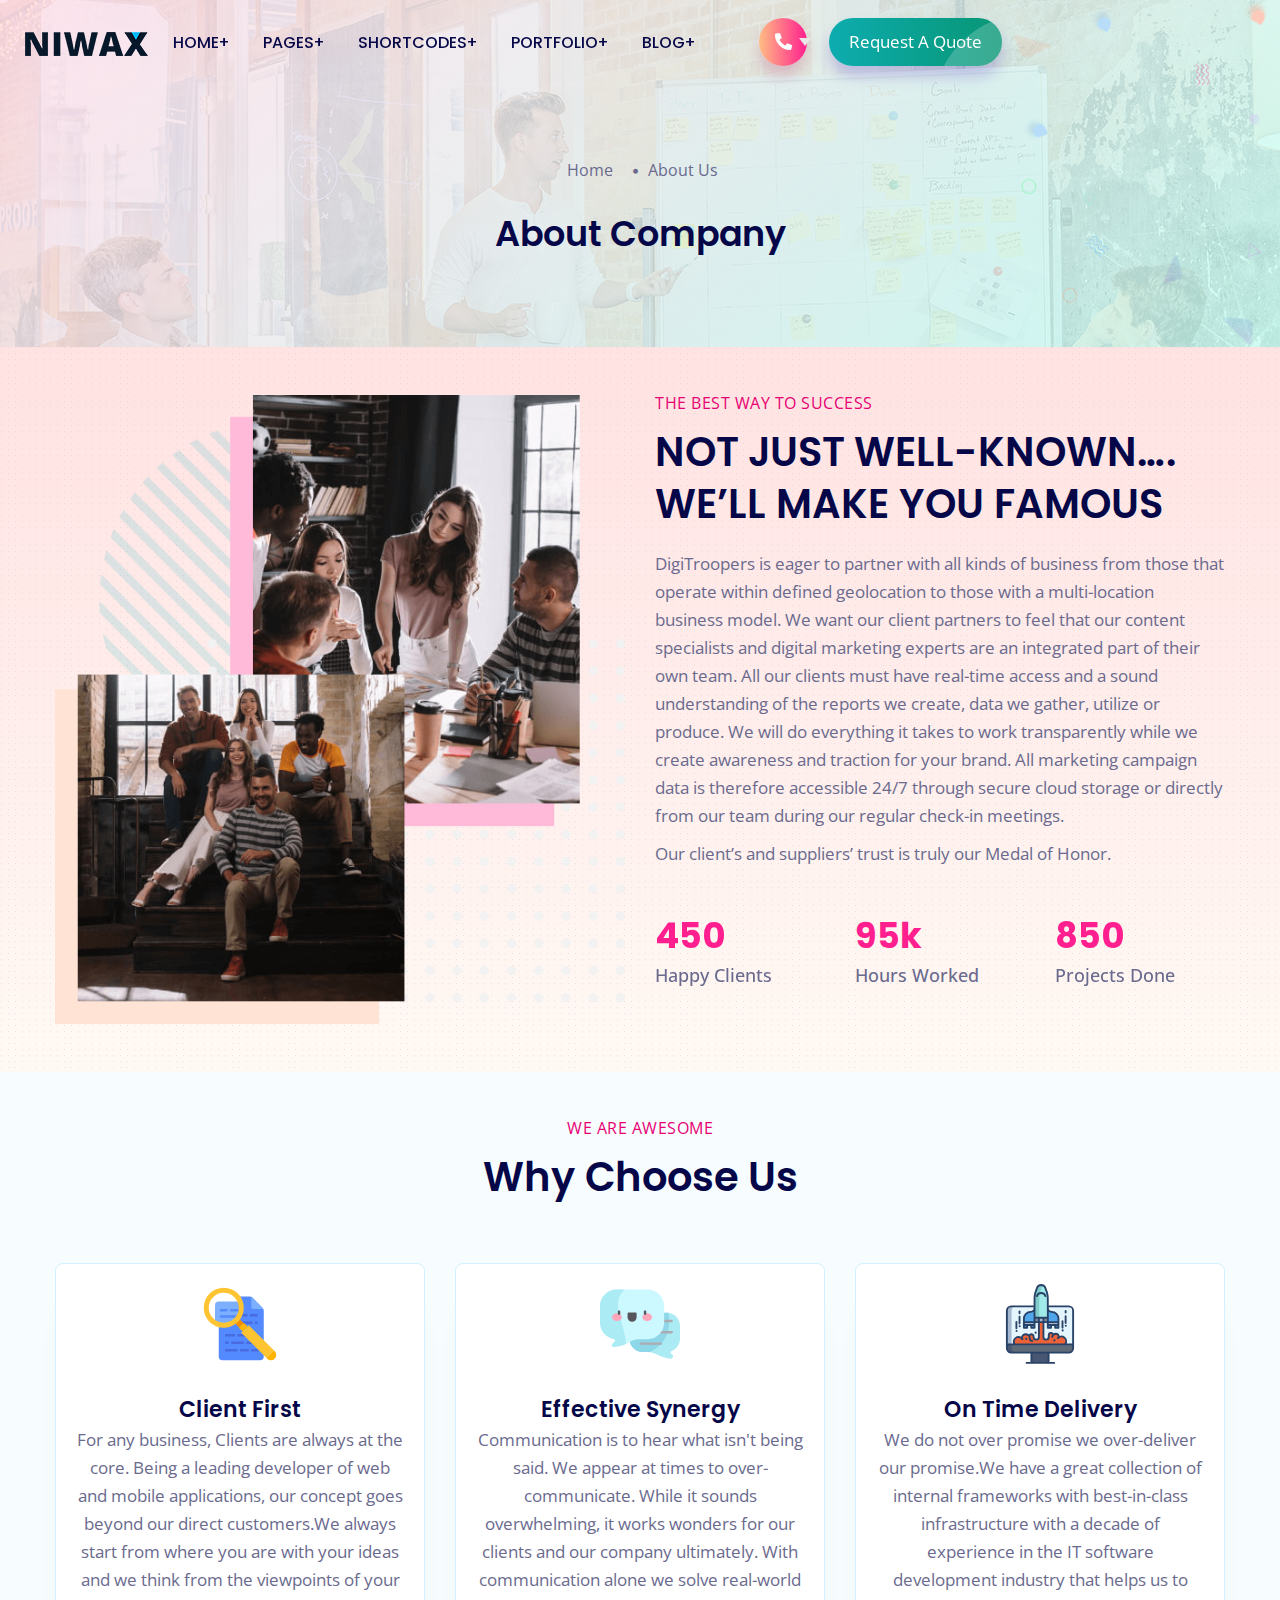
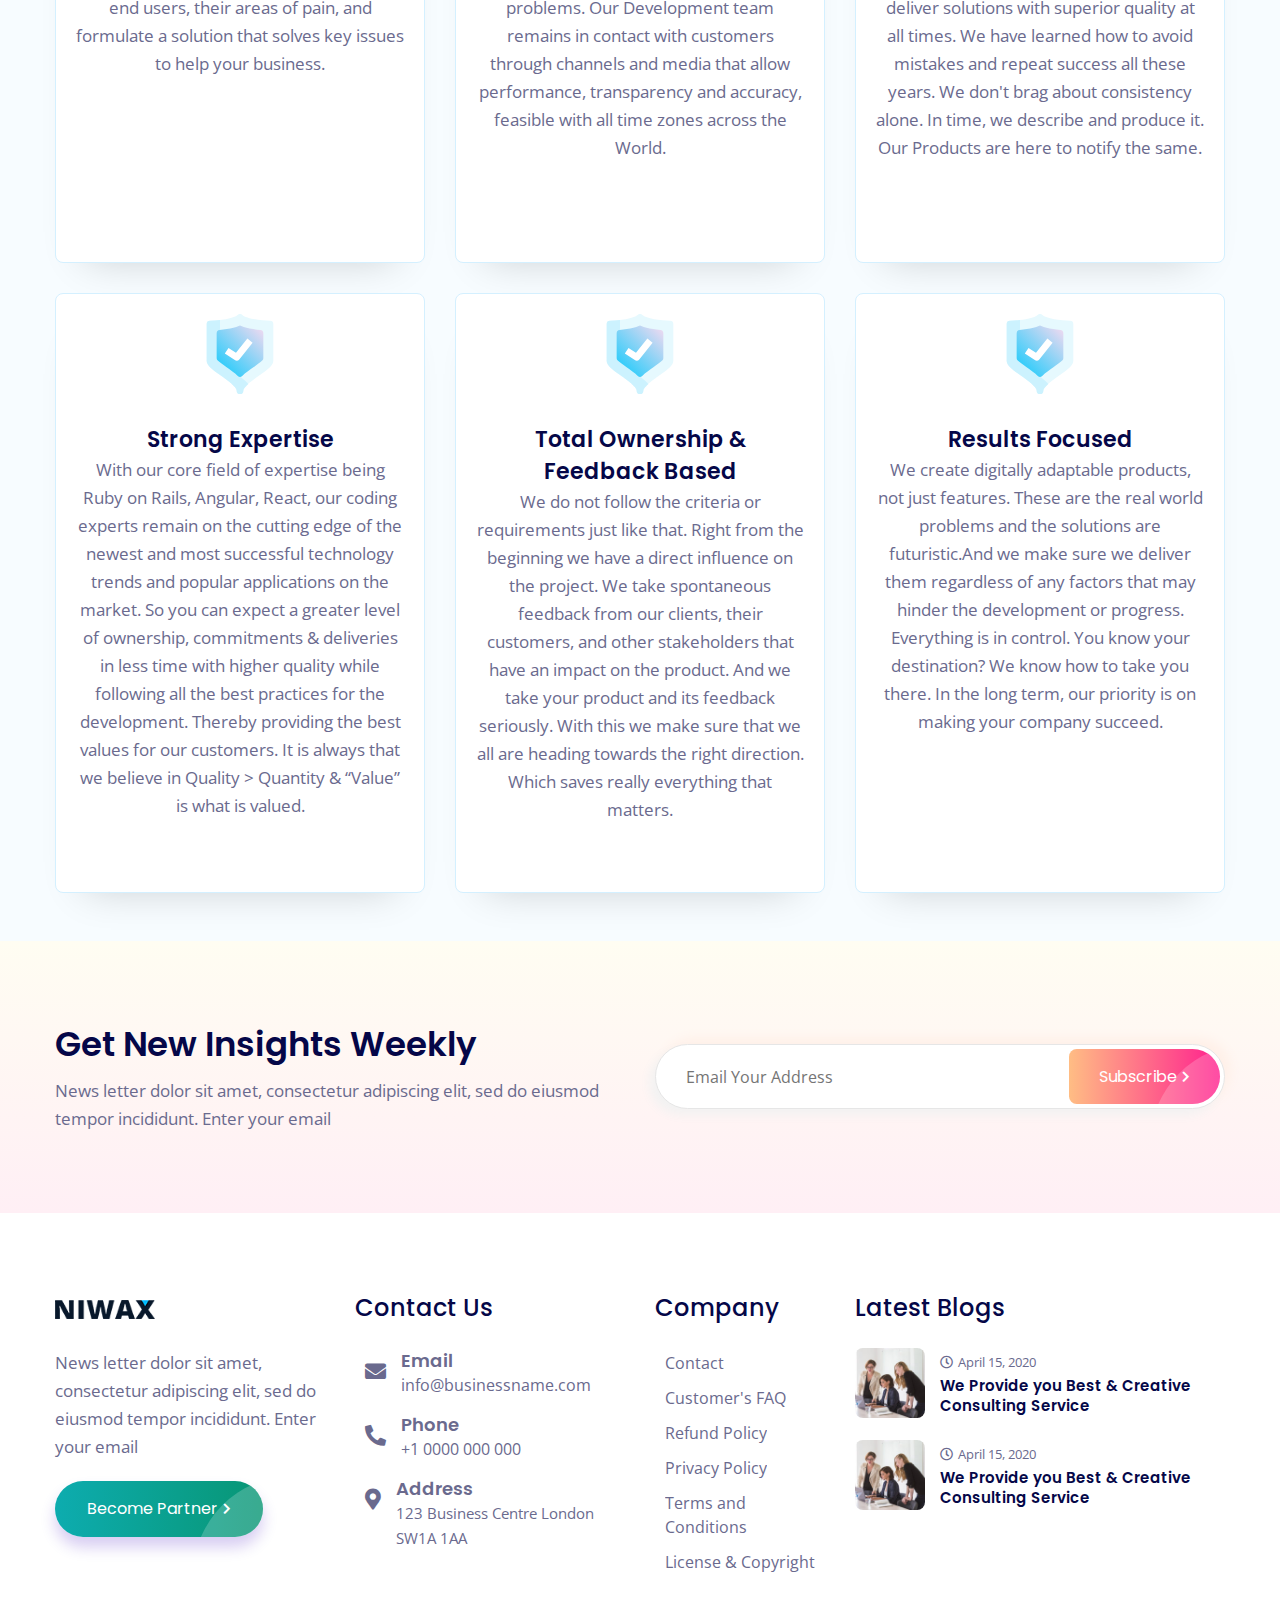
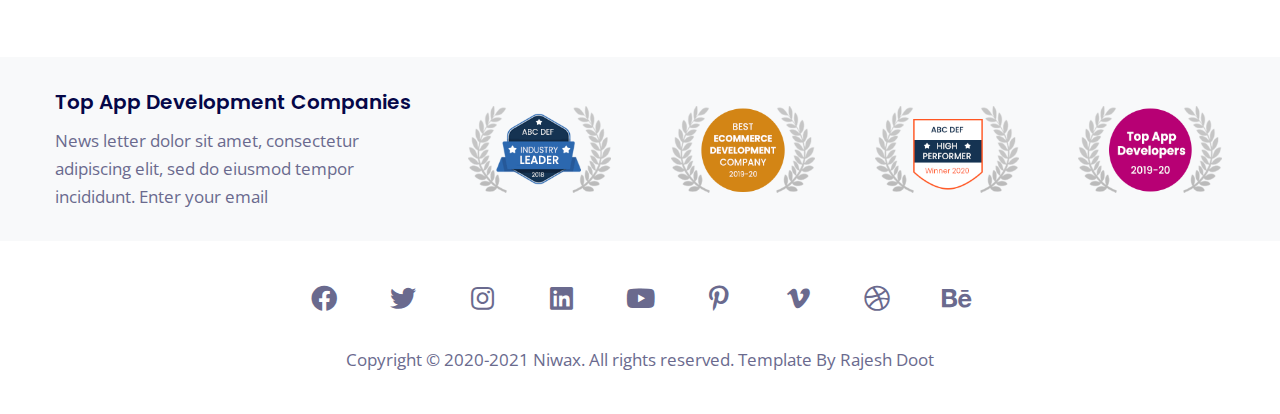
<file: about-us.html>
<!DOCTYPE html>
<html lang="en" class="no-js">
  <head>
    <meta charset="utf-8"/>
    <title>Niwax - Web Design &amp; Digital Marketing Agency HTML Template</title>
    <meta name="description" content="Creative Agency, Marketing Agency Template">
    <meta name="keywords" content="Creative Agency, Marketing Agency">
    <meta name="author" content="rajesh-doot">
    <meta name="viewport" content="width=device-width,initial-scale=1">
    <meta http-equiv="X-UA-Compatible" content="IE=edge">
     <!--website-favicon-->
    <link href="images/favicon.png" rel="icon">
    <!--plugin-css-->
   <link href="css/bootstrap.min.css" rel="stylesheet">
    <link href="css/plugin.min.css" rel="stylesheet">   
    <link href="https://cdnjs.cloudflare.com/ajax/libs/font-awesome/5.11.2/css/all.min.css" rel="stylesheet">   
    <link href="https://fonts.googleapis.com/css2?family=Open+Sans:wght@400;600;700&family=Poppins:wght@300;400;500;600;700;800;900&display=swap" rel="stylesheet">
    <!-- template-style-->
	<link href="css/style.css" rel="stylesheet">
	<link href="css/responsive.css" rel="stylesheet">
	<link href="css/darkmode.css" rel="stylesheet">
 </head>
 <body>      
	<!--Start Header -->
		<header class="nav-bg-w main-header navfix fixed-top menu-white">
			<div class="container-fluid m-pad">
				<div class="menu-header">
				   <div class="dsk-logo"><a class="nav-brand" href="index.html">
					  <img src="images/white-logo.png" alt="Logo" class="mega-white-logo"/>
					  <img src="images/logo.png" alt="Logo" class="mega-darks-logo"/>
					  </a>
				   </div>
				   <div class="custom-nav" role="navigation">
					  <ul class="nav-list">
						 <li class="sbmenu">
							<a href="#" class="menu-links">Home</a>
							<div class="nx-dropdown">
							   <div class="sub-menu-section">
								  <div class="container">
									 <div class="col-md-12">
										<div class="sub-menu-center-block">
										   <div class="sub-menu-column">
											  <div class="menuheading">Multi-Page Demo</div>
											  <ul>
												 <li><a href="index.html">Homepage</a></li>
												 <li><a href="digital-agency.html">Digital Agency</a></li>
												 <li><a href="digital-agency-dark.html">Digital Agency Dark</a></li>
												 <li><a href="web-design-agency.html">Web Design Agency</a></li>
												 <li><a href="web-design-agency-dark.html">Web Design Agency Dark</a></li>
												 <li><a href="digital-marketing.html">Digital Marketing</a></li>
												 <li><a href="digital-marketing-dark.html">Digital Marketing Dark</a></li>
												 <li><a href="lead-generation.html">Lead Generation Agency</a></li>
												 <li><a href="lead-generation-dark.html">Lead Generation Agency Dark</a></li>
											  </ul>
										   </div>
										   <div class="sub-menu-column">
											  <div class="menuheading">&nbsp;</div>
											  <ul>
												 <li><a href="freelance-portfolio.html">Freelance Portfolio</a></li>
												 <li><a href="freelance-portfolio-dark.html">Freelance Portfolio Dark</a></li>
												 <li><a href="app-development.html">App Development Agency</a></li>
												 <li><a href="minimal-portfolio.html">Minimal Portfolio</a></li>
												 <li><a href="creative-agency.html">Creative Agency</a></li>
												 <li><a href="branding-agency.html">Branding  Agency</a></li>
												 <li><a href="modern-agency.html">Modern Agency</a></li>
												 <li><a href="business-and-startup.html">Business & Startup</a></li>
												 <li><a href="graphic-studio.html">Graphic Studio</a></li>
											  </ul>
										   </div>
										   <div class="sub-menu-column">
											  <div class="menuheading">One-Page Demo</div>
											  <ul>
												 <li><a href="digital-agency-onepage.html">Digital Agency</a></li>
												 <li><a href="digital-agency-dark-onepage.html">Digital Agency Dark</a></li>
												 <li><a href="web-design-agency-onepage.html">Web Design Agency</a></li>
												 <li><a href="web-design-agency-dark-onepage.html">Web Design Agency Dark</a></li>
												 <li><a href="digital-marketing-onepage.html">Digital Marketing</a></li>
												 <li><a href="digital-marketing-dark-onepage.html">Digital Marketing Dark</a></li>
												 <li><a href="lead-generation-onepage.html">Lead Generation Agency</a></li>
												 <li><a href="lead-generation-dark-onepage.html">Lead Generation Agency Dark</a></li>
												 <li><a href="freelance-portfolio-onepage.html">Freelance Portfolio</a></li>
											  </ul>
										   </div>
										   <div class="sub-menu-column">
											  <div class="menuheading">&nbsp;</div>
											  <ul>
												 <li><a href="freelance-portfolio-dark-onepage.html">Freelance Portfolio Dark</a></li>
												 <li><a href="app-development-onepage.html">App Development Agency</a></li>
												 <li><a href="minimal-portfolio-onepage.html">Minimal Portfolio</a></li>
												 <li><a href="creative-agency-onepage.html">Creative Agency</a></li>
												 <li><a href="branding-agency-onepage.html">Branding  Agency</a></li>
												 <li><a href="modern-agency-onepage.html">Modern Agency</a></li>
												 <li><a href="business-and-startup-onepage.html">Business & Startup</a></li>
												 <li><a href="graphic-studio-onepage.html">Graphic Studio</a></li>
											  </ul>
										   </div>
										</div>
									 </div>
								  </div>
							   </div>
							</div>
						 </li>
						 <li class="sbmenu">
							<a href="#" class="menu-links">Pages</a>
							<div class="nx-dropdown">
							   <div class="sub-menu-section">
								  <div class="container">
									 <div class="sub-menu-center-block">
										<div class="sub-menu-column">
										   <ul>
											  <li><a href="about.html">About Us</a></li>
											  <li><a href="why-us.html">Why Us</a></li>
											  <li><a href="team.html">Our Team</a></li>
											  <li><a href="team-details.html">Team Single</a></li>
											  <li><a href="case-study.html">Case Study</a></li>
											  <li><a href="case-study-details.html">Case Study Single</a></li>
										   </ul>
										</div>
										<div class="sub-menu-column">
										   <ul>
											  <li><a href="mission-vision.html">Mission & Vision</a></li>
											  <li><a href="development-process.html">Development Process</a></li>
											  <li><a href="client-reviews.html">Client Reviews</a> </li>
											  <li><a href="clients.html">Our Clients</a></li>
											  <li><a href="get-quote.html">Contact Us</a> </li>
											  <li><a href="get-quote-2.html">Contact Us 2</a> </li>
										   </ul>
										</div>
										<div class="sub-menu-column">
										   <ul>
											  <li><a href="login.html">Login Page</a> </li>
											  <li><a href="service-card.html">Service Card</a> </li>
											  <li><a href="service-web.html">Service Web</a></li>
											  <li><a href="service-app.html">Service Mobile App</a></li>
											  <li><a href="service-marketing.html">Service Digital Marketing</a></li>
											  <li><a href="service-graphic.html">Service Graphic</a></li>
										   </ul>
										</div>
										<div class="sub-menu-column">
										   <ul>
											  <li><a href="career.html">Careers</a> </li>
											  <li><a href="shop-page.html">Shop Single</a> </li>
											  <li><a href="shop-details.html">Shop Details</a> </li>
											  <li><a href="shop-cart.html">Shop Cart</a> </li>
										   </ul>
										</div>
									 </div>
								  </div>
							   </div>
							</div>
						 </li>
						 <li class="sbmenu">
							<a href="#" class="menu-links">Shortcodes</a>
							<div class="nx-dropdown">
							   <div class="sub-menu-section">
								  <div class="container">
									 <div class="sub-menu-center-block">
										<div class="sub-menu-column">
										   <ul>
											  <li><a href="pricing.html">Pricing</a></li>
											  <li><a href="typography.html">Typography</a></li>
											  <li><a href="button.html">Buttons</a></li>
											  <li><a href="locations.html">Office Location</a></li>
										   </ul>
										</div>
										<div class="sub-menu-column">
										   <ul>
											  <li><a href="faq.html">FAQs</a>	</li>
											  <li><a href="tabs.html">Tabs</a></li>
											  <li><a href="error.html">404 Page</a></li>
											  <li><a href="gradients.html">Background Gradients</a></li>
										   </ul>
										</div>
										<div class="sub-menu-column">
										   <ul>
											  <li><a href="header-v1.html">Header v1</a></li>
											  <li><a href="header-v2.html">Header v2</a></li>
											  <li><a href="header-v3.html">Header v3</a></li>
											  <li><a href="footer-design.html">Footer</a></li>
										   </ul>
										</div>
										<div class="sub-menu-column">
										   <ul>
											  <li><a href="hover-animation.html">Hover Animation</a></li>
											  <li><a href="popup-modal.html">Popup Modal</a></li>
											  <li><a href="lists.html">Lists</a></li>
											  <li><a href="bootstrap-components.html">Bootstrap Components</a></li>
										   </ul>
										</div>
									 </div>
								  </div>
							   </div>
							</div>
						 </li>
						 <li class="sbmenu rpdropdown">
							<a href="#" class="menu-links">Portfolio</a>
							<div class="nx-dropdown menu-dorpdown">
							   <div class="sub-menu-section">
								  <div class="sub-menu-center-block">
									 <div class="sub-menu-column smfull">
										<ul>
										   <li><a href="portfolio.html">Portfolio Grid 1</a> </li>
										   <li><a href="portfolio-2.html">Portfolio Grid 2</a> </li>
										   <li><a href="portfolio-block.html">Portfolio Wide Block</a> </li>
										   <li><a href="portfolio-details.html">Portfolio Details</a> </li>
										</ul>
									 </div>
								  </div>
							   </div>
							</div>
						 </li>
						 <li class="sbmenu rpdropdown">
							<a href="#" class="menu-links">Blog</a>
							<div class="nx-dropdown menu-dorpdown">
							   <div class="sub-menu-section">
								  <div class="sub-menu-center-block">
									 <div class="sub-menu-column smfull">
										<ul>
										   <li><a href="blog-grid-1.html">Blog Grid 1</a> </li>
										   <li><a href="blog-grid-2.html">Blog Grid 2</a> </li>
										   <li><a href="blog-right-sidebar.html">Blog Right Sidebar</a> </li>
										   <li><a href="blog-left-sidebar.html">Blog Left Sidebar</a> </li>
										   <li><a href="blog-single.html">Blog Single</a></li>
										</ul>
									 </div>
								  </div>
							   </div>
							</div>
						 </li>
						 <li>
							<a href="#" class="menu-links right-bddr">&nbsp;</a>
							<!--menu right border-->
						 <li class="contact-show">
							<a href="#" class="btn-round- trngl btn-br bg-btn"><i class="fas fa-phone-alt"></i></a>
							<div class="contact-inquiry">
							   <div class="contact-info-">
								  <div class="contct-heading">Niwax Contacts</div>
								  <div class="inquiry-card-nn hrbg">
									 <div class="title-inq-c">FOR HR DEPARTMENT</div>
									 <ul>
										<li class="mb0"><img src="images/flags/us.svg" alt="us office" class="flags-size"> <a href="tel:1111111111" >+1-123-456-7890</a></li>
									 </ul>
								  </div>
								  <div class="inquiry-card-nn">
									 <div class="title-inq-c">FOR SALES DEPARTMENT</div>
									 <ul>
										<li><a href="tel:1111111111"><img src="images/flags/us.svg" alt="us office" class="flags-size"> +1-123-456-7890</a></li>
										<li><a href="tel:1111111111"><img src="images/flags/au.svg" alt="australia office" class="flags-size"> +1-123-456-7890</a></li>
										<li><i class="fab fa-skype"></i><a href="skype:niwax.company?call" >niwax.company</a></li>
										<li><i class="fas fa-envelope"></i><a href="mailto:info@businessname.com" >info@businessname.com</a></li>
									 </ul>
								  </div>
							   </div>
							</div>
						 </li>
						 <li><a href="get-quote.html" class="btn-br bg-btn3 btshad-b2 lnk">Request A Quote <span class="circle"></span></a> </li>
					  </ul>
				   </div>
				   <div class="mobile-menu2">
					  <ul class="mob-nav2">
						 <li><a href="#" class="btn-round- trngl btn-br bg-btn btshad-b1"  data-toggle="modal" data-target="#menu-popup"><i class="fas fa-envelope-open-text"></i></a></li>
						 <li class="navm-"> <a class="toggle" href="#"><span></span></a></li>
					  </ul>
				   </div>
				</div>
				<!--Mobile Menu-->
				<nav id="main-nav">
				   <ul class="first-nav">
					  <li>
						 <a href="#">Home</a>
						 <ul>
							<li>
							   <a href="#">Multi-Page Demo</a>
							   <ul>
								  <li><a href="index.html">Homepage</a></li>
								  <li><a href="digital-agency.html">Digital Agency</a></li>
								  <li><a href="digital-agency-dark.html">Digital Agency Dark</a></li>
								  <li><a href="web-design-agency.html">Web Design Agency</a></li>
								  <li><a href="web-design-agency-dark.html">Web Design Agency Dark</a></li>
								  <li><a href="digital-marketing.html">Digital Marketing</a></li>
								  <li><a href="digital-marketing-dark.html">Digital Marketing Dark</a></li>
								  <li><a href="lead-generation.html">Lead Generation Agency</a></li>
								  <li><a href="lead-generation-dark.html">Lead Generation Agency Dark</a></li>
								  <li><a href="freelance-portfolio.html">Freelance Portfolio</a></li>
								  <li><a href="freelance-portfolio-dark.html">Freelance Portfolio Dark</a></li>
								  <li><a href="minimal-portfolio.html">Minimal Portfolio</a></li>
								  <li><a href="creative-agency.html">Creative Agency</a></li>
								  <li><a href="branding-agency.html">Branding  Agency</a></li>
								  <li><a href="app-development.html">App Development Agency</a></li>
								  <li><a href="modern-agency.html">Modern Agency</a></li>
								  <li><a href="business-and-startup.html">Business & Startup</a></li>
								  <li><a href="graphic-studio.html">Graphic Studio</a></li>
							   </ul>
							</li>
							<li>
							   <a href="#">One-Page Demo</a>
							   <ul>
								  <li><a href="digital-agency-onepage.html">Digital Agency</a></li>
								  <li><a href="digital-agency-dark-onepage.html">Digital Agency Dark</a></li>
								  <li><a href="web-design-agency-onepage.html">Web Design Agency</a></li>
								  <li><a href="web-design-agency-dark-onepage.html">Web Design Agency Dark</a></li>
								  <li><a href="digital-marketing-onepage.html">Digital Marketing</a></li>
								  <li><a href="digital-marketing-dark-onepage.html">Digital Marketing Dark</a></li>
								  <li><a href="lead-generation-onepage.html">Lead Generation Agency</a></li>
								  <li><a href="lead-generation-dark-onepage.html">Lead Generation Agency Dark</a></li>
								  <li><a href="freelance-portfolio-onepage.html">Freelance Portfolio</a></li>
								  <li><a href="freelance-portfolio-dark-onepage.html">Freelance Portfolio Dark</a></li>
								  <li><a href="app-development-onepage.html">App Development Agency</a></li>
								  <li><a href="minimal-portfolio-onepage.html">Minimal Portfolio</a></li>
								  <li><a href="creative-agency-onepage.html">Creative Agency</a></li>
								  <li><a href="branding-agency-onepage.html">Branding  Agency</a></li>
								  <li><a href="modern-agency-onepage.html">Modern Agency</a></li>
								  <li><a href="business-and-startup-onepage.html">Business & Startup</a></li>
								  <li><a href="graphic-studio-onepage.html">Graphic Studio</a></li>
							   </ul>
							</li>
						 </ul>
					  </li>
					  <li>
						 <a href="#">Pages</a>
						 <ul>
							<li><a href="about.html">About Us</a></li>
							<li><a href="why-us.html">Why Us</a></li>
							<li><a href="team.html">Our Team</a></li>
							<li><a href="team-details.html">Team Single</a></li>
							<li><a href="case-study.html">Case Study</a></li>
							<li><a href="case-study-details.html">Case Study Single</a></li>
							<li><a href="mission-vision.html">Mission & Vision</a></li>
							<li><a href="development-process.html">Development Process</a></li>
							<li><a href="client-reviews.html">Client Reviews</a> </li>
							<li><a href="clients.html">Our Clients</a></li>
							<li><a href="get-quote.html">Contact Us</a> </li>
							<li><a href="get-quote-2.html">Contact Us 2</a> </li>
							<li><a href="login.html">Login Page</a> </li>
							<li><a href="service-card.html">Service Card</a> </li>
							<li><a href="service-web.html">Service Web</a></li>
							<li><a href="service-app.html">Service Mobile App</a></li>
							<li><a href="service-marketing.html">Service Digital Marketing</a></li>
							<li><a href="service-graphic.html">Service Graphic</a></li>
							<li><a href="career.html">Careers</a> </li>
							<li><a href="shop-page.html">Shop Single</a> </li>
							<li><a href="shop-details.html">Shop Details</a> </li>
							<li><a href="shop-cart.html">Shop Cart</a> </li>
						 </ul>
					  </li>
					  <li>
						 <a href="#">Shortcodes</a>
						 <ul>
							<li><a href="pricing.html">Pricing</a></li>
							<li><a href="typography.html">Typography</a></li>
							<li><a href="button.html">Buttons</a></li>
							<li><a href="locations.html">Office Location</a></li>
							<li><a href="faq.html">FAQs</a>	</li>
							<li><a href="tabs.html">Tabs</a></li>
							<li><a href="error.html">404 Page</a></li>
							<li><a href="gradients.html">Background Gradients</a></li>
							<li><a href="header-v1.html">Header v1</a></li>
							<li><a href="header-v2.html">Header v2</a></li>
							<li><a href="header-v3.html">Header v3</a></li>
							<li><a href="footer-design.html">Footer</a></li>
							<li><a href="hover-animation.html">Hover Animation</a></li>
							<li><a href="popup-modal.html">Popup Modal</a></li>
							<li><a href="lists.html">Lists</a></li>
							<li><a href="bootstrap-components.html">Bootstrap Components</a></li>
						 </ul>
					  </li>
					  <li>
						 <a href="#">Portfolio</a>
						 <ul>
							<li><a href="portfolio.html">Portfolio Grid 1</a> </li>
							<li><a href="portfolio-2.html">Portfolio Grid 2</a> </li>
							<li><a href="portfolio-block.html">Portfolio Wide Block</a> </li>
							<li><a href="portfolio-details.html">Portfolio Details</a> </li>
						 </ul>
					  </li>
					  <li>
						 <a href="#">Blog</a>
						 <ul>
							<li><a href="blog-grid-1.html">Blog Grid 1</a> </li>
							<li><a href="blog-grid-2.html">Blog Grid 2</a> </li>
							<li><a href="blog-right-sidebar.html">Blog Right Sidebar</a> </li>
							<li><a href="blog-left-sidebar.html">Blog Left Sidebar</a> </li>
							<li><a href="blog-single.html">Blog Single</a></li>
						 </ul>
					  </li>
				   </ul>
				   <ul class="bottom-nav">
					  <li class="prb">
						 <a href="tel:+11111111111">
							<svg xmlns="http://www.w3.org/2000/svg" viewBox="0 0 384 384">
							   <path d="M353.188,252.052c-23.51,0-46.594-3.677-68.469-10.906c-10.719-3.656-23.896-0.302-30.438,6.417l-43.177,32.594
								  c-50.073-26.729-80.917-57.563-107.281-107.26l31.635-42.052c8.219-8.208,11.167-20.198,7.635-31.448
								  c-7.26-21.99-10.948-45.063-10.948-68.583C132.146,13.823,118.323,0,101.333,0H30.813C13.823,0,0,13.823,0,30.813
								  C0,225.563,158.438,384,353.188,384c16.99,0,30.813-13.823,30.813-30.813v-70.323C384,265.875,370.177,252.052,353.188,252.052z"
								  />
							</svg>
						 </a>
					  </li>
					  <li class="prb">
						 <a href="mailto:somewebmedia@gmail.com">
							<svg xmlns="http://www.w3.org/2000/svg" width="24" height="24" viewBox="0 0 24 24">
							   <path d="M20 4H4c-1.1 0-1.99.9-1.99 2L2 18c0 1.1.9 2 2 2h16c1.1 0 2-.9 2-2V6c0-1.1-.9-2-2-2zm0 4l-8 5-8-5V6l8 5 8-5v2z"/>
							   <path d="M0 0h24v24H0z" fill="none"/>
							</svg>
						 </a>
					  </li>
					  <li class="prb">
						 <a href="skype:niwax.company?call">
							<svg enable-background="new 0 0 24 24" height="18" viewBox="0 0 24 24" width="18" xmlns="http://www.w3.org/2000/svg">
							   <path d="m23.309 14.547c1.738-7.81-5.104-14.905-13.139-13.543-4.362-2.707-10.17.352-10.17 5.542 0 1.207.333 2.337.912 3.311-1.615 7.828 5.283 14.821 13.311 13.366 5.675 3.001 11.946-2.984 9.086-8.676zm-7.638 4.71c-2.108.867-5.577.872-7.676-.227-2.993-1.596-3.525-5.189-.943-5.189 1.946 0 1.33 2.269 3.295 3.194.902.417 2.841.46 3.968-.3 1.113-.745 1.011-1.917.406-2.477-1.603-1.48-6.19-.892-8.287-3.483-.911-1.124-1.083-3.107.037-4.545 1.952-2.512 7.68-2.665 10.143-.768 2.274 1.76 1.66 4.096-.175 4.096-2.207 0-1.047-2.888-4.61-2.888-2.583 0-3.599 1.837-1.78 2.731 2.466 1.225 8.75.816 8.75 5.603-.005 1.992-1.226 3.477-3.128 4.253z"/>
							</svg>
						 </a>
					  </li>
				   </ul>
				</nav>
			 </div>
		  </header>
		  <!--Mobile contact-->
		  <div class="popup-modal1">
			 <div class="modal" id="menu-popup">
				<div class="modal-dialog">
				   <div class="modal-content">
					  <div class="modal-header">
						 <div class="common-heading">
							<h4 class="mt0 mb0">Write a Message</h4>
						 </div>
						 <button type="button" class="closes" data-dismiss="modal">&times;</button>
					  </div>
					  <!-- Modal body -->
					  <div class="modal-body">
						 <div class="form-block fdgn2 mt10 mb10">
							<form action="#" method="post" name="feedback-form">
							   <div class="fieldsets row">
								  <div class="col-md-12"><input type="text" placeholder="Full Name" name="name"></div>
								  <div class="col-md-12"><input type="email" placeholder="Email Address" name="email"></div>
								  <div class="col-md-12"><input type="number" placeholder="Contact Number" name="phone"></div>
								  <div class="col-md-12"><input type="text" placeholder="Subject" name="subject"></div>
								  <div class="col-md-12"><textarea placeholder="Message" name="message"></textarea></div>
							   </div>
							   <div class="fieldsets mt20 pb20">
								  <button type="submit" name="submit" class="lnk btn-main bg-btn" data-dismiss="modal">Submit <i class="fas fa-chevron-right fa-icon"></i><span class="circle"></span></button>
							   </div>
							</form>
						 </div>
					  </div>
				   </div>
				</div>
			 </div>
		  </div>
		  <!--Mobile contact-->
	<!--End Header -->

  <!--Breadcrumb Area-->
  <section class="breadcrumb-area banner-1" data-background="images/banner/9.jpg">
    <div class="text-block">
      <div class="container">
        <div class="row">
          <div class="col-lg-12 v-center">
            <div class="bread-inner">
              <div class="bread-menu">
                <ul>
                  <li><a href="index.html">Home</a></li>
                  <li><a href="#">About Us</a></li>
                </ul>
              </div>
              <div class="bread-title">
                <h2>About Company</h2>
              </div>
            </div>
          </div>
        </div>
      </div>
    </div>
  </section>
  <!--End Breadcrumb Area-->
  <!--Start About-->
  <section class="about-agency py-5 bg-gradient1 block-1">
	<div class="container">
		<div class="row">
			<div class="col-lg-6 v-center">
				<div class="about-image"> <img src="images/about/company-about.png" alt="about us" class="img-fluid"> </div>
			</div>
			<div class="col-lg-6">
				<div class="common-heading text-l ">
					<span>THE BEST WAY TO SUCCESS</span>
					<h2>NOT JUST WELL-KNOWN…. WE’LL MAKE YOU FAMOUS</h2>
					<p>DigiTroopers is eager to partner with all kinds of business from those that operate within defined geolocation to those with a multi-location business model. We want our client partners to feel that our content specialists and digital marketing experts are an integrated part of their own team. All our clients must have real-time access and a sound understanding of the reports we create, data we gather, utilize or produce. We will do everything it takes to work transparently while we create awareness and traction for your brand. All marketing campaign data is therefore accessible 24/7 through secure cloud storage or directly from our team during our regular check-in meetings.</p>
					<p>Our client’s and suppliers’ trust is truly our Medal of Honor.</p>
				</div>
				<div class="row in-stats small about-statistics">
					<div class="col-lg-4 col-sm-4">
						<div class="statistics">
							<div class="statnumb counter-number"> <span class="counter">450</span>
								<p>Happy Clients</p>
							</div>
						</div>
					</div>
					<div class="col-lg-4 col-sm-4">
						<div class="statistics">
							<div class="statnumb"> <span class="counter">95</span><span>k</span>
								<p>Hours Worked</p>
							</div>
						</div>
					</div>
					<div class="col-lg-4 col-sm-4">
						<div class="statistics mb0">
							<div class="statnumb counter-number"> <span class="counter">850</span>
								<p>Projects Done</p>
							</div>
						</div>
					</div>
				</div>
			</div>
		</div>
	</div>
</section>
  <!--End About-->
  <!--Start why-choose-->
  <section class="why-choose py-5">
	<div class="container">
		<div class="row justify-content-center text-center">
			<div class="col-lg-6">
				<div class="common-heading">
					<span>We Are Awesome</span>
					<h2 class="mb30">Why Choose Us</h2>
				</div>
			</div>
		</div>
		<div class="row upset">
			<div class="col-lg-4 col-sm-6 mt30">
				<div class="up-hor choose-us">
					<div class="s-card-icon">
						<img src="images/icons/research.svg" alt="service" class="img-fluid">
					</div>
					<h4>Client First</h4>
					<p>For any business, Clients are always at the core. Being a leading developer of web and mobile applications, our concept goes beyond our direct customers.We always start from where you are with your ideas and we think from the viewpoints of your end users, their areas of pain, and formulate a solution that solves key issues to help your business.</p>
				</div>
			</div>
			<div class="col-lg-4 col-sm-6 mt30">
				<div class="up-hor choose-us">
					<div class="s-card-icon">
						<img src="images/icons/chat.svg" alt="service" class="img-fluid">
					</div>
					<h4>Effective Synergy</h4>
					<p>Communication is to hear what isn't being said. We appear at times to over-communicate. While it sounds overwhelming, it works wonders for our clients and our company ultimately. With communication alone we solve real-world problems. Our Development team remains in contact with customers through channels and media that allow performance, transparency and accuracy, feasible with all time zones across the World.</p>
				</div>
			</div>
			<div class="col-lg-4 col-sm-6 mt30">
				<div class="up-hor choose-us">
					<div class="s-card-icon">
						<img src="images/icons/monitor.svg" alt="service" class="img-fluid">
					</div>
					<h4>On Time Delivery</h4>
					<p>We do not over promise we over-deliver our promise.We have a great collection of internal frameworks with best-in-class infrastructure with a decade of experience in the IT software development industry that helps us to deliver solutions with superior quality at all times. We have learned how to avoid mistakes and repeat success all these years. We don't brag about consistency alone. In time, we describe and produce it. Our Products are here to notify the same.</p>
				</div>
			</div>
		</div>
		<div class="row upset">
			<div class="col-lg-4 col-sm-6 mt30">
				<div class="up-hor choose-us">
					<div class="s-card-icon">
						<img src="images/icons/trasparency.svg" alt="service" class="img-fluid">
					</div>
					<h4>Strong Expertise</h4>
					<p>With our core field of expertise being Ruby on Rails, Angular, React, our coding experts remain on the cutting edge of the newest and most successful technology trends and popular applications on the market. So you can expect a greater level of ownership, commitments &amp; deliveries in less time with higher quality while following all the best practices for the development. Thereby providing the best values for our customers. It is always that we believe in Quality &gt; Quantity &amp; “Value” is what is valued.</p>
				</div>
			</div>
			<div class="col-lg-4 col-sm-6 mt30">
				<div class="up-hor choose-us">
					<div class="s-card-icon">
						<img src="images/icons/trasparency.svg" alt="service" class="img-fluid">
					</div>
					<h4>Total Ownership &amp; Feedback Based</h4>
					<p>We do not follow the criteria or requirements just like that. Right from the beginning we have a direct influence on the project. We take spontaneous feedback from our clients, their customers, and other stakeholders that have an impact on the product. And we take your product and its feedback seriously. With this we make sure that we all are heading towards the right direction. Which saves really everything that matters.</p>
				</div>
			</div>
			<div class="col-lg-4 col-sm-6 mt30">
				<div class="up-hor choose-us">
					<div class="s-card-icon">
						<img src="images/icons/trasparency.svg" alt="service" class="img-fluid">
					</div>
					<h4>Results Focused</h4>
					<p>We create digitally adaptable products, not just features. These are the real world problems and the solutions are futuristic.And we make sure we deliver them regardless of any factors that may hinder the development or progress. Everything is in control. You know your destination? We know how to take you there. In the long term, our priority is on making your company succeed.</p>
				</div>
			</div>
		</div>
	</div>
</section>
  <!--End why-choose-->
  <!--Start Footer-->
<footer>
<div class="footer-row1">
<div class="container">
  <div class="row">
    <div class="col-lg-6">
      <div class="email-subs">
        <h3>Get New Insights Weekly</h3>
        <p>News letter dolor sit amet, consectetur adipiscing elit, sed do eiusmod tempor incididunt. Enter your email</p>
      </div>
    </div>
    <div class="col-lg-6 v-center">
      <div class="email-subs-form">
        <form>
          <input type="email" placeholder="Email Your Address" name="emails">
          <button type="submit" name="submit" class="lnk btn-main bg-btn">Subscribe <i class="fas fa-chevron-right fa-icon"></i><span class="circle"></span></button>
        </form>
      </div>
    </div>
  </div>
</div>
</div>
<div class="footer-row2">
<div class="container">
  <div class="row justify-content-between">
    <div class="col-lg-3 col-sm-6  ftr-brand-pp">
      <a class="navbar-brand mt30 mb25" href="#"> <img src="images/logo.png" alt="Logo" width="100" /></a>
      <p>News letter dolor sit amet, consectetur adipiscing elit, sed do eiusmod tempor incididunt. Enter your email</p>
      <a href="#" class="btn-main bg-btn3 lnk mt20">Become Partner <i class="fas fa-chevron-right fa-icon"></i><span class="circle"></span></a>
    </div>
    <div class="col-lg-3 col-sm-6">
      <h5>Contact Us</h5>
      <ul class="footer-address-list ftr-details">
        <li>
          <span><i class="fas fa-envelope"></i></span>
          <p>Email <span> <a href="mailto:info@businessname.com">info@businessname.com</a></span></p>
        </li>
        <li>
          <span><i class="fas fa-phone-alt"></i></span>
          <p>Phone <span> <a href="tel:+10000000000">+1 0000 000 000</a></span></p>
        </li>
        <li>
          <span><i class="fas fa-map-marker-alt"></i></span>
          <p>Address <span> 123 Business Centre London SW1A 1AA</span></p>
        </li>
      </ul>
    </div>
    <div class="col-lg-2 col-sm-6">
      <h5>Company</h5>
      <ul class="footer-address-list link-hover">
        <li><a href="get-quote.html">Contact</a></li>
        <li><a href="javascript:void(0)">Customer's FAQ</a></li>
        <li><a href="javascript:void(0)">Refund Policy</a></li>
        <li><a href="javascript:void(0)">Privacy Policy</a></li>
        <li><a href="javascript:void(0)">Terms and Conditions</a></li>
        <li><a href="javascript:void(0)">License & Copyright</a></li>
      </ul>
    </div>
    <div class="col-lg-4 col-sm-6 footer-blog-">
      <h5>Latest Blogs</h5>
      <div class="single-blog-">
        <div class="post-thumb"><a href="#"><img src="images/blog/blog-small.jpg" alt="blog"></a></div>
        <div class="content">
          <p class="post-meta"><span class="post-date"><i class="far fa-clock"></i>April 15, 2020</span></p>
          <h4 class="title"><a href="blog-sngle.html">We Provide you Best &amp; Creative Consulting Service</a></h4>
        </div>
      </div>
      <div class="single-blog-">
        <div class="post-thumb"><a href="#"><img src="images/blog/blog-small.jpg" alt="blog"></a></div>
        <div class="content">
          <p class="post-meta"><span class="post-date"><i class="far fa-clock"></i>April 15, 2020</span></p>
          <h4 class="title"><a href="blog-sngle.html">We Provide you Best &amp; Creative Consulting Service</a></h4>
        </div>
      </div>
    </div>
  </div>
</div>
</div>
<div class="footer-brands">
<div class="container">
  <div class="row">
    <div class="col-lg-4 v-center">
      <h5 class="mb10">Top App Development Companies</h5>
      <p>News letter dolor sit amet, consectetur adipiscing elit, sed do eiusmod tempor incididunt. Enter your email</p>
    </div>
    <div class="col-lg-8 v-center">
      <ul class="footer-badges-">
        <li><a href="#"><img src="images/about/badges-a.png" alt="badges"></a></li>
        <li><a href="#"><img src="images/about/badges-b.png" alt="badges"></a></li>
        <li><a href="#"><img src="images/about/badges-c.png" alt="badges"></a></li>
        <li><a href="#"><img src="images/about/badges-d.png" alt="badges"></a></li>
      </ul>
    </div>
  </div>
</div>
</div>
<div class="footer-row3">
<div class="copyright">
  <div class="container">
    <div class="row">
      <div class="col-lg-12">
        <div class="footer-social-media-icons">
          <a href="javascript:void(0)" target="blank"><i class="fab fa-facebook"></i></a>
          <a href="javascript:void(0)" target="blank"><i class="fab fa-twitter"></i></a>
          <a href="javascript:void(0)" target="blank"><i class="fab fa-instagram"></i></a>
          <a href="javascript:void(0)" target="blank"><i class="fab fa-linkedin"></i></a>
          <a href="javascript:void(0)" target="blank"><i class="fab fa-youtube"></i></a>
          <a href="javascript:void(0)" target="blank"><i class="fab fa-pinterest-p"></i></a>
          <a href="javascript:void(0)" target="blank"><i class="fab fa-vimeo-v"></i></a>
          <a href="javascript:void(0)" target="blank"><i class="fab fa-dribbble"></i></a>
          <a href="javascript:void(0)" target="blank"><i class="fab fa-behance"></i></a>
        </div>
        <div class="footer-">
          <p>Copyright &copy; 2020-2021 Niwax. All rights reserved. Template By <a href="https://themeforest.net/user/rajesh-doot/portfolio" target="blank">Rajesh Doot</a></p>
        </div>
      </div>
    </div>
  </div>
</div>
</div>
</footer>
  <!--End Footer-->

<!-- js placed at the end of the document so the pages load faster -->
<script src="js/vendor/modernizr-3.5.0.min.js"></script>
<script src="js/jquery.min.js"></script>
<script src="js/bootstrap.bundle.min.js"></script> 
<script src="js/plugin.min.js"></script>
<!--common script file-->
<script src="js/main.js"></script>
</body>
</html>
</file>
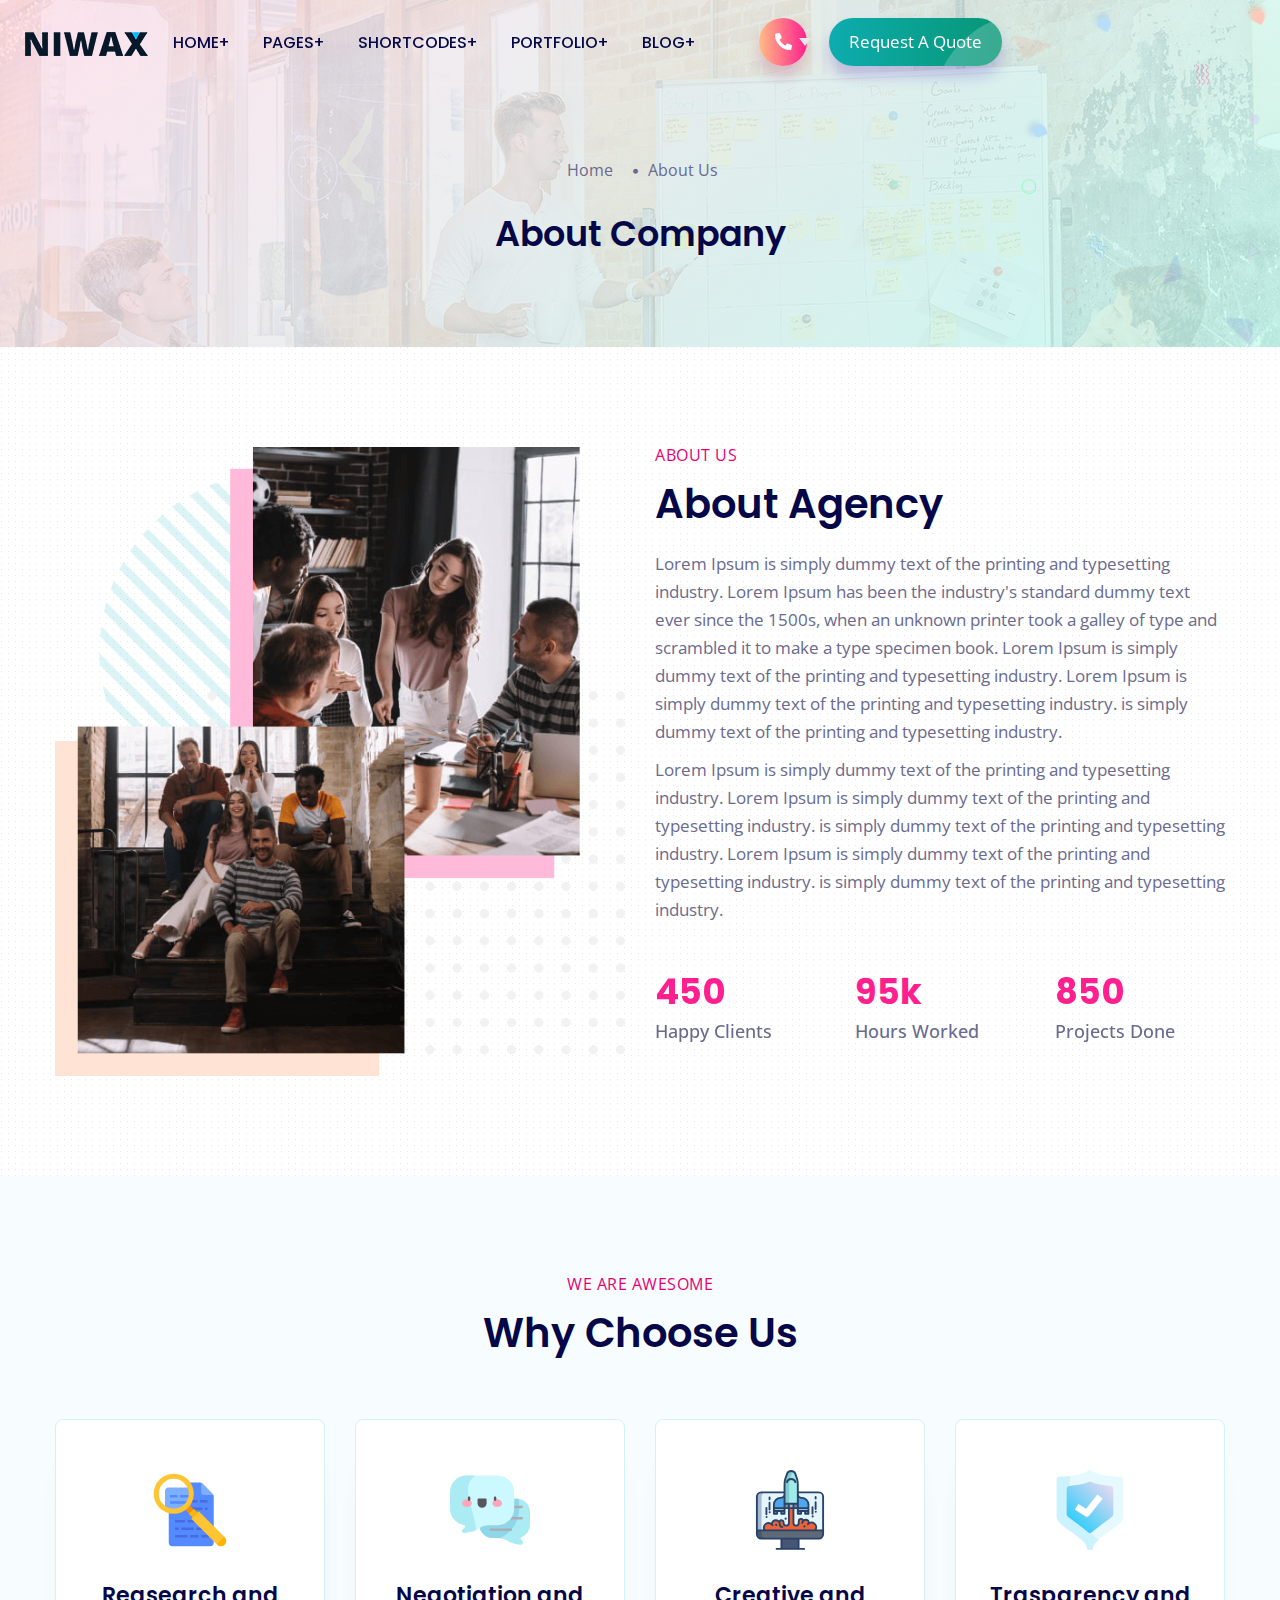
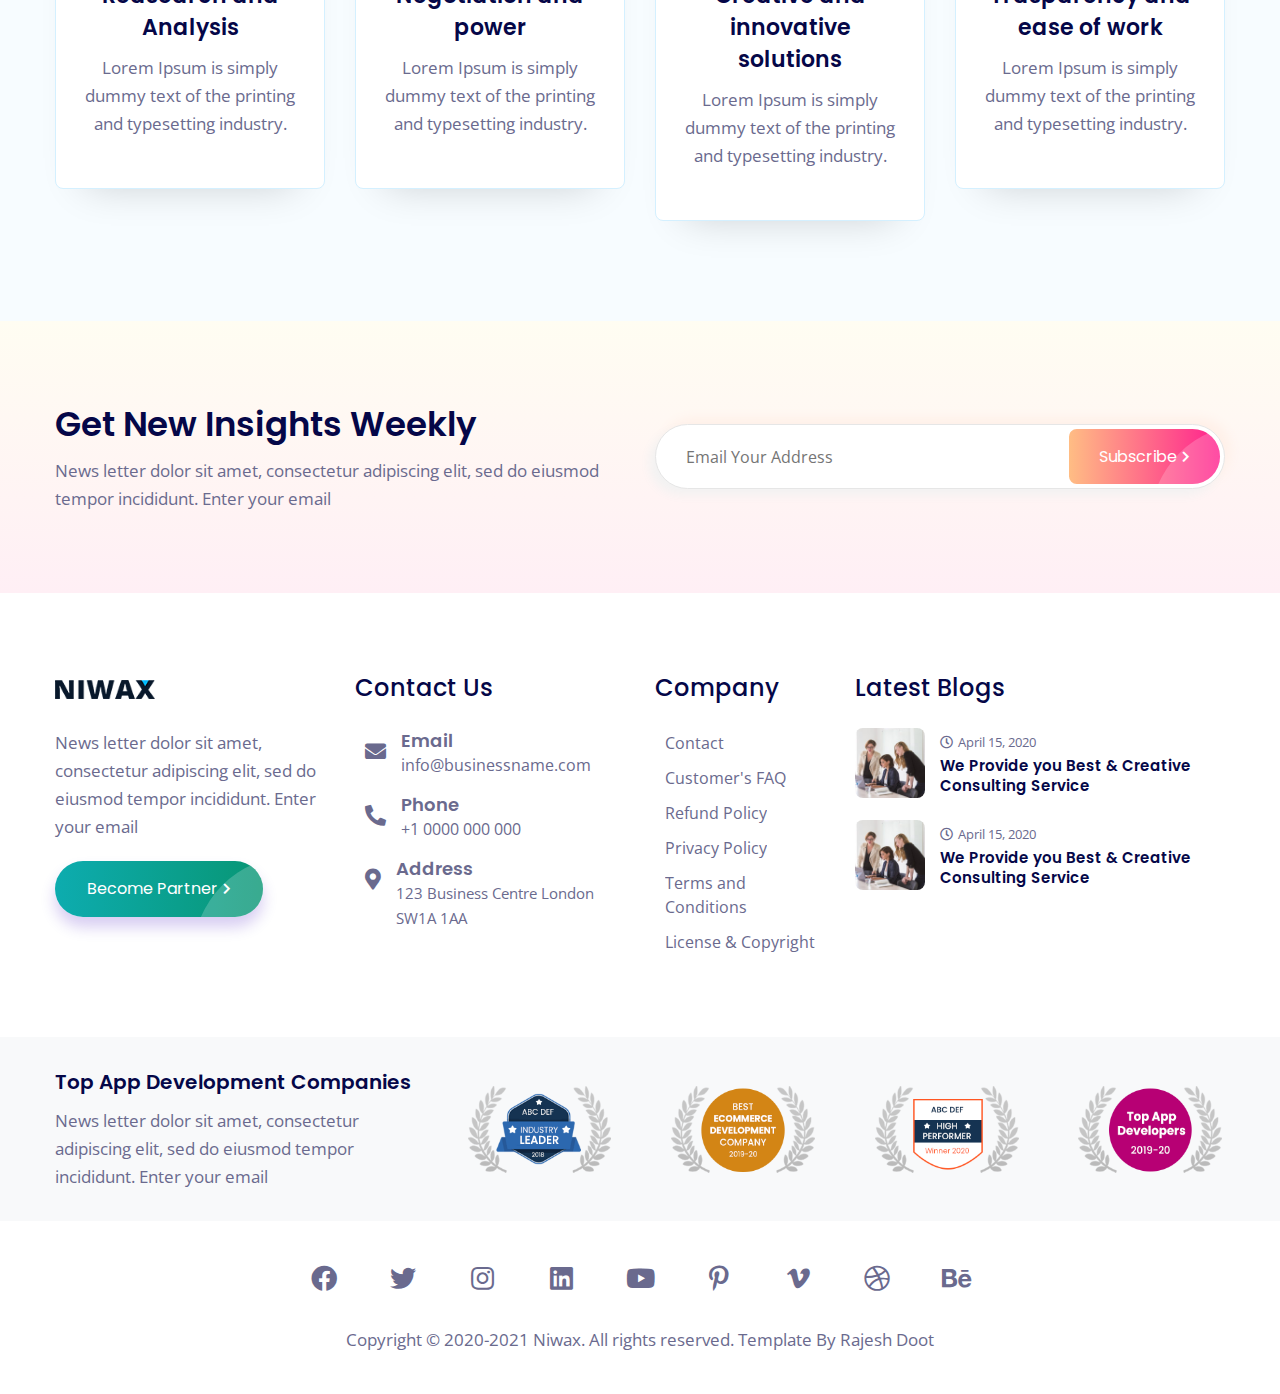
<file: about.html>
<!DOCTYPE html>
<html lang="en" class="no-js">
  <head>
    <meta charset="utf-8"/>
    <title>Niwax - Web Design &amp; Digital Marketing Agency HTML Template</title>
    <meta name="description" content="Creative Agency, Marketing Agency Template">
    <meta name="keywords" content="Creative Agency, Marketing Agency">
    <meta name="author" content="rajesh-doot">
    <meta name="viewport" content="width=device-width,initial-scale=1">
    <meta http-equiv="X-UA-Compatible" content="IE=edge">
     <!--website-favicon-->
    <link href="images/favicon.png" rel="icon">
    <!--plugin-css-->
   <link href="css/bootstrap.min.css" rel="stylesheet">
    <link href="css/plugin.min.css" rel="stylesheet">   
    <link href="https://cdnjs.cloudflare.com/ajax/libs/font-awesome/5.11.2/css/all.min.css" rel="stylesheet">   
    <link href="https://fonts.googleapis.com/css2?family=Open+Sans:wght@400;600;700&family=Poppins:wght@300;400;500;600;700;800;900&display=swap" rel="stylesheet">
    <!-- template-style-->
	<link href="css/style.css" rel="stylesheet">
	<link href="css/responsive.css" rel="stylesheet">
	<link href="css/darkmode.css" rel="stylesheet">
 </head>
 <body>      
	<!--Start Header -->
		<header class="nav-bg-w main-header navfix fixed-top menu-white">
			<div class="container-fluid m-pad">
				<div class="menu-header">
				   <div class="dsk-logo"><a class="nav-brand" href="index.html">
					  <img src="images/white-logo.png" alt="Logo" class="mega-white-logo"/>
					  <img src="images/logo.png" alt="Logo" class="mega-darks-logo"/>
					  </a>
				   </div>
				   <div class="custom-nav" role="navigation">
					  <ul class="nav-list">
						 <li class="sbmenu">
							<a href="#" class="menu-links">Home</a>
							<div class="nx-dropdown">
							   <div class="sub-menu-section">
								  <div class="container">
									 <div class="col-md-12">
										<div class="sub-menu-center-block">
										   <div class="sub-menu-column">
											  <div class="menuheading">Multi-Page Demo</div>
											  <ul>
												 <li><a href="index.html">Homepage</a></li>
												 <li><a href="digital-agency.html">Digital Agency</a></li>
												 <li><a href="digital-agency-dark.html">Digital Agency Dark</a></li>
												 <li><a href="web-design-agency.html">Web Design Agency</a></li>
												 <li><a href="web-design-agency-dark.html">Web Design Agency Dark</a></li>
												 <li><a href="digital-marketing.html">Digital Marketing</a></li>
												 <li><a href="digital-marketing-dark.html">Digital Marketing Dark</a></li>
												 <li><a href="lead-generation.html">Lead Generation Agency</a></li>
												 <li><a href="lead-generation-dark.html">Lead Generation Agency Dark</a></li>
											  </ul>
										   </div>
										   <div class="sub-menu-column">
											  <div class="menuheading">&nbsp;</div>
											  <ul>
												 <li><a href="freelance-portfolio.html">Freelance Portfolio</a></li>
												 <li><a href="freelance-portfolio-dark.html">Freelance Portfolio Dark</a></li>
												 <li><a href="app-development.html">App Development Agency</a></li>
												 <li><a href="minimal-portfolio.html">Minimal Portfolio</a></li>
												 <li><a href="creative-agency.html">Creative Agency</a></li>
												 <li><a href="branding-agency.html">Branding  Agency</a></li>
												 <li><a href="modern-agency.html">Modern Agency</a></li>
												 <li><a href="business-and-startup.html">Business & Startup</a></li>
												 <li><a href="graphic-studio.html">Graphic Studio</a></li>
											  </ul>
										   </div>
										   <div class="sub-menu-column">
											  <div class="menuheading">One-Page Demo</div>
											  <ul>
												 <li><a href="digital-agency-onepage.html">Digital Agency</a></li>
												 <li><a href="digital-agency-dark-onepage.html">Digital Agency Dark</a></li>
												 <li><a href="web-design-agency-onepage.html">Web Design Agency</a></li>
												 <li><a href="web-design-agency-dark-onepage.html">Web Design Agency Dark</a></li>
												 <li><a href="digital-marketing-onepage.html">Digital Marketing</a></li>
												 <li><a href="digital-marketing-dark-onepage.html">Digital Marketing Dark</a></li>
												 <li><a href="lead-generation-onepage.html">Lead Generation Agency</a></li>
												 <li><a href="lead-generation-dark-onepage.html">Lead Generation Agency Dark</a></li>
												 <li><a href="freelance-portfolio-onepage.html">Freelance Portfolio</a></li>
											  </ul>
										   </div>
										   <div class="sub-menu-column">
											  <div class="menuheading">&nbsp;</div>
											  <ul>
												 <li><a href="freelance-portfolio-dark-onepage.html">Freelance Portfolio Dark</a></li>
												 <li><a href="app-development-onepage.html">App Development Agency</a></li>
												 <li><a href="minimal-portfolio-onepage.html">Minimal Portfolio</a></li>
												 <li><a href="creative-agency-onepage.html">Creative Agency</a></li>
												 <li><a href="branding-agency-onepage.html">Branding  Agency</a></li>
												 <li><a href="modern-agency-onepage.html">Modern Agency</a></li>
												 <li><a href="business-and-startup-onepage.html">Business & Startup</a></li>
												 <li><a href="graphic-studio-onepage.html">Graphic Studio</a></li>
											  </ul>
										   </div>
										</div>
									 </div>
								  </div>
							   </div>
							</div>
						 </li>
						 <li class="sbmenu">
							<a href="#" class="menu-links">Pages</a>
							<div class="nx-dropdown">
							   <div class="sub-menu-section">
								  <div class="container">
									 <div class="sub-menu-center-block">
										<div class="sub-menu-column">
										   <ul>
											  <li><a href="about.html">About Us</a></li>
											  <li><a href="why-us.html">Why Us</a></li>
											  <li><a href="team.html">Our Team</a></li>
											  <li><a href="team-details.html">Team Single</a></li>
											  <li><a href="case-study.html">Case Study</a></li>
											  <li><a href="case-study-details.html">Case Study Single</a></li>
										   </ul>
										</div>
										<div class="sub-menu-column">
										   <ul>
											  <li><a href="mission-vision.html">Mission & Vision</a></li>
											  <li><a href="development-process.html">Development Process</a></li>
											  <li><a href="client-reviews.html">Client Reviews</a> </li>
											  <li><a href="clients.html">Our Clients</a></li>
											  <li><a href="get-quote.html">Contact Us</a> </li>
											  <li><a href="get-quote-2.html">Contact Us 2</a> </li>
										   </ul>
										</div>
										<div class="sub-menu-column">
										   <ul>
											  <li><a href="login.html">Login Page</a> </li>
											  <li><a href="service-card.html">Service Card</a> </li>
											  <li><a href="service-web.html">Service Web</a></li>
											  <li><a href="service-app.html">Service Mobile App</a></li>
											  <li><a href="service-marketing.html">Service Digital Marketing</a></li>
											  <li><a href="service-graphic.html">Service Graphic</a></li>
										   </ul>
										</div>
										<div class="sub-menu-column">
										   <ul>
											  <li><a href="career.html">Careers</a> </li>
											  <li><a href="shop-page.html">Shop Single</a> </li>
											  <li><a href="shop-details.html">Shop Details</a> </li>
											  <li><a href="shop-cart.html">Shop Cart</a> </li>
										   </ul>
										</div>
									 </div>
								  </div>
							   </div>
							</div>
						 </li>
						 <li class="sbmenu">
							<a href="#" class="menu-links">Shortcodes</a>
							<div class="nx-dropdown">
							   <div class="sub-menu-section">
								  <div class="container">
									 <div class="sub-menu-center-block">
										<div class="sub-menu-column">
										   <ul>
											  <li><a href="pricing.html">Pricing</a></li>
											  <li><a href="typography.html">Typography</a></li>
											  <li><a href="button.html">Buttons</a></li>
											  <li><a href="locations.html">Office Location</a></li>
										   </ul>
										</div>
										<div class="sub-menu-column">
										   <ul>
											  <li><a href="faq.html">FAQs</a>	</li>
											  <li><a href="tabs.html">Tabs</a></li>
											  <li><a href="error.html">404 Page</a></li>
											  <li><a href="gradients.html">Background Gradients</a></li>
										   </ul>
										</div>
										<div class="sub-menu-column">
										   <ul>
											  <li><a href="header-v1.html">Header v1</a></li>
											  <li><a href="header-v2.html">Header v2</a></li>
											  <li><a href="header-v3.html">Header v3</a></li>
											  <li><a href="footer-design.html">Footer</a></li>
										   </ul>
										</div>
										<div class="sub-menu-column">
										   <ul>
											  <li><a href="hover-animation.html">Hover Animation</a></li>
											  <li><a href="popup-modal.html">Popup Modal</a></li>
											  <li><a href="lists.html">Lists</a></li>
											  <li><a href="bootstrap-components.html">Bootstrap Components</a></li>
										   </ul>
										</div>
									 </div>
								  </div>
							   </div>
							</div>
						 </li>
						 <li class="sbmenu rpdropdown">
							<a href="#" class="menu-links">Portfolio</a>
							<div class="nx-dropdown menu-dorpdown">
							   <div class="sub-menu-section">
								  <div class="sub-menu-center-block">
									 <div class="sub-menu-column smfull">
										<ul>
										   <li><a href="portfolio.html">Portfolio Grid 1</a> </li>
										   <li><a href="portfolio-2.html">Portfolio Grid 2</a> </li>
										   <li><a href="portfolio-block.html">Portfolio Wide Block</a> </li>
										   <li><a href="portfolio-details.html">Portfolio Details</a> </li>
										</ul>
									 </div>
								  </div>
							   </div>
							</div>
						 </li>
						 <li class="sbmenu rpdropdown">
							<a href="#" class="menu-links">Blog</a>
							<div class="nx-dropdown menu-dorpdown">
							   <div class="sub-menu-section">
								  <div class="sub-menu-center-block">
									 <div class="sub-menu-column smfull">
										<ul>
										   <li><a href="blog-grid-1.html">Blog Grid 1</a> </li>
										   <li><a href="blog-grid-2.html">Blog Grid 2</a> </li>
										   <li><a href="blog-right-sidebar.html">Blog Right Sidebar</a> </li>
										   <li><a href="blog-left-sidebar.html">Blog Left Sidebar</a> </li>
										   <li><a href="blog-single.html">Blog Single</a></li>
										</ul>
									 </div>
								  </div>
							   </div>
							</div>
						 </li>
						 <li>
							<a href="#" class="menu-links right-bddr">&nbsp;</a>
							<!--menu right border-->
						 <li class="contact-show">
							<a href="#" class="btn-round- trngl btn-br bg-btn"><i class="fas fa-phone-alt"></i></a>
							<div class="contact-inquiry">
							   <div class="contact-info-">
								  <div class="contct-heading">Niwax Contacts</div>
								  <div class="inquiry-card-nn hrbg">
									 <div class="title-inq-c">FOR HR DEPARTMENT</div>
									 <ul>
										<li class="mb0"><img src="images/flags/us.svg" alt="us office" class="flags-size"> <a href="tel:1111111111" >+1-123-456-7890</a></li>
									 </ul>
								  </div>
								  <div class="inquiry-card-nn">
									 <div class="title-inq-c">FOR SALES DEPARTMENT</div>
									 <ul>
										<li><a href="tel:1111111111"><img src="images/flags/us.svg" alt="us office" class="flags-size"> +1-123-456-7890</a></li>
										<li><a href="tel:1111111111"><img src="images/flags/au.svg" alt="australia office" class="flags-size"> +1-123-456-7890</a></li>
										<li><i class="fab fa-skype"></i><a href="skype:niwax.company?call" >niwax.company</a></li>
										<li><i class="fas fa-envelope"></i><a href="mailto:info@businessname.com" >info@businessname.com</a></li>
									 </ul>
								  </div>
							   </div>
							</div>
						 </li>
						 <li><a href="get-quote.html" class="btn-br bg-btn3 btshad-b2 lnk">Request A Quote <span class="circle"></span></a> </li>
					  </ul>
				   </div>
				   <div class="mobile-menu2">
					  <ul class="mob-nav2">
						 <li><a href="#" class="btn-round- trngl btn-br bg-btn btshad-b1"  data-toggle="modal" data-target="#menu-popup"><i class="fas fa-envelope-open-text"></i></a></li>
						 <li class="navm-"> <a class="toggle" href="#"><span></span></a></li>
					  </ul>
				   </div>
				</div>
				<!--Mobile Menu-->
				<nav id="main-nav">
				   <ul class="first-nav">
					  <li>
						 <a href="#">Home</a>
						 <ul>
							<li>
							   <a href="#">Multi-Page Demo</a>
							   <ul>
								  <li><a href="index.html">Homepage</a></li>
								  <li><a href="digital-agency.html">Digital Agency</a></li>
								  <li><a href="digital-agency-dark.html">Digital Agency Dark</a></li>
								  <li><a href="web-design-agency.html">Web Design Agency</a></li>
								  <li><a href="web-design-agency-dark.html">Web Design Agency Dark</a></li>
								  <li><a href="digital-marketing.html">Digital Marketing</a></li>
								  <li><a href="digital-marketing-dark.html">Digital Marketing Dark</a></li>
								  <li><a href="lead-generation.html">Lead Generation Agency</a></li>
								  <li><a href="lead-generation-dark.html">Lead Generation Agency Dark</a></li>
								  <li><a href="freelance-portfolio.html">Freelance Portfolio</a></li>
								  <li><a href="freelance-portfolio-dark.html">Freelance Portfolio Dark</a></li>
								  <li><a href="minimal-portfolio.html">Minimal Portfolio</a></li>
								  <li><a href="creative-agency.html">Creative Agency</a></li>
								  <li><a href="branding-agency.html">Branding  Agency</a></li>
								  <li><a href="app-development.html">App Development Agency</a></li>
								  <li><a href="modern-agency.html">Modern Agency</a></li>
								  <li><a href="business-and-startup.html">Business & Startup</a></li>
								  <li><a href="graphic-studio.html">Graphic Studio</a></li>
							   </ul>
							</li>
							<li>
							   <a href="#">One-Page Demo</a>
							   <ul>
								  <li><a href="digital-agency-onepage.html">Digital Agency</a></li>
								  <li><a href="digital-agency-dark-onepage.html">Digital Agency Dark</a></li>
								  <li><a href="web-design-agency-onepage.html">Web Design Agency</a></li>
								  <li><a href="web-design-agency-dark-onepage.html">Web Design Agency Dark</a></li>
								  <li><a href="digital-marketing-onepage.html">Digital Marketing</a></li>
								  <li><a href="digital-marketing-dark-onepage.html">Digital Marketing Dark</a></li>
								  <li><a href="lead-generation-onepage.html">Lead Generation Agency</a></li>
								  <li><a href="lead-generation-dark-onepage.html">Lead Generation Agency Dark</a></li>
								  <li><a href="freelance-portfolio-onepage.html">Freelance Portfolio</a></li>
								  <li><a href="freelance-portfolio-dark-onepage.html">Freelance Portfolio Dark</a></li>
								  <li><a href="app-development-onepage.html">App Development Agency</a></li>
								  <li><a href="minimal-portfolio-onepage.html">Minimal Portfolio</a></li>
								  <li><a href="creative-agency-onepage.html">Creative Agency</a></li>
								  <li><a href="branding-agency-onepage.html">Branding  Agency</a></li>
								  <li><a href="modern-agency-onepage.html">Modern Agency</a></li>
								  <li><a href="business-and-startup-onepage.html">Business & Startup</a></li>
								  <li><a href="graphic-studio-onepage.html">Graphic Studio</a></li>
							   </ul>
							</li>
						 </ul>
					  </li>
					  <li>
						 <a href="#">Pages</a>
						 <ul>
							<li><a href="about.html">About Us</a></li>
							<li><a href="why-us.html">Why Us</a></li>
							<li><a href="team.html">Our Team</a></li>
							<li><a href="team-details.html">Team Single</a></li>
							<li><a href="case-study.html">Case Study</a></li>
							<li><a href="case-study-details.html">Case Study Single</a></li>
							<li><a href="mission-vision.html">Mission & Vision</a></li>
							<li><a href="development-process.html">Development Process</a></li>
							<li><a href="client-reviews.html">Client Reviews</a> </li>
							<li><a href="clients.html">Our Clients</a></li>
							<li><a href="get-quote.html">Contact Us</a> </li>
							<li><a href="get-quote-2.html">Contact Us 2</a> </li>
							<li><a href="login.html">Login Page</a> </li>
							<li><a href="service-card.html">Service Card</a> </li>
							<li><a href="service-web.html">Service Web</a></li>
							<li><a href="service-app.html">Service Mobile App</a></li>
							<li><a href="service-marketing.html">Service Digital Marketing</a></li>
							<li><a href="service-graphic.html">Service Graphic</a></li>
							<li><a href="career.html">Careers</a> </li>
							<li><a href="shop-page.html">Shop Single</a> </li>
							<li><a href="shop-details.html">Shop Details</a> </li>
							<li><a href="shop-cart.html">Shop Cart</a> </li>
						 </ul>
					  </li>
					  <li>
						 <a href="#">Shortcodes</a>
						 <ul>
							<li><a href="pricing.html">Pricing</a></li>
							<li><a href="typography.html">Typography</a></li>
							<li><a href="button.html">Buttons</a></li>
							<li><a href="locations.html">Office Location</a></li>
							<li><a href="faq.html">FAQs</a>	</li>
							<li><a href="tabs.html">Tabs</a></li>
							<li><a href="error.html">404 Page</a></li>
							<li><a href="gradients.html">Background Gradients</a></li>
							<li><a href="header-v1.html">Header v1</a></li>
							<li><a href="header-v2.html">Header v2</a></li>
							<li><a href="header-v3.html">Header v3</a></li>
							<li><a href="footer-design.html">Footer</a></li>
							<li><a href="hover-animation.html">Hover Animation</a></li>
							<li><a href="popup-modal.html">Popup Modal</a></li>
							<li><a href="lists.html">Lists</a></li>
							<li><a href="bootstrap-components.html">Bootstrap Components</a></li>
						 </ul>
					  </li>
					  <li>
						 <a href="#">Portfolio</a>
						 <ul>
							<li><a href="portfolio.html">Portfolio Grid 1</a> </li>
							<li><a href="portfolio-2.html">Portfolio Grid 2</a> </li>
							<li><a href="portfolio-block.html">Portfolio Wide Block</a> </li>
							<li><a href="portfolio-details.html">Portfolio Details</a> </li>
						 </ul>
					  </li>
					  <li>
						 <a href="#">Blog</a>
						 <ul>
							<li><a href="blog-grid-1.html">Blog Grid 1</a> </li>
							<li><a href="blog-grid-2.html">Blog Grid 2</a> </li>
							<li><a href="blog-right-sidebar.html">Blog Right Sidebar</a> </li>
							<li><a href="blog-left-sidebar.html">Blog Left Sidebar</a> </li>
							<li><a href="blog-single.html">Blog Single</a></li>
						 </ul>
					  </li>
				   </ul>
				   <ul class="bottom-nav">
					  <li class="prb">
						 <a href="tel:+11111111111">
							<svg xmlns="http://www.w3.org/2000/svg" viewBox="0 0 384 384">
							   <path d="M353.188,252.052c-23.51,0-46.594-3.677-68.469-10.906c-10.719-3.656-23.896-0.302-30.438,6.417l-43.177,32.594
								  c-50.073-26.729-80.917-57.563-107.281-107.26l31.635-42.052c8.219-8.208,11.167-20.198,7.635-31.448
								  c-7.26-21.99-10.948-45.063-10.948-68.583C132.146,13.823,118.323,0,101.333,0H30.813C13.823,0,0,13.823,0,30.813
								  C0,225.563,158.438,384,353.188,384c16.99,0,30.813-13.823,30.813-30.813v-70.323C384,265.875,370.177,252.052,353.188,252.052z"
								  />
							</svg>
						 </a>
					  </li>
					  <li class="prb">
						 <a href="mailto:somewebmedia@gmail.com">
							<svg xmlns="http://www.w3.org/2000/svg" width="24" height="24" viewBox="0 0 24 24">
							   <path d="M20 4H4c-1.1 0-1.99.9-1.99 2L2 18c0 1.1.9 2 2 2h16c1.1 0 2-.9 2-2V6c0-1.1-.9-2-2-2zm0 4l-8 5-8-5V6l8 5 8-5v2z"/>
							   <path d="M0 0h24v24H0z" fill="none"/>
							</svg>
						 </a>
					  </li>
					  <li class="prb">
						 <a href="skype:niwax.company?call">
							<svg enable-background="new 0 0 24 24" height="18" viewBox="0 0 24 24" width="18" xmlns="http://www.w3.org/2000/svg">
							   <path d="m23.309 14.547c1.738-7.81-5.104-14.905-13.139-13.543-4.362-2.707-10.17.352-10.17 5.542 0 1.207.333 2.337.912 3.311-1.615 7.828 5.283 14.821 13.311 13.366 5.675 3.001 11.946-2.984 9.086-8.676zm-7.638 4.71c-2.108.867-5.577.872-7.676-.227-2.993-1.596-3.525-5.189-.943-5.189 1.946 0 1.33 2.269 3.295 3.194.902.417 2.841.46 3.968-.3 1.113-.745 1.011-1.917.406-2.477-1.603-1.48-6.19-.892-8.287-3.483-.911-1.124-1.083-3.107.037-4.545 1.952-2.512 7.68-2.665 10.143-.768 2.274 1.76 1.66 4.096-.175 4.096-2.207 0-1.047-2.888-4.61-2.888-2.583 0-3.599 1.837-1.78 2.731 2.466 1.225 8.75.816 8.75 5.603-.005 1.992-1.226 3.477-3.128 4.253z"/>
							</svg>
						 </a>
					  </li>
				   </ul>
				</nav>
			 </div>
		  </header>
		  <!--Mobile contact-->
		  <div class="popup-modal1">
			 <div class="modal" id="menu-popup">
				<div class="modal-dialog">
				   <div class="modal-content">
					  <div class="modal-header">
						 <div class="common-heading">
							<h4 class="mt0 mb0">Write a Message</h4>
						 </div>
						 <button type="button" class="closes" data-dismiss="modal">&times;</button>
					  </div>
					  <!-- Modal body -->
					  <div class="modal-body">
						 <div class="form-block fdgn2 mt10 mb10">
							<form action="#" method="post" name="feedback-form">
							   <div class="fieldsets row">
								  <div class="col-md-12"><input type="text" placeholder="Full Name" name="name"></div>
								  <div class="col-md-12"><input type="email" placeholder="Email Address" name="email"></div>
								  <div class="col-md-12"><input type="number" placeholder="Contact Number" name="phone"></div>
								  <div class="col-md-12"><input type="text" placeholder="Subject" name="subject"></div>
								  <div class="col-md-12"><textarea placeholder="Message" name="message"></textarea></div>
							   </div>
							   <div class="fieldsets mt20 pb20">
								  <button type="submit" name="submit" class="lnk btn-main bg-btn" data-dismiss="modal">Submit <i class="fas fa-chevron-right fa-icon"></i><span class="circle"></span></button>
							   </div>
							</form>
						 </div>
					  </div>
				   </div>
				</div>
			 </div>
		  </div>
		  <!--Mobile contact-->
	<!--End Header -->

  <!--Breadcrumb Area-->
  <section class="breadcrumb-area banner-1" data-background="images/banner/9.jpg">
    <div class="text-block">
      <div class="container">
        <div class="row">
          <div class="col-lg-12 v-center">
            <div class="bread-inner">
              <div class="bread-menu">
                <ul>
                  <li><a href="index.html">Home</a></li>
                  <li><a href="#">About Us</a></li>
                </ul>
              </div>
              <div class="bread-title">
                <h2>About Company</h2>
              </div>
            </div>
          </div>
        </div>
      </div>
    </div>
  </section>
  <!--End Breadcrumb Area-->
  <!--Start About-->
  <section class="about-agency pad-tb block-1">
    <div class="container">
      <div class="row">
        <div class="col-lg-6 v-center">
          <div class="about-image">
            <img src="images/about/company-about.png" alt="about us" class="img-fluid"/>
          </div>
        </div>
        <div class="col-lg-6">
          <div class="common-heading text-l ">
            <span>About Us</span>
            <h2>About Agency</h2>
            <p>Lorem Ipsum is simply dummy text of the printing and typesetting industry. Lorem Ipsum has been the industry's standard dummy text ever since the 1500s, when an unknown printer took a galley of type and scrambled it to make a type specimen book. Lorem Ipsum is simply dummy text of the printing and typesetting industry.  Lorem Ipsum is simply dummy text of the printing and typesetting industry. is simply dummy text of the printing and typesetting industry. </p>
            <p>Lorem Ipsum is simply dummy text of the printing and typesetting industry.  Lorem Ipsum is simply dummy text of the printing and typesetting industry. is simply dummy text of the printing and typesetting industry.   Lorem Ipsum is simply dummy text of the printing and typesetting industry. is simply dummy text of the printing and typesetting industry.</p>
          </div>
          <div class="row in-stats small about-statistics">
            <div class="col-lg-4 col-sm-4">
              <div class="statistics">
                <div class="statnumb counter-number">
                  <span class="counter">450</span>
                  <p>Happy Clients</p>
                </div>
              </div>
            </div>
            <div class="col-lg-4 col-sm-4">
              <div class="statistics">
                <div class="statnumb">
                  <span class="counter">95</span><span>k</span>
                  <p>Hours Worked</p>
                </div>
              </div>
            </div>
            <div class="col-lg-4 col-sm-4">
              <div class="statistics mb0">
                <div class="statnumb counter-number">
                  <span class="counter">850</span>
                  <p>Projects Done</p>
                </div>
              </div>
            </div>
          </div>
        </div>
      </div>
    </div>
  </section>
  <!--End About-->
  <!--Start why-choose-->
  <section class="why-choose pad-tb">
    <div class="container">
      <div class="row justify-content-center">
        <div class="col-lg-6">
          <div class="common-heading">
            <span>We Are Awesome</span>
            <h2 class="mb30">Why Choose Us</h2>
          </div>
        </div>
      </div>
      <div class="row upset">
        <div class="col-lg-3 col-sm-6 mt30">
          <div class="s-block up-hor">
            <div class="s-card-icon"><img src="images/icons/research.svg" alt="service" class="img-fluid"/></div>
            <h4>Reasearch and Analysis</h4>
            <p>Lorem Ipsum is simply dummy text of the printing and typesetting industry.</p>
          </div>
        </div>
        <div class="col-lg-3 col-sm-6 mt30">
          <div class="s-block up-hor">
            <div class="s-card-icon"><img src="images/icons/chat.svg" alt="service" class="img-fluid"/></div>
            <h4>Negotiation and power</h4>
            <p>Lorem Ipsum is simply dummy text of the printing and typesetting industry.</p>
          </div>
        </div>
        <div class="col-lg-3 col-sm-6 mt30">
          <div class="s-block up-hor">
            <div class="s-card-icon"><img src="images/icons/monitor.svg" alt="service" class="img-fluid"/></div>
            <h4>Creative and innovative solutions</h4>
            <p>Lorem Ipsum is simply dummy text of the printing and typesetting industry.</p>
          </div>
        </div>
        <div class="col-lg-3 col-sm-6 mt30">
          <div class="s-block up-hor">
            <div class="s-card-icon"><img src="images/icons/trasparency.svg" alt="service" class="img-fluid"/></div>
            <h4>Trasparency and ease of work</h4>
            <p>Lorem Ipsum is simply dummy text of the printing and typesetting industry.</p>
          </div>
        </div>
      </div>
    </div>
  </section>
  <!--End why-choose-->
  <!--Start Footer-->
<footer>
<div class="footer-row1">
<div class="container">
  <div class="row">
    <div class="col-lg-6">
      <div class="email-subs">
        <h3>Get New Insights Weekly</h3>
        <p>News letter dolor sit amet, consectetur adipiscing elit, sed do eiusmod tempor incididunt. Enter your email</p>
      </div>
    </div>
    <div class="col-lg-6 v-center">
      <div class="email-subs-form">
        <form>
          <input type="email" placeholder="Email Your Address" name="emails">
          <button type="submit" name="submit" class="lnk btn-main bg-btn">Subscribe <i class="fas fa-chevron-right fa-icon"></i><span class="circle"></span></button>
        </form>
      </div>
    </div>
  </div>
</div>
</div>
<div class="footer-row2">
<div class="container">
  <div class="row justify-content-between">
    <div class="col-lg-3 col-sm-6  ftr-brand-pp">
      <a class="navbar-brand mt30 mb25" href="#"> <img src="images/logo.png" alt="Logo" width="100" /></a>
      <p>News letter dolor sit amet, consectetur adipiscing elit, sed do eiusmod tempor incididunt. Enter your email</p>
      <a href="#" class="btn-main bg-btn3 lnk mt20">Become Partner <i class="fas fa-chevron-right fa-icon"></i><span class="circle"></span></a>
    </div>
    <div class="col-lg-3 col-sm-6">
      <h5>Contact Us</h5>
      <ul class="footer-address-list ftr-details">
        <li>
          <span><i class="fas fa-envelope"></i></span>
          <p>Email <span> <a href="mailto:info@businessname.com">info@businessname.com</a></span></p>
        </li>
        <li>
          <span><i class="fas fa-phone-alt"></i></span>
          <p>Phone <span> <a href="tel:+10000000000">+1 0000 000 000</a></span></p>
        </li>
        <li>
          <span><i class="fas fa-map-marker-alt"></i></span>
          <p>Address <span> 123 Business Centre London SW1A 1AA</span></p>
        </li>
      </ul>
    </div>
    <div class="col-lg-2 col-sm-6">
      <h5>Company</h5>
      <ul class="footer-address-list link-hover">
        <li><a href="get-quote.html">Contact</a></li>
        <li><a href="javascript:void(0)">Customer's FAQ</a></li>
        <li><a href="javascript:void(0)">Refund Policy</a></li>
        <li><a href="javascript:void(0)">Privacy Policy</a></li>
        <li><a href="javascript:void(0)">Terms and Conditions</a></li>
        <li><a href="javascript:void(0)">License & Copyright</a></li>
      </ul>
    </div>
    <div class="col-lg-4 col-sm-6 footer-blog-">
      <h5>Latest Blogs</h5>
      <div class="single-blog-">
        <div class="post-thumb"><a href="#"><img src="images/blog/blog-small.jpg" alt="blog"></a></div>
        <div class="content">
          <p class="post-meta"><span class="post-date"><i class="far fa-clock"></i>April 15, 2020</span></p>
          <h4 class="title"><a href="blog-sngle.html">We Provide you Best &amp; Creative Consulting Service</a></h4>
        </div>
      </div>
      <div class="single-blog-">
        <div class="post-thumb"><a href="#"><img src="images/blog/blog-small.jpg" alt="blog"></a></div>
        <div class="content">
          <p class="post-meta"><span class="post-date"><i class="far fa-clock"></i>April 15, 2020</span></p>
          <h4 class="title"><a href="blog-sngle.html">We Provide you Best &amp; Creative Consulting Service</a></h4>
        </div>
      </div>
    </div>
  </div>
</div>
</div>
<div class="footer-brands">
<div class="container">
  <div class="row">
    <div class="col-lg-4 v-center">
      <h5 class="mb10">Top App Development Companies</h5>
      <p>News letter dolor sit amet, consectetur adipiscing elit, sed do eiusmod tempor incididunt. Enter your email</p>
    </div>
    <div class="col-lg-8 v-center">
      <ul class="footer-badges-">
        <li><a href="#"><img src="images/about/badges-a.png" alt="badges"></a></li>
        <li><a href="#"><img src="images/about/badges-b.png" alt="badges"></a></li>
        <li><a href="#"><img src="images/about/badges-c.png" alt="badges"></a></li>
        <li><a href="#"><img src="images/about/badges-d.png" alt="badges"></a></li>
      </ul>
    </div>
  </div>
</div>
</div>
<div class="footer-row3">
<div class="copyright">
  <div class="container">
    <div class="row">
      <div class="col-lg-12">
        <div class="footer-social-media-icons">
          <a href="javascript:void(0)" target="blank"><i class="fab fa-facebook"></i></a>
          <a href="javascript:void(0)" target="blank"><i class="fab fa-twitter"></i></a>
          <a href="javascript:void(0)" target="blank"><i class="fab fa-instagram"></i></a>
          <a href="javascript:void(0)" target="blank"><i class="fab fa-linkedin"></i></a>
          <a href="javascript:void(0)" target="blank"><i class="fab fa-youtube"></i></a>
          <a href="javascript:void(0)" target="blank"><i class="fab fa-pinterest-p"></i></a>
          <a href="javascript:void(0)" target="blank"><i class="fab fa-vimeo-v"></i></a>
          <a href="javascript:void(0)" target="blank"><i class="fab fa-dribbble"></i></a>
          <a href="javascript:void(0)" target="blank"><i class="fab fa-behance"></i></a>
        </div>
        <div class="footer-">
          <p>Copyright &copy; 2020-2021 Niwax. All rights reserved. Template By <a href="https://themeforest.net/user/rajesh-doot/portfolio" target="blank">Rajesh Doot</a></p>
        </div>
      </div>
    </div>
  </div>
</div>
</div>
</footer>
  <!--End Footer-->

<!-- js placed at the end of the document so the pages load faster -->
<script src="js/vendor/modernizr-3.5.0.min.js"></script>
<script src="js/jquery.min.js"></script>
<script src="js/bootstrap.bundle.min.js"></script> 
<script src="js/plugin.min.js"></script>
<!--common script file-->
<script src="js/main.js"></script>
</body>
</html>
</file>
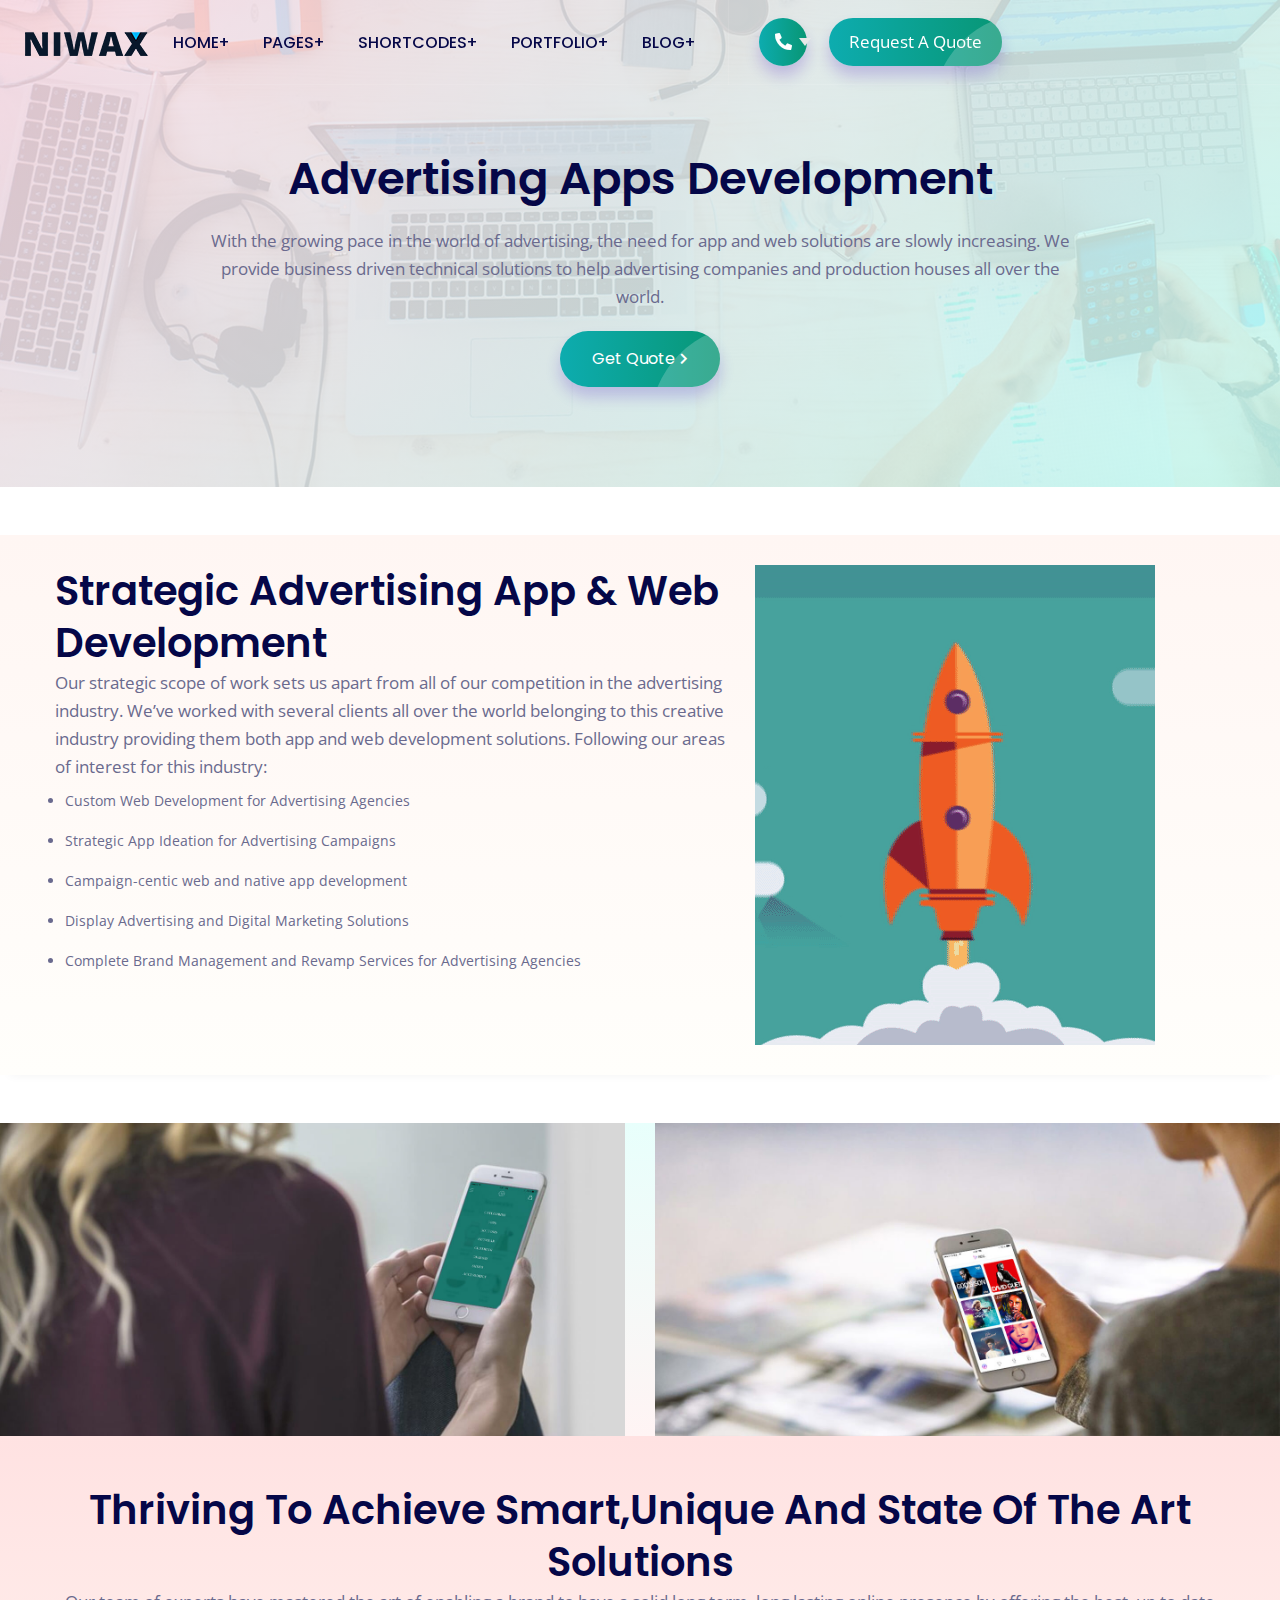
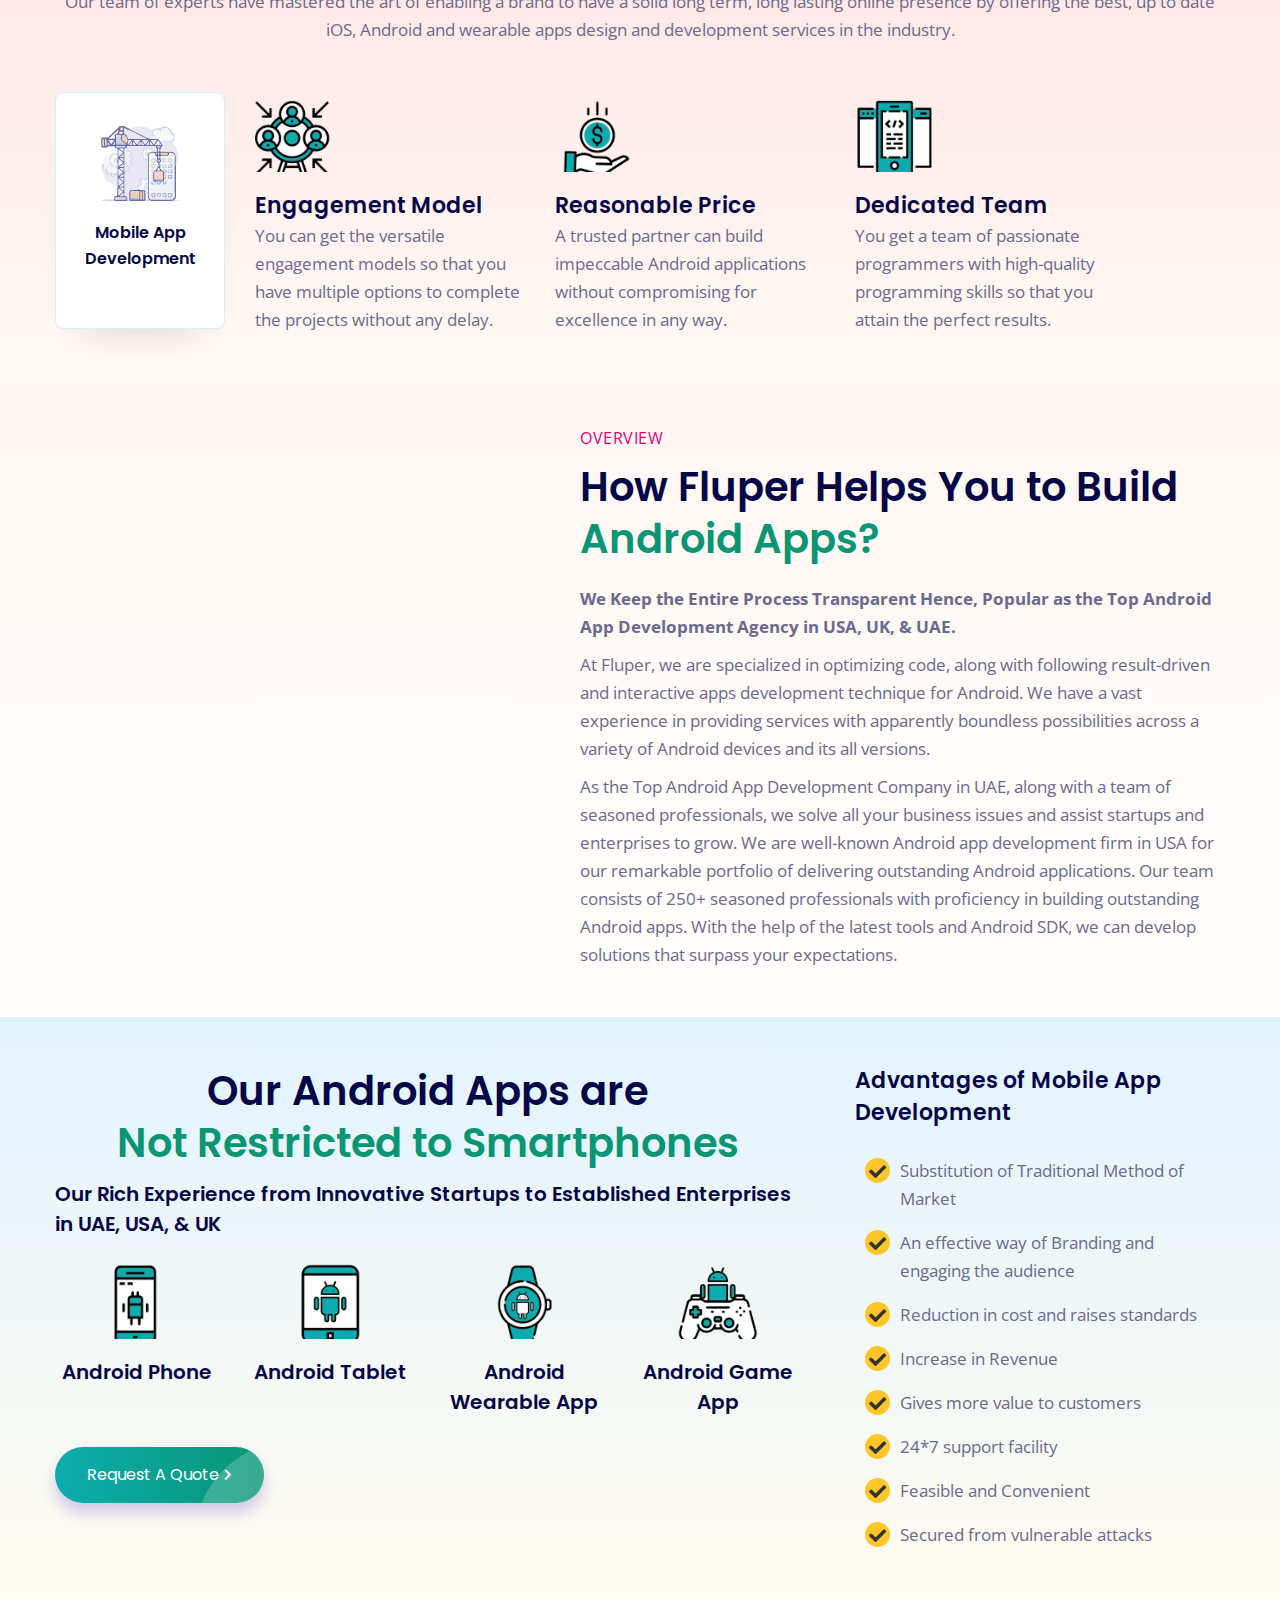
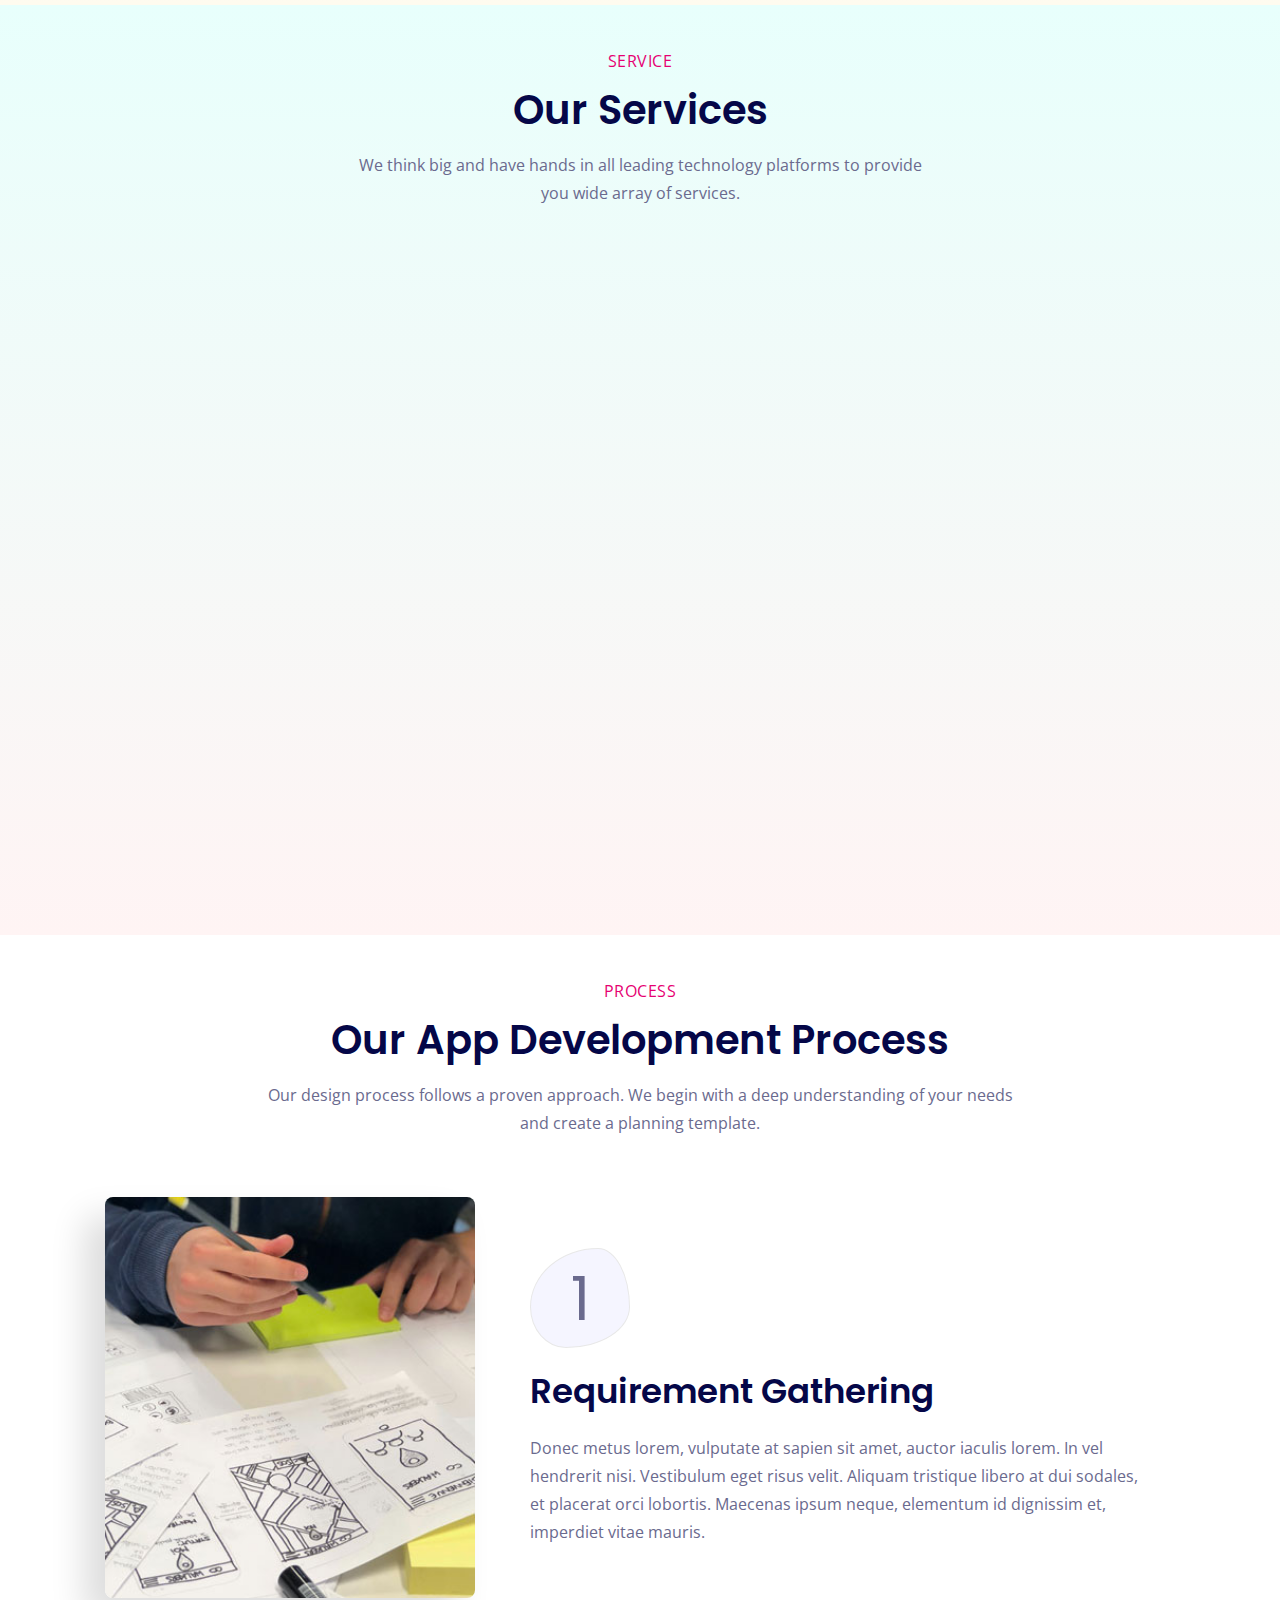
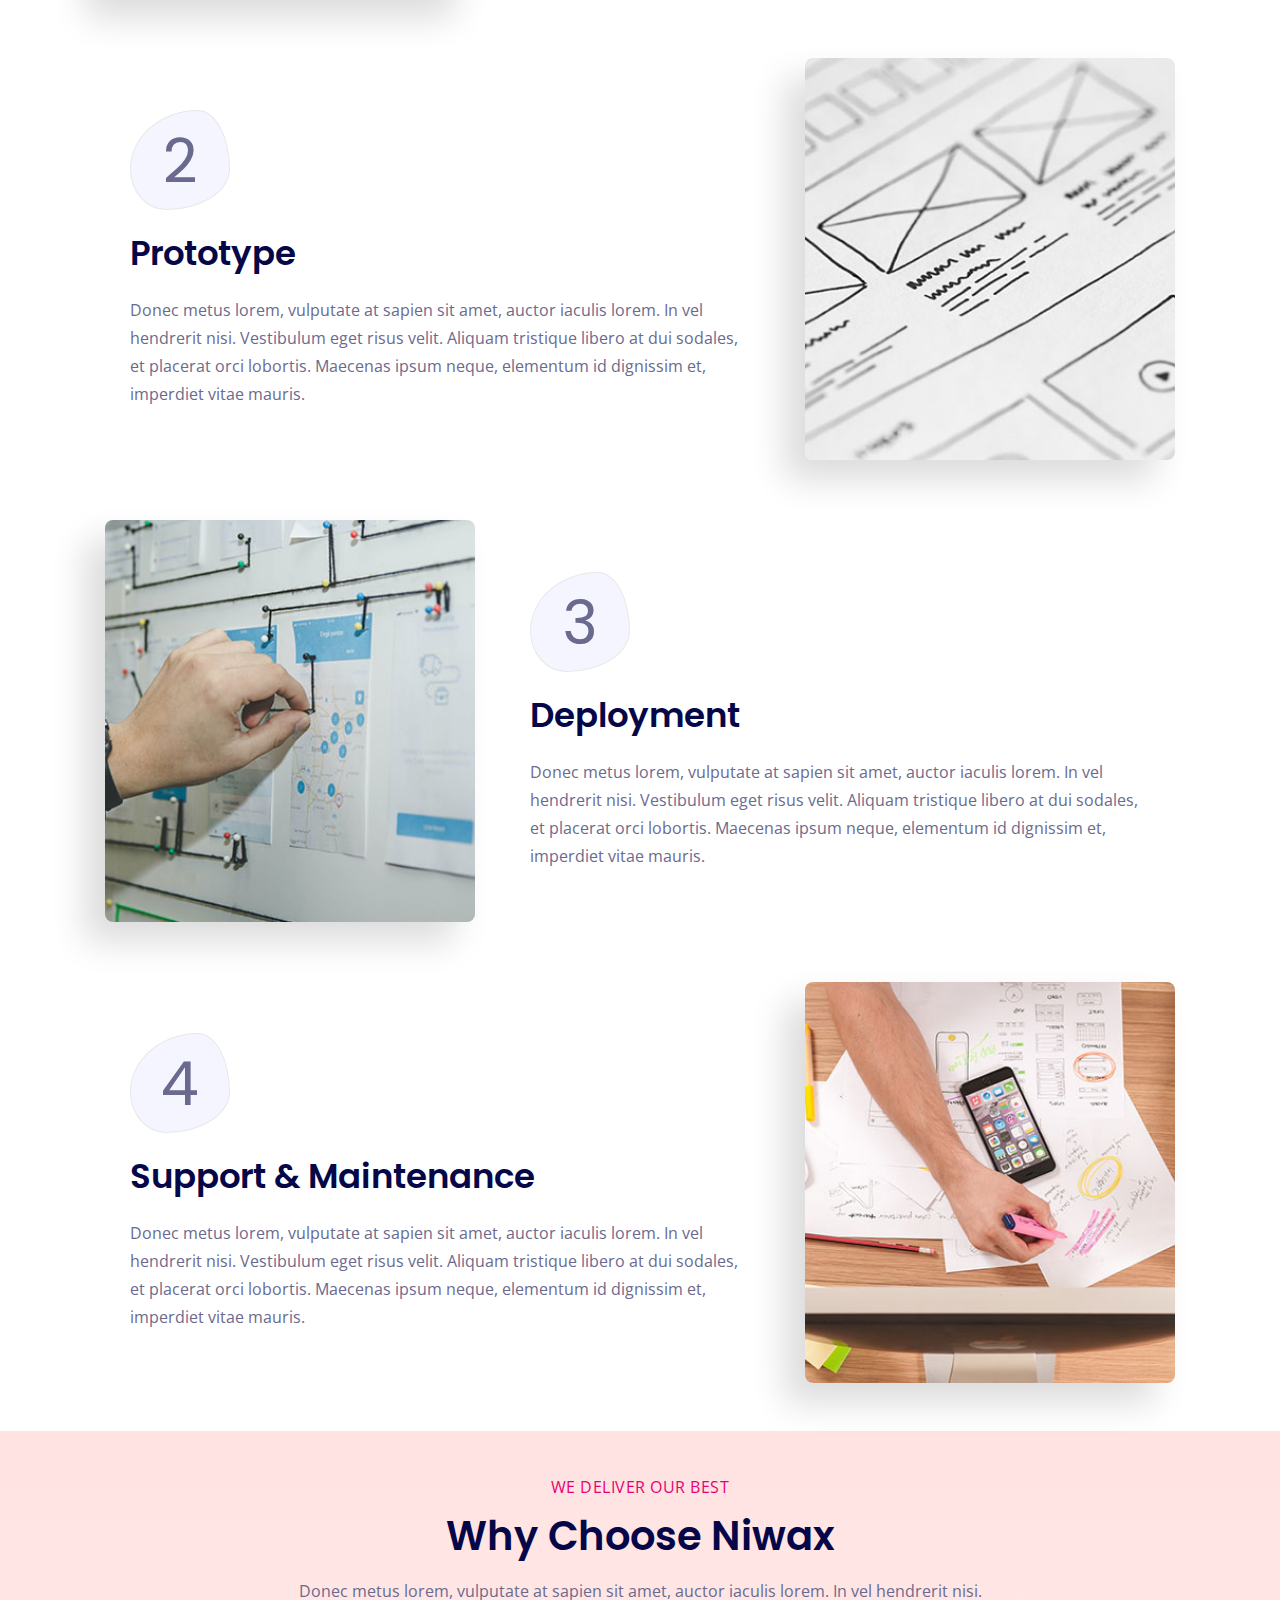
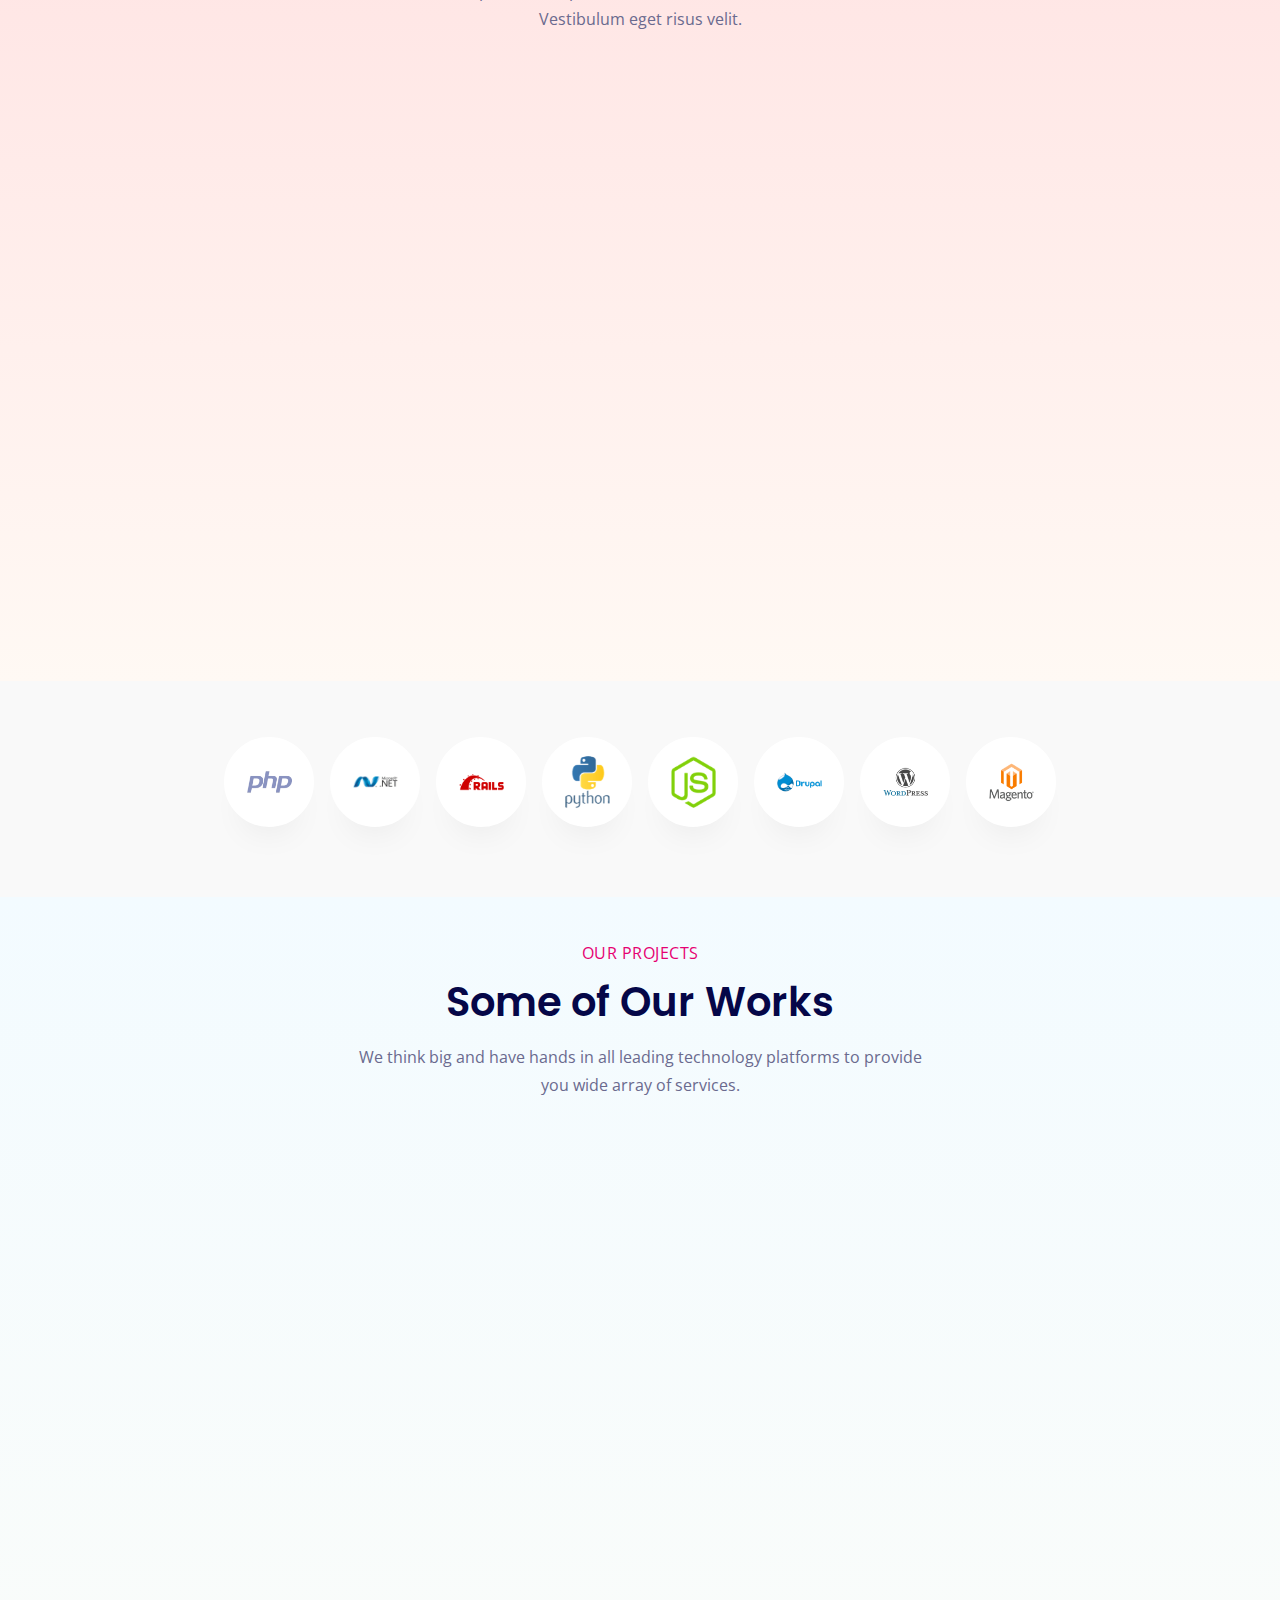
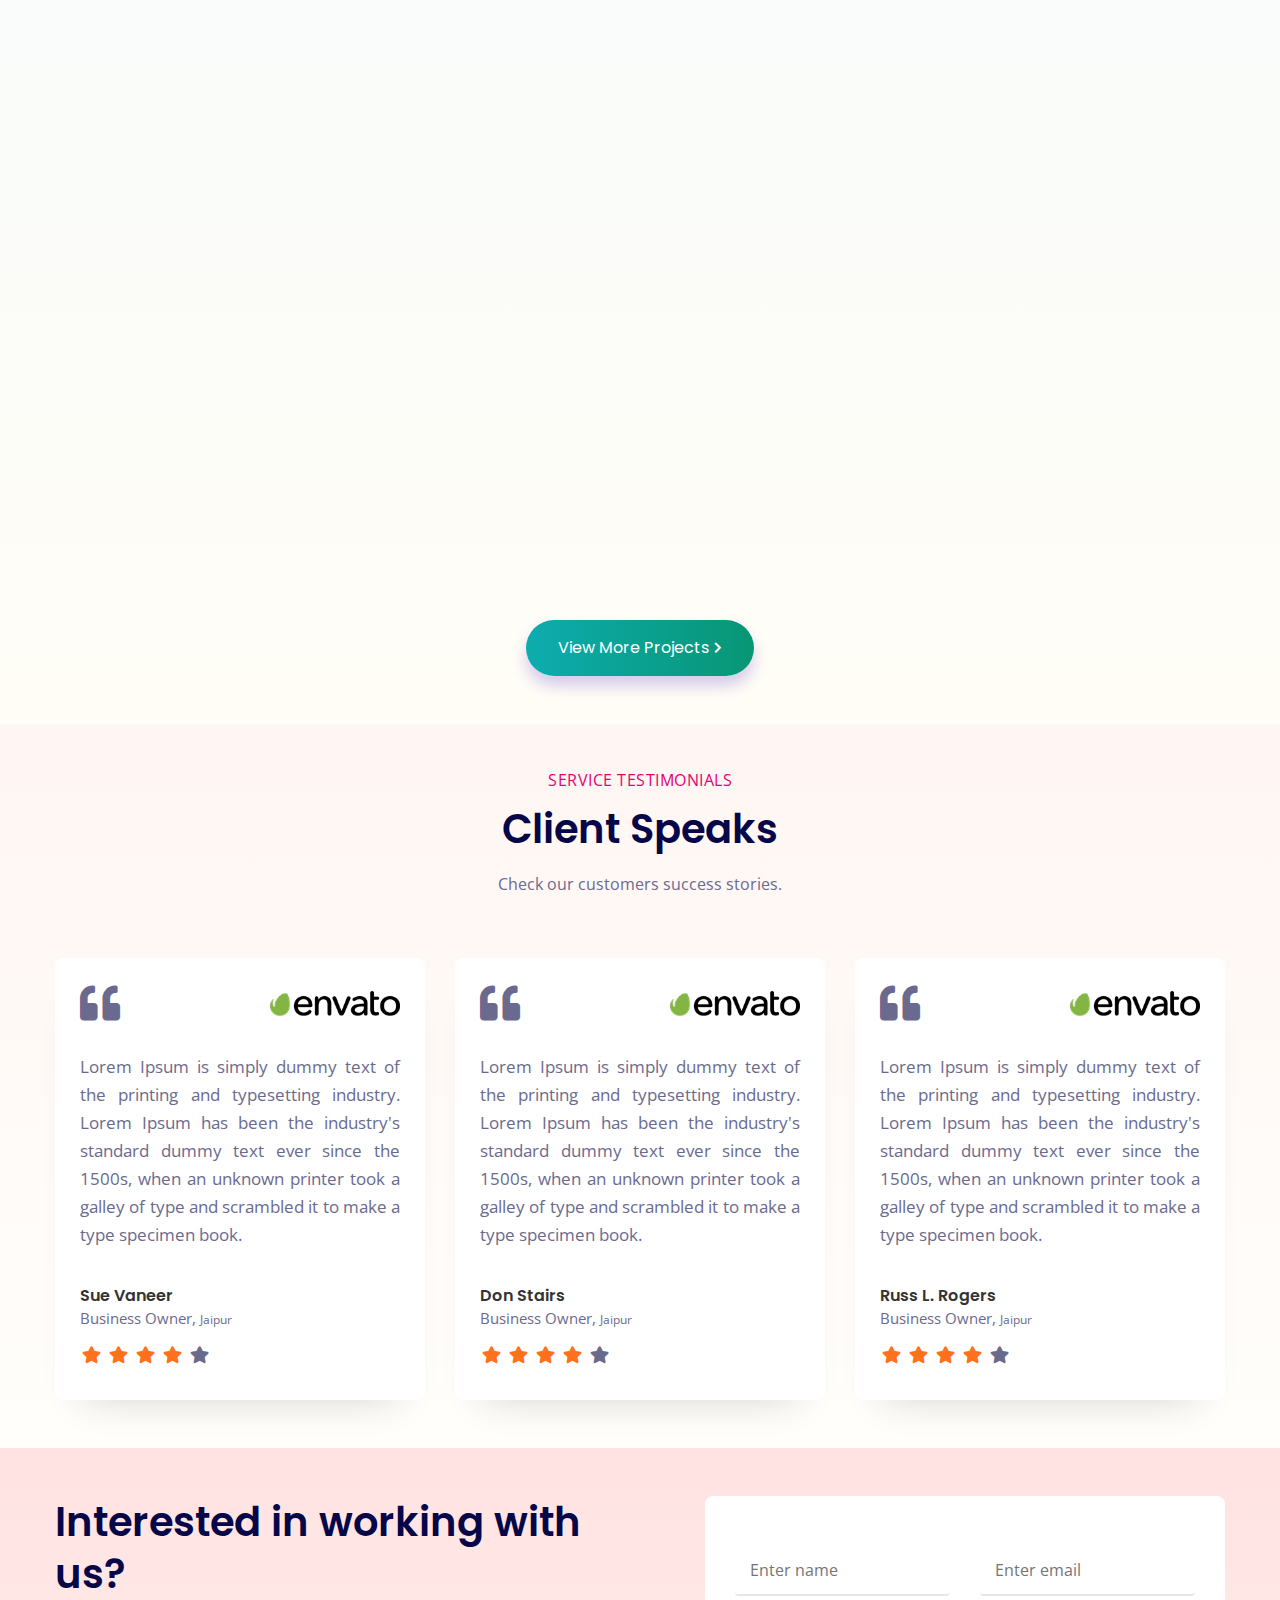
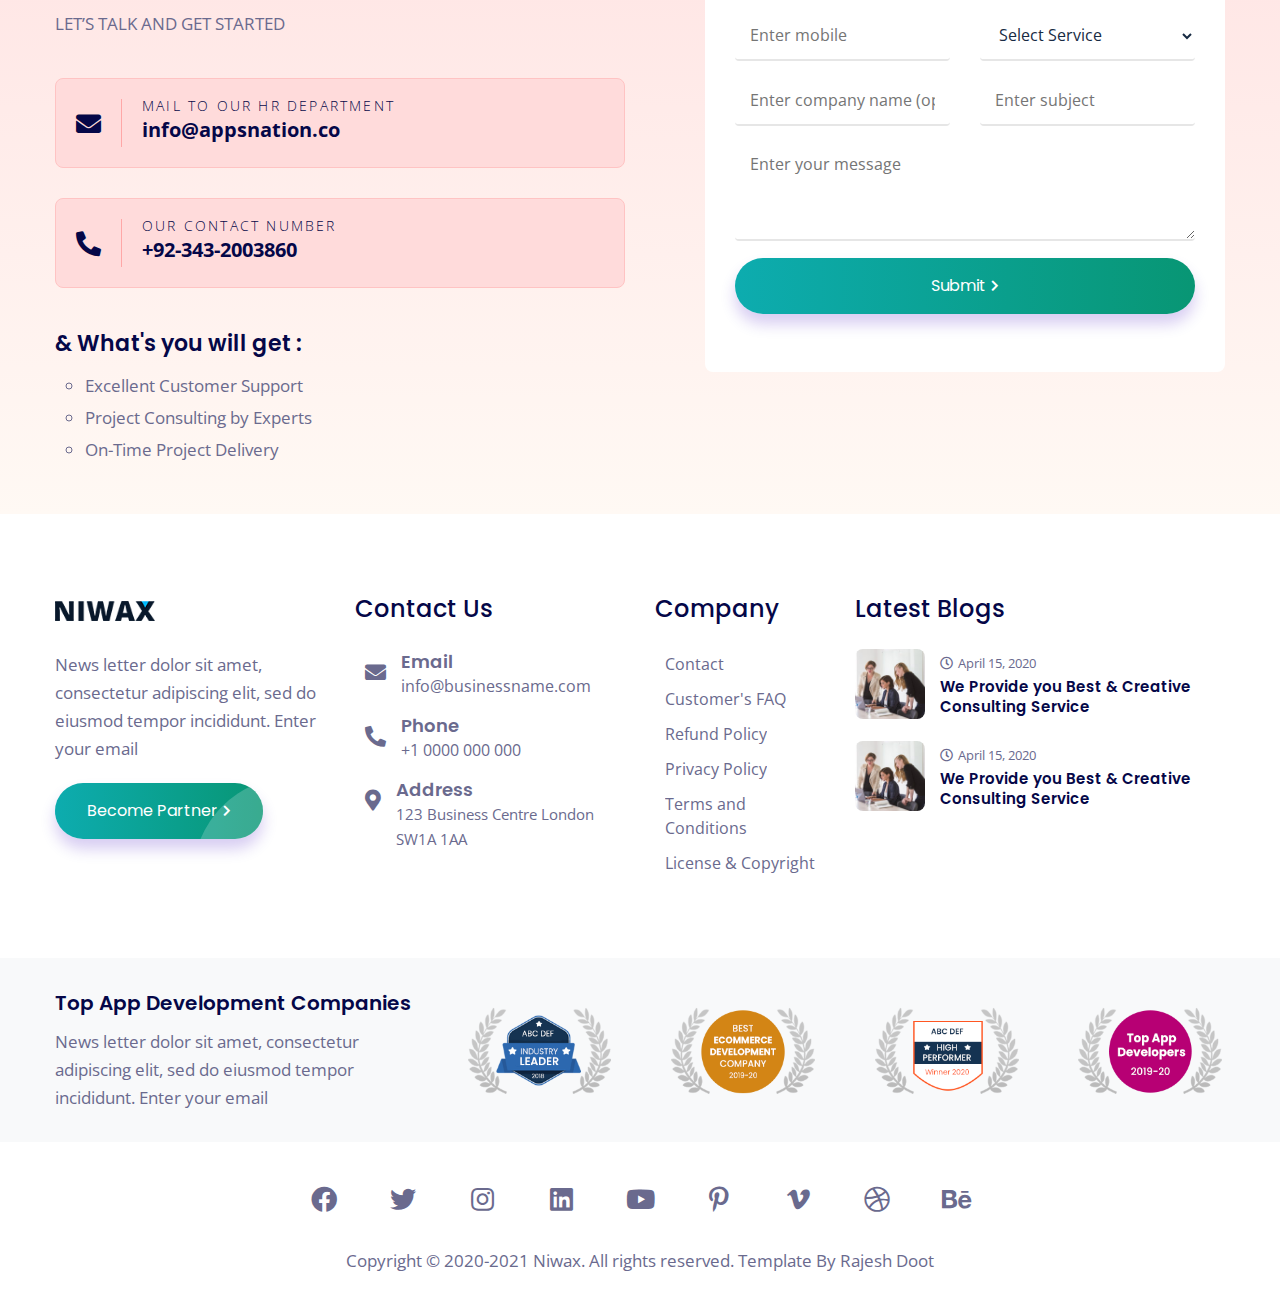
<file: advertising-app-development.html>
<!DOCTYPE html>
<html lang="en" class="no-js">

<head>
    <meta charset="utf-8" />
    <title>Niwax - Web Design &amp; Digital Marketing Agency HTML Template</title>
    <meta name="description" content="Creative Agency, Marketing Agency Template">
    <meta name="keywords" content="Creative Agency, Marketing Agency">
    <meta name="author" content="rajesh-doot">
    <meta name="viewport" content="width=device-width,initial-scale=1">
    <meta http-equiv="X-UA-Compatible" content="IE=edge">
    <!--website-favicon-->
    <link href="images/favicon.png" rel="icon">
    <!--plugin-css-->
    <link href="css/bootstrap.min.css" rel="stylesheet">
    <link href="css/plugin.min.css" rel="stylesheet">
    <link href="https://cdnjs.cloudflare.com/ajax/libs/font-awesome/5.11.2/css/all.min.css" rel="stylesheet">
    <link href="https://fonts.googleapis.com/css2?family=Open+Sans:wght@400;600;700&family=Poppins:wght@300;400;500;600;700;800;900&display=swap" rel="stylesheet">
    <!-- template-style-->
    <link href="css/style.css" rel="stylesheet">
    <link href="css/responsive.css" rel="stylesheet">
    <link href="css/darkmode.css" rel="stylesheet"> </head>

<body>
    <!--Start Header -->
    <header class="nav-bg-w main-header navfix fixed-top menu-white">
        <div class="container-fluid m-pad">
            <div class="menu-header">
                <div class="dsk-logo">
                    <a class="nav-brand" href="index.html"> <img src="images/white-logo.png" alt="Logo" class="mega-white-logo" /> <img src="images/logo.png" alt="Logo" class="mega-darks-logo" /> </a>
                </div>
                <div class="custom-nav" role="navigation">
                    <ul class="nav-list">
                        <li class="sbmenu"> <a href="#" class="menu-links">Home</a>
                            <div class="nx-dropdown">
                                <div class="sub-menu-section">
                                    <div class="container">
                                        <div class="col-md-12">
                                            <div class="sub-menu-center-block">
                                                <div class="sub-menu-column">
                                                    <div class="menuheading">Multi-Page Demo</div>
                                                    <ul>
                                                        <li><a href="index.html">Homepage</a></li>
                                                        <li><a href="digital-agency.html">Digital Agency</a></li>
                                                        <li><a href="digital-agency-dark.html">Digital Agency Dark</a></li>
                                                        <li><a href="web-design-agency.html">Web Design Agency</a></li>
                                                        <li><a href="web-design-agency-dark.html">Web Design Agency Dark</a></li>
                                                        <li><a href="digital-marketing.html">Digital Marketing</a></li>
                                                        <li><a href="digital-marketing-dark.html">Digital Marketing Dark</a></li>
                                                        <li><a href="lead-generation.html">Lead Generation Agency</a></li>
                                                        <li><a href="lead-generation-dark.html">Lead Generation Agency Dark</a></li>
                                                    </ul>
                                                </div>
                                                <div class="sub-menu-column">
                                                    <div class="menuheading">&nbsp;</div>
                                                    <ul>
                                                        <li><a href="freelance-portfolio.html">Freelance Portfolio</a></li>
                                                        <li><a href="freelance-portfolio-dark.html">Freelance Portfolio Dark</a></li>
                                                        <li><a href="app-development.html">App Development Agency</a></li>
                                                        <li><a href="minimal-portfolio.html">Minimal Portfolio</a></li>
                                                        <li><a href="creative-agency.html">Creative Agency</a></li>
                                                        <li><a href="branding-agency.html">Branding  Agency</a></li>
                                                        <li><a href="modern-agency.html">Modern Agency</a></li>
                                                        <li><a href="business-and-startup.html">Business & Startup</a></li>
                                                        <li><a href="graphic-studio.html">Graphic Studio</a></li>
                                                    </ul>
                                                </div>
                                                <div class="sub-menu-column">
                                                    <div class="menuheading">One-Page Demo</div>
                                                    <ul>
                                                        <li><a href="digital-agency-onepage.html">Digital Agency</a></li>
                                                        <li><a href="digital-agency-dark-onepage.html">Digital Agency Dark</a></li>
                                                        <li><a href="web-design-agency-onepage.html">Web Design Agency</a></li>
                                                        <li><a href="web-design-agency-dark-onepage.html">Web Design Agency Dark</a></li>
                                                        <li><a href="digital-marketing-onepage.html">Digital Marketing</a></li>
                                                        <li><a href="digital-marketing-dark-onepage.html">Digital Marketing Dark</a></li>
                                                        <li><a href="lead-generation-onepage.html">Lead Generation Agency</a></li>
                                                        <li><a href="lead-generation-dark-onepage.html">Lead Generation Agency Dark</a></li>
                                                        <li><a href="freelance-portfolio-onepage.html">Freelance Portfolio</a></li>
                                                    </ul>
                                                </div>
                                                <div class="sub-menu-column">
                                                    <div class="menuheading">&nbsp;</div>
                                                    <ul>
                                                        <li><a href="freelance-portfolio-dark-onepage.html">Freelance Portfolio Dark</a></li>
                                                        <li><a href="app-development-onepage.html">App Development Agency</a></li>
                                                        <li><a href="minimal-portfolio-onepage.html">Minimal Portfolio</a></li>
                                                        <li><a href="creative-agency-onepage.html">Creative Agency</a></li>
                                                        <li><a href="branding-agency-onepage.html">Branding  Agency</a></li>
                                                        <li><a href="modern-agency-onepage.html">Modern Agency</a></li>
                                                        <li><a href="business-and-startup-onepage.html">Business & Startup</a></li>
                                                        <li><a href="graphic-studio-onepage.html">Graphic Studio</a></li>
                                                    </ul>
                                                </div>
                                            </div>
                                        </div>
                                    </div>
                                </div>
                            </div>
                        </li>
                        <li class="sbmenu"> <a href="#" class="menu-links">Pages</a>
                            <div class="nx-dropdown">
                                <div class="sub-menu-section">
                                    <div class="container">
                                        <div class="sub-menu-center-block">
                                            <div class="sub-menu-column">
                                                <ul>
                                                    <li><a href="about.html">About Us</a></li>
                                                    <li><a href="why-us.html">Why Us</a></li>
                                                    <li><a href="team.html">Our Team</a></li>
                                                    <li><a href="team-details.html">Team Single</a></li>
                                                    <li><a href="case-study.html">Case Study</a></li>
                                                    <li><a href="case-study-details.html">Case Study Single</a></li>
                                                </ul>
                                            </div>
                                            <div class="sub-menu-column">
                                                <ul>
                                                    <li><a href="mission-vision.html">Mission & Vision</a></li>
                                                    <li><a href="development-process.html">Development Process</a></li>
                                                    <li><a href="client-reviews.html">Client Reviews</a> </li>
                                                    <li><a href="clients.html">Our Clients</a></li>
                                                    <li><a href="get-quote.html">Contact Us</a> </li>
                                                    <li><a href="get-quote-2.html">Contact Us 2</a> </li>
                                                </ul>
                                            </div>
                                            <div class="sub-menu-column">
                                                <ul>
                                                    <li><a href="login.html">Login Page</a> </li>
                                                    <li><a href="service-card.html">Service Card</a> </li>
                                                    <li><a href="service-web.html">Service Web</a></li>
                                                    <li><a href="service-app.html">Service Mobile App</a></li>
                                                    <li><a href="service-marketing.html">Service Digital Marketing</a></li>
                                                    <li><a href="service-graphic.html">Service Graphic</a></li>
                                                </ul>
                                            </div>
                                            <div class="sub-menu-column">
                                                <ul>
                                                    <li><a href="career.html">Careers</a> </li>
                                                    <li><a href="shop-page.html">Shop Single</a> </li>
                                                    <li><a href="shop-details.html">Shop Details</a> </li>
                                                    <li><a href="shop-cart.html">Shop Cart</a> </li>
                                                </ul>
                                            </div>
                                        </div>
                                    </div>
                                </div>
                            </div>
                        </li>
                        <li class="sbmenu"> <a href="#" class="menu-links">Shortcodes</a>
                            <div class="nx-dropdown">
                                <div class="sub-menu-section">
                                    <div class="container">
                                        <div class="sub-menu-center-block">
                                            <div class="sub-menu-column">
                                                <ul>
                                                    <li><a href="pricing.html">Pricing</a></li>
                                                    <li><a href="typography.html">Typography</a></li>
                                                    <li><a href="button.html">Buttons</a></li>
                                                    <li><a href="locations.html">Office Location</a></li>
                                                </ul>
                                            </div>
                                            <div class="sub-menu-column">
                                                <ul>
                                                    <li><a href="faq.html">FAQs</a> </li>
                                                    <li><a href="tabs.html">Tabs</a></li>
                                                    <li><a href="error.html">404 Page</a></li>
                                                    <li><a href="gradients.html">Background Gradients</a></li>
                                                </ul>
                                            </div>
                                            <div class="sub-menu-column">
                                                <ul>
                                                    <li><a href="header-v1.html">Header v1</a></li>
                                                    <li><a href="header-v2.html">Header v2</a></li>
                                                    <li><a href="header-v3.html">Header v3</a></li>
                                                    <li><a href="footer-design.html">Footer</a></li>
                                                </ul>
                                            </div>
                                            <div class="sub-menu-column">
                                                <ul>
                                                    <li><a href="hover-animation.html">Hover Animation</a></li>
                                                    <li><a href="popup-modal.html">Popup Modal</a></li>
                                                    <li><a href="lists.html">Lists</a></li>
                                                    <li><a href="bootstrap-components.html">Bootstrap Components</a></li>
                                                </ul>
                                            </div>
                                        </div>
                                    </div>
                                </div>
                            </div>
                        </li>
                        <li class="sbmenu rpdropdown"> <a href="#" class="menu-links">Portfolio</a>
                            <div class="nx-dropdown menu-dorpdown">
                                <div class="sub-menu-section">
                                    <div class="sub-menu-center-block">
                                        <div class="sub-menu-column smfull">
                                            <ul>
                                                <li><a href="portfolio.html">Portfolio Grid 1</a> </li>
                                                <li><a href="portfolio-2.html">Portfolio Grid 2</a> </li>
                                                <li><a href="portfolio-block.html">Portfolio Wide Block</a> </li>
                                                <li><a href="portfolio-details.html">Portfolio Details</a> </li>
                                            </ul>
                                        </div>
                                    </div>
                                </div>
                            </div>
                        </li>
                        <li class="sbmenu rpdropdown"> <a href="#" class="menu-links">Blog</a>
                            <div class="nx-dropdown menu-dorpdown">
                                <div class="sub-menu-section">
                                    <div class="sub-menu-center-block">
                                        <div class="sub-menu-column smfull">
                                            <ul>
                                                <li><a href="blog-grid-1.html">Blog Grid 1</a> </li>
                                                <li><a href="blog-grid-2.html">Blog Grid 2</a> </li>
                                                <li><a href="blog-right-sidebar.html">Blog Right Sidebar</a> </li>
                                                <li><a href="blog-left-sidebar.html">Blog Left Sidebar</a> </li>
                                                <li><a href="blog-single.html">Blog Single</a></li>
                                            </ul>
                                        </div>
                                    </div>
                                </div>
                            </div>
                        </li>
                        <li> <a href="#" class="menu-links right-bddr">&nbsp;</a>
                            <!--menu right border-->
                            <li class="contact-show">
                                <a href="#" class="btn-round- trngl btn-br bg-btn3">
                                    <i class="fas fa-phone-alt"></i>
                                </a>
                                <div class="contact-inquiry">
                                    <div class="contact-info-">
                                        <div class="contct-heading">Niwax Contacts</div>
                                        <div class="inquiry-card-nn hrbg">
                                            <div class="title-inq-c">FOR HR DEPARTMENT</div>
                                            <ul>
                                                <li class="mb0"><img src="images/flags/us.svg" alt="us office" class="flags-size"> <a href="tel:1111111111">+1-123-456-7890</a></li>
                                            </ul>
                                        </div>
                                        <div class="inquiry-card-nn">
                                            <div class="title-inq-c">FOR SALES DEPARTMENT</div>
                                            <ul>
                                                <li>
                                                    <a href="tel:1111111111"><img src="images/flags/us.svg" alt="us office" class="flags-size"> +1-123-456-7890</a>
                                                </li>
                                                <li>
                                                    <a href="tel:1111111111"><img src="images/flags/au.svg" alt="australia office" class="flags-size"> +1-123-456-7890</a>
                                                </li>
                                                <li><i class="fab fa-skype"></i><a href="skype:niwax.company?call">niwax.company</a></li>
                                                <li><i class="fas fa-envelope"></i><a href="mailto:info@businessname.com">info@businessname.com</a></li>
                                            </ul>
                                        </div>
                                    </div>
                                </div>
                            </li>
                            <li><a href="get-quote.html" class="btn-br bg-btn3 btshad-b2 lnk">Request A Quote <span class="circle"></span></a> </li>
                    </ul>
                </div>
                <div class="mobile-menu2">
                    <ul class="mob-nav2">
                        <li><a href="#" class="btn-round- trngl btn-br bg-btn btshad-b1" data-toggle="modal" data-target="#menu-popup"><i class="fas fa-envelope-open-text"></i></a></li>
                        <li class="navm-"> <a class="toggle" href="#"><span></span></a></li>
                    </ul>
                </div>
            </div>
            <!--Mobile Menu-->
            <nav id="main-nav">
                <ul class="first-nav">
                    <li> <a href="#">Home</a>
                        <ul>
                            <li> <a href="#">Multi-Page Demo</a>
                                <ul>
                                    <li><a href="index.html">Homepage</a></li>
                                    <li><a href="digital-agency.html">Digital Agency</a></li>
                                    <li><a href="digital-agency-dark.html">Digital Agency Dark</a></li>
                                    <li><a href="web-design-agency.html">Web Design Agency</a></li>
                                    <li><a href="web-design-agency-dark.html">Web Design Agency Dark</a></li>
                                    <li><a href="digital-marketing.html">Digital Marketing</a></li>
                                    <li><a href="digital-marketing-dark.html">Digital Marketing Dark</a></li>
                                    <li><a href="lead-generation.html">Lead Generation Agency</a></li>
                                    <li><a href="lead-generation-dark.html">Lead Generation Agency Dark</a></li>
                                    <li><a href="freelance-portfolio.html">Freelance Portfolio</a></li>
                                    <li><a href="freelance-portfolio-dark.html">Freelance Portfolio Dark</a></li>
                                    <li><a href="minimal-portfolio.html">Minimal Portfolio</a></li>
                                    <li><a href="creative-agency.html">Creative Agency</a></li>
                                    <li><a href="branding-agency.html">Branding  Agency</a></li>
                                    <li><a href="app-development.html">App Development Agency</a></li>
                                    <li><a href="modern-agency.html">Modern Agency</a></li>
                                    <li><a href="business-and-startup.html">Business & Startup</a></li>
                                    <li><a href="graphic-studio.html">Graphic Studio</a></li>
                                </ul>
                            </li>
                            <li> <a href="#">One-Page Demo</a>
                                <ul>
                                    <li><a href="digital-agency-onepage.html">Digital Agency</a></li>
                                    <li><a href="digital-agency-dark-onepage.html">Digital Agency Dark</a></li>
                                    <li><a href="web-design-agency-onepage.html">Web Design Agency</a></li>
                                    <li><a href="web-design-agency-dark-onepage.html">Web Design Agency Dark</a></li>
                                    <li><a href="digital-marketing-onepage.html">Digital Marketing</a></li>
                                    <li><a href="digital-marketing-dark-onepage.html">Digital Marketing Dark</a></li>
                                    <li><a href="lead-generation-onepage.html">Lead Generation Agency</a></li>
                                    <li><a href="lead-generation-dark-onepage.html">Lead Generation Agency Dark</a></li>
                                    <li><a href="freelance-portfolio-onepage.html">Freelance Portfolio</a></li>
                                    <li><a href="freelance-portfolio-dark-onepage.html">Freelance Portfolio Dark</a></li>
                                    <li><a href="app-development-onepage.html">App Development Agency</a></li>
                                    <li><a href="minimal-portfolio-onepage.html">Minimal Portfolio</a></li>
                                    <li><a href="creative-agency-onepage.html">Creative Agency</a></li>
                                    <li><a href="branding-agency-onepage.html">Branding  Agency</a></li>
                                    <li><a href="modern-agency-onepage.html">Modern Agency</a></li>
                                    <li><a href="business-and-startup-onepage.html">Business & Startup</a></li>
                                    <li><a href="graphic-studio-onepage.html">Graphic Studio</a></li>
                                </ul>
                            </li>
                        </ul>
                    </li>
                    <li> <a href="#">Pages</a>
                        <ul>
                            <li><a href="about.html">About Us</a></li>
                            <li><a href="why-us.html">Why Us</a></li>
                            <li><a href="team.html">Our Team</a></li>
                            <li><a href="team-details.html">Team Single</a></li>
                            <li><a href="case-study.html">Case Study</a></li>
                            <li><a href="case-study-details.html">Case Study Single</a></li>
                            <li><a href="mission-vision.html">Mission & Vision</a></li>
                            <li><a href="development-process.html">Development Process</a></li>
                            <li><a href="client-reviews.html">Client Reviews</a> </li>
                            <li><a href="clients.html">Our Clients</a></li>
                            <li><a href="get-quote.html">Contact Us</a> </li>
                            <li><a href="get-quote-2.html">Contact Us 2</a> </li>
                            <li><a href="login.html">Login Page</a> </li>
                            <li><a href="service-card.html">Service Card</a> </li>
                            <li><a href="service-web.html">Service Web</a></li>
                            <li><a href="service-app.html">Service Mobile App</a></li>
                            <li><a href="service-marketing.html">Service Digital Marketing</a></li>
                            <li><a href="service-graphic.html">Service Graphic</a></li>
                            <li><a href="career.html">Careers</a> </li>
                            <li><a href="shop-page.html">Shop Single</a> </li>
                            <li><a href="shop-details.html">Shop Details</a> </li>
                            <li><a href="shop-cart.html">Shop Cart</a> </li>
                        </ul>
                    </li>
                    <li> <a href="#">Shortcodes</a>
                        <ul>
                            <li><a href="pricing.html">Pricing</a></li>
                            <li><a href="typography.html">Typography</a></li>
                            <li><a href="button.html">Buttons</a></li>
                            <li><a href="locations.html">Office Location</a></li>
                            <li><a href="faq.html">FAQs</a> </li>
                            <li><a href="tabs.html">Tabs</a></li>
                            <li><a href="error.html">404 Page</a></li>
                            <li><a href="gradients.html">Background Gradients</a></li>
                            <li><a href="header-v1.html">Header v1</a></li>
                            <li><a href="header-v2.html">Header v2</a></li>
                            <li><a href="header-v3.html">Header v3</a></li>
                            <li><a href="footer-design.html">Footer</a></li>
                            <li><a href="hover-animation.html">Hover Animation</a></li>
                            <li><a href="popup-modal.html">Popup Modal</a></li>
                            <li><a href="lists.html">Lists</a></li>
                            <li><a href="bootstrap-components.html">Bootstrap Components</a></li>
                        </ul>
                    </li>
                    <li> <a href="#">Portfolio</a>
                        <ul>
                            <li><a href="portfolio.html">Portfolio Grid 1</a> </li>
                            <li><a href="portfolio-2.html">Portfolio Grid 2</a> </li>
                            <li><a href="portfolio-block.html">Portfolio Wide Block</a> </li>
                            <li><a href="portfolio-details.html">Portfolio Details</a> </li>
                        </ul>
                    </li>
                    <li> <a href="#">Blog</a>
                        <ul>
                            <li><a href="blog-grid-1.html">Blog Grid 1</a> </li>
                            <li><a href="blog-grid-2.html">Blog Grid 2</a> </li>
                            <li><a href="blog-right-sidebar.html">Blog Right Sidebar</a> </li>
                            <li><a href="blog-left-sidebar.html">Blog Left Sidebar</a> </li>
                            <li><a href="blog-single.html">Blog Single</a></li>
                        </ul>
                    </li>
                </ul>
                <ul class="bottom-nav">
                    <li class="prb">
                        <a href="tel:+11111111111">
                            <svg xmlns="http://www.w3.org/2000/svg" viewBox="0 0 384 384">
								<path d="M353.188,252.052c-23.51,0-46.594-3.677-68.469-10.906c-10.719-3.656-23.896-0.302-30.438,6.417l-43.177,32.594
								  c-50.073-26.729-80.917-57.563-107.281-107.26l31.635-42.052c8.219-8.208,11.167-20.198,7.635-31.448
								  c-7.26-21.99-10.948-45.063-10.948-68.583C132.146,13.823,118.323,0,101.333,0H30.813C13.823,0,0,13.823,0,30.813
								  C0,225.563,158.438,384,353.188,384c16.99,0,30.813-13.823,30.813-30.813v-70.323C384,265.875,370.177,252.052,353.188,252.052z" /> </svg>
                        </a>
                    </li>
                    <li class="prb">
                        <a href="mailto:somewebmedia@gmail.com">
                            <svg xmlns="http://www.w3.org/2000/svg" width="24" height="24" viewBox="0 0 24 24">
								<path d="M20 4H4c-1.1 0-1.99.9-1.99 2L2 18c0 1.1.9 2 2 2h16c1.1 0 2-.9 2-2V6c0-1.1-.9-2-2-2zm0 4l-8 5-8-5V6l8 5 8-5v2z" />
								<path d="M0 0h24v24H0z" fill="none" /> </svg>
                        </a>
                    </li>
                    <li class="prb">
                        <a href="skype:niwax.company?call">
                            <svg enable-background="new 0 0 24 24" height="18" viewBox="0 0 24 24" width="18" xmlns="http://www.w3.org/2000/svg">
								<path d="m23.309 14.547c1.738-7.81-5.104-14.905-13.139-13.543-4.362-2.707-10.17.352-10.17 5.542 0 1.207.333 2.337.912 3.311-1.615 7.828 5.283 14.821 13.311 13.366 5.675 3.001 11.946-2.984 9.086-8.676zm-7.638 4.71c-2.108.867-5.577.872-7.676-.227-2.993-1.596-3.525-5.189-.943-5.189 1.946 0 1.33 2.269 3.295 3.194.902.417 2.841.46 3.968-.3 1.113-.745 1.011-1.917.406-2.477-1.603-1.48-6.19-.892-8.287-3.483-.911-1.124-1.083-3.107.037-4.545 1.952-2.512 7.68-2.665 10.143-.768 2.274 1.76 1.66 4.096-.175 4.096-2.207 0-1.047-2.888-4.61-2.888-2.583 0-3.599 1.837-1.78 2.731 2.466 1.225 8.75.816 8.75 5.603-.005 1.992-1.226 3.477-3.128 4.253z" /> </svg>
                        </a>
                    </li>
                </ul>
            </nav>
        </div>
    </header>
    <!--Mobile contact-->
    <div class="popup-modal1">
        <div class="modal" id="menu-popup">
            <div class="modal-dialog">
                <div class="modal-content">
                    <div class="modal-header">
                        <div class="common-heading">
                            <h4 class="mt0 mb0">Write a Message</h4>
                        </div>
                        <button type="button" class="closes" data-dismiss="modal">&times;</button>
                    </div>
                    <!-- Modal body -->
                    <div class="modal-body">
                        <div class="form-block fdgn2 mt10 mb10">
                            <form action="#" method="post" name="feedback-form">
                                <div class="fieldsets row">
                                    <div class="col-md-12">
                                        <input type="text" placeholder="Full Name" name="name">
                                    </div>
                                    <div class="col-md-12">
                                        <input type="email" placeholder="Email Address" name="email">
                                    </div>
                                    <div class="col-md-12">
                                        <input type="number" placeholder="Contact Number" name="phone">
                                    </div>
                                    <div class="col-md-12">
                                        <input type="text" placeholder="Subject" name="subject">
                                    </div>
                                    <div class="col-md-12">
                                        <textarea placeholder="Message" name="message"></textarea>
                                    </div>
                                </div>
                                <div class="fieldsets mt20 pb20">
                                    <button type="submit" name="submit" class="lnk btn-main bg-btn" data-dismiss="modal">Submit <i class="fas fa-chevron-right fa-icon"></i><span class="circle"></span></button>
                                </div>
                            </form>
                        </div>
                    </div>
                </div>
            </div>
        </div>
    </div>
    <!--Mobile contact-->
    <!--End Header -->
    <!--Breadcrumb Area-->
    <section class="breadcrumb-areav2" data-background="images/banner/8.jpg">
        <div class="container">
            <div class="row justify-content-center">
                <div class="col-lg-9">
                    <div class="bread-titlev2">
                        <h1 class="wow fadeInUp" data-wow-delay=".2s">Advertising Apps Development</h1>
                        <p class="mt20 wow fadeInUp" data-wow-delay=".4s">With the growing pace in the world of advertising, the need for app and web solutions are slowly increasing. We provide business driven technical solutions to help advertising companies and production houses all over the world.</p>
                        <a href="#" class="btn-main bg-btn3 lnk mt20 wow zoomInDown" data-wow-delay=".6s">Get Quote
                            <i class="fas fa-chevron-right fa-icon"></i>
                            <span class="circle"></span>
                        </a>
                    </div>
                </div>
            </div>
        </div>
    </section>
    <div class="statistics-wrap bg-gradient5 my-5">
        <div class="container">
            <div class="row small mt0">
                <div class="col-lg-7 col-sm-12">
                    <h2>Strategic Advertising App & Web Development</h2>
                    <p>Our strategic scope of work sets us apart from all of our competition in the advertising industry. We’ve worked with several clients all over the world belonging to this creative industry providing them both app and web development solutions. Following our areas of interest for this industry:</p>
                    <ul>
                        <li>Custom Web Development for Advertising Agencies</li>
                        <li>Strategic App Ideation for Advertising Campaigns</li>
                        <li>Campaign-centic web and native app development</li>
                        <li>Display Advertising and Digital Marketing Solutions</li>
                        <li>Complete Brand Management and Revamp Services for Advertising Agencies</li>
                      </ul>
                </div>
                <div class="col-lg-5 col-sm-12">
                    <img class="img-fluid" src="images/industry/contact-application-development.gif">
                </div>
            </div>
        </div>
    </div>
    <!--End Hero-->
    <!--Start Why-->
    <section class="service bg-gradient6">
        <div class="row">
            <div class="col-sm-12 col-md-6">
                <img src="images/industry/poIndustry-portoflio-08.jpg" class="img-fluid">
            </div>
            <div class="col-sm-12 col-md-6">
                <img src="images/industry/poIndustry-portoflio-05.jpg" class="img-fluid">
            </div>
        </div>
    </section>
    <!--End Why-->
    <!--Start Why-->
    <section class="service py-5 bg-gradient7">
        <div class="container">
            <div class="row justify-content-center text-center">
                <div class="col-sm-12">
                    <h2>Thriving To Achieve Smart,Unique And State Of The Art Solutions</h2>
                    <p class="para-title">Our team of experts have mastered the art of enabling a brand to have a solid long term, long lasting online presence by offering the best, up to date iOS, Android and wearable apps design and development services in the industry.</p>
                </div>
            </div>
            <div class="row mt-5">
                <div class="col-sm-12 col-md-2">
                    <div class="s-block wide-sblock industry-type-block">
                        <img src="images/industry/mobile-app-development-icon.png" alt="service" class="mx-auto d-block"/>
                        <h6 class="pt-3">Mobile App Development</h6>
                    </div>
                </div>
                <div class="col-sm-6 col-md-3">
                    <figure>
                        <span class="android-sprit android-sprit-6"></span>
                    </figure>
                    <h4>Engagement Model </h4>
                    <p>You can get the versatile engagement models so that you have multiple options to complete the projects without any delay. </p>
                </div>
                <div class="col-sm-6 col-md-3">
                    <figure>
                        <span class="android-sprit android-sprit-7"></span>
                    </figure>
                    <h4>Reasonable Price</h4>
                    <p>A trusted partner can build impeccable Android applications without compromising for excellence in any way.</p>
                </div>
                <div class="col-sm-6 col-md-3">
                    <figure>
                        <span class="android-sprit android-sprit-5"></span>
                    </figure>
                    <h4>Dedicated Team</h4>
                    <p>You get a team of passionate programmers with high-quality programming skills so that you attain the perfect results.</p>
                </div>
            </div>
        </div>
    </section>
    <!--End Why-->
    <!--Start About-->
    <section class="service py-5 bg-gradient5">
        <div class=" container">
            <div class="row">
                <div class="col-lg-5 my-auto">
                    <div class="image-block wow fadeIn">
                        <img src="images/service/android-how-fluper.png" alt="image" class="img-fluid no-shadow" />
                    </div>
                </div>
                <div class="col-lg-7 block-1">
                    <div class="common-heading text-l pl25">
                        <span>Overview</span>
                        <h2> How Fluper Helps You to Build <br> <span class="flup-theme"> Android Apps? </span></h2>
                        <p><strong>We Keep the Entire Process Transparent Hence, Popular as the Top Android App Development Agency in USA, UK, & UAE.</strong></p>
                        <p>At Fluper, we are specialized in optimizing code, along with following result-driven and interactive apps development technique for Android. We have a vast experience in providing services with apparently boundless possibilities
                            across a variety of Android devices and its all versions.</p>
                        <p>As the Top Android App Development Company in UAE, along with a team of seasoned professionals, we solve all your business issues and assist startups and enterprises to grow. We are well-known Android app development firm in USA
                            for our remarkable portfolio of delivering outstanding Android applications. Our team consists of 250+ seasoned professionals with proficiency in building outstanding Android apps. With the help of the latest tools and Android
                            SDK, we can develop solutions that surpass your expectations. </p>
                    </div>
                </div>
            </div>
        </div>
    </section>
    <!--End About-->
    <section class="service dark-bg4 py-5 bg-gradient3">
        <div class="container">
            <div class="row">
                <div class="col-lg-8">
                    <div class="text-l service-desc- pr25">
                        <h2 class="text-center">Our Android Apps are <br> <span class="flup-theme"> Not Restricted to Smartphones </span></h2>
                        <h5 class="mt10 mb20">Our Rich Experience from Innovative Startups to Established Enterprises in UAE, USA, & UK</h5>
                        <div class="row">
                            <div class="col-sm-12 col-md-3 text-center">
                                <figure>
                                    <span class="android-sprit android-sprit-9"></span>
                                </figure>
                                <h5>Android Phone</h5>
                            </div>
                            <div class="col-sm-12 col-md-3 text-center">
                                <figure>
                                    <span class="android-sprit android-sprit-10"></span>
                                </figure>
                                <h5>Android Tablet</h5>
                            </div>
                            <div class="col-sm-12 col-md-3 text-center">
                                <figure>
                                    <span class="android-sprit android-sprit-11"></span>
                                </figure>
                                <h5>Android Wearable App</h5>
                            </div>
                            <div class="col-sm-12 col-md-3 text-center">
                                <figure>
                                    <span class="android-sprit android-sprit-12"></span>
                                </figure>
                                <h5>Android Game App</h5>
                            </div>
                        </div>
                        <a href="#" class="btn-main bg-btn3 lnk mt30">Request A Quote 
                            <i class="fas fa-chevron-right fa-icon"></i>
                            <span class="circle"></span>
                            </a>
                    </div>
                </div>
                <div class="col-lg-4">
                    <div class="servie-key-points">
                        <h4>Advantages of Mobile App Development</h4>
                        <ul class="key-points mt20">
                            <li>Substitution of Traditional Method of Market</li>
                            <li>An effective way of Branding and engaging the audience</li>
                            <li>Reduction in cost and raises standards</li>
                            <li>Increase in Revenue</li>
                            <li>Gives more value to customers</li>
                            <li>24*7 support facility</li>
                            <li>Feasible and Convenient</li>
                            <li>Secured from vulnerable attacks</li>
                        </ul>
                    </div>
                </div>
            </div>
        </div>
    </section>
    <!--Start Service-->
    <section class="service-block bg-gradient6 py-5">
        <div class="container">
            <div class="row justify-content-center">
                <div class="col-lg-6">
                    <div class="common-heading ptag"> <span>Service</span>
                        <h2>Our Services</h2>
                        <p class="mb30">We think big and have hands in all leading technology platforms to provide you wide array of services.</p>
                    </div>
                </div>
            </div>
            <div class="row upset link-hover">
                <div class="col-lg-6 col-sm-6 mt30 wow fadeInUp" data-wow-delay=".2s">
                    <div class="s-block wide-sblock">
                        <div class="s-card-icon-large"><img src="images/service/mob-service-item2.png" alt="service" class="img-fluid" /></div>
                        <div class="s-block-content-large">
                            <h4>iOS App Development</h4>
                            <p>Lorem Ipsum is simply dummy text of the printing and typesetting industry. Lorem Ipsum is simply dummy text of the printing and typesetting industry.</p>
                        </div>
                    </div>
                </div>
                <div class="col-lg-6 col-sm-6 mt30 wow fadeInUp" data-wow-delay=".4s">
                    <div class="s-block wide-sblock">
                        <div class="s-card-icon-large"><img src="images/service/mob-service-item1.png" alt="service" class="img-fluid" /></div>
                        <div class="s-block-content-large">
                            <h4>Android App Development</h4>
                            <p>Lorem Ipsum is simply dummy text of the printing and typesetting industry. Lorem Ipsum is simply dummy text of the printing and typesetting industry.</p>
                        </div>
                    </div>
                </div>
                <div class="col-lg-6 col-sm-6 mt30 wow fadeInUp" data-wow-delay=".6s">
                    <div class="s-block wide-sblock">
                        <div class="s-card-icon-large"><img src="images/service/mob-service-item3.png" alt="service" class="img-fluid" /></div>
                        <div class="s-block-content-large">
                            <h4>Cross Platform App Development</h4>
                            <p>Lorem Ipsum is simply dummy text of the printing and typesetting industry. Lorem Ipsum is simply dummy text of the printing and typesetting industry.</p>
                        </div>
                    </div>
                </div>
                <div class="col-lg-6 col-sm-6 mt30 wow fadeInUp" data-wow-delay=".8s">
                    <div class="s-block wide-sblock">
                        <div class="s-card-icon-large"><img src="images/service/mob-service-item4.png" alt="service" class="img-fluid" /></div>
                        <div class="s-block-content-large">
                            <h4>Wearable App Development</h4>
                            <p>Lorem Ipsum is simply dummy text of the printing and typesetting industry. Lorem Ipsum is simply dummy text of the printing and typesetting industry.</p>
                        </div>
                    </div>
                </div>
            </div>
            <div class="-cta-btn mt70">
                <div class="free-cta-title v-center wow zoomInDown" data-wow-delay="1.1s">
                    <p>Hire a <span>Dedicated Developer</span></p>
                    <a href="#" class="btn-main bg-btn3 lnk">Hire Now
                        <i class="fas fa-chevron-right fa-icon"></i>
                        <span class="circle"></span>
                    </a>
                </div>
            </div>
        </div>
    </section>
    <!--End Service-->
    <!--Start Process-->
    <section class="service-block py-5 light-dark">
        <div class="container">
            <div class="row justify-content-center">
                <div class="col-lg-8">
                    <div class="common-heading ptag"> <span>Process</span>
                        <h2>Our App Development Process</h2>
                        <p>Our design process follows a proven approach. We begin with a deep understanding of your needs and create a planning template.</p>
                    </div>
                </div>
            </div>
            <div class="row upset justify-content-center mt60">
                <div class="col-lg-4 v-center order1">
                    <div class="image-block1"> <img src="images/process/process-1.jpg" alt="Process" class="img-fluid" /> </div>
                </div>
                <div class="col-lg-7 v-center order2">
                    <div class="ps-block"> <span>1</span>
                        <h3>Requirement Gathering</h3>
                        <p>Donec metus lorem, vulputate at sapien sit amet, auctor iaculis lorem. In vel hendrerit nisi. Vestibulum eget risus velit. Aliquam tristique libero at dui sodales, et placerat orci lobortis. Maecenas ipsum neque, elementum id dignissim
                            et, imperdiet vitae mauris.</p>
                    </div>
                </div>
            </div>
            <div class="row upset justify-content-center mt60">
                <div class="col-lg-7 v-center order2">
                    <div class="ps-block"> <span>2</span>
                        <h3>Prototype</h3>
                        <p>Donec metus lorem, vulputate at sapien sit amet, auctor iaculis lorem. In vel hendrerit nisi. Vestibulum eget risus velit. Aliquam tristique libero at dui sodales, et placerat orci lobortis. Maecenas ipsum neque, elementum id dignissim
                            et, imperdiet vitae mauris.</p>
                    </div>
                </div>
                <div class="col-lg-4 v-center order1">
                    <div class="image-block1"> <img src="images/process/process-2.jpg" alt="Process" class="img-fluid" /> </div>
                </div>
            </div>
            <div class="row upset justify-content-center mt60">
                <div class="col-lg-4 v-center order1">
                    <div class="image-block1"> <img src="images/process/process-3.jpg" alt="Process" class="img-fluid" /> </div>
                </div>
                <div class="col-lg-7 v-center order2">
                    <div class="ps-block"> <span>3</span>
                        <h3>Deployment</h3>
                        <p>Donec metus lorem, vulputate at sapien sit amet, auctor iaculis lorem. In vel hendrerit nisi. Vestibulum eget risus velit. Aliquam tristique libero at dui sodales, et placerat orci lobortis. Maecenas ipsum neque, elementum id dignissim
                            et, imperdiet vitae mauris.</p>
                    </div>
                </div>
            </div>
            <div class="row upset justify-content-center mt60">
                <div class="col-lg-7 v-center order2">
                    <div class="ps-block"> <span>4</span>
                        <h3>Support & Maintenance</h3>
                        <p>Donec metus lorem, vulputate at sapien sit amet, auctor iaculis lorem. In vel hendrerit nisi. Vestibulum eget risus velit. Aliquam tristique libero at dui sodales, et placerat orci lobortis. Maecenas ipsum neque, elementum id dignissim
                            et, imperdiet vitae mauris.</p>
                    </div>
                </div>
                <div class="col-lg-4 v-center order1">
                    <div class="image-block1"> <img src="images/process/process-4.jpg" alt="Process" class="img-fluid" /> </div>
                </div>
            </div>
        </div>
    </section>
    <!--End Process-->
    <!--Start Why Choose-->
    <section class="service-block py-5 bg-gradient7">
        <div class="container">
            <div class="row justify-content-center">
                <div class="col-lg-8">
                    <div class="common-heading ptag"> <span>We Deliver Our Best</span>
                        <h2>Why Choose Niwax</h2>
                        <p class="mb30">Donec metus lorem, vulputate at sapien sit amet, auctor iaculis lorem. In vel hendrerit nisi. Vestibulum eget risus velit.</p>
                    </div>
                </div>
            </div>
            <div class="row justify-content-center">
                <div class="col-lg-4 col-sm-6 mt30 wow fadeIn" data-wow-delay=".2s">
                    <div class="s-block wide-sblock">
                        <div class="s-card-icon"><img src="images/icons/teama.svg" alt="service" class="img-fluid"></div>
                        <div class="s-block-content">
                            <h4>Reliable Service. In House Team</h4>
                            <p>In vel hendrerit nisi. Vestibulum eget risus velit.</p>
                        </div>
                    </div>
                </div>
                <div class="col-lg-4 col-sm-6 mt30 wow fadeIn" data-wow-delay=".5s">
                    <div class="s-block wide-sblock">
                        <div class="s-card-icon"><img src="images/icons/link.svg" alt="service" class="img-fluid"></div>
                        <div class="s-block-content">
                            <h4>Trusted by People Like You</h4>
                            <p>In vel hendrerit nisi. Vestibulum eget risus velit.</p>
                        </div>
                    </div>
                </div>
                <div class="col-lg-4 col-sm-6 mt30 wow fadeIn" data-wow-delay=".8s">
                    <div class="s-block wide-sblock">
                        <div class="s-card-icon"><img src="images/icons/tech.svg" alt="service" class="img-fluid"></div>
                        <div class="s-block-content">
                            <h4>Complete Technical Competency</h4>
                            <p>In vel hendrerit nisi. Vestibulum eget risus velit.</p>
                        </div>
                    </div>
                </div>
                <div class="col-lg-4 col-sm-6 mt30 wow fadeIn" data-wow-delay="1.1s">
                    <div class="s-block wide-sblock">
                        <div class="s-card-icon"><img src="images/icons/hi.svg" alt="service" class="img-fluid"></div>
                        <div class="s-block-content">
                            <h4>Friendly & Cordial in Nature</h4>
                            <p>In vel hendrerit nisi. Vestibulum eget risus velit.</p>
                        </div>
                    </div>
                </div>
                <div class="col-lg-4 col-sm-6 mt30 wow fadeIn" data-wow-delay="1.4s">
                    <div class="s-block wide-sblock">
                        <div class="s-card-icon"><img src="images/icons/badge.svg" alt="service" class="img-fluid"></div>
                        <div class="s-block-content">
                            <h4>Excellent Quality Delivered on Time</h4>
                            <p>In vel hendrerit nisi. Vestibulum eget risus velit.</p>
                        </div>
                    </div>
                </div>
                <div class="col-lg-4 col-sm-6 mt30 wow fadeIn" data-wow-delay="1.7s">
                    <div class="s-block wide-sblock">
                        <div class="s-card-icon"><img src="images/icons/tin.svg" alt="service" class="img-fluid"></div>
                        <div class="s-block-content">
                            <h4>Effective & Continuous Communication</h4>
                            <p>In vel hendrerit nisi. Vestibulum eget risus velit.</p>
                        </div>
                    </div>
                </div>
            </div>
            <div class="-cta-btn mt70">
                <div class="free-cta-title v-center wow zoomInDown" data-wow-delay="1.8s">
                    <p>Let's Start a <span>New Project</span> Together</p>
                    <a href="#" class="btn-main bg-btn3 lnk">Inquire Now
                        <i class="fas fa-chevron-right fa-icon"></i>
                        <span class="circle"></span>
                    </a>
                </div>
            </div>
        </div>
    </section>
    <!--End Why Choose-->
    <!--Start Tech-->
    <div class="techonology-used-">
        <div class="container">
            <ul class="h-scroll tech-icons">
                <li>
                    <a href="#"><img src="images/icons/stack-icon1.png" alt="icon"></a>
                </li>
                <li>
                    <a href="#"><img src="images/icons/stack-icon2.png" alt="icon"></a>
                </li>
                <li>
                    <a href="#"><img src="images/icons/stack-icon3.png" alt="icon"></a>
                </li>
                <li>
                    <a href="#"><img src="images/icons/stack-icon4.png" alt="icon"></a>
                </li>
                <li>
                    <a href="#"><img src="images/icons/stack-icon5.png" alt="icon"></a>
                </li>
                <li>
                    <a href="#"><img src="images/icons/stack-icon6.png" alt="icon"></a>
                </li>
                <li>
                    <a href="#"><img src="images/icons/stack-icon7.png" alt="icon"></a>
                </li>
                <li>
                    <a href="#"><img src="images/icons/stack-icon8.png" alt="icon"></a>
                </li>
            </ul>
        </div>
    </div>
    <!--End Tech-->
    <!--Stat Projects-->
    <section class="featured-project py-5">
        <div class="container">
            <div class="row justify-content-center">
                <div class="col-lg-6">
                    <div class="common-heading ptag"> <span>Our Projects</span>
                        <h2>Some of Our Works</h2>
                        <p class="mb0">We think big and have hands in all leading technology platforms to provide you wide array of services.</p>
                    </div>
                </div>
            </div>
            <div class="row">
                <div class="col-lg-4 wow fadeInUp" data-wow-delay=".2s">
                    <div class="isotope_item hover-scale">
                        <div class="item-image">
                            <a href="#"><img src="images/portfolio/image-1.jpg" alt="portfolio" class="img-fluid" /> </a>
                        </div>
                        <div class="item-info">
                            <h4><a href="#">Creative </a></h4>
                            <p>ios, design</p>
                        </div>
                    </div>
                </div>
                <div class="col-lg-4 wow fadeInUp" data-wow-delay=".4s">
                    <div class="isotope_item hover-scale">
                        <div class="item-image">
                            <a href="#"><img src="images/portfolio/image-2.jpg" alt="portfolio" class="img-fluid" /> </a>
                        </div>
                        <div class="item-info">
                            <h4><a href="#">Brochure Design</a></h4>
                            <p>Graphic, Print</p>
                        </div>
                    </div>
                </div>
                <div class="col-lg-4 wow fadeInUp" data-wow-delay=".6s">
                    <div class="isotope_item hover-scale">
                        <div class="item-image">
                            <a href="#"><img src="images/portfolio/image-3.jpg" alt="portfolio" class="img-fluid" /> </a>
                        </div>
                        <div class="item-info">
                            <h4><a href="#">Ecommerce Development</a></h4>
                            <p>Web application</p>
                        </div>
                    </div>
                </div>
                <div class="col-lg-4 wow fadeInUp" data-wow-delay=".8s">
                    <div class="isotope_item hover-scale">
                        <div class="item-image">
                            <a href="#"><img src="images/portfolio/image-4.jpg" alt="portfolio" class="img-fluid" /> </a>
                        </div>
                        <div class="item-info">
                            <h4><a href="#">Icon Pack</a></h4>
                            <p>Android & iOs, Design</p>
                        </div>
                    </div>
                </div>
                <div class="col-lg-4 wow fadeInUp" data-wow-delay="1s">
                    <div class="isotope_item hover-scale">
                        <div class="item-image">
                            <a href="#"><img src="images/portfolio/image-5.jpg" alt="portfolio" class="img-fluid" /> </a>
                        </div>
                        <div class="item-info">
                            <h4><a href="#">Smart Watch</a></h4>
                            <p>UI/UX Design</p>
                        </div>
                    </div>
                </div>
                <div class="col-lg-4 wow fadeInUp" data-wow-delay="1.2s">
                    <div class="isotope_item hover-scale">
                        <div class="item-image">
                            <a href="#"><img src="images/portfolio/image-6.jpg" alt="portfolio" class="img-fluid" /> </a>
                        </div>
                        <div class="item-info">
                            <h4><a href="#">Brochure Design</a></h4>
                            <p>Graphic, Print</p>
                        </div>
                    </div>
                </div>
            </div>
            <div class="row">
                <div class="col-lg-12 maga-btn mt60">
                    <a href="javascript:void(0)" class="btn-main bg-btn3 lnk">View More Projects
                        <i class="fas fa-chevron-right fa-icon"></i>
                    </a>
                </div>
            </div>
        </div>
    </section>
    <!--End Projects-->
    <!--Start reveiws-->
    <section class="reviews-block bg-gradient5 py-5">
        <div class="container">
            <div class="row justify-content-center">
                <div class="col-lg-8">
                    <div class="common-heading ptag"> <span>Service Testimonials</span>
                        <h2>Client Speaks</h2>
                        <p class="mb30">Check our customers success stories.</p>
                    </div>
                </div>
            </div>
            <div class="row">
                <div class="col-md-4 mt30">
                    <div class="reviews-card pr-shadow">
                        <div class="row v-center">
                            <div class="col"> <span class="revbx-lr"><i class="fas fa-quote-left"></i></span> </div>
                            <div class="col"> <span class="revbx-rl"><img src="images/client/envato.png" alt="review service logo"></span> </div>
                        </div>
                        <div class="review-text">
                            <p>Lorem Ipsum is simply dummy text of the printing and typesetting industry. Lorem Ipsum has been the industry's standard dummy text ever since the 1500s, when an unknown printer took a galley of type and scrambled it to make
                                a type specimen book.</p>
                        </div>
                        <div class="-client-details-">
                            <div class="reviewer-text">
                                <h4>Sue Vaneer</h4>
                                <p>Business Owner, <small>Jaipur</small></p>
                                <div class="star-rate">
                                    <ul>
                                        <li> <a href="javascript:void(0)" class="chked"><i class="fas fa-star" aria-hidden="true"></i></a> </li>
                                        <li> <a href="javascript:void(0)" class="chked"><i class="fas fa-star" aria-hidden="true"></i></a> </li>
                                        <li> <a href="javascript:void(0)" class="chked"><i class="fas fa-star" aria-hidden="true"></i></a> </li>
                                        <li> <a href="javascript:void(0)" class="chked"><i class="fas fa-star" aria-hidden="true"></i></a> </li>
                                        <li> <a href="javascript:void(0)"><i class="fas fa-star" aria-hidden="true"></i></a> </li>
                                    </ul>
                                </div>
                            </div>
                        </div>
                    </div>
                </div>
                <div class="col-md-4 mt30">
                    <div class="reviews-card pr-shadow">
                        <div class="row v-center">
                            <div class="col"> <span class="revbx-lr"><i class="fas fa-quote-left"></i></span> </div>
                            <div class="col"> <span class="revbx-rl"><img src="images/client/envato.png" alt="review service logo"></span> </div>
                        </div>
                        <div class="review-text">
                            <p>Lorem Ipsum is simply dummy text of the printing and typesetting industry. Lorem Ipsum has been the industry's standard dummy text ever since the 1500s, when an unknown printer took a galley of type and scrambled it to make
                                a type specimen book.</p>
                        </div>
                        <div class="-client-details-">
                            <div class="reviewer-text">
                                <h4>Don Stairs</h4>
                                <p>Business Owner, <small>Jaipur</small></p>
                                <div class="star-rate">
                                    <ul>
                                        <li> <a href="javascript:void(0)" class="chked"><i class="fas fa-star" aria-hidden="true"></i></a> </li>
                                        <li> <a href="javascript:void(0)" class="chked"><i class="fas fa-star" aria-hidden="true"></i></a> </li>
                                        <li> <a href="javascript:void(0)" class="chked"><i class="fas fa-star" aria-hidden="true"></i></a> </li>
                                        <li> <a href="javascript:void(0)" class="chked"><i class="fas fa-star" aria-hidden="true"></i></a> </li>
                                        <li> <a href="javascript:void(0)"><i class="fas fa-star" aria-hidden="true"></i></a> </li>
                                    </ul>
                                </div>
                            </div>
                        </div>
                    </div>
                </div>
                <div class="col-md-4 mt30">
                    <div class="reviews-card pr-shadow">
                        <div class="row v-center">
                            <div class="col"> <span class="revbx-lr"><i class="fas fa-quote-left"></i></span> </div>
                            <div class="col"> <span class="revbx-rl"><img src="images/client/envato.png" alt="review service logo"></span> </div>
                        </div>
                        <div class="review-text">
                            <p>Lorem Ipsum is simply dummy text of the printing and typesetting industry. Lorem Ipsum has been the industry's standard dummy text ever since the 1500s, when an unknown printer took a galley of type and scrambled it to make
                                a type specimen book.</p>
                        </div>
                        <div class="-client-details-">
                            <div class="reviewer-text">
                                <h4>Russ L. Rogers</h4>
                                <p>Business Owner, <small>Jaipur</small></p>
                                <div class="star-rate">
                                    <ul>
                                        <li> <a href="javascript:void(0)" class="chked"><i class="fas fa-star" aria-hidden="true"></i></a> </li>
                                        <li> <a href="javascript:void(0)" class="chked"><i class="fas fa-star" aria-hidden="true"></i></a> </li>
                                        <li> <a href="javascript:void(0)" class="chked"><i class="fas fa-star" aria-hidden="true"></i></a> </li>
                                        <li> <a href="javascript:void(0)" class="chked"><i class="fas fa-star" aria-hidden="true"></i></a> </li>
                                        <li> <a href="javascript:void(0)"><i class="fas fa-star" aria-hidden="true"></i></a> </li>
                                    </ul>
                                </div>
                            </div>
                        </div>
                    </div>
                </div>
            </div>
        </div>
    </section>
    <!--End reviews-->
    <!--Start contact-->
    <section class="contact--block bg-gradient1 py-5">
		<div class="container">
			<div class="row justify-content-center">
				<div class="col-lg-6">
					<div class="common-heading text-l text-wt">
						<h2 class="mb0">Interested in working with us?</h2>
						<p>LET’S TALK AND GET STARTED</p>
					</div>
					<div class="contact-fields">
						<div class="connect-block mt40">
							<a href="mailto:info@abcd.com" tabindex="-1">
								<div class="icon-fld-nx v-center">
									<i class="fas fa-envelope"></i>
								</div>
								<div class="text-fld-nx v-center">
									<span class="small-text rows">mail to our hr department</span>
									<span class="large-text rows">info@appsnation.co</span>
								</div>
							</a>
						</div>
						<div class="connect-block mt30">
							<a href="tel:12345679" class="transition" tabindex="-1">
								<div class="icon-fld-nx v-center">
									<i class="fas fa-phone-alt"></i>
								</div>
								<div class="text-fld-nx v-center">
									<span class="small-text rows">Our contact Number</span>
									<span class="large-text rows">+92-343-2003860</span>
								</div>
							</a>
						</div>
						<div class="text-fieds- mt40">
							<h4>&amp; What's you will get :</h4>
							<ul class="list-style- mt10">
								<li>Excellent Customer Support</li>
								<li>Project Consulting by Experts</li>
								<li>On-Time Project Delivery</li>
							</ul>
						</div>
					</div>
				</div>
				<div class="col-lg-6">
					<div class="contact-form-card-pr contact-block-btm">
						<div class="form-block">
							<form id="contactForm" data-toggle="validator" class="shake">
								<div class="row">
									<div class="form-group col-sm-6">
										<input type="text" id="name" placeholder="Enter name" required="" data-error="Please fill Out">
										<div class="help-block with-errors"></div>
									</div>
									<div class="form-group col-sm-6">
										<input type="email" id="email" placeholder="Enter email" required="">
										<div class="help-block with-errors"></div>
									</div>
								</div>
								<div class="row">
									<div class="form-group col-sm-6">
										<input type="text" id="mobile" placeholder="Enter mobile" required="" data-error="Please fill Out">
										<div class="help-block with-errors"></div>
									</div>
									<div class="form-group col-sm-6">
										<select name="Dtype" id="Dtype" required="">
											<option value="">Select Service</option>
											<option value="designing">Designing</option>
											<option value="development">Development</option>
											<option value="social-media">Social Media</option>
											<option value="seo">SEO</option>
											<option value="email-marketing">Email Marketing</option>
											<option value="paind-marketing">Paid Marketing</option>
											<option value="ecommerce-managment">E-Commerce Management</option>
										</select>
										<div class="help-block with-errors"></div>
									</div>
								</div>
								<div class="row">
									<div class="form-group col-sm-6">
										<input type="text" id="company" placeholder="Enter company name (optional)" required="" data-error=""> </div>
									<div class="form-group col-sm-6">
										<input type="text" id="subject" placeholder="Enter subject" required="" data-error="Please fill Out">
										<div class="help-block with-errors"></div>
									</div>
								</div>
								<div class="form-group">
									<textarea id="message" rows="5" placeholder="Enter your message" required=""></textarea>
									<div class="help-block with-errors"></div>
								</div>
								<button type="submit" id="form-submit" class="btn lnk btn-main bg-btn3">Submit
                                    <i class="fas fa-chevron-right fa-icon"></i>
                                </button>
								<div id="msgSubmit" class="h3 text-center hidden"></div>
								<div class="clearfix"></div>
							</form>
						</div>
					</div>
				</div>
			</div>
		</div>
	</section>
    <!--End contact-->
    <!--Start Footer-->
    <footer>
        <div class="footer-row2">
            <div class="container">
                <div class="row justify-content-between">
                    <div class="col-lg-3 col-sm-6 ftr-brand-pp">
                        <a class="navbar-brand mt30 mb25" href="#"> <img src="images/logo.png" alt="Logo" width="100" /></a>
                        <p>News letter dolor sit amet, consectetur adipiscing elit, sed do eiusmod tempor incididunt. Enter your email</p>
                        <a href="#" class="btn-main bg-btn3 lnk mt20">Become Partner
                            <i class="fas fa-chevron-right fa-icon"></i>
                            <span class="circle"></span>
                        </a>
                    </div>
                    <div class="col-lg-3 col-sm-6">
                        <h5>Contact Us</h5>
                        <ul class="footer-address-list ftr-details">
                            <li> <span><i class="fas fa-envelope"></i></span>
                                <p>Email <span> <a href="mailto:info@businessname.com">info@businessname.com</a></span></p>
                            </li>
                            <li> <span><i class="fas fa-phone-alt"></i></span>
                                <p>Phone <span> <a href="tel:+10000000000">+1 0000 000 000</a></span></p>
                            </li>
                            <li> <span><i class="fas fa-map-marker-alt"></i></span>
                                <p>Address <span> 123 Business Centre London SW1A 1AA</span></p>
                            </li>
                        </ul>
                    </div>
                    <div class="col-lg-2 col-sm-6">
                        <h5>Company</h5>
                        <ul class="footer-address-list link-hover">
                            <li><a href="get-quote.html">Contact</a></li>
                            <li><a href="javascript:void(0)">Customer's FAQ</a></li>
                            <li><a href="javascript:void(0)">Refund Policy</a></li>
                            <li><a href="javascript:void(0)">Privacy Policy</a></li>
                            <li><a href="javascript:void(0)">Terms and Conditions</a></li>
                            <li><a href="javascript:void(0)">License & Copyright</a></li>
                        </ul>
                    </div>
                    <div class="col-lg-4 col-sm-6 footer-blog-">
                        <h5>Latest Blogs</h5>
                        <div class="single-blog-">
                            <div class="post-thumb">
                                <a href="#"><img src="images/blog/blog-small.jpg" alt="blog"></a>
                            </div>
                            <div class="content">
                                <p class="post-meta"><span class="post-date"><i class="far fa-clock"></i>April 15, 2020</span></p>
                                <h4 class="title"><a href="blog-sngle.html">We Provide you Best &amp; Creative Consulting Service</a></h4>
                            </div>
                        </div>
                        <div class="single-blog-">
                            <div class="post-thumb">
                                <a href="#"><img src="images/blog/blog-small.jpg" alt="blog"></a>
                            </div>
                            <div class="content">
                                <p class="post-meta"><span class="post-date"><i class="far fa-clock"></i>April 15, 2020</span></p>
                                <h4 class="title"><a href="blog-sngle.html">We Provide you Best &amp; Creative Consulting Service</a></h4>
                            </div>
                        </div>
                    </div>
                </div>
            </div>
        </div>
        <div class="footer-brands">
            <div class="container">
                <div class="row">
                    <div class="col-lg-4 v-center">
                        <h5 class="mb10">Top App Development Companies</h5>
                        <p>News letter dolor sit amet, consectetur adipiscing elit, sed do eiusmod tempor incididunt. Enter your email</p>
                    </div>
                    <div class="col-lg-8 v-center">
                        <ul class="footer-badges-">
                            <li>
                                <a href="#"><img src="images/about/badges-a.png" alt="badges"></a>
                            </li>
                            <li>
                                <a href="#"><img src="images/about/badges-b.png" alt="badges"></a>
                            </li>
                            <li>
                                <a href="#"><img src="images/about/badges-c.png" alt="badges"></a>
                            </li>
                            <li>
                                <a href="#"><img src="images/about/badges-d.png" alt="badges"></a>
                            </li>
                        </ul>
                    </div>
                </div>
            </div>
        </div>
        <div class="footer-row3">
            <div class="copyright">
                <div class="container">
                    <div class="row">
                        <div class="col-lg-12">
                            <div class="footer-social-media-icons">
                                <a href="javascript:void(0)" target="blank"><i class="fab fa-facebook"></i></a>
                                <a href="javascript:void(0)" target="blank"><i class="fab fa-twitter"></i></a>
                                <a href="javascript:void(0)" target="blank"><i class="fab fa-instagram"></i></a>
                                <a href="javascript:void(0)" target="blank"><i class="fab fa-linkedin"></i></a>
                                <a href="javascript:void(0)" target="blank"><i class="fab fa-youtube"></i></a>
                                <a href="javascript:void(0)" target="blank"><i class="fab fa-pinterest-p"></i></a>
                                <a href="javascript:void(0)" target="blank"><i class="fab fa-vimeo-v"></i></a>
                                <a href="javascript:void(0)" target="blank"><i class="fab fa-dribbble"></i></a>
                                <a href="javascript:void(0)" target="blank"><i class="fab fa-behance"></i></a>
                            </div>
                            <div class="footer-">
                                <p>Copyright &copy; 2020-2021 Niwax. All rights reserved. Template By <a href="https://themeforest.net/user/rajesh-doot/portfolio" target="blank">Rajesh Doot</a></p>
                            </div>
                        </div>
                    </div>
                </div>
            </div>
        </div>
    </footer>
    <!--End Footer-->
    <!-- js placed at the end of the document so the pages load faster -->
    <script src="js/vendor/modernizr-3.5.0.min.js"></script>
    <script src="js/jquery.min.js"></script>
    <script src="js/bootstrap.bundle.min.js"></script>
    <script src="js/plugin.min.js"></script>
    <!--common script file-->
    <script src="js/main.js"></script>
</body>

</html>
</file>
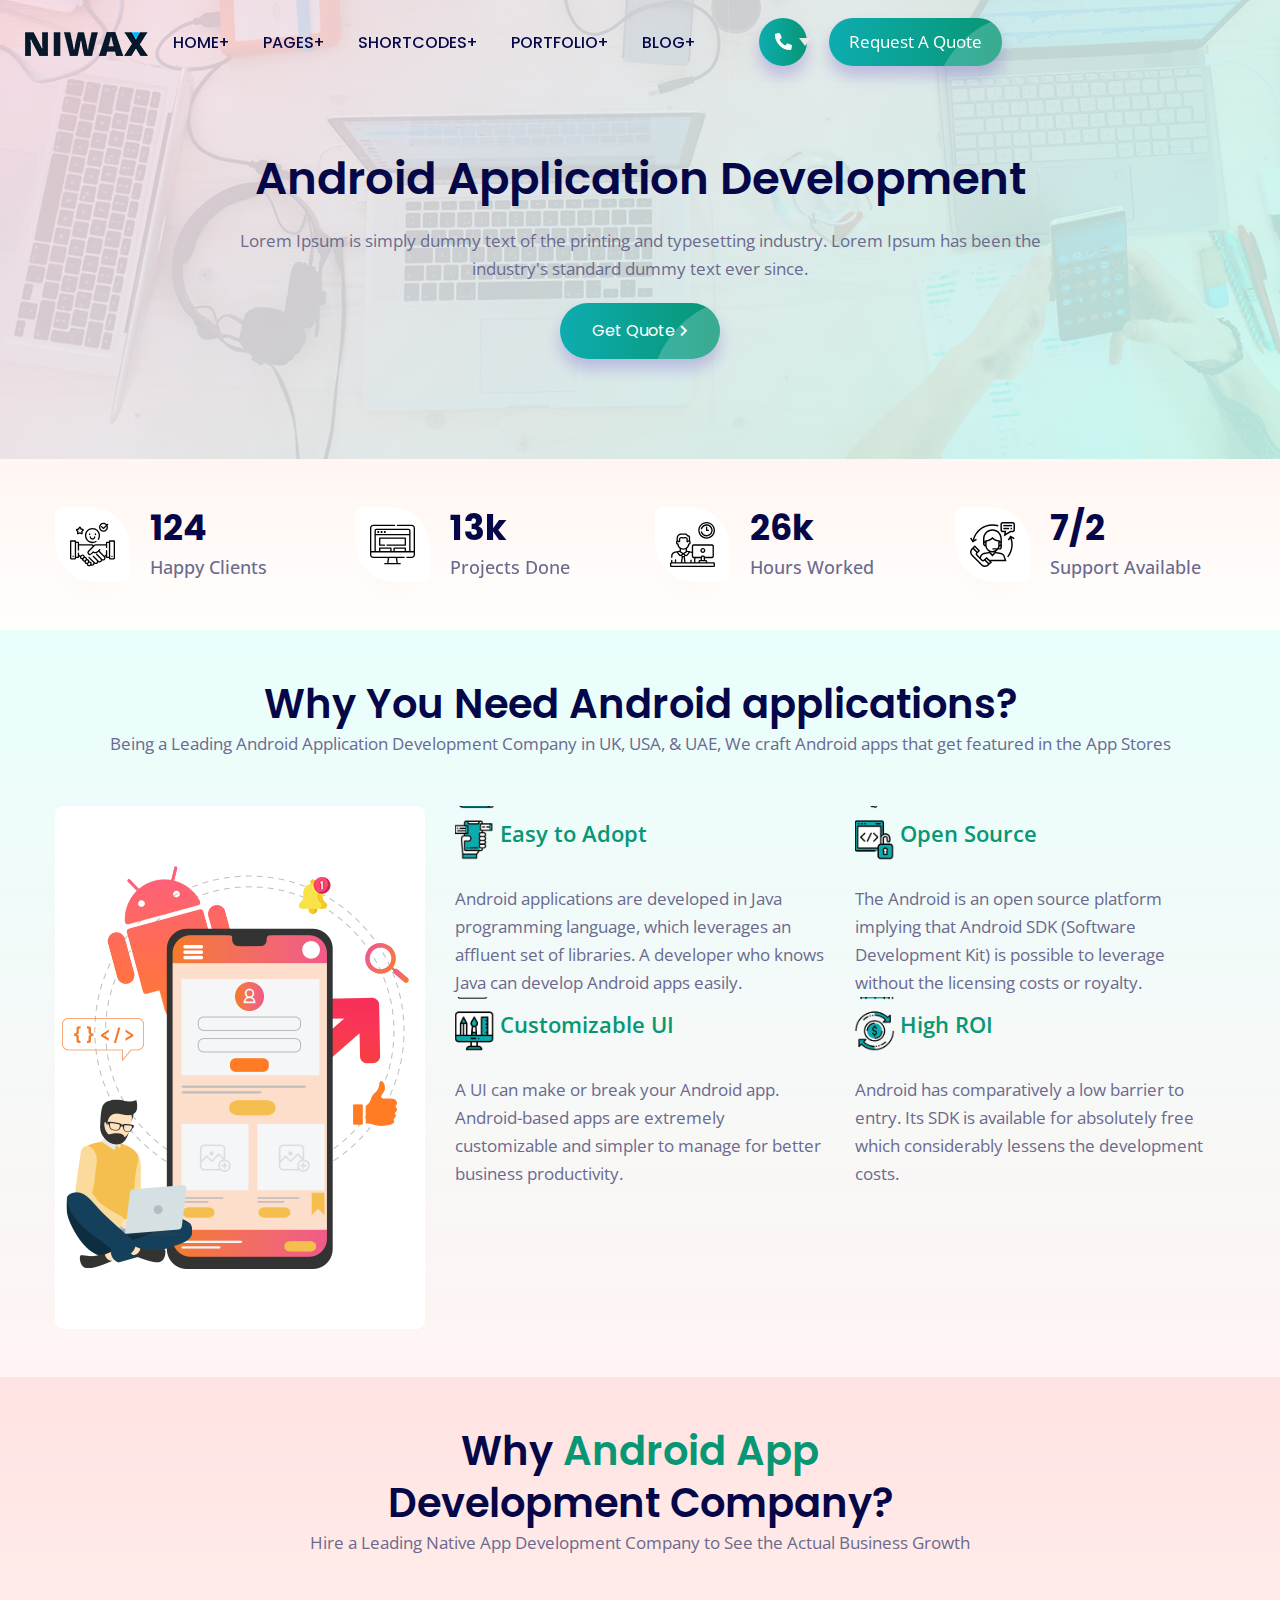
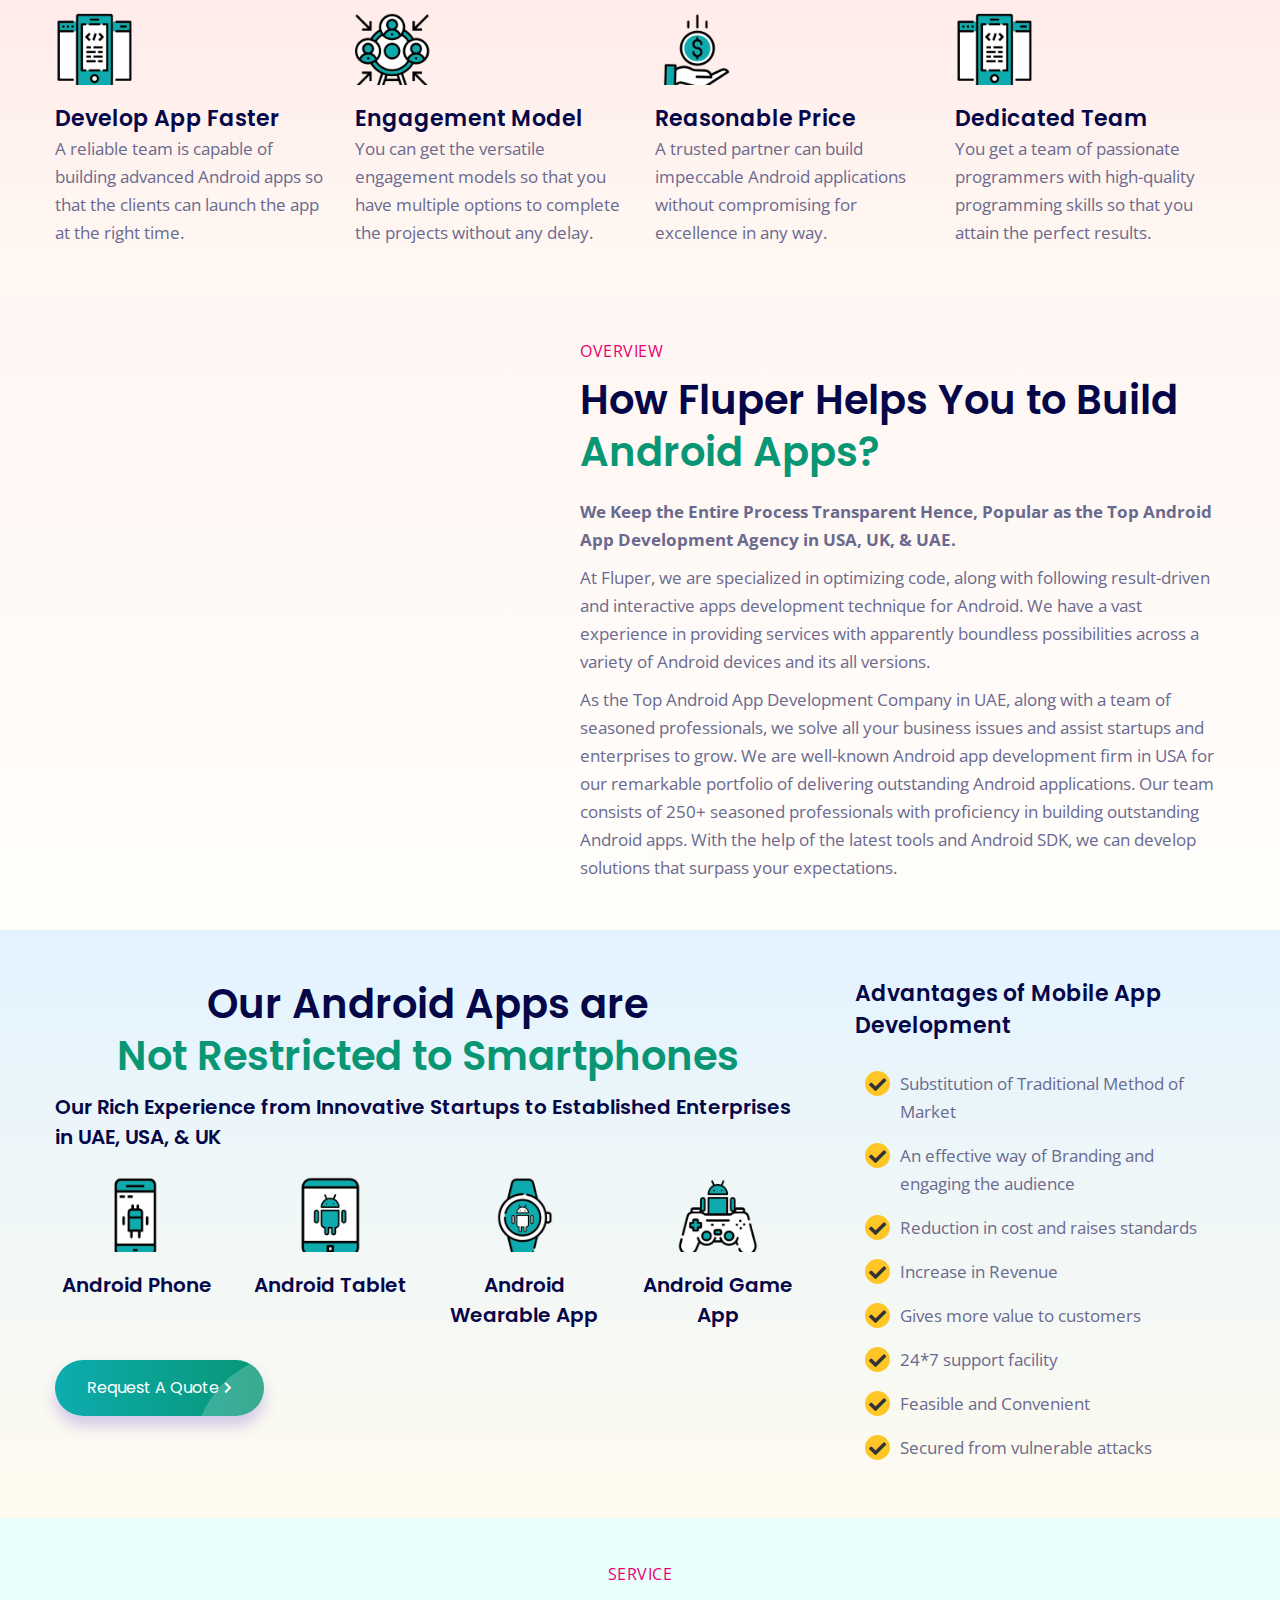
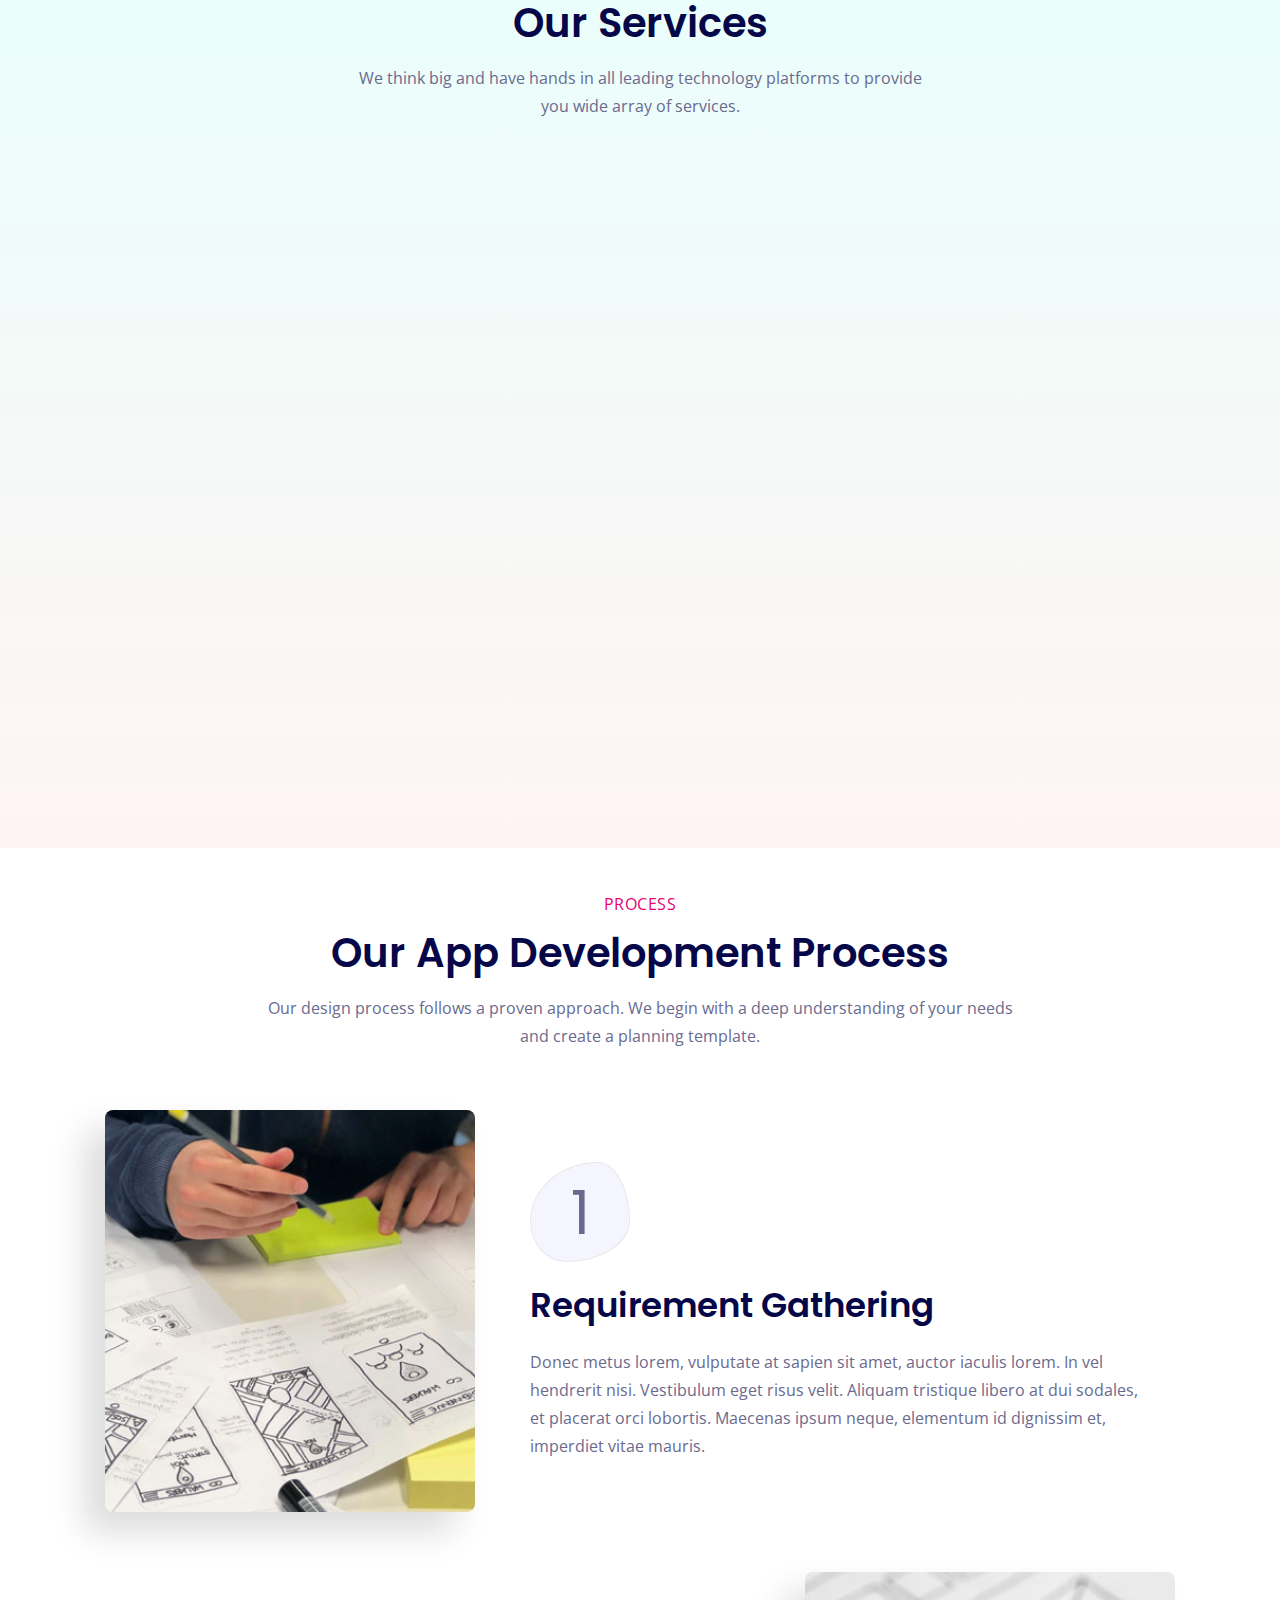
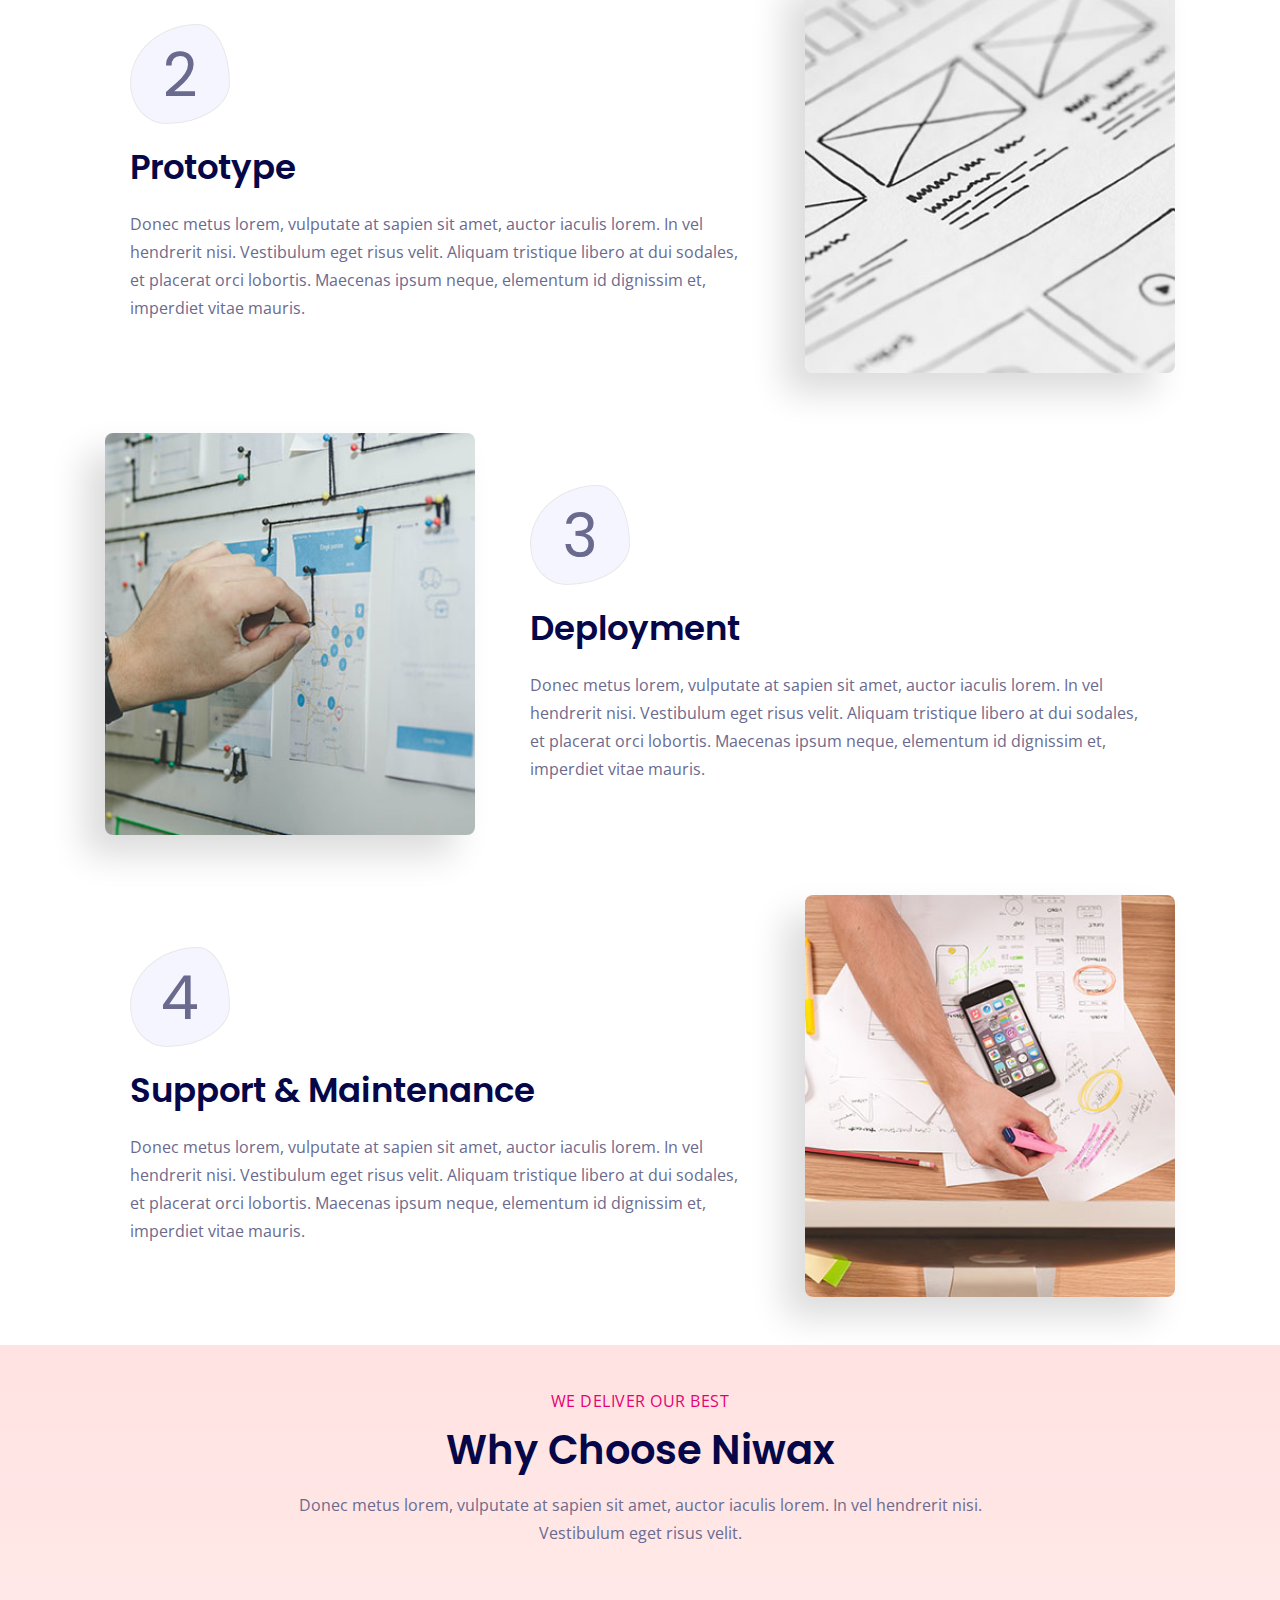
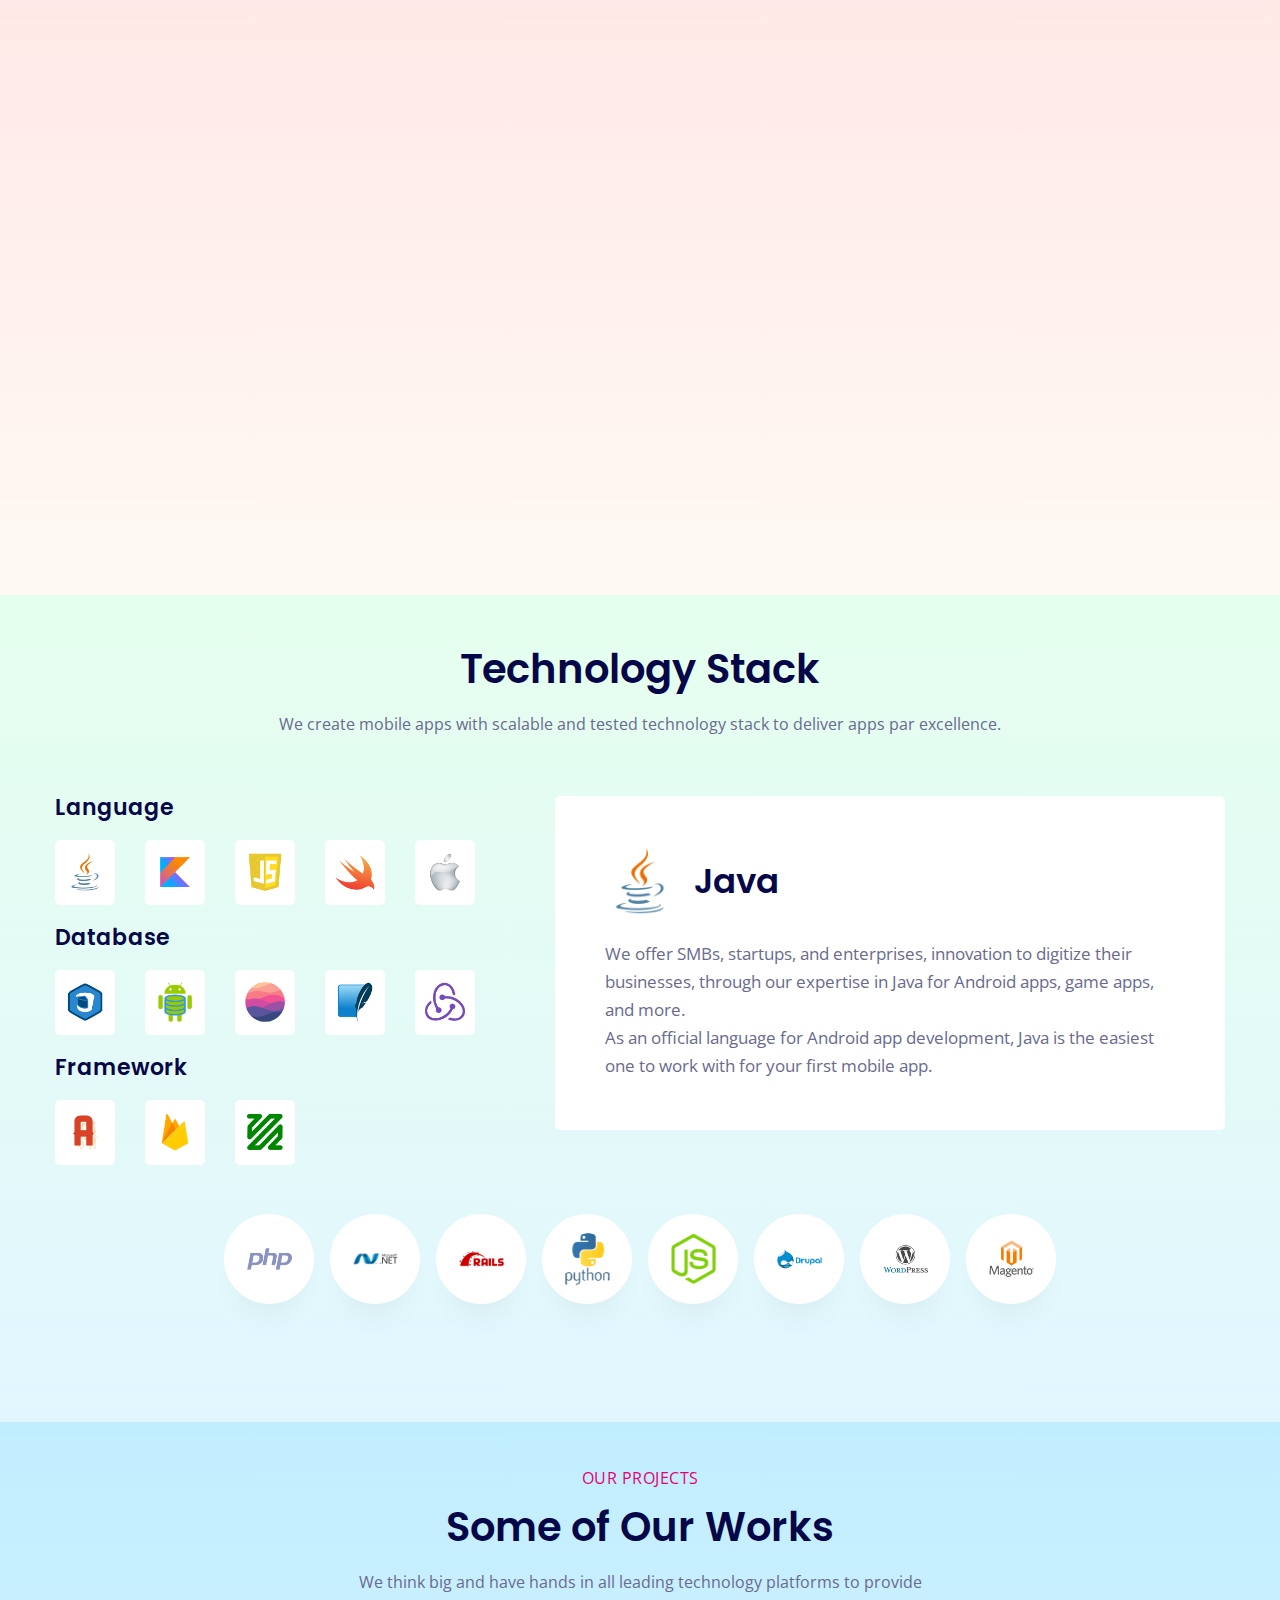
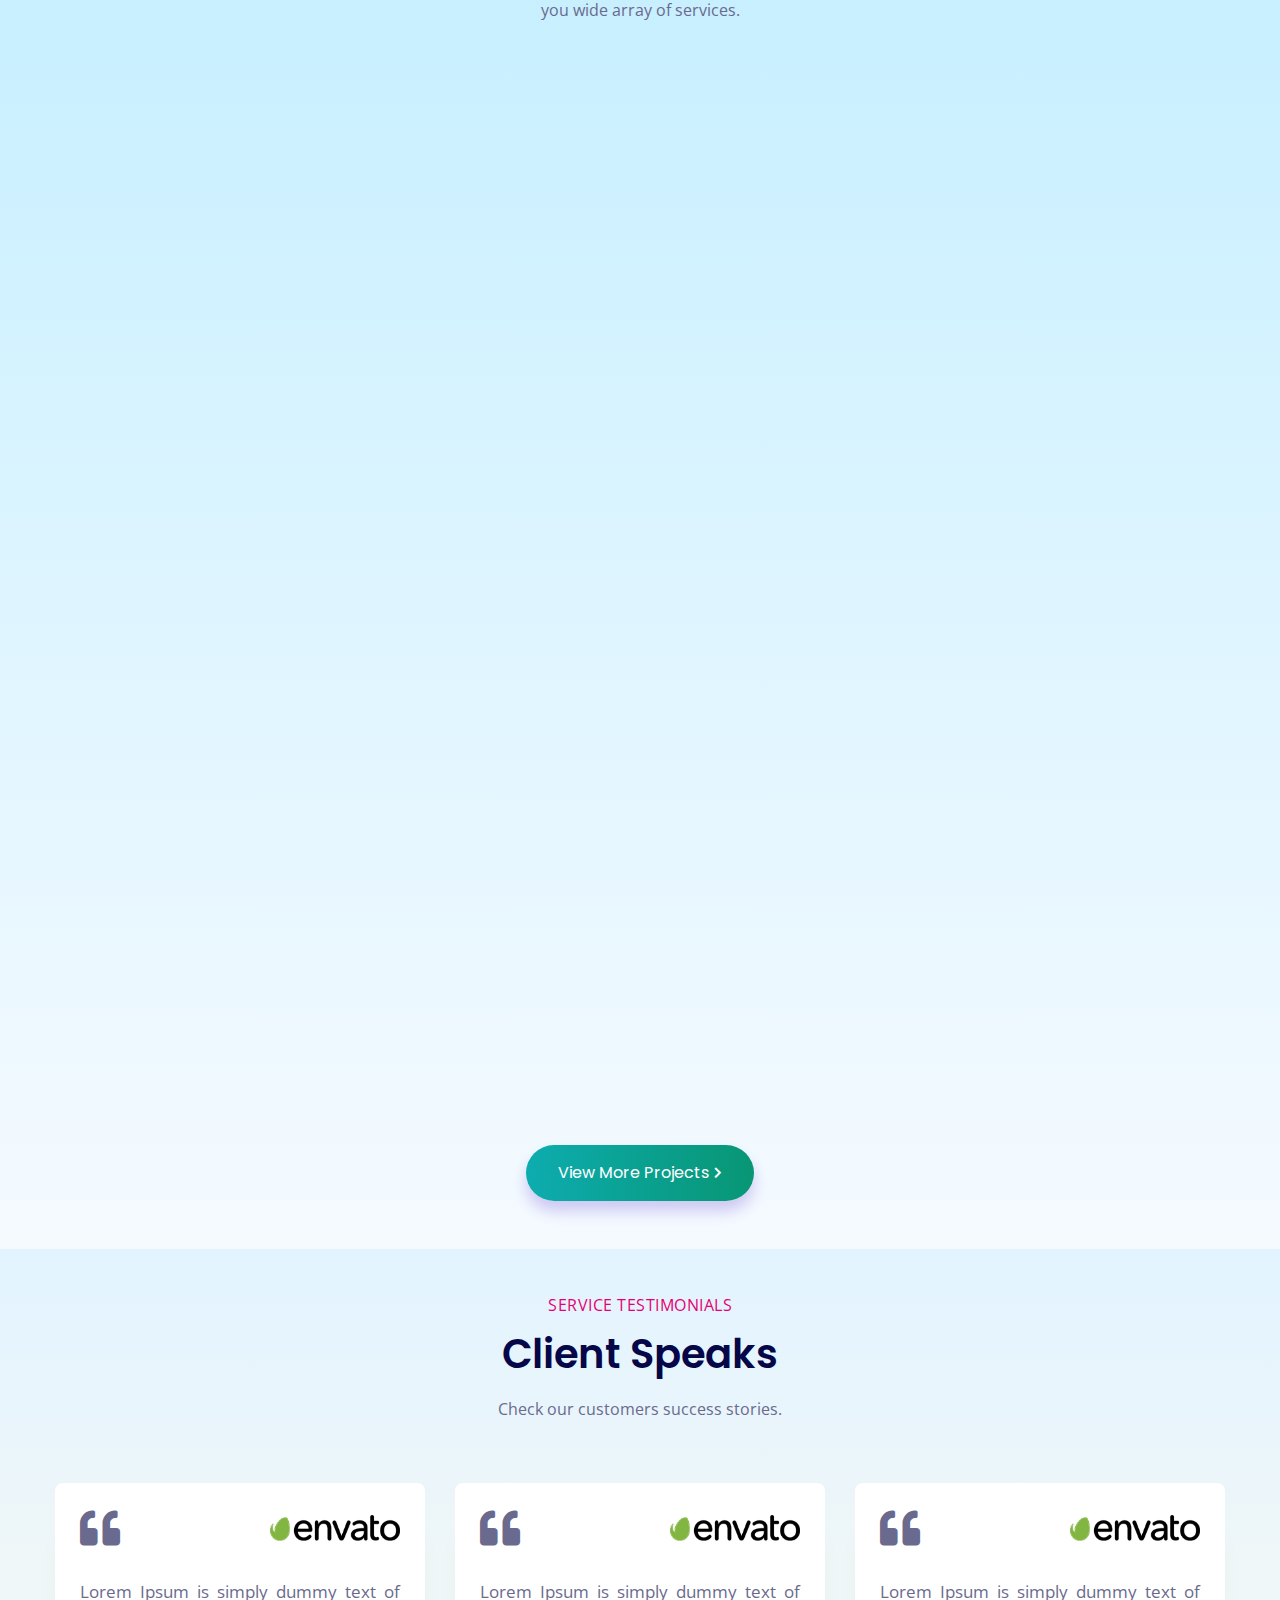
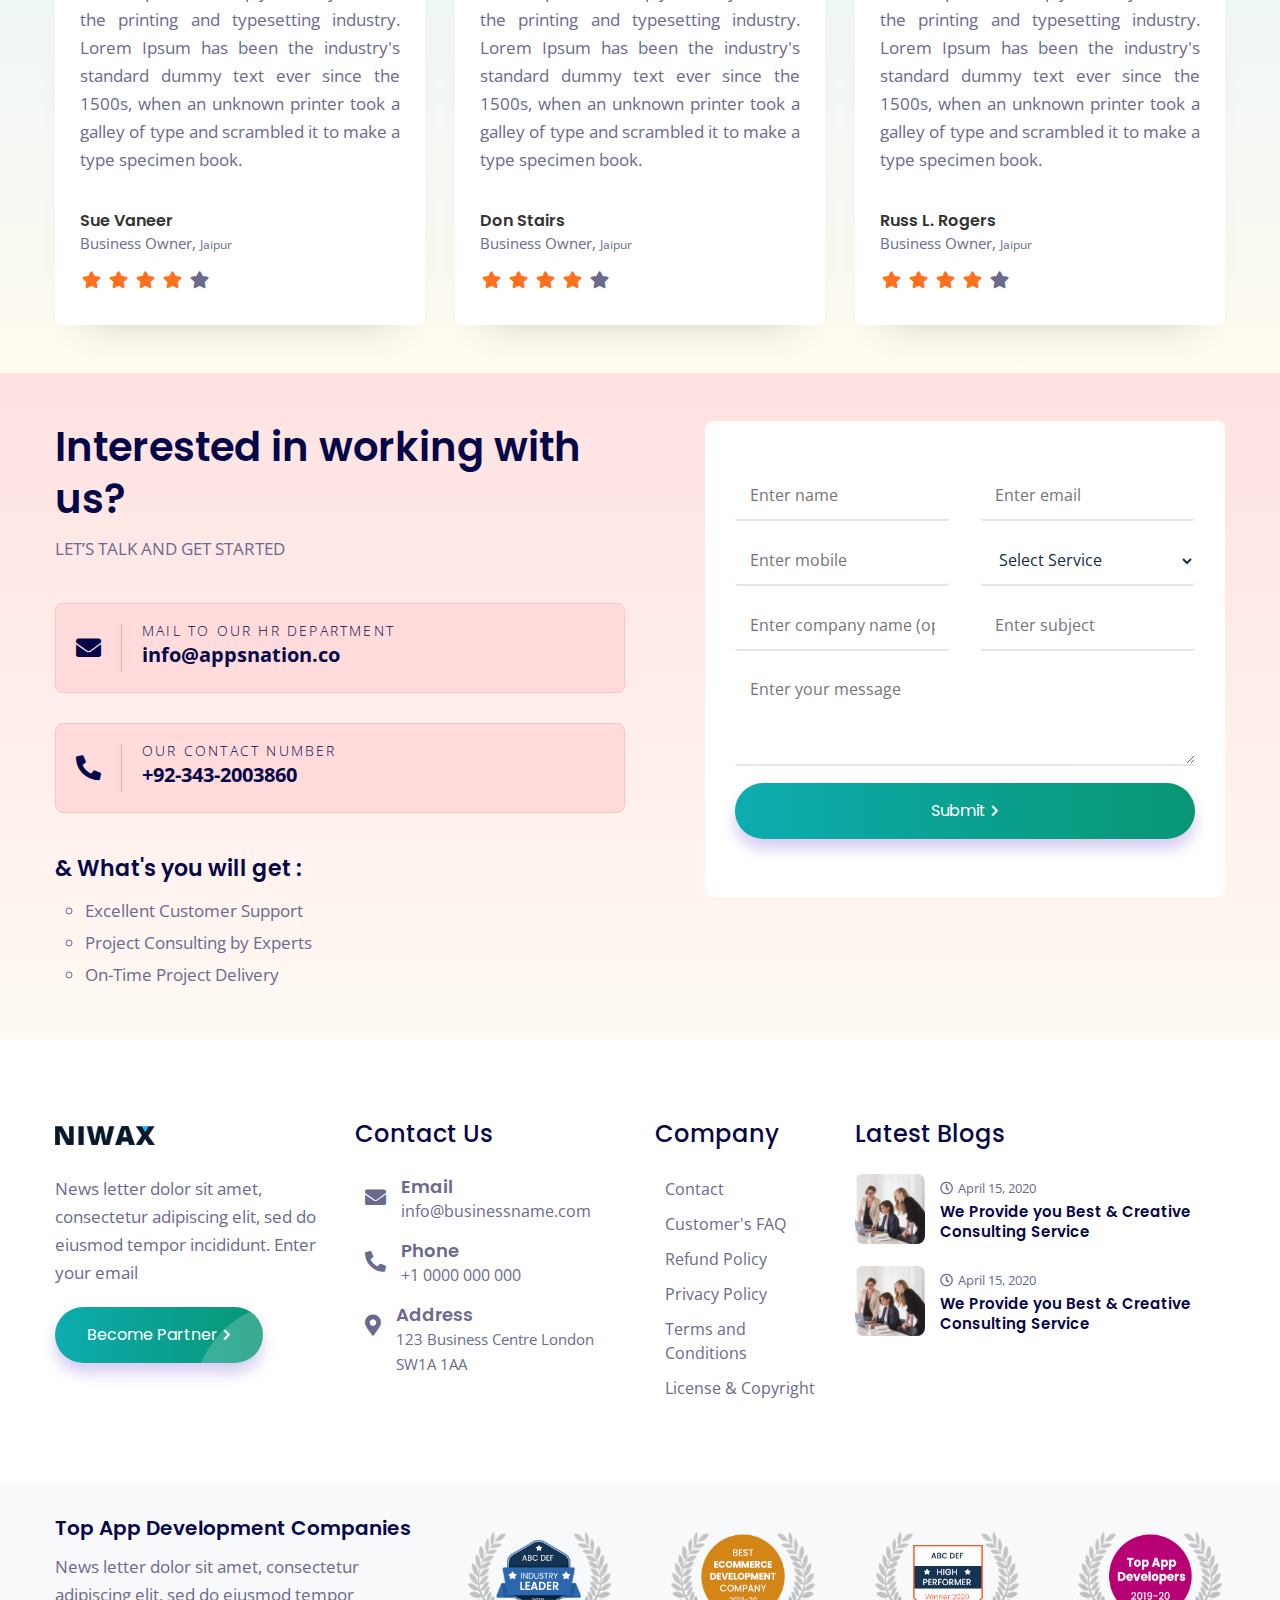
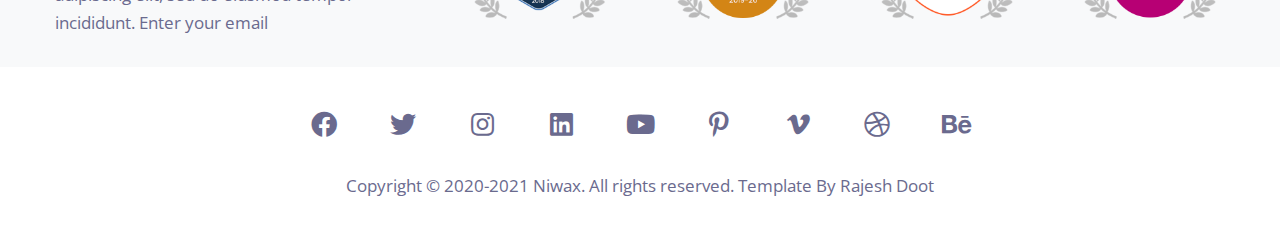
<file: android-application-development.html>
<!DOCTYPE html>
<html lang="en" class="no-js">

<head>
    <meta charset="utf-8" />
    <title>Niwax - Web Design &amp; Digital Marketing Agency HTML Template</title>
    <meta name="description" content="Creative Agency, Marketing Agency Template">
    <meta name="keywords" content="Creative Agency, Marketing Agency">
    <meta name="author" content="rajesh-doot">
    <meta name="viewport" content="width=device-width,initial-scale=1">
    <meta http-equiv="X-UA-Compatible" content="IE=edge">
    <!--website-favicon-->
    <link href="images/favicon.png" rel="icon">
    <!--plugin-css-->
    <link href="css/bootstrap.min.css" rel="stylesheet">
    <link href="css/plugin.min.css" rel="stylesheet">
    <link href="https://cdnjs.cloudflare.com/ajax/libs/font-awesome/5.11.2/css/all.min.css" rel="stylesheet">
    <link href="https://fonts.googleapis.com/css2?family=Open+Sans:wght@400;600;700&family=Poppins:wght@300;400;500;600;700;800;900&display=swap" rel="stylesheet">
    <!-- template-style-->
    <link href="css/style.css" rel="stylesheet">
    <link href="css/responsive.css" rel="stylesheet">
    <link href="css/darkmode.css" rel="stylesheet"> </head>

<body>
    <!--Start Header -->
    <header class="nav-bg-w main-header navfix fixed-top menu-white">
        <div class="container-fluid m-pad">
            <div class="menu-header">
                <div class="dsk-logo">
                    <a class="nav-brand" href="index.html"> <img src="images/white-logo.png" alt="Logo" class="mega-white-logo" /> <img src="images/logo.png" alt="Logo" class="mega-darks-logo" /> </a>
                </div>
                <div class="custom-nav" role="navigation">
                    <ul class="nav-list">
                        <li class="sbmenu"> <a href="#" class="menu-links">Home</a>
                            <div class="nx-dropdown">
                                <div class="sub-menu-section">
                                    <div class="container">
                                        <div class="col-md-12">
                                            <div class="sub-menu-center-block">
                                                <div class="sub-menu-column">
                                                    <div class="menuheading">Multi-Page Demo</div>
                                                    <ul>
                                                        <li><a href="index.html">Homepage</a></li>
                                                        <li><a href="digital-agency.html">Digital Agency</a></li>
                                                        <li><a href="digital-agency-dark.html">Digital Agency Dark</a></li>
                                                        <li><a href="web-design-agency.html">Web Design Agency</a></li>
                                                        <li><a href="web-design-agency-dark.html">Web Design Agency Dark</a></li>
                                                        <li><a href="digital-marketing.html">Digital Marketing</a></li>
                                                        <li><a href="digital-marketing-dark.html">Digital Marketing Dark</a></li>
                                                        <li><a href="lead-generation.html">Lead Generation Agency</a></li>
                                                        <li><a href="lead-generation-dark.html">Lead Generation Agency Dark</a></li>
                                                    </ul>
                                                </div>
                                                <div class="sub-menu-column">
                                                    <div class="menuheading">&nbsp;</div>
                                                    <ul>
                                                        <li><a href="freelance-portfolio.html">Freelance Portfolio</a></li>
                                                        <li><a href="freelance-portfolio-dark.html">Freelance Portfolio Dark</a></li>
                                                        <li><a href="app-development.html">App Development Agency</a></li>
                                                        <li><a href="minimal-portfolio.html">Minimal Portfolio</a></li>
                                                        <li><a href="creative-agency.html">Creative Agency</a></li>
                                                        <li><a href="branding-agency.html">Branding  Agency</a></li>
                                                        <li><a href="modern-agency.html">Modern Agency</a></li>
                                                        <li><a href="business-and-startup.html">Business & Startup</a></li>
                                                        <li><a href="graphic-studio.html">Graphic Studio</a></li>
                                                    </ul>
                                                </div>
                                                <div class="sub-menu-column">
                                                    <div class="menuheading">One-Page Demo</div>
                                                    <ul>
                                                        <li><a href="digital-agency-onepage.html">Digital Agency</a></li>
                                                        <li><a href="digital-agency-dark-onepage.html">Digital Agency Dark</a></li>
                                                        <li><a href="web-design-agency-onepage.html">Web Design Agency</a></li>
                                                        <li><a href="web-design-agency-dark-onepage.html">Web Design Agency Dark</a></li>
                                                        <li><a href="digital-marketing-onepage.html">Digital Marketing</a></li>
                                                        <li><a href="digital-marketing-dark-onepage.html">Digital Marketing Dark</a></li>
                                                        <li><a href="lead-generation-onepage.html">Lead Generation Agency</a></li>
                                                        <li><a href="lead-generation-dark-onepage.html">Lead Generation Agency Dark</a></li>
                                                        <li><a href="freelance-portfolio-onepage.html">Freelance Portfolio</a></li>
                                                    </ul>
                                                </div>
                                                <div class="sub-menu-column">
                                                    <div class="menuheading">&nbsp;</div>
                                                    <ul>
                                                        <li><a href="freelance-portfolio-dark-onepage.html">Freelance Portfolio Dark</a></li>
                                                        <li><a href="app-development-onepage.html">App Development Agency</a></li>
                                                        <li><a href="minimal-portfolio-onepage.html">Minimal Portfolio</a></li>
                                                        <li><a href="creative-agency-onepage.html">Creative Agency</a></li>
                                                        <li><a href="branding-agency-onepage.html">Branding  Agency</a></li>
                                                        <li><a href="modern-agency-onepage.html">Modern Agency</a></li>
                                                        <li><a href="business-and-startup-onepage.html">Business & Startup</a></li>
                                                        <li><a href="graphic-studio-onepage.html">Graphic Studio</a></li>
                                                    </ul>
                                                </div>
                                            </div>
                                        </div>
                                    </div>
                                </div>
                            </div>
                        </li>
                        <li class="sbmenu"> <a href="#" class="menu-links">Pages</a>
                            <div class="nx-dropdown">
                                <div class="sub-menu-section">
                                    <div class="container">
                                        <div class="sub-menu-center-block">
                                            <div class="sub-menu-column">
                                                <ul>
                                                    <li><a href="about.html">About Us</a></li>
                                                    <li><a href="why-us.html">Why Us</a></li>
                                                    <li><a href="team.html">Our Team</a></li>
                                                    <li><a href="team-details.html">Team Single</a></li>
                                                    <li><a href="case-study.html">Case Study</a></li>
                                                    <li><a href="case-study-details.html">Case Study Single</a></li>
                                                </ul>
                                            </div>
                                            <div class="sub-menu-column">
                                                <ul>
                                                    <li><a href="mission-vision.html">Mission & Vision</a></li>
                                                    <li><a href="development-process.html">Development Process</a></li>
                                                    <li><a href="client-reviews.html">Client Reviews</a> </li>
                                                    <li><a href="clients.html">Our Clients</a></li>
                                                    <li><a href="get-quote.html">Contact Us</a> </li>
                                                    <li><a href="get-quote-2.html">Contact Us 2</a> </li>
                                                </ul>
                                            </div>
                                            <div class="sub-menu-column">
                                                <ul>
                                                    <li><a href="login.html">Login Page</a> </li>
                                                    <li><a href="service-card.html">Service Card</a> </li>
                                                    <li><a href="service-web.html">Service Web</a></li>
                                                    <li><a href="service-app.html">Service Mobile App</a></li>
                                                    <li><a href="service-marketing.html">Service Digital Marketing</a></li>
                                                    <li><a href="service-graphic.html">Service Graphic</a></li>
                                                </ul>
                                            </div>
                                            <div class="sub-menu-column">
                                                <ul>
                                                    <li><a href="career.html">Careers</a> </li>
                                                    <li><a href="shop-page.html">Shop Single</a> </li>
                                                    <li><a href="shop-details.html">Shop Details</a> </li>
                                                    <li><a href="shop-cart.html">Shop Cart</a> </li>
                                                </ul>
                                            </div>
                                        </div>
                                    </div>
                                </div>
                            </div>
                        </li>
                        <li class="sbmenu"> <a href="#" class="menu-links">Shortcodes</a>
                            <div class="nx-dropdown">
                                <div class="sub-menu-section">
                                    <div class="container">
                                        <div class="sub-menu-center-block">
                                            <div class="sub-menu-column">
                                                <ul>
                                                    <li><a href="pricing.html">Pricing</a></li>
                                                    <li><a href="typography.html">Typography</a></li>
                                                    <li><a href="button.html">Buttons</a></li>
                                                    <li><a href="locations.html">Office Location</a></li>
                                                </ul>
                                            </div>
                                            <div class="sub-menu-column">
                                                <ul>
                                                    <li><a href="faq.html">FAQs</a> </li>
                                                    <li><a href="tabs.html">Tabs</a></li>
                                                    <li><a href="error.html">404 Page</a></li>
                                                    <li><a href="gradients.html">Background Gradients</a></li>
                                                </ul>
                                            </div>
                                            <div class="sub-menu-column">
                                                <ul>
                                                    <li><a href="header-v1.html">Header v1</a></li>
                                                    <li><a href="header-v2.html">Header v2</a></li>
                                                    <li><a href="header-v3.html">Header v3</a></li>
                                                    <li><a href="footer-design.html">Footer</a></li>
                                                </ul>
                                            </div>
                                            <div class="sub-menu-column">
                                                <ul>
                                                    <li><a href="hover-animation.html">Hover Animation</a></li>
                                                    <li><a href="popup-modal.html">Popup Modal</a></li>
                                                    <li><a href="lists.html">Lists</a></li>
                                                    <li><a href="bootstrap-components.html">Bootstrap Components</a></li>
                                                </ul>
                                            </div>
                                        </div>
                                    </div>
                                </div>
                            </div>
                        </li>
                        <li class="sbmenu rpdropdown"> <a href="#" class="menu-links">Portfolio</a>
                            <div class="nx-dropdown menu-dorpdown">
                                <div class="sub-menu-section">
                                    <div class="sub-menu-center-block">
                                        <div class="sub-menu-column smfull">
                                            <ul>
                                                <li><a href="portfolio.html">Portfolio Grid 1</a> </li>
                                                <li><a href="portfolio-2.html">Portfolio Grid 2</a> </li>
                                                <li><a href="portfolio-block.html">Portfolio Wide Block</a> </li>
                                                <li><a href="portfolio-details.html">Portfolio Details</a> </li>
                                            </ul>
                                        </div>
                                    </div>
                                </div>
                            </div>
                        </li>
                        <li class="sbmenu rpdropdown"> <a href="#" class="menu-links">Blog</a>
                            <div class="nx-dropdown menu-dorpdown">
                                <div class="sub-menu-section">
                                    <div class="sub-menu-center-block">
                                        <div class="sub-menu-column smfull">
                                            <ul>
                                                <li><a href="blog-grid-1.html">Blog Grid 1</a> </li>
                                                <li><a href="blog-grid-2.html">Blog Grid 2</a> </li>
                                                <li><a href="blog-right-sidebar.html">Blog Right Sidebar</a> </li>
                                                <li><a href="blog-left-sidebar.html">Blog Left Sidebar</a> </li>
                                                <li><a href="blog-single.html">Blog Single</a></li>
                                            </ul>
                                        </div>
                                    </div>
                                </div>
                            </div>
                        </li>
                        <li> <a href="#" class="menu-links right-bddr">&nbsp;</a>
                            <!--menu right border-->
                            <li class="contact-show">
                                <a href="#" class="btn-round- trngl btn-br bg-btn3">
                                    <i class="fas fa-phone-alt"></i>
                                </a>
                                <div class="contact-inquiry">
                                    <div class="contact-info-">
                                        <div class="contct-heading">Niwax Contacts</div>
                                        <div class="inquiry-card-nn hrbg">
                                            <div class="title-inq-c">FOR HR DEPARTMENT</div>
                                            <ul>
                                                <li class="mb0"><img src="images/flags/us.svg" alt="us office" class="flags-size"> <a href="tel:1111111111">+1-123-456-7890</a></li>
                                            </ul>
                                        </div>
                                        <div class="inquiry-card-nn">
                                            <div class="title-inq-c">FOR SALES DEPARTMENT</div>
                                            <ul>
                                                <li>
                                                    <a href="tel:1111111111"><img src="images/flags/us.svg" alt="us office" class="flags-size"> +1-123-456-7890</a>
                                                </li>
                                                <li>
                                                    <a href="tel:1111111111"><img src="images/flags/au.svg" alt="australia office" class="flags-size"> +1-123-456-7890</a>
                                                </li>
                                                <li><i class="fab fa-skype"></i><a href="skype:niwax.company?call">niwax.company</a></li>
                                                <li><i class="fas fa-envelope"></i><a href="mailto:info@businessname.com">info@businessname.com</a></li>
                                            </ul>
                                        </div>
                                    </div>
                                </div>
                            </li>
                            <li><a href="get-quote.html" class="btn-br bg-btn3 btshad-b2 lnk">Request A Quote <span class="circle"></span></a> </li>
                    </ul>
                </div>
                <div class="mobile-menu2">
                    <ul class="mob-nav2">
                        <li><a href="#" class="btn-round- trngl btn-br bg-btn btshad-b1" data-toggle="modal" data-target="#menu-popup"><i class="fas fa-envelope-open-text"></i></a></li>
                        <li class="navm-"> <a class="toggle" href="#"><span></span></a></li>
                    </ul>
                </div>
            </div>
            <!--Mobile Menu-->
            <nav id="main-nav">
                <ul class="first-nav">
                    <li> <a href="#">Home</a>
                        <ul>
                            <li> <a href="#">Multi-Page Demo</a>
                                <ul>
                                    <li><a href="index.html">Homepage</a></li>
                                    <li><a href="digital-agency.html">Digital Agency</a></li>
                                    <li><a href="digital-agency-dark.html">Digital Agency Dark</a></li>
                                    <li><a href="web-design-agency.html">Web Design Agency</a></li>
                                    <li><a href="web-design-agency-dark.html">Web Design Agency Dark</a></li>
                                    <li><a href="digital-marketing.html">Digital Marketing</a></li>
                                    <li><a href="digital-marketing-dark.html">Digital Marketing Dark</a></li>
                                    <li><a href="lead-generation.html">Lead Generation Agency</a></li>
                                    <li><a href="lead-generation-dark.html">Lead Generation Agency Dark</a></li>
                                    <li><a href="freelance-portfolio.html">Freelance Portfolio</a></li>
                                    <li><a href="freelance-portfolio-dark.html">Freelance Portfolio Dark</a></li>
                                    <li><a href="minimal-portfolio.html">Minimal Portfolio</a></li>
                                    <li><a href="creative-agency.html">Creative Agency</a></li>
                                    <li><a href="branding-agency.html">Branding  Agency</a></li>
                                    <li><a href="app-development.html">App Development Agency</a></li>
                                    <li><a href="modern-agency.html">Modern Agency</a></li>
                                    <li><a href="business-and-startup.html">Business & Startup</a></li>
                                    <li><a href="graphic-studio.html">Graphic Studio</a></li>
                                </ul>
                            </li>
                            <li> <a href="#">One-Page Demo</a>
                                <ul>
                                    <li><a href="digital-agency-onepage.html">Digital Agency</a></li>
                                    <li><a href="digital-agency-dark-onepage.html">Digital Agency Dark</a></li>
                                    <li><a href="web-design-agency-onepage.html">Web Design Agency</a></li>
                                    <li><a href="web-design-agency-dark-onepage.html">Web Design Agency Dark</a></li>
                                    <li><a href="digital-marketing-onepage.html">Digital Marketing</a></li>
                                    <li><a href="digital-marketing-dark-onepage.html">Digital Marketing Dark</a></li>
                                    <li><a href="lead-generation-onepage.html">Lead Generation Agency</a></li>
                                    <li><a href="lead-generation-dark-onepage.html">Lead Generation Agency Dark</a></li>
                                    <li><a href="freelance-portfolio-onepage.html">Freelance Portfolio</a></li>
                                    <li><a href="freelance-portfolio-dark-onepage.html">Freelance Portfolio Dark</a></li>
                                    <li><a href="app-development-onepage.html">App Development Agency</a></li>
                                    <li><a href="minimal-portfolio-onepage.html">Minimal Portfolio</a></li>
                                    <li><a href="creative-agency-onepage.html">Creative Agency</a></li>
                                    <li><a href="branding-agency-onepage.html">Branding  Agency</a></li>
                                    <li><a href="modern-agency-onepage.html">Modern Agency</a></li>
                                    <li><a href="business-and-startup-onepage.html">Business & Startup</a></li>
                                    <li><a href="graphic-studio-onepage.html">Graphic Studio</a></li>
                                </ul>
                            </li>
                        </ul>
                    </li>
                    <li> <a href="#">Pages</a>
                        <ul>
                            <li><a href="about.html">About Us</a></li>
                            <li><a href="why-us.html">Why Us</a></li>
                            <li><a href="team.html">Our Team</a></li>
                            <li><a href="team-details.html">Team Single</a></li>
                            <li><a href="case-study.html">Case Study</a></li>
                            <li><a href="case-study-details.html">Case Study Single</a></li>
                            <li><a href="mission-vision.html">Mission & Vision</a></li>
                            <li><a href="development-process.html">Development Process</a></li>
                            <li><a href="client-reviews.html">Client Reviews</a> </li>
                            <li><a href="clients.html">Our Clients</a></li>
                            <li><a href="get-quote.html">Contact Us</a> </li>
                            <li><a href="get-quote-2.html">Contact Us 2</a> </li>
                            <li><a href="login.html">Login Page</a> </li>
                            <li><a href="service-card.html">Service Card</a> </li>
                            <li><a href="service-web.html">Service Web</a></li>
                            <li><a href="service-app.html">Service Mobile App</a></li>
                            <li><a href="service-marketing.html">Service Digital Marketing</a></li>
                            <li><a href="service-graphic.html">Service Graphic</a></li>
                            <li><a href="career.html">Careers</a> </li>
                            <li><a href="shop-page.html">Shop Single</a> </li>
                            <li><a href="shop-details.html">Shop Details</a> </li>
                            <li><a href="shop-cart.html">Shop Cart</a> </li>
                        </ul>
                    </li>
                    <li> <a href="#">Shortcodes</a>
                        <ul>
                            <li><a href="pricing.html">Pricing</a></li>
                            <li><a href="typography.html">Typography</a></li>
                            <li><a href="button.html">Buttons</a></li>
                            <li><a href="locations.html">Office Location</a></li>
                            <li><a href="faq.html">FAQs</a> </li>
                            <li><a href="tabs.html">Tabs</a></li>
                            <li><a href="error.html">404 Page</a></li>
                            <li><a href="gradients.html">Background Gradients</a></li>
                            <li><a href="header-v1.html">Header v1</a></li>
                            <li><a href="header-v2.html">Header v2</a></li>
                            <li><a href="header-v3.html">Header v3</a></li>
                            <li><a href="footer-design.html">Footer</a></li>
                            <li><a href="hover-animation.html">Hover Animation</a></li>
                            <li><a href="popup-modal.html">Popup Modal</a></li>
                            <li><a href="lists.html">Lists</a></li>
                            <li><a href="bootstrap-components.html">Bootstrap Components</a></li>
                        </ul>
                    </li>
                    <li> <a href="#">Portfolio</a>
                        <ul>
                            <li><a href="portfolio.html">Portfolio Grid 1</a> </li>
                            <li><a href="portfolio-2.html">Portfolio Grid 2</a> </li>
                            <li><a href="portfolio-block.html">Portfolio Wide Block</a> </li>
                            <li><a href="portfolio-details.html">Portfolio Details</a> </li>
                        </ul>
                    </li>
                    <li> <a href="#">Blog</a>
                        <ul>
                            <li><a href="blog-grid-1.html">Blog Grid 1</a> </li>
                            <li><a href="blog-grid-2.html">Blog Grid 2</a> </li>
                            <li><a href="blog-right-sidebar.html">Blog Right Sidebar</a> </li>
                            <li><a href="blog-left-sidebar.html">Blog Left Sidebar</a> </li>
                            <li><a href="blog-single.html">Blog Single</a></li>
                        </ul>
                    </li>
                </ul>
                <ul class="bottom-nav">
                    <li class="prb">
                        <a href="tel:+11111111111">
                            <svg xmlns="http://www.w3.org/2000/svg" viewBox="0 0 384 384">
								<path d="M353.188,252.052c-23.51,0-46.594-3.677-68.469-10.906c-10.719-3.656-23.896-0.302-30.438,6.417l-43.177,32.594
								  c-50.073-26.729-80.917-57.563-107.281-107.26l31.635-42.052c8.219-8.208,11.167-20.198,7.635-31.448
								  c-7.26-21.99-10.948-45.063-10.948-68.583C132.146,13.823,118.323,0,101.333,0H30.813C13.823,0,0,13.823,0,30.813
								  C0,225.563,158.438,384,353.188,384c16.99,0,30.813-13.823,30.813-30.813v-70.323C384,265.875,370.177,252.052,353.188,252.052z" /> </svg>
                        </a>
                    </li>
                    <li class="prb">
                        <a href="mailto:somewebmedia@gmail.com">
                            <svg xmlns="http://www.w3.org/2000/svg" width="24" height="24" viewBox="0 0 24 24">
								<path d="M20 4H4c-1.1 0-1.99.9-1.99 2L2 18c0 1.1.9 2 2 2h16c1.1 0 2-.9 2-2V6c0-1.1-.9-2-2-2zm0 4l-8 5-8-5V6l8 5 8-5v2z" />
								<path d="M0 0h24v24H0z" fill="none" /> </svg>
                        </a>
                    </li>
                    <li class="prb">
                        <a href="skype:niwax.company?call">
                            <svg enable-background="new 0 0 24 24" height="18" viewBox="0 0 24 24" width="18" xmlns="http://www.w3.org/2000/svg">
								<path d="m23.309 14.547c1.738-7.81-5.104-14.905-13.139-13.543-4.362-2.707-10.17.352-10.17 5.542 0 1.207.333 2.337.912 3.311-1.615 7.828 5.283 14.821 13.311 13.366 5.675 3.001 11.946-2.984 9.086-8.676zm-7.638 4.71c-2.108.867-5.577.872-7.676-.227-2.993-1.596-3.525-5.189-.943-5.189 1.946 0 1.33 2.269 3.295 3.194.902.417 2.841.46 3.968-.3 1.113-.745 1.011-1.917.406-2.477-1.603-1.48-6.19-.892-8.287-3.483-.911-1.124-1.083-3.107.037-4.545 1.952-2.512 7.68-2.665 10.143-.768 2.274 1.76 1.66 4.096-.175 4.096-2.207 0-1.047-2.888-4.61-2.888-2.583 0-3.599 1.837-1.78 2.731 2.466 1.225 8.75.816 8.75 5.603-.005 1.992-1.226 3.477-3.128 4.253z" /> </svg>
                        </a>
                    </li>
                </ul>
            </nav>
        </div>
    </header>
    <!--Mobile contact-->
    <div class="popup-modal1">
        <div class="modal" id="menu-popup">
            <div class="modal-dialog">
                <div class="modal-content">
                    <div class="modal-header">
                        <div class="common-heading">
                            <h4 class="mt0 mb0">Write a Message</h4>
                        </div>
                        <button type="button" class="closes" data-dismiss="modal">&times;</button>
                    </div>
                    <!-- Modal body -->
                    <div class="modal-body">
                        <div class="form-block fdgn2 mt10 mb10">
                            <form action="#" method="post" name="feedback-form">
                                <div class="fieldsets row">
                                    <div class="col-md-12">
                                        <input type="text" placeholder="Full Name" name="name">
                                    </div>
                                    <div class="col-md-12">
                                        <input type="email" placeholder="Email Address" name="email">
                                    </div>
                                    <div class="col-md-12">
                                        <input type="number" placeholder="Contact Number" name="phone">
                                    </div>
                                    <div class="col-md-12">
                                        <input type="text" placeholder="Subject" name="subject">
                                    </div>
                                    <div class="col-md-12">
                                        <textarea placeholder="Message" name="message"></textarea>
                                    </div>
                                </div>
                                <div class="fieldsets mt20 pb20">
                                    <button type="submit" name="submit" class="lnk btn-main bg-btn" data-dismiss="modal">Submit <i class="fas fa-chevron-right fa-icon"></i><span class="circle"></span></button>
                                </div>
                            </form>
                        </div>
                    </div>
                </div>
            </div>
        </div>
    </div>
    <!--Mobile contact-->
    <!--End Header -->
    <!--Breadcrumb Area-->
    <section class="breadcrumb-areav2" data-background="images/banner/8.jpg">
        <div class="container">
            <div class="row justify-content-center">
                <div class="col-lg-9">
                    <div class="bread-titlev2">
                        <h1 class="wow fadeInUp" data-wow-delay=".2s">Android Application Development</h1>
                        <p class="mt20 wow fadeInUp" data-wow-delay=".4s">Lorem Ipsum is simply dummy text of the printing and typesetting industry. Lorem Ipsum has been the industry's standard dummy text ever since. </p>
                        <a href="#" class="btn-main bg-btn3 lnk mt20 wow zoomInDown" data-wow-delay=".6s">Get Quote
                            <i class="fas fa-chevron-right fa-icon"></i>
                            <span class="circle"></span>
                        </a>
                    </div>
                </div>
            </div>
        </div>
    </section>
    <div class="statistics-wrap bg-gradient5 py-5">
        <div class="container">
            <div class="row small t-ctr mt0">
                <div class="col-lg-3 col-sm-6">
                    <div class="statistics">
                        <div class="statistics-img"> <img src="images/icons/deal.svg" alt="happy" class="img-fluid"> </div>
                        <div class="statnumb"> <span class="counter">450</span>
                            <p>Happy Clients</p>
                        </div>
                    </div>
                </div>
                <div class="col-lg-3 col-sm-6">
                    <div class="statistics">
                        <div class="statistics-img"> <img src="images/icons/computers.svg" alt="project" class="img-fluid"> </div>
                        <div class="statnumb counter-number"> <span class="counter">48</span><span>k</span>
                            <p>Projects Done</p>
                        </div>
                    </div>
                </div>
                <div class="col-lg-3 col-sm-6">
                    <div class="statistics">
                        <div class="statistics-img"> <img src="images/icons/worker.svg" alt="work" class="img-fluid"> </div>
                        <div class="statnumb"> <span class="counter">95</span><span>k</span>
                            <p>Hours Worked</p>
                        </div>
                    </div>
                </div>
                <div class="col-lg-3 col-sm-6">
                    <div class="statistics mb0">
                        <div class="statistics-img"> <img src="images/icons/customer-service.svg" alt="support" class="img-fluid"> </div>
                        <div class="statnumb"> <span class="counter">24</span><span>/</span><span class="counter">7</span>
                            <p>Support Available</p>
                        </div>
                    </div>
                </div>
            </div>
        </div>
    </div>
    <!--End Hero-->
    <!--Start Why-->
    <section class="service py-5 bg-gradient6">
        <div class="container">
            <div class="row justify-content-center text-center">
                <div class="col-sm-12">
                    <h2>Why You Need Android applications?</h2>
                    <p>Being a Leading Android Application Development Company in UK, USA, &amp; UAE, We craft Android apps that get featured in the App Stores</p>
                </div>
            </div>
            <div class="row mt-5">
                <div class="col-lg-4">
                    <div class="image-block wow fadeIn"> <img src="images/service/android-top-imp.png" alt="image" class="img-fluid no-shadow" /> </div>
                </div>
                <div class="col-lg-8 block-1">
                    <div class="row">
                        <div class="col-sm-6 left col-md-6">
                            <div class="flup-flex-ileft">
                                <div>
                                    <p class="title title2">
                                        <span class="android-sprit android-sprit-1"></span> Easy to Adopt</p>
                                    <p class="para">Android applications are developed in Java programming language, which leverages an affluent set of libraries. A developer who knows Java can develop Android apps easily.</p>
                                </div>
                            </div>
                        </div>
                        <div class="col-sm-6 left col-md-6">
                            <div class="flup-flex-ileft">
                                <div>
                                    <p class="title title2">
                                        <span class="android-sprit android-sprit-2 mr-10"></span>Open Source</p>
                                    <p class="para">The Android is an open source platform implying that Android SDK (Software Development Kit) is possible to leverage without the licensing costs or royalty.</p>
                                </div>
                            </div>
                        </div>
                    </div>
                    <div class="row">
                        <div class="col-sm-6 left">
                            <div class="flup-flex-ileft">
                                <div>
                                    <p class="title title2">
                                        <span class="android-sprit android-sprit-3"></span>Customizable UI</p>
                                    <p class="para">A UI can make or break your Android app. Android-based apps are extremely customizable and simpler to manage for better business productivity.</p>
                                </div>
                            </div>
                        </div>
                        <div class="col-sm-6 left">
                            <div class="flup-flex-ileft">
                                <div>
                                    <p class="title title2">
                                        <span class="android-sprit android-sprit-4"></span>High ROI</p>
                                    <p class="para">Android has comparatively a low barrier to entry. Its SDK is available for absolutely free which considerably lessens the development costs.</p>
                                </div>
                            </div>
                        </div>
                    </div>
                </div>
            </div>
        </div>
    </section>
    <!--End Why-->
    <!--Start Why-->
    <section class="service py-5 bg-gradient7">
        <div class="container">
            <div class="row justify-content-center text-center">
                <div class="col-sm-12">
                    <h2>Why <span class="flup-theme">Android App</span><br> Development Company? </h2>
                    <p class="para-title">Hire a Leading Native App Development Company to See the Actual Business Growth </p>
                </div>
            </div>
            <div class="row mt-5">
                <div class="col-sm-6 col-md-3">
                    <figure>
                        <span class="android-sprit android-sprit-5"></span>
                    </figure>
                    <h4>Develop App Faster</h4>
                    <p> A reliable team is capable of building advanced Android apps so that the clients can launch the app at the right time.</p>
                </div>
                <div class="col-sm-6 col-md-3">
                    <figure>
                        <span class="android-sprit android-sprit-6"></span>
                    </figure>
                    <h4>Engagement Model </h4>
                    <p>You can get the versatile engagement models so that you have multiple options to complete the projects without any delay. </p>
                </div>
                <div class="col-sm-6 col-md-3">
                    <figure>
                        <span class="android-sprit android-sprit-7"></span>
                    </figure>
                    <h4>Reasonable Price</h4>
                    <p>A trusted partner can build impeccable Android applications without compromising for excellence in any way.</p>
                </div>
                <div class="col-sm-6 col-md-3">
                    <figure>
                        <span class="android-sprit android-sprit-5"></span>
                    </figure>
                    <h4>Dedicated Team</h4>
                    <p>You get a team of passionate programmers with high-quality programming skills so that you attain the perfect results.</p>
                </div>
            </div>
        </div>
    </section>
    <!--End Why-->
    <!--Start About-->
    <section class="service py-5 bg-gradient5">
        <div class=" container">
            <div class="row">
                <div class="col-lg-5 my-auto">
                    <div class="image-block wow fadeIn">
                        <img src="images/service/android-how-fluper.png" alt="image" class="img-fluid no-shadow" />
                    </div>
                </div>
                <div class="col-lg-7 block-1">
                    <div class="common-heading text-l pl25">
                        <span>Overview</span>
                        <h2> How Fluper Helps You to Build <br> <span class="flup-theme"> Android Apps? </span></h2>
                        <p><strong>We Keep the Entire Process Transparent Hence, Popular as the Top Android App Development Agency in USA, UK, & UAE.</strong></p>
                        <p>At Fluper, we are specialized in optimizing code, along with following result-driven and interactive apps development technique for Android. We have a vast experience in providing services with apparently boundless possibilities
                            across a variety of Android devices and its all versions.</p>
                        <p>As the Top Android App Development Company in UAE, along with a team of seasoned professionals, we solve all your business issues and assist startups and enterprises to grow. We are well-known Android app development firm in USA
                            for our remarkable portfolio of delivering outstanding Android applications. Our team consists of 250+ seasoned professionals with proficiency in building outstanding Android apps. With the help of the latest tools and Android
                            SDK, we can develop solutions that surpass your expectations. </p>
                    </div>
                </div>
            </div>
        </div>
    </section>
    <!--End About-->
    <section class="service dark-bg4 py-5 bg-gradient3">
        <div class="container">
            <div class="row">
                <div class="col-lg-8">
                    <div class="text-l service-desc- pr25">
                        <h2 class="text-center">Our Android Apps are <br> <span class="flup-theme"> Not Restricted to Smartphones </span></h2>
                        <h5 class="mt10 mb20">Our Rich Experience from Innovative Startups to Established Enterprises in UAE, USA, & UK</h5>
                        <div class="row">
                            <div class="col-sm-12 col-md-3 text-center">
                                <figure>
                                    <span class="android-sprit android-sprit-9"></span>
                                </figure>
                                <h5>Android Phone</h5>
                            </div>
                            <div class="col-sm-12 col-md-3 text-center">
                                <figure>
                                    <span class="android-sprit android-sprit-10"></span>
                                </figure>
                                <h5>Android Tablet</h5>
                            </div>
                            <div class="col-sm-12 col-md-3 text-center">
                                <figure>
                                    <span class="android-sprit android-sprit-11"></span>
                                </figure>
                                <h5>Android Wearable App</h5>
                            </div>
                            <div class="col-sm-12 col-md-3 text-center">
                                <figure>
                                    <span class="android-sprit android-sprit-12"></span>
                                </figure>
                                <h5>Android Game App</h5>
                            </div>
                        </div>
                        <a href="#" class="btn-main bg-btn3 lnk mt30">Request A Quote 
                            <i class="fas fa-chevron-right fa-icon"></i>
                            <span class="circle"></span>
                            </a>
                    </div>
                </div>
                <div class="col-lg-4">
                    <div class="servie-key-points">
                        <h4>Advantages of Mobile App Development</h4>
                        <ul class="key-points mt20">
                            <li>Substitution of Traditional Method of Market</li>
                            <li>An effective way of Branding and engaging the audience</li>
                            <li>Reduction in cost and raises standards</li>
                            <li>Increase in Revenue</li>
                            <li>Gives more value to customers</li>
                            <li>24*7 support facility</li>
                            <li>Feasible and Convenient</li>
                            <li>Secured from vulnerable attacks</li>
                        </ul>
                    </div>
                </div>
            </div>
        </div>
    </section>
    <!--Start Service-->
    <section class="service-block bg-gradient6 py-5">
        <div class="container">
            <div class="row justify-content-center">
                <div class="col-lg-6">
                    <div class="common-heading ptag"> <span>Service</span>
                        <h2>Our Services</h2>
                        <p class="mb30">We think big and have hands in all leading technology platforms to provide you wide array of services.</p>
                    </div>
                </div>
            </div>
            <div class="row upset link-hover">
                <div class="col-lg-6 col-sm-6 mt30 wow fadeInUp" data-wow-delay=".2s">
                    <div class="s-block wide-sblock">
                        <div class="s-card-icon-large"><img src="images/service/mob-service-item2.png" alt="service" class="img-fluid" /></div>
                        <div class="s-block-content-large">
                            <h4>iOS App Development</h4>
                            <p>Lorem Ipsum is simply dummy text of the printing and typesetting industry. Lorem Ipsum is simply dummy text of the printing and typesetting industry.</p>
                        </div>
                    </div>
                </div>
                <div class="col-lg-6 col-sm-6 mt30 wow fadeInUp" data-wow-delay=".4s">
                    <div class="s-block wide-sblock">
                        <div class="s-card-icon-large"><img src="images/service/mob-service-item1.png" alt="service" class="img-fluid" /></div>
                        <div class="s-block-content-large">
                            <h4>Android App Development</h4>
                            <p>Lorem Ipsum is simply dummy text of the printing and typesetting industry. Lorem Ipsum is simply dummy text of the printing and typesetting industry.</p>
                        </div>
                    </div>
                </div>
                <div class="col-lg-6 col-sm-6 mt30 wow fadeInUp" data-wow-delay=".6s">
                    <div class="s-block wide-sblock">
                        <div class="s-card-icon-large"><img src="images/service/mob-service-item3.png" alt="service" class="img-fluid" /></div>
                        <div class="s-block-content-large">
                            <h4>Cross Platform App Development</h4>
                            <p>Lorem Ipsum is simply dummy text of the printing and typesetting industry. Lorem Ipsum is simply dummy text of the printing and typesetting industry.</p>
                        </div>
                    </div>
                </div>
                <div class="col-lg-6 col-sm-6 mt30 wow fadeInUp" data-wow-delay=".8s">
                    <div class="s-block wide-sblock">
                        <div class="s-card-icon-large"><img src="images/service/mob-service-item4.png" alt="service" class="img-fluid" /></div>
                        <div class="s-block-content-large">
                            <h4>Wearable App Development</h4>
                            <p>Lorem Ipsum is simply dummy text of the printing and typesetting industry. Lorem Ipsum is simply dummy text of the printing and typesetting industry.</p>
                        </div>
                    </div>
                </div>
            </div>
            <div class="-cta-btn mt70">
                <div class="free-cta-title v-center wow zoomInDown" data-wow-delay="1.1s">
                    <p>Hire a <span>Dedicated Developer</span></p>
                    <a href="#" class="btn-main bg-btn3 lnk">Hire Now
                        <i class="fas fa-chevron-right fa-icon"></i>
                        <span class="circle"></span>
                    </a>
                </div>
            </div>
        </div>
    </section>
    <!--End Service-->
    <!--Start Process-->
    <section class="service-block py-5 light-dark">
        <div class="container">
            <div class="row justify-content-center">
                <div class="col-lg-8">
                    <div class="common-heading ptag"> <span>Process</span>
                        <h2>Our App Development Process</h2>
                        <p>Our design process follows a proven approach. We begin with a deep understanding of your needs and create a planning template.</p>
                    </div>
                </div>
            </div>
            <div class="row upset justify-content-center mt60">
                <div class="col-lg-4 v-center order1">
                    <div class="image-block1"> <img src="images/process/process-1.jpg" alt="Process" class="img-fluid" /> </div>
                </div>
                <div class="col-lg-7 v-center order2">
                    <div class="ps-block"> <span>1</span>
                        <h3>Requirement Gathering</h3>
                        <p>Donec metus lorem, vulputate at sapien sit amet, auctor iaculis lorem. In vel hendrerit nisi. Vestibulum eget risus velit. Aliquam tristique libero at dui sodales, et placerat orci lobortis. Maecenas ipsum neque, elementum id dignissim
                            et, imperdiet vitae mauris.</p>
                    </div>
                </div>
            </div>
            <div class="row upset justify-content-center mt60">
                <div class="col-lg-7 v-center order2">
                    <div class="ps-block"> <span>2</span>
                        <h3>Prototype</h3>
                        <p>Donec metus lorem, vulputate at sapien sit amet, auctor iaculis lorem. In vel hendrerit nisi. Vestibulum eget risus velit. Aliquam tristique libero at dui sodales, et placerat orci lobortis. Maecenas ipsum neque, elementum id dignissim
                            et, imperdiet vitae mauris.</p>
                    </div>
                </div>
                <div class="col-lg-4 v-center order1">
                    <div class="image-block1"> <img src="images/process/process-2.jpg" alt="Process" class="img-fluid" /> </div>
                </div>
            </div>
            <div class="row upset justify-content-center mt60">
                <div class="col-lg-4 v-center order1">
                    <div class="image-block1"> <img src="images/process/process-3.jpg" alt="Process" class="img-fluid" /> </div>
                </div>
                <div class="col-lg-7 v-center order2">
                    <div class="ps-block"> <span>3</span>
                        <h3>Deployment</h3>
                        <p>Donec metus lorem, vulputate at sapien sit amet, auctor iaculis lorem. In vel hendrerit nisi. Vestibulum eget risus velit. Aliquam tristique libero at dui sodales, et placerat orci lobortis. Maecenas ipsum neque, elementum id dignissim
                            et, imperdiet vitae mauris.</p>
                    </div>
                </div>
            </div>
            <div class="row upset justify-content-center mt60">
                <div class="col-lg-7 v-center order2">
                    <div class="ps-block"> <span>4</span>
                        <h3>Support & Maintenance</h3>
                        <p>Donec metus lorem, vulputate at sapien sit amet, auctor iaculis lorem. In vel hendrerit nisi. Vestibulum eget risus velit. Aliquam tristique libero at dui sodales, et placerat orci lobortis. Maecenas ipsum neque, elementum id dignissim
                            et, imperdiet vitae mauris.</p>
                    </div>
                </div>
                <div class="col-lg-4 v-center order1">
                    <div class="image-block1"> <img src="images/process/process-4.jpg" alt="Process" class="img-fluid" /> </div>
                </div>
            </div>
        </div>
    </section>
    <!--End Process-->
    <!--Start Why Choose-->
    <section class="service-block py-5 bg-gradient7">
        <div class="container">
            <div class="row justify-content-center">
                <div class="col-lg-8">
                    <div class="common-heading ptag"> <span>We Deliver Our Best</span>
                        <h2>Why Choose Niwax</h2>
                        <p class="mb30">Donec metus lorem, vulputate at sapien sit amet, auctor iaculis lorem. In vel hendrerit nisi. Vestibulum eget risus velit.</p>
                    </div>
                </div>
            </div>
            <div class="row justify-content-center">
                <div class="col-lg-4 col-sm-6 mt30 wow fadeIn" data-wow-delay=".2s">
                    <div class="s-block wide-sblock">
                        <div class="s-card-icon"><img src="images/icons/teama.svg" alt="service" class="img-fluid"></div>
                        <div class="s-block-content">
                            <h4>Reliable Service. In House Team</h4>
                            <p>In vel hendrerit nisi. Vestibulum eget risus velit.</p>
                        </div>
                    </div>
                </div>
                <div class="col-lg-4 col-sm-6 mt30 wow fadeIn" data-wow-delay=".5s">
                    <div class="s-block wide-sblock">
                        <div class="s-card-icon"><img src="images/icons/link.svg" alt="service" class="img-fluid"></div>
                        <div class="s-block-content">
                            <h4>Trusted by People Like You</h4>
                            <p>In vel hendrerit nisi. Vestibulum eget risus velit.</p>
                        </div>
                    </div>
                </div>
                <div class="col-lg-4 col-sm-6 mt30 wow fadeIn" data-wow-delay=".8s">
                    <div class="s-block wide-sblock">
                        <div class="s-card-icon"><img src="images/icons/tech.svg" alt="service" class="img-fluid"></div>
                        <div class="s-block-content">
                            <h4>Complete Technical Competency</h4>
                            <p>In vel hendrerit nisi. Vestibulum eget risus velit.</p>
                        </div>
                    </div>
                </div>
                <div class="col-lg-4 col-sm-6 mt30 wow fadeIn" data-wow-delay="1.1s">
                    <div class="s-block wide-sblock">
                        <div class="s-card-icon"><img src="images/icons/hi.svg" alt="service" class="img-fluid"></div>
                        <div class="s-block-content">
                            <h4>Friendly & Cordial in Nature</h4>
                            <p>In vel hendrerit nisi. Vestibulum eget risus velit.</p>
                        </div>
                    </div>
                </div>
                <div class="col-lg-4 col-sm-6 mt30 wow fadeIn" data-wow-delay="1.4s">
                    <div class="s-block wide-sblock">
                        <div class="s-card-icon"><img src="images/icons/badge.svg" alt="service" class="img-fluid"></div>
                        <div class="s-block-content">
                            <h4>Excellent Quality Delivered on Time</h4>
                            <p>In vel hendrerit nisi. Vestibulum eget risus velit.</p>
                        </div>
                    </div>
                </div>
                <div class="col-lg-4 col-sm-6 mt30 wow fadeIn" data-wow-delay="1.7s">
                    <div class="s-block wide-sblock">
                        <div class="s-card-icon"><img src="images/icons/tin.svg" alt="service" class="img-fluid"></div>
                        <div class="s-block-content">
                            <h4>Effective & Continuous Communication</h4>
                            <p>In vel hendrerit nisi. Vestibulum eget risus velit.</p>
                        </div>
                    </div>
                </div>
            </div>
            <div class="-cta-btn mt70">
                <div class="free-cta-title v-center wow zoomInDown" data-wow-delay="1.8s">
                    <p>Let's Start a <span>New Project</span> Together</p>
                    <a href="#" class="btn-main bg-btn3 lnk">Inquire Now
                        <i class="fas fa-chevron-right fa-icon"></i>
                        <span class="circle"></span>
                    </a>
                </div>
            </div>
        </div>
    </section>
    <!--End Why Choose-->
    <!--Start Tech-->
    <div class="techonology-used- bg-gradient9 py-5">
        <div class="container">
            <div class="row justify-content-center">
                <div class="col-lg-8">
                    <div class="common-heading ptag">
                        <h2>Technology Stack</h2>
                        <p class="mb30">We create mobile apps with scalable and tested technology stack to deliver apps par excellence.</p>
                    </div>
                </div>
            </div>
            <div class="row">
                <div class="col-md-5">
                    <h4 class="mt-0 font-size-24 mb-sm-4 mt-sm-4 text-left">Language</h4>
                    <ul class="nav nav-tabs language-tabs">
                        <li class="active">
                            <a data-toggle="tab" href="#java01" class="boximageicon-seo zoomed">
                                <img src="images/service/javalogo.png" alt="">
                            </a>
                        </li>
                        <li>
                            <a data-toggle="tab" href="#kotlin02" class="boximageicon-seo zoomed">
                                <img src="images/service/language-logo-2.png" alt="">
                            </a>
                        </li>
                        <li>
                            <a data-toggle="tab" href="#java03" class="boximageicon-seo zoomed">
                                <img src="images/service/js-logo.png" alt="">
                            </a>
                        </li>
                        <li>
                            <a data-toggle="tab" href="#swift04" class="boximageicon-seo zoomed">
                                <img src="images/service/swift-logo.png" alt="">
                            </a>
                        </li>
                        <li>
                            <a data-toggle="tab" href="#objective05" class="boximageicon-seo zoomed">
                                <img src="images/service/objective-c.png" alt="">
                            </a>
                        </li>
                    </ul>

                    <h4 class="mt-0 font-size-24 mb-sm-4 mt-sm-4 text-left">Database</h4>
                    <ul class="nav nav-tabs language-tabs">
                        <li>
                            <a data-toggle="tab" href="#CoreData06" class="boximageicon-seo zoomed">
                                <img src="images/service/core-data.png" alt="">
                            </a>
                        </li>
                        <li>
                            <a data-toggle="tab" href="#Room07" class="boximageicon-seo zoomed">
                                <img src="images/service/room-database.png" alt="">
                            </a>
                        </li>
                        <li>
                            <a data-toggle="tab" href="#realm" class="boximageicon-seo zoomed">
                                <img src="images/service/realm.png" alt="">
                            </a>
                        </li>
                        <li >
                            <a data-toggle="tab" href="#sqllite" class="boximageicon-seo zoomed">
                                <img src="images/service/SQLitelogo.png" alt=""></a>
                            </a>
                        </li>
                        <li>
                            <a data-toggle="tab" href="#redux" class="boximageicon-seo zoomed">
                                <img src="images/service/redux.png" alt=""></a>
                            </a>
                        </li>
                    </ul>

                    <h4 class="mt-0 font-size-24 mb-sm-4 mt-sm-4 text-left">Framework</h4>
                    <ul class="nav nav-tabs language-tabs">
                        <li>
                            <a data-toggle="tab" href="#Alamofire" class="boximageicon-seo zoomed">
                                <img src="images/service/Alamofire.png" alt="">
                            </a>
                        </li>
                        <li>
                            <a data-toggle="tab" href="#Firebase" class="boximageicon-seo zoomed">
                                <img src="images/service/firebase.png" alt="">
                            </a>
                        </li>
                        <li>
                            <a data-toggle="tab" href="#FFmpeg" class="boximageicon-seo zoomed">
                                <img src="images/service/FFmpeg.png" alt="">
                            </a>
                        </li>
                    </ul>
                </div>
                <div class="col-md-7 my-auto">
                    <div class="tab-content tab-body">
                            <div id="java01" class="tab-pane fade in active">
                                <div class="boxseo-data text-left">
                                    <img src="images/service/javalogo.png" alt="">
                                    <h3 class="font-size-24 mt-0">Java</h3>
                                    <p class="mt-4">We offer SMBs, startups, and enterprises, innovation to digitize their businesses, through our expertise in Java for Android apps, game apps, and more.</p>
                                    <p class="pb-0">As an official language for Android app development, Java is the easiest one to work with for your first mobile app.</p>
                                </div>
                            </div>
                            <div id="kotlin02" class="tab-pane fade">
                                <div class="boxseo-data text-left">
                                    <img src="images/service/language-logo-2.png" alt="Kotlin for Mobile Application Development">
                                    <h3 class="font-size-24 mt-0">Kotlin</h3>
                                    <p class="mt-4">With a diverse team of programmers, we offer exceptional skills in Kotlin and other programming languages to design innovative solutions for startups, enterprises, and Fortune 500s.</p>
                                    <p class="pb-0">Kotlin works well for cross-platform applications, allowing businesses to target both Android and iOS simultaneously.</p>
                                </div>
                            </div>
                            <div id="java03" class="tab-pane fade">
                                <div class="boxseo-data text-left">
                                    <img src="images/service/js-logo.png" alt="JavaScript for Mobile Application Development">
                                    <h3 class="font-size-24 mt-0">JavaScript</h3>
                                    <p class="mt-4">Whether it’s a website or a web app, our designers and developers have experience in designing exceptional solutions using HTML5 and other web programming languages.</p>
                                    <p class="pb-0">With new elements and attributes, HTML5 offers more creative freedom for designers to craft your app as you imagined it.</p>
                                </div>
                            </div>
                            <div id="swift04" class="tab-pane fade">
                                <div class="boxseo-data text-left"><img src="images/service/swift-logo.png" alt="Swift for Mobile Application Development">
                                    <h3 class="font-size-24 mt-0">Swift</h3>
                                    <p class="mt-4">Are you looking to invest in iOS apps? Cubix offers exceptional iOS app development services, designing mobile games, finance apps, and more for startups, SMBs, and enterprises.</p>
                                    <p class="pb-0">Swift is easy to use with a simple learning curve and allows agile development, convenient scalability, and flexibility in app design.</p>
                                </div>
                            </div>
                            <div id="objective05" class="tab-pane fade">
                                <div class="boxseo-data text-left"><img src="images/service/objective-c.png" alt="Objective-C for Mobile Application Development">
                                    <h3 class="font-size-24 mt-0">Objective C</h3>
                                    <p class="mt-4">To help startups and enterprises launch an app on the iOS platform, Mac OS, or iPad, Cubix provides a development team specializing in iOS app development.</p>
                                    <p class="pb-0">Objective C is a general-purpose, object-oriented language that offers convenience and flexibility in design and development.</p>
                                </div>
                            </div>
                            <div id="CoreData06" class="tab-pane fade">
                                <div class="boxseo-data text-left"><img src="images/service/core-data.png" alt="Core Data for Mobile Application Development">
                                    <h3 class="font-size-24 mt-0">CoreData</h3>
                                    <p class="mt-4"> Developed by Apple, CoreData allows for the management of model layer objects in an application. It is a popular choice of database framework that provides automated and generalized solutions to common tasks. </p>
                                    <p class="pb-0">Cubix has its development team at the ready to help startups and enterprises design and develop exceptional, innovative solutions for iOS</p>
                                </div>
                            </div>
                            <div id="Room07" class="tab-pane fade">
                                <div class="boxseo-data text-left"><img src="images/service/room-database.png" alt="Android Room Database for Mobile Application Development">
                                    <h3 class="font-size-24 mt-0">Room</h3>
                                    <p class="mt-4">We offer exceptional mobile and web development services, helping enterprises, SMBs, and startups revolutionize their business through innovative digital solutions.</p>
                                    <p class="pb-0">For Android app development, we have developers specializing in Room Database, helping entrepreneurs boost their business.</p>
                                </div>
                            </div>
                            <div id="realm" class="tab-pane fade">
                                <div class="boxseo-data text-left"><img src="images/service/realm.png" alt="Realm for Mobile Application Development">
                                    <h3 class="font-size-24 mt-0">Realm</h3>
                                    <p class="mt-4"> The Realm is an open-source database management system, initially used for mobile operating systems. We offer expertise in Realm Database to develop innovative solutions for your business. </p>
                                    <p class="pb-0">Enhance your performance and efficiently manage your operations with an object database management system that fits your needs.</p>
                                </div>
                            </div>
                            <div id="sqllite" class="tab-pane fade">
                                <div class="boxseo-data text-left"><img src="images/service/SQLitelogo.png" alt="SQLite for Mobile Application Development">
                                    <h3 class="font-size-24 mt-0">SQLite</h3>
                                    <p class="mt-4">SQLite is a relational database management system that is versatile and portable. Cubix provides its expertise to help startups and enterprises leverage their benefits.</p>
                                    <p class="pb-0">We help clients boost their business growth and take their operations online through the SQLite database.</p>
                                </div>
                            </div>
                            <div id="redux" class="tab-pane fade">
                                <div class="boxseo-data text-left"><img src="images/service/redux.png" alt="Redux JavaScript for Mobile Application Development">
                                    <h3 class="font-size-24 mt-0">Redux</h3>
                                    <p class="mt-4"> Cubix is home to a diverse team with varying skills and expertise, including the Redux library for managing application state. It is a state management tool that allows apps to run consistently in different environments. </p>
                                    <p class="pb-0">For startups, SMBs, and enterprises, we offer proficiency in Redux, helping you understand how the data flows in an application and more.</p>
                                </div>
                            </div>
                            <div id="Alamofire" class="tab-pane fade">
                                <div class="boxseo-data text-left"><img src="images/service/Alamofire.png" alt="Alamofire for Mobile Application Development">
                                    <h3 class="font-size-24 mt-0">Alamofire</h3>
                                    <p class="mt-4">If you’re looking to launch your brand on the iOS platform, Cubix has the skillset you need. We have expertise in a range of app development frameworks, including Alamofire.</p>
                                    <p class="pb-0">Alamofire allows easy integration of APIs into applications, making the process incredibly convenient and faster for developers.</p>
                                </div>
                            </div>
                            <div id="Firebase" class="tab-pane fade">
                                <div class="boxseo-data text-left"><img src="images/service/firebase.png" alt="Firebase for Mobile Application Development">
                                    <h3 class="font-size-24 mt-0">Firebase</h3>
                                    <p class="mt-4">Diversity in skillset and years of experience empowers us to design and develop innovative mobile apps via Google’s Firebase platform for startups and enterprises.</p>
                                    <p class="pb-0">Whether it’s mobile apps or web apps, our team of developers can give life to your ideas and grow your business.</p>
                                </div>
                            </div>
                            <div id="FFmpeg" class="tab-pane fade">
                                <div class="boxseo-data text-left"><img src="images/service/FFmpeg.png" alt="FFmpeg for Mobile Application Development">
                                    <h3 class="font-size-24 mt-0">FFmpeg</h3>
                                    <p class="mt-4"> Our creative experts offer exceptional apps and web development services. FFmpeg is one such cross-platform solution we excel at, helping entrepreneurs launch their businesses on the mobile platform. </p>
                                    <p class="pb-0">FFmpeg is an excellent solution when you want to record, convert, and stream audios and videos.</p>
                                </div>
                            </div>
                    </div>
                </div>
            </div>

            <ul class="h-scroll tech-icons">
                <li>
                    <a href="#"><img src="images/icons/stack-icon1.png" alt="icon"></a>
                </li>
                <li>
                    <a href="#"><img src="images/icons/stack-icon2.png" alt="icon"></a>
                </li>
                <li>
                    <a href="#"><img src="images/icons/stack-icon3.png" alt="icon"></a>
                </li>
                <li>
                    <a href="#"><img src="images/icons/stack-icon4.png" alt="icon"></a>
                </li>
                <li>
                    <a href="#"><img src="images/icons/stack-icon5.png" alt="icon"></a>
                </li>
                <li>
                    <a href="#"><img src="images/icons/stack-icon6.png" alt="icon"></a>
                </li>
                <li>
                    <a href="#"><img src="images/icons/stack-icon7.png" alt="icon"></a>
                </li>
                <li>
                    <a href="#"><img src="images/icons/stack-icon8.png" alt="icon"></a>
                </li>
            </ul>
        </div>
    </div>
    <!--End Tech-->
    <!--Stat Projects-->
    <section class="featured-project py-5 bg-gradient4">
        <div class="container">
            <div class="row justify-content-center">
                <div class="col-lg-6">
                    <div class="common-heading ptag"> <span>Our Projects</span>
                        <h2>Some of Our Works</h2>
                        <p class="mb0">We think big and have hands in all leading technology platforms to provide you wide array of services.</p>
                    </div>
                </div>
            </div>
            <div class="row">
                <div class="col-lg-4 wow fadeInUp" data-wow-delay=".2s">
                    <div class="isotope_item hover-scale">
                        <div class="item-image">
                            <a href="#"><img src="images/portfolio/image-1.jpg" alt="portfolio" class="img-fluid" /> </a>
                        </div>
                        <div class="item-info">
                            <h4><a href="#">Creative </a></h4>
                            <p>ios, design</p>
                        </div>
                    </div>
                </div>
                <div class="col-lg-4 wow fadeInUp" data-wow-delay=".4s">
                    <div class="isotope_item hover-scale">
                        <div class="item-image">
                            <a href="#"><img src="images/portfolio/image-2.jpg" alt="portfolio" class="img-fluid" /> </a>
                        </div>
                        <div class="item-info">
                            <h4><a href="#">Brochure Design</a></h4>
                            <p>Graphic, Print</p>
                        </div>
                    </div>
                </div>
                <div class="col-lg-4 wow fadeInUp" data-wow-delay=".6s">
                    <div class="isotope_item hover-scale">
                        <div class="item-image">
                            <a href="#"><img src="images/portfolio/image-3.jpg" alt="portfolio" class="img-fluid" /> </a>
                        </div>
                        <div class="item-info">
                            <h4><a href="#">Ecommerce Development</a></h4>
                            <p>Web application</p>
                        </div>
                    </div>
                </div>
                <div class="col-lg-4 wow fadeInUp" data-wow-delay=".8s">
                    <div class="isotope_item hover-scale">
                        <div class="item-image">
                            <a href="#"><img src="images/portfolio/image-4.jpg" alt="portfolio" class="img-fluid" /> </a>
                        </div>
                        <div class="item-info">
                            <h4><a href="#">Icon Pack</a></h4>
                            <p>Android & iOs, Design</p>
                        </div>
                    </div>
                </div>
                <div class="col-lg-4 wow fadeInUp" data-wow-delay="1s">
                    <div class="isotope_item hover-scale">
                        <div class="item-image">
                            <a href="#"><img src="images/portfolio/image-5.jpg" alt="portfolio" class="img-fluid" /> </a>
                        </div>
                        <div class="item-info">
                            <h4><a href="#">Smart Watch</a></h4>
                            <p>UI/UX Design</p>
                        </div>
                    </div>
                </div>
                <div class="col-lg-4 wow fadeInUp" data-wow-delay="1.2s">
                    <div class="isotope_item hover-scale">
                        <div class="item-image">
                            <a href="#"><img src="images/portfolio/image-6.jpg" alt="portfolio" class="img-fluid" /> </a>
                        </div>
                        <div class="item-info">
                            <h4><a href="#">Brochure Design</a></h4>
                            <p>Graphic, Print</p>
                        </div>
                    </div>
                </div>
            </div>
            <div class="row">
                <div class="col-lg-12 maga-btn mt60">
                    <a href="javascript:void(0)" class="btn-main bg-btn3 lnk">View More Projects
                        <i class="fas fa-chevron-right fa-icon"></i>
                    </a>
                </div>
            </div>
        </div>
    </section>
    <!--End Projects-->
    <!--Start reveiws-->
    <section class="reviews-block bg-gradient3 py-5">
        <div class="container">
            <div class="row justify-content-center">
                <div class="col-lg-8">
                    <div class="common-heading ptag"> <span>Service Testimonials</span>
                        <h2>Client Speaks</h2>
                        <p class="mb30">Check our customers success stories.</p>
                    </div>
                </div>
            </div>
            <div class="row">
                <div class="col-md-4 mt30">
                    <div class="reviews-card pr-shadow">
                        <div class="row v-center">
                            <div class="col"> <span class="revbx-lr"><i class="fas fa-quote-left"></i></span> </div>
                            <div class="col"> <span class="revbx-rl"><img src="images/client/envato.png" alt="review service logo"></span> </div>
                        </div>
                        <div class="review-text">
                            <p>Lorem Ipsum is simply dummy text of the printing and typesetting industry. Lorem Ipsum has been the industry's standard dummy text ever since the 1500s, when an unknown printer took a galley of type and scrambled it to make
                                a type specimen book.</p>
                        </div>
                        <div class="-client-details-">
                            <div class="reviewer-text">
                                <h4>Sue Vaneer</h4>
                                <p>Business Owner, <small>Jaipur</small></p>
                                <div class="star-rate">
                                    <ul>
                                        <li> <a href="javascript:void(0)" class="chked"><i class="fas fa-star" aria-hidden="true"></i></a> </li>
                                        <li> <a href="javascript:void(0)" class="chked"><i class="fas fa-star" aria-hidden="true"></i></a> </li>
                                        <li> <a href="javascript:void(0)" class="chked"><i class="fas fa-star" aria-hidden="true"></i></a> </li>
                                        <li> <a href="javascript:void(0)" class="chked"><i class="fas fa-star" aria-hidden="true"></i></a> </li>
                                        <li> <a href="javascript:void(0)"><i class="fas fa-star" aria-hidden="true"></i></a> </li>
                                    </ul>
                                </div>
                            </div>
                        </div>
                    </div>
                </div>
                <div class="col-md-4 mt30">
                    <div class="reviews-card pr-shadow">
                        <div class="row v-center">
                            <div class="col"> <span class="revbx-lr"><i class="fas fa-quote-left"></i></span> </div>
                            <div class="col"> <span class="revbx-rl"><img src="images/client/envato.png" alt="review service logo"></span> </div>
                        </div>
                        <div class="review-text">
                            <p>Lorem Ipsum is simply dummy text of the printing and typesetting industry. Lorem Ipsum has been the industry's standard dummy text ever since the 1500s, when an unknown printer took a galley of type and scrambled it to make
                                a type specimen book.</p>
                        </div>
                        <div class="-client-details-">
                            <div class="reviewer-text">
                                <h4>Don Stairs</h4>
                                <p>Business Owner, <small>Jaipur</small></p>
                                <div class="star-rate">
                                    <ul>
                                        <li> <a href="javascript:void(0)" class="chked"><i class="fas fa-star" aria-hidden="true"></i></a> </li>
                                        <li> <a href="javascript:void(0)" class="chked"><i class="fas fa-star" aria-hidden="true"></i></a> </li>
                                        <li> <a href="javascript:void(0)" class="chked"><i class="fas fa-star" aria-hidden="true"></i></a> </li>
                                        <li> <a href="javascript:void(0)" class="chked"><i class="fas fa-star" aria-hidden="true"></i></a> </li>
                                        <li> <a href="javascript:void(0)"><i class="fas fa-star" aria-hidden="true"></i></a> </li>
                                    </ul>
                                </div>
                            </div>
                        </div>
                    </div>
                </div>
                <div class="col-md-4 mt30">
                    <div class="reviews-card pr-shadow">
                        <div class="row v-center">
                            <div class="col"> <span class="revbx-lr"><i class="fas fa-quote-left"></i></span> </div>
                            <div class="col"> <span class="revbx-rl"><img src="images/client/envato.png" alt="review service logo"></span> </div>
                        </div>
                        <div class="review-text">
                            <p>Lorem Ipsum is simply dummy text of the printing and typesetting industry. Lorem Ipsum has been the industry's standard dummy text ever since the 1500s, when an unknown printer took a galley of type and scrambled it to make
                                a type specimen book.</p>
                        </div>
                        <div class="-client-details-">
                            <div class="reviewer-text">
                                <h4>Russ L. Rogers</h4>
                                <p>Business Owner, <small>Jaipur</small></p>
                                <div class="star-rate">
                                    <ul>
                                        <li> <a href="javascript:void(0)" class="chked"><i class="fas fa-star" aria-hidden="true"></i></a> </li>
                                        <li> <a href="javascript:void(0)" class="chked"><i class="fas fa-star" aria-hidden="true"></i></a> </li>
                                        <li> <a href="javascript:void(0)" class="chked"><i class="fas fa-star" aria-hidden="true"></i></a> </li>
                                        <li> <a href="javascript:void(0)" class="chked"><i class="fas fa-star" aria-hidden="true"></i></a> </li>
                                        <li> <a href="javascript:void(0)"><i class="fas fa-star" aria-hidden="true"></i></a> </li>
                                    </ul>
                                </div>
                            </div>
                        </div>
                    </div>
                </div>
            </div>
        </div>
    </section>
    <!--End reviews-->
    <!--Start contact-->
    <section class="contact--block bg-gradient1 py-5">
        <div class="container">
            <div class="row justify-content-center">
                <div class="col-lg-6">
                    <div class="common-heading text-l text-wt">
                        <h2 class="mb0">Interested in working with us?</h2>
                        <p>LET’S TALK AND GET STARTED</p>
                    </div>
                    <div class="contact-fields">
                        <div class="connect-block mt40">
                            <a href="mailto:info@abcd.com" tabindex="-1">
                                <div class="icon-fld-nx v-center">
                                    <i class="fas fa-envelope"></i>
                                </div>
                                <div class="text-fld-nx v-center">
                                    <span class="small-text rows">mail to our hr department</span>
                                    <span class="large-text rows">info@appsnation.co</span>
                                </div>
                            </a>
                        </div>
                        <div class="connect-block mt30">
                            <a href="tel:12345679" class="transition" tabindex="-1">
                                <div class="icon-fld-nx v-center">
                                    <i class="fas fa-phone-alt"></i>
                                </div>
                                <div class="text-fld-nx v-center">
                                    <span class="small-text rows">Our contact Number</span>
                                    <span class="large-text rows">+92-343-2003860</span>
                                </div>
                            </a>
                        </div>
                        <div class="text-fieds- mt40">
                            <h4>&amp; What's you will get :</h4>
                            <ul class="list-style- mt10">
                                <li>Excellent Customer Support</li>
                                <li>Project Consulting by Experts</li>
                                <li>On-Time Project Delivery</li>
                            </ul>
                        </div>
                    </div>
                </div>
                <div class="col-lg-6">
                    <div class="contact-form-card-pr contact-block-btm">
                        <div class="form-block">
                            <form id="contactForm" data-toggle="validator" class="shake">
                                <div class="row">
                                    <div class="form-group col-sm-6">
                                        <input type="text" id="name" placeholder="Enter name" required="" data-error="Please fill Out">
                                        <div class="help-block with-errors"></div>
                                    </div>
                                    <div class="form-group col-sm-6">
                                        <input type="email" id="email" placeholder="Enter email" required="">
                                        <div class="help-block with-errors"></div>
                                    </div>
                                </div>
                                <div class="row">
                                    <div class="form-group col-sm-6">
                                        <input type="text" id="mobile" placeholder="Enter mobile" required="" data-error="Please fill Out">
                                        <div class="help-block with-errors"></div>
                                    </div>
                                    <div class="form-group col-sm-6">
                                        <select name="Dtype" id="Dtype" required="">
											<option value="">Select Service</option>
											<option value="designing">Designing</option>
											<option value="development">Development</option>
											<option value="social-media">Social Media</option>
											<option value="seo">SEO</option>
											<option value="email-marketing">Email Marketing</option>
											<option value="paind-marketing">Paid Marketing</option>
											<option value="ecommerce-managment">E-Commerce Management</option>
										</select>
                                        <div class="help-block with-errors"></div>
                                    </div>
                                </div>
                                <div class="row">
                                    <div class="form-group col-sm-6">
                                        <input type="text" id="company" placeholder="Enter company name (optional)" required="" data-error=""> </div>
                                    <div class="form-group col-sm-6">
                                        <input type="text" id="subject" placeholder="Enter subject" required="" data-error="Please fill Out">
                                        <div class="help-block with-errors"></div>
                                    </div>
                                </div>
                                <div class="form-group">
                                    <textarea id="message" rows="5" placeholder="Enter your message" required=""></textarea>
                                    <div class="help-block with-errors"></div>
                                </div>
                                <button type="submit" id="form-submit" class="btn lnk btn-main bg-btn3">Submit
                                    <i class="fas fa-chevron-right fa-icon"></i>
                                </button>
                                <div id="msgSubmit" class="h3 text-center hidden"></div>
                                <div class="clearfix"></div>
                            </form>
                        </div>
                    </div>
                </div>
            </div>
        </div>
    </section>
    <!--End contact-->
    <!--Start Footer-->
    <footer>
        <div class="footer-row2">
            <div class="container">
                <div class="row justify-content-between">
                    <div class="col-lg-3 col-sm-6 ftr-brand-pp">
                        <a class="navbar-brand mt30 mb25" href="#"> <img src="images/logo.png" alt="Logo" width="100" /></a>
                        <p>News letter dolor sit amet, consectetur adipiscing elit, sed do eiusmod tempor incididunt. Enter your email</p>
                        <a href="#" class="btn-main bg-btn3 lnk mt20">Become Partner
                            <i class="fas fa-chevron-right fa-icon"></i>
                            <span class="circle"></span>
                        </a>
                    </div>
                    <div class="col-lg-3 col-sm-6">
                        <h5>Contact Us</h5>
                        <ul class="footer-address-list ftr-details">
                            <li> <span><i class="fas fa-envelope"></i></span>
                                <p>Email <span> <a href="mailto:info@businessname.com">info@businessname.com</a></span></p>
                            </li>
                            <li> <span><i class="fas fa-phone-alt"></i></span>
                                <p>Phone <span> <a href="tel:+10000000000">+1 0000 000 000</a></span></p>
                            </li>
                            <li> <span><i class="fas fa-map-marker-alt"></i></span>
                                <p>Address <span> 123 Business Centre London SW1A 1AA</span></p>
                            </li>
                        </ul>
                    </div>
                    <div class="col-lg-2 col-sm-6">
                        <h5>Company</h5>
                        <ul class="footer-address-list link-hover">
                            <li><a href="get-quote.html">Contact</a></li>
                            <li><a href="javascript:void(0)">Customer's FAQ</a></li>
                            <li><a href="javascript:void(0)">Refund Policy</a></li>
                            <li><a href="javascript:void(0)">Privacy Policy</a></li>
                            <li><a href="javascript:void(0)">Terms and Conditions</a></li>
                            <li><a href="javascript:void(0)">License & Copyright</a></li>
                        </ul>
                    </div>
                    <div class="col-lg-4 col-sm-6 footer-blog-">
                        <h5>Latest Blogs</h5>
                        <div class="single-blog-">
                            <div class="post-thumb">
                                <a href="#"><img src="images/blog/blog-small.jpg" alt="blog"></a>
                            </div>
                            <div class="content">
                                <p class="post-meta"><span class="post-date"><i class="far fa-clock"></i>April 15, 2020</span></p>
                                <h4 class="title"><a href="blog-sngle.html">We Provide you Best &amp; Creative Consulting Service</a></h4>
                            </div>
                        </div>
                        <div class="single-blog-">
                            <div class="post-thumb">
                                <a href="#"><img src="images/blog/blog-small.jpg" alt="blog"></a>
                            </div>
                            <div class="content">
                                <p class="post-meta"><span class="post-date"><i class="far fa-clock"></i>April 15, 2020</span></p>
                                <h4 class="title"><a href="blog-sngle.html">We Provide you Best &amp; Creative Consulting Service</a></h4>
                            </div>
                        </div>
                    </div>
                </div>
            </div>
        </div>
        <div class="footer-brands">
            <div class="container">
                <div class="row">
                    <div class="col-lg-4 v-center">
                        <h5 class="mb10">Top App Development Companies</h5>
                        <p>News letter dolor sit amet, consectetur adipiscing elit, sed do eiusmod tempor incididunt. Enter your email</p>
                    </div>
                    <div class="col-lg-8 v-center">
                        <ul class="footer-badges-">
                            <li>
                                <a href="#"><img src="images/about/badges-a.png" alt="badges"></a>
                            </li>
                            <li>
                                <a href="#"><img src="images/about/badges-b.png" alt="badges"></a>
                            </li>
                            <li>
                                <a href="#"><img src="images/about/badges-c.png" alt="badges"></a>
                            </li>
                            <li>
                                <a href="#"><img src="images/about/badges-d.png" alt="badges"></a>
                            </li>
                        </ul>
                    </div>
                </div>
            </div>
        </div>
        <div class="footer-row3">
            <div class="copyright">
                <div class="container">
                    <div class="row">
                        <div class="col-lg-12">
                            <div class="footer-social-media-icons">
                                <a href="javascript:void(0)" target="blank"><i class="fab fa-facebook"></i></a>
                                <a href="javascript:void(0)" target="blank"><i class="fab fa-twitter"></i></a>
                                <a href="javascript:void(0)" target="blank"><i class="fab fa-instagram"></i></a>
                                <a href="javascript:void(0)" target="blank"><i class="fab fa-linkedin"></i></a>
                                <a href="javascript:void(0)" target="blank"><i class="fab fa-youtube"></i></a>
                                <a href="javascript:void(0)" target="blank"><i class="fab fa-pinterest-p"></i></a>
                                <a href="javascript:void(0)" target="blank"><i class="fab fa-vimeo-v"></i></a>
                                <a href="javascript:void(0)" target="blank"><i class="fab fa-dribbble"></i></a>
                                <a href="javascript:void(0)" target="blank"><i class="fab fa-behance"></i></a>
                            </div>
                            <div class="footer-">
                                <p>Copyright &copy; 2020-2021 Niwax. All rights reserved. Template By <a href="https://themeforest.net/user/rajesh-doot/portfolio" target="blank">Rajesh Doot</a></p>
                            </div>
                        </div>
                    </div>
                </div>
            </div>
        </div>
    </footer>
    <!--End Footer-->
    <!-- js placed at the end of the document so the pages load faster -->
    <script src="js/vendor/modernizr-3.5.0.min.js"></script>
    <script src="js/jquery.min.js"></script>
    <script src="js/bootstrap.bundle.min.js"></script>
    <script src="js/plugin.min.js"></script>
    <!--common script file-->
    <script src="js/main.js"></script>
</body>

</html>
</file>
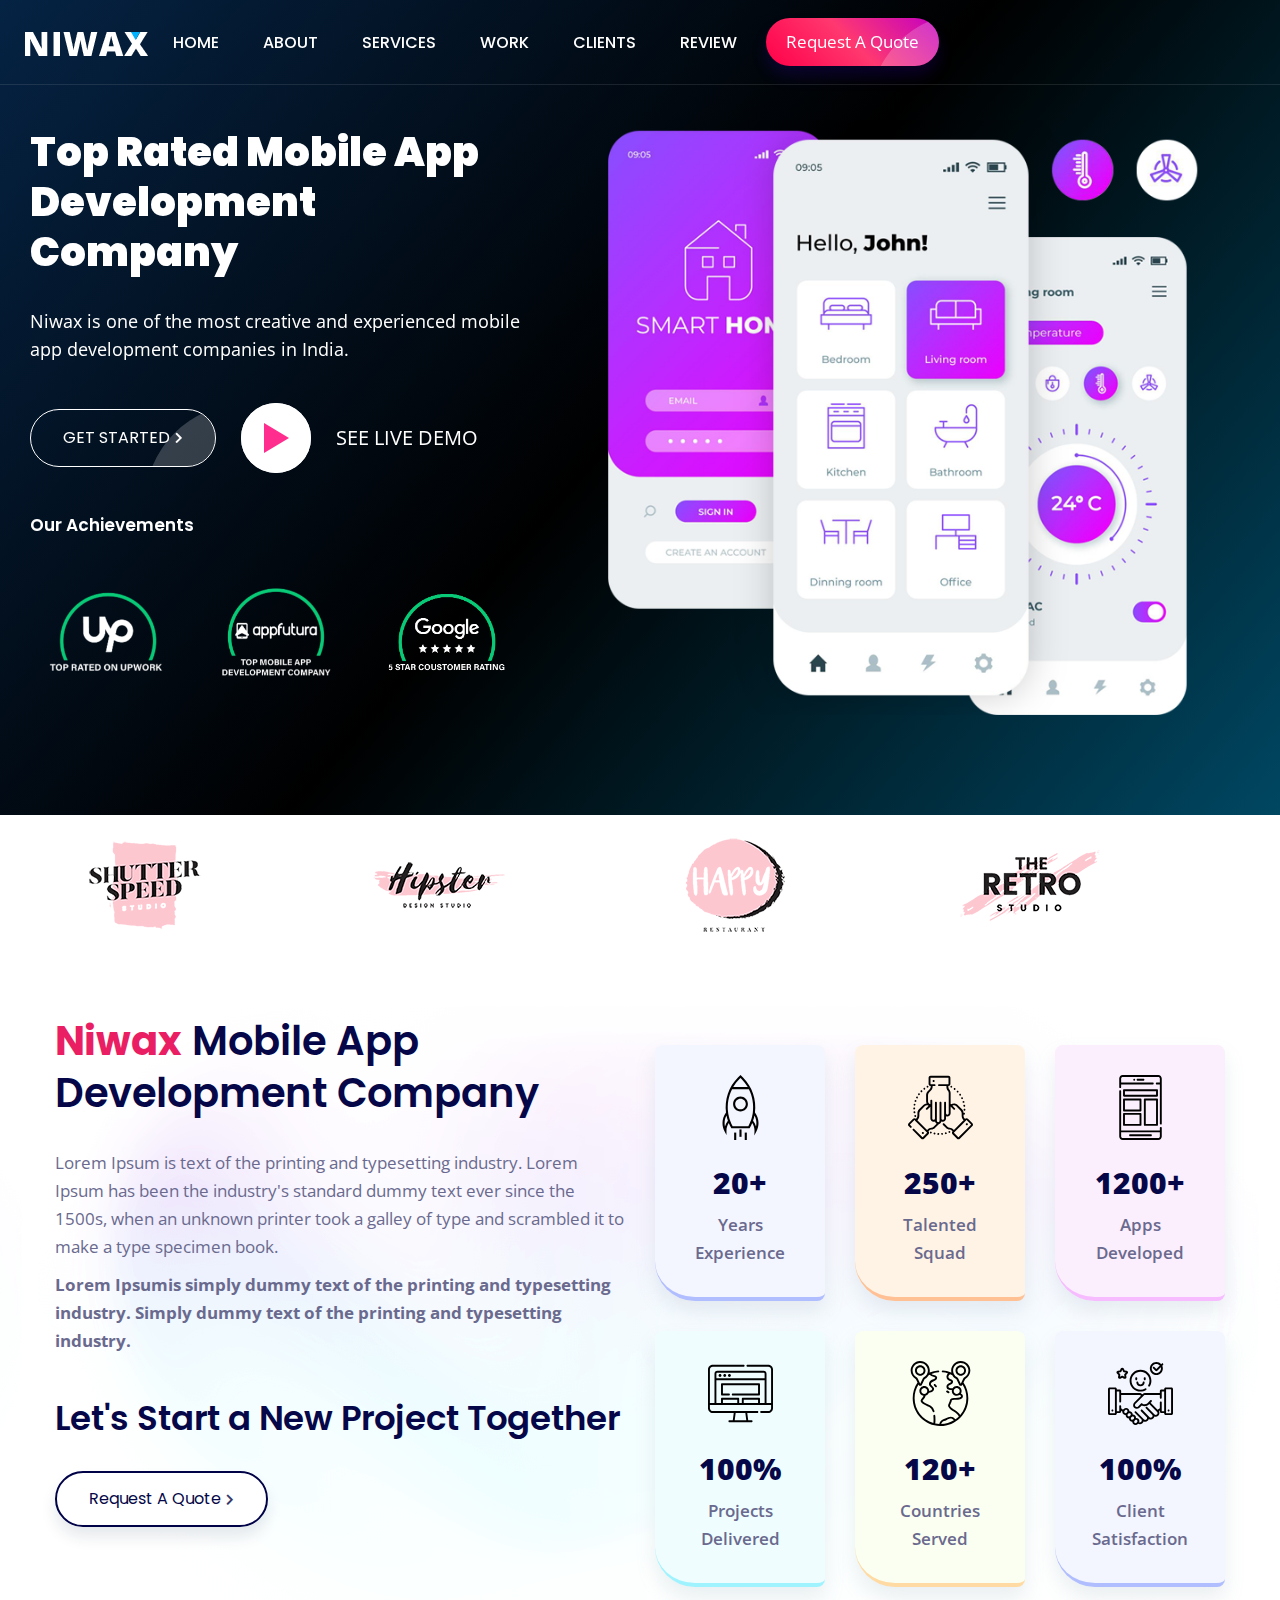
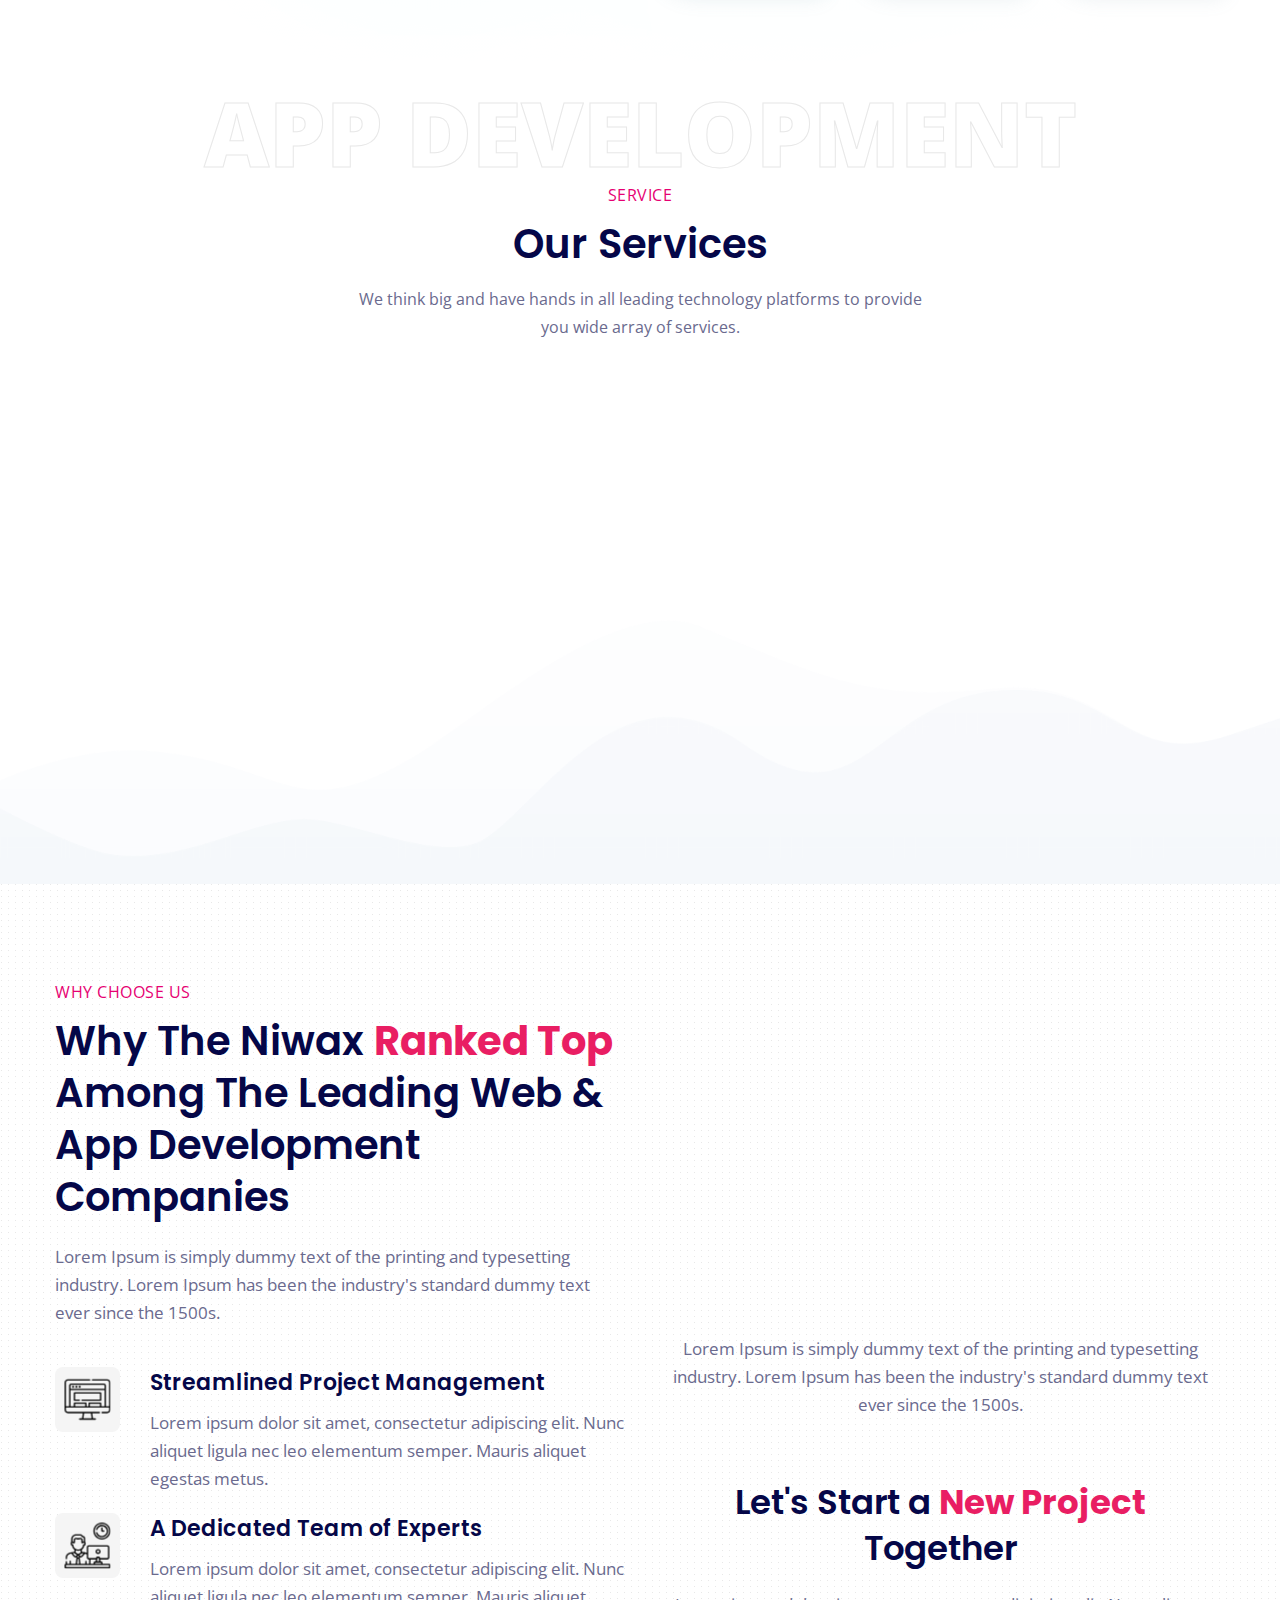
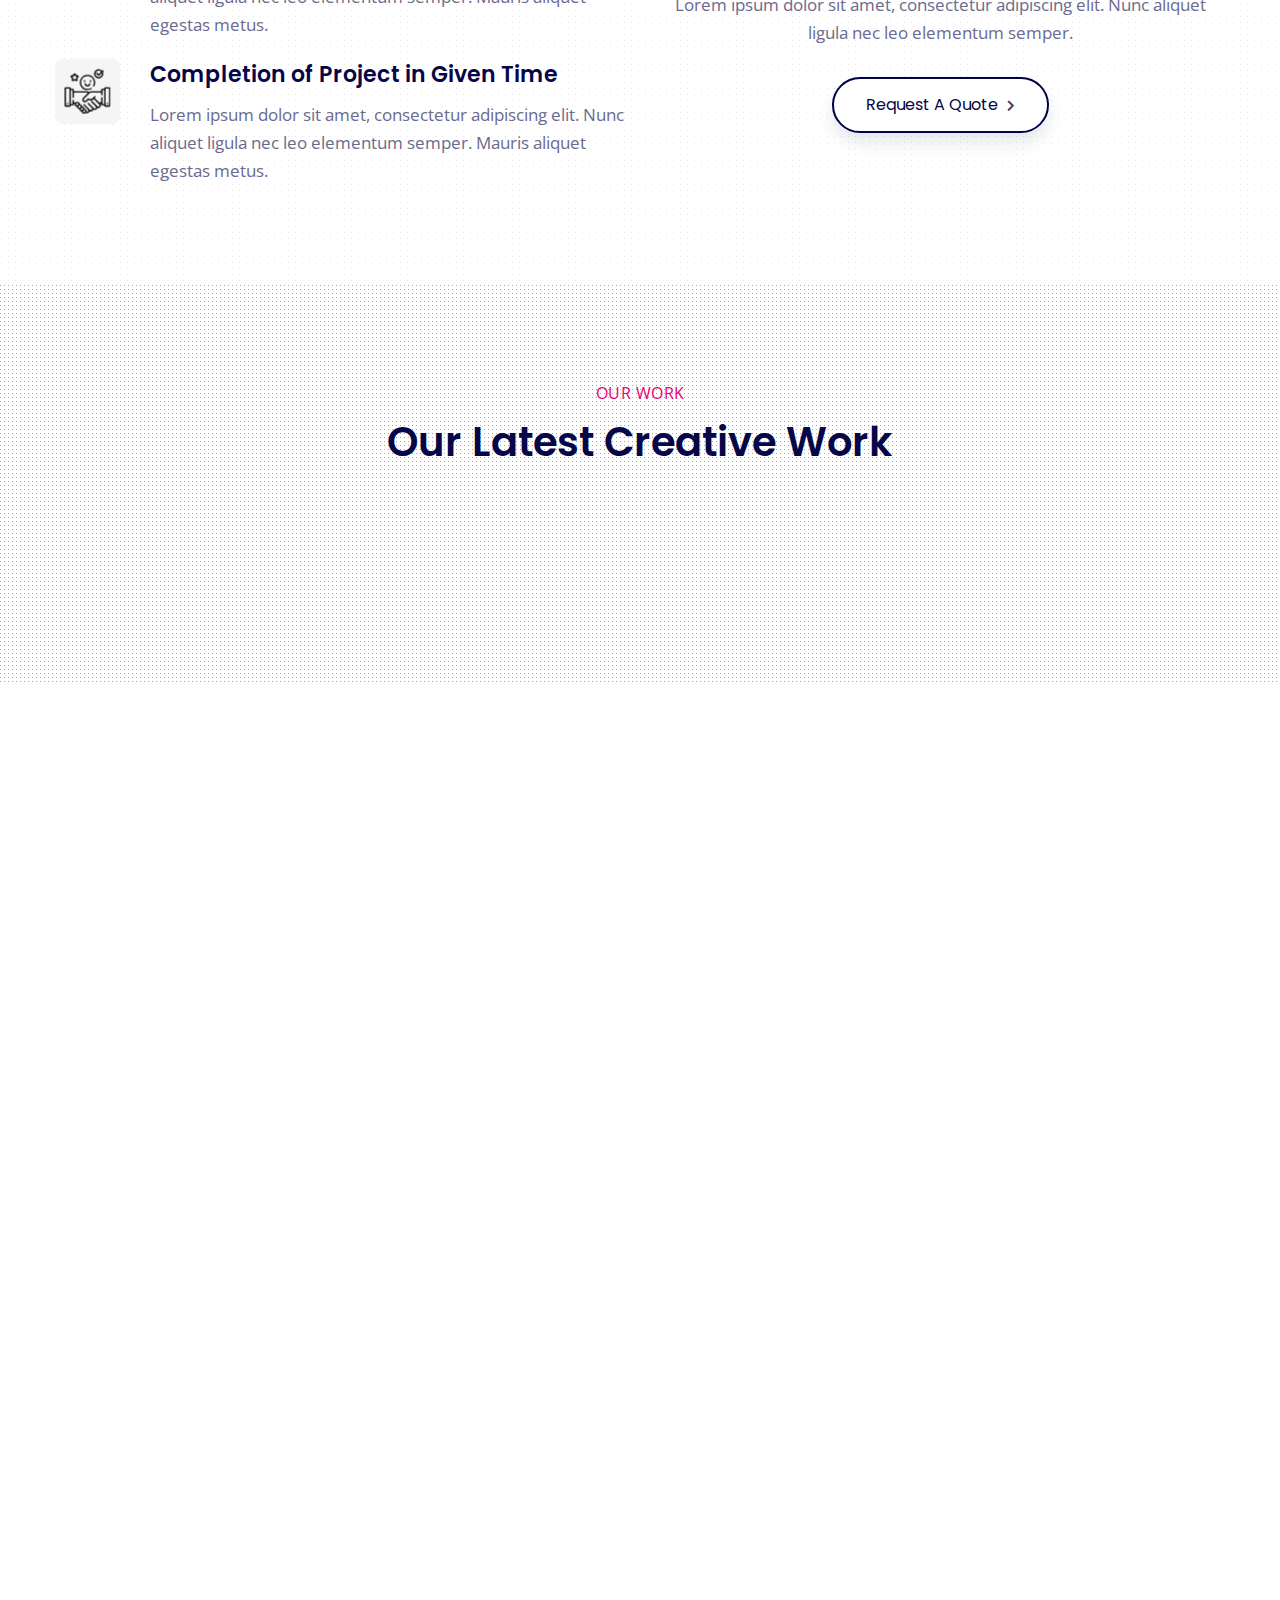
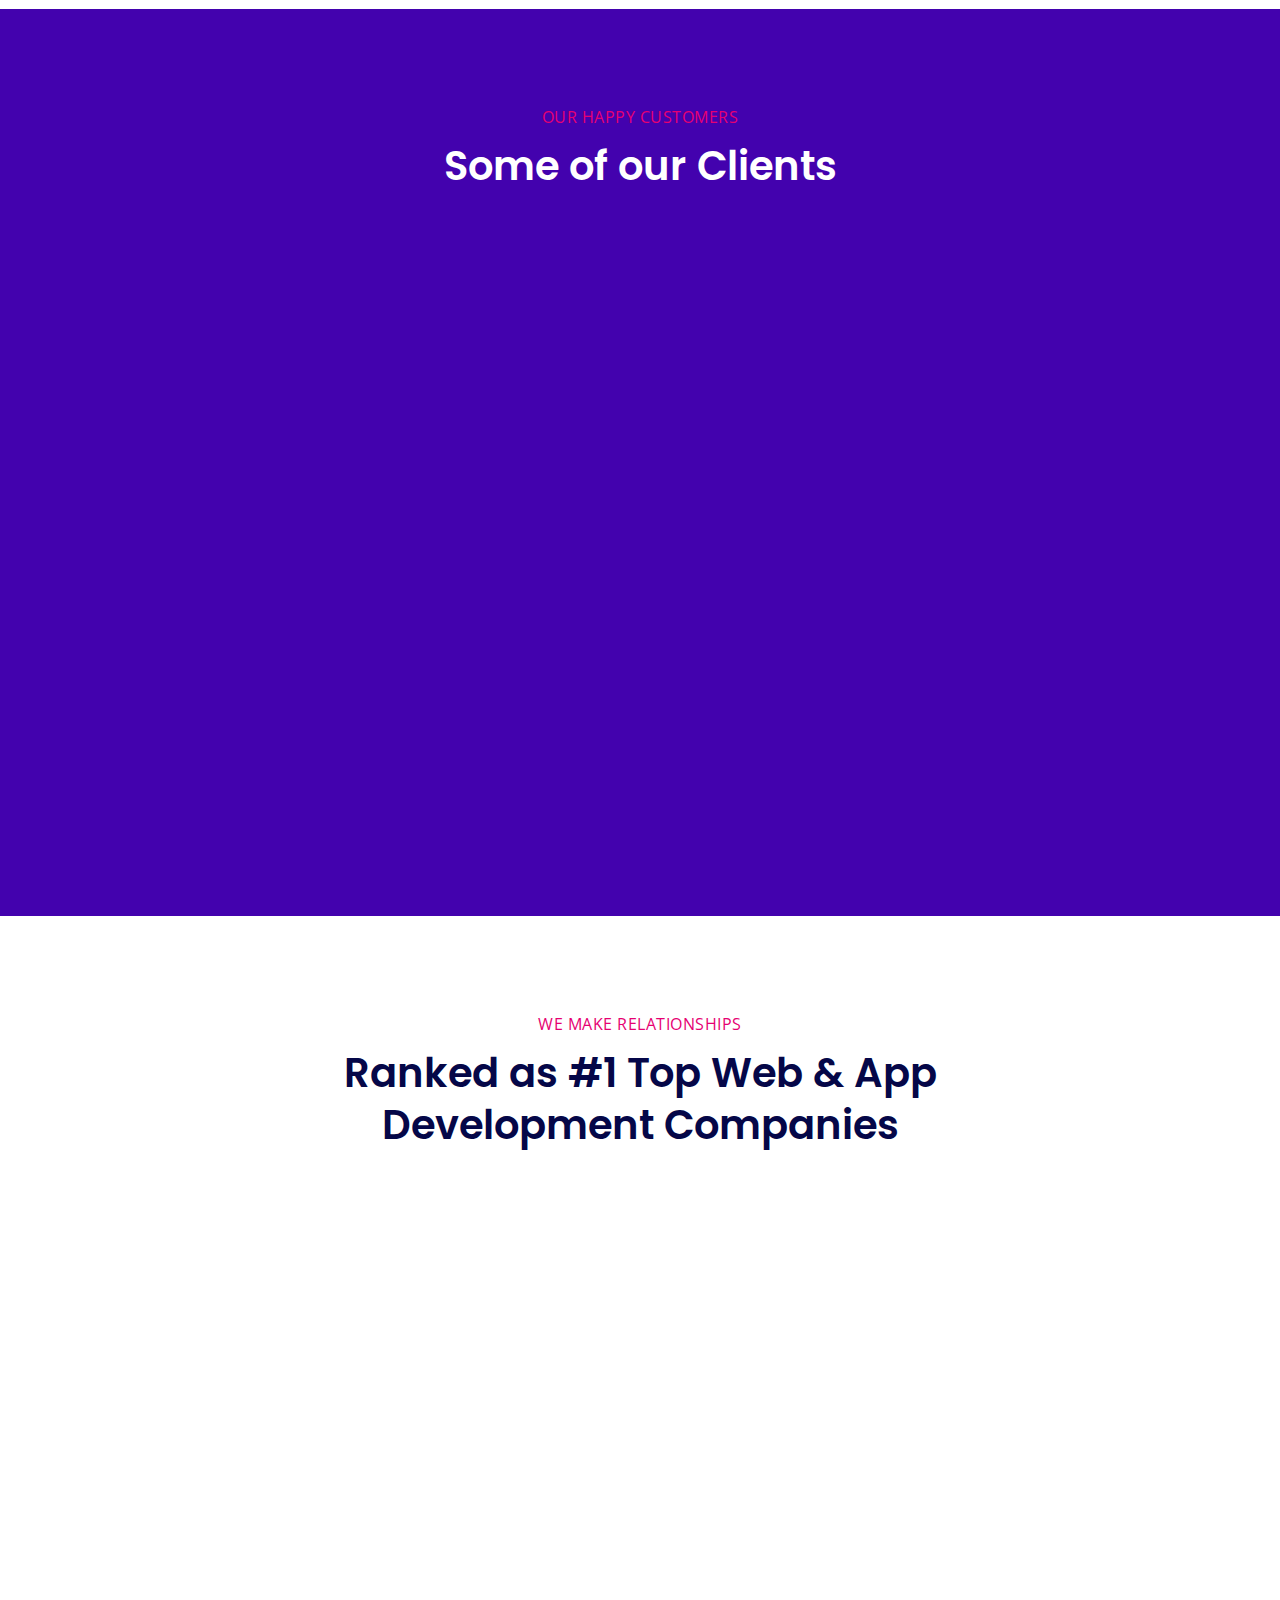
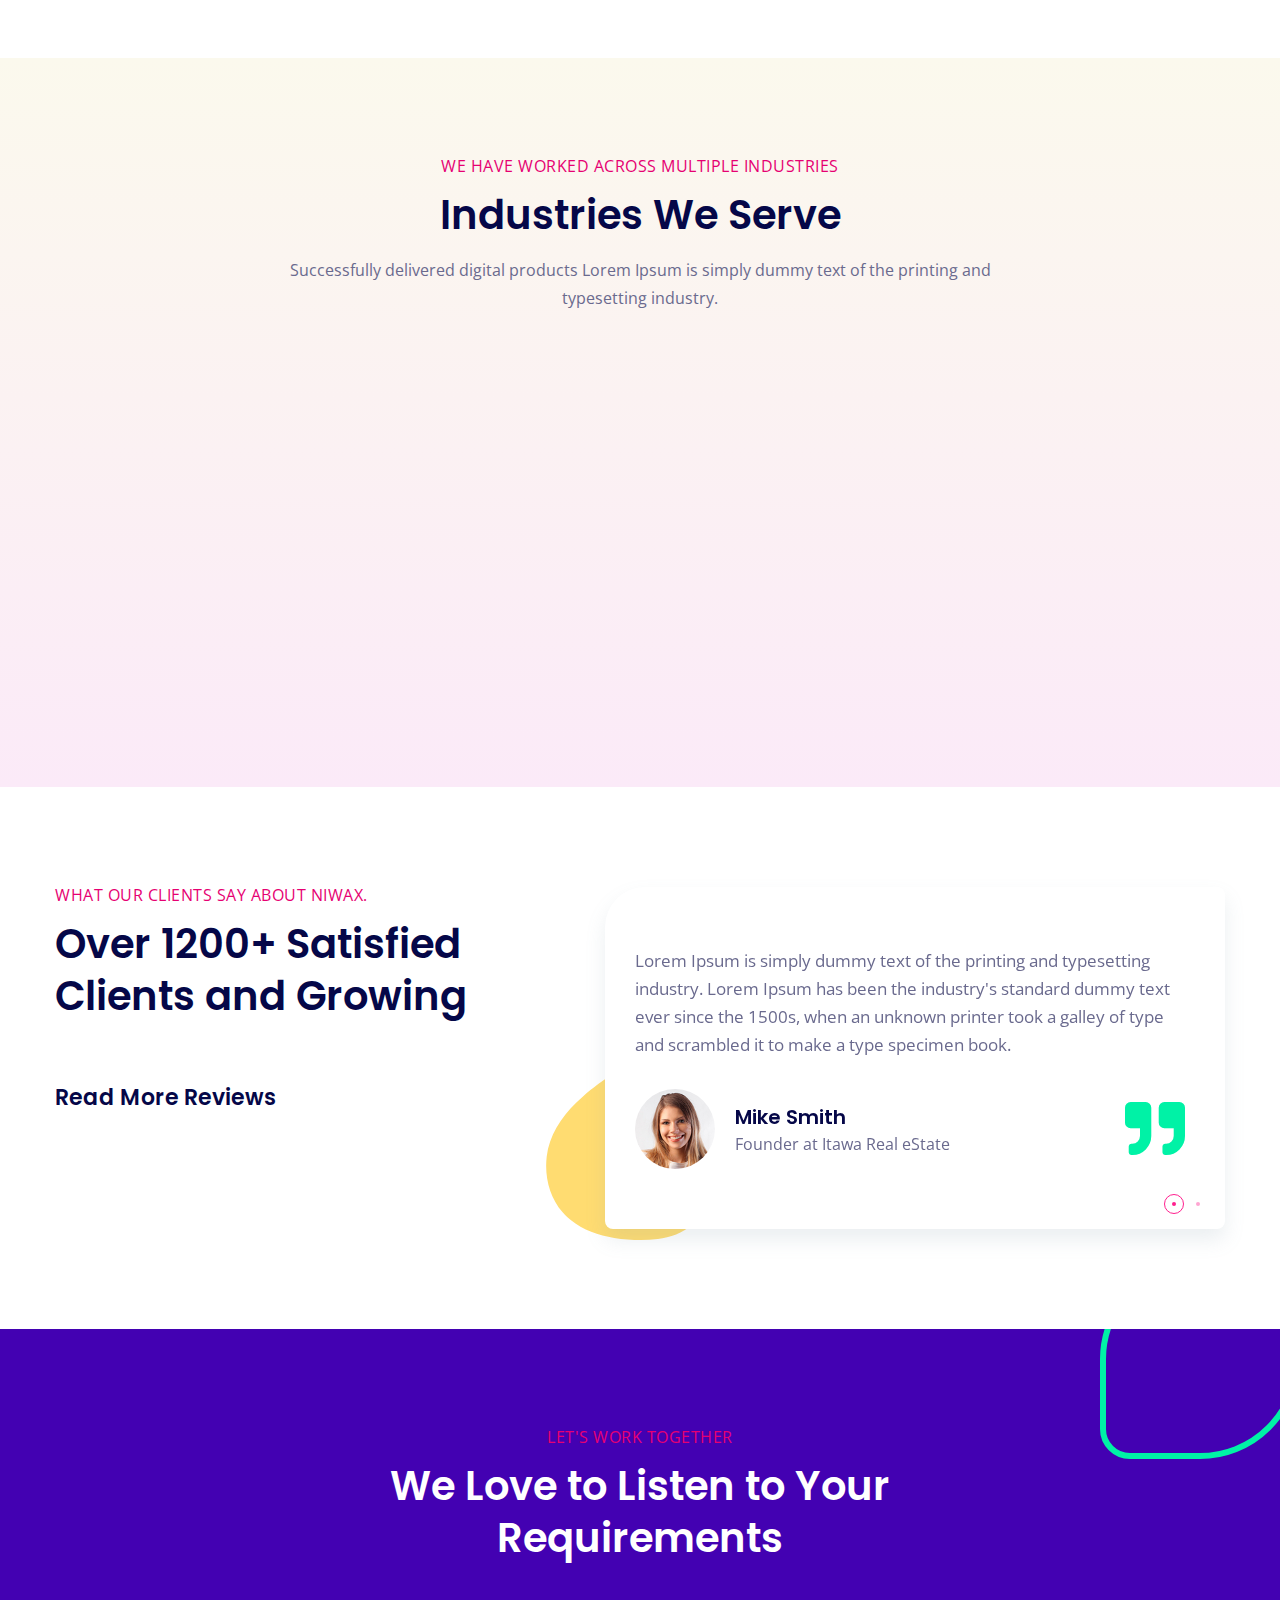
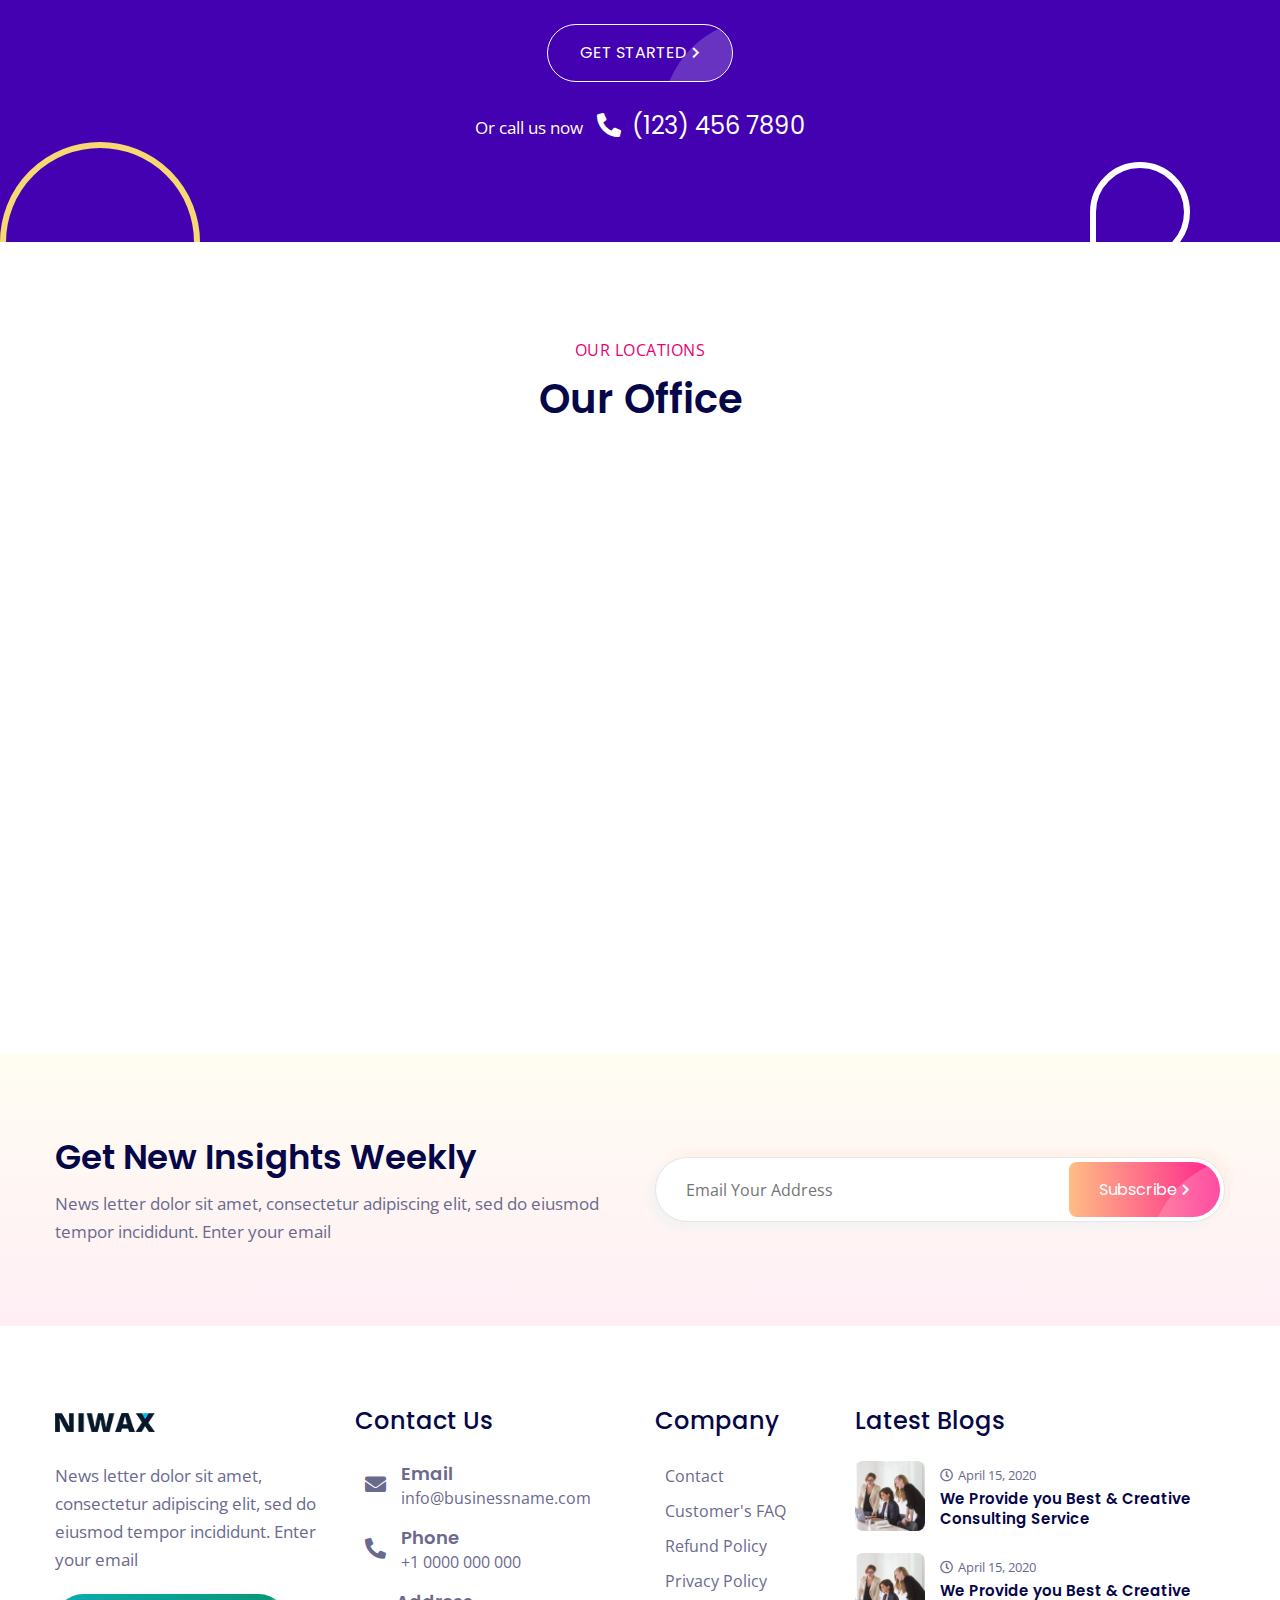
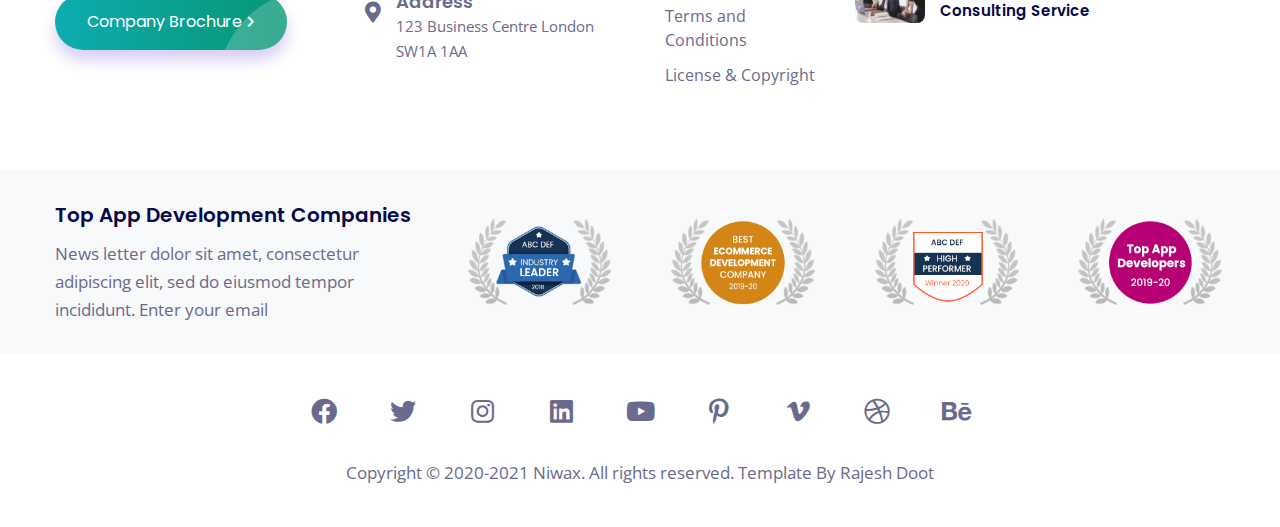
<file: app-development-onepage.html>
<!DOCTYPE html>
<html lang="en" class="no-js">
<head>
	<meta charset="utf-8"/>
	<title>Niwax - Web Design &amp; Digital Marketing Agency HTML Template</title>
	<meta name="description" content="Creative Agency, Marketing Agency Template">
	<meta name="keywords" content="Creative Agency, Marketing Agency">
	<meta name="author" content="rajesh-doot">
	<meta name="viewport" content="width=device-width,initial-scale=1">
	<meta http-equiv="X-UA-Compatible" content="IE=edge">
	<meta name="theme-color" content="#4302b2">
	<!--website-favicon-->
	<link href="images/favicon.png" rel="icon">
	<!--plugin-css-->
	<link href="css/bootstrap.min.css" rel="stylesheet">
	<link href="css/plugin.min.css" rel="stylesheet">
	<link href="https://cdnjs.cloudflare.com/ajax/libs/font-awesome/5.11.2/css/all.min.css" rel="stylesheet">
	<link href="https://fonts.googleapis.com/css2?family=Open+Sans:wght@400;600;700&family=Poppins:wght@300;400;500;600;700;800;900&display=swap" rel="stylesheet">
	<!-- template-style-->
	<link href="css/style.css" rel="stylesheet">
	<link href="css/responsive.css" rel="stylesheet">
	<link href="css/darkmode.css" rel="stylesheet">
	<style>html { scroll-behavior: smooth;}</style>
</head>
<body>
	 <!--Start Preloader -->
	<div class="onloadpage" id="page_loader">
		<div class="pre-content">
		   <div class="logo-pre"><img src="images/logo.png" alt="Logo" class="img-fluid" /></div>
		   <div class="pre-text- text-radius text-light text-animation bg-b">Niwax - Creative Agency & Portfolio HTML Template Are 2 Seconds Away. Have Patience</div>
		</div>
	 </div>
	<!--End Preloader -->
	<!--Start Header -->
	<header class="nav-bg-b main-header navfix fixed-top menu-dark">
		<div class="container-fluid m-pad">
			<div class="menu-header">
				<div class="dsk-logo"><a class="nav-brand" href="index.html">
					<img src="images/white-logo.png" alt="Logo" class="mega-white-logo"/>
					<img src="images/logo.png" alt="Logo" class="mega-darks-logo"/>
				</a></div>
				<div class="custom-nav" role="navigation">
					<ul class="nav-list onepge">
						<li><a href="#home" class="menu-links">Home</a></li>					
						<li><a href="#about" class="menu-links">About</a></li>
						<li><a href="#services" class="menu-links">Services</a></li>
						<li><a href="#work" class="menu-links">Work</a></li>						
						<li><a href="#clients" class="menu-links">Clients</a></li>
						<li><a href="#review" class="menu-links">Review</a></li>
						<li><a href="get-quote.html" class="btn-br bg-btn5 btshad-b2 lnk" data-toggle="modal" data-target="#menu-popup">Request A Quote <span class="circle"></span></a> </li>
					</ul>
				</div>
				<div class="mobile-menu2">
					<ul class="mob-nav2">
						<li><a href="#" class="btn-round- trngl btn-br bg-btn btshad-b1"  data-toggle="modal" data-target="#menu-popup"><i class="fas fa-envelope-open-text"></i></a></li>
						<li class="navm-"> <a class="toggle" href="#"><span></span></a></li>
					</ul>
				</div>
			</div>
			<!--Mobile Menu-->
			<nav id="main-nav">
				<ul class="first-nav">
					<li><a href="#home" class="menu-links">Home</a></li>					
						<li><a href="#about" class="menu-links">About</a></li>
						<li><a href="#services" class="menu-links">Services</a></li>
						<li><a href="#work" class="menu-links">Work</a></li>						
						<li><a href="#clients" class="menu-links">Clients</a></li>
						<li><a href="#review" class="menu-links">Review</a></li>
				</ul>
				<ul class="bottom-nav">
					<li class="prb">
						<a href="tel:+11111111111">
							<svg xmlns="http://www.w3.org/2000/svg" viewBox="0 0 384 384">
								<path d="M353.188,252.052c-23.51,0-46.594-3.677-68.469-10.906c-10.719-3.656-23.896-0.302-30.438,6.417l-43.177,32.594
								c-50.073-26.729-80.917-57.563-107.281-107.26l31.635-42.052c8.219-8.208,11.167-20.198,7.635-31.448
								c-7.26-21.99-10.948-45.063-10.948-68.583C132.146,13.823,118.323,0,101.333,0H30.813C13.823,0,0,13.823,0,30.813
								C0,225.563,158.438,384,353.188,384c16.99,0,30.813-13.823,30.813-30.813v-70.323C384,265.875,370.177,252.052,353.188,252.052z"
								/>
							</svg>
						</a>
					</li>
					<li class="prb">
						<a href="mailto:somewebmedia@gmail.com">
							<svg xmlns="http://www.w3.org/2000/svg" width="24" height="24" viewBox="0 0 24 24"><path d="M20 4H4c-1.1 0-1.99.9-1.99 2L2 18c0 1.1.9 2 2 2h16c1.1 0 2-.9 2-2V6c0-1.1-.9-2-2-2zm0 4l-8 5-8-5V6l8 5 8-5v2z"/><path d="M0 0h24v24H0z" fill="none"/></svg>
						</a>
					</li>
					<li class="prb">
						<a href="skype:niwax.company?call">
							<svg enable-background="new 0 0 24 24" height="18" viewBox="0 0 24 24" width="18" xmlns="http://www.w3.org/2000/svg"><path d="m23.309 14.547c1.738-7.81-5.104-14.905-13.139-13.543-4.362-2.707-10.17.352-10.17 5.542 0 1.207.333 2.337.912 3.311-1.615 7.828 5.283 14.821 13.311 13.366 5.675 3.001 11.946-2.984 9.086-8.676zm-7.638 4.71c-2.108.867-5.577.872-7.676-.227-2.993-1.596-3.525-5.189-.943-5.189 1.946 0 1.33 2.269 3.295 3.194.902.417 2.841.46 3.968-.3 1.113-.745 1.011-1.917.406-2.477-1.603-1.48-6.19-.892-8.287-3.483-.911-1.124-1.083-3.107.037-4.545 1.952-2.512 7.68-2.665 10.143-.768 2.274 1.76 1.66 4.096-.175 4.096-2.207 0-1.047-2.888-4.61-2.888-2.583 0-3.599 1.837-1.78 2.731 2.466 1.225 8.75.816 8.75 5.603-.005 1.992-1.226 3.477-3.128 4.253z"/></svg>
						</a>
					</li>
				</ul>
			</nav>					
		</div>
	</header>
	<!--Mobile contact-->
	<div class="popup-modal1">
		<div class="modal" id="menu-popup">
			<div class="modal-dialog">
				<div class="modal-content">
					<div class="modal-header">
						<div class="common-heading">
							<h4 class="mt0 mb0">Write a Message</h4>		
						</div>
						<button type="button" class="closes" data-dismiss="modal">&times;</button></div>
						<!-- Modal body -->
						<div class="modal-body">
							<div class="form-block fdgn2 mt10 mb10">
								<form action="#" method="post" name="feedback-form">
									<div class="fieldsets row">
										<div class="col-md-12"><input type="text" placeholder="Full Name" name="name"></div>
										<div class="col-md-12"><input type="email" placeholder="Email Address" name="email"></div>
										<div class="col-md-12"><input type="number" placeholder="Contact Number" name="phone"></div>
										<div class="col-md-12"><input type="text" placeholder="Subject" name="subject"></div>
										<div class="col-md-12"><textarea placeholder="Message" name="message"></textarea></div>
									</div>
									<div class="fieldsets mt20 pb20">
										<button type="submit" name="submit" class="lnk btn-main bg-btn" data-dismiss="modal">Submit <i class="fas fa-chevron-right fa-icon"></i><span class="circle"></span></button>
									</div>
								</form>
							</div>
						</div>
					</div>
				</div>
			</div>
		</div>
		<!--Mobile contact-->

		<!--End Header -->
		
		<!--Start Hero-->
		<section class="hero-card-web mobile-app-" id="home">
			<div class="hero-main-rp container-fluid">
				<div class="row">
					<div class="col-lg-5 v-center">
						<div class="hero-heading-sec2 niwax" data-rellax-speed="3">
							<h1 class="wow fadeIn" data-wow-delay="0.2s">Top Rated Mobile App Development Company</h1>
							<p class="wow fadeIn" data-wow-delay="0.4s">Niwax is one of the most creative and experienced mobile app development companies in India.</p>
							<div class="content-sec  d-flex mt40 v-center text-w wow fadeIn" data-wow-delay="0.6s">
								<div class="mr25"><a href="#" class="btn-main bg-btn4 lnk">GET STARTED<i class="fas fa-chevron-right fa-icon"></i><span class="circle"></span></a></div>
								<div class="video-intro-pp v-center"><a class="video-link play-video" href="https://www.youtube.com/watch?v=SZEflIVnhH8?autoplay=1&amp;rel=0"><span class="triangle-play"></span></a></div>
								<div class="title-hero-oth v-center"><p>See live demo</p></div>
							</div>
							<div class="awrd-sec text-w mt40 wow fadeIn" data-wow-delay="0.8s">
								<h5>Our Achievements</h5>
								<div class="bages-slider owl-carousel mt20">
									<div class="img-badge-"><a href="#"> <img src="images/icons/badge1.png" alt="niwax mobile app development company" class="img100w"></a> </div>
									<div class="img-badge-"><a href="#"> <img src="images/icons/badge2.png" alt="niwax mobile app development company" class="img100w"></a> </div>
									<div class="img-badge-"><a href="#"> <img src="images/icons/badge3.png" alt="niwax mobile app development company" class="img100w"></a> </div>
									<div class="img-badge-"><a href="#"> <img src="images/icons/badge4.png" alt="niwax mobile app development company" class="img100w"></a> </div>
								</div>
							</div>
						</div>
					</div>
					<div class="col-lg-7 v-center">
						<div class="app-hero-bnr wow fadeIn" data-wow-delay="0.4s"> <img src="images/hero/mobile_hero_banner.png" alt="niwax mobile app development company" class="img-fluid"> </div>
					</div>
				</div>
			</div>
		</section>
		<!--End Hero-->
		<div class="weworkfor pt20 pb20 dark-bg2">
			<div class="container">
				<div class="logo-weworkfor owl-carousel">
					<div class="items"><img src="images/client/clients-1.png" alt="niwax html template" class="img100w"></div>
					<div class="items"><img src="images/client/clients-2.png" alt="niwax html template" class="img100w"></div>
					<div class="items"><img src="images/client/clients-3.png" alt="niwax html template" class="img100w"></div>
					<div class="items"><img src="images/client/clients-4.png" alt="niwax html template" class="img100w"></div>
					<div class="items"><img src="images/client/clients-5.png" alt="niwax html template" class="img100w"></div>
					<div class="items"><img src="images/client/clients-6.png" alt="niwax html template" class="img100w"></div>
					<div class="items"><img src="images/client/clients-7.png" alt="niwax html template" class="img100w"></div>
					<div class="items"><img src="images/client/clients-8.png" alt="niwax html template" class="img100w"></div>
				</div>
			</div>
		</div>
		<!--Start About-->
		<section class="about-sec-app pad-tb pt60 dark-bg2" id="about">
			<div class="container">
				<div class="row">
					<div class="col-lg-6">
						<div class="common-heading text-l">
							<h2 class="mb30"><span class="text-second text-bold">Niwax</span> Mobile App Development Company</h2>
							<p>Lorem Ipsum is text of the printing and typesetting industry. Lorem Ipsum has been the industry's standard dummy text ever since the 1500s, when an unknown printer took a galley of type and scrambled it to make a type specimen book.</p>
							<p class="mt10"> <span class="text-bold">Lorem Ipsumis simply dummy text of the printing and typesetting industry. Simply dummy text of the printing and typesetting industry. </span></p>
						</div>
						<div class="cta-card mt40">
							<h3 class="mb30">Let's Start a New Project Together</h3>
							<a href="#" class="btn-outline lnk">Request A Quote<i class="fas fa-chevron-right fa-icon"></i><span class="circle"></span></a>
						</div>
					</div>
					<div class="col-lg-6">
						<div class="funfact">
							<div class="row">
								<div class="col-lg-4 col-md-6 col-sm-12 col-xs-12">
									<div class="funfct srcl1">
										<img src="images/icons/startup.svg" alt="niwax app development template">
										<span class="services-cuntr counter">20</span><span class="services-cuntr">+</span>
										<p>Years Experience</p>
									</div>
								</div>
								<div class="col-lg-4 col-md-6 col-sm-12 col-xs-12">
									<div class="funfct srcl2">
										<img src="images/icons/team.svg" alt="niwax app development template">
										<span class="services-cuntr counter">250</span><span class="services-cuntr">+</span>
										<p>Talented Squad</p>
									</div>
								</div>
								<div class="col-lg-4 col-md-6 col-sm-12 col-xs-12">
									<div class="funfct srcl3">
										<img src="images/icons/mobile.svg" alt="niwax app development template">
										<span class="services-cuntr counter">1200</span><span class="services-cuntr">+</span>
										<p>Apps Developed</p>
									</div>
								</div>
								<div class="col-lg-4 col-md-6 col-sm-12 col-xs-12">
									<div class="funfct srcl4">
										<img src="images/icons/computers.svg" alt="niwax app development template">
										<span class="services-cuntr counter">100</span><span class="services-cuntr">%</span>
										<p>Projects Delivered</p>
									</div>
								</div>
								<div class="col-lg-4 col-md-6 col-sm-12 col-xs-12">
									<div class="funfct srcl5">
										<img src="images/icons/world.svg" alt="niwax app development template">
										<span class="services-cuntr counter">120</span><span class="services-cuntr">+</span>
										<p>Countries Served</p>
									</div>
								</div>
								<div class="col-lg-4 col-md-6 col-sm-12 col-xs-12">
									<div class="funfct srcl1">
										<img src="images/icons/deal.svg" alt="niwax app development template">
										<span class="services-cuntr counter">100</span><span class="services-cuntr">%</span>
										<p>Client Satisfaction</p>
									</div>
								</div>
							</div>
						</div>
					</div>
				</div>
			</div>
		</section>
		<!--End About-->
		<!--Start Service-->
		<section class="service-section-app pad-tb dark-bg2" id="services">
			<div class="sctxt">App Development</div>
			<div class="container">
				<div class="row justify-content-center">
					<div class="col-lg-6">
						<div class="common-heading ptag">
							<span>Service</span>
							<h2>Our Services</h2>
							<p class="mb30">We think big and have hands in all leading technology platforms to provide you wide array of services.</p>
						</div>
					</div>
				</div>
				<div class="row upset">
					<div class="col-lg-4 col-md-6 mt30 wow fadeIn" data-wow-delay="0.2s">
						<div class="service-card-app hoshd">
							<h4>App Development</h4>
							<ul class="-service-list mt10">
								<li> <a href="#">iPhone</a> </li>
								<li> <a href="#">Android</a> </li>
								<li> <a href="#">Cross Platform</a> </li>
							</ul>
							<div class="tec-icon mt30">
								<ul class="servc-icon-sldr">
									<li><a href="#"><div class="img-iconbb"><img src="images/icons/android.svg" alt="img"></div> </a></li>
									<li><a href="#"><div class="img-iconbb"><img src="images/icons/apple.svg" alt="img"></div> </a></li>
									<li><a href="#"><div class="img-iconbb"><img src="images/icons/tablet.svg" alt="img"></div> </a></li>
								</ul>
							</div>
							<p class="mt20">Design and develop a creative website with our microscopic detailing and scrupulous strategies.</p>
							<a href="javascript:void(0)" class="mt20 link-prbs">Read More <i class="fas fa fa-arrow-circle-right"></i></a>
						</div>
					</div>
					<div class="col-lg-4 col-md-6 mt30 wow fadeIn" data-wow-delay="0.5s">
						<div class="service-card-app hoshd">
							<h4>Web Development</h4>
							<ul class="-service-list mt10">
								<li> <a href="#">UI/UX</a> </li>
								<li> <a href="#">PHP</a> </li>
								<li> <a href="#">Java</a> </li>
								<li> <a href="#">WordPress</a></li>
							</ul>
							<div class="tec-icon mt30">
								<ul class="servc-icon-sldr">
									<li><a href="#"><div class="img-iconbb"><img src="images/icons/ux.svg" alt="img"></div></a></li>
									<li><a href="#"><div class="img-iconbb"><img src="images/icons/php.svg" alt="img"></div></a></li>
									<li><a href="#"><div class="img-iconbb"><img src="images/icons/java.svg" alt="img"></div></a></li>
									<li><a href="#"><div class="img-iconbb"><img src="images/icons/wordpress.svg" alt="img"></div></a></li>
								</ul>
							</div>
							<p class="mt20">Design and develop a creative website with our microscopic detailing and scrupulous strategies.</p>
							<a href="javascript:void(0)" class="mt20 link-prbs">Read More <i class="fas fa fa-arrow-circle-right"></i></a>
						</div>
					</div>
					<div class="col-lg-4 col-md-6 mt30 wow fadeIn" data-wow-delay="0.8s">
						<div class="service-card-app hoshd">
							<h4>eCommerce Development</h4>
							<ul class="-service-list mt10">
								<li> <a href="#">Magento</a> </li>
								<li> <a href="#">Shopify</a> </li>
								<li> <a href="#">Woo-commerce</a></li>
							</ul>
							<div class="tec-icon mt30">
								<ul class="servc-icon-sldr">
									<li><a href="#"><div class="img-iconbb"><img src="images/icons/magento.svg" alt="img"></div></a></li>
									<li><a href="#"><div class="img-iconbb"><img src="images/icons/shopify.svg" alt="img"></div></a></li>
									<li><a href="#"><div class="img-iconbb"><img src="images/icons/woocommerce.svg" alt="img"></div></a></li>
								</ul>
							</div>
							<p class="mt20">Design and develop a creative website with our microscopic detailing and scrupulous strategies.</p>
							<a href="javascript:void(0)" class="mt20 link-prbs">Read More <i class="fas fa fa-arrow-circle-right"></i></a>
						</div>
					</div>
				</div>
			</div>
		</section>
		<!--End Service-->
		<!--why choose-->
		<section class="why-choos-lg pad-tb deep-dark">
			<div class="container">
				<div class="row">
					<div class="col-lg-6">
						<div class="common-heading text-l">
							<span>Why Choose Us</span>
							<h2 class="mb20">Why The Niwax <span class="text-second text-bold">Ranked Top</span> Among The Leading Web & App Development Companies</h2>
							<p>Lorem Ipsum is simply dummy text of the printing and typesetting industry. Lorem Ipsum has been the industry's standard dummy text ever since the 1500s.</p>
							<div class="itm-media-object mt40 tilt-3d">
								<div class="media">
									<div class="img-ab- base" data-tilt data-tilt-max="20" data-tilt-speed="1000"><img src="images/icons/computers.svg" alt="icon" class="layer"></div>
									<div class="media-body">
										<h4>Streamlined Project Management</h4>
										<p>Lorem ipsum dolor sit amet, consectetur adipiscing elit. Nunc aliquet ligula nec leo elementum semper. Mauris aliquet egestas metus.</p>
									</div>
								</div>
								<div class="media mt40">
									<div class="img-ab- base" data-tilt data-tilt-max="20" data-tilt-speed="1000"><img src="images/icons/worker.svg" alt="icon" class="layer"></div>
									<div class="media-body">
										<h4>A Dedicated Team of Experts</h4>
										<p>Lorem ipsum dolor sit amet, consectetur adipiscing elit. Nunc aliquet ligula nec leo elementum semper. Mauris aliquet egestas metus.</p>
									</div>
								</div>
								<div class="media mt40">
									<div class="img-ab- base" data-tilt data-tilt-max="20" data-tilt-speed="1000"> <img src="images/icons/deal.svg" alt="icon" class="layer"></div>
									<div class="media-body">
										<h4>Completion of Project in Given Time</h4>
										<p>Lorem ipsum dolor sit amet, consectetur adipiscing elit. Nunc aliquet ligula nec leo elementum semper. Mauris aliquet egestas metus.</p>
									</div>
								</div>
							</div>
						</div>
					</div>
					<div class="col-lg-6">
						<div  data-tilt data-tilt-max="5" data-tilt-speed="1000" class="single-image bg-shape-dez wow fadeIn" data-wow-duration="2s"><img src="images/about/about-company.jpg" alt="image" class="img-fluid"></div>
						<p class="text-center mt30">Lorem Ipsum is simply dummy text of the printing and typesetting industry. Lorem Ipsum has been the industry's standard dummy text ever since the 1500s.</p>
						<div class="cta-card mt60 text-center">
							<h3 class="mb20">Let's Start a  <span class="text-second text-bold">New Project</span> Together</h3>
							<p>Lorem ipsum dolor sit amet, consectetur adipiscing elit. Nunc aliquet ligula nec leo elementum semper.</p>
							<a href="#" class="btn-outline lnk mt30">Request A Quote    <i class="fas fa-chevron-right fa-icon"></i><span class="circle"></span></a>
						</div>
					</div>
				</div>
			</div>
		</section>
		<!--End why choose-->
		<!--Start Portfolio-->
		<section class="portfolio-section pad-tb" id="work">
			<div class="container">
				<div class="row justify-content-center ">
					<div class="col-lg-8">
						<div class="common-heading">
							<span>Our Work</span>
							<h2 class="mb20">Our Latest Creative Work</h2>
						</div>
					</div>
				</div>
				<div class="row">
					<div class="col-lg-4 col-sm-6 col mt40 wow fadeIn" data-wow-delay="0.2s">
						<div class="isotope_item up-hor">
							<div class="item-image">
								<a href="#"><img src="images/portfolio/app-img1.jpg" alt="image" class="img-fluid" /> </a>
							</div>
							<div class="item-info-div shdo">
								<h4><a href="#">Pets Care & Training App</a></h4>
								<p>iOs, Android</p>
							</div>
						</div>
					</div>
					<div class="col-lg-4 col-sm-6 mt40 wow fadeIn" data-wow-delay="0.4s">
						<div class="isotope_item up-hor">
							<div class="item-image">
								<a href="#"><img src="images/portfolio/app-img2.jpg" alt="image" class="img-fluid" /> </a>
							</div>
							<div class="item-info-div shdo">
								<h4><a href="#">Car Rental App</a></h4>
								<p>Graphic, Print</p>
							</div>
						</div>
					</div>
					<div class="col-lg-4 col-sm-6 mt40 wow fadeIn" data-wow-delay="0.6s">
						<div class="isotope_item up-hor">
							<div class="item-image">
								<a href="#"><img src="images/portfolio/app-img3.jpg" alt="image" class="img-fluid" /> </a>
							</div>
							<div class="item-info-div shdo">
								<h4><a href="#">Event Management App</a></h4>
								<p>Graphic, Print</p>
							</div>
						</div>
					</div>
					<div class="col-lg-4 col-sm-6 mt40 wow fadeIn" data-wow-delay="0.8s">
						<div class="isotope_item up-hor">
							<div class="item-image">
								<a href="#"><img src="images/portfolio/app-img4.jpg" alt="image" class="img-fluid" /> </a>
							</div>
							<div class="item-info-div shdo">
								<h4><a href="#">Restaurant App</a></h4>
								<p>iOs, Android</p>
							</div>
						</div>
					</div>
					<div class="col-lg-4 col-sm-6 mt40 wow fadeIn" data-wow-delay="1s">
						<div class="isotope_item up-hor">
							<div class="item-image">
								<a href="#"><img src="images/portfolio/app-img5.jpg" alt="image" class="img-fluid" /> </a>
							</div>
							<div class="item-info-div shdo">
								<h4><a href="#">Restaurant / Hotel App</a></h4>
								<p>Graphic, Print</p>
							</div>
						</div>
					</div>
					<div class="col-lg-4 col-sm-6 mt40 wow fadeIn" data-wow-delay="1.2s">
						<div class="isotope_item up-hor">
							<div class="item-image">
								<a href="#"><img src="images/portfolio/app-img6.jpg" alt="image" class="img-fluid" /> </a>
							</div>
							<div class="item-info-div shdo">
								<h4><a href="#">Super Mart App</a></h4>
								<p>Graphic, Print</p>
							</div>
						</div>
					</div>
				</div>
			</div>
		</section>
		<!--End Portfolio-->
		<!--Start Clients-->
		<section class="clients-section-app pad-tb" id="clients">
			<div class="container">
				<div class="row justify-content-center">
					<div class="col-lg-8">
						<div class="common-heading text-w">
							<span>Our happy customers</span>
							<h2 class="mb30">Some of our Clients</h2>
						</div>
					</div>
				</div>
				<div class="row">
					<div class="col-lg-12">
						<div class="client-logoset">
							<ul class="row text-center clearfix apppg">
								<li class="col-lg-2 col-md-3 col-sm-4 col-6 mt30 wow fadeIn" data-wow-delay=".2s">
									<div class="brand-logo hoshd"><img src="images/client/logo1.png" alt="clients" class="img-fluid"></div>
									<p>Shutter, USA</p>
								</li>
								<li class="col-lg-2 col-md-3 col-sm-4 col-6 mt30 wow fadeIn" data-wow-delay=".4s">
									<div class="brand-logo hoshd"><img src="images/client/logo2.png" alt="clients" class="img-fluid"></div>
									<p>Hipster, USA</p>
								</li>
								<li class="col-lg-2 col-md-3 col-sm-4 col-6 mt30 wow fadeIn" data-wow-delay=".6s">
									<div class="brand-logo hoshd"><img src="images/client/logo3.png" alt="clients" class="img-fluid"></div>
									<p>Happy, USA</p>
								</li>
								<li class="col-lg-2 col-md-3 col-sm-4 col-6 mt30 wow fadeIn" data-wow-delay=".8s">
									<div class="brand-logo hoshd"><img src="images/client/logo4.png" alt="clients" class="img-fluid"></div>
									<p>Opera Tours, USA</p>
								</li>
								<li class="col-lg-2 col-md-3 col-sm-4 col-6 mt30 wow fadeIn" data-wow-delay="1s">
									<div class="brand-logo hoshd"><img src="images/client/logo5.png" alt="clients" class="img-fluid"></div>
									<p>Royale Stone, UK</p>
								</li>
								<li class="col-lg-2 col-md-3 col-sm-4 col-6 mt30 wow fadeIn" data-wow-delay="1.2s">
									<div class="brand-logo hoshd"><img src="images/client/logo6.png" alt="clients" class="img-fluid"></div>
									<p>QTP, Australia</p>
								</li>
								<li class="col-lg-2 col-md-3 col-sm-4 col-6 mt30 wow fadeIn" data-wow-delay="1.4s">
									<div class="brand-logo hoshd"><img src="images/client/logo7.png" alt="clients" class="img-fluid"></div>
									<p>PAPA, Malaysia</p>
								</li>
								<li class="col-lg-2 col-md-3 col-sm-4 col-6 mt30 wow fadeIn" data-wow-delay="1.6s">
									<div class="brand-logo hoshd"><img src="images/client/logo8.png" alt="clients" class="img-fluid"></div>
									<p>Coffee, Australia</p>
								</li>
								<li class="col-lg-2 col-md-3 col-sm-4 col-6 mt30 wow fadeIn" data-wow-delay="1.8s">
									<div class="brand-logo hoshd"><img src="images/client/logo9.png" alt="clients" class="img-fluid"></div>
									<p>Bakery, India</p>
								</li>
								<li class="col-lg-2 col-md-3 col-sm-4 col-6 mt30 wow fadeIn" data-wow-delay="2s">
									<div class="brand-logo hoshd"><img src="images/client/logo10.png" alt="clients" class="img-fluid"></div>
									<p>Iconico, India</p>
								</li>
								<li class="col-lg-2 col-md-3 col-sm-4 col-6 mt30 wow fadeIn" data-wow-delay="2.2s">
									<div class="brand-logo hoshd"><img src="images/client/logo11.png" alt="clients" class="img-fluid"></div>
									<p>Tom N Jerry, UK</p>
								</li>
								<li class="col-lg-2 col-md-3 col-sm-4 col-6 mt30 wow fadeIn" data-wow-delay="2.4s">
									<div class="brand-logo hoshd"><img src="images/client/logo12.png" alt="clients" class="img-fluid"></div>
									<p>Arch, India</p>
								</li>
							</ul>
						</div>
					</div>
				</div>
			</div>
		</section>
		<!--End Clients-->
		<!--Start Badges-->
		<section class="badges-section pad-tb">
			<div class="container">
				<div class="row justify-content-center">
					<div class="col-lg-8">
						<div class="common-heading w-tdxt">
							<span>WE MAKE RELATIONSHIPS</span>
							<h2>Ranked as #1 Top Web & App Development Companies</h2>
						</div>
					</div>
				</div>
				<div class="row">
					<div class="col-lg-3 col-md-6 col-6 wow fadeIn" data-wow-delay=".2s">
						<div class="badges-content">
							<img src="images/about/badges-a.png" alt="budges"  class="img-fluid">
							<p>ABC DEF Industry Leader</p>
						</div>
					</div>
					<div class="col-lg-3 col-md-6 col-6 wow fadeIn" data-wow-delay=".4s">
						<div class="badges-content">
							<img src="images/about/badges-b.png" alt="budges"  class="img-fluid">
							<p>Best eCommerce Development Company</p>
						</div>
					</div>
					<div class="col-lg-3 col-md-6 col-6 wow fadeIn" data-wow-delay=".6s">
						<div class="badges-content">
							<img src="images/about/badges-c.png" alt="budges"  class="img-fluid">
							<p>ABC DEF High Performer Winner</p>
						</div>
					</div>
					<div class="col-lg-3 col-md-6 col-6 wow fadeIn" data-wow-delay=".8s">
						<div class="badges-content">
							<img src="images/about/badges-d.png" alt="budges"  class="img-fluid">
							<p>Top App Developer 2019-20</p>
						</div>
					</div>
				</div>
				<div class="-cta-btn mt70">
					<div class="free-cta-title v-center wow fadeInUp" data-wow-delay="1s">
						<p>We <span>Promise.</span> We <span>Deliver.</span></p>
						<a href="#" class="btn-main bg-btn2 lnk">Let's Work Together<i class="fas fa-chevron-right fa-icon"></i><span class="circle"></span></a>
					</div>
				</div>
			</div>
		</section>
		<!--End Badges-->
		<!--Start work-category-->
		<section class="work-category pad-tb">
			<div class="container">
				<div class="row justify-content-center">
					<div class="col-lg-8">
						<div class="common-heading ptag">
							<span>We Have Worked Across Multiple Industries</span>
							<h2>Industries We Serve</h2>
							<p>Successfully delivered digital products Lorem Ipsum is simply dummy text of the printing and typesetting industry.</p>
						</div>
					</div>
				</div>
				<div class="row mt30">
					<div class="col-lg-3 col-sm-6 col-6 wow fadeIn" data-wow-delay="0.1s"> <div class="industry-workfor hoshd"><img src="images/icons/house.svg" alt="img"> <h6>Real estate</h6> </div></div>
					<div class="col-lg-3 col-sm-6 col-6 wow fadeIn" data-wow-delay="0.3s"> <div class="industry-workfor hoshd"><img src="images/icons/travel-case.svg" alt="img"> <h6>Tour &amp; Travels</h6> </div></div>
					<div class="col-lg-3 col-sm-6 col-6 wow fadeIn" data-wow-delay="0.5s"> <div class="industry-workfor hoshd"><img src="images/icons/video-tutorials.svg" alt="img"> <h6>Education</h6> </div></div>
					<div class="col-lg-3 col-sm-6 col-6 wow fadeIn" data-wow-delay="0.7s"> <div class="industry-workfor hoshd"><img src="images/icons/taxi.svg" alt="img"> <h6>Transport</h6> </div></div>
					<div class="col-lg-3 col-sm-6 col-6 wow fadeIn" data-wow-delay="0.9s"> <div class="industry-workfor hoshd"><img src="images/icons/event.svg" alt="img"> <h6>Event</h6> </div></div>
					<div class="col-lg-3 col-sm-6 col-6 wow fadeIn" data-wow-delay="1.1s"> <div class="industry-workfor hoshd"><img src="images/icons/smartphone.svg" alt="img"> <h6>eCommerce</h6> </div></div>
					<div class="col-lg-3 col-sm-6 col-6 wow fadeIn" data-wow-delay="1.3s"> <div class="industry-workfor hoshd"><img src="images/icons/joystick.svg" alt="img"> <h6>Game</h6> </div></div>
					<div class="col-lg-3 col-sm-6 col-6 wow fadeIn" data-wow-delay="1.5s"> <div class="industry-workfor hoshd"><img src="images/icons/healthcare.svg" alt="img"> <h6>Healthcare</h6> </div></div>
					<div class="col-lg-3 col-sm-6 col-6 wow fadeIn" data-wow-delay="1.7s"> <div class="industry-workfor hoshd"><img src="images/icons/money-growth.svg" alt="img"> <h6>Finance</h6> </div></div>
					<div class="col-lg-3 col-sm-6 col-6 wow fadeIn" data-wow-delay="1.9s"> <div class="industry-workfor hoshd"><img src="images/icons/baker.svg" alt="img"> <h6>Restaurant</h6> </div></div>
					<div class="col-lg-3 col-sm-6 col-6 wow fadeIn" data-wow-delay="2.1s"> <div class="industry-workfor hoshd"><img src="images/icons/mobile-app.svg" alt="img"> <h6>On-Demand</h6> </div></div>
					<div class="col-lg-3 col-sm-6 col-6 wow fadeIn" data-wow-delay="2.3s"> <div class="industry-workfor hoshd"><img src="images/icons/groceries.svg" alt="img"> <h6>Grocery</h6> </div></div></div>
				</div>
			</section>
			<!--End  work-category-->
			<!--Start Testinomial-->
			<section class="testinomial-section-app bg-none pad-tb" id="review">
				<div class="container">
					<div class="row">
						<div class="col-lg-5">
							<div class="common-heading text-l">
								<span>What our clients say about Niwax.</span>
								<h2>Over 1200+ Satisfied Clients and Growing</h2>
							</div>
							<div class="review-title-ref mt40">
								<h4>Read More Reviews</h4>
							</div>
							<div class="row mt30 justify-content-center">
								<a href="#" target="blank" class="wow fadeIn col-lg-4 col-4" data-wow-delay=".2s"><img src="images/about/reviews-icon-1.png" alt="review" class="img-fluid"></a>
								<a href="#" target="blank" class="wow fadeIn col-lg-4 col-4" data-wow-delay=".4s"><img src="images/about/reviews-icon-2.png" alt="review" class="img-fluid"></a>
								<a href="#" target="blank" class="wow fadeIn col-lg-4 col-4" data-wow-delay=".6s"><img src="images/about/reviews-icon-3.png" alt="review" class="img-fluid"></a>
							</div>
						</div>
						<div class="col-lg-7">
							<div class="pl50">
								<div class="shape shape-a1"><img src="images/shape/shape-3.svg" alt="shape"></div>
								<div class="testimonial-card-a tcd owl-carousel">
									<div class="testimonial-card">
										<div class="tt-text">
											<p>Lorem Ipsum is simply dummy text of the printing and typesetting industry. Lorem Ipsum has been the industry's standard dummy text ever since the 1500s, when an unknown printer took a galley of type and scrambled it to make a type specimen book.</p>
										</div>
										<div class="client-thumbs mt30">
											<div class="media v-center upset">
												<div class="user-image bdr-radius"><img src="images/user-thumb/girl.jpg" alt="girl" class="img-fluid rounded-circle" /></div>
												<div class="media-body user-info v-center">
													<h5>Mike Smith</h5>
													<p>Founder at Itawa Real eState</p>
													<i class="fas fa-quote-right posiqut"></i>
												</div>
											</div>
										</div>
									</div>
									<div class="testimonial-card">
										<div class="tt-text">
											<p>Lorem Ipsum is simply dummy text of the printing and typesetting industry. Lorem Ipsum has been the industry's standard dummy text ever since the 1500s, when an unknown printer took a galley of type and scrambled it to make a type specimen book.</p>
										</div>
										<div class="client-thumbs mt30">
											<div class="media v-center upset">
												<div class="user-image bdr-radius"><img src="images/user-thumb/girl.jpg" alt="girl" class="img-fluid rounded-circle" /></div>
												<div class="media-body user-info v-center">
													<h5>Mike Smith</h5>
													<p>Founder at Itawa Real eState</p>
													<i class="fas fa-quote-right posiqut"></i>
												</div>
											</div>
										</div>
									</div>
									
								</div>
							</div>
						</div>
					</div>
				</div>
			</section>
			<!--End Testinomial-->
			<!--Start CTA-->
			<section class="app-cta pad-tb">
				<div class="container">
					<div class="row justify-content-center">
						<div class="col-lg-8">
							<div class="common-heading text-w">
								<span>Let's work together</span>
								<h2>We Love to Listen to Your Requirements</h2>
								<a href="#" class="btn-main bg-btn4 lnk">GET STARTED<i class="fas fa-chevron-right fa-icon"></i><span class="circle"></span></a>
								<p class="cta-call">Or call us now <a href="tel:+1234567890"><i class="fas fa-phone-alt"></i> (123) 456 7890</a></p>
							</div>
						</div>
					</div>
				</div>
				<div class="shape shape-c1"></div>
				<div class="shape shape-c2"></div>
				<div class="shape shape-c3"></div>
			</section>
			<!--End CTA-->
			<!--Start Location-->
			<section class="our-office pad-tb">
				<div class="container">
					<div class="row justify-content-center">
						<div class="col-lg-8">
							<div class="common-heading">
								<span>Our Locations</span>
								<h2>Our Office</h2>
							</div>
						</div>
					</div>
					<div class="row justify-content-center">
						<div class="col-lg-4 col-sm-6 shape-loc wow fadeIn" data-wow-delay=".2s">
							<div class="office-card hoshd">
								<div class="landscp">
									<img src="images/location/india-img.png" alt="location" class="img-fluid" />
								</div>
								<div class="info-text-div">
									<h4>India</h4>
									<h6 class="mt10">Registered Office</h6>
									<p>232, 21st East Street, Kamaraj Nagar, Jaipur, Rajasthan 303030</p>
									<ul class="-address-list mt10">
										<li><a href="mailto:info@businessname.com"><i class="fas fa-envelope"></i> info@businessname.com</a></li>
										<li><a href="tel:+10000000000"><i class="fas fa-phone-alt"></i> +1 0000 000 000</a> </li>
									</ul>
									
								</div>
							</div>
						</div>
						<div class="col-lg-4 col-sm-6 shape-loc wow fadeIn" data-wow-delay=".4s">
							<div class="office-card hoshd">
								<div class="landscp">
									<img src="images/location/italy.png" alt="location" class="img-fluid" />
								</div>
								<div class="info-text-div">
									<h4>Italy</h4>
									<h6 class="mt10">Registered Office</h6>
									<p>9988 Piazzetta Scalette Rubiani 99, Rome, 84090</p>
									<ul class="-address-list mt10">
										<li><a href="mailto:info@businessname.com"><i class="fas fa-envelope"></i> info@businessname.com</a></li>
										<li><a href="tel:+10000000000"><i class="fas fa-phone-alt"></i> +1 0000 000 000</a> </li>
									</ul>
									
								</div>
							</div>
						</div>
						<div class="col-lg-4 col-sm-6 shape-loc wow fadeIn" data-wow-delay=".6s">
							<div class="office-card hoshd">
								<div class="landscp">
									<img src="images/location/paris.png" alt="location" class="img-fluid" />
								</div>
								<div class="info-text-div">
									<h4>Paris</h4>
									<h6 class="mt10">Registered Office</h6>
									<p>603 FA Forest Avenue, New York, USA 10021</p>
									<ul class="-address-list mt10">
										<li><a href="mailto:info@businessname.com"><i class="fas fa-envelope"></i> info@businessname.com</a></li>
										<li><a href="tel:+10000000000"><i class="fas fa-phone-alt"></i> +1 0000 000 000</a> </li>
									</ul>
									
								</div>
							</div>
						</div>
					</div>
				</div>
			</section>
			<!--End Location-->
			<!--Start Footer-->
			<footer>
				<div class="footer-row1">
					<div class="container">
						<div class="row">
							<div class="col-lg-6">
								<div class="email-subs">
									<h3>Get New Insights Weekly</h3>
									<p>News letter dolor sit amet, consectetur adipiscing elit, sed do eiusmod tempor incididunt. Enter your email</p>
								</div>
							</div>
							<div class="col-lg-6 v-center">
								<div class="email-subs-form">
									<form>
										<input type="email" placeholder="Email Your Address" name="emails">
										<button type="submit" name="submit" class="lnk btn-main bg-btn">Subscribe <i class="fas fa-chevron-right fa-icon"></i><span class="circle"></span></button>
									</form>
								</div>
							</div>
						</div>
					</div>
				</div>
				<div class="footer-row2">
					<div class="container">
						<div class="row justify-content-between">
							<div class="col-lg-3 col-sm-6  ftr-brand-pp">
								<a class="navbar-brand mt30 mb25" href="#"> <img src="images/logo.png" alt="Logo" width="100" /></a>
								<p>News letter dolor sit amet, consectetur adipiscing elit, sed do eiusmod tempor incididunt. Enter your email</p>
								<a href="#" class="btn-main bg-btn3 lnk mt20">Company Brochure <i class="fas fa-chevron-right fa-icon"></i><span class="circle"></span></a>
							</div>
							<div class="col-lg-3 col-sm-6">
								<h5>Contact Us</h5>
								<ul class="footer-address-list ftr-details">
									<li>
										<span><i class="fas fa-envelope"></i></span>
										<p>Email <span> <a href="mailto:info@businessname.com">info@businessname.com</a></span></p>
									</li>
									<li>
										<span><i class="fas fa-phone-alt"></i></span>
										<p>Phone <span> <a href="tel:+10000000000">+1 0000 000 000</a></span></p>
									</li>
									<li>
										<span><i class="fas fa-map-marker-alt"></i></span>
										<p>Address <span> 123 Business Centre London SW1A 1AA</span></p>
									</li>
								</ul>
							</div>
							<div class="col-lg-2 col-sm-6">
								<h5>Company</h5>
								<ul class="footer-address-list link-hover">
									<li><a href="get-quote.html">Contact</a></li>
									<li><a href="javascript:void(0)">Customer's FAQ</a></li>
									<li><a href="javascript:void(0)">Refund Policy</a></li>
									<li><a href="javascript:void(0)">Privacy Policy</a></li>
									<li><a href="javascript:void(0)">Terms and Conditions</a></li>
									<li><a href="javascript:void(0)">License & Copyright</a></li>
								</ul>
							</div>
							<div class="col-lg-4 col-sm-6 footer-blog-">
								<h5>Latest Blogs</h5>
								<div class="single-blog-">
									<div class="post-thumb"><a href="#"><img src="images/blog/blog-small.jpg" alt="blog"></a></div>
									<div class="content">
										<p class="post-meta"><span class="post-date"><i class="far fa-clock"></i>April 15, 2020</span></p>
										<h4 class="title"><a href="blog-sngle.html">We Provide you Best &amp; Creative Consulting Service</a></h4>
									</div>
								</div>
								<div class="single-blog-">
									<div class="post-thumb"><a href="#"><img src="images/blog/blog-small.jpg" alt="blog"></a></div>
									<div class="content">
										<p class="post-meta"><span class="post-date"><i class="far fa-clock"></i>April 15, 2020</span></p>
										<h4 class="title"><a href="blog-sngle.html">We Provide you Best &amp; Creative Consulting Service</a></h4>
									</div>
								</div>
							</div>
						</div>
					</div>
				</div>
				<div class="footer-brands">
					<div class="container">
						<div class="row">
							<div class="col-lg-4 v-center">
								<h5 class="mb10">Top App Development Companies</h5>
								<p>News letter dolor sit amet, consectetur adipiscing elit, sed do eiusmod tempor incididunt. Enter your email</p>
							</div>
							<div class="col-lg-8 v-center">
								<ul class="footer-badges-">
									<li><a href="#"><img src="images/about/badges-a.png" alt="badges"></a></li>
									<li><a href="#"><img src="images/about/badges-b.png" alt="badges"></a></li>
									<li><a href="#"><img src="images/about/badges-c.png" alt="badges"></a></li>
									<li><a href="#"><img src="images/about/badges-d.png" alt="badges"></a></li>
								</ul>
							</div>
						</div>
					</div>
				</div>
				<div class="footer-row3">
					<div class="copyright">
						<div class="container">
							<div class="row">
								<div class="col-lg-12">
									<div class="footer-social-media-icons">
										<a href="javascript:void(0)" target="blank"><i class="fab fa-facebook"></i></a>
										<a href="javascript:void(0)" target="blank"><i class="fab fa-twitter"></i></a>
										<a href="javascript:void(0)" target="blank"><i class="fab fa-instagram"></i></a>
										<a href="javascript:void(0)" target="blank"><i class="fab fa-linkedin"></i></a>
										<a href="javascript:void(0)" target="blank"><i class="fab fa-youtube"></i></a>
										<a href="javascript:void(0)" target="blank"><i class="fab fa-pinterest-p"></i></a>
										<a href="javascript:void(0)" target="blank"><i class="fab fa-vimeo-v"></i></a>
										<a href="javascript:void(0)" target="blank"><i class="fab fa-dribbble"></i></a>
										<a href="javascript:void(0)" target="blank"><i class="fab fa-behance"></i></a>
									</div>
									<div class="footer-">
										<p>Copyright &copy; 2020-2021 Niwax. All rights reserved. Template By <a href="https://themeforest.net/user/rajesh-doot/portfolio" target="blank">Rajesh Doot</a></p>
									</div>
								</div>
							</div>
						</div>
					</div>
				</div>
			</footer>
			<!--End Footer-->

			<!-- js placed at the end of the document so the pages load faster -->
			<script src="js/vendor/modernizr-3.5.0.min.js"></script>
			<script src="js/jquery.min.js"></script>
			<script src="js/bootstrap.bundle.min.js"></script> 
			<script src="js/plugin.min.js"></script>
			<script src="js/preloader.js"></script>
			<!--common script file-->
			<script src="js/main.js"></script>
		</body>
		</html>
</file>
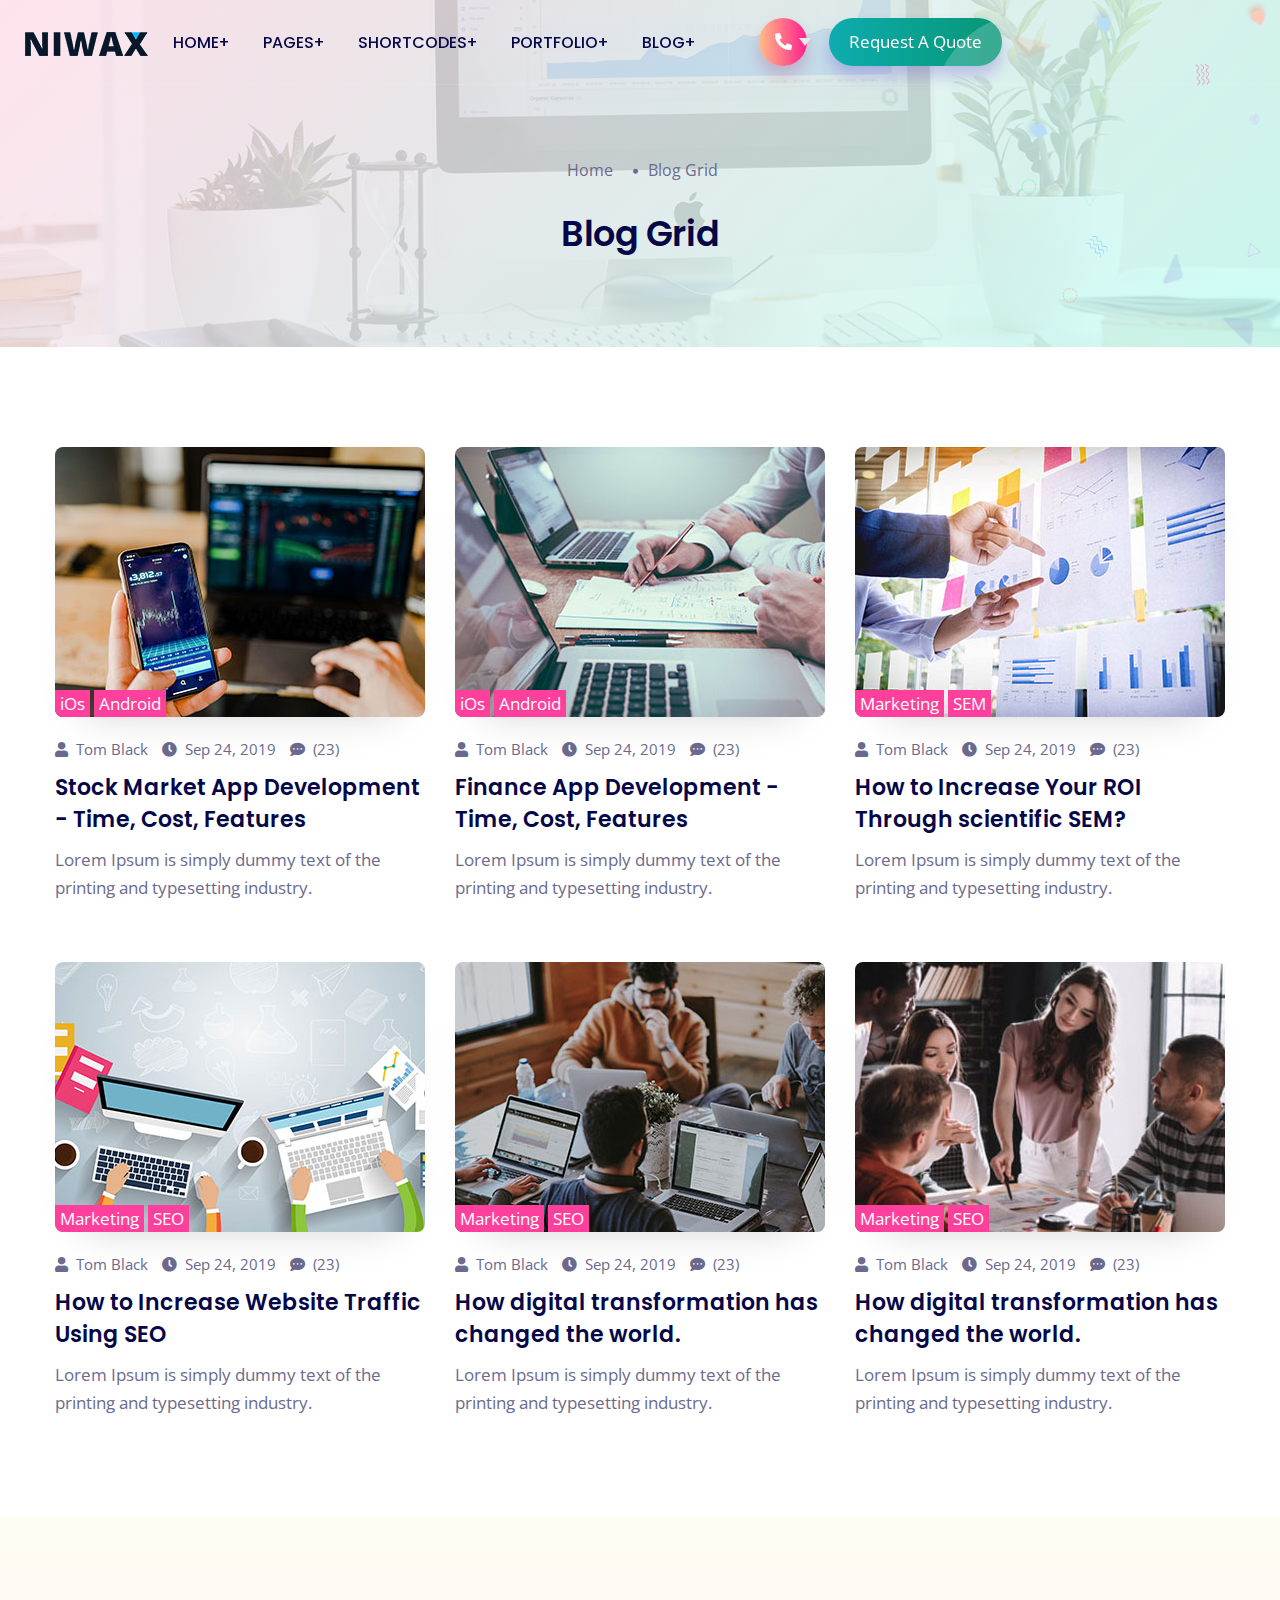
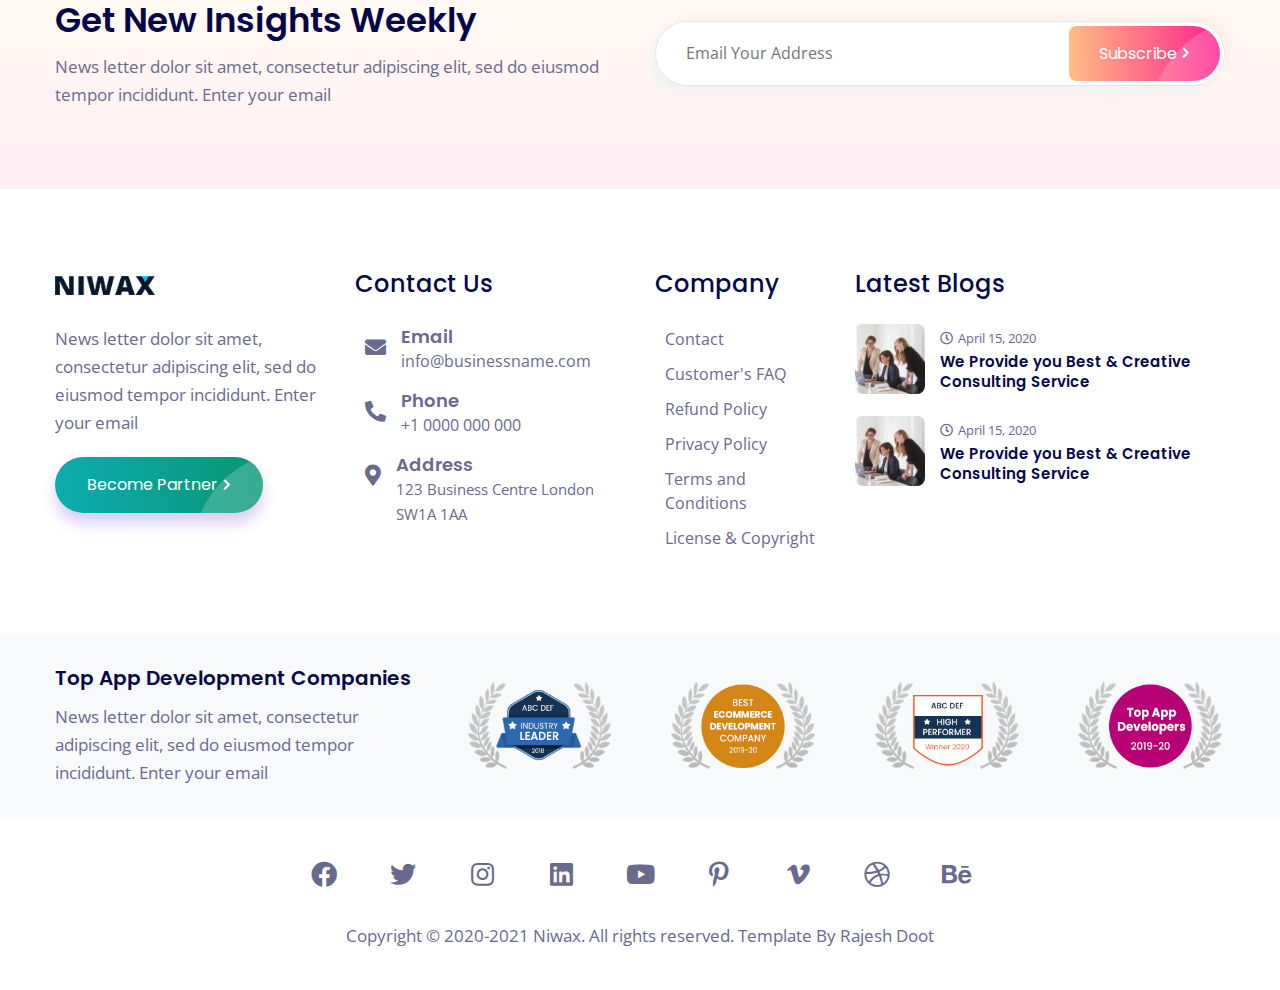
<file: blog-grid-1.html>
<!DOCTYPE html>
<html lang="en" class="no-js">
  <head>
    <meta charset="utf-8"/>
    <title>Niwax - Web Design &amp; Digital Marketing Agency HTML Template</title>
    <meta name="description" content="Creative Agency, Marketing Agency Template">
    <meta name="keywords" content="Creative Agency, Marketing Agency">
    <meta name="author" content="rajesh-doot">
    <meta name="viewport" content="width=device-width,initial-scale=1">
    <meta http-equiv="X-UA-Compatible" content="IE=edge">
    <!--website-favicon-->
    <link href="images/favicon.png" rel="icon">
    <!--plugin-css-->
   <link href="css/bootstrap.min.css" rel="stylesheet">
		<link href="css/plugin.min.css" rel="stylesheet">		
		<link href="https://cdnjs.cloudflare.com/ajax/libs/font-awesome/5.11.2/css/all.min.css" rel="stylesheet">		
		<link href="https://fonts.googleapis.com/css2?family=Open+Sans:wght@400;600;700&family=Poppins:wght@300;400;500;600;700;800;900&display=swap" rel="stylesheet">
		<!-- template-style-->
		<link href="css/style.css" rel="stylesheet">
		<link href="css/responsive.css" rel="stylesheet">
		<link href="css/darkmode.css" rel="stylesheet">
	 </head>
	 <body>      
		<!--Start Header -->
	<header class="nav-bg-w main-header navfix fixed-top menu-white">
			<div class="container-fluid m-pad">
				<div class="menu-header">
				   <div class="dsk-logo"><a class="nav-brand" href="index.html">
					  <img src="images/white-logo.png" alt="Logo" class="mega-white-logo"/>
					  <img src="images/logo.png" alt="Logo" class="mega-darks-logo"/>
					  </a>
				   </div>
				   <div class="custom-nav" role="navigation">
					  <ul class="nav-list">
						 <li class="sbmenu">
							<a href="#" class="menu-links">Home</a>
							<div class="nx-dropdown">
							   <div class="sub-menu-section">
								  <div class="container">
									 <div class="col-md-12">
										<div class="sub-menu-center-block">
										   <div class="sub-menu-column">
											  <div class="menuheading">Multi-Page Demo</div>
											  <ul>
												 <li><a href="index.html">Homepage</a></li>
												 <li><a href="digital-agency.html">Digital Agency</a></li>
												 <li><a href="digital-agency-dark.html">Digital Agency Dark</a></li>
												 <li><a href="web-design-agency.html">Web Design Agency</a></li>
												 <li><a href="web-design-agency-dark.html">Web Design Agency Dark</a></li>
												 <li><a href="digital-marketing.html">Digital Marketing</a></li>
												 <li><a href="digital-marketing-dark.html">Digital Marketing Dark</a></li>
												 <li><a href="lead-generation.html">Lead Generation Agency</a></li>
												 <li><a href="lead-generation-dark.html">Lead Generation Agency Dark</a></li>
											  </ul>
										   </div>
										   <div class="sub-menu-column">
											  <div class="menuheading">&nbsp;</div>
											  <ul>
												 <li><a href="freelance-portfolio.html">Freelance Portfolio</a></li>
												 <li><a href="freelance-portfolio-dark.html">Freelance Portfolio Dark</a></li>
												 <li><a href="app-development.html">App Development Agency</a></li>
												 <li><a href="minimal-portfolio.html">Minimal Portfolio</a></li>
												 <li><a href="creative-agency.html">Creative Agency</a></li>
												 <li><a href="branding-agency.html">Branding  Agency</a></li>
												 <li><a href="modern-agency.html">Modern Agency</a></li>
												 <li><a href="business-and-startup.html">Business & Startup</a></li>
												 <li><a href="graphic-studio.html">Graphic Studio</a></li>
											  </ul>
										   </div>
										   <div class="sub-menu-column">
											  <div class="menuheading">One-Page Demo</div>
											  <ul>
												 <li><a href="digital-agency-onepage.html">Digital Agency</a></li>
												 <li><a href="digital-agency-dark-onepage.html">Digital Agency Dark</a></li>
												 <li><a href="web-design-agency-onepage.html">Web Design Agency</a></li>
												 <li><a href="web-design-agency-dark-onepage.html">Web Design Agency Dark</a></li>
												 <li><a href="digital-marketing-onepage.html">Digital Marketing</a></li>
												 <li><a href="digital-marketing-dark-onepage.html">Digital Marketing Dark</a></li>
												 <li><a href="lead-generation-onepage.html">Lead Generation Agency</a></li>
												 <li><a href="lead-generation-dark-onepage.html">Lead Generation Agency Dark</a></li>
												 <li><a href="freelance-portfolio-onepage.html">Freelance Portfolio</a></li>
											  </ul>
										   </div>
										   <div class="sub-menu-column">
											  <div class="menuheading">&nbsp;</div>
											  <ul>
												 <li><a href="freelance-portfolio-dark-onepage.html">Freelance Portfolio Dark</a></li>
												 <li><a href="app-development-onepage.html">App Development Agency</a></li>
												 <li><a href="minimal-portfolio-onepage.html">Minimal Portfolio</a></li>
												 <li><a href="creative-agency-onepage.html">Creative Agency</a></li>
												 <li><a href="branding-agency-onepage.html">Branding  Agency</a></li>
												 <li><a href="modern-agency-onepage.html">Modern Agency</a></li>
												 <li><a href="business-and-startup-onepage.html">Business & Startup</a></li>
												 <li><a href="graphic-studio-onepage.html">Graphic Studio</a></li>
											  </ul>
										   </div>
										</div>
									 </div>
								  </div>
							   </div>
							</div>
						 </li>
						 <li class="sbmenu">
							<a href="#" class="menu-links">Pages</a>
							<div class="nx-dropdown">
							   <div class="sub-menu-section">
								  <div class="container">
									 <div class="sub-menu-center-block">
										<div class="sub-menu-column">
										   <ul>
											  <li><a href="about.html">About Us</a></li>
											  <li><a href="why-us.html">Why Us</a></li>
											  <li><a href="team.html">Our Team</a></li>
											  <li><a href="team-details.html">Team Single</a></li>
											  <li><a href="case-study.html">Case Study</a></li>
											  <li><a href="case-study-details.html">Case Study Single</a></li>
										   </ul>
										</div>
										<div class="sub-menu-column">
										   <ul>
											  <li><a href="mission-vision.html">Mission & Vision</a></li>
											  <li><a href="development-process.html">Development Process</a></li>
											  <li><a href="client-reviews.html">Client Reviews</a> </li>
											  <li><a href="clients.html">Our Clients</a></li>
											  <li><a href="get-quote.html">Contact Us</a> </li>
											  <li><a href="get-quote-2.html">Contact Us 2</a> </li>
										   </ul>
										</div>
										<div class="sub-menu-column">
										   <ul>
											  <li><a href="login.html">Login Page</a> </li>
											  <li><a href="service-card.html">Service Card</a> </li>
											  <li><a href="service-web.html">Service Web</a></li>
											  <li><a href="service-app.html">Service Mobile App</a></li>
											  <li><a href="service-marketing.html">Service Digital Marketing</a></li>
											  <li><a href="service-graphic.html">Service Graphic</a></li>
										   </ul>
										</div>
										<div class="sub-menu-column">
										   <ul>
											  <li><a href="career.html">Careers</a> </li>
											  <li><a href="shop-page.html">Shop Single</a> </li>
											  <li><a href="shop-details.html">Shop Details</a> </li>
											  <li><a href="shop-cart.html">Shop Cart</a> </li>
										   </ul>
										</div>
									 </div>
								  </div>
							   </div>
							</div>
						 </li>
						 <li class="sbmenu">
							<a href="#" class="menu-links">Shortcodes</a>
							<div class="nx-dropdown">
							   <div class="sub-menu-section">
								  <div class="container">
									 <div class="sub-menu-center-block">
										<div class="sub-menu-column">
										   <ul>
											  <li><a href="pricing.html">Pricing</a></li>
											  <li><a href="typography.html">Typography</a></li>
											  <li><a href="button.html">Buttons</a></li>
											  <li><a href="locations.html">Office Location</a></li>
										   </ul>
										</div>
										<div class="sub-menu-column">
										   <ul>
											  <li><a href="faq.html">FAQs</a>	</li>
											  <li><a href="tabs.html">Tabs</a></li>
											  <li><a href="error.html">404 Page</a></li>
											  <li><a href="gradients.html">Background Gradients</a></li>
										   </ul>
										</div>
										<div class="sub-menu-column">
										   <ul>
											  <li><a href="header-v1.html">Header v1</a></li>
											  <li><a href="header-v2.html">Header v2</a></li>
											  <li><a href="header-v3.html">Header v3</a></li>
											  <li><a href="footer-design.html">Footer</a></li>
										   </ul>
										</div>
										<div class="sub-menu-column">
										   <ul>
											  <li><a href="hover-animation.html">Hover Animation</a></li>
											  <li><a href="popup-modal.html">Popup Modal</a></li>
											  <li><a href="lists.html">Lists</a></li>
											  <li><a href="bootstrap-components.html">Bootstrap Components</a></li>
										   </ul>
										</div>
									 </div>
								  </div>
							   </div>
							</div>
						 </li>
						 <li class="sbmenu rpdropdown">
							<a href="#" class="menu-links">Portfolio</a>
							<div class="nx-dropdown menu-dorpdown">
							   <div class="sub-menu-section">
								  <div class="sub-menu-center-block">
									 <div class="sub-menu-column smfull">
										<ul>
										   <li><a href="portfolio.html">Portfolio Grid 1</a> </li>
										   <li><a href="portfolio-2.html">Portfolio Grid 2</a> </li>
										   <li><a href="portfolio-block.html">Portfolio Wide Block</a> </li>
										   <li><a href="portfolio-details.html">Portfolio Details</a> </li>
										</ul>
									 </div>
								  </div>
							   </div>
							</div>
						 </li>
						 <li class="sbmenu rpdropdown">
							<a href="#" class="menu-links">Blog</a>
							<div class="nx-dropdown menu-dorpdown">
							   <div class="sub-menu-section">
								  <div class="sub-menu-center-block">
									 <div class="sub-menu-column smfull">
										<ul>
										   <li><a href="blog-grid-1.html">Blog Grid 1</a> </li>
										   <li><a href="blog-grid-2.html">Blog Grid 2</a> </li>
										   <li><a href="blog-right-sidebar.html">Blog Right Sidebar</a> </li>
										   <li><a href="blog-left-sidebar.html">Blog Left Sidebar</a> </li>
										   <li><a href="blog-single.html">Blog Single</a></li>
										</ul>
									 </div>
								  </div>
							   </div>
							</div>
						 </li>
						 <li>
							<a href="#" class="menu-links right-bddr">&nbsp;</a>
							<!--menu right border-->
						 <li class="contact-show">
							<a href="#" class="btn-round- trngl btn-br bg-btn"><i class="fas fa-phone-alt"></i></a>
							<div class="contact-inquiry">
							   <div class="contact-info-">
								  <div class="contct-heading">Niwax Contacts</div>
								  <div class="inquiry-card-nn hrbg">
									 <div class="title-inq-c">FOR HR DEPARTMENT</div>
									 <ul>
										<li class="mb0"><img src="images/flags/us.svg" alt="us office" class="flags-size"> <a href="tel:1111111111" >+1-123-456-7890</a></li>
									 </ul>
								  </div>
								  <div class="inquiry-card-nn">
									 <div class="title-inq-c">FOR SALES DEPARTMENT</div>
									 <ul>
										<li><a href="tel:1111111111"><img src="images/flags/us.svg" alt="us office" class="flags-size"> +1-123-456-7890</a></li>
										<li><a href="tel:1111111111"><img src="images/flags/au.svg" alt="australia office" class="flags-size"> +1-123-456-7890</a></li>
										<li><i class="fab fa-skype"></i><a href="skype:niwax.company?call" >niwax.company</a></li>
										<li><i class="fas fa-envelope"></i><a href="mailto:info@businessname.com" >info@businessname.com</a></li>
									 </ul>
								  </div>
							   </div>
							</div>
						 </li>
						 <li><a href="get-quote.html" class="btn-br bg-btn3 btshad-b2 lnk">Request A Quote <span class="circle"></span></a> </li>
					  </ul>
				   </div>
				   <div class="mobile-menu2">
					  <ul class="mob-nav2">
						 <li><a href="#" class="btn-round- trngl btn-br bg-btn btshad-b1"  data-toggle="modal" data-target="#menu-popup"><i class="fas fa-envelope-open-text"></i></a></li>
						 <li class="navm-"> <a class="toggle" href="#"><span></span></a></li>
					  </ul>
				   </div>
				</div>
				<!--Mobile Menu-->
				<nav id="main-nav">
				   <ul class="first-nav">
					  <li>
						 <a href="#">Home</a>
						 <ul>
							<li>
							   <a href="#">Multi-Page Demo</a>
							   <ul>
								  <li><a href="index.html">Homepage</a></li>
								  <li><a href="digital-agency.html">Digital Agency</a></li>
								  <li><a href="digital-agency-dark.html">Digital Agency Dark</a></li>
								  <li><a href="web-design-agency.html">Web Design Agency</a></li>
								  <li><a href="web-design-agency-dark.html">Web Design Agency Dark</a></li>
								  <li><a href="digital-marketing.html">Digital Marketing</a></li>
								  <li><a href="digital-marketing-dark.html">Digital Marketing Dark</a></li>
								  <li><a href="lead-generation.html">Lead Generation Agency</a></li>
								  <li><a href="lead-generation-dark.html">Lead Generation Agency Dark</a></li>
								  <li><a href="freelance-portfolio.html">Freelance Portfolio</a></li>
								  <li><a href="freelance-portfolio-dark.html">Freelance Portfolio Dark</a></li>
								  <li><a href="minimal-portfolio.html">Minimal Portfolio</a></li>
								  <li><a href="creative-agency.html">Creative Agency</a></li>
								  <li><a href="branding-agency.html">Branding  Agency</a></li>
								  <li><a href="app-development.html">App Development Agency</a></li>
								  <li><a href="modern-agency.html">Modern Agency</a></li>
								  <li><a href="business-and-startup.html">Business & Startup</a></li>
								  <li><a href="graphic-studio.html">Graphic Studio</a></li>
							   </ul>
							</li>
							<li>
							   <a href="#">One-Page Demo</a>
							   <ul>
								  <li><a href="digital-agency-onepage.html">Digital Agency</a></li>
								  <li><a href="digital-agency-dark-onepage.html">Digital Agency Dark</a></li>
								  <li><a href="web-design-agency-onepage.html">Web Design Agency</a></li>
								  <li><a href="web-design-agency-dark-onepage.html">Web Design Agency Dark</a></li>
								  <li><a href="digital-marketing-onepage.html">Digital Marketing</a></li>
								  <li><a href="digital-marketing-dark-onepage.html">Digital Marketing Dark</a></li>
								  <li><a href="lead-generation-onepage.html">Lead Generation Agency</a></li>
								  <li><a href="lead-generation-dark-onepage.html">Lead Generation Agency Dark</a></li>
								  <li><a href="freelance-portfolio-onepage.html">Freelance Portfolio</a></li>
								  <li><a href="freelance-portfolio-dark-onepage.html">Freelance Portfolio Dark</a></li>
								  <li><a href="app-development-onepage.html">App Development Agency</a></li>
								  <li><a href="minimal-portfolio-onepage.html">Minimal Portfolio</a></li>
								  <li><a href="creative-agency-onepage.html">Creative Agency</a></li>
								  <li><a href="branding-agency-onepage.html">Branding  Agency</a></li>
								  <li><a href="modern-agency-onepage.html">Modern Agency</a></li>
								  <li><a href="business-and-startup-onepage.html">Business & Startup</a></li>
								  <li><a href="graphic-studio-onepage.html">Graphic Studio</a></li>
							   </ul>
							</li>
						 </ul>
					  </li>
					  <li>
						 <a href="#">Pages</a>
						 <ul>
							<li><a href="about.html">About Us</a></li>
							<li><a href="why-us.html">Why Us</a></li>
							<li><a href="team.html">Our Team</a></li>
							<li><a href="team-details.html">Team Single</a></li>
							<li><a href="case-study.html">Case Study</a></li>
							<li><a href="case-study-details.html">Case Study Single</a></li>
							<li><a href="mission-vision.html">Mission & Vision</a></li>
							<li><a href="development-process.html">Development Process</a></li>
							<li><a href="client-reviews.html">Client Reviews</a> </li>
							<li><a href="clients.html">Our Clients</a></li>
							<li><a href="get-quote.html">Contact Us</a> </li>
							<li><a href="get-quote-2.html">Contact Us 2</a> </li>
							<li><a href="login.html">Login Page</a> </li>
							<li><a href="service-card.html">Service Card</a> </li>
							<li><a href="service-web.html">Service Web</a></li>
							<li><a href="service-app.html">Service Mobile App</a></li>
							<li><a href="service-marketing.html">Service Digital Marketing</a></li>
							<li><a href="service-graphic.html">Service Graphic</a></li>
							<li><a href="career.html">Careers</a> </li>
							<li><a href="shop-page.html">Shop Single</a> </li>
							<li><a href="shop-details.html">Shop Details</a> </li>
							<li><a href="shop-cart.html">Shop Cart</a> </li>
						 </ul>
					  </li>
					  <li>
						 <a href="#">Shortcodes</a>
						 <ul>
							<li><a href="pricing.html">Pricing</a></li>
							<li><a href="typography.html">Typography</a></li>
							<li><a href="button.html">Buttons</a></li>
							<li><a href="locations.html">Office Location</a></li>
							<li><a href="faq.html">FAQs</a>	</li>
							<li><a href="tabs.html">Tabs</a></li>
							<li><a href="error.html">404 Page</a></li>
							<li><a href="gradients.html">Background Gradients</a></li>
							<li><a href="header-v1.html">Header v1</a></li>
							<li><a href="header-v2.html">Header v2</a></li>
							<li><a href="header-v3.html">Header v3</a></li>
							<li><a href="footer-design.html">Footer</a></li>
							<li><a href="hover-animation.html">Hover Animation</a></li>
							<li><a href="popup-modal.html">Popup Modal</a></li>
							<li><a href="lists.html">Lists</a></li>
							<li><a href="bootstrap-components.html">Bootstrap Components</a></li>
						 </ul>
					  </li>
					  <li>
						 <a href="#">Portfolio</a>
						 <ul>
							<li><a href="portfolio.html">Portfolio Grid 1</a> </li>
							<li><a href="portfolio-2.html">Portfolio Grid 2</a> </li>
							<li><a href="portfolio-block.html">Portfolio Wide Block</a> </li>
							<li><a href="portfolio-details.html">Portfolio Details</a> </li>
						 </ul>
					  </li>
					  <li>
						 <a href="#">Blog</a>
						 <ul>
							<li><a href="blog-grid-1.html">Blog Grid 1</a> </li>
							<li><a href="blog-grid-2.html">Blog Grid 2</a> </li>
							<li><a href="blog-right-sidebar.html">Blog Right Sidebar</a> </li>
							<li><a href="blog-left-sidebar.html">Blog Left Sidebar</a> </li>
							<li><a href="blog-single.html">Blog Single</a></li>
						 </ul>
					  </li>
				   </ul>
				   <ul class="bottom-nav">
					  <li class="prb">
						 <a href="tel:+11111111111">
							<svg xmlns="http://www.w3.org/2000/svg" viewBox="0 0 384 384">
							   <path d="M353.188,252.052c-23.51,0-46.594-3.677-68.469-10.906c-10.719-3.656-23.896-0.302-30.438,6.417l-43.177,32.594
								  c-50.073-26.729-80.917-57.563-107.281-107.26l31.635-42.052c8.219-8.208,11.167-20.198,7.635-31.448
								  c-7.26-21.99-10.948-45.063-10.948-68.583C132.146,13.823,118.323,0,101.333,0H30.813C13.823,0,0,13.823,0,30.813
								  C0,225.563,158.438,384,353.188,384c16.99,0,30.813-13.823,30.813-30.813v-70.323C384,265.875,370.177,252.052,353.188,252.052z"
								  />
							</svg>
						 </a>
					  </li>
					  <li class="prb">
						 <a href="mailto:somewebmedia@gmail.com">
							<svg xmlns="http://www.w3.org/2000/svg" width="24" height="24" viewBox="0 0 24 24">
							   <path d="M20 4H4c-1.1 0-1.99.9-1.99 2L2 18c0 1.1.9 2 2 2h16c1.1 0 2-.9 2-2V6c0-1.1-.9-2-2-2zm0 4l-8 5-8-5V6l8 5 8-5v2z"/>
							   <path d="M0 0h24v24H0z" fill="none"/>
							</svg>
						 </a>
					  </li>
					  <li class="prb">
						 <a href="skype:niwax.company?call">
							<svg enable-background="new 0 0 24 24" height="18" viewBox="0 0 24 24" width="18" xmlns="http://www.w3.org/2000/svg">
							   <path d="m23.309 14.547c1.738-7.81-5.104-14.905-13.139-13.543-4.362-2.707-10.17.352-10.17 5.542 0 1.207.333 2.337.912 3.311-1.615 7.828 5.283 14.821 13.311 13.366 5.675 3.001 11.946-2.984 9.086-8.676zm-7.638 4.71c-2.108.867-5.577.872-7.676-.227-2.993-1.596-3.525-5.189-.943-5.189 1.946 0 1.33 2.269 3.295 3.194.902.417 2.841.46 3.968-.3 1.113-.745 1.011-1.917.406-2.477-1.603-1.48-6.19-.892-8.287-3.483-.911-1.124-1.083-3.107.037-4.545 1.952-2.512 7.68-2.665 10.143-.768 2.274 1.76 1.66 4.096-.175 4.096-2.207 0-1.047-2.888-4.61-2.888-2.583 0-3.599 1.837-1.78 2.731 2.466 1.225 8.75.816 8.75 5.603-.005 1.992-1.226 3.477-3.128 4.253z"/>
							</svg>
						 </a>
					  </li>
				   </ul>
				</nav>
			 </div>
		  </header>
		  <!--Mobile contact-->
		  <div class="popup-modal1">
			 <div class="modal" id="menu-popup">
				<div class="modal-dialog">
				   <div class="modal-content">
					  <div class="modal-header">
						 <div class="common-heading">
							<h4 class="mt0 mb0">Write a Message</h4>
						 </div>
						 <button type="button" class="closes" data-dismiss="modal">&times;</button>
					  </div>
					  <!-- Modal body -->
					  <div class="modal-body">
						 <div class="form-block fdgn2 mt10 mb10">
							<form action="#" method="post" name="feedback-form">
							   <div class="fieldsets row">
								  <div class="col-md-12"><input type="text" placeholder="Full Name" name="name"></div>
								  <div class="col-md-12"><input type="email" placeholder="Email Address" name="email"></div>
								  <div class="col-md-12"><input type="number" placeholder="Contact Number" name="phone"></div>
								  <div class="col-md-12"><input type="text" placeholder="Subject" name="subject"></div>
								  <div class="col-md-12"><textarea placeholder="Message" name="message"></textarea></div>
							   </div>
							   <div class="fieldsets mt20 pb20">
								  <button type="submit" name="submit" class="lnk btn-main bg-btn" data-dismiss="modal">Submit <i class="fas fa-chevron-right fa-icon"></i><span class="circle"></span></button>
							   </div>
							</form>
						 </div>
					  </div>
				   </div>
				</div>
			 </div>
		  </div>
		  <!--Mobile contact-->
	<!--End Header -->
	
  <!--Breadcrumb Area-->
  <section class="breadcrumb-area banner-2">
    <div class="text-block">
      <div class="container">
        <div class="row">
          <div class="col-lg-12 v-center">
            <div class="bread-inner">
              <div class="bread-menu">
                <ul>
                  <li><a href="index.html">Home</a></li>
                  <li><a href="#">Blog Grid</a></li>
                </ul>
              </div>
              <div class="bread-title">
                <h2>Blog Grid</h2>
              </div>
            </div>
          </div>
        </div>
      </div>
    </div>
  </section>
  <!--End Breadcrumb Area-->
  <!--Start Blog Grid-->
  <section class="blog-page pad-tb pt40">
    <div class="container">
      <div class="row">
        <div class="col-lg-4 col-sm-6 single-card-item">
          <div class="isotope_item hover-scale">
            <div class="item-image">
              <a href="#"><img src="images/blog/blog-1.jpg" alt="blog" class="img-fluid"/> </a>
              <span class="category-blog"><a href="#">iOs</a> <a href="#">Android</a></span>
            </div>
            <div class="item-info blog-info">
              <div class="entry-blog">
                <span class="bypost"><a href="#"><i class="fas fa-user"></i> Tom Black</a></span>
                <span class="posted-on">
                <a href="#"><i class="fas fa-clock"></i> Sep 24, 2019</a>
                </span>
                <span><a href="#"><i class="fas fa-comment-dots"></i> (23)</a></span>
              </div>
              <h4><a href="#">Stock Market App Development - Time, Cost, Features</a></h4>
              <p>Lorem Ipsum is simply dummy text of the printing and typesetting industry.</p>
            </div>
          </div>
        </div>
        <div class="col-lg-4 col-sm-6 single-card-item">
          <div class="isotope_item hover-scale">
            <div class="item-image">
              <a href="#"><img src="images/blog/blog-2.jpg" alt="blog" class="img-fluid"/> </a>
              <span class="category-blog"><a href="#">iOs</a> <a href="#">Android</a></span>
            </div>
            <div class="item-info blog-info">
              <div class="entry-blog">
                <span class="bypost"><a href="#"><i class="fas fa-user"></i> Tom Black</a></span>
                <span class="posted-on">
                <a href="#"><i class="fas fa-clock"></i> Sep 24, 2019</a>
                </span>
                <span><a href="#"><i class="fas fa-comment-dots"></i> (23)</a></span>
              </div>
              <h4><a href="#">Finance App Development - Time, Cost, Features</a></h4>
              <p>Lorem Ipsum is simply dummy text of the printing and typesetting industry.</p>
            </div>
          </div>
        </div>
        <div class="col-lg-4 col-sm-6 single-card-item">
          <div class="isotope_item hover-scale">
            <div class="item-image">
              <a href="#"><img src="images/blog/blog-3.jpg" alt="blog" class="img-fluid"/> </a>
              <span class="category-blog"><a href="#">Marketing</a> <a href="#">SEM</a></span>
            </div>
            <div class="item-info blog-info">
              <div class="entry-blog">
                <span class="bypost"><a href="#"><i class="fas fa-user"></i> Tom Black</a></span>
                <span class="posted-on">
                <a href="#"><i class="fas fa-clock"></i> Sep 24, 2019</a>
                </span>
                <span><a href="#"><i class="fas fa-comment-dots"></i> (23)</a></span>
              </div>
              <h4><a href="#">How to Increase Your ROI Through scientific SEM?</a></h4>
              <p>Lorem Ipsum is simply dummy text of the printing and typesetting industry.</p>
            </div>
          </div>
        </div>
        <div class="col-lg-4 col-sm-6 single-card-item">
          <div class="isotope_item hover-scale">
            <div class="item-image">
              <a href="#"><img src="images/blog/blog-4.jpg" alt="blog" class="img-fluid"/> </a>
              <span class="category-blog"><a href="#">Marketing</a> <a href="#">SEO</a></span>
            </div>
            <div class="item-info blog-info">
              <div class="entry-blog">
                <span class="bypost"><a href="#"><i class="fas fa-user"></i> Tom Black</a></span>
                <span class="posted-on">
                <a href="#"><i class="fas fa-clock"></i> Sep 24, 2019</a>
                </span>
                <span><a href="#"><i class="fas fa-comment-dots"></i> (23)</a></span>
              </div>
              <h4><a href="#">How to Increase Website Traffic Using SEO</a></h4>
              <p>Lorem Ipsum is simply dummy text of the printing and typesetting industry.</p>
            </div>
          </div>
        </div>
        <div class="col-lg-4 col-sm-6 single-card-item">
          <div class="isotope_item hover-scale">
            <div class="item-image">
              <a href="#"><img src="images/blog/blog-5.jpg" alt="blog" class="img-fluid"/> </a>
              <span class="category-blog"><a href="#">Marketing</a> <a href="#">SEO</a></span>
            </div>
            <div class="item-info blog-info">
              <div class="entry-blog">
                <span class="bypost"><a href="#"><i class="fas fa-user"></i> Tom Black</a></span>
                <span class="posted-on">
                <a href="#"><i class="fas fa-clock"></i> Sep 24, 2019</a>
                </span>
                <span><a href="#"><i class="fas fa-comment-dots"></i> (23)</a></span>
              </div>
              <h4><a href="#">How digital transformation has changed the world.</a></h4>
              <p>Lorem Ipsum is simply dummy text of the printing and typesetting industry.</p>
            </div>
          </div>
        </div>
        <div class="col-lg-4 col-sm-6 single-card-item">
          <div class="isotope_item hover-scale">
            <div class="item-image">
              <a href="#"><img src="images/blog/blog-6.jpg" alt="blog" class="img-fluid"/> </a>
              <span class="category-blog"><a href="#">Marketing</a> <a href="#">SEO</a></span>
            </div>
            <div class="item-info blog-info">
              <div class="entry-blog">
                <span class="bypost"><a href="#"><i class="fas fa-user"></i> Tom Black</a></span>
                <span class="posted-on">
                <a href="#"><i class="fas fa-clock"></i> Sep 24, 2019</a>
                </span>
                <span><a href="#"><i class="fas fa-comment-dots"></i> (23)</a></span>
              </div>
              <h4><a href="#">How digital transformation has changed the world.</a></h4>
              <p>Lorem Ipsum is simply dummy text of the printing and typesetting industry.</p>
            </div>
          </div>
        </div>
      </div>
    </div>
  </section>
  <!--End Blog Grid-->
  
 <!--Start Footer-->
<footer>
<div class="footer-row1">
<div class="container">
  <div class="row">
    <div class="col-lg-6">
      <div class="email-subs">
        <h3>Get New Insights Weekly</h3>
        <p>News letter dolor sit amet, consectetur adipiscing elit, sed do eiusmod tempor incididunt. Enter your email</p>
      </div>
    </div>
    <div class="col-lg-6 v-center">
      <div class="email-subs-form">
        <form>
          <input type="email" placeholder="Email Your Address" name="emails">
          <button type="submit" name="submit" class="lnk btn-main bg-btn">Subscribe <i class="fas fa-chevron-right fa-icon"></i><span class="circle"></span></button>
        </form>
      </div>
    </div>
  </div>
</div>
</div>
<div class="footer-row2">
<div class="container">
  <div class="row justify-content-between">
    <div class="col-lg-3 col-sm-6  ftr-brand-pp">
      <a class="navbar-brand mt30 mb25" href="#"> <img src="images/logo.png" alt="Logo" width="100" /></a>
      <p>News letter dolor sit amet, consectetur adipiscing elit, sed do eiusmod tempor incididunt. Enter your email</p>
      <a href="#" class="btn-main bg-btn3 lnk mt20">Become Partner <i class="fas fa-chevron-right fa-icon"></i><span class="circle"></span></a>
    </div>
    <div class="col-lg-3 col-sm-6">
      <h5>Contact Us</h5>
      <ul class="footer-address-list ftr-details">
        <li>
          <span><i class="fas fa-envelope"></i></span>
          <p>Email <span> <a href="mailto:info@businessname.com">info@businessname.com</a></span></p>
        </li>
        <li>
          <span><i class="fas fa-phone-alt"></i></span>
          <p>Phone <span> <a href="tel:+10000000000">+1 0000 000 000</a></span></p>
        </li>
        <li>
          <span><i class="fas fa-map-marker-alt"></i></span>
          <p>Address <span> 123 Business Centre London SW1A 1AA</span></p>
        </li>
      </ul>
    </div>
    <div class="col-lg-2 col-sm-6">
      <h5>Company</h5>
      <ul class="footer-address-list link-hover">
        <li><a href="get-quote.html">Contact</a></li>
        <li><a href="javascript:void(0)">Customer's FAQ</a></li>
        <li><a href="javascript:void(0)">Refund Policy</a></li>
        <li><a href="javascript:void(0)">Privacy Policy</a></li>
        <li><a href="javascript:void(0)">Terms and Conditions</a></li>
        <li><a href="javascript:void(0)">License & Copyright</a></li>
      </ul>
    </div>
    <div class="col-lg-4 col-sm-6 footer-blog-">
      <h5>Latest Blogs</h5>
      <div class="single-blog-">
        <div class="post-thumb"><a href="#"><img src="images/blog/blog-small.jpg" alt="blog"></a></div>
        <div class="content">
          <p class="post-meta"><span class="post-date"><i class="far fa-clock"></i>April 15, 2020</span></p>
          <h4 class="title"><a href="blog-sngle.html">We Provide you Best &amp; Creative Consulting Service</a></h4>
        </div>
      </div>
      <div class="single-blog-">
        <div class="post-thumb"><a href="#"><img src="images/blog/blog-small.jpg" alt="blog"></a></div>
        <div class="content">
          <p class="post-meta"><span class="post-date"><i class="far fa-clock"></i>April 15, 2020</span></p>
          <h4 class="title"><a href="blog-sngle.html">We Provide you Best &amp; Creative Consulting Service</a></h4>
        </div>
      </div>
    </div>
  </div>
</div>
</div>
<div class="footer-brands">
<div class="container">
  <div class="row">
    <div class="col-lg-4 v-center">
      <h5 class="mb10">Top App Development Companies</h5>
      <p>News letter dolor sit amet, consectetur adipiscing elit, sed do eiusmod tempor incididunt. Enter your email</p>
    </div>
    <div class="col-lg-8 v-center">
      <ul class="footer-badges-">
        <li><a href="#"><img src="images/about/badges-a.png" alt="badges"></a></li>
        <li><a href="#"><img src="images/about/badges-b.png" alt="badges"></a></li>
        <li><a href="#"><img src="images/about/badges-c.png" alt="badges"></a></li>
        <li><a href="#"><img src="images/about/badges-d.png" alt="badges"></a></li>
      </ul>
    </div>
  </div>
</div>
</div>
<div class="footer-row3">
<div class="copyright">
  <div class="container">
    <div class="row">
      <div class="col-lg-12">
        <div class="footer-social-media-icons">
          <a href="javascript:void(0)" target="blank"><i class="fab fa-facebook"></i></a>
          <a href="javascript:void(0)" target="blank"><i class="fab fa-twitter"></i></a>
          <a href="javascript:void(0)" target="blank"><i class="fab fa-instagram"></i></a>
          <a href="javascript:void(0)" target="blank"><i class="fab fa-linkedin"></i></a>
          <a href="javascript:void(0)" target="blank"><i class="fab fa-youtube"></i></a>
          <a href="javascript:void(0)" target="blank"><i class="fab fa-pinterest-p"></i></a>
          <a href="javascript:void(0)" target="blank"><i class="fab fa-vimeo-v"></i></a>
          <a href="javascript:void(0)" target="blank"><i class="fab fa-dribbble"></i></a>
          <a href="javascript:void(0)" target="blank"><i class="fab fa-behance"></i></a>
        </div>
        <div class="footer-">
          <p>Copyright &copy; 2020-2021 Niwax. All rights reserved. Template By <a href="https://themeforest.net/user/rajesh-doot/portfolio" target="blank">Rajesh Doot</a></p>
        </div>
      </div>
    </div>
  </div>
</div>
</div>
</footer>
  <!--End Footer-->

<!-- js placed at the end of the document so the pages load faster -->
<script src="js/vendor/modernizr-3.5.0.min.js"></script>
<script src="js/jquery.min.js"></script>
<script src="js/bootstrap.bundle.min.js"></script> 
<script src="js/plugin.min.js"></script>
<!--common script file-->
<script src="js/main.js"></script>
</body>
</html>
</file>
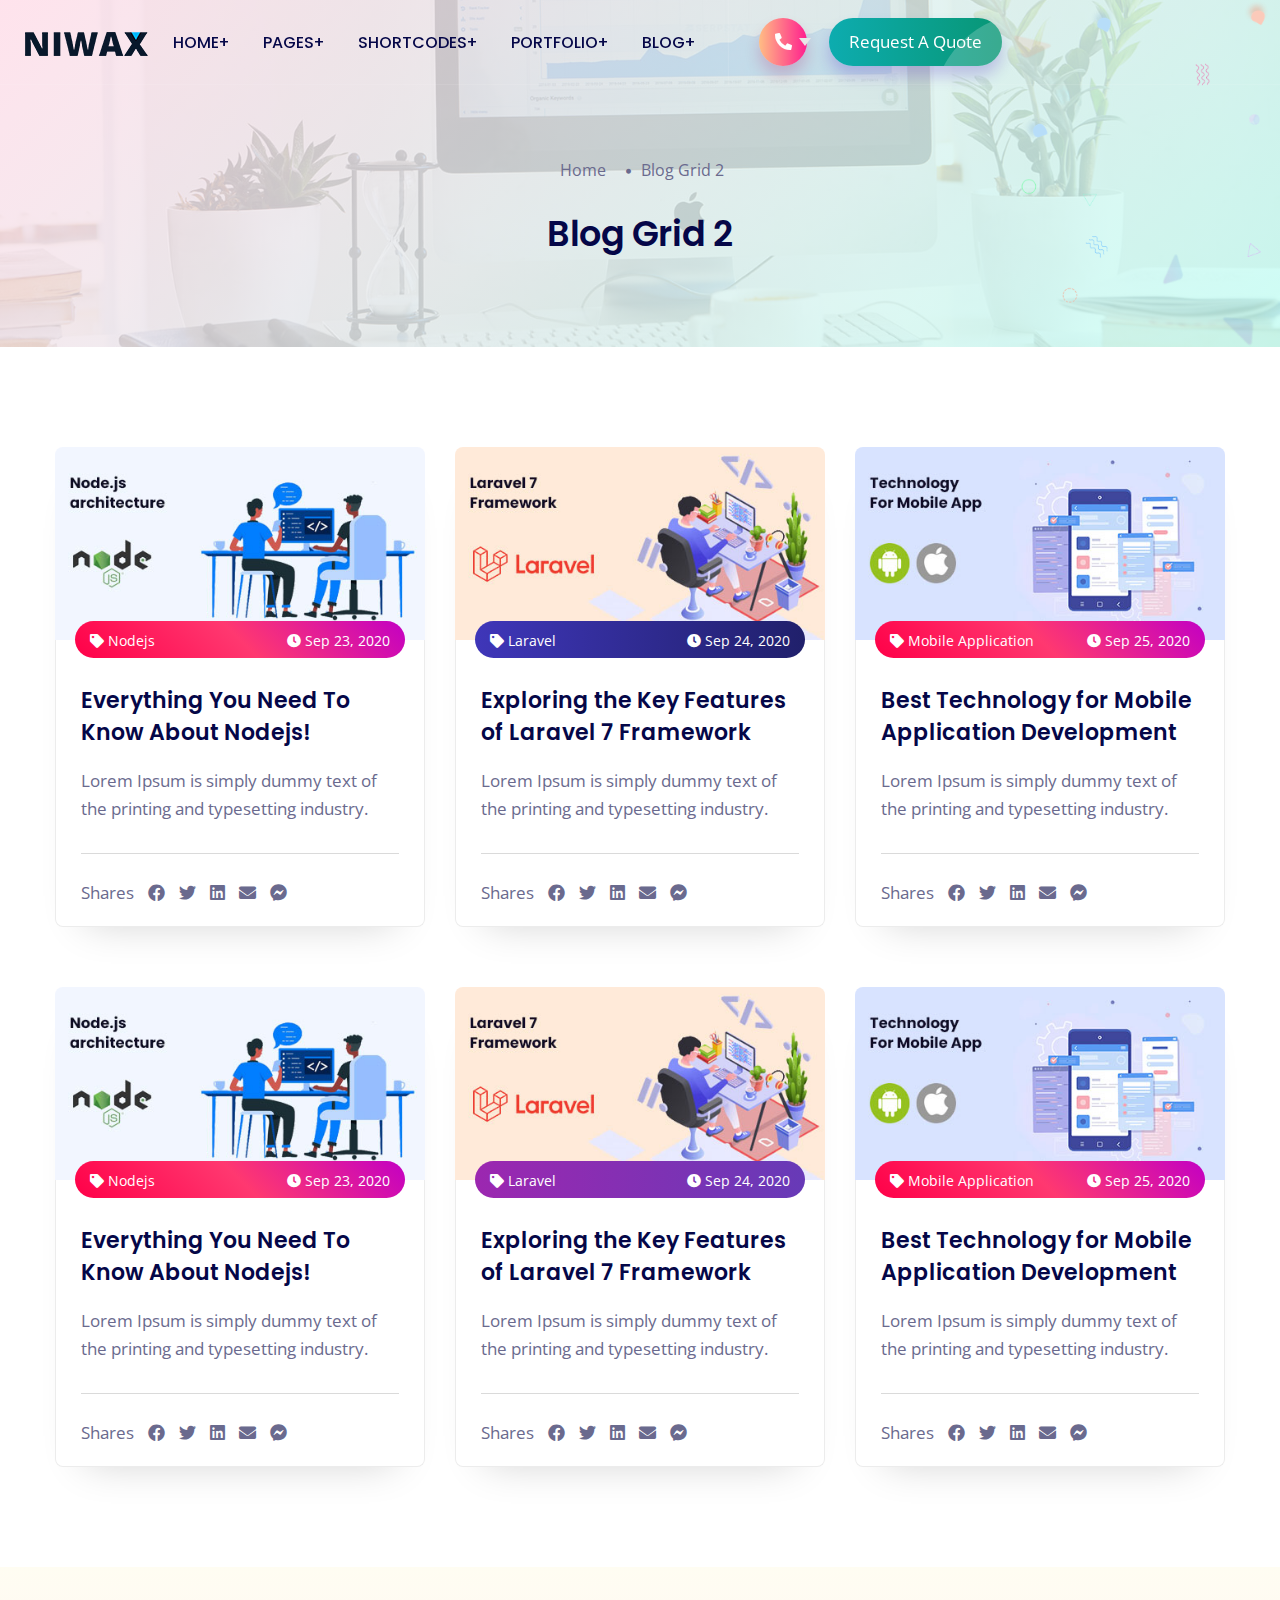
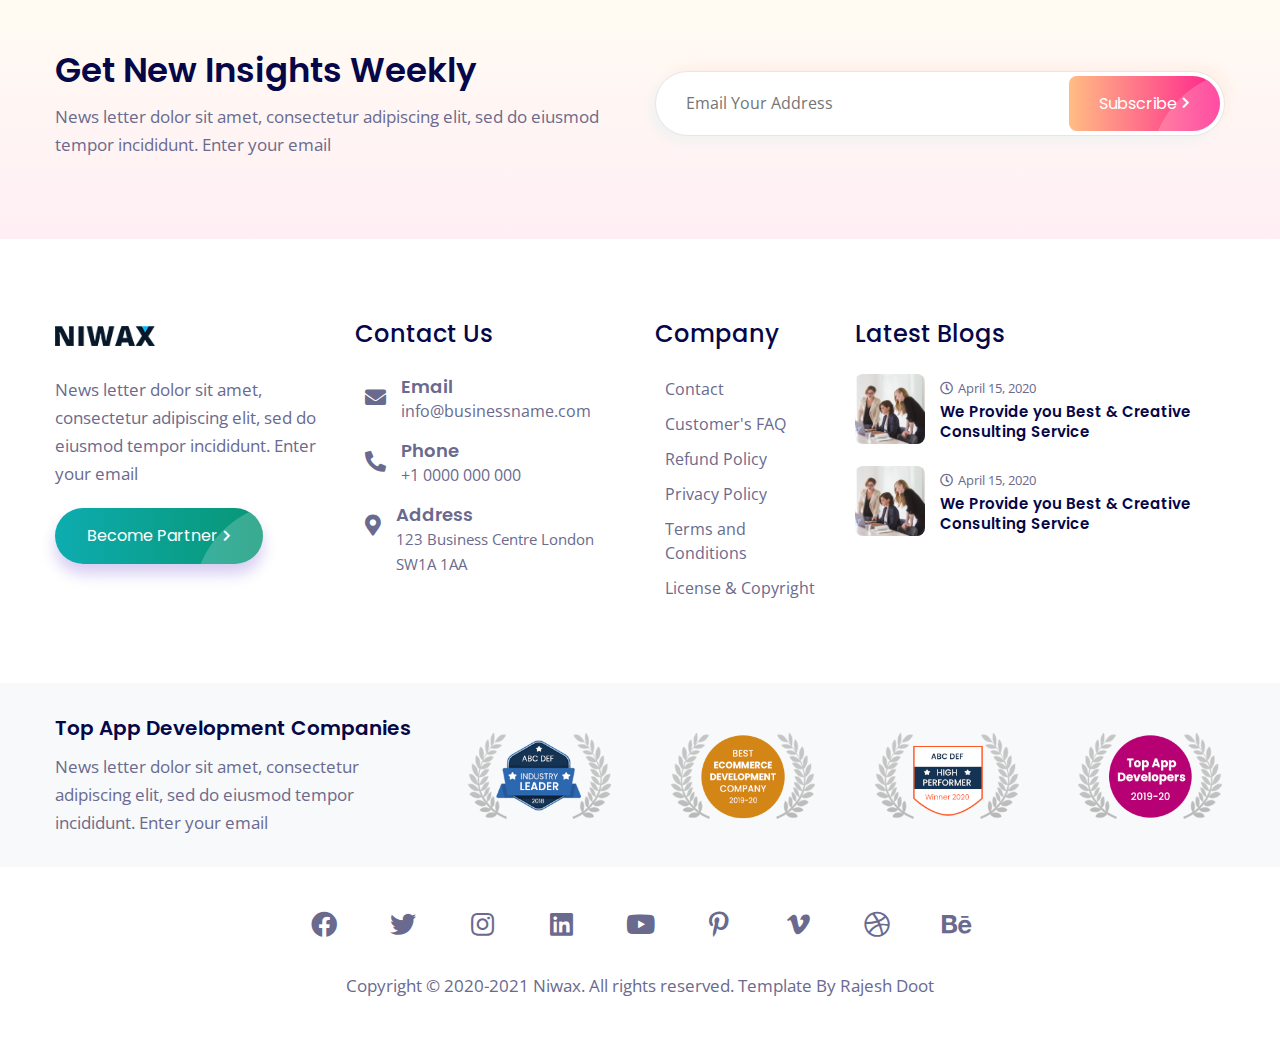
<file: blog-grid-2.html>
<!DOCTYPE html>
<html lang="en" class="no-js">
  <head>
    <meta charset="utf-8"/>
    <title>Niwax - Web Design &amp; Digital Marketing Agency HTML Template</title>
    <meta name="description" content="Creative Agency, Marketing Agency Template">
    <meta name="keywords" content="Creative Agency, Marketing Agency">
    <meta name="author" content="rajesh-doot">
    <meta name="viewport" content="width=device-width,initial-scale=1">
    <meta http-equiv="X-UA-Compatible" content="IE=edge">
    <!--website-favicon-->
    <link href="images/favicon.png" rel="icon">
    <!--plugin-css-->
   <link href="css/bootstrap.min.css" rel="stylesheet">
		<link href="css/plugin.min.css" rel="stylesheet">		
		<link href="https://cdnjs.cloudflare.com/ajax/libs/font-awesome/5.11.2/css/all.min.css" rel="stylesheet">		
		<link href="https://fonts.googleapis.com/css2?family=Open+Sans:wght@400;600;700&family=Poppins:wght@300;400;500;600;700;800;900&display=swap" rel="stylesheet">
		<!-- template-style-->
		<link href="css/style.css" rel="stylesheet">
		<link href="css/responsive.css" rel="stylesheet">
		<link href="css/darkmode.css" rel="stylesheet">
	 </head>
	 <body>      
		<!--Start Header -->
		<header class="nav-bg-w main-header navfix fixed-top menu-white">
			<div class="container-fluid m-pad">
				<div class="menu-header">
				   <div class="dsk-logo"><a class="nav-brand" href="index.html">
					  <img src="images/white-logo.png" alt="Logo" class="mega-white-logo"/>
					  <img src="images/logo.png" alt="Logo" class="mega-darks-logo"/>
					  </a>
				   </div>
				   <div class="custom-nav" role="navigation">
					  <ul class="nav-list">
						 <li class="sbmenu">
							<a href="#" class="menu-links">Home</a>
							<div class="nx-dropdown">
							   <div class="sub-menu-section">
								  <div class="container">
									 <div class="col-md-12">
										<div class="sub-menu-center-block">
										   <div class="sub-menu-column">
											  <div class="menuheading">Multi-Page Demo</div>
											  <ul>
												 <li><a href="index.html">Homepage</a></li>
												 <li><a href="digital-agency.html">Digital Agency</a></li>
												 <li><a href="digital-agency-dark.html">Digital Agency Dark</a></li>
												 <li><a href="web-design-agency.html">Web Design Agency</a></li>
												 <li><a href="web-design-agency-dark.html">Web Design Agency Dark</a></li>
												 <li><a href="digital-marketing.html">Digital Marketing</a></li>
												 <li><a href="digital-marketing-dark.html">Digital Marketing Dark</a></li>
												 <li><a href="lead-generation.html">Lead Generation Agency</a></li>
												 <li><a href="lead-generation-dark.html">Lead Generation Agency Dark</a></li>
											  </ul>
										   </div>
										   <div class="sub-menu-column">
											  <div class="menuheading">&nbsp;</div>
											  <ul>
												 <li><a href="freelance-portfolio.html">Freelance Portfolio</a></li>
												 <li><a href="freelance-portfolio-dark.html">Freelance Portfolio Dark</a></li>
												 <li><a href="app-development.html">App Development Agency</a></li>
												 <li><a href="minimal-portfolio.html">Minimal Portfolio</a></li>
												 <li><a href="creative-agency.html">Creative Agency</a></li>
												 <li><a href="branding-agency.html">Branding  Agency</a></li>
												 <li><a href="modern-agency.html">Modern Agency</a></li>
												 <li><a href="business-and-startup.html">Business & Startup</a></li>
												 <li><a href="graphic-studio.html">Graphic Studio</a></li>
											  </ul>
										   </div>
										   <div class="sub-menu-column">
											  <div class="menuheading">One-Page Demo</div>
											  <ul>
												 <li><a href="digital-agency-onepage.html">Digital Agency</a></li>
												 <li><a href="digital-agency-dark-onepage.html">Digital Agency Dark</a></li>
												 <li><a href="web-design-agency-onepage.html">Web Design Agency</a></li>
												 <li><a href="web-design-agency-dark-onepage.html">Web Design Agency Dark</a></li>
												 <li><a href="digital-marketing-onepage.html">Digital Marketing</a></li>
												 <li><a href="digital-marketing-dark-onepage.html">Digital Marketing Dark</a></li>
												 <li><a href="lead-generation-onepage.html">Lead Generation Agency</a></li>
												 <li><a href="lead-generation-dark-onepage.html">Lead Generation Agency Dark</a></li>
												 <li><a href="freelance-portfolio-onepage.html">Freelance Portfolio</a></li>
											  </ul>
										   </div>
										   <div class="sub-menu-column">
											  <div class="menuheading">&nbsp;</div>
											  <ul>
												 <li><a href="freelance-portfolio-dark-onepage.html">Freelance Portfolio Dark</a></li>
												 <li><a href="app-development-onepage.html">App Development Agency</a></li>
												 <li><a href="minimal-portfolio-onepage.html">Minimal Portfolio</a></li>
												 <li><a href="creative-agency-onepage.html">Creative Agency</a></li>
												 <li><a href="branding-agency-onepage.html">Branding  Agency</a></li>
												 <li><a href="modern-agency-onepage.html">Modern Agency</a></li>
												 <li><a href="business-and-startup-onepage.html">Business & Startup</a></li>
												 <li><a href="graphic-studio-onepage.html">Graphic Studio</a></li>
											  </ul>
										   </div>
										</div>
									 </div>
								  </div>
							   </div>
							</div>
						 </li>
						 <li class="sbmenu">
							<a href="#" class="menu-links">Pages</a>
							<div class="nx-dropdown">
							   <div class="sub-menu-section">
								  <div class="container">
									 <div class="sub-menu-center-block">
										<div class="sub-menu-column">
										   <ul>
											  <li><a href="about.html">About Us</a></li>
											  <li><a href="why-us.html">Why Us</a></li>
											  <li><a href="team.html">Our Team</a></li>
											  <li><a href="team-details.html">Team Single</a></li>
											  <li><a href="case-study.html">Case Study</a></li>
											  <li><a href="case-study-details.html">Case Study Single</a></li>
										   </ul>
										</div>
										<div class="sub-menu-column">
										   <ul>
											  <li><a href="mission-vision.html">Mission & Vision</a></li>
											  <li><a href="development-process.html">Development Process</a></li>
											  <li><a href="client-reviews.html">Client Reviews</a> </li>
											  <li><a href="clients.html">Our Clients</a></li>
											  <li><a href="get-quote.html">Contact Us</a> </li>
											  <li><a href="get-quote-2.html">Contact Us 2</a> </li>
										   </ul>
										</div>
										<div class="sub-menu-column">
										   <ul>
											  <li><a href="login.html">Login Page</a> </li>
											  <li><a href="service-card.html">Service Card</a> </li>
											  <li><a href="service-web.html">Service Web</a></li>
											  <li><a href="service-app.html">Service Mobile App</a></li>
											  <li><a href="service-marketing.html">Service Digital Marketing</a></li>
											  <li><a href="service-graphic.html">Service Graphic</a></li>
										   </ul>
										</div>
										<div class="sub-menu-column">
										   <ul>
											  <li><a href="career.html">Careers</a> </li>
											  <li><a href="shop-page.html">Shop Single</a> </li>
											  <li><a href="shop-details.html">Shop Details</a> </li>
											  <li><a href="shop-cart.html">Shop Cart</a> </li>
										   </ul>
										</div>
									 </div>
								  </div>
							   </div>
							</div>
						 </li>
						 <li class="sbmenu">
							<a href="#" class="menu-links">Shortcodes</a>
							<div class="nx-dropdown">
							   <div class="sub-menu-section">
								  <div class="container">
									 <div class="sub-menu-center-block">
										<div class="sub-menu-column">
										   <ul>
											  <li><a href="pricing.html">Pricing</a></li>
											  <li><a href="typography.html">Typography</a></li>
											  <li><a href="button.html">Buttons</a></li>
											  <li><a href="locations.html">Office Location</a></li>
										   </ul>
										</div>
										<div class="sub-menu-column">
										   <ul>
											  <li><a href="faq.html">FAQs</a>	</li>
											  <li><a href="tabs.html">Tabs</a></li>
											  <li><a href="error.html">404 Page</a></li>
											  <li><a href="gradients.html">Background Gradients</a></li>
										   </ul>
										</div>
										<div class="sub-menu-column">
										   <ul>
											  <li><a href="header-v1.html">Header v1</a></li>
											  <li><a href="header-v2.html">Header v2</a></li>
											  <li><a href="header-v3.html">Header v3</a></li>
											  <li><a href="footer-design.html">Footer</a></li>
										   </ul>
										</div>
										<div class="sub-menu-column">
										   <ul>
											  <li><a href="hover-animation.html">Hover Animation</a></li>
											  <li><a href="popup-modal.html">Popup Modal</a></li>
											  <li><a href="lists.html">Lists</a></li>
											  <li><a href="bootstrap-components.html">Bootstrap Components</a></li>
										   </ul>
										</div>
									 </div>
								  </div>
							   </div>
							</div>
						 </li>
						 <li class="sbmenu rpdropdown">
							<a href="#" class="menu-links">Portfolio</a>
							<div class="nx-dropdown menu-dorpdown">
							   <div class="sub-menu-section">
								  <div class="sub-menu-center-block">
									 <div class="sub-menu-column smfull">
										<ul>
										   <li><a href="portfolio.html">Portfolio Grid 1</a> </li>
										   <li><a href="portfolio-2.html">Portfolio Grid 2</a> </li>
										   <li><a href="portfolio-block.html">Portfolio Wide Block</a> </li>
										   <li><a href="portfolio-details.html">Portfolio Details</a> </li>
										</ul>
									 </div>
								  </div>
							   </div>
							</div>
						 </li>
						 <li class="sbmenu rpdropdown">
							<a href="#" class="menu-links">Blog</a>
							<div class="nx-dropdown menu-dorpdown">
							   <div class="sub-menu-section">
								  <div class="sub-menu-center-block">
									 <div class="sub-menu-column smfull">
										<ul>
										   <li><a href="blog-grid-1.html">Blog Grid 1</a> </li>
										   <li><a href="blog-grid-2.html">Blog Grid 2</a> </li>
										   <li><a href="blog-right-sidebar.html">Blog Right Sidebar</a> </li>
										   <li><a href="blog-left-sidebar.html">Blog Left Sidebar</a> </li>
										   <li><a href="blog-single.html">Blog Single</a></li>
										</ul>
									 </div>
								  </div>
							   </div>
							</div>
						 </li>
						 <li>
							<a href="#" class="menu-links right-bddr">&nbsp;</a>
							<!--menu right border-->
						 <li class="contact-show">
							<a href="#" class="btn-round- trngl btn-br bg-btn"><i class="fas fa-phone-alt"></i></a>
							<div class="contact-inquiry">
							   <div class="contact-info-">
								  <div class="contct-heading">Niwax Contacts</div>
								  <div class="inquiry-card-nn hrbg">
									 <div class="title-inq-c">FOR HR DEPARTMENT</div>
									 <ul>
										<li class="mb0"><img src="images/flags/us.svg" alt="us office" class="flags-size"> <a href="tel:1111111111" >+1-123-456-7890</a></li>
									 </ul>
								  </div>
								  <div class="inquiry-card-nn">
									 <div class="title-inq-c">FOR SALES DEPARTMENT</div>
									 <ul>
										<li><a href="tel:1111111111"><img src="images/flags/us.svg" alt="us office" class="flags-size"> +1-123-456-7890</a></li>
										<li><a href="tel:1111111111"><img src="images/flags/au.svg" alt="australia office" class="flags-size"> +1-123-456-7890</a></li>
										<li><i class="fab fa-skype"></i><a href="skype:niwax.company?call" >niwax.company</a></li>
										<li><i class="fas fa-envelope"></i><a href="mailto:info@businessname.com" >info@businessname.com</a></li>
									 </ul>
								  </div>
							   </div>
							</div>
						 </li>
						 <li><a href="get-quote.html" class="btn-br bg-btn3 btshad-b2 lnk">Request A Quote <span class="circle"></span></a> </li>
					  </ul>
				   </div>
				   <div class="mobile-menu2">
					  <ul class="mob-nav2">
						 <li><a href="#" class="btn-round- trngl btn-br bg-btn btshad-b1"  data-toggle="modal" data-target="#menu-popup"><i class="fas fa-envelope-open-text"></i></a></li>
						 <li class="navm-"> <a class="toggle" href="#"><span></span></a></li>
					  </ul>
				   </div>
				</div>
				<!--Mobile Menu-->
				<nav id="main-nav">
				   <ul class="first-nav">
					  <li>
						 <a href="#">Home</a>
						 <ul>
							<li>
							   <a href="#">Multi-Page Demo</a>
							   <ul>
								  <li><a href="index.html">Homepage</a></li>
								  <li><a href="digital-agency.html">Digital Agency</a></li>
								  <li><a href="digital-agency-dark.html">Digital Agency Dark</a></li>
								  <li><a href="web-design-agency.html">Web Design Agency</a></li>
								  <li><a href="web-design-agency-dark.html">Web Design Agency Dark</a></li>
								  <li><a href="digital-marketing.html">Digital Marketing</a></li>
								  <li><a href="digital-marketing-dark.html">Digital Marketing Dark</a></li>
								  <li><a href="lead-generation.html">Lead Generation Agency</a></li>
								  <li><a href="lead-generation-dark.html">Lead Generation Agency Dark</a></li>
								  <li><a href="freelance-portfolio.html">Freelance Portfolio</a></li>
								  <li><a href="freelance-portfolio-dark.html">Freelance Portfolio Dark</a></li>
								  <li><a href="minimal-portfolio.html">Minimal Portfolio</a></li>
								  <li><a href="creative-agency.html">Creative Agency</a></li>
								  <li><a href="branding-agency.html">Branding  Agency</a></li>
								  <li><a href="app-development.html">App Development Agency</a></li>
								  <li><a href="modern-agency.html">Modern Agency</a></li>
								  <li><a href="business-and-startup.html">Business & Startup</a></li>
								  <li><a href="graphic-studio.html">Graphic Studio</a></li>
							   </ul>
							</li>
							<li>
							   <a href="#">One-Page Demo</a>
							   <ul>
								  <li><a href="digital-agency-onepage.html">Digital Agency</a></li>
								  <li><a href="digital-agency-dark-onepage.html">Digital Agency Dark</a></li>
								  <li><a href="web-design-agency-onepage.html">Web Design Agency</a></li>
								  <li><a href="web-design-agency-dark-onepage.html">Web Design Agency Dark</a></li>
								  <li><a href="digital-marketing-onepage.html">Digital Marketing</a></li>
								  <li><a href="digital-marketing-dark-onepage.html">Digital Marketing Dark</a></li>
								  <li><a href="lead-generation-onepage.html">Lead Generation Agency</a></li>
								  <li><a href="lead-generation-dark-onepage.html">Lead Generation Agency Dark</a></li>
								  <li><a href="freelance-portfolio-onepage.html">Freelance Portfolio</a></li>
								  <li><a href="freelance-portfolio-dark-onepage.html">Freelance Portfolio Dark</a></li>
								  <li><a href="app-development-onepage.html">App Development Agency</a></li>
								  <li><a href="minimal-portfolio-onepage.html">Minimal Portfolio</a></li>
								  <li><a href="creative-agency-onepage.html">Creative Agency</a></li>
								  <li><a href="branding-agency-onepage.html">Branding  Agency</a></li>
								  <li><a href="modern-agency-onepage.html">Modern Agency</a></li>
								  <li><a href="business-and-startup-onepage.html">Business & Startup</a></li>
								  <li><a href="graphic-studio-onepage.html">Graphic Studio</a></li>
							   </ul>
							</li>
						 </ul>
					  </li>
					  <li>
						 <a href="#">Pages</a>
						 <ul>
							<li><a href="about.html">About Us</a></li>
							<li><a href="why-us.html">Why Us</a></li>
							<li><a href="team.html">Our Team</a></li>
							<li><a href="team-details.html">Team Single</a></li>
							<li><a href="case-study.html">Case Study</a></li>
							<li><a href="case-study-details.html">Case Study Single</a></li>
							<li><a href="mission-vision.html">Mission & Vision</a></li>
							<li><a href="development-process.html">Development Process</a></li>
							<li><a href="client-reviews.html">Client Reviews</a> </li>
							<li><a href="clients.html">Our Clients</a></li>
							<li><a href="get-quote.html">Contact Us</a> </li>
							<li><a href="get-quote-2.html">Contact Us 2</a> </li>
							<li><a href="login.html">Login Page</a> </li>
							<li><a href="service-card.html">Service Card</a> </li>
							<li><a href="service-web.html">Service Web</a></li>
							<li><a href="service-app.html">Service Mobile App</a></li>
							<li><a href="service-marketing.html">Service Digital Marketing</a></li>
							<li><a href="service-graphic.html">Service Graphic</a></li>
							<li><a href="career.html">Careers</a> </li>
							<li><a href="shop-page.html">Shop Single</a> </li>
							<li><a href="shop-details.html">Shop Details</a> </li>
							<li><a href="shop-cart.html">Shop Cart</a> </li>
						 </ul>
					  </li>
					  <li>
						 <a href="#">Shortcodes</a>
						 <ul>
							<li><a href="pricing.html">Pricing</a></li>
							<li><a href="typography.html">Typography</a></li>
							<li><a href="button.html">Buttons</a></li>
							<li><a href="locations.html">Office Location</a></li>
							<li><a href="faq.html">FAQs</a>	</li>
							<li><a href="tabs.html">Tabs</a></li>
							<li><a href="error.html">404 Page</a></li>
							<li><a href="gradients.html">Background Gradients</a></li>
							<li><a href="header-v1.html">Header v1</a></li>
							<li><a href="header-v2.html">Header v2</a></li>
							<li><a href="header-v3.html">Header v3</a></li>
							<li><a href="footer-design.html">Footer</a></li>
							<li><a href="hover-animation.html">Hover Animation</a></li>
							<li><a href="popup-modal.html">Popup Modal</a></li>
							<li><a href="lists.html">Lists</a></li>
							<li><a href="bootstrap-components.html">Bootstrap Components</a></li>
						 </ul>
					  </li>
					  <li>
						 <a href="#">Portfolio</a>
						 <ul>
							<li><a href="portfolio.html">Portfolio Grid 1</a> </li>
							<li><a href="portfolio-2.html">Portfolio Grid 2</a> </li>
							<li><a href="portfolio-block.html">Portfolio Wide Block</a> </li>
							<li><a href="portfolio-details.html">Portfolio Details</a> </li>
						 </ul>
					  </li>
					  <li>
						 <a href="#">Blog</a>
						 <ul>
							<li><a href="blog-grid-1.html">Blog Grid 1</a> </li>
							<li><a href="blog-grid-2.html">Blog Grid 2</a> </li>
							<li><a href="blog-right-sidebar.html">Blog Right Sidebar</a> </li>
							<li><a href="blog-left-sidebar.html">Blog Left Sidebar</a> </li>
							<li><a href="blog-single.html">Blog Single</a></li>
						 </ul>
					  </li>
				   </ul>
				   <ul class="bottom-nav">
					  <li class="prb">
						 <a href="tel:+11111111111">
							<svg xmlns="http://www.w3.org/2000/svg" viewBox="0 0 384 384">
							   <path d="M353.188,252.052c-23.51,0-46.594-3.677-68.469-10.906c-10.719-3.656-23.896-0.302-30.438,6.417l-43.177,32.594
								  c-50.073-26.729-80.917-57.563-107.281-107.26l31.635-42.052c8.219-8.208,11.167-20.198,7.635-31.448
								  c-7.26-21.99-10.948-45.063-10.948-68.583C132.146,13.823,118.323,0,101.333,0H30.813C13.823,0,0,13.823,0,30.813
								  C0,225.563,158.438,384,353.188,384c16.99,0,30.813-13.823,30.813-30.813v-70.323C384,265.875,370.177,252.052,353.188,252.052z"
								  />
							</svg>
						 </a>
					  </li>
					  <li class="prb">
						 <a href="mailto:somewebmedia@gmail.com">
							<svg xmlns="http://www.w3.org/2000/svg" width="24" height="24" viewBox="0 0 24 24">
							   <path d="M20 4H4c-1.1 0-1.99.9-1.99 2L2 18c0 1.1.9 2 2 2h16c1.1 0 2-.9 2-2V6c0-1.1-.9-2-2-2zm0 4l-8 5-8-5V6l8 5 8-5v2z"/>
							   <path d="M0 0h24v24H0z" fill="none"/>
							</svg>
						 </a>
					  </li>
					  <li class="prb">
						 <a href="skype:niwax.company?call">
							<svg enable-background="new 0 0 24 24" height="18" viewBox="0 0 24 24" width="18" xmlns="http://www.w3.org/2000/svg">
							   <path d="m23.309 14.547c1.738-7.81-5.104-14.905-13.139-13.543-4.362-2.707-10.17.352-10.17 5.542 0 1.207.333 2.337.912 3.311-1.615 7.828 5.283 14.821 13.311 13.366 5.675 3.001 11.946-2.984 9.086-8.676zm-7.638 4.71c-2.108.867-5.577.872-7.676-.227-2.993-1.596-3.525-5.189-.943-5.189 1.946 0 1.33 2.269 3.295 3.194.902.417 2.841.46 3.968-.3 1.113-.745 1.011-1.917.406-2.477-1.603-1.48-6.19-.892-8.287-3.483-.911-1.124-1.083-3.107.037-4.545 1.952-2.512 7.68-2.665 10.143-.768 2.274 1.76 1.66 4.096-.175 4.096-2.207 0-1.047-2.888-4.61-2.888-2.583 0-3.599 1.837-1.78 2.731 2.466 1.225 8.75.816 8.75 5.603-.005 1.992-1.226 3.477-3.128 4.253z"/>
							</svg>
						 </a>
					  </li>
				   </ul>
				</nav>
			 </div>
		  </header>
		  <!--Mobile contact-->
		  <div class="popup-modal1">
			 <div class="modal" id="menu-popup">
				<div class="modal-dialog">
				   <div class="modal-content">
					  <div class="modal-header">
						 <div class="common-heading">
							<h4 class="mt0 mb0">Write a Message</h4>
						 </div>
						 <button type="button" class="closes" data-dismiss="modal">&times;</button>
					  </div>
					  <!-- Modal body -->
					  <div class="modal-body">
						 <div class="form-block fdgn2 mt10 mb10">
							<form action="#" method="post" name="feedback-form">
							   <div class="fieldsets row">
								  <div class="col-md-12"><input type="text" placeholder="Full Name" name="name"></div>
								  <div class="col-md-12"><input type="email" placeholder="Email Address" name="email"></div>
								  <div class="col-md-12"><input type="number" placeholder="Contact Number" name="phone"></div>
								  <div class="col-md-12"><input type="text" placeholder="Subject" name="subject"></div>
								  <div class="col-md-12"><textarea placeholder="Message" name="message"></textarea></div>
							   </div>
							   <div class="fieldsets mt20 pb20">
								  <button type="submit" name="submit" class="lnk btn-main bg-btn" data-dismiss="modal">Submit <i class="fas fa-chevron-right fa-icon"></i><span class="circle"></span></button>
							   </div>
							</form>
						 </div>
					  </div>
				   </div>
				</div>
			 </div>
		  </div>
		  <!--Mobile contact-->
	<!--End Header -->
	
  <!--Breadcrumb Area-->
  <section class="breadcrumb-area banner-2">
    <div class="text-block">
      <div class="container">
        <div class="row">
          <div class="col-lg-12 v-center">
            <div class="bread-inner">
              <div class="bread-menu">
                <ul>
                  <li><a href="index.html">Home</a></li>
                  <li><a href="#">Blog Grid 2</a></li>
                </ul>
              </div>
              <div class="bread-title">
                <h2>Blog Grid 2</h2>
              </div>
            </div>
          </div>
        </div>
      </div>
    </div>
  </section>
  <!--End Breadcrumb Area-->
  <!--Start Blog Grid-->
  <section class="blog-page pad-tb pt40">
    <div class="container">

<div class="row">

	<div class="col-lg-4 mt60">
		<div class="single-blog-post- shdo">
			<div class="single-blog-img-">
				<a href="#"><img src="images/blog/blog-dg-1.jpg" alt="girl" class="img-fluid"></a>
				<div class="entry-blog-post dg-bg2">
					<span class="bypost-"><a href="#"><i class="fas fa-tag"></i> Nodejs</a></span>
					<span class="posted-on-">
						<a href="#"><i class="fas fa-clock"></i> Sep 23, 2020</a>
					</span>
				</div>
			</div>
			<div class="blog-content-tt">
				<div class="single-blog-info-">
					<h4><a href="#">Everything You Need To Know About Nodejs!</a></h4>
					<p>Lorem Ipsum is simply dummy text of the printing and typesetting industry.</p>
				</div>
				<div class="post-social">
					<div class="ss-inline-share-wrapper ss-hover-animation-fade ss-inline-total-counter-left ss-left-inline-content ss-small-icons ss-with-spacing ss-circle-icons ss-without-labels">
						<div class="ss-inline-share-content">
							<div class="ss-social-icons-container">
								<a href="javascript:void(0)">Shares</a>
								<a href="javascript:void(0)" target="blank"><i class="fab fa-facebook"></i></a>
								<a href="javascript:void(0)" target="blank"><i class="fab fa-twitter"></i></a>
								<a href="javascript:void(0)" target="blank"><i class="fab fa-linkedin"></i></a>
								<a href="javascript:void(0)" target="blank"><i class="fas fa-envelope"></i></a>
								<a href="javascript:void(0)" target="blank"><i class="fab fa-facebook-messenger"></i></a>
							</div>
						</div>
					</div>
				</div>
			</div>
		</div>
	</div>
	<div class="col-lg-4 mt60">
		<div class="single-blog-post- shdo">
			<div class="single-blog-img-">
				<a href="#"><img src="images/blog/blog-dg-2.jpg" alt="girl" class="img-fluid"></a>
				<div class="entry-blog-post bg-gradient12">
					<span class="bypost-"><a href="#"><i class="fas fa-tag"></i> Laravel</a></span>
					<span class="posted-on-">
						<a href="#"><i class="fas fa-clock"></i> Sep 24, 2020</a>
					</span>
				</div>
			</div>
			<div class="blog-content-tt">
				<div class="single-blog-info-">
					<h4><a href="#">Exploring the Key Features of Laravel 7 Framework</a></h4>
					<p>Lorem Ipsum is simply dummy text of the printing and typesetting industry.</p>
				</div>
				<div class="post-social">
					<div class="ss-inline-share-wrapper ss-hover-animation-fade ss-inline-total-counter-left ss-left-inline-content ss-small-icons ss-with-spacing ss-circle-icons ss-without-labels">
						<div class="ss-inline-share-content">
							<div class="ss-social-icons-container">
								<a href="javascript:void(0)">Shares</a>
								<a href="javascript:void(0)" target="blank"><i class="fab fa-facebook"></i></a>
								<a href="javascript:void(0)" target="blank"><i class="fab fa-twitter"></i></a>
								<a href="javascript:void(0)" target="blank"><i class="fab fa-linkedin"></i></a>
								<a href="javascript:void(0)" target="blank"><i class="fas fa-envelope"></i></a>
								<a href="javascript:void(0)" target="blank"><i class="fab fa-facebook-messenger"></i></a>
							</div>
						</div>
					</div>
				</div>
			</div>
		</div>
	</div>
	<div class="col-lg-4 mt60">
		<div class="single-blog-post- shdo">
			<div class="single-blog-img-">
				<a href="#"><img src="images/blog/blog-dg-3.jpg" alt="girl" class="img-fluid"></a>
				<div class="entry-blog-post dg-bg2">
					<span class="bypost-"><a href="#"><i class="fas fa-tag"></i> Mobile Application</a></span>
					<span class="posted-on-">
						<a href="#"><i class="fas fa-clock"></i> Sep 25, 2020</a>
					</span>
				</div>
			</div>
			<div class="blog-content-tt">
				<div class="single-blog-info-">
					<h4><a href="#">Best Technology for Mobile Application Development</a></h4>
					<p>Lorem Ipsum is simply dummy text of the printing and typesetting industry.</p>
				</div>
				<div class="post-social">
					<div class="ss-inline-share-wrapper ss-hover-animation-fade ss-inline-total-counter-left ss-left-inline-content ss-small-icons ss-with-spacing ss-circle-icons ss-without-labels">
						<div class="ss-inline-share-content">
							<div class="ss-social-icons-container">
								<a href="javascript:void(0)">Shares</a>
								<a href="javascript:void(0)" target="blank"><i class="fab fa-facebook"></i></a>
								<a href="javascript:void(0)" target="blank"><i class="fab fa-twitter"></i></a>
								<a href="javascript:void(0)" target="blank"><i class="fab fa-linkedin"></i></a>
								<a href="javascript:void(0)" target="blank"><i class="fas fa-envelope"></i></a>
								<a href="javascript:void(0)" target="blank"><i class="fab fa-facebook-messenger"></i></a>
							</div>
						</div>
					</div>
				</div>
			</div>
		</div>
	</div>

	<div class="col-lg-4 mt60">
		<div class="single-blog-post- shdo">
			<div class="single-blog-img-">
				<a href="#"><img src="images/blog/blog-dg-1.jpg" alt="girl" class="img-fluid"></a>
				<div class="entry-blog-post dg-bg2">
					<span class="bypost-"><a href="#"><i class="fas fa-tag"></i> Nodejs</a></span>
					<span class="posted-on-">
						<a href="#"><i class="fas fa-clock"></i> Sep 23, 2020</a>
					</span>
				</div>
			</div>
			<div class="blog-content-tt">
				<div class="single-blog-info-">
					<h4><a href="#">Everything You Need To Know About Nodejs!</a></h4>
					<p>Lorem Ipsum is simply dummy text of the printing and typesetting industry.</p>
				</div>
				<div class="post-social">
					<div class="ss-inline-share-wrapper ss-hover-animation-fade ss-inline-total-counter-left ss-left-inline-content ss-small-icons ss-with-spacing ss-circle-icons ss-without-labels">
						<div class="ss-inline-share-content">
							<div class="ss-social-icons-container">
								<a href="javascript:void(0)">Shares</a>
								<a href="javascript:void(0)" target="blank"><i class="fab fa-facebook"></i></a>
								<a href="javascript:void(0)" target="blank"><i class="fab fa-twitter"></i></a>
								<a href="javascript:void(0)" target="blank"><i class="fab fa-linkedin"></i></a>
								<a href="javascript:void(0)" target="blank"><i class="fas fa-envelope"></i></a>
								<a href="javascript:void(0)" target="blank"><i class="fab fa-facebook-messenger"></i></a>
							</div>
						</div>
					</div>
				</div>
			</div>
		</div>
	</div>
	<div class="col-lg-4 mt60">
		<div class="single-blog-post- shdo">
			<div class="single-blog-img-">
				<a href="#"><img src="images/blog/blog-dg-2.jpg" alt="girl" class="img-fluid"></a>
				<div class="entry-blog-post bg-gradient13">
					<span class="bypost-"><a href="#"><i class="fas fa-tag"></i> Laravel</a></span>
					<span class="posted-on-">
						<a href="#"><i class="fas fa-clock"></i> Sep 24, 2020</a>
					</span>
				</div>
			</div>
			<div class="blog-content-tt">
				<div class="single-blog-info-">
					<h4><a href="#">Exploring the Key Features of Laravel 7 Framework</a></h4>
					<p>Lorem Ipsum is simply dummy text of the printing and typesetting industry.</p>
				</div>
				<div class="post-social">
					<div class="ss-inline-share-wrapper ss-hover-animation-fade ss-inline-total-counter-left ss-left-inline-content ss-small-icons ss-with-spacing ss-circle-icons ss-without-labels">
						<div class="ss-inline-share-content">
							<div class="ss-social-icons-container">
								<a href="javascript:void(0)">Shares</a>
								<a href="javascript:void(0)" target="blank"><i class="fab fa-facebook"></i></a>
								<a href="javascript:void(0)" target="blank"><i class="fab fa-twitter"></i></a>
								<a href="javascript:void(0)" target="blank"><i class="fab fa-linkedin"></i></a>
								<a href="javascript:void(0)" target="blank"><i class="fas fa-envelope"></i></a>
								<a href="javascript:void(0)" target="blank"><i class="fab fa-facebook-messenger"></i></a>
							</div>
						</div>
					</div>
				</div>
			</div>
		</div>
	</div>
	<div class="col-lg-4 mt60">
		<div class="single-blog-post- shdo">
			<div class="single-blog-img-">
				<a href="#"><img src="images/blog/blog-dg-3.jpg" alt="girl" class="img-fluid"></a>
				<div class="entry-blog-post dg-bg2">
					<span class="bypost-"><a href="#"><i class="fas fa-tag"></i> Mobile Application</a></span>
					<span class="posted-on-">
						<a href="#"><i class="fas fa-clock"></i> Sep 25, 2020</a>
					</span>
				</div>
			</div>
			<div class="blog-content-tt">
				<div class="single-blog-info-">
					<h4><a href="#">Best Technology for Mobile Application Development</a></h4>
					<p>Lorem Ipsum is simply dummy text of the printing and typesetting industry.</p>
				</div>
				<div class="post-social">
					<div class="ss-inline-share-wrapper ss-hover-animation-fade ss-inline-total-counter-left ss-left-inline-content ss-small-icons ss-with-spacing ss-circle-icons ss-without-labels">
						<div class="ss-inline-share-content">
							<div class="ss-social-icons-container">
								<a href="javascript:void(0)">Shares</a>
								<a href="javascript:void(0)" target="blank"><i class="fab fa-facebook"></i></a>
								<a href="javascript:void(0)" target="blank"><i class="fab fa-twitter"></i></a>
								<a href="javascript:void(0)" target="blank"><i class="fab fa-linkedin"></i></a>
								<a href="javascript:void(0)" target="blank"><i class="fas fa-envelope"></i></a>
								<a href="javascript:void(0)" target="blank"><i class="fab fa-facebook-messenger"></i></a>
							</div>
						</div>
					</div>
				</div>
			</div>
		</div>
	</div>


</div>
      
    </div>
  </section>
  <!--End Blog Grid-->
  
 <!--Start Footer-->
<footer>
<div class="footer-row1">
<div class="container">
  <div class="row">
    <div class="col-lg-6">
      <div class="email-subs">
        <h3>Get New Insights Weekly</h3>
        <p>News letter dolor sit amet, consectetur adipiscing elit, sed do eiusmod tempor incididunt. Enter your email</p>
      </div>
    </div>
    <div class="col-lg-6 v-center">
      <div class="email-subs-form">
        <form>
          <input type="email" placeholder="Email Your Address" name="emails">
          <button type="submit" name="submit" class="lnk btn-main bg-btn">Subscribe <i class="fas fa-chevron-right fa-icon"></i><span class="circle"></span></button>
        </form>
      </div>
    </div>
  </div>
</div>
</div>
<div class="footer-row2">
<div class="container">
  <div class="row justify-content-between">
    <div class="col-lg-3 col-sm-6  ftr-brand-pp">
      <a class="navbar-brand mt30 mb25" href="#"> <img src="images/logo.png" alt="Logo" width="100" /></a>
      <p>News letter dolor sit amet, consectetur adipiscing elit, sed do eiusmod tempor incididunt. Enter your email</p>
      <a href="#" class="btn-main bg-btn3 lnk mt20">Become Partner <i class="fas fa-chevron-right fa-icon"></i><span class="circle"></span></a>
    </div>
    <div class="col-lg-3 col-sm-6">
      <h5>Contact Us</h5>
      <ul class="footer-address-list ftr-details">
        <li>
          <span><i class="fas fa-envelope"></i></span>
          <p>Email <span> <a href="mailto:info@businessname.com">info@businessname.com</a></span></p>
        </li>
        <li>
          <span><i class="fas fa-phone-alt"></i></span>
          <p>Phone <span> <a href="tel:+10000000000">+1 0000 000 000</a></span></p>
        </li>
        <li>
          <span><i class="fas fa-map-marker-alt"></i></span>
          <p>Address <span> 123 Business Centre London SW1A 1AA</span></p>
        </li>
      </ul>
    </div>
    <div class="col-lg-2 col-sm-6">
      <h5>Company</h5>
      <ul class="footer-address-list link-hover">
        <li><a href="get-quote.html">Contact</a></li>
        <li><a href="javascript:void(0)">Customer's FAQ</a></li>
        <li><a href="javascript:void(0)">Refund Policy</a></li>
        <li><a href="javascript:void(0)">Privacy Policy</a></li>
        <li><a href="javascript:void(0)">Terms and Conditions</a></li>
        <li><a href="javascript:void(0)">License & Copyright</a></li>
      </ul>
    </div>
    <div class="col-lg-4 col-sm-6 footer-blog-">
      <h5>Latest Blogs</h5>
      <div class="single-blog-">
        <div class="post-thumb"><a href="#"><img src="images/blog/blog-small.jpg" alt="blog"></a></div>
        <div class="content">
          <p class="post-meta"><span class="post-date"><i class="far fa-clock"></i>April 15, 2020</span></p>
          <h4 class="title"><a href="blog-sngle.html">We Provide you Best &amp; Creative Consulting Service</a></h4>
        </div>
      </div>
      <div class="single-blog-">
        <div class="post-thumb"><a href="#"><img src="images/blog/blog-small.jpg" alt="blog"></a></div>
        <div class="content">
          <p class="post-meta"><span class="post-date"><i class="far fa-clock"></i>April 15, 2020</span></p>
          <h4 class="title"><a href="blog-sngle.html">We Provide you Best &amp; Creative Consulting Service</a></h4>
        </div>
      </div>
    </div>
  </div>
</div>
</div>
<div class="footer-brands">
<div class="container">
  <div class="row">
    <div class="col-lg-4 v-center">
      <h5 class="mb10">Top App Development Companies</h5>
      <p>News letter dolor sit amet, consectetur adipiscing elit, sed do eiusmod tempor incididunt. Enter your email</p>
    </div>
    <div class="col-lg-8 v-center">
      <ul class="footer-badges-">
        <li><a href="#"><img src="images/about/badges-a.png" alt="badges"></a></li>
        <li><a href="#"><img src="images/about/badges-b.png" alt="badges"></a></li>
        <li><a href="#"><img src="images/about/badges-c.png" alt="badges"></a></li>
        <li><a href="#"><img src="images/about/badges-d.png" alt="badges"></a></li>
      </ul>
    </div>
  </div>
</div>
</div>
<div class="footer-row3">
<div class="copyright">
  <div class="container">
    <div class="row">
      <div class="col-lg-12">
        <div class="footer-social-media-icons">
          <a href="javascript:void(0)" target="blank"><i class="fab fa-facebook"></i></a>
          <a href="javascript:void(0)" target="blank"><i class="fab fa-twitter"></i></a>
          <a href="javascript:void(0)" target="blank"><i class="fab fa-instagram"></i></a>
          <a href="javascript:void(0)" target="blank"><i class="fab fa-linkedin"></i></a>
          <a href="javascript:void(0)" target="blank"><i class="fab fa-youtube"></i></a>
          <a href="javascript:void(0)" target="blank"><i class="fab fa-pinterest-p"></i></a>
          <a href="javascript:void(0)" target="blank"><i class="fab fa-vimeo-v"></i></a>
          <a href="javascript:void(0)" target="blank"><i class="fab fa-dribbble"></i></a>
          <a href="javascript:void(0)" target="blank"><i class="fab fa-behance"></i></a>
        </div>
        <div class="footer-">
          <p>Copyright &copy; 2020-2021 Niwax. All rights reserved. Template By <a href="https://themeforest.net/user/rajesh-doot/portfolio" target="blank">Rajesh Doot</a></p>
        </div>
      </div>
    </div>
  </div>
</div>
</div>
</footer>
  <!--End Footer-->

<!-- js placed at the end of the document so the pages load faster -->
<script src="js/vendor/modernizr-3.5.0.min.js"></script>
<script src="js/jquery.min.js"></script>
<script src="js/bootstrap.bundle.min.js"></script> 
<script src="js/plugin.min.js"></script>
<!--common script file-->
<script src="js/main.js"></script>
</body>
</html>
</file>
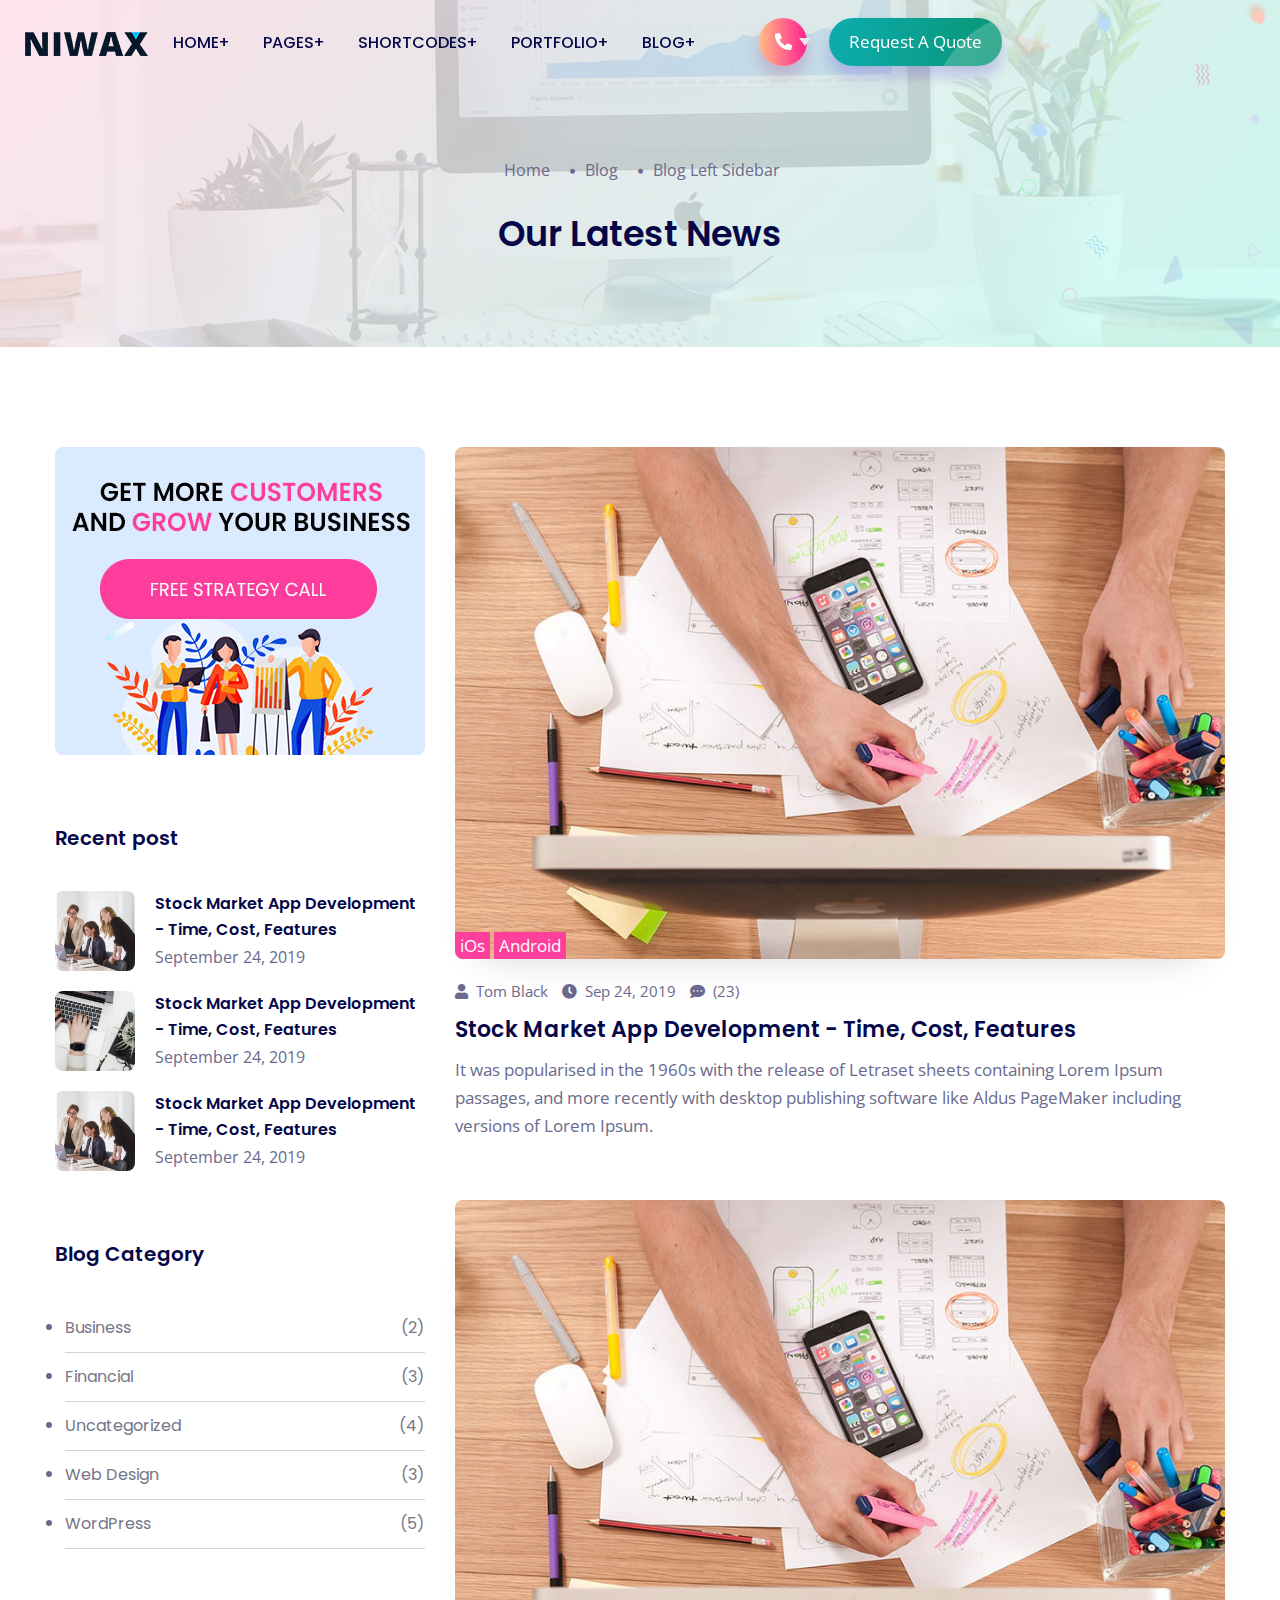
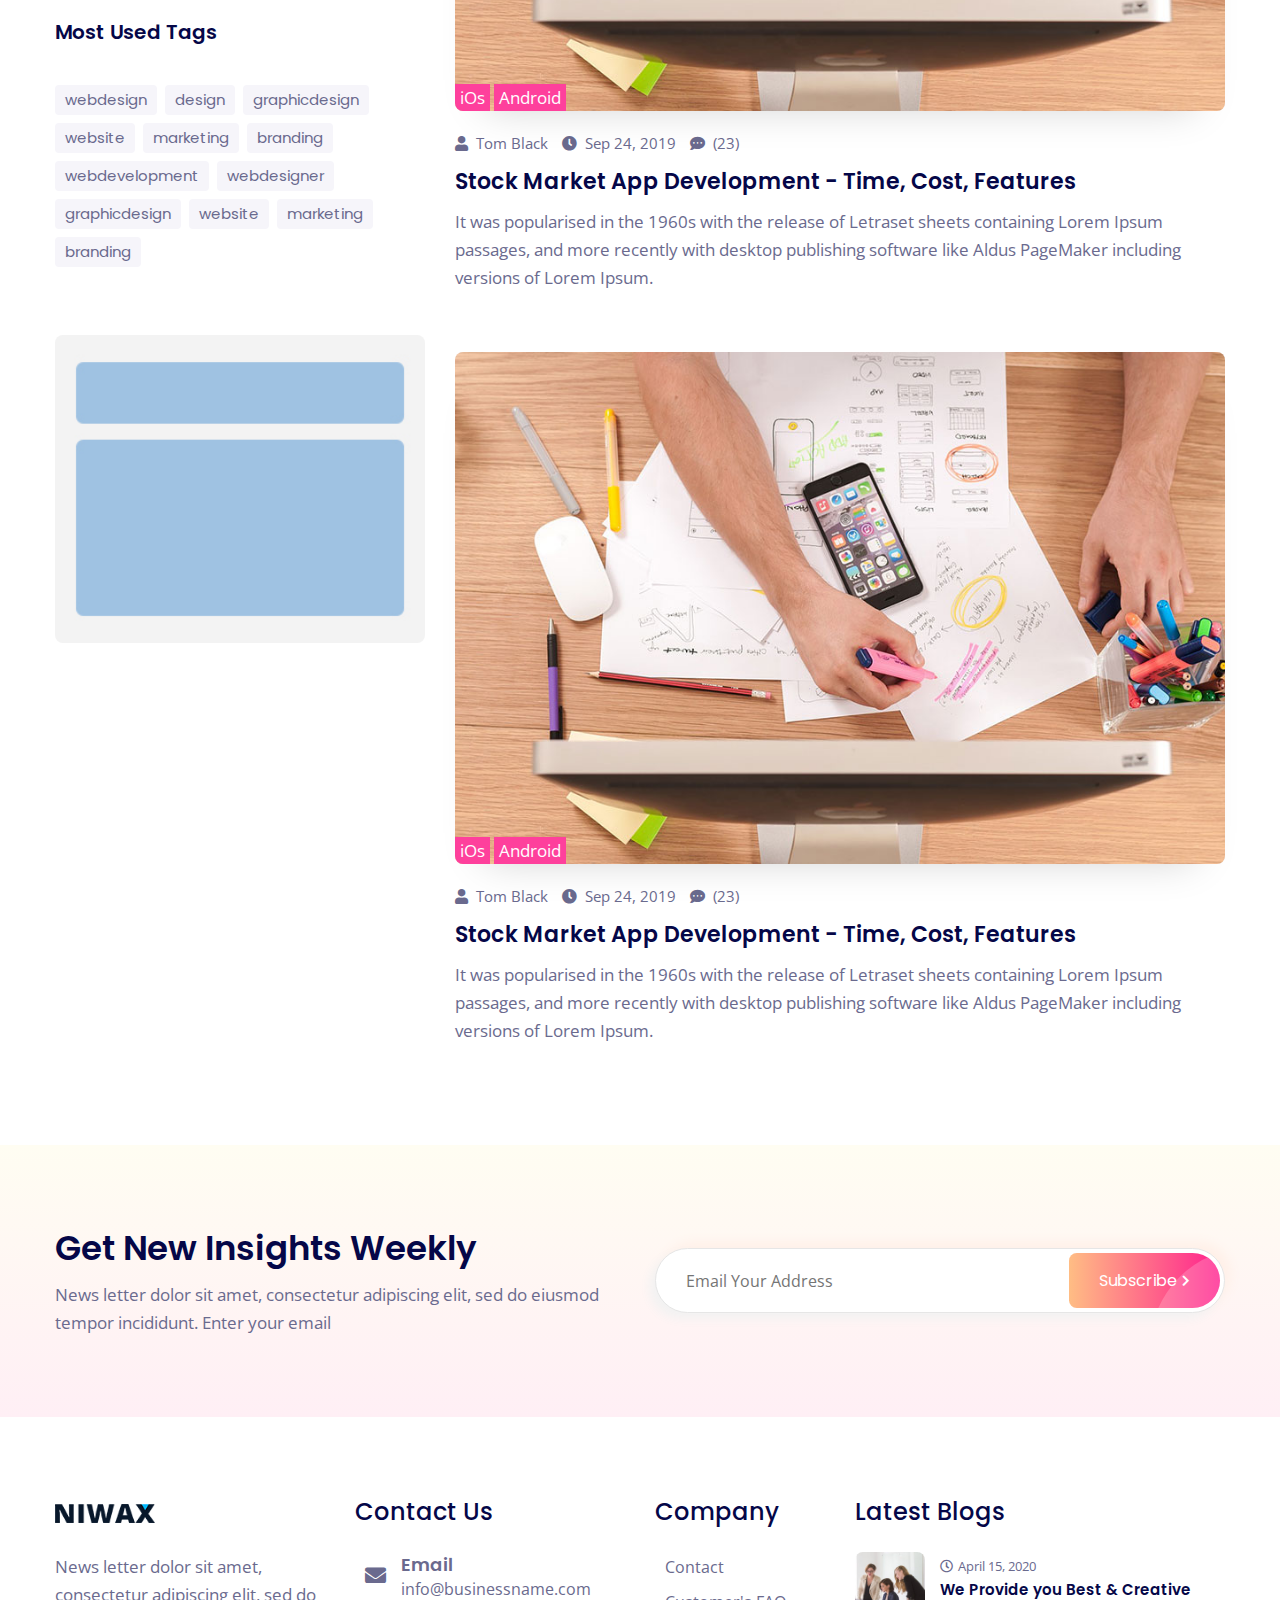
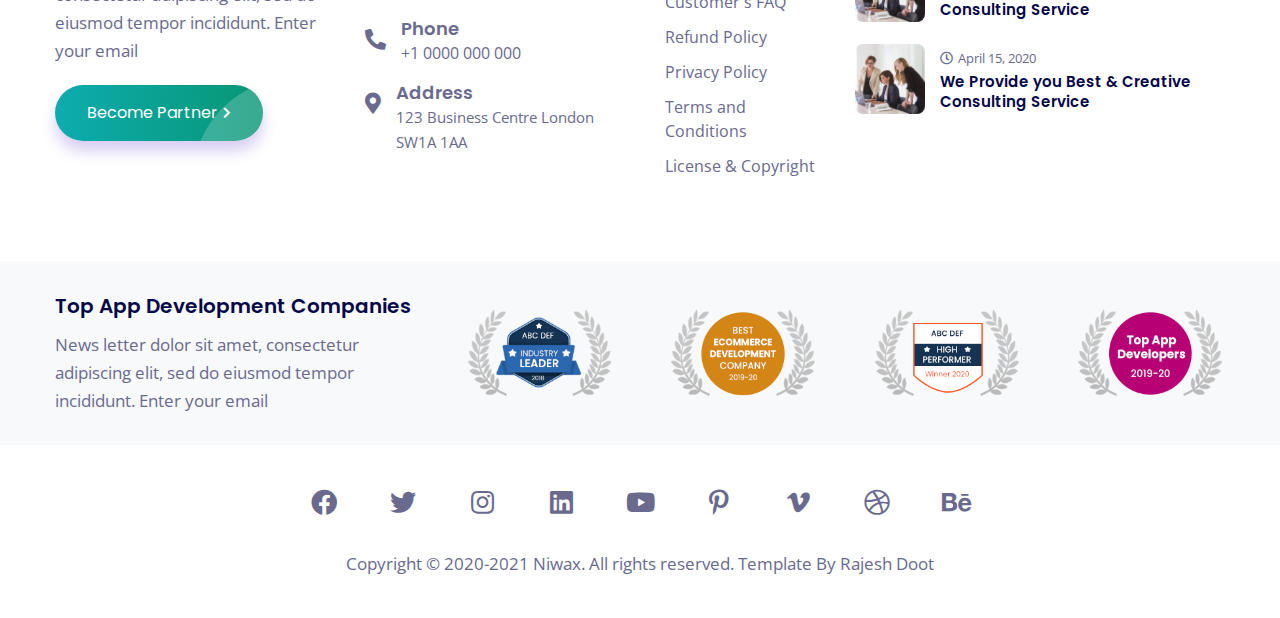
<file: blog-left-sidebar.html>
<!DOCTYPE html>
<html lang="en" class="no-js">
	<head>
		<meta charset="utf-8"/>
		<title>Niwax - Web Design &amp; Digital Marketing Agency HTML Template</title>
		<meta name="description" content="Creative Agency, Marketing Agency Template">
		<meta name="keywords" content="Creative Agency, Marketing Agency">
		<meta name="author" content="rajesh-doot">
		<meta name="viewport" content="width=device-width,initial-scale=1">
		<meta http-equiv="X-UA-Compatible" content="IE=edge">
		<!--website-favicon-->
		<link href="images/favicon.png" rel="icon">
		<!--plugin-css-->
		<link href="css/bootstrap.min.css" rel="stylesheet">
		<link href="css/plugin.min.css" rel="stylesheet">
		<link href="https://cdnjs.cloudflare.com/ajax/libs/font-awesome/5.11.2/css/all.min.css" rel="stylesheet">
		<link href="https://fonts.googleapis.com/css2?family=Open+Sans:wght@400;600;700&family=Poppins:wght@300;400;500;600;700;800;900&display=swap" rel="stylesheet">
		<!-- template-style-->
		<link href="css/style.css" rel="stylesheet">
		<link href="css/responsive.css" rel="stylesheet">
		<link href="css/darkmode.css" rel="stylesheet">
	 </head>
	 <body>      
		<!--Start Header -->
		<header class="nav-bg-w main-header navfix fixed-top menu-white">
			<div class="container-fluid m-pad">
				<div class="menu-header">
				   <div class="dsk-logo"><a class="nav-brand" href="index.html">
					  <img src="images/white-logo.png" alt="Logo" class="mega-white-logo"/>
					  <img src="images/logo.png" alt="Logo" class="mega-darks-logo"/>
					  </a>
				   </div>
				   <div class="custom-nav" role="navigation">
					  <ul class="nav-list">
						 <li class="sbmenu">
							<a href="#" class="menu-links">Home</a>
							<div class="nx-dropdown">
							   <div class="sub-menu-section">
								  <div class="container">
									 <div class="col-md-12">
										<div class="sub-menu-center-block">
										   <div class="sub-menu-column">
											  <div class="menuheading">Multi-Page Demo</div>
											  <ul>
												 <li><a href="index.html">Homepage</a></li>
												 <li><a href="digital-agency.html">Digital Agency</a></li>
												 <li><a href="digital-agency-dark.html">Digital Agency Dark</a></li>
												 <li><a href="web-design-agency.html">Web Design Agency</a></li>
												 <li><a href="web-design-agency-dark.html">Web Design Agency Dark</a></li>
												 <li><a href="digital-marketing.html">Digital Marketing</a></li>
												 <li><a href="digital-marketing-dark.html">Digital Marketing Dark</a></li>
												 <li><a href="lead-generation.html">Lead Generation Agency</a></li>
												 <li><a href="lead-generation-dark.html">Lead Generation Agency Dark</a></li>
											  </ul>
										   </div>
										   <div class="sub-menu-column">
											  <div class="menuheading">&nbsp;</div>
											  <ul>
												 <li><a href="freelance-portfolio.html">Freelance Portfolio</a></li>
												 <li><a href="freelance-portfolio-dark.html">Freelance Portfolio Dark</a></li>
												 <li><a href="app-development.html">App Development Agency</a></li>
												 <li><a href="minimal-portfolio.html">Minimal Portfolio</a></li>
												 <li><a href="creative-agency.html">Creative Agency</a></li>
												 <li><a href="branding-agency.html">Branding  Agency</a></li>
												 <li><a href="modern-agency.html">Modern Agency</a></li>
												 <li><a href="business-and-startup.html">Business & Startup</a></li>
												 <li><a href="graphic-studio.html">Graphic Studio</a></li>
											  </ul>
										   </div>
										   <div class="sub-menu-column">
											  <div class="menuheading">One-Page Demo</div>
											  <ul>
												 <li><a href="digital-agency-onepage.html">Digital Agency</a></li>
												 <li><a href="digital-agency-dark-onepage.html">Digital Agency Dark</a></li>
												 <li><a href="web-design-agency-onepage.html">Web Design Agency</a></li>
												 <li><a href="web-design-agency-dark-onepage.html">Web Design Agency Dark</a></li>
												 <li><a href="digital-marketing-onepage.html">Digital Marketing</a></li>
												 <li><a href="digital-marketing-dark-onepage.html">Digital Marketing Dark</a></li>
												 <li><a href="lead-generation-onepage.html">Lead Generation Agency</a></li>
												 <li><a href="lead-generation-dark-onepage.html">Lead Generation Agency Dark</a></li>
												 <li><a href="freelance-portfolio-onepage.html">Freelance Portfolio</a></li>
											  </ul>
										   </div>
										   <div class="sub-menu-column">
											  <div class="menuheading">&nbsp;</div>
											  <ul>
												 <li><a href="freelance-portfolio-dark-onepage.html">Freelance Portfolio Dark</a></li>
												 <li><a href="app-development-onepage.html">App Development Agency</a></li>
												 <li><a href="minimal-portfolio-onepage.html">Minimal Portfolio</a></li>
												 <li><a href="creative-agency-onepage.html">Creative Agency</a></li>
												 <li><a href="branding-agency-onepage.html">Branding  Agency</a></li>
												 <li><a href="modern-agency-onepage.html">Modern Agency</a></li>
												 <li><a href="business-and-startup-onepage.html">Business & Startup</a></li>
												 <li><a href="graphic-studio-onepage.html">Graphic Studio</a></li>
											  </ul>
										   </div>
										</div>
									 </div>
								  </div>
							   </div>
							</div>
						 </li>
						 <li class="sbmenu">
							<a href="#" class="menu-links">Pages</a>
							<div class="nx-dropdown">
							   <div class="sub-menu-section">
								  <div class="container">
									 <div class="sub-menu-center-block">
										<div class="sub-menu-column">
										   <ul>
											  <li><a href="about.html">About Us</a></li>
											  <li><a href="why-us.html">Why Us</a></li>
											  <li><a href="team.html">Our Team</a></li>
											  <li><a href="team-details.html">Team Single</a></li>
											  <li><a href="case-study.html">Case Study</a></li>
											  <li><a href="case-study-details.html">Case Study Single</a></li>
										   </ul>
										</div>
										<div class="sub-menu-column">
										   <ul>
											  <li><a href="mission-vision.html">Mission & Vision</a></li>
											  <li><a href="development-process.html">Development Process</a></li>
											  <li><a href="client-reviews.html">Client Reviews</a> </li>
											  <li><a href="clients.html">Our Clients</a></li>
											  <li><a href="get-quote.html">Contact Us</a> </li>
											  <li><a href="get-quote-2.html">Contact Us 2</a> </li>
										   </ul>
										</div>
										<div class="sub-menu-column">
										   <ul>
											  <li><a href="login.html">Login Page</a> </li>
											  <li><a href="service-card.html">Service Card</a> </li>
											  <li><a href="service-web.html">Service Web</a></li>
											  <li><a href="service-app.html">Service Mobile App</a></li>
											  <li><a href="service-marketing.html">Service Digital Marketing</a></li>
											  <li><a href="service-graphic.html">Service Graphic</a></li>
										   </ul>
										</div>
										<div class="sub-menu-column">
										   <ul>
											  <li><a href="career.html">Careers</a> </li>
											  <li><a href="shop-page.html">Shop Single</a> </li>
											  <li><a href="shop-details.html">Shop Details</a> </li>
											  <li><a href="shop-cart.html">Shop Cart</a> </li>
										   </ul>
										</div>
									 </div>
								  </div>
							   </div>
							</div>
						 </li>
						 <li class="sbmenu">
							<a href="#" class="menu-links">Shortcodes</a>
							<div class="nx-dropdown">
							   <div class="sub-menu-section">
								  <div class="container">
									 <div class="sub-menu-center-block">
										<div class="sub-menu-column">
										   <ul>
											  <li><a href="pricing.html">Pricing</a></li>
											  <li><a href="typography.html">Typography</a></li>
											  <li><a href="button.html">Buttons</a></li>
											  <li><a href="locations.html">Office Location</a></li>
										   </ul>
										</div>
										<div class="sub-menu-column">
										   <ul>
											  <li><a href="faq.html">FAQs</a>	</li>
											  <li><a href="tabs.html">Tabs</a></li>
											  <li><a href="error.html">404 Page</a></li>
											  <li><a href="gradients.html">Background Gradients</a></li>
										   </ul>
										</div>
										<div class="sub-menu-column">
										   <ul>
											  <li><a href="header-v1.html">Header v1</a></li>
											  <li><a href="header-v2.html">Header v2</a></li>
											  <li><a href="header-v3.html">Header v3</a></li>
											  <li><a href="footer-design.html">Footer</a></li>
										   </ul>
										</div>
										<div class="sub-menu-column">
										   <ul>
											  <li><a href="hover-animation.html">Hover Animation</a></li>
											  <li><a href="popup-modal.html">Popup Modal</a></li>
											  <li><a href="lists.html">Lists</a></li>
											  <li><a href="bootstrap-components.html">Bootstrap Components</a></li>
										   </ul>
										</div>
									 </div>
								  </div>
							   </div>
							</div>
						 </li>
						 <li class="sbmenu rpdropdown">
							<a href="#" class="menu-links">Portfolio</a>
							<div class="nx-dropdown menu-dorpdown">
							   <div class="sub-menu-section">
								  <div class="sub-menu-center-block">
									 <div class="sub-menu-column smfull">
										<ul>
										   <li><a href="portfolio.html">Portfolio Grid 1</a> </li>
										   <li><a href="portfolio-2.html">Portfolio Grid 2</a> </li>
										   <li><a href="portfolio-block.html">Portfolio Wide Block</a> </li>
										   <li><a href="portfolio-details.html">Portfolio Details</a> </li>
										</ul>
									 </div>
								  </div>
							   </div>
							</div>
						 </li>
						 <li class="sbmenu rpdropdown">
							<a href="#" class="menu-links">Blog</a>
							<div class="nx-dropdown menu-dorpdown">
							   <div class="sub-menu-section">
								  <div class="sub-menu-center-block">
									 <div class="sub-menu-column smfull">
										<ul>
										   <li><a href="blog-grid-1.html">Blog Grid 1</a> </li>
										   <li><a href="blog-grid-2.html">Blog Grid 2</a> </li>
										   <li><a href="blog-right-sidebar.html">Blog Right Sidebar</a> </li>
										   <li><a href="blog-left-sidebar.html">Blog Left Sidebar</a> </li>
										   <li><a href="blog-single.html">Blog Single</a></li>
										</ul>
									 </div>
								  </div>
							   </div>
							</div>
						 </li>
						 <li>
							<a href="#" class="menu-links right-bddr">&nbsp;</a>
							<!--menu right border-->
						 <li class="contact-show">
							<a href="#" class="btn-round- trngl btn-br bg-btn"><i class="fas fa-phone-alt"></i></a>
							<div class="contact-inquiry">
							   <div class="contact-info-">
								  <div class="contct-heading">Niwax Contacts</div>
								  <div class="inquiry-card-nn hrbg">
									 <div class="title-inq-c">FOR HR DEPARTMENT</div>
									 <ul>
										<li class="mb0"><img src="images/flags/us.svg" alt="us office" class="flags-size"> <a href="tel:1111111111" >+1-123-456-7890</a></li>
									 </ul>
								  </div>
								  <div class="inquiry-card-nn">
									 <div class="title-inq-c">FOR SALES DEPARTMENT</div>
									 <ul>
										<li><a href="tel:1111111111"><img src="images/flags/us.svg" alt="us office" class="flags-size"> +1-123-456-7890</a></li>
										<li><a href="tel:1111111111"><img src="images/flags/au.svg" alt="australia office" class="flags-size"> +1-123-456-7890</a></li>
										<li><i class="fab fa-skype"></i><a href="skype:niwax.company?call" >niwax.company</a></li>
										<li><i class="fas fa-envelope"></i><a href="mailto:info@businessname.com" >info@businessname.com</a></li>
									 </ul>
								  </div>
							   </div>
							</div>
						 </li>
						 <li><a href="get-quote.html" class="btn-br bg-btn3 btshad-b2 lnk">Request A Quote <span class="circle"></span></a> </li>
					  </ul>
				   </div>
				   <div class="mobile-menu2">
					  <ul class="mob-nav2">
						 <li><a href="#" class="btn-round- trngl btn-br bg-btn btshad-b1"  data-toggle="modal" data-target="#menu-popup"><i class="fas fa-envelope-open-text"></i></a></li>
						 <li class="navm-"> <a class="toggle" href="#"><span></span></a></li>
					  </ul>
				   </div>
				</div>
				<!--Mobile Menu-->
				<nav id="main-nav">
				   <ul class="first-nav">
					  <li>
						 <a href="#">Home</a>
						 <ul>
							<li>
							   <a href="#">Multi-Page Demo</a>
							   <ul>
								  <li><a href="index.html">Homepage</a></li>
								  <li><a href="digital-agency.html">Digital Agency</a></li>
								  <li><a href="digital-agency-dark.html">Digital Agency Dark</a></li>
								  <li><a href="web-design-agency.html">Web Design Agency</a></li>
								  <li><a href="web-design-agency-dark.html">Web Design Agency Dark</a></li>
								  <li><a href="digital-marketing.html">Digital Marketing</a></li>
								  <li><a href="digital-marketing-dark.html">Digital Marketing Dark</a></li>
								  <li><a href="lead-generation.html">Lead Generation Agency</a></li>
								  <li><a href="lead-generation-dark.html">Lead Generation Agency Dark</a></li>
								  <li><a href="freelance-portfolio.html">Freelance Portfolio</a></li>
								  <li><a href="freelance-portfolio-dark.html">Freelance Portfolio Dark</a></li>
								  <li><a href="minimal-portfolio.html">Minimal Portfolio</a></li>
								  <li><a href="creative-agency.html">Creative Agency</a></li>
								  <li><a href="branding-agency.html">Branding  Agency</a></li>
								  <li><a href="app-development.html">App Development Agency</a></li>
								  <li><a href="modern-agency.html">Modern Agency</a></li>
								  <li><a href="business-and-startup.html">Business & Startup</a></li>
								  <li><a href="graphic-studio.html">Graphic Studio</a></li>
							   </ul>
							</li>
							<li>
							   <a href="#">One-Page Demo</a>
							   <ul>
								  <li><a href="digital-agency-onepage.html">Digital Agency</a></li>
								  <li><a href="digital-agency-dark-onepage.html">Digital Agency Dark</a></li>
								  <li><a href="web-design-agency-onepage.html">Web Design Agency</a></li>
								  <li><a href="web-design-agency-dark-onepage.html">Web Design Agency Dark</a></li>
								  <li><a href="digital-marketing-onepage.html">Digital Marketing</a></li>
								  <li><a href="digital-marketing-dark-onepage.html">Digital Marketing Dark</a></li>
								  <li><a href="lead-generation-onepage.html">Lead Generation Agency</a></li>
								  <li><a href="lead-generation-dark-onepage.html">Lead Generation Agency Dark</a></li>
								  <li><a href="freelance-portfolio-onepage.html">Freelance Portfolio</a></li>
								  <li><a href="freelance-portfolio-dark-onepage.html">Freelance Portfolio Dark</a></li>
								  <li><a href="app-development-onepage.html">App Development Agency</a></li>
								  <li><a href="minimal-portfolio-onepage.html">Minimal Portfolio</a></li>
								  <li><a href="creative-agency-onepage.html">Creative Agency</a></li>
								  <li><a href="branding-agency-onepage.html">Branding  Agency</a></li>
								  <li><a href="modern-agency-onepage.html">Modern Agency</a></li>
								  <li><a href="business-and-startup-onepage.html">Business & Startup</a></li>
								  <li><a href="graphic-studio-onepage.html">Graphic Studio</a></li>
							   </ul>
							</li>
						 </ul>
					  </li>
					  <li>
						 <a href="#">Pages</a>
						 <ul>
							<li><a href="about.html">About Us</a></li>
							<li><a href="why-us.html">Why Us</a></li>
							<li><a href="team.html">Our Team</a></li>
							<li><a href="team-details.html">Team Single</a></li>
							<li><a href="case-study.html">Case Study</a></li>
							<li><a href="case-study-details.html">Case Study Single</a></li>
							<li><a href="mission-vision.html">Mission & Vision</a></li>
							<li><a href="development-process.html">Development Process</a></li>
							<li><a href="client-reviews.html">Client Reviews</a> </li>
							<li><a href="clients.html">Our Clients</a></li>
							<li><a href="get-quote.html">Contact Us</a> </li>
							<li><a href="get-quote-2.html">Contact Us 2</a> </li>
							<li><a href="login.html">Login Page</a> </li>
							<li><a href="service-card.html">Service Card</a> </li>
							<li><a href="service-web.html">Service Web</a></li>
							<li><a href="service-app.html">Service Mobile App</a></li>
							<li><a href="service-marketing.html">Service Digital Marketing</a></li>
							<li><a href="service-graphic.html">Service Graphic</a></li>
							<li><a href="career.html">Careers</a> </li>
							<li><a href="shop-page.html">Shop Single</a> </li>
							<li><a href="shop-details.html">Shop Details</a> </li>
							<li><a href="shop-cart.html">Shop Cart</a> </li>
						 </ul>
					  </li>
					  <li>
						 <a href="#">Shortcodes</a>
						 <ul>
							<li><a href="pricing.html">Pricing</a></li>
							<li><a href="typography.html">Typography</a></li>
							<li><a href="button.html">Buttons</a></li>
							<li><a href="locations.html">Office Location</a></li>
							<li><a href="faq.html">FAQs</a>	</li>
							<li><a href="tabs.html">Tabs</a></li>
							<li><a href="error.html">404 Page</a></li>
							<li><a href="gradients.html">Background Gradients</a></li>
							<li><a href="header-v1.html">Header v1</a></li>
							<li><a href="header-v2.html">Header v2</a></li>
							<li><a href="header-v3.html">Header v3</a></li>
							<li><a href="footer-design.html">Footer</a></li>
							<li><a href="hover-animation.html">Hover Animation</a></li>
							<li><a href="popup-modal.html">Popup Modal</a></li>
							<li><a href="lists.html">Lists</a></li>
							<li><a href="bootstrap-components.html">Bootstrap Components</a></li>
						 </ul>
					  </li>
					  <li>
						 <a href="#">Portfolio</a>
						 <ul>
							<li><a href="portfolio.html">Portfolio Grid 1</a> </li>
							<li><a href="portfolio-2.html">Portfolio Grid 2</a> </li>
							<li><a href="portfolio-block.html">Portfolio Wide Block</a> </li>
							<li><a href="portfolio-details.html">Portfolio Details</a> </li>
						 </ul>
					  </li>
					  <li>
						 <a href="#">Blog</a>
						 <ul>
							<li><a href="blog-grid-1.html">Blog Grid 1</a> </li>
							<li><a href="blog-grid-2.html">Blog Grid 2</a> </li>
							<li><a href="blog-right-sidebar.html">Blog Right Sidebar</a> </li>
							<li><a href="blog-left-sidebar.html">Blog Left Sidebar</a> </li>
							<li><a href="blog-single.html">Blog Single</a></li>
						 </ul>
					  </li>
				   </ul>
				   <ul class="bottom-nav">
					  <li class="prb">
						 <a href="tel:+11111111111">
							<svg xmlns="http://www.w3.org/2000/svg" viewBox="0 0 384 384">
							   <path d="M353.188,252.052c-23.51,0-46.594-3.677-68.469-10.906c-10.719-3.656-23.896-0.302-30.438,6.417l-43.177,32.594
								  c-50.073-26.729-80.917-57.563-107.281-107.26l31.635-42.052c8.219-8.208,11.167-20.198,7.635-31.448
								  c-7.26-21.99-10.948-45.063-10.948-68.583C132.146,13.823,118.323,0,101.333,0H30.813C13.823,0,0,13.823,0,30.813
								  C0,225.563,158.438,384,353.188,384c16.99,0,30.813-13.823,30.813-30.813v-70.323C384,265.875,370.177,252.052,353.188,252.052z"
								  />
							</svg>
						 </a>
					  </li>
					  <li class="prb">
						 <a href="mailto:somewebmedia@gmail.com">
							<svg xmlns="http://www.w3.org/2000/svg" width="24" height="24" viewBox="0 0 24 24">
							   <path d="M20 4H4c-1.1 0-1.99.9-1.99 2L2 18c0 1.1.9 2 2 2h16c1.1 0 2-.9 2-2V6c0-1.1-.9-2-2-2zm0 4l-8 5-8-5V6l8 5 8-5v2z"/>
							   <path d="M0 0h24v24H0z" fill="none"/>
							</svg>
						 </a>
					  </li>
					  <li class="prb">
						 <a href="skype:niwax.company?call">
							<svg enable-background="new 0 0 24 24" height="18" viewBox="0 0 24 24" width="18" xmlns="http://www.w3.org/2000/svg">
							   <path d="m23.309 14.547c1.738-7.81-5.104-14.905-13.139-13.543-4.362-2.707-10.17.352-10.17 5.542 0 1.207.333 2.337.912 3.311-1.615 7.828 5.283 14.821 13.311 13.366 5.675 3.001 11.946-2.984 9.086-8.676zm-7.638 4.71c-2.108.867-5.577.872-7.676-.227-2.993-1.596-3.525-5.189-.943-5.189 1.946 0 1.33 2.269 3.295 3.194.902.417 2.841.46 3.968-.3 1.113-.745 1.011-1.917.406-2.477-1.603-1.48-6.19-.892-8.287-3.483-.911-1.124-1.083-3.107.037-4.545 1.952-2.512 7.68-2.665 10.143-.768 2.274 1.76 1.66 4.096-.175 4.096-2.207 0-1.047-2.888-4.61-2.888-2.583 0-3.599 1.837-1.78 2.731 2.466 1.225 8.75.816 8.75 5.603-.005 1.992-1.226 3.477-3.128 4.253z"/>
							</svg>
						 </a>
					  </li>
				   </ul>
				</nav>
			 </div>
		  </header>
		  <!--Mobile contact-->
		  <div class="popup-modal1">
			 <div class="modal" id="menu-popup">
				<div class="modal-dialog">
				   <div class="modal-content">
					  <div class="modal-header">
						 <div class="common-heading">
							<h4 class="mt0 mb0">Write a Message</h4>
						 </div>
						 <button type="button" class="closes" data-dismiss="modal">&times;</button>
					  </div>
					  <!-- Modal body -->
					  <div class="modal-body">
						 <div class="form-block fdgn2 mt10 mb10">
							<form action="#" method="post" name="feedback-form">
							   <div class="fieldsets row">
								  <div class="col-md-12"><input type="text" placeholder="Full Name" name="name"></div>
								  <div class="col-md-12"><input type="email" placeholder="Email Address" name="email"></div>
								  <div class="col-md-12"><input type="number" placeholder="Contact Number" name="phone"></div>
								  <div class="col-md-12"><input type="text" placeholder="Subject" name="subject"></div>
								  <div class="col-md-12"><textarea placeholder="Message" name="message"></textarea></div>
							   </div>
							   <div class="fieldsets mt20 pb20">
								  <button type="submit" name="submit" class="lnk btn-main bg-btn" data-dismiss="modal">Submit <i class="fas fa-chevron-right fa-icon"></i><span class="circle"></span></button>
							   </div>
							</form>
						 </div>
					  </div>
				   </div>
				</div>
			 </div>
		  </div>
		  <!--Mobile contact-->
	<!--End Header -->
<!--Breadcrumb Area-->
<section class="breadcrumb-area banner-2">
<div class="text-block">
<div class="container">
<div class="row">
<div class="col-lg-12 v-center">
<div class="bread-inner">
<div class="bread-menu">
<ul>
<li><a href="index.html">Home</a></li>
<li><a href="blog-grid.html">Blog</a></li>
<li><a href="#">Blog Left Sidebar</a></li>
</ul>
</div>
<div class="bread-title">
<h2>Our Latest News</h2>
</div>
</div>
</div>
</div>
</div>
</div>
</section>
<!--End Breadcrumb Area-->
<!--Start Blog-->
<section class="blog-page pad-tb">
<div class="container">
<div class="row">
<!--Start Sidebar-->
<div class="col-lg-4 order2 m-mt30">
<div class="sidebar">
<!--Start block for offer/ads-->
<div class="offer-image">
<img src="images/blog/strategy-guide.jpg" alt="offer" class="img-fluid" />
</div>
<!--End block for offer/ads-->
<!--Start Recent post-->
<div class="recent-post widgets mt60">
<h3 class="mb30">Recent post</h3>
<div class="media">
<div class="post-image bdr-radius">
<a href="#"><img src="images/blog/blog-small.jpg" alt="girl" class="img-fluid" /></a>
</div>
<div class="media-body post-info">
<h5><a href="#">Stock Market App Development - Time, Cost, Features</a></h5>
<p>September 24, 2019</p>
</div>
</div>
<div class="media">
<div class="post-image bdr-radius">
<a href="#"><img src="images/blog/blog-small2.jpg" alt="girl" class="img-fluid" /></a>
</div>
<div class="media-body post-info">
<h5><a href="#">Stock Market App Development - Time, Cost, Features</a></h5>
<p>September 24, 2019</p>
</div>
</div>
<div class="media">
<div class="post-image bdr-radius">
<a href="#"><img src="images/blog/blog-small.jpg" alt="girl" class="img-fluid" /></a>
</div>
<div class="media-body post-info">
<h5><a href="#">Stock Market App Development - Time, Cost, Features</a></h5>
<p>September 24, 2019</p>
</div>
</div>
</div>
<!--Start Recent post-->
<!--Start Blog Category-->
<div class="recent-post widgets mt60">
<h3 class="mb30">Blog Category</h3>
<div class="blog-categories">
<ul>
<li>
<a href="#">Business <span class="categories-number">(2)</span></a>
</li>
<li>
<a href="#">Financial <span class="categories-number">(3)</span></a>
</li>
<li>
<a href="#">Uncategorized <span class="categories-number">(4)</span></a>
</li>
<li>
<a href="#">Web Design <span class="categories-number">(3)</span></a>
</li>
<li>
<a href="#">WordPress <span class="categories-number">(5)</span></a>
</li>
</ul>
</div>
</div>
<!--End Blog Category-->
<!--Start Tags-->
<div class="recent-post widgets mt60">
<h3 class="mb30">Most Used Tags</h3>
<div class="tabs">
<a href="#">webdesign</a>
<a href="#">design </a>
<a href="#">graphicdesign </a>
<a href="#">website </a>
<a href="#">marketing </a>
<a href="#">branding </a>
<a href="#">webdevelopment </a>
<a href="#">webdesigner </a>
<a href="#">graphicdesign </a>
<a href="#">website </a>
<a href="#">marketing </a>
<a href="#">branding </a>
</div>
</div>
<!--End Tags-->
<!--Start block for offer/ads-->
<div class="offer-image mt60">
<img src="images/blog/sidebar-image.jpg" alt="offer" class="img-fluid" />
</div>
<!--End block for offer/ads-->
</div>
</div>
<!--End Sidebar-->
<!--Start Blog Details-->
<div class="col-lg-8 order1">
<div class="isotope_item vrbloglist">
<div class="item-image">
<a href="#"><img src="images/blog/blog-post-1.jpg" alt="blog" class="img-fluid"> </a>
<span class="category-blog"><a href="#">iOs</a> <a href="#">Android</a></span>
</div>
<div class="item-info blog-info">
<div class="entry-blog">
<span class="bypost"><a href="#"><i class="fas fa-user"></i> Tom Black</a></span>
<span class="posted-on">
<a href="#"><i class="fas fa-clock"></i> Sep 24, 2019</a>
</span>
<span><a href="#"><i class="fas fa-comment-dots"></i> (23)</a></span>
</div>
<h4><a href="#">Stock Market App Development - Time, Cost, Features</a></h4>
<p>It was popularised in the 1960s with the release of Letraset sheets containing Lorem Ipsum passages, and more recently with desktop publishing software like Aldus PageMaker including versions of Lorem Ipsum.</p>
</div>
</div>
<div class="isotope_item vrbloglist">
<div class="item-image">
<a href="#"><img src="images/blog/blog-post-1.jpg" alt="blog" class="img-fluid"> </a>
<span class="category-blog"><a href="#">iOs</a> <a href="#">Android</a></span>
</div>
<div class="item-info blog-info">
<div class="entry-blog">
<span class="bypost"><a href="#"><i class="fas fa-user"></i> Tom Black</a></span>
<span class="posted-on">
<a href="#"><i class="fas fa-clock"></i> Sep 24, 2019</a>
</span>
<span><a href="#"><i class="fas fa-comment-dots"></i> (23)</a></span>
</div>
<h4><a href="#">Stock Market App Development - Time, Cost, Features</a></h4>
<p>It was popularised in the 1960s with the release of Letraset sheets containing Lorem Ipsum passages, and more recently with desktop publishing software like Aldus PageMaker including versions of Lorem Ipsum.</p>
</div>
</div>
<div class="isotope_item vrbloglist">
<div class="item-image">
<a href="#"><img src="images/blog/blog-post-1.jpg" alt="blog" class="img-fluid"> </a>
<span class="category-blog"><a href="#">iOs</a> <a href="#">Android</a></span>
</div>
<div class="item-info blog-info">
<div class="entry-blog">
<span class="bypost"><a href="#"><i class="fas fa-user"></i> Tom Black</a></span>
<span class="posted-on">
<a href="#"><i class="fas fa-clock"></i> Sep 24, 2019</a>
</span>
<span><a href="#"><i class="fas fa-comment-dots"></i> (23)</a></span>
</div>
<h4><a href="#">Stock Market App Development - Time, Cost, Features</a></h4>
<p>It was popularised in the 1960s with the release of Letraset sheets containing Lorem Ipsum passages, and more recently with desktop publishing software like Aldus PageMaker including versions of Lorem Ipsum.</p>
</div>
</div>
</div>
<!--End Blog Details-->

</div>
</div>
</section>
<!--Start Footer-->
<footer>
<div class="footer-row1">
<div class="container">
<div class="row">
<div class="col-lg-6">
<div class="email-subs">
<h3>Get New Insights Weekly</h3>
<p>News letter dolor sit amet, consectetur adipiscing elit, sed do eiusmod tempor incididunt. Enter your email</p>
</div>
</div>
<div class="col-lg-6 v-center">
<div class="email-subs-form">
<form>
<input type="email" placeholder="Email Your Address" name="emails">
<button type="submit" name="submit" class="lnk btn-main bg-btn">Subscribe <i class="fas fa-chevron-right fa-icon"></i><span class="circle"></span></button>
</form>
</div>
</div>
</div>
</div>
</div>
<div class="footer-row2">
<div class="container">
<div class="row justify-content-between">
<div class="col-lg-3 col-sm-6  ftr-brand-pp">
<a class="navbar-brand mt30 mb25" href="#"> <img src="images/logo.png" alt="Logo" width="100" /></a>
<p>News letter dolor sit amet, consectetur adipiscing elit, sed do eiusmod tempor incididunt. Enter your email</p>
<a href="#" class="btn-main bg-btn3 lnk mt20">Become Partner <i class="fas fa-chevron-right fa-icon"></i><span class="circle"></span></a>
</div>
<div class="col-lg-3 col-sm-6">
<h5>Contact Us</h5>
<ul class="footer-address-list ftr-details">
<li>
<span><i class="fas fa-envelope"></i></span>
<p>Email <span> <a href="mailto:info@businessname.com">info@businessname.com</a></span></p>
</li>
<li>
<span><i class="fas fa-phone-alt"></i></span>
<p>Phone <span> <a href="tel:+10000000000">+1 0000 000 000</a></span></p>
</li>
<li>
<span><i class="fas fa-map-marker-alt"></i></span>
<p>Address <span> 123 Business Centre London SW1A 1AA</span></p>
</li>
</ul>
</div>
<div class="col-lg-2 col-sm-6">
<h5>Company</h5>
<ul class="footer-address-list link-hover">
<li><a href="get-quote.html">Contact</a></li>
<li><a href="javascript:void(0)">Customer's FAQ</a></li>
<li><a href="javascript:void(0)">Refund Policy</a></li>
<li><a href="javascript:void(0)">Privacy Policy</a></li>
<li><a href="javascript:void(0)">Terms and Conditions</a></li>
<li><a href="javascript:void(0)">License & Copyright</a></li>
</ul>
</div>
<div class="col-lg-4 col-sm-6 footer-blog-">
<h5>Latest Blogs</h5>
<div class="single-blog-">
<div class="post-thumb"><a href="#"><img src="images/blog/blog-small.jpg" alt="blog"></a></div>
<div class="content">
<p class="post-meta"><span class="post-date"><i class="far fa-clock"></i>April 15, 2020</span></p>
<h4 class="title"><a href="blog-sngle.html">We Provide you Best &amp; Creative Consulting Service</a></h4>
</div>
</div>
<div class="single-blog-">
<div class="post-thumb"><a href="#"><img src="images/blog/blog-small.jpg" alt="blog"></a></div>
<div class="content">
<p class="post-meta"><span class="post-date"><i class="far fa-clock"></i>April 15, 2020</span></p>
<h4 class="title"><a href="blog-sngle.html">We Provide you Best &amp; Creative Consulting Service</a></h4>
</div>
</div>
</div>
</div>
</div>
</div>
<div class="footer-brands">
<div class="container">
<div class="row">
<div class="col-lg-4 v-center">
<h5 class="mb10">Top App Development Companies</h5>
<p>News letter dolor sit amet, consectetur adipiscing elit, sed do eiusmod tempor incididunt. Enter your email</p>
</div>
<div class="col-lg-8 v-center">
<ul class="footer-badges-">
<li><a href="#"><img src="images/about/badges-a.png" alt="badges"></a></li>
<li><a href="#"><img src="images/about/badges-b.png" alt="badges"></a></li>
<li><a href="#"><img src="images/about/badges-c.png" alt="badges"></a></li>
<li><a href="#"><img src="images/about/badges-d.png" alt="badges"></a></li>
</ul>
</div>
</div>
</div>
</div>
<div class="footer-row3">
<div class="copyright">
<div class="container">
<div class="row">
<div class="col-lg-12">
<div class="footer-social-media-icons">
<a href="javascript:void(0)" target="blank"><i class="fab fa-facebook"></i></a>
<a href="javascript:void(0)" target="blank"><i class="fab fa-twitter"></i></a>
<a href="javascript:void(0)" target="blank"><i class="fab fa-instagram"></i></a>
<a href="javascript:void(0)" target="blank"><i class="fab fa-linkedin"></i></a>
<a href="javascript:void(0)" target="blank"><i class="fab fa-youtube"></i></a>
<a href="javascript:void(0)" target="blank"><i class="fab fa-pinterest-p"></i></a>
<a href="javascript:void(0)" target="blank"><i class="fab fa-vimeo-v"></i></a>
<a href="javascript:void(0)" target="blank"><i class="fab fa-dribbble"></i></a>
<a href="javascript:void(0)" target="blank"><i class="fab fa-behance"></i></a>
</div>
<div class="footer-">
<p>Copyright &copy; 2020-2021 Niwax. All rights reserved. Template By <a href="https://themeforest.net/user/rajesh-doot/portfolio" target="blank">Rajesh Doot</a></p>
</div>
</div>
</div>
</div>
</div>
</div>
</footer>
<!--End Footer-->
<!-- js placed at the end of the document so the pages load faster -->
<script src="js/vendor/modernizr-3.5.0.min.js"></script>
<script src="js/jquery.min.js"></script>
<script src="js/bootstrap.bundle.min.js"></script> 
<script src="js/plugin.min.js"></script>
<!--common script file-->
<script src="js/main.js"></script>
</body>
</html>
</file>
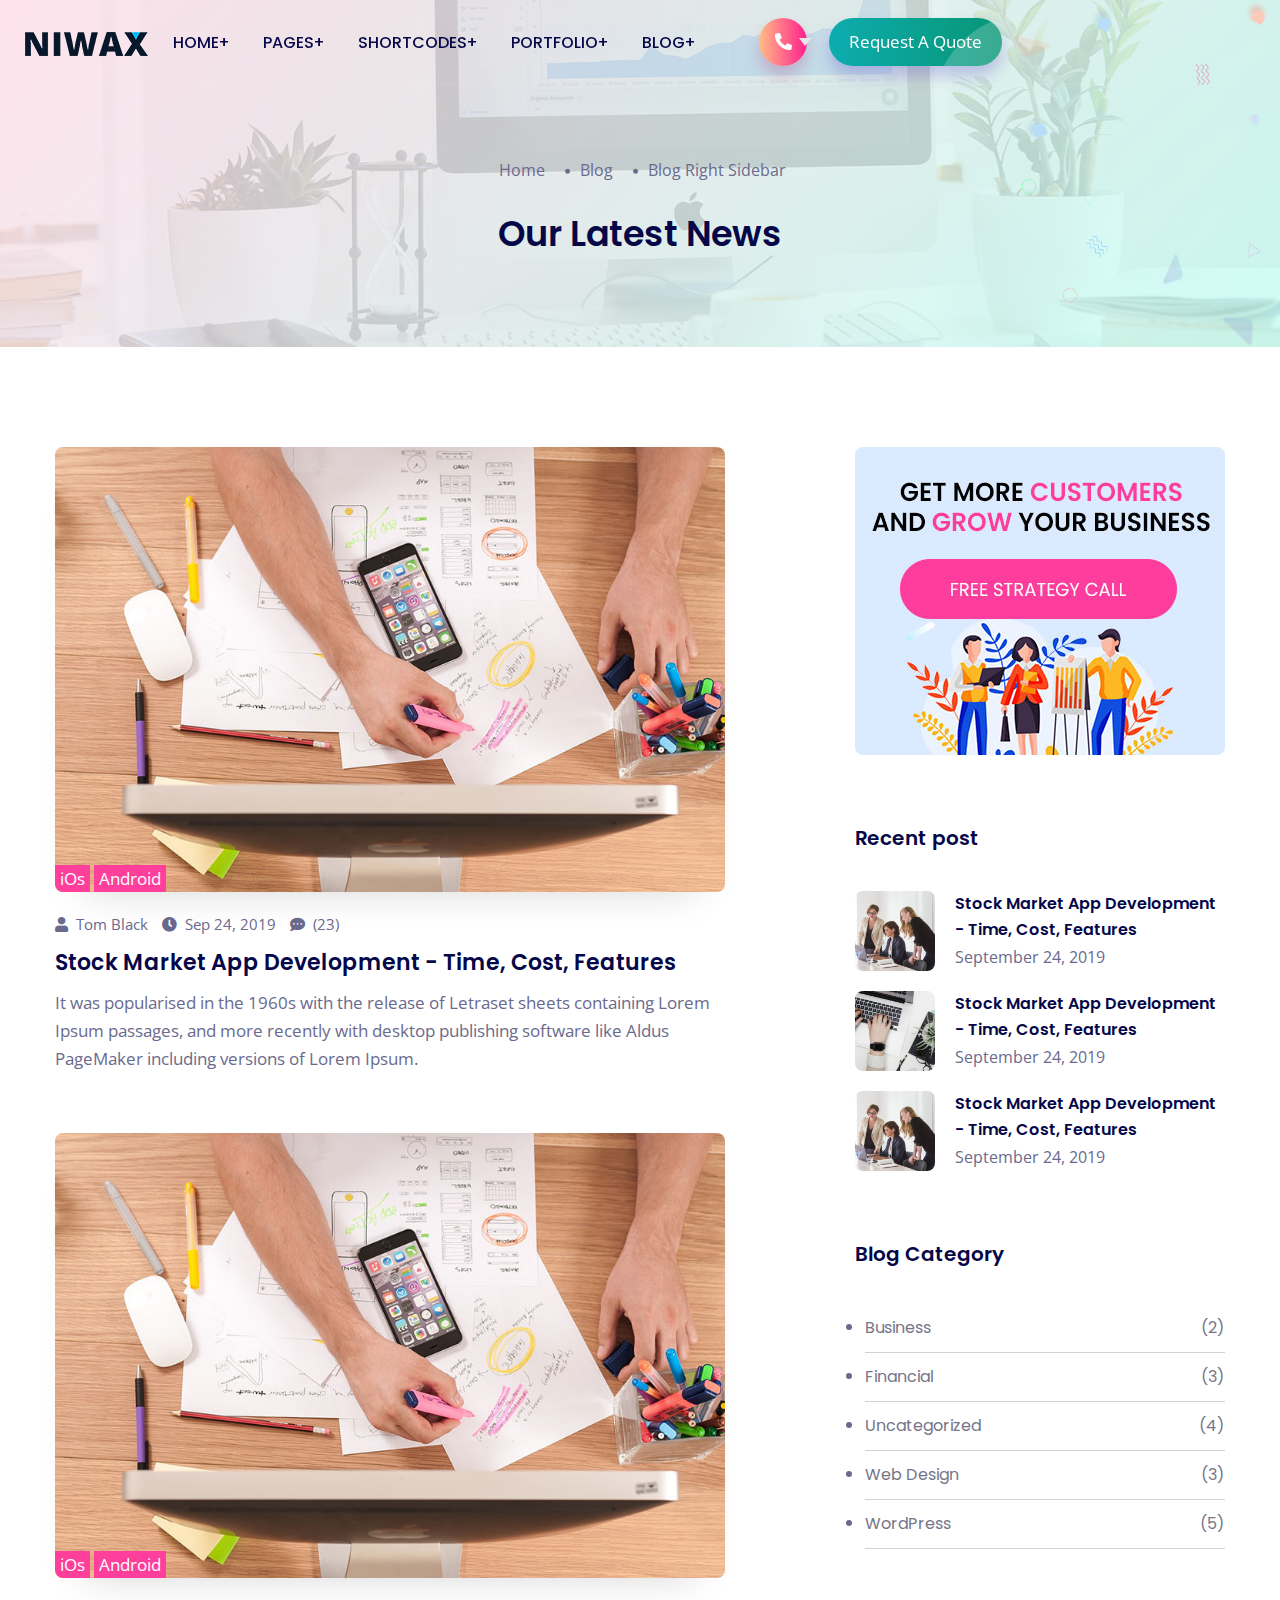
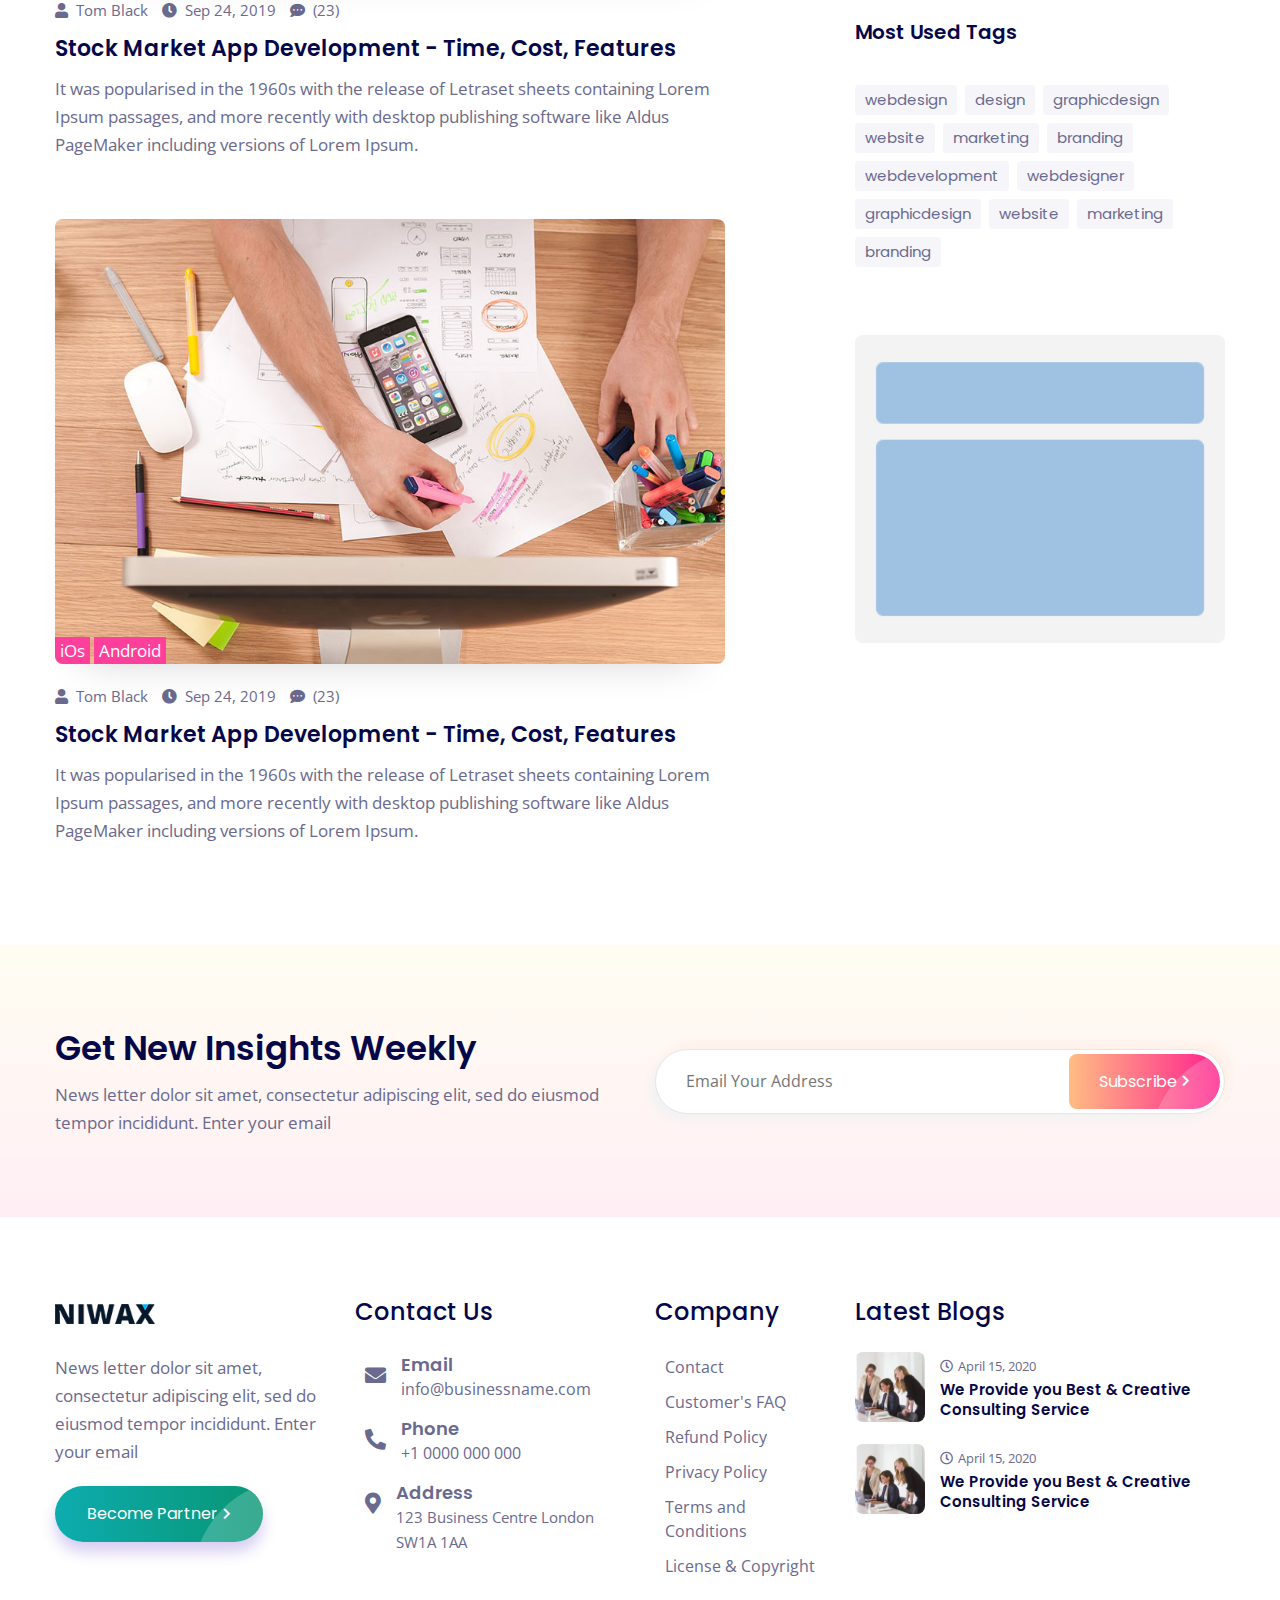
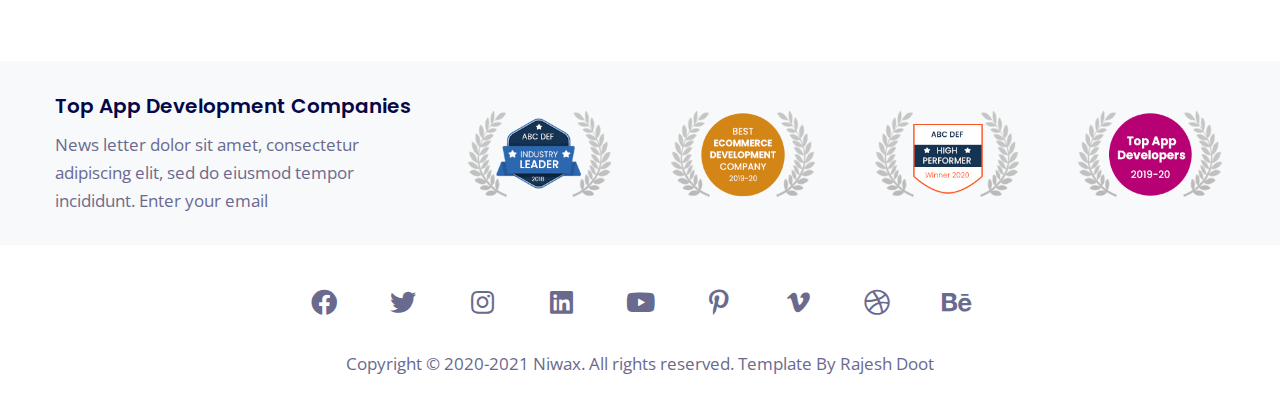
<file: blog-right-sidebar.html>
<!DOCTYPE html>
<html lang="en" class="no-js">
	<head>
		<meta charset="utf-8"/>
		<title>Niwax - Web Design &amp; Digital Marketing Agency HTML Template</title>
		<meta name="description" content="Creative Agency, Marketing Agency Template">
		<meta name="keywords" content="Creative Agency, Marketing Agency">
		<meta name="author" content="rajesh-doot">
		<meta name="viewport" content="width=device-width,initial-scale=1">
		<meta http-equiv="X-UA-Compatible" content="IE=edge">
		<!--website-favicon-->
		<link href="images/favicon.png" rel="icon">
		<!--plugin-css-->
		<link href="css/bootstrap.min.css" rel="stylesheet">
		<link href="css/plugin.min.css" rel="stylesheet">
		<link href="https://cdnjs.cloudflare.com/ajax/libs/font-awesome/5.11.2/css/all.min.css" rel="stylesheet">
		<link href="https://fonts.googleapis.com/css2?family=Open+Sans:wght@400;600;700&family=Poppins:wght@300;400;500;600;700;800;900&display=swap" rel="stylesheet">
		<!-- template-style-->
      <link href="css/style.css" rel="stylesheet">
      <link href="css/responsive.css" rel="stylesheet">
      <link href="css/darkmode.css" rel="stylesheet">
   </head>
   <body>      
       <!--Start Header -->
	<header class="nav-bg-w main-header navfix fixed-top menu-white">
		<div class="container-fluid m-pad">
            <div class="menu-header">
               <div class="dsk-logo"><a class="nav-brand" href="index.html">
                  <img src="images/white-logo.png" alt="Logo" class="mega-white-logo"/>
                  <img src="images/logo.png" alt="Logo" class="mega-darks-logo"/>
                  </a>
               </div>
               <div class="custom-nav" role="navigation">
                  <ul class="nav-list">
                     <li class="sbmenu">
                        <a href="#" class="menu-links">Home</a>
                        <div class="nx-dropdown">
                           <div class="sub-menu-section">
                              <div class="container">
                                 <div class="col-md-12">
                                    <div class="sub-menu-center-block">
                                       <div class="sub-menu-column">
                                          <div class="menuheading">Multi-Page Demo</div>
                                          <ul>
                                             <li><a href="index.html">Homepage</a></li>
                                             <li><a href="digital-agency.html">Digital Agency</a></li>
                                             <li><a href="digital-agency-dark.html">Digital Agency Dark</a></li>
                                             <li><a href="web-design-agency.html">Web Design Agency</a></li>
                                             <li><a href="web-design-agency-dark.html">Web Design Agency Dark</a></li>
                                             <li><a href="digital-marketing.html">Digital Marketing</a></li>
                                             <li><a href="digital-marketing-dark.html">Digital Marketing Dark</a></li>
                                             <li><a href="lead-generation.html">Lead Generation Agency</a></li>
                                             <li><a href="lead-generation-dark.html">Lead Generation Agency Dark</a></li>
                                          </ul>
                                       </div>
                                       <div class="sub-menu-column">
                                          <div class="menuheading">&nbsp;</div>
                                          <ul>
                                             <li><a href="freelance-portfolio.html">Freelance Portfolio</a></li>
                                             <li><a href="freelance-portfolio-dark.html">Freelance Portfolio Dark</a></li>
                                             <li><a href="app-development.html">App Development Agency</a></li>
                                             <li><a href="minimal-portfolio.html">Minimal Portfolio</a></li>
                                             <li><a href="creative-agency.html">Creative Agency</a></li>
                                             <li><a href="branding-agency.html">Branding  Agency</a></li>
                                             <li><a href="modern-agency.html">Modern Agency</a></li>
                                             <li><a href="business-and-startup.html">Business & Startup</a></li>
                                             <li><a href="graphic-studio.html">Graphic Studio</a></li>
                                          </ul>
                                       </div>
                                       <div class="sub-menu-column">
                                          <div class="menuheading">One-Page Demo</div>
                                          <ul>
                                             <li><a href="digital-agency-onepage.html">Digital Agency</a></li>
                                             <li><a href="digital-agency-dark-onepage.html">Digital Agency Dark</a></li>
                                             <li><a href="web-design-agency-onepage.html">Web Design Agency</a></li>
                                             <li><a href="web-design-agency-dark-onepage.html">Web Design Agency Dark</a></li>
                                             <li><a href="digital-marketing-onepage.html">Digital Marketing</a></li>
                                             <li><a href="digital-marketing-dark-onepage.html">Digital Marketing Dark</a></li>
                                             <li><a href="lead-generation-onepage.html">Lead Generation Agency</a></li>
                                             <li><a href="lead-generation-dark-onepage.html">Lead Generation Agency Dark</a></li>
                                             <li><a href="freelance-portfolio-onepage.html">Freelance Portfolio</a></li>
                                          </ul>
                                       </div>
                                       <div class="sub-menu-column">
                                          <div class="menuheading">&nbsp;</div>
                                          <ul>
                                             <li><a href="freelance-portfolio-dark-onepage.html">Freelance Portfolio Dark</a></li>
                                             <li><a href="app-development-onepage.html">App Development Agency</a></li>
                                             <li><a href="minimal-portfolio-onepage.html">Minimal Portfolio</a></li>
                                             <li><a href="creative-agency-onepage.html">Creative Agency</a></li>
                                             <li><a href="branding-agency-onepage.html">Branding  Agency</a></li>
                                             <li><a href="modern-agency-onepage.html">Modern Agency</a></li>
                                             <li><a href="business-and-startup-onepage.html">Business & Startup</a></li>
                                             <li><a href="graphic-studio-onepage.html">Graphic Studio</a></li>
                                          </ul>
                                       </div>
                                    </div>
                                 </div>
                              </div>
                           </div>
                        </div>
                     </li>
                     <li class="sbmenu">
                        <a href="#" class="menu-links">Pages</a>
                        <div class="nx-dropdown">
                           <div class="sub-menu-section">
                              <div class="container">
                                 <div class="sub-menu-center-block">
                                    <div class="sub-menu-column">
                                       <ul>
                                          <li><a href="about.html">About Us</a></li>
                                          <li><a href="why-us.html">Why Us</a></li>
                                          <li><a href="team.html">Our Team</a></li>
                                          <li><a href="team-details.html">Team Single</a></li>
                                          <li><a href="case-study.html">Case Study</a></li>
                                          <li><a href="case-study-details.html">Case Study Single</a></li>
                                       </ul>
                                    </div>
                                    <div class="sub-menu-column">
                                       <ul>
                                          <li><a href="mission-vision.html">Mission & Vision</a></li>
                                          <li><a href="development-process.html">Development Process</a></li>
                                          <li><a href="client-reviews.html">Client Reviews</a> </li>
                                          <li><a href="clients.html">Our Clients</a></li>
                                          <li><a href="get-quote.html">Contact Us</a> </li>
                                          <li><a href="get-quote-2.html">Contact Us 2</a> </li>
                                       </ul>
                                    </div>
                                    <div class="sub-menu-column">
                                       <ul>
                                          <li><a href="login.html">Login Page</a> </li>
                                          <li><a href="service-card.html">Service Card</a> </li>
                                          <li><a href="service-web.html">Service Web</a></li>
                                          <li><a href="service-app.html">Service Mobile App</a></li>
                                          <li><a href="service-marketing.html">Service Digital Marketing</a></li>
                                          <li><a href="service-graphic.html">Service Graphic</a></li>
                                       </ul>
                                    </div>
                                    <div class="sub-menu-column">
                                       <ul>
                                          <li><a href="career.html">Careers</a> </li>
                                          <li><a href="shop-page.html">Shop Single</a> </li>
                                          <li><a href="shop-details.html">Shop Details</a> </li>
                                          <li><a href="shop-cart.html">Shop Cart</a> </li>
                                       </ul>
                                    </div>
                                 </div>
                              </div>
                           </div>
                        </div>
                     </li>
                     <li class="sbmenu">
                        <a href="#" class="menu-links">Shortcodes</a>
                        <div class="nx-dropdown">
                           <div class="sub-menu-section">
                              <div class="container">
                                 <div class="sub-menu-center-block">
                                    <div class="sub-menu-column">
                                       <ul>
                                          <li><a href="pricing.html">Pricing</a></li>
                                          <li><a href="typography.html">Typography</a></li>
                                          <li><a href="button.html">Buttons</a></li>
                                          <li><a href="locations.html">Office Location</a></li>
                                       </ul>
                                    </div>
                                    <div class="sub-menu-column">
                                       <ul>
                                          <li><a href="faq.html">FAQs</a>	</li>
                                          <li><a href="tabs.html">Tabs</a></li>
                                          <li><a href="error.html">404 Page</a></li>
                                          <li><a href="gradients.html">Background Gradients</a></li>
                                       </ul>
                                    </div>
                                    <div class="sub-menu-column">
                                       <ul>
                                          <li><a href="header-v1.html">Header v1</a></li>
                                          <li><a href="header-v2.html">Header v2</a></li>
                                          <li><a href="header-v3.html">Header v3</a></li>
                                          <li><a href="footer-design.html">Footer</a></li>
                                       </ul>
                                    </div>
                                    <div class="sub-menu-column">
                                       <ul>
                                          <li><a href="hover-animation.html">Hover Animation</a></li>
                                          <li><a href="popup-modal.html">Popup Modal</a></li>
                                          <li><a href="lists.html">Lists</a></li>
                                          <li><a href="bootstrap-components.html">Bootstrap Components</a></li>
                                       </ul>
                                    </div>
                                 </div>
                              </div>
                           </div>
                        </div>
                     </li>
                     <li class="sbmenu rpdropdown">
                        <a href="#" class="menu-links">Portfolio</a>
                        <div class="nx-dropdown menu-dorpdown">
                           <div class="sub-menu-section">
                              <div class="sub-menu-center-block">
                                 <div class="sub-menu-column smfull">
                                    <ul>
                                       <li><a href="portfolio.html">Portfolio Grid 1</a> </li>
                                       <li><a href="portfolio-2.html">Portfolio Grid 2</a> </li>
                                       <li><a href="portfolio-block.html">Portfolio Wide Block</a> </li>
                                       <li><a href="portfolio-details.html">Portfolio Details</a> </li>
                                    </ul>
                                 </div>
                              </div>
                           </div>
                        </div>
                     </li>
                     <li class="sbmenu rpdropdown">
                        <a href="#" class="menu-links">Blog</a>
                        <div class="nx-dropdown menu-dorpdown">
                           <div class="sub-menu-section">
                              <div class="sub-menu-center-block">
                                 <div class="sub-menu-column smfull">
                                    <ul>
                                       <li><a href="blog-grid-1.html">Blog Grid 1</a> </li>
                                       <li><a href="blog-grid-2.html">Blog Grid 2</a> </li>
                                       <li><a href="blog-right-sidebar.html">Blog Right Sidebar</a> </li>
                                       <li><a href="blog-left-sidebar.html">Blog Left Sidebar</a> </li>
                                       <li><a href="blog-single.html">Blog Single</a></li>
                                    </ul>
                                 </div>
                              </div>
                           </div>
                        </div>
                     </li>
                     <li>
                        <a href="#" class="menu-links right-bddr">&nbsp;</a>
                        <!--menu right border-->
                     <li class="contact-show">
                        <a href="#" class="btn-round- trngl btn-br bg-btn"><i class="fas fa-phone-alt"></i></a>
                        <div class="contact-inquiry">
                           <div class="contact-info-">
                              <div class="contct-heading">Niwax Contacts</div>
                              <div class="inquiry-card-nn hrbg">
                                 <div class="title-inq-c">FOR HR DEPARTMENT</div>
                                 <ul>
                                    <li class="mb0"><img src="images/flags/us.svg" alt="us office" class="flags-size"> <a href="tel:1111111111" >+1-123-456-7890</a></li>
                                 </ul>
                              </div>
                              <div class="inquiry-card-nn">
                                 <div class="title-inq-c">FOR SALES DEPARTMENT</div>
                                 <ul>
                                    <li><a href="tel:1111111111"><img src="images/flags/us.svg" alt="us office" class="flags-size"> +1-123-456-7890</a></li>
                                    <li><a href="tel:1111111111"><img src="images/flags/au.svg" alt="australia office" class="flags-size"> +1-123-456-7890</a></li>
                                    <li><i class="fab fa-skype"></i><a href="skype:niwax.company?call" >niwax.company</a></li>
                                    <li><i class="fas fa-envelope"></i><a href="mailto:info@businessname.com" >info@businessname.com</a></li>
                                 </ul>
                              </div>
                           </div>
                        </div>
                     </li>
                     <li><a href="get-quote.html" class="btn-br bg-btn3 btshad-b2 lnk">Request A Quote <span class="circle"></span></a> </li>
                  </ul>
               </div>
               <div class="mobile-menu2">
                  <ul class="mob-nav2">
                     <li><a href="#" class="btn-round- trngl btn-br bg-btn btshad-b1"  data-toggle="modal" data-target="#menu-popup"><i class="fas fa-envelope-open-text"></i></a></li>
                     <li class="navm-"> <a class="toggle" href="#"><span></span></a></li>
                  </ul>
               </div>
            </div>
            <!--Mobile Menu-->
            <nav id="main-nav">
               <ul class="first-nav">
                  <li>
                     <a href="#">Home</a>
                     <ul>
                        <li>
                           <a href="#">Multi-Page Demo</a>
                           <ul>
                              <li><a href="index.html">Homepage</a></li>
                              <li><a href="digital-agency.html">Digital Agency</a></li>
                              <li><a href="digital-agency-dark.html">Digital Agency Dark</a></li>
                              <li><a href="web-design-agency.html">Web Design Agency</a></li>
                              <li><a href="web-design-agency-dark.html">Web Design Agency Dark</a></li>
                              <li><a href="digital-marketing.html">Digital Marketing</a></li>
                              <li><a href="digital-marketing-dark.html">Digital Marketing Dark</a></li>
                              <li><a href="lead-generation.html">Lead Generation Agency</a></li>
                              <li><a href="lead-generation-dark.html">Lead Generation Agency Dark</a></li>
                              <li><a href="freelance-portfolio.html">Freelance Portfolio</a></li>
                              <li><a href="freelance-portfolio-dark.html">Freelance Portfolio Dark</a></li>
                              <li><a href="minimal-portfolio.html">Minimal Portfolio</a></li>
                              <li><a href="creative-agency.html">Creative Agency</a></li>
                              <li><a href="branding-agency.html">Branding  Agency</a></li>
                              <li><a href="app-development.html">App Development Agency</a></li>
                              <li><a href="modern-agency.html">Modern Agency</a></li>
                              <li><a href="business-and-startup.html">Business & Startup</a></li>
                              <li><a href="graphic-studio.html">Graphic Studio</a></li>
                           </ul>
                        </li>
                        <li>
                           <a href="#">One-Page Demo</a>
                           <ul>
                              <li><a href="digital-agency-onepage.html">Digital Agency</a></li>
                              <li><a href="digital-agency-dark-onepage.html">Digital Agency Dark</a></li>
                              <li><a href="web-design-agency-onepage.html">Web Design Agency</a></li>
                              <li><a href="web-design-agency-dark-onepage.html">Web Design Agency Dark</a></li>
                              <li><a href="digital-marketing-onepage.html">Digital Marketing</a></li>
                              <li><a href="digital-marketing-dark-onepage.html">Digital Marketing Dark</a></li>
                              <li><a href="lead-generation-onepage.html">Lead Generation Agency</a></li>
                              <li><a href="lead-generation-dark-onepage.html">Lead Generation Agency Dark</a></li>
                              <li><a href="freelance-portfolio-onepage.html">Freelance Portfolio</a></li>
                              <li><a href="freelance-portfolio-dark-onepage.html">Freelance Portfolio Dark</a></li>
                              <li><a href="app-development-onepage.html">App Development Agency</a></li>
                              <li><a href="minimal-portfolio-onepage.html">Minimal Portfolio</a></li>
                              <li><a href="creative-agency-onepage.html">Creative Agency</a></li>
                              <li><a href="branding-agency-onepage.html">Branding  Agency</a></li>
                              <li><a href="modern-agency-onepage.html">Modern Agency</a></li>
                              <li><a href="business-and-startup-onepage.html">Business & Startup</a></li>
                              <li><a href="graphic-studio-onepage.html">Graphic Studio</a></li>
                           </ul>
                        </li>
                     </ul>
                  </li>
                  <li>
                     <a href="#">Pages</a>
                     <ul>
                        <li><a href="about.html">About Us</a></li>
                        <li><a href="why-us.html">Why Us</a></li>
                        <li><a href="team.html">Our Team</a></li>
                        <li><a href="team-details.html">Team Single</a></li>
                        <li><a href="case-study.html">Case Study</a></li>
                        <li><a href="case-study-details.html">Case Study Single</a></li>
                        <li><a href="mission-vision.html">Mission & Vision</a></li>
                        <li><a href="development-process.html">Development Process</a></li>
                        <li><a href="client-reviews.html">Client Reviews</a> </li>
                        <li><a href="clients.html">Our Clients</a></li>
                        <li><a href="get-quote.html">Contact Us</a> </li>
                        <li><a href="get-quote-2.html">Contact Us 2</a> </li>
                        <li><a href="login.html">Login Page</a> </li>
                        <li><a href="service-card.html">Service Card</a> </li>
                        <li><a href="service-web.html">Service Web</a></li>
                        <li><a href="service-app.html">Service Mobile App</a></li>
                        <li><a href="service-marketing.html">Service Digital Marketing</a></li>
                        <li><a href="service-graphic.html">Service Graphic</a></li>
                        <li><a href="career.html">Careers</a> </li>
                        <li><a href="shop-page.html">Shop Single</a> </li>
                        <li><a href="shop-details.html">Shop Details</a> </li>
                        <li><a href="shop-cart.html">Shop Cart</a> </li>
                     </ul>
                  </li>
                  <li>
                     <a href="#">Shortcodes</a>
                     <ul>
                        <li><a href="pricing.html">Pricing</a></li>
                        <li><a href="typography.html">Typography</a></li>
                        <li><a href="button.html">Buttons</a></li>
                        <li><a href="locations.html">Office Location</a></li>
                        <li><a href="faq.html">FAQs</a>	</li>
                        <li><a href="tabs.html">Tabs</a></li>
                        <li><a href="error.html">404 Page</a></li>
                        <li><a href="gradients.html">Background Gradients</a></li>
                        <li><a href="header-v1.html">Header v1</a></li>
                        <li><a href="header-v2.html">Header v2</a></li>
                        <li><a href="header-v3.html">Header v3</a></li>
                        <li><a href="footer-design.html">Footer</a></li>
                        <li><a href="hover-animation.html">Hover Animation</a></li>
                        <li><a href="popup-modal.html">Popup Modal</a></li>
                        <li><a href="lists.html">Lists</a></li>
                        <li><a href="bootstrap-components.html">Bootstrap Components</a></li>
                     </ul>
                  </li>
                  <li>
                     <a href="#">Portfolio</a>
                     <ul>
                        <li><a href="portfolio.html">Portfolio Grid 1</a> </li>
                        <li><a href="portfolio-2.html">Portfolio Grid 2</a> </li>
                        <li><a href="portfolio-block.html">Portfolio Wide Block</a> </li>
                        <li><a href="portfolio-details.html">Portfolio Details</a> </li>
                     </ul>
                  </li>
                  <li>
                     <a href="#">Blog</a>
                     <ul>
                        <li><a href="blog-grid-1.html">Blog Grid 1</a> </li>
                        <li><a href="blog-grid-2.html">Blog Grid 2</a> </li>
                        <li><a href="blog-right-sidebar.html">Blog Right Sidebar</a> </li>
                        <li><a href="blog-left-sidebar.html">Blog Left Sidebar</a> </li>
                        <li><a href="blog-single.html">Blog Single</a></li>
                     </ul>
                  </li>
               </ul>
               <ul class="bottom-nav">
                  <li class="prb">
                     <a href="tel:+11111111111">
                        <svg xmlns="http://www.w3.org/2000/svg" viewBox="0 0 384 384">
                           <path d="M353.188,252.052c-23.51,0-46.594-3.677-68.469-10.906c-10.719-3.656-23.896-0.302-30.438,6.417l-43.177,32.594
                              c-50.073-26.729-80.917-57.563-107.281-107.26l31.635-42.052c8.219-8.208,11.167-20.198,7.635-31.448
                              c-7.26-21.99-10.948-45.063-10.948-68.583C132.146,13.823,118.323,0,101.333,0H30.813C13.823,0,0,13.823,0,30.813
                              C0,225.563,158.438,384,353.188,384c16.99,0,30.813-13.823,30.813-30.813v-70.323C384,265.875,370.177,252.052,353.188,252.052z"
                              />
                        </svg>
                     </a>
                  </li>
                  <li class="prb">
                     <a href="mailto:somewebmedia@gmail.com">
                        <svg xmlns="http://www.w3.org/2000/svg" width="24" height="24" viewBox="0 0 24 24">
                           <path d="M20 4H4c-1.1 0-1.99.9-1.99 2L2 18c0 1.1.9 2 2 2h16c1.1 0 2-.9 2-2V6c0-1.1-.9-2-2-2zm0 4l-8 5-8-5V6l8 5 8-5v2z"/>
                           <path d="M0 0h24v24H0z" fill="none"/>
                        </svg>
                     </a>
                  </li>
                  <li class="prb">
                     <a href="skype:niwax.company?call">
                        <svg enable-background="new 0 0 24 24" height="18" viewBox="0 0 24 24" width="18" xmlns="http://www.w3.org/2000/svg">
                           <path d="m23.309 14.547c1.738-7.81-5.104-14.905-13.139-13.543-4.362-2.707-10.17.352-10.17 5.542 0 1.207.333 2.337.912 3.311-1.615 7.828 5.283 14.821 13.311 13.366 5.675 3.001 11.946-2.984 9.086-8.676zm-7.638 4.71c-2.108.867-5.577.872-7.676-.227-2.993-1.596-3.525-5.189-.943-5.189 1.946 0 1.33 2.269 3.295 3.194.902.417 2.841.46 3.968-.3 1.113-.745 1.011-1.917.406-2.477-1.603-1.48-6.19-.892-8.287-3.483-.911-1.124-1.083-3.107.037-4.545 1.952-2.512 7.68-2.665 10.143-.768 2.274 1.76 1.66 4.096-.175 4.096-2.207 0-1.047-2.888-4.61-2.888-2.583 0-3.599 1.837-1.78 2.731 2.466 1.225 8.75.816 8.75 5.603-.005 1.992-1.226 3.477-3.128 4.253z"/>
                        </svg>
                     </a>
                  </li>
               </ul>
            </nav>
         </div>
      </header>
      <!--Mobile contact-->
      <div class="popup-modal1">
         <div class="modal" id="menu-popup">
            <div class="modal-dialog">
               <div class="modal-content">
                  <div class="modal-header">
                     <div class="common-heading">
                        <h4 class="mt0 mb0">Write a Message</h4>
                     </div>
                     <button type="button" class="closes" data-dismiss="modal">&times;</button>
                  </div>
                  <!-- Modal body -->
                  <div class="modal-body">
                     <div class="form-block fdgn2 mt10 mb10">
                        <form action="#" method="post" name="feedback-form">
                           <div class="fieldsets row">
                              <div class="col-md-12"><input type="text" placeholder="Full Name" name="name"></div>
                              <div class="col-md-12"><input type="email" placeholder="Email Address" name="email"></div>
                              <div class="col-md-12"><input type="number" placeholder="Contact Number" name="phone"></div>
                              <div class="col-md-12"><input type="text" placeholder="Subject" name="subject"></div>
                              <div class="col-md-12"><textarea placeholder="Message" name="message"></textarea></div>
                           </div>
                           <div class="fieldsets mt20 pb20">
                              <button type="submit" name="submit" class="lnk btn-main bg-btn" data-dismiss="modal">Submit <i class="fas fa-chevron-right fa-icon"></i><span class="circle"></span></button>
                           </div>
                        </form>
                     </div>
                  </div>
               </div>
            </div>
         </div>
      </div>
      <!--Mobile contact-->
<!--End Header -->
<!--Breadcrumb Area-->
<section class="breadcrumb-area banner-2">
<div class="text-block">
<div class="container">
<div class="row">
<div class="col-lg-12 v-center">
<div class="bread-inner">
<div class="bread-menu">
<ul>
<li><a href="index.html">Home</a></li>
<li><a href="blog-grid.html">Blog</a></li>
<li><a href="#">Blog Right Sidebar</a></li>
</ul>
</div>
<div class="bread-title">
<h2>Our Latest News</h2>
</div>
</div>
</div>
</div>
</div>
</div>
</section>
<!--End Breadcrumb Area-->
<!--Start Blog Details-->
<section class="blog-page pad-tb">
<div class="container">
<div class="row">
<div class="col-lg-8">
<div class="pr--100">
<div class="isotope_item vrbloglist">
<div class="item-image">
<a href="#"><img src="images/blog/blog-post-1.jpg" alt="blog" class="img-fluid"> </a>
<span class="category-blog"><a href="#">iOs</a> <a href="#">Android</a></span>
</div>
<div class="item-info blog-info">
<div class="entry-blog">
<span class="bypost"><a href="#"><i class="fas fa-user"></i> Tom Black</a></span>
<span class="posted-on">
<a href="#"><i class="fas fa-clock"></i> Sep 24, 2019</a>
</span>
<span><a href="#"><i class="fas fa-comment-dots"></i> (23)</a></span>
</div>
<h4><a href="#">Stock Market App Development - Time, Cost, Features</a></h4>
<p>It was popularised in the 1960s with the release of Letraset sheets containing Lorem Ipsum passages, and more recently with desktop publishing software like Aldus PageMaker including versions of Lorem Ipsum.</p>
</div>
</div>
<div class="isotope_item vrbloglist">
<div class="item-image">
<a href="#"><img src="images/blog/blog-post-1.jpg" alt="blog" class="img-fluid"> </a>
<span class="category-blog"><a href="#">iOs</a> <a href="#">Android</a></span>
</div>
<div class="item-info blog-info">
<div class="entry-blog">
<span class="bypost"><a href="#"><i class="fas fa-user"></i> Tom Black</a></span>
<span class="posted-on">
<a href="#"><i class="fas fa-clock"></i> Sep 24, 2019</a>
</span>
<span><a href="#"><i class="fas fa-comment-dots"></i> (23)</a></span>
</div>
<h4><a href="#">Stock Market App Development - Time, Cost, Features</a></h4>
<p>It was popularised in the 1960s with the release of Letraset sheets containing Lorem Ipsum passages, and more recently with desktop publishing software like Aldus PageMaker including versions of Lorem Ipsum.</p>
</div>
</div>
<div class="isotope_item vrbloglist">
<div class="item-image">
<a href="#"><img src="images/blog/blog-post-1.jpg" alt="blog" class="img-fluid"> </a>
<span class="category-blog"><a href="#">iOs</a> <a href="#">Android</a></span>
</div>
<div class="item-info blog-info">
<div class="entry-blog">
<span class="bypost"><a href="#"><i class="fas fa-user"></i> Tom Black</a></span>
<span class="posted-on">
<a href="#"><i class="fas fa-clock"></i> Sep 24, 2019</a>
</span>
<span><a href="#"><i class="fas fa-comment-dots"></i> (23)</a></span>
</div>
<h4><a href="#">Stock Market App Development - Time, Cost, Features</a></h4>
<p>It was popularised in the 1960s with the release of Letraset sheets containing Lorem Ipsum passages, and more recently with desktop publishing software like Aldus PageMaker including versions of Lorem Ipsum.</p>
</div>
</div>
</div>
</div>
<!--End Blog Details-->
<!--Start Sidebar-->
<div class="col-lg-4 m-mt30">
<div class="sidebar">
<!--Start block for offer/ads-->
<div class="offer-image">
<img src="images/blog/strategy-guide.jpg" alt="offer" class="img-fluid" />
</div>
<!--End block for offer/ads-->
<!--Start Recent post-->
<div class="recent-post widgets mt60">
<h3 class="mb30">Recent post</h3>
<div class="media">
<div class="post-image bdr-radius">
<a href="#"><img src="images/blog/blog-small.jpg" alt="girl" class="img-fluid" /></a>
</div>
<div class="media-body post-info">
<h5><a href="#">Stock Market App Development - Time, Cost, Features</a></h5>
<p>September 24, 2019</p>
</div>
</div>
<div class="media">
<div class="post-image bdr-radius">
<a href="#"><img src="images/blog/blog-small2.jpg" alt="girl" class="img-fluid" /></a>
</div>
<div class="media-body post-info">
<h5><a href="#">Stock Market App Development - Time, Cost, Features</a></h5>
<p>September 24, 2019</p>
</div>
</div>
<div class="media">
<div class="post-image bdr-radius">
<a href="#"><img src="images/blog/blog-small.jpg" alt="girl" class="img-fluid" /></a>
</div>
<div class="media-body post-info">
<h5><a href="#">Stock Market App Development - Time, Cost, Features</a></h5>
<p>September 24, 2019</p>
</div>
</div>
</div>
<!--Start Recent post-->
<!--Start Blog Category-->
<div class="recent-post widgets mt60">
<h3 class="mb30">Blog Category</h3>
<div class="blog-categories">
<ul>
<li>
<a href="#">Business <span class="categories-number">(2)</span></a>
</li>
<li>
<a href="#">Financial <span class="categories-number">(3)</span></a>
</li>
<li>
<a href="#">Uncategorized <span class="categories-number">(4)</span></a>
</li>
<li>
<a href="#">Web Design <span class="categories-number">(3)</span></a>
</li>
<li>
<a href="#">WordPress <span class="categories-number">(5)</span></a>
</li>
</ul>
</div>
</div>
<!--End Blog Category-->
<!--Start Tags-->
<div class="recent-post widgets mt60">
<h3 class="mb30">Most Used Tags</h3>
<div class="tabs">
<a href="#">webdesign</a>
<a href="#">design </a>
<a href="#">graphicdesign </a>
<a href="#">website </a>
<a href="#">marketing </a>
<a href="#">branding </a>
<a href="#">webdevelopment </a>
<a href="#">webdesigner </a>
<a href="#">graphicdesign </a>
<a href="#">website </a>
<a href="#">marketing </a>
<a href="#">branding </a>
</div>
</div>
<!--End Tags-->
<!--Start block for offer/ads-->
<div class="offer-image mt60">
<img src="images/blog/sidebar-image.jpg" alt="offer" class="img-fluid" />
</div>
<!--End block for offer/ads-->
</div>
</div>
<!--End Sidebar-->
</div>
</div>
</section>
<!--Start Footer-->
<footer>
<div class="footer-row1">
<div class="container">
<div class="row">
<div class="col-lg-6">
<div class="email-subs">
<h3>Get New Insights Weekly</h3>
<p>News letter dolor sit amet, consectetur adipiscing elit, sed do eiusmod tempor incididunt. Enter your email</p>
</div>
</div>
<div class="col-lg-6 v-center">
<div class="email-subs-form">
<form>
<input type="email" placeholder="Email Your Address" name="emails">
<button type="submit" name="submit" class="lnk btn-main bg-btn">Subscribe <i class="fas fa-chevron-right fa-icon"></i><span class="circle"></span></button>
</form>
</div>
</div>
</div>
</div>
</div>
<div class="footer-row2">
<div class="container">
<div class="row justify-content-between">
<div class="col-lg-3 col-sm-6  ftr-brand-pp">
<a class="navbar-brand mt30 mb25" href="#"> <img src="images/logo.png" alt="Logo" width="100" /></a>
<p>News letter dolor sit amet, consectetur adipiscing elit, sed do eiusmod tempor incididunt. Enter your email</p>
<a href="#" class="btn-main bg-btn3 lnk mt20">Become Partner <i class="fas fa-chevron-right fa-icon"></i><span class="circle"></span></a>
</div>
<div class="col-lg-3 col-sm-6">
<h5>Contact Us</h5>
<ul class="footer-address-list ftr-details">
<li>
<span><i class="fas fa-envelope"></i></span>
<p>Email <span> <a href="mailto:info@businessname.com">info@businessname.com</a></span></p>
</li>
<li>
<span><i class="fas fa-phone-alt"></i></span>
<p>Phone <span> <a href="tel:+10000000000">+1 0000 000 000</a></span></p>
</li>
<li>
<span><i class="fas fa-map-marker-alt"></i></span>
<p>Address <span> 123 Business Centre London SW1A 1AA</span></p>
</li>
</ul>
</div>
<div class="col-lg-2 col-sm-6">
<h5>Company</h5>
<ul class="footer-address-list link-hover">
<li><a href="get-quote.html">Contact</a></li>
<li><a href="javascript:void(0)">Customer's FAQ</a></li>
<li><a href="javascript:void(0)">Refund Policy</a></li>
<li><a href="javascript:void(0)">Privacy Policy</a></li>
<li><a href="javascript:void(0)">Terms and Conditions</a></li>
<li><a href="javascript:void(0)">License & Copyright</a></li>
</ul>
</div>
<div class="col-lg-4 col-sm-6 footer-blog-">
<h5>Latest Blogs</h5>
<div class="single-blog-">
<div class="post-thumb"><a href="#"><img src="images/blog/blog-small.jpg" alt="blog"></a></div>
<div class="content">
<p class="post-meta"><span class="post-date"><i class="far fa-clock"></i>April 15, 2020</span></p>
<h4 class="title"><a href="blog-sngle.html">We Provide you Best &amp; Creative Consulting Service</a></h4>
</div>
</div>
<div class="single-blog-">
<div class="post-thumb"><a href="#"><img src="images/blog/blog-small.jpg" alt="blog"></a></div>
<div class="content">
<p class="post-meta"><span class="post-date"><i class="far fa-clock"></i>April 15, 2020</span></p>
<h4 class="title"><a href="blog-sngle.html">We Provide you Best &amp; Creative Consulting Service</a></h4>
</div>
</div>
</div>
</div>
</div>
</div>
<div class="footer-brands">
<div class="container">
<div class="row">
<div class="col-lg-4 v-center">
<h5 class="mb10">Top App Development Companies</h5>
<p>News letter dolor sit amet, consectetur adipiscing elit, sed do eiusmod tempor incididunt. Enter your email</p>
</div>
<div class="col-lg-8 v-center">
<ul class="footer-badges-">
<li><a href="#"><img src="images/about/badges-a.png" alt="badges"></a></li>
<li><a href="#"><img src="images/about/badges-b.png" alt="badges"></a></li>
<li><a href="#"><img src="images/about/badges-c.png" alt="badges"></a></li>
<li><a href="#"><img src="images/about/badges-d.png" alt="badges"></a></li>
</ul>
</div>
</div>
</div>
</div>
<div class="footer-row3">
<div class="copyright">
<div class="container">
<div class="row">
<div class="col-lg-12">
<div class="footer-social-media-icons">
<a href="javascript:void(0)" target="blank"><i class="fab fa-facebook"></i></a>
<a href="javascript:void(0)" target="blank"><i class="fab fa-twitter"></i></a>
<a href="javascript:void(0)" target="blank"><i class="fab fa-instagram"></i></a>
<a href="javascript:void(0)" target="blank"><i class="fab fa-linkedin"></i></a>
<a href="javascript:void(0)" target="blank"><i class="fab fa-youtube"></i></a>
<a href="javascript:void(0)" target="blank"><i class="fab fa-pinterest-p"></i></a>
<a href="javascript:void(0)" target="blank"><i class="fab fa-vimeo-v"></i></a>
<a href="javascript:void(0)" target="blank"><i class="fab fa-dribbble"></i></a>
<a href="javascript:void(0)" target="blank"><i class="fab fa-behance"></i></a>
</div>
<div class="footer-">
<p>Copyright &copy; 2020-2021 Niwax. All rights reserved. Template By <a href="https://themeforest.net/user/rajesh-doot/portfolio" target="blank">Rajesh Doot</a></p>
</div>
</div>
</div>
</div>
</div>
</div>
</footer>
<!--End Footer-->
<!-- js placed at the end of the document so the pages load faster -->
<script src="js/vendor/modernizr-3.5.0.min.js"></script>
<script src="js/jquery.min.js"></script>
<script src="js/bootstrap.bundle.min.js"></script> 
<script src="js/plugin.min.js"></script>
<!--common script file-->
<script src="js/main.js"></script>
</body>
</html>
</file>
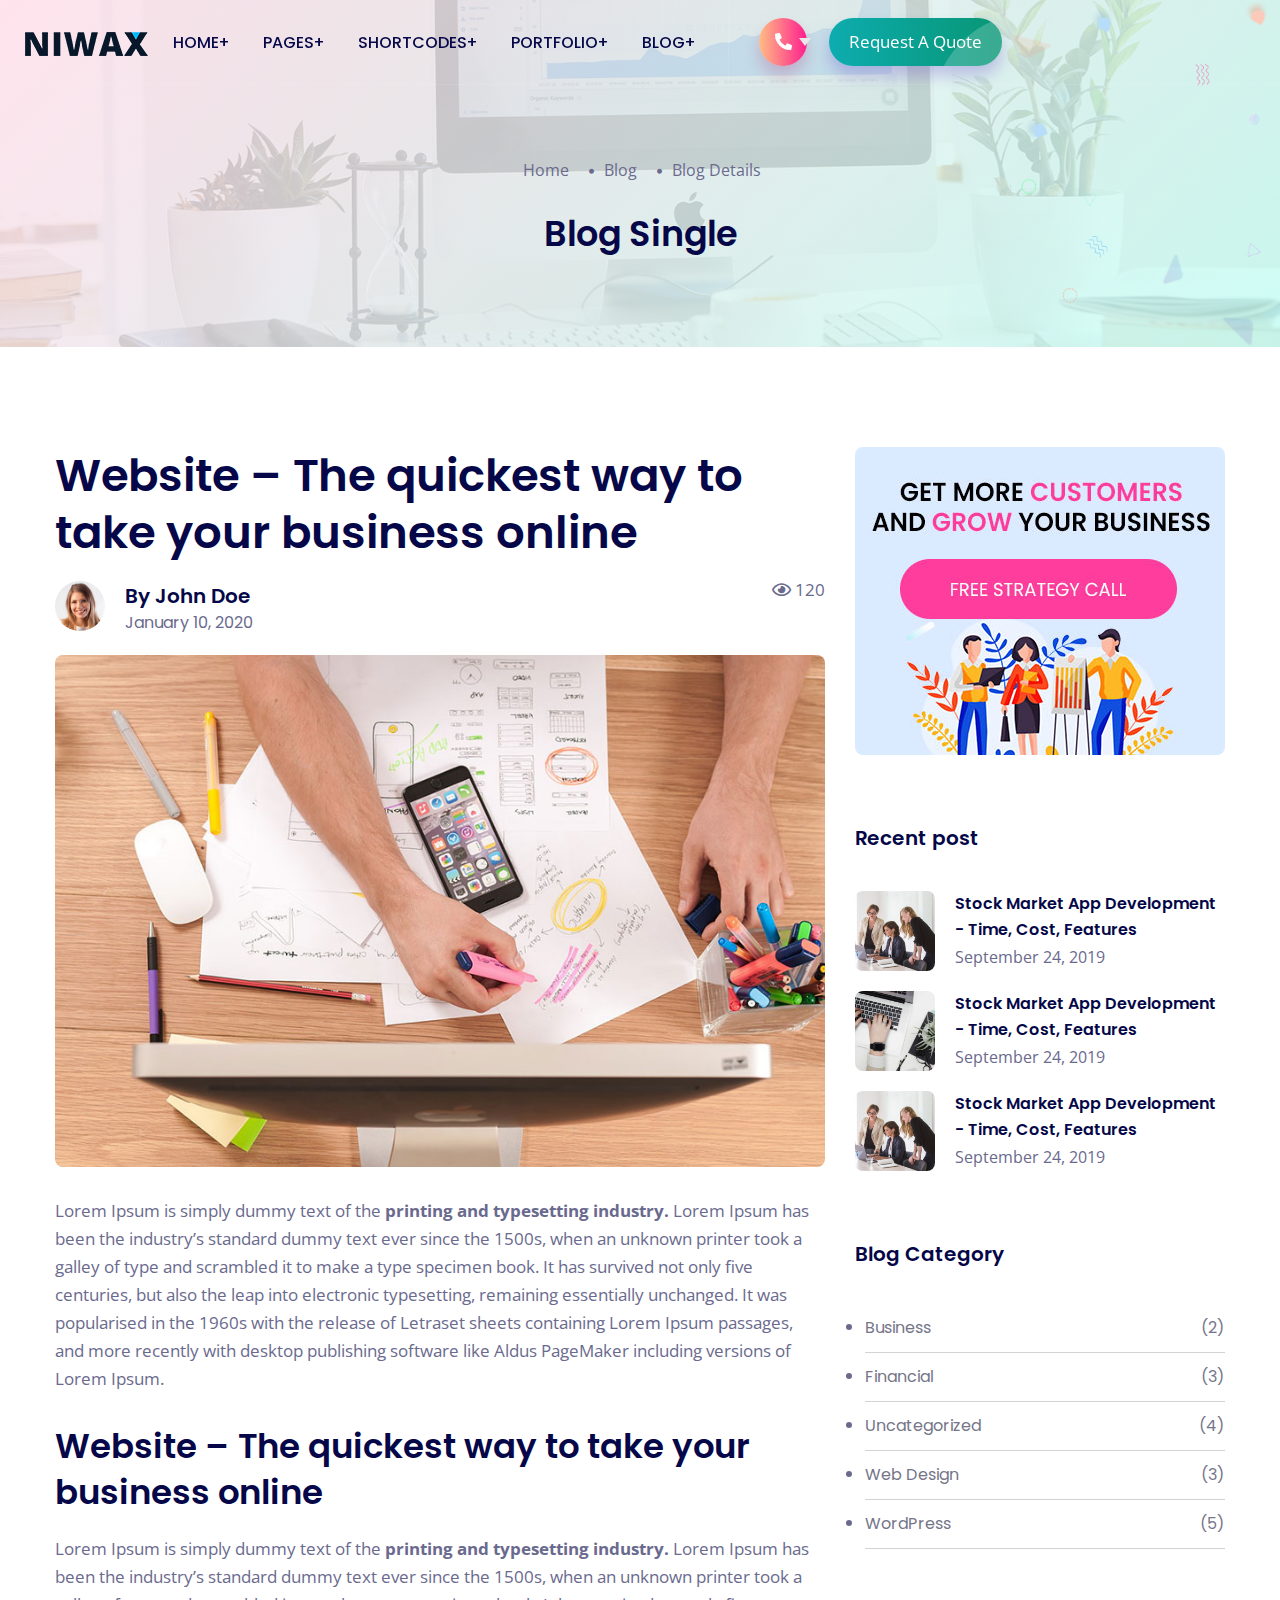
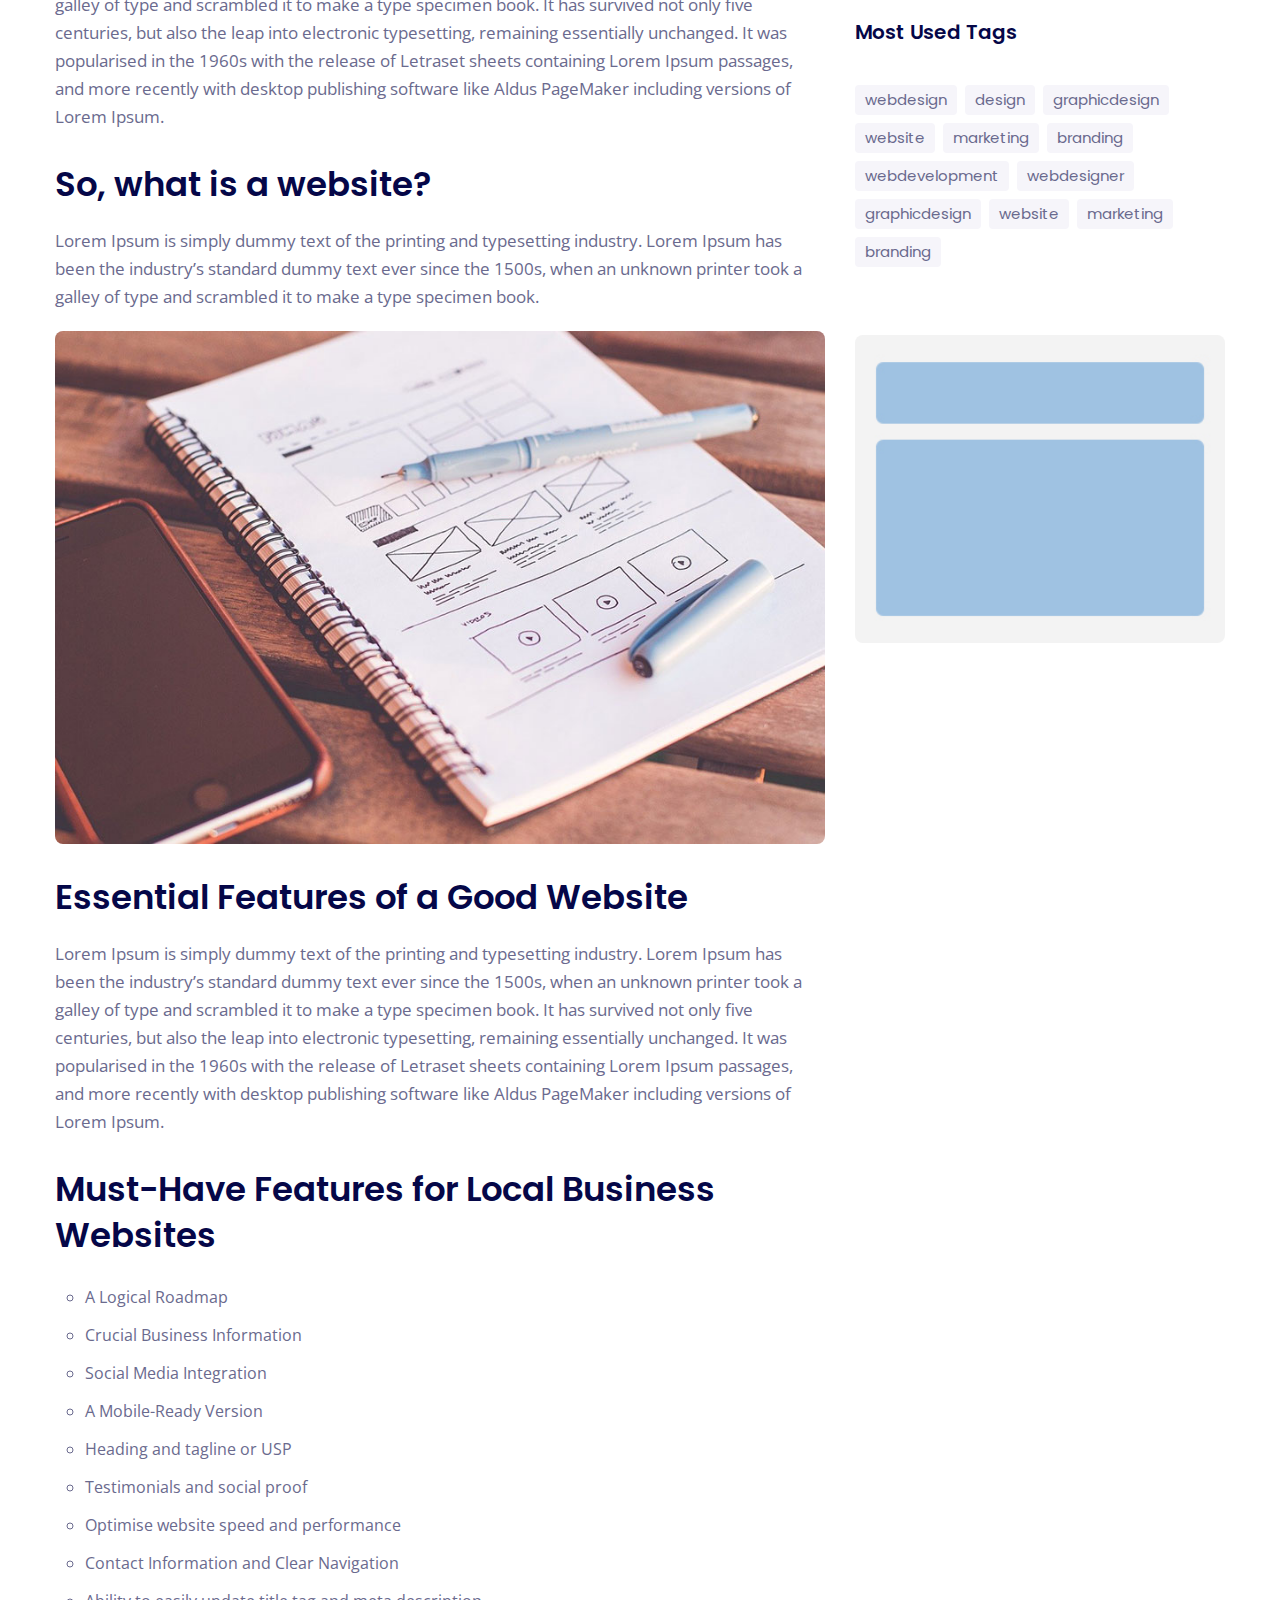
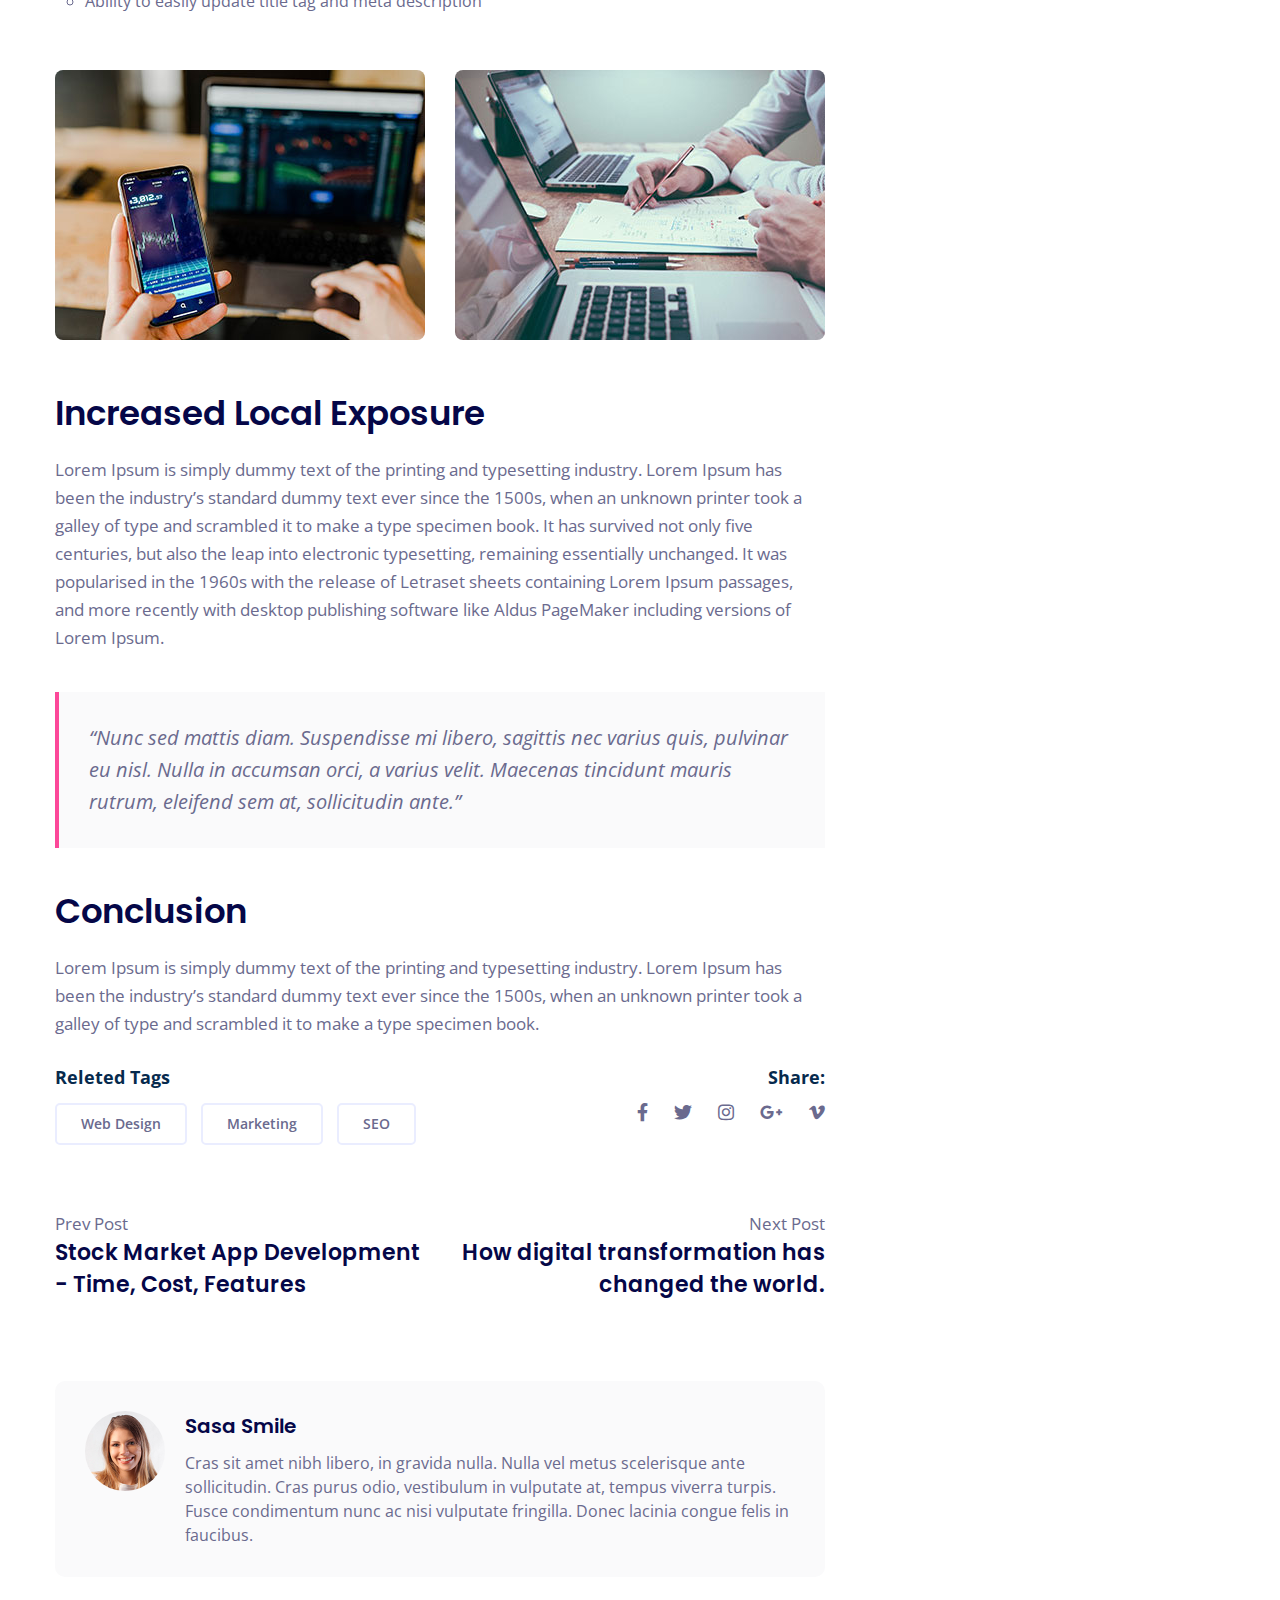
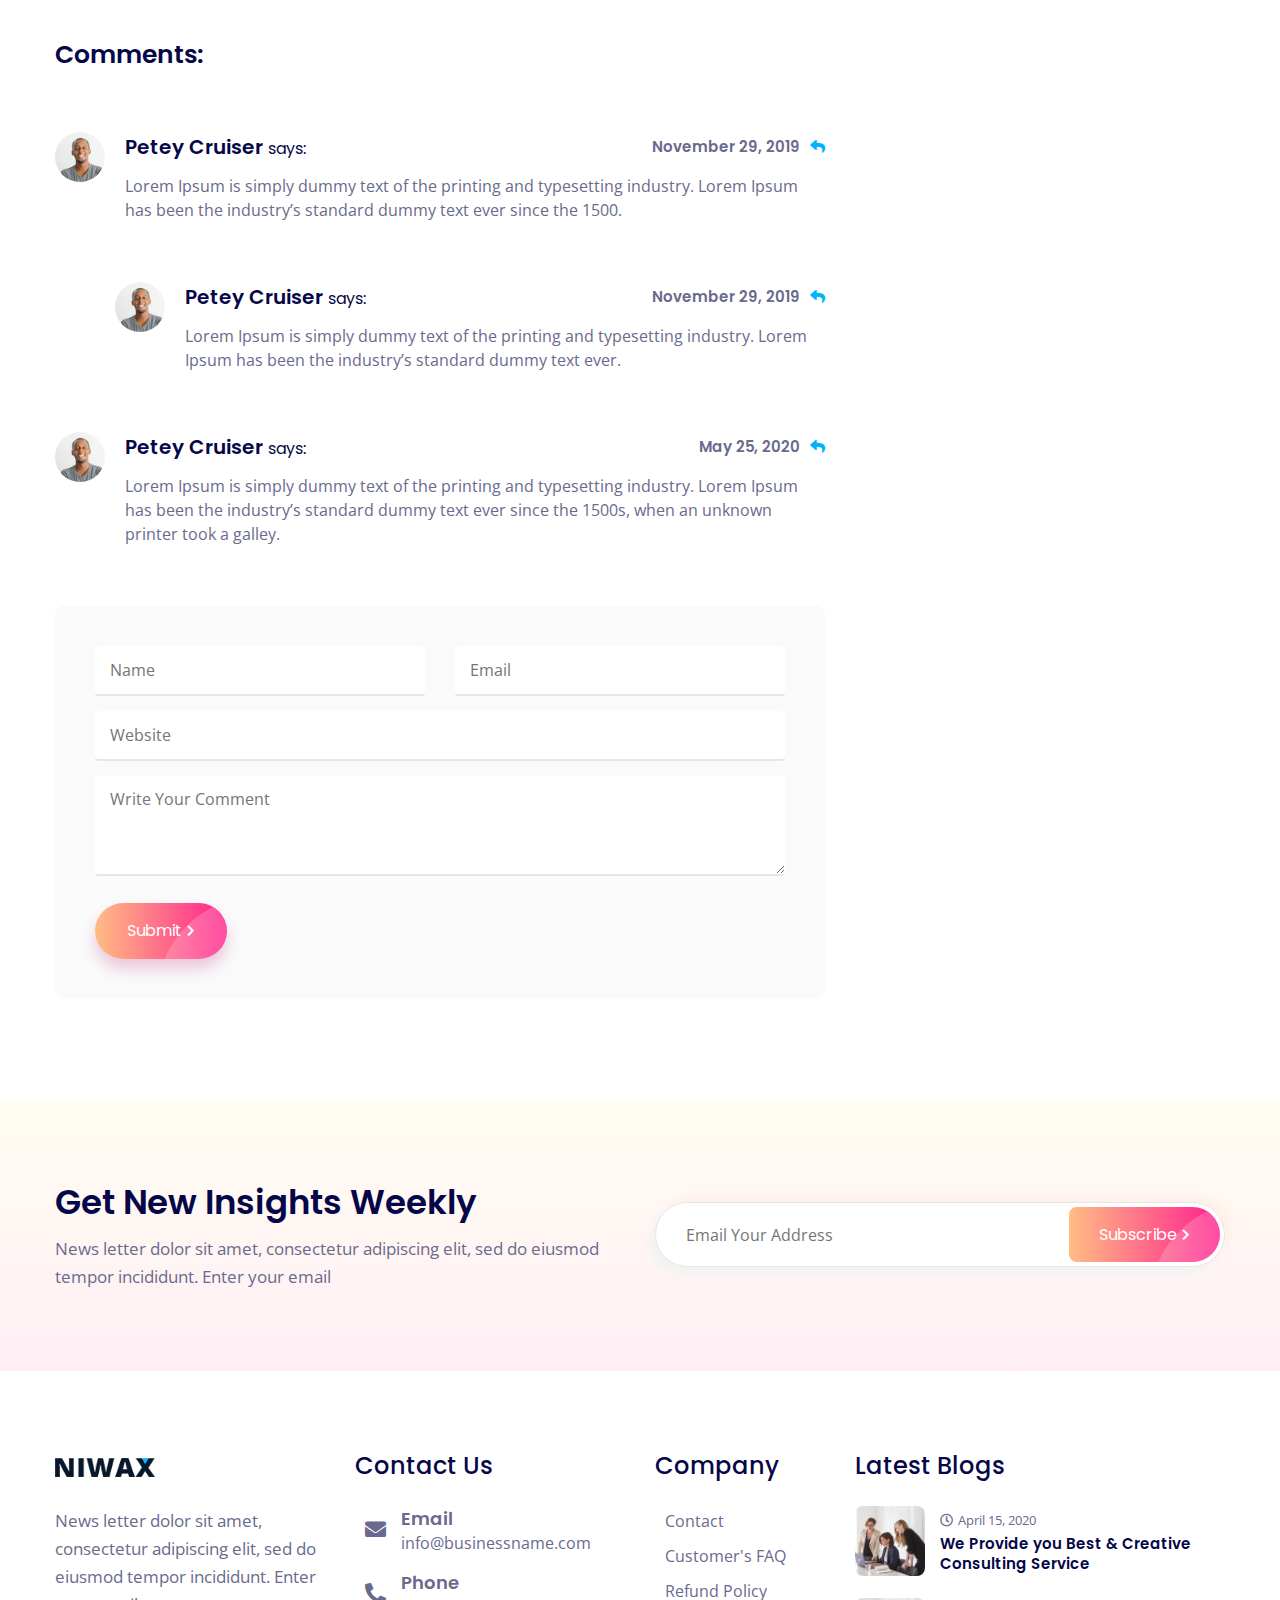
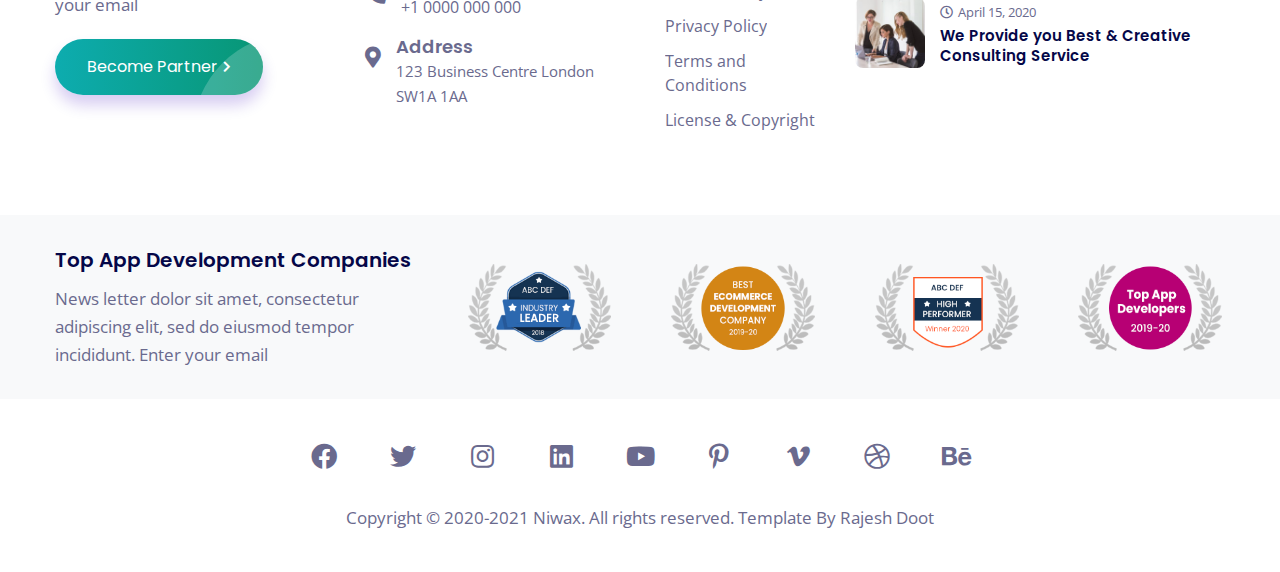
<file: blog-single.html>
<!DOCTYPE html>
<html lang="en" class="no-js">
  <head>
    <meta charset="utf-8"/>
    <title>Niwax - Web Design &amp; Digital Marketing Agency HTML Template</title>
    <meta name="description" content="Creative Agency, Marketing Agency Template">
    <meta name="keywords" content="Creative Agency, Marketing Agency">
    <meta name="author" content="rajesh-doot">
    <meta name="viewport" content="width=device-width,initial-scale=1">
    <meta http-equiv="X-UA-Compatible" content="IE=edge">
    <!--website-favicon-->
    <link href="images/favicon.png" rel="icon">
    <!--plugin-css-->
   <link href="css/bootstrap.min.css" rel="stylesheet">
		<link href="css/plugin.min.css" rel="stylesheet">		
		<link href="https://cdnjs.cloudflare.com/ajax/libs/font-awesome/5.11.2/css/all.min.css" rel="stylesheet">		
		<link href="https://fonts.googleapis.com/css2?family=Open+Sans:wght@400;600;700&family=Poppins:wght@300;400;500;600;700;800;900&display=swap" rel="stylesheet">
		<!-- template-style-->
		<link href="css/style.css" rel="stylesheet">
		<link href="css/responsive.css" rel="stylesheet">
		<link href="css/darkmode.css" rel="stylesheet">
	 </head>
	 <body>      
		<!--Start Header -->
	<header class="nav-bg-w main-header navfix fixed-top menu-white">
	<div class="container-fluid m-pad">
		<div class="menu-header">
		   <div class="dsk-logo"><a class="nav-brand" href="index.html">
			  <img src="images/white-logo.png" alt="Logo" class="mega-white-logo"/>
			  <img src="images/logo.png" alt="Logo" class="mega-darks-logo"/>
			  </a>
		   </div>
		   <div class="custom-nav" role="navigation">
			  <ul class="nav-list">
				 <li class="sbmenu">
					<a href="#" class="menu-links">Home</a>
					<div class="nx-dropdown">
					   <div class="sub-menu-section">
						  <div class="container">
							 <div class="col-md-12">
								<div class="sub-menu-center-block">
								   <div class="sub-menu-column">
									  <div class="menuheading">Multi-Page Demo</div>
									  <ul>
										 <li><a href="index.html">Homepage</a></li>
										 <li><a href="digital-agency.html">Digital Agency</a></li>
										 <li><a href="digital-agency-dark.html">Digital Agency Dark</a></li>
										 <li><a href="web-design-agency.html">Web Design Agency</a></li>
										 <li><a href="web-design-agency-dark.html">Web Design Agency Dark</a></li>
										 <li><a href="digital-marketing.html">Digital Marketing</a></li>
										 <li><a href="digital-marketing-dark.html">Digital Marketing Dark</a></li>
										 <li><a href="lead-generation.html">Lead Generation Agency</a></li>
										 <li><a href="lead-generation-dark.html">Lead Generation Agency Dark</a></li>
									  </ul>
								   </div>
								   <div class="sub-menu-column">
									  <div class="menuheading">&nbsp;</div>
									  <ul>
										 <li><a href="freelance-portfolio.html">Freelance Portfolio</a></li>
										 <li><a href="freelance-portfolio-dark.html">Freelance Portfolio Dark</a></li>
										 <li><a href="app-development.html">App Development Agency</a></li>
										 <li><a href="minimal-portfolio.html">Minimal Portfolio</a></li>
										 <li><a href="creative-agency.html">Creative Agency</a></li>
										 <li><a href="branding-agency.html">Branding  Agency</a></li>
										 <li><a href="modern-agency.html">Modern Agency</a></li>
										 <li><a href="business-and-startup.html">Business & Startup</a></li>
										 <li><a href="graphic-studio.html">Graphic Studio</a></li>
									  </ul>
								   </div>
								   <div class="sub-menu-column">
									  <div class="menuheading">One-Page Demo</div>
									  <ul>
										 <li><a href="digital-agency-onepage.html">Digital Agency</a></li>
										 <li><a href="digital-agency-dark-onepage.html">Digital Agency Dark</a></li>
										 <li><a href="web-design-agency-onepage.html">Web Design Agency</a></li>
										 <li><a href="web-design-agency-dark-onepage.html">Web Design Agency Dark</a></li>
										 <li><a href="digital-marketing-onepage.html">Digital Marketing</a></li>
										 <li><a href="digital-marketing-dark-onepage.html">Digital Marketing Dark</a></li>
										 <li><a href="lead-generation-onepage.html">Lead Generation Agency</a></li>
										 <li><a href="lead-generation-dark-onepage.html">Lead Generation Agency Dark</a></li>
										 <li><a href="freelance-portfolio-onepage.html">Freelance Portfolio</a></li>
									  </ul>
								   </div>
								   <div class="sub-menu-column">
									  <div class="menuheading">&nbsp;</div>
									  <ul>
										 <li><a href="freelance-portfolio-dark-onepage.html">Freelance Portfolio Dark</a></li>
										 <li><a href="app-development-onepage.html">App Development Agency</a></li>
										 <li><a href="minimal-portfolio-onepage.html">Minimal Portfolio</a></li>
										 <li><a href="creative-agency-onepage.html">Creative Agency</a></li>
										 <li><a href="branding-agency-onepage.html">Branding  Agency</a></li>
										 <li><a href="modern-agency-onepage.html">Modern Agency</a></li>
										 <li><a href="business-and-startup-onepage.html">Business & Startup</a></li>
										 <li><a href="graphic-studio-onepage.html">Graphic Studio</a></li>
									  </ul>
								   </div>
								</div>
							 </div>
						  </div>
					   </div>
					</div>
				 </li>
				 <li class="sbmenu">
					<a href="#" class="menu-links">Pages</a>
					<div class="nx-dropdown">
					   <div class="sub-menu-section">
						  <div class="container">
							 <div class="sub-menu-center-block">
								<div class="sub-menu-column">
								   <ul>
									  <li><a href="about.html">About Us</a></li>
									  <li><a href="why-us.html">Why Us</a></li>
									  <li><a href="team.html">Our Team</a></li>
									  <li><a href="team-details.html">Team Single</a></li>
									  <li><a href="case-study.html">Case Study</a></li>
									  <li><a href="case-study-details.html">Case Study Single</a></li>
								   </ul>
								</div>
								<div class="sub-menu-column">
								   <ul>
									  <li><a href="mission-vision.html">Mission & Vision</a></li>
									  <li><a href="development-process.html">Development Process</a></li>
									  <li><a href="client-reviews.html">Client Reviews</a> </li>
									  <li><a href="clients.html">Our Clients</a></li>
									  <li><a href="get-quote.html">Contact Us</a> </li>
									  <li><a href="get-quote-2.html">Contact Us 2</a> </li>
								   </ul>
								</div>
								<div class="sub-menu-column">
								   <ul>
									  <li><a href="login.html">Login Page</a> </li>
									  <li><a href="service-card.html">Service Card</a> </li>
									  <li><a href="service-web.html">Service Web</a></li>
									  <li><a href="service-app.html">Service Mobile App</a></li>
									  <li><a href="service-marketing.html">Service Digital Marketing</a></li>
									  <li><a href="service-graphic.html">Service Graphic</a></li>
								   </ul>
								</div>
								<div class="sub-menu-column">
								   <ul>
									  <li><a href="career.html">Careers</a> </li>
									  <li><a href="shop-page.html">Shop Single</a> </li>
									  <li><a href="shop-details.html">Shop Details</a> </li>
									  <li><a href="shop-cart.html">Shop Cart</a> </li>
								   </ul>
								</div>
							 </div>
						  </div>
					   </div>
					</div>
				 </li>
				 <li class="sbmenu">
					<a href="#" class="menu-links">Shortcodes</a>
					<div class="nx-dropdown">
					   <div class="sub-menu-section">
						  <div class="container">
							 <div class="sub-menu-center-block">
								<div class="sub-menu-column">
								   <ul>
									  <li><a href="pricing.html">Pricing</a></li>
									  <li><a href="typography.html">Typography</a></li>
									  <li><a href="button.html">Buttons</a></li>
									  <li><a href="locations.html">Office Location</a></li>
								   </ul>
								</div>
								<div class="sub-menu-column">
								   <ul>
									  <li><a href="faq.html">FAQs</a>	</li>
									  <li><a href="tabs.html">Tabs</a></li>
									  <li><a href="error.html">404 Page</a></li>
									  <li><a href="gradients.html">Background Gradients</a></li>
								   </ul>
								</div>
								<div class="sub-menu-column">
								   <ul>
									  <li><a href="header-v1.html">Header v1</a></li>
									  <li><a href="header-v2.html">Header v2</a></li>
									  <li><a href="header-v3.html">Header v3</a></li>
									  <li><a href="footer-design.html">Footer</a></li>
								   </ul>
								</div>
								<div class="sub-menu-column">
								   <ul>
									  <li><a href="hover-animation.html">Hover Animation</a></li>
									  <li><a href="popup-modal.html">Popup Modal</a></li>
									  <li><a href="lists.html">Lists</a></li>
									  <li><a href="bootstrap-components.html">Bootstrap Components</a></li>
								   </ul>
								</div>
							 </div>
						  </div>
					   </div>
					</div>
				 </li>
				 <li class="sbmenu rpdropdown">
					<a href="#" class="menu-links">Portfolio</a>
					<div class="nx-dropdown menu-dorpdown">
					   <div class="sub-menu-section">
						  <div class="sub-menu-center-block">
							 <div class="sub-menu-column smfull">
								<ul>
								   <li><a href="portfolio.html">Portfolio Grid 1</a> </li>
								   <li><a href="portfolio-2.html">Portfolio Grid 2</a> </li>
								   <li><a href="portfolio-block.html">Portfolio Wide Block</a> </li>
								   <li><a href="portfolio-details.html">Portfolio Details</a> </li>
								</ul>
							 </div>
						  </div>
					   </div>
					</div>
				 </li>
				 <li class="sbmenu rpdropdown">
					<a href="#" class="menu-links">Blog</a>
					<div class="nx-dropdown menu-dorpdown">
					   <div class="sub-menu-section">
						  <div class="sub-menu-center-block">
							 <div class="sub-menu-column smfull">
								<ul>
								   <li><a href="blog-grid-1.html">Blog Grid 1</a> </li>
								   <li><a href="blog-grid-2.html">Blog Grid 2</a> </li>
								   <li><a href="blog-right-sidebar.html">Blog Right Sidebar</a> </li>
								   <li><a href="blog-left-sidebar.html">Blog Left Sidebar</a> </li>
								   <li><a href="blog-single.html">Blog Single</a></li>
								</ul>
							 </div>
						  </div>
					   </div>
					</div>
				 </li>
				 <li>
					<a href="#" class="menu-links right-bddr">&nbsp;</a>
					<!--menu right border-->
				 <li class="contact-show">
					<a href="#" class="btn-round- trngl btn-br bg-btn"><i class="fas fa-phone-alt"></i></a>
					<div class="contact-inquiry">
					   <div class="contact-info-">
						  <div class="contct-heading">Niwax Contacts</div>
						  <div class="inquiry-card-nn hrbg">
							 <div class="title-inq-c">FOR HR DEPARTMENT</div>
							 <ul>
								<li class="mb0"><img src="images/flags/us.svg" alt="us office" class="flags-size"> <a href="tel:1111111111" >+1-123-456-7890</a></li>
							 </ul>
						  </div>
						  <div class="inquiry-card-nn">
							 <div class="title-inq-c">FOR SALES DEPARTMENT</div>
							 <ul>
								<li><a href="tel:1111111111"><img src="images/flags/us.svg" alt="us office" class="flags-size"> +1-123-456-7890</a></li>
								<li><a href="tel:1111111111"><img src="images/flags/au.svg" alt="australia office" class="flags-size"> +1-123-456-7890</a></li>
								<li><i class="fab fa-skype"></i><a href="skype:niwax.company?call" >niwax.company</a></li>
								<li><i class="fas fa-envelope"></i><a href="mailto:info@businessname.com" >info@businessname.com</a></li>
							 </ul>
						  </div>
					   </div>
					</div>
				 </li>
				 <li><a href="get-quote.html" class="btn-br bg-btn3 btshad-b2 lnk">Request A Quote <span class="circle"></span></a> </li>
			  </ul>
		   </div>
		   <div class="mobile-menu2">
			  <ul class="mob-nav2">
				 <li><a href="#" class="btn-round- trngl btn-br bg-btn btshad-b1"  data-toggle="modal" data-target="#menu-popup"><i class="fas fa-envelope-open-text"></i></a></li>
				 <li class="navm-"> <a class="toggle" href="#"><span></span></a></li>
			  </ul>
		   </div>
		</div>
		<!--Mobile Menu-->
		<nav id="main-nav">
		   <ul class="first-nav">
			  <li>
				 <a href="#">Home</a>
				 <ul>
					<li>
					   <a href="#">Multi-Page Demo</a>
					   <ul>
						  <li><a href="index.html">Homepage</a></li>
						  <li><a href="digital-agency.html">Digital Agency</a></li>
						  <li><a href="digital-agency-dark.html">Digital Agency Dark</a></li>
						  <li><a href="web-design-agency.html">Web Design Agency</a></li>
						  <li><a href="web-design-agency-dark.html">Web Design Agency Dark</a></li>
						  <li><a href="digital-marketing.html">Digital Marketing</a></li>
						  <li><a href="digital-marketing-dark.html">Digital Marketing Dark</a></li>
						  <li><a href="lead-generation.html">Lead Generation Agency</a></li>
						  <li><a href="lead-generation-dark.html">Lead Generation Agency Dark</a></li>
						  <li><a href="freelance-portfolio.html">Freelance Portfolio</a></li>
						  <li><a href="freelance-portfolio-dark.html">Freelance Portfolio Dark</a></li>
						  <li><a href="minimal-portfolio.html">Minimal Portfolio</a></li>
						  <li><a href="creative-agency.html">Creative Agency</a></li>
						  <li><a href="branding-agency.html">Branding  Agency</a></li>
						  <li><a href="app-development.html">App Development Agency</a></li>
						  <li><a href="modern-agency.html">Modern Agency</a></li>
						  <li><a href="business-and-startup.html">Business & Startup</a></li>
						  <li><a href="graphic-studio.html">Graphic Studio</a></li>
					   </ul>
					</li>
					<li>
					   <a href="#">One-Page Demo</a>
					   <ul>
						  <li><a href="digital-agency-onepage.html">Digital Agency</a></li>
						  <li><a href="digital-agency-dark-onepage.html">Digital Agency Dark</a></li>
						  <li><a href="web-design-agency-onepage.html">Web Design Agency</a></li>
						  <li><a href="web-design-agency-dark-onepage.html">Web Design Agency Dark</a></li>
						  <li><a href="digital-marketing-onepage.html">Digital Marketing</a></li>
						  <li><a href="digital-marketing-dark-onepage.html">Digital Marketing Dark</a></li>
						  <li><a href="lead-generation-onepage.html">Lead Generation Agency</a></li>
						  <li><a href="lead-generation-dark-onepage.html">Lead Generation Agency Dark</a></li>
						  <li><a href="freelance-portfolio-onepage.html">Freelance Portfolio</a></li>
						  <li><a href="freelance-portfolio-dark-onepage.html">Freelance Portfolio Dark</a></li>
						  <li><a href="app-development-onepage.html">App Development Agency</a></li>
						  <li><a href="minimal-portfolio-onepage.html">Minimal Portfolio</a></li>
						  <li><a href="creative-agency-onepage.html">Creative Agency</a></li>
						  <li><a href="branding-agency-onepage.html">Branding  Agency</a></li>
						  <li><a href="modern-agency-onepage.html">Modern Agency</a></li>
						  <li><a href="business-and-startup-onepage.html">Business & Startup</a></li>
						  <li><a href="graphic-studio-onepage.html">Graphic Studio</a></li>
					   </ul>
					</li>
				 </ul>
			  </li>
			  <li>
				 <a href="#">Pages</a>
				 <ul>
					<li><a href="about.html">About Us</a></li>
					<li><a href="why-us.html">Why Us</a></li>
					<li><a href="team.html">Our Team</a></li>
					<li><a href="team-details.html">Team Single</a></li>
					<li><a href="case-study.html">Case Study</a></li>
					<li><a href="case-study-details.html">Case Study Single</a></li>
					<li><a href="mission-vision.html">Mission & Vision</a></li>
					<li><a href="development-process.html">Development Process</a></li>
					<li><a href="client-reviews.html">Client Reviews</a> </li>
					<li><a href="clients.html">Our Clients</a></li>
					<li><a href="get-quote.html">Contact Us</a> </li>
					<li><a href="get-quote-2.html">Contact Us 2</a> </li>
					<li><a href="login.html">Login Page</a> </li>
					<li><a href="service-card.html">Service Card</a> </li>
					<li><a href="service-web.html">Service Web</a></li>
					<li><a href="service-app.html">Service Mobile App</a></li>
					<li><a href="service-marketing.html">Service Digital Marketing</a></li>
					<li><a href="service-graphic.html">Service Graphic</a></li>
					<li><a href="career.html">Careers</a> </li>
					<li><a href="shop-page.html">Shop Single</a> </li>
					<li><a href="shop-details.html">Shop Details</a> </li>
					<li><a href="shop-cart.html">Shop Cart</a> </li>
				 </ul>
			  </li>
			  <li>
				 <a href="#">Shortcodes</a>
				 <ul>
					<li><a href="pricing.html">Pricing</a></li>
					<li><a href="typography.html">Typography</a></li>
					<li><a href="button.html">Buttons</a></li>
					<li><a href="locations.html">Office Location</a></li>
					<li><a href="faq.html">FAQs</a>	</li>
					<li><a href="tabs.html">Tabs</a></li>
					<li><a href="error.html">404 Page</a></li>
					<li><a href="gradients.html">Background Gradients</a></li>
					<li><a href="header-v1.html">Header v1</a></li>
					<li><a href="header-v2.html">Header v2</a></li>
					<li><a href="header-v3.html">Header v3</a></li>
					<li><a href="footer-design.html">Footer</a></li>
					<li><a href="hover-animation.html">Hover Animation</a></li>
					<li><a href="popup-modal.html">Popup Modal</a></li>
					<li><a href="lists.html">Lists</a></li>
					<li><a href="bootstrap-components.html">Bootstrap Components</a></li>
				 </ul>
			  </li>
			  <li>
				 <a href="#">Portfolio</a>
				 <ul>
					<li><a href="portfolio.html">Portfolio Grid 1</a> </li>
					<li><a href="portfolio-2.html">Portfolio Grid 2</a> </li>
					<li><a href="portfolio-block.html">Portfolio Wide Block</a> </li>
					<li><a href="portfolio-details.html">Portfolio Details</a> </li>
				 </ul>
			  </li>
			  <li>
				 <a href="#">Blog</a>
				 <ul>
					<li><a href="blog-grid-1.html">Blog Grid 1</a> </li>
					<li><a href="blog-grid-2.html">Blog Grid 2</a> </li>
					<li><a href="blog-right-sidebar.html">Blog Right Sidebar</a> </li>
					<li><a href="blog-left-sidebar.html">Blog Left Sidebar</a> </li>
					<li><a href="blog-single.html">Blog Single</a></li>
				 </ul>
			  </li>
		   </ul>
		   <ul class="bottom-nav">
			  <li class="prb">
				 <a href="tel:+11111111111">
					<svg xmlns="http://www.w3.org/2000/svg" viewBox="0 0 384 384">
					   <path d="M353.188,252.052c-23.51,0-46.594-3.677-68.469-10.906c-10.719-3.656-23.896-0.302-30.438,6.417l-43.177,32.594
						  c-50.073-26.729-80.917-57.563-107.281-107.26l31.635-42.052c8.219-8.208,11.167-20.198,7.635-31.448
						  c-7.26-21.99-10.948-45.063-10.948-68.583C132.146,13.823,118.323,0,101.333,0H30.813C13.823,0,0,13.823,0,30.813
						  C0,225.563,158.438,384,353.188,384c16.99,0,30.813-13.823,30.813-30.813v-70.323C384,265.875,370.177,252.052,353.188,252.052z"
						  />
					</svg>
				 </a>
			  </li>
			  <li class="prb">
				 <a href="mailto:somewebmedia@gmail.com">
					<svg xmlns="http://www.w3.org/2000/svg" width="24" height="24" viewBox="0 0 24 24">
					   <path d="M20 4H4c-1.1 0-1.99.9-1.99 2L2 18c0 1.1.9 2 2 2h16c1.1 0 2-.9 2-2V6c0-1.1-.9-2-2-2zm0 4l-8 5-8-5V6l8 5 8-5v2z"/>
					   <path d="M0 0h24v24H0z" fill="none"/>
					</svg>
				 </a>
			  </li>
			  <li class="prb">
				 <a href="skype:niwax.company?call">
					<svg enable-background="new 0 0 24 24" height="18" viewBox="0 0 24 24" width="18" xmlns="http://www.w3.org/2000/svg">
					   <path d="m23.309 14.547c1.738-7.81-5.104-14.905-13.139-13.543-4.362-2.707-10.17.352-10.17 5.542 0 1.207.333 2.337.912 3.311-1.615 7.828 5.283 14.821 13.311 13.366 5.675 3.001 11.946-2.984 9.086-8.676zm-7.638 4.71c-2.108.867-5.577.872-7.676-.227-2.993-1.596-3.525-5.189-.943-5.189 1.946 0 1.33 2.269 3.295 3.194.902.417 2.841.46 3.968-.3 1.113-.745 1.011-1.917.406-2.477-1.603-1.48-6.19-.892-8.287-3.483-.911-1.124-1.083-3.107.037-4.545 1.952-2.512 7.68-2.665 10.143-.768 2.274 1.76 1.66 4.096-.175 4.096-2.207 0-1.047-2.888-4.61-2.888-2.583 0-3.599 1.837-1.78 2.731 2.466 1.225 8.75.816 8.75 5.603-.005 1.992-1.226 3.477-3.128 4.253z"/>
					</svg>
				 </a>
			  </li>
		   </ul>
		</nav>
	 </div>
  </header>
  <!--Mobile contact-->
  <div class="popup-modal1">
	 <div class="modal" id="menu-popup">
		<div class="modal-dialog">
		   <div class="modal-content">
			  <div class="modal-header">
				 <div class="common-heading">
					<h4 class="mt0 mb0">Write a Message</h4>
				 </div>
				 <button type="button" class="closes" data-dismiss="modal">&times;</button>
			  </div>
			  <!-- Modal body -->
			  <div class="modal-body">
				 <div class="form-block fdgn2 mt10 mb10">
					<form action="#" method="post" name="feedback-form">
					   <div class="fieldsets row">
						  <div class="col-md-12"><input type="text" placeholder="Full Name" name="name"></div>
						  <div class="col-md-12"><input type="email" placeholder="Email Address" name="email"></div>
						  <div class="col-md-12"><input type="number" placeholder="Contact Number" name="phone"></div>
						  <div class="col-md-12"><input type="text" placeholder="Subject" name="subject"></div>
						  <div class="col-md-12"><textarea placeholder="Message" name="message"></textarea></div>
					   </div>
					   <div class="fieldsets mt20 pb20">
						  <button type="submit" name="submit" class="lnk btn-main bg-btn" data-dismiss="modal">Submit <i class="fas fa-chevron-right fa-icon"></i><span class="circle"></span></button>
					   </div>
					</form>
				 </div>
			  </div>
		   </div>
		</div>
	 </div>
  </div>
  <!--Mobile contact-->
<!--End Header -->
    <!--Breadcrumb Area-->
    <section class="breadcrumb-area banner-2">
      <div class="text-block">
        <div class="container">
          <div class="row">
            <div class="col-lg-12 v-center">
              <div class="bread-inner">
                <div class="bread-menu">
                  <ul>
                    <li><a href="index.html">Home</a></li>
                    <li><a href="blog-grid.html">Blog</a></li>
                    <li><a href="#">Blog Details</a></li>
                  </ul>
                </div>
                <div class="bread-title">
                  <h2>Blog Single</h2>
                </div>
              </div>
            </div>
          </div>
        </div>
      </div>
    </section>
    <!--End Breadcrumb Area-->
    <!--Start Blog Details-->
    <section class="blog-page pad-tb">
      <div class="container">
        <div class="row">
          <div class="col-lg-8">
            <div class="blog-header">
              <h1>Website – The quickest way to take your business online</h1>
              <div class="row mt20 mb20">
                <div class="col-md-8 col-9">
                  <div class="media">
                    <div class="user-image bdr-radius"><img src="images/user-thumb/girl.jpg" alt="girl" class="img-fluid" /></div>
                    <div class="media-body user-info">
                      <h5>By John Doe</h5>
                      <p>January 10, 2020</p>
                    </div>
                  </div>
                </div>
                <div class="col-md-4 col-3">
                  <div class="postwatch"><i class="far fa-eye"></i> 120</div>
                </div>
              </div>
            </div>
            <div class="image-set"><img src="images/blog/blog-post-1.jpg" alt="blog images" class="img-fluid" /></div>
            <div class="blog-content mt30">
              <p>
                Lorem Ipsum is simply dummy text of the <strong>printing and typesetting industry.</strong> Lorem Ipsum has been the industry’s standard dummy text ever since the 1500s, when an unknown printer took a galley of type and scrambled it
                to make a type specimen book. It has survived not only five centuries, but also the leap into electronic typesetting, remaining essentially unchanged. It was popularised in the 1960s with the release of Letraset sheets containing
                Lorem Ipsum passages, and more recently with desktop publishing software like Aldus PageMaker including versions of Lorem Ipsum.
              </p>
              <h3 class="mt30 mb20">Website – The quickest way to take your business online</h3>
              <p>
                Lorem Ipsum is simply dummy text of the <strong>printing and typesetting industry.</strong> Lorem Ipsum has been the industry’s standard dummy text ever since the 1500s, when an unknown printer took a galley of type and scrambled it
                to make a type specimen book. It has survived not only five centuries, but also the leap into electronic typesetting, remaining essentially unchanged. It was popularised in the 1960s with the release of Letraset sheets containing
                Lorem Ipsum passages, and more recently with desktop publishing software like Aldus PageMaker including versions of Lorem Ipsum.
              </p>
              <h3 class="mt30 mb20">So, what is a website?</h3>
              <p>
                Lorem Ipsum is simply dummy text of the printing and typesetting industry. Lorem Ipsum has been the industry’s standard dummy text ever since the 1500s, when an unknown printer took a galley of type and scrambled it to make a type
                specimen book.
              </p>
              <div class="image-set mt20 mb20"><img src="images/blog/blog-post-2.jpg" alt="blog images" class="img-fluid" /></div>
              <h3 class="mt30 mb20">Essential Features of a Good Website</h3>
              <p>
                Lorem Ipsum is simply dummy text of the printing and typesetting industry. Lorem Ipsum has been the industry’s standard dummy text ever since the 1500s, when an unknown printer took a galley of type and scrambled it to make a type
                specimen book. It has survived not only five centuries, but also the leap into electronic typesetting, remaining essentially unchanged. It was popularised in the 1960s with the release of Letraset sheets containing Lorem Ipsum
                passages, and more recently with desktop publishing software like Aldus PageMaker including versions of Lorem Ipsum.
              </p>
              <h3 class="mt30 mb20">Must-Have Features for Local Business Websites</h3>
              <ul class="ul-list mb30">
                <li>A Logical Roadmap</li>
                <li>Crucial Business Information</li>
                <li>Social Media Integration</li>
                <li>A Mobile-Ready Version</li>
                <li>Heading and tagline or USP</li>
                <li>Testimonials and social proof</li>
                <li>Optimise website speed and performance</li>
                <li>Contact Information and Clear Navigation</li>
                <li>Ability to easily update title tag and meta description</li>
              </ul>
              <div class="row">
                <div class="col-lg-6">
                  <div class="image-set mt20 mb20"><img src="images/blog/blog-1.jpg" alt="blog images" class="img-fluid" /></div>
                </div>
                <div class="col-lg-6">
                  <div class="image-set mt20 mb20"><img src="images/blog/blog-2.jpg" alt="blog images" class="img-fluid" /></div>
                </div>
              </div>
              <h3 class="mt30 mb20">Increased Local Exposure</h3>
              <p>
                Lorem Ipsum is simply dummy text of the printing and typesetting industry. Lorem Ipsum has been the industry’s standard dummy text ever since the 1500s, when an unknown printer took a galley of type and scrambled it to make a type
                specimen book. It has survived not only five centuries, but also the leap into electronic typesetting, remaining essentially unchanged. It was popularised in the 1960s with the release of Letraset sheets containing Lorem Ipsum
                passages, and more recently with desktop publishing software like Aldus PageMaker including versions of Lorem Ipsum.
              </p>
              <blockquote class="rd-quote">
                “Nunc sed mattis diam. Suspendisse mi libero, sagittis nec varius quis, pulvinar eu nisl. Nulla in accumsan orci, a varius velit. Maecenas tincidunt mauris rutrum, eleifend sem at, sollicitudin ante.”
              </blockquote>
              <h3 class="mt30 mb20">Conclusion</h3>
              <p>
                Lorem Ipsum is simply dummy text of the printing and typesetting industry. Lorem Ipsum has been the industry’s standard dummy text ever since the 1500s, when an unknown printer took a galley of type and scrambled it to make a type
                specimen book.
              </p>

			  <div class="row">
									<div class="col-lg-8 col-md-8 mt30 mb30">
										<div class="blog-post-tag">
											<span>Releted Tags</span>
											<a href="#">Web Design</a>
											<a href="#">Marketing</a>
											<a href="#">SEO</a>
										</div>
									</div>
									<div class="col-lg-4 col-md-4 mt30 mb30">
										<div class="blog-share-icon text-left text-md-right">
											<span>Share: </span>
											<a href="#"><i class="fab fa-facebook-f"></i></a>
											<a href="#"><i class="fab fa-twitter"></i></a>
											<a href="#"><i class="fab fa-instagram"></i></a>
											<a href="#"><i class="fab fa-google-plus-g"></i></a>
											<a href="#"><i class="fab fa-vimeo-v"></i></a>
										</div>
									</div>
			</div>
			<div class="row">

									<div class="col-lg-6 col-md-6 mt30 mb30">
										<div class="post-navigation text-left ">
											<span><a href="#">Prev Post</a></span>
											<h4><a href="#">Stock Market App Development - Time, Cost, Features</a></h4>
										</div>
									</div>
									<div class="col-lg-6 col-md-6 mt30 mb30">
										<div class="post-navigation text-left text-md-right">
											<span><a href="#">Next Post</a></span>
											<h4><a href="#">How digital transformation has changed the world.</a></h4>
										</div>
									</div>
								</div>

            </div>
            <div class="author-block">
              <div class="media">
                <div class="user-image"><img src="images/user-thumb/girl.jpg" alt="girl" class="img-fluid" /></div>
                <div class="media-body user-info">
                  <h5 class="mb10">Sasa Smile</h5>
                  <p>
                    Cras sit amet nibh libero, in gravida nulla. Nulla vel metus scelerisque ante sollicitudin. Cras purus odio, vestibulum in vulputate at, tempus viverra turpis. Fusce condimentum nunc ac nisi vulputate fringilla. Donec lacinia
                    congue felis in faucibus.
                  </p>
                </div>
              </div>
            </div>
            <div class="comments-block mt60">
              <h2 class="mb60">Comments:</h2>
              <div class="media">
                <div class="user-image"><img src="images/user-thumb/user3.jpg" alt="girl" class="img-fluid"/></div>
                <div class="media-body user-info">
                  <h5 class="mb10">
                    Petey Cruiser <small>says:</small>
                    <span>
                    November 29, 2019 <a class="reply-btn" href="#"><i class="fas fa-reply"></i></a>
                    </span>
                  </h5>
                  <p>Lorem Ipsum is simply dummy text of the printing and typesetting industry. Lorem Ipsum has been the industry’s standard dummy text ever since the 1500.</p>
                </div>
              </div>
              <div class="media replied">
                <div class="user-image"><img src="images/user-thumb/user3.jpg" alt="girl" class="img-fluid"/></div>
                <div class="media-body user-info">
                  <h5 class="mb10">
                    Petey Cruiser <small>says:</small>
                    <span>
                    November 29, 2019 <a class="reply-btn" href="#"><i class="fas fa-reply"></i></a>
                    </span>
                  </h5>
                  <p>Lorem Ipsum is simply dummy text of the printing and typesetting industry. Lorem Ipsum has been the industry’s standard dummy text ever.</p>
                </div>
              </div>
              <div class="media">
                <div class="user-image bdr-radius"><img src="images/user-thumb/user3.jpg" alt="girl" class="img-fluid"/></div>
                <div class="media-body user-info">
                  <h5 class="mb10">
                    Petey Cruiser <small>says:</small>
                    <span>
                    May 25, 2020 <a class="reply-btn" href="#"><i class="fas fa-reply"></i></a>
                    </span>
                  </h5>
                  <p> Lorem Ipsum is simply dummy text of the printing and typesetting industry. Lorem Ipsum has been the industry’s standard dummy text ever since the 1500s, when an unknown printer took a galley.</p>
                </div>
              </div>
              <div class="form-block form-blog mt60">
                <form action="#" method="post" name="#">
                  <div class="fieldsets row">
                    <div class="col-md-6"><input type="text" placeholder="Name" name="#" /></div>
                    <div class="col-md-6"><input type="email" placeholder="Email" name="#" /></div>
                  </div>
                  <div class="fieldsets row">
                    <div class="col-md-12"><input type="text" placeholder="Website" name="#" /></div>
                  </div>
                  <div class="fieldsets"><textarea placeholder="Write Your Comment" name="#"></textarea></div>
                  <div class="fieldsets mt10">
                    <button type="submit" name="#" class="btn-main bg-btn lnk">Submit <i class="fas fa-chevron-right fa-icon"></i><span class="circle"></span></button>
                  </div>
                </form>
              </div>
            </div>
          </div>
          <!--End Blog Details-->
          <!--Start Sidebar-->
          <div class="col-lg-4">
            <div class="sidebar">
              <!--Start block for offer/ads-->
              <div class="offer-image">
                <img src="images/blog/strategy-guide.jpg" alt="offer" class="img-fluid" />
              </div>
              <!--End block for offer/ads-->
              <!--Start Recent post-->
              <div class="recent-post widgets mt60">
                <h3 class="mb30">Recent post</h3>
                <div class="media">
                  <div class="post-image bdr-radius">
                    <a href="#"><img src="images/blog/blog-small.jpg" alt="girl" class="img-fluid" /></a>
                  </div>
                  <div class="media-body post-info">
                    <h5><a href="#">Stock Market App Development - Time, Cost, Features</a></h5>
                    <p>September 24, 2019</p>
                  </div>
                </div>
                <div class="media">
                  <div class="post-image bdr-radius">
                    <a href="#"><img src="images/blog/blog-small2.jpg" alt="girl" class="img-fluid" /></a>
                  </div>
                  <div class="media-body post-info">
                    <h5><a href="#">Stock Market App Development - Time, Cost, Features</a></h5>
                    <p>September 24, 2019</p>
                  </div>
                </div>
                <div class="media">
                  <div class="post-image bdr-radius">
                    <a href="#"><img src="images/blog/blog-small.jpg" alt="girl" class="img-fluid" /></a>
                  </div>
                  <div class="media-body post-info">
                    <h5><a href="#">Stock Market App Development - Time, Cost, Features</a></h5>
                    <p>September 24, 2019</p>
                  </div>
                </div>
              </div>
              <!--Start Recent post-->
              <!--Start Blog Category-->
              <div class="recent-post widgets mt60">
                <h3 class="mb30">Blog Category</h3>
                <div class="blog-categories">
                  <ul>
                    <li>
                      <a href="#">Business <span class="categories-number">(2)</span></a>
                    </li>
                    <li>
                      <a href="#">Financial <span class="categories-number">(3)</span></a>
                    </li>
                    <li>
                      <a href="#">Uncategorized <span class="categories-number">(4)</span></a>
                    </li>
                    <li>
                      <a href="#">Web Design <span class="categories-number">(3)</span></a>
                    </li>
                    <li>
                      <a href="#">WordPress <span class="categories-number">(5)</span></a>
                    </li>
                  </ul>
                </div>
              </div>
              <!--End Blog Category-->
              <!--Start Tags-->
              <div class="recent-post widgets mt60">
                <h3 class="mb30">Most Used Tags</h3>
                <div class="tabs">
                  <a href="#">webdesign</a>
                  <a href="#">design </a>
                  <a href="#">graphicdesign </a>
                  <a href="#">website </a>
                  <a href="#">marketing </a>
                  <a href="#">branding </a>
                  <a href="#">webdevelopment </a>
                  <a href="#">webdesigner </a>
                  <a href="#">graphicdesign </a>
                  <a href="#">website </a>
                  <a href="#">marketing </a>
                  <a href="#">branding </a>
                </div>
              </div>
              <!--End Tags-->
              <!--Start block for offer/ads-->
              <div class="offer-image mt60">
                <img src="images/blog/sidebar-image.jpg" alt="offer" class="img-fluid" />
              </div>
              <!--End block for offer/ads-->
            </div>
          </div>
		   <!--End Sidebar-->
        </div>
      </div>
    </section>

   <!--Start Footer-->
<footer>
<div class="footer-row1">
<div class="container">
  <div class="row">
    <div class="col-lg-6">
      <div class="email-subs">
        <h3>Get New Insights Weekly</h3>
        <p>News letter dolor sit amet, consectetur adipiscing elit, sed do eiusmod tempor incididunt. Enter your email</p>
      </div>
    </div>
    <div class="col-lg-6 v-center">
      <div class="email-subs-form">
        <form>
          <input type="email" placeholder="Email Your Address" name="emails">
          <button type="submit" name="submit" class="lnk btn-main bg-btn">Subscribe <i class="fas fa-chevron-right fa-icon"></i><span class="circle"></span></button>
        </form>
      </div>
    </div>
  </div>
</div>
</div>
<div class="footer-row2">
<div class="container">
  <div class="row justify-content-between">
    <div class="col-lg-3 col-sm-6  ftr-brand-pp">
      <a class="navbar-brand mt30 mb25" href="#"> <img src="images/logo.png" alt="Logo" width="100" /></a>
      <p>News letter dolor sit amet, consectetur adipiscing elit, sed do eiusmod tempor incididunt. Enter your email</p>
      <a href="#" class="btn-main bg-btn3 lnk mt20">Become Partner <i class="fas fa-chevron-right fa-icon"></i><span class="circle"></span></a>
    </div>
    <div class="col-lg-3 col-sm-6">
      <h5>Contact Us</h5>
      <ul class="footer-address-list ftr-details">
        <li>
          <span><i class="fas fa-envelope"></i></span>
          <p>Email <span> <a href="mailto:info@businessname.com">info@businessname.com</a></span></p>
        </li>
        <li>
          <span><i class="fas fa-phone-alt"></i></span>
          <p>Phone <span> <a href="tel:+10000000000">+1 0000 000 000</a></span></p>
        </li>
        <li>
          <span><i class="fas fa-map-marker-alt"></i></span>
          <p>Address <span> 123 Business Centre London SW1A 1AA</span></p>
        </li>
      </ul>
    </div>
    <div class="col-lg-2 col-sm-6">
      <h5>Company</h5>
      <ul class="footer-address-list link-hover">
        <li><a href="get-quote.html">Contact</a></li>
        <li><a href="javascript:void(0)">Customer's FAQ</a></li>
        <li><a href="javascript:void(0)">Refund Policy</a></li>
        <li><a href="javascript:void(0)">Privacy Policy</a></li>
        <li><a href="javascript:void(0)">Terms and Conditions</a></li>
        <li><a href="javascript:void(0)">License & Copyright</a></li>
      </ul>
    </div>
    <div class="col-lg-4 col-sm-6 footer-blog-">
      <h5>Latest Blogs</h5>
      <div class="single-blog-">
        <div class="post-thumb"><a href="#"><img src="images/blog/blog-small.jpg" alt="blog"></a></div>
        <div class="content">
          <p class="post-meta"><span class="post-date"><i class="far fa-clock"></i>April 15, 2020</span></p>
          <h4 class="title"><a href="blog-sngle.html">We Provide you Best &amp; Creative Consulting Service</a></h4>
        </div>
      </div>
      <div class="single-blog-">
        <div class="post-thumb"><a href="#"><img src="images/blog/blog-small.jpg" alt="blog"></a></div>
        <div class="content">
          <p class="post-meta"><span class="post-date"><i class="far fa-clock"></i>April 15, 2020</span></p>
          <h4 class="title"><a href="blog-sngle.html">We Provide you Best &amp; Creative Consulting Service</a></h4>
        </div>
      </div>
    </div>
  </div>
</div>
</div>
<div class="footer-brands">
<div class="container">
  <div class="row">
    <div class="col-lg-4 v-center">
      <h5 class="mb10">Top App Development Companies</h5>
      <p>News letter dolor sit amet, consectetur adipiscing elit, sed do eiusmod tempor incididunt. Enter your email</p>
    </div>
    <div class="col-lg-8 v-center">
      <ul class="footer-badges-">
        <li><a href="#"><img src="images/about/badges-a.png" alt="badges"></a></li>
        <li><a href="#"><img src="images/about/badges-b.png" alt="badges"></a></li>
        <li><a href="#"><img src="images/about/badges-c.png" alt="badges"></a></li>
        <li><a href="#"><img src="images/about/badges-d.png" alt="badges"></a></li>
      </ul>
    </div>
  </div>
</div>
</div>
<div class="footer-row3">
<div class="copyright">
  <div class="container">
    <div class="row">
      <div class="col-lg-12">
        <div class="footer-social-media-icons">
          <a href="javascript:void(0)" target="blank"><i class="fab fa-facebook"></i></a>
          <a href="javascript:void(0)" target="blank"><i class="fab fa-twitter"></i></a>
          <a href="javascript:void(0)" target="blank"><i class="fab fa-instagram"></i></a>
          <a href="javascript:void(0)" target="blank"><i class="fab fa-linkedin"></i></a>
          <a href="javascript:void(0)" target="blank"><i class="fab fa-youtube"></i></a>
          <a href="javascript:void(0)" target="blank"><i class="fab fa-pinterest-p"></i></a>
          <a href="javascript:void(0)" target="blank"><i class="fab fa-vimeo-v"></i></a>
          <a href="javascript:void(0)" target="blank"><i class="fab fa-dribbble"></i></a>
          <a href="javascript:void(0)" target="blank"><i class="fab fa-behance"></i></a>
        </div>
        <div class="footer-">
          <p>Copyright &copy; 2020-2021 Niwax. All rights reserved. Template By <a href="https://themeforest.net/user/rajesh-doot/portfolio" target="blank">Rajesh Doot</a></p>
        </div>
      </div>
    </div>
  </div>
</div>
</div>
</footer>
  <!--End Footer-->

<!-- js placed at the end of the document so the pages load faster -->
<script src="js/vendor/modernizr-3.5.0.min.js"></script>
<script src="js/jquery.min.js"></script>
<script src="js/bootstrap.bundle.min.js"></script> 
<script src="js/plugin.min.js"></script>
<!--common script file-->
<script src="js/main.js"></script>
</body>
</html>
</file>
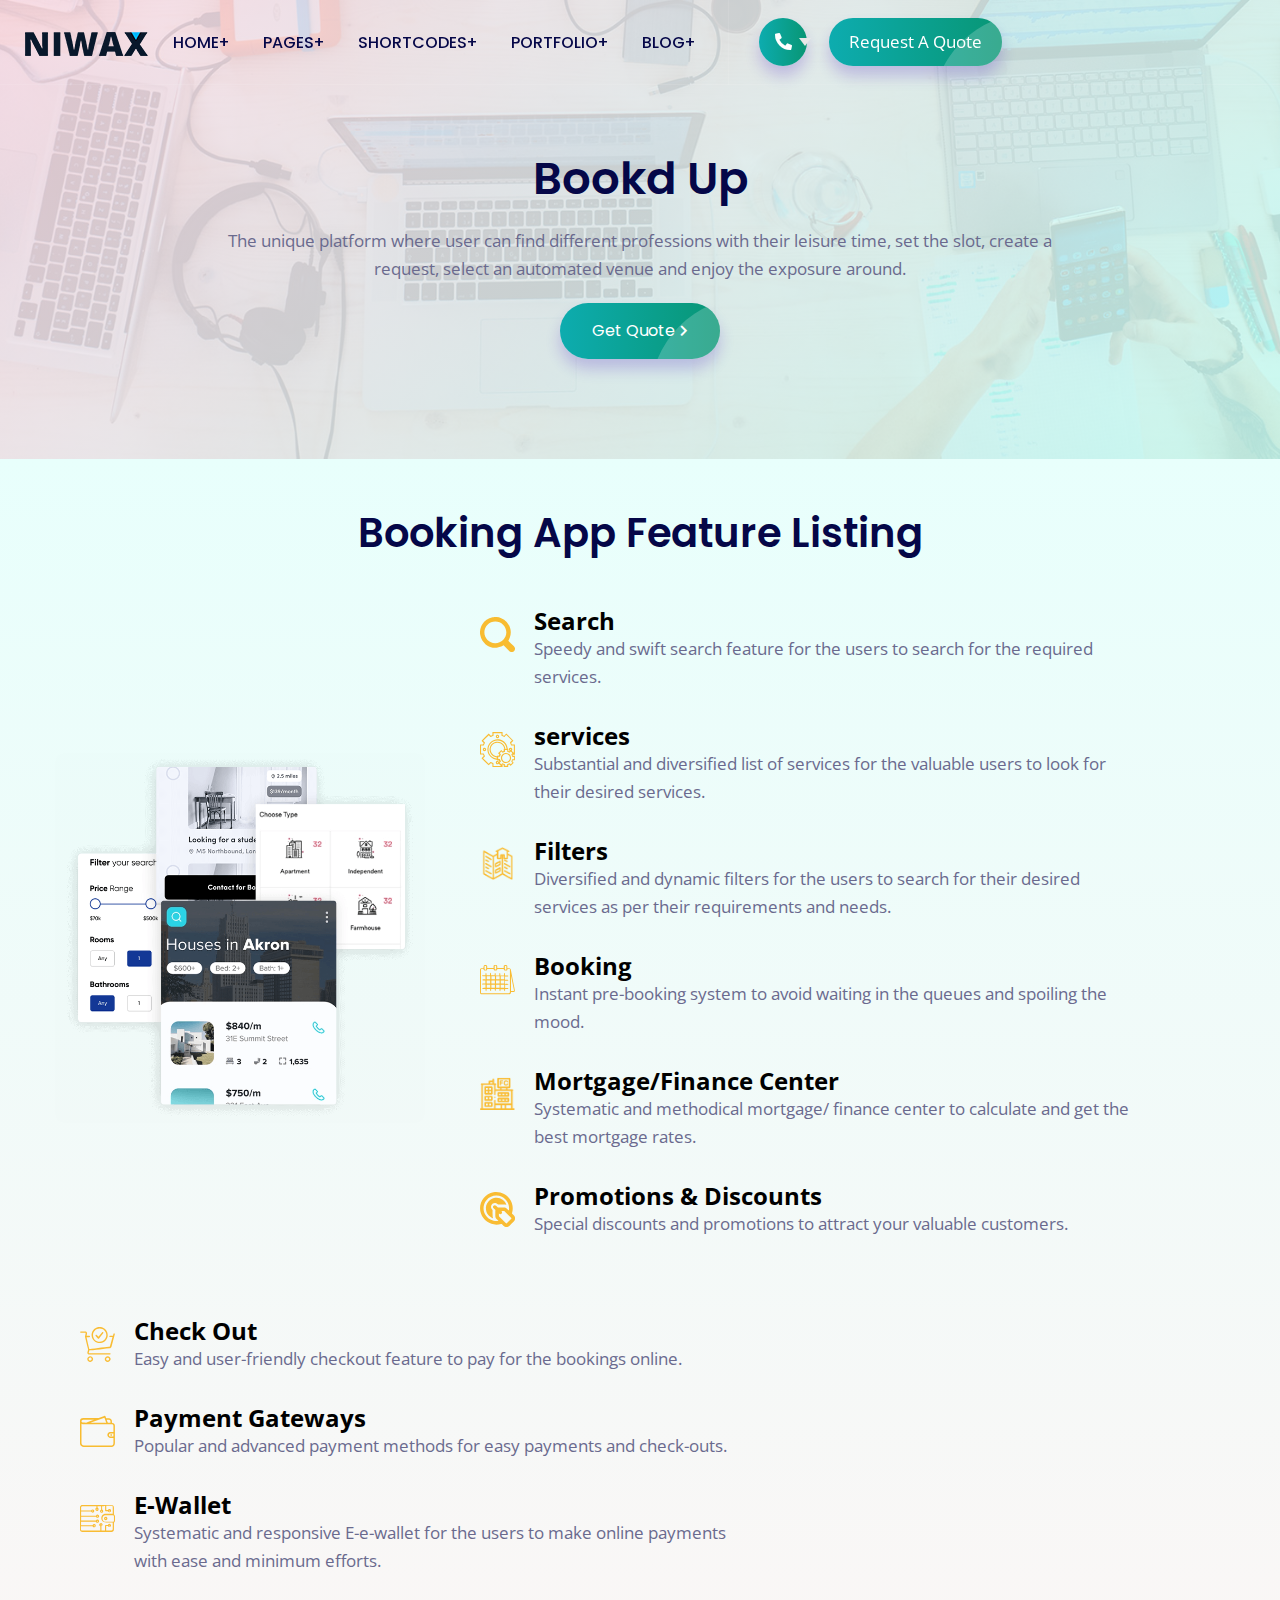
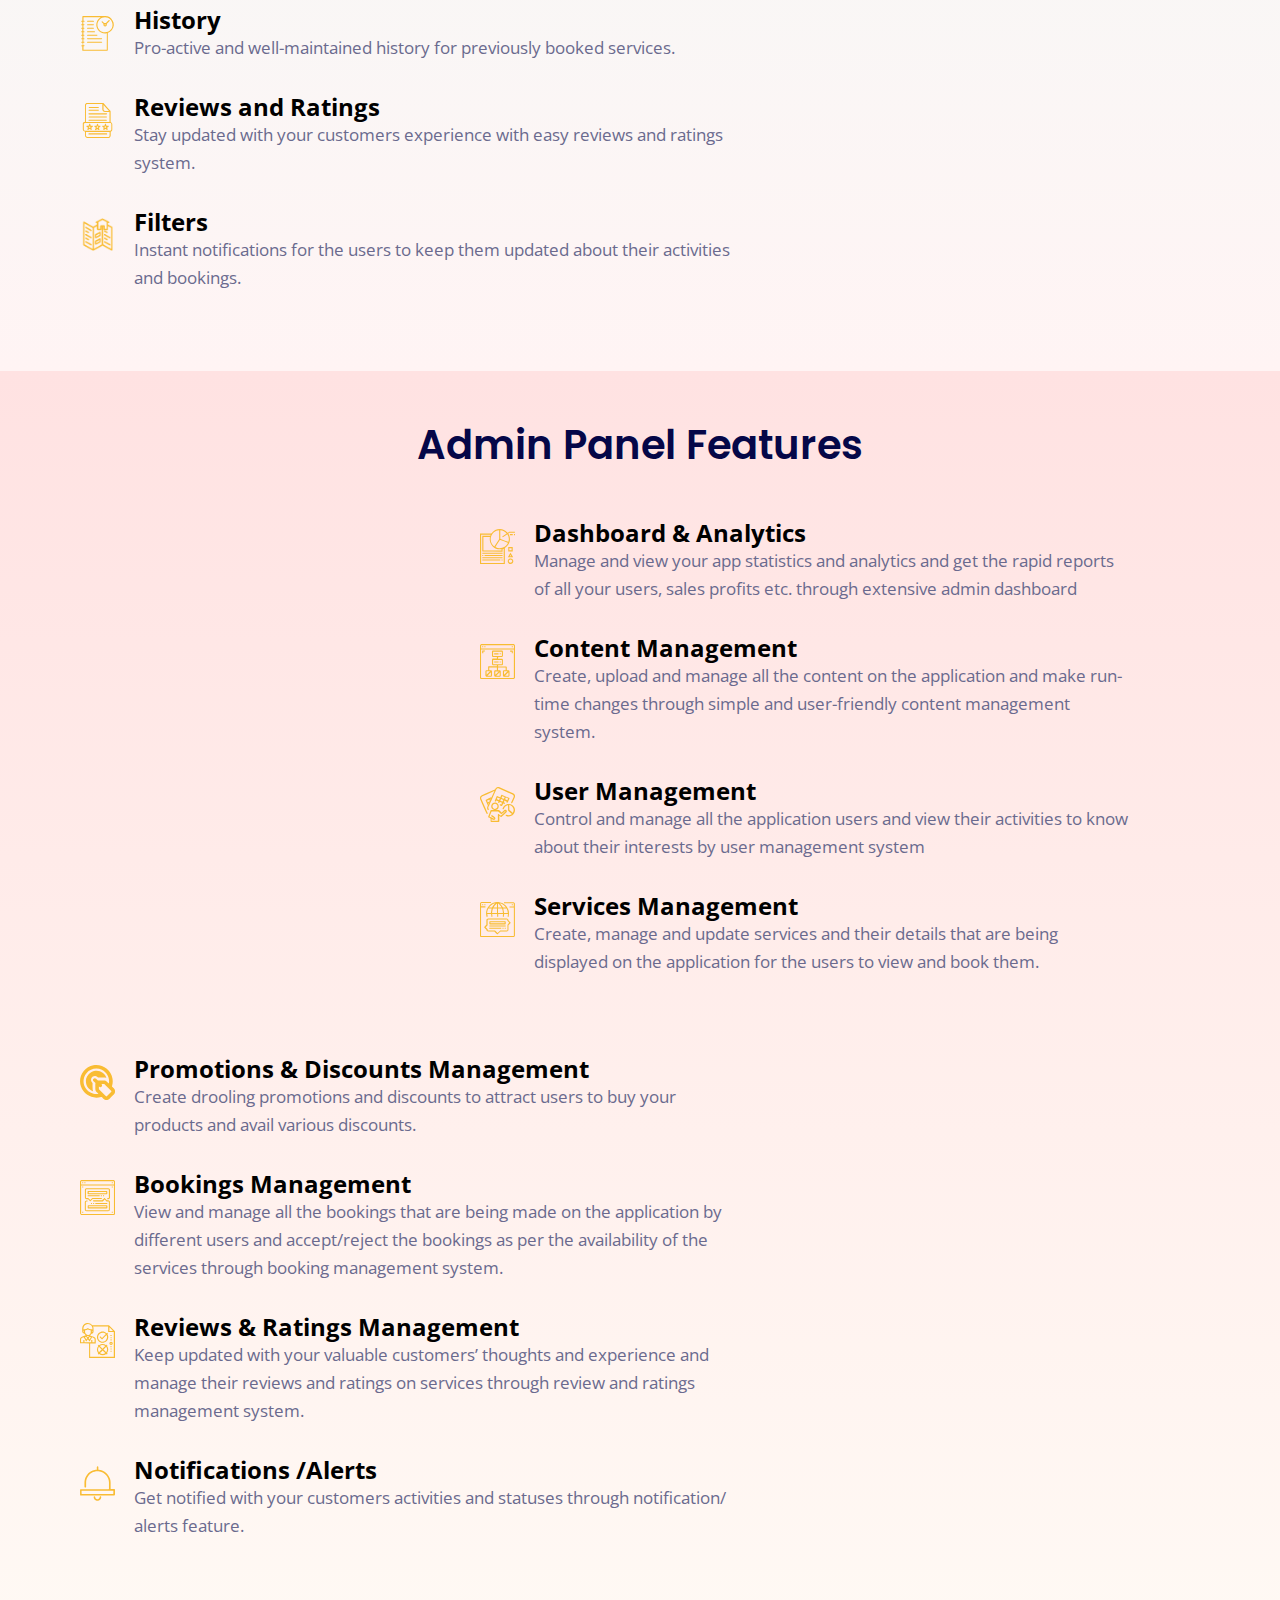
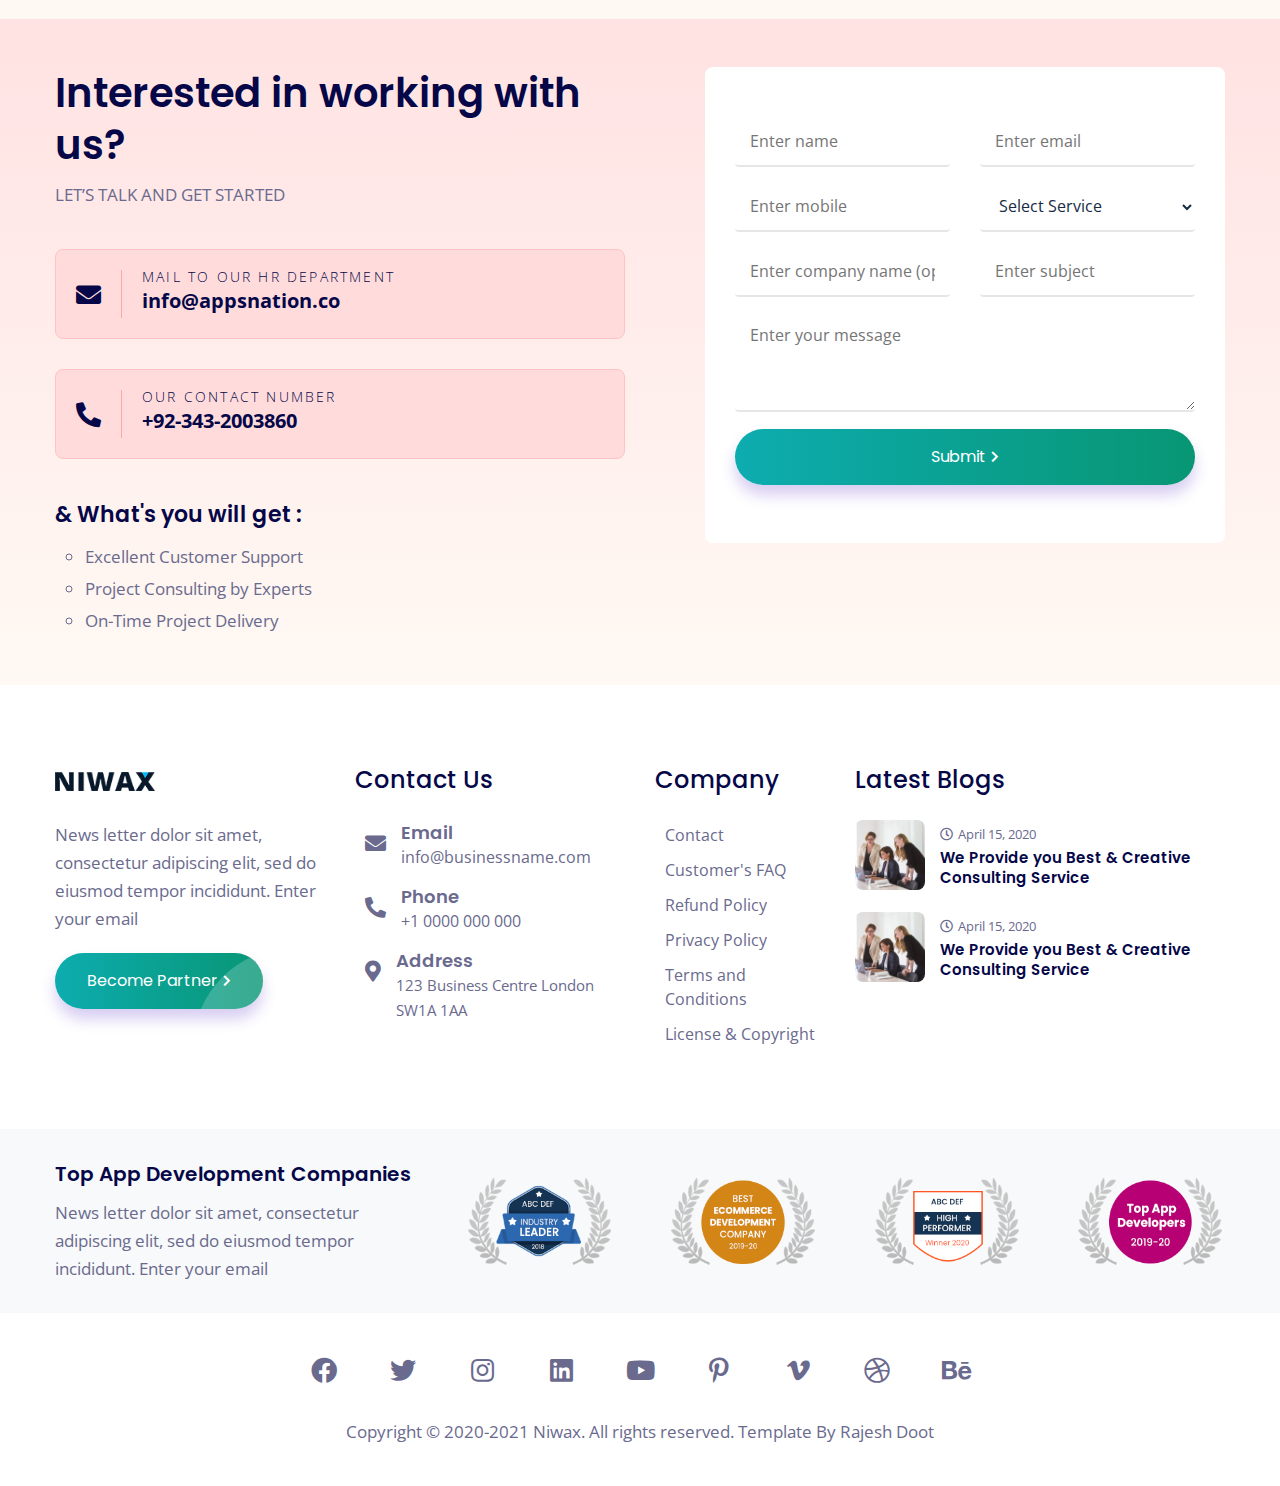
<file: booking-app.html>
<!DOCTYPE html>
<html lang="en" class="no-js">

<head>
    <meta charset="utf-8" />
    <title>Niwax - Web Design &amp; Digital Marketing Agency HTML Template</title>
    <meta name="description" content="Creative Agency, Marketing Agency Template">
    <meta name="keywords" content="Creative Agency, Marketing Agency">
    <meta name="author" content="rajesh-doot">
    <meta name="viewport" content="width=device-width,initial-scale=1">
    <meta http-equiv="X-UA-Compatible" content="IE=edge">
    <!--website-favicon-->
    <link href="images/favicon.png" rel="icon">
    <!--plugin-css-->
    <link href="css/bootstrap.min.css" rel="stylesheet">
    <link href="css/plugin.min.css" rel="stylesheet">
    <link href="https://cdnjs.cloudflare.com/ajax/libs/font-awesome/5.11.2/css/all.min.css" rel="stylesheet">
    <link href="https://fonts.googleapis.com/css2?family=Open+Sans:wght@400;600;700&family=Poppins:wght@300;400;500;600;700;800;900&display=swap" rel="stylesheet">
    <!-- template-style-->
    <link href="css/style.css" rel="stylesheet">
    <link href="css/responsive.css" rel="stylesheet">
    <link href="css/darkmode.css" rel="stylesheet"> </head>

<body>
    <!--Start Header -->
    <header class="nav-bg-w main-header navfix fixed-top menu-white">
        <div class="container-fluid m-pad">
            <div class="menu-header">
                <div class="dsk-logo">
                    <a class="nav-brand" href="index.html"> <img src="images/white-logo.png" alt="Logo" class="mega-white-logo" /> <img src="images/logo.png" alt="Logo" class="mega-darks-logo" /> </a>
                </div>
                <div class="custom-nav" role="navigation">
                    <ul class="nav-list">
                        <li class="sbmenu"> <a href="#" class="menu-links">Home</a>
                            <div class="nx-dropdown">
                                <div class="sub-menu-section">
                                    <div class="container">
                                        <div class="col-md-12">
                                            <div class="sub-menu-center-block">
                                                <div class="sub-menu-column">
                                                    <div class="menuheading">Multi-Page Demo</div>
                                                    <ul>
                                                        <li><a href="index.html">Homepage</a></li>
                                                        <li><a href="digital-agency.html">Digital Agency</a></li>
                                                        <li><a href="digital-agency-dark.html">Digital Agency Dark</a></li>
                                                        <li><a href="web-design-agency.html">Web Design Agency</a></li>
                                                        <li><a href="web-design-agency-dark.html">Web Design Agency Dark</a></li>
                                                        <li><a href="digital-marketing.html">Digital Marketing</a></li>
                                                        <li><a href="digital-marketing-dark.html">Digital Marketing Dark</a></li>
                                                        <li><a href="lead-generation.html">Lead Generation Agency</a></li>
                                                        <li><a href="lead-generation-dark.html">Lead Generation Agency Dark</a></li>
                                                    </ul>
                                                </div>
                                                <div class="sub-menu-column">
                                                    <div class="menuheading">&nbsp;</div>
                                                    <ul>
                                                        <li><a href="freelance-portfolio.html">Freelance Portfolio</a></li>
                                                        <li><a href="freelance-portfolio-dark.html">Freelance Portfolio Dark</a></li>
                                                        <li><a href="app-development.html">App Development Agency</a></li>
                                                        <li><a href="minimal-portfolio.html">Minimal Portfolio</a></li>
                                                        <li><a href="creative-agency.html">Creative Agency</a></li>
                                                        <li><a href="branding-agency.html">Branding  Agency</a></li>
                                                        <li><a href="modern-agency.html">Modern Agency</a></li>
                                                        <li><a href="business-and-startup.html">Business & Startup</a></li>
                                                        <li><a href="graphic-studio.html">Graphic Studio</a></li>
                                                    </ul>
                                                </div>
                                                <div class="sub-menu-column">
                                                    <div class="menuheading">One-Page Demo</div>
                                                    <ul>
                                                        <li><a href="digital-agency-onepage.html">Digital Agency</a></li>
                                                        <li><a href="digital-agency-dark-onepage.html">Digital Agency Dark</a></li>
                                                        <li><a href="web-design-agency-onepage.html">Web Design Agency</a></li>
                                                        <li><a href="web-design-agency-dark-onepage.html">Web Design Agency Dark</a></li>
                                                        <li><a href="digital-marketing-onepage.html">Digital Marketing</a></li>
                                                        <li><a href="digital-marketing-dark-onepage.html">Digital Marketing Dark</a></li>
                                                        <li><a href="lead-generation-onepage.html">Lead Generation Agency</a></li>
                                                        <li><a href="lead-generation-dark-onepage.html">Lead Generation Agency Dark</a></li>
                                                        <li><a href="freelance-portfolio-onepage.html">Freelance Portfolio</a></li>
                                                    </ul>
                                                </div>
                                                <div class="sub-menu-column">
                                                    <div class="menuheading">&nbsp;</div>
                                                    <ul>
                                                        <li><a href="freelance-portfolio-dark-onepage.html">Freelance Portfolio Dark</a></li>
                                                        <li><a href="app-development-onepage.html">App Development Agency</a></li>
                                                        <li><a href="minimal-portfolio-onepage.html">Minimal Portfolio</a></li>
                                                        <li><a href="creative-agency-onepage.html">Creative Agency</a></li>
                                                        <li><a href="branding-agency-onepage.html">Branding  Agency</a></li>
                                                        <li><a href="modern-agency-onepage.html">Modern Agency</a></li>
                                                        <li><a href="business-and-startup-onepage.html">Business & Startup</a></li>
                                                        <li><a href="graphic-studio-onepage.html">Graphic Studio</a></li>
                                                    </ul>
                                                </div>
                                            </div>
                                        </div>
                                    </div>
                                </div>
                            </div>
                        </li>
                        <li class="sbmenu"> <a href="#" class="menu-links">Pages</a>
                            <div class="nx-dropdown">
                                <div class="sub-menu-section">
                                    <div class="container">
                                        <div class="sub-menu-center-block">
                                            <div class="sub-menu-column">
                                                <ul>
                                                    <li><a href="about.html">About Us</a></li>
                                                    <li><a href="why-us.html">Why Us</a></li>
                                                    <li><a href="team.html">Our Team</a></li>
                                                    <li><a href="team-details.html">Team Single</a></li>
                                                    <li><a href="case-study.html">Case Study</a></li>
                                                    <li><a href="case-study-details.html">Case Study Single</a></li>
                                                </ul>
                                            </div>
                                            <div class="sub-menu-column">
                                                <ul>
                                                    <li><a href="mission-vision.html">Mission & Vision</a></li>
                                                    <li><a href="development-process.html">Development Process</a></li>
                                                    <li><a href="client-reviews.html">Client Reviews</a> </li>
                                                    <li><a href="clients.html">Our Clients</a></li>
                                                    <li><a href="get-quote.html">Contact Us</a> </li>
                                                    <li><a href="get-quote-2.html">Contact Us 2</a> </li>
                                                </ul>
                                            </div>
                                            <div class="sub-menu-column">
                                                <ul>
                                                    <li><a href="login.html">Login Page</a> </li>
                                                    <li><a href="service-card.html">Service Card</a> </li>
                                                    <li><a href="service-web.html">Service Web</a></li>
                                                    <li><a href="service-app.html">Service Mobile App</a></li>
                                                    <li><a href="service-marketing.html">Service Digital Marketing</a></li>
                                                    <li><a href="service-graphic.html">Service Graphic</a></li>
                                                </ul>
                                            </div>
                                            <div class="sub-menu-column">
                                                <ul>
                                                    <li><a href="career.html">Careers</a> </li>
                                                    <li><a href="shop-page.html">Shop Single</a> </li>
                                                    <li><a href="shop-details.html">Shop Details</a> </li>
                                                    <li><a href="shop-cart.html">Shop Cart</a> </li>
                                                </ul>
                                            </div>
                                        </div>
                                    </div>
                                </div>
                            </div>
                        </li>
                        <li class="sbmenu"> <a href="#" class="menu-links">Shortcodes</a>
                            <div class="nx-dropdown">
                                <div class="sub-menu-section">
                                    <div class="container">
                                        <div class="sub-menu-center-block">
                                            <div class="sub-menu-column">
                                                <ul>
                                                    <li><a href="pricing.html">Pricing</a></li>
                                                    <li><a href="typography.html">Typography</a></li>
                                                    <li><a href="button.html">Buttons</a></li>
                                                    <li><a href="locations.html">Office Location</a></li>
                                                </ul>
                                            </div>
                                            <div class="sub-menu-column">
                                                <ul>
                                                    <li><a href="faq.html">FAQs</a> </li>
                                                    <li><a href="tabs.html">Tabs</a></li>
                                                    <li><a href="error.html">404 Page</a></li>
                                                    <li><a href="gradients.html">Background Gradients</a></li>
                                                </ul>
                                            </div>
                                            <div class="sub-menu-column">
                                                <ul>
                                                    <li><a href="header-v1.html">Header v1</a></li>
                                                    <li><a href="header-v2.html">Header v2</a></li>
                                                    <li><a href="header-v3.html">Header v3</a></li>
                                                    <li><a href="footer-design.html">Footer</a></li>
                                                </ul>
                                            </div>
                                            <div class="sub-menu-column">
                                                <ul>
                                                    <li><a href="hover-animation.html">Hover Animation</a></li>
                                                    <li><a href="popup-modal.html">Popup Modal</a></li>
                                                    <li><a href="lists.html">Lists</a></li>
                                                    <li><a href="bootstrap-components.html">Bootstrap Components</a></li>
                                                </ul>
                                            </div>
                                        </div>
                                    </div>
                                </div>
                            </div>
                        </li>
                        <li class="sbmenu rpdropdown"> <a href="#" class="menu-links">Portfolio</a>
                            <div class="nx-dropdown menu-dorpdown">
                                <div class="sub-menu-section">
                                    <div class="sub-menu-center-block">
                                        <div class="sub-menu-column smfull">
                                            <ul>
                                                <li><a href="portfolio.html">Portfolio Grid 1</a> </li>
                                                <li><a href="portfolio-2.html">Portfolio Grid 2</a> </li>
                                                <li><a href="portfolio-block.html">Portfolio Wide Block</a> </li>
                                                <li><a href="portfolio-details.html">Portfolio Details</a> </li>
                                            </ul>
                                        </div>
                                    </div>
                                </div>
                            </div>
                        </li>
                        <li class="sbmenu rpdropdown"> <a href="#" class="menu-links">Blog</a>
                            <div class="nx-dropdown menu-dorpdown">
                                <div class="sub-menu-section">
                                    <div class="sub-menu-center-block">
                                        <div class="sub-menu-column smfull">
                                            <ul>
                                                <li><a href="blog-grid-1.html">Blog Grid 1</a> </li>
                                                <li><a href="blog-grid-2.html">Blog Grid 2</a> </li>
                                                <li><a href="blog-right-sidebar.html">Blog Right Sidebar</a> </li>
                                                <li><a href="blog-left-sidebar.html">Blog Left Sidebar</a> </li>
                                                <li><a href="blog-single.html">Blog Single</a></li>
                                            </ul>
                                        </div>
                                    </div>
                                </div>
                            </div>
                        </li>
                        <li> <a href="#" class="menu-links right-bddr">&nbsp;</a>
                            <!--menu right border-->
                            <li class="contact-show">
                                <a href="#" class="btn-round- trngl btn-br bg-btn3">
                                    <i class="fas fa-phone-alt"></i>
                                </a>
                                <div class="contact-inquiry">
                                    <div class="contact-info-">
                                        <div class="contct-heading">Niwax Contacts</div>
                                        <div class="inquiry-card-nn hrbg">
                                            <div class="title-inq-c">FOR HR DEPARTMENT</div>
                                            <ul>
                                                <li class="mb0"><img src="images/flags/us.svg" alt="us office" class="flags-size"> <a href="tel:1111111111">+1-123-456-7890</a></li>
                                            </ul>
                                        </div>
                                        <div class="inquiry-card-nn">
                                            <div class="title-inq-c">FOR SALES DEPARTMENT</div>
                                            <ul>
                                                <li>
                                                    <a href="tel:1111111111"><img src="images/flags/us.svg" alt="us office" class="flags-size"> +1-123-456-7890</a>
                                                </li>
                                                <li>
                                                    <a href="tel:1111111111"><img src="images/flags/au.svg" alt="australia office" class="flags-size"> +1-123-456-7890</a>
                                                </li>
                                                <li><i class="fab fa-skype"></i><a href="skype:niwax.company?call">niwax.company</a></li>
                                                <li><i class="fas fa-envelope"></i><a href="mailto:info@businessname.com">info@businessname.com</a></li>
                                            </ul>
                                        </div>
                                    </div>
                                </div>
                            </li>
                            <li><a href="get-quote.html" class="btn-br bg-btn3 btshad-b2 lnk">Request A Quote <span class="circle"></span></a> </li>
                    </ul>
                </div>
                <div class="mobile-menu2">
                    <ul class="mob-nav2">
                        <li><a href="#" class="btn-round- trngl btn-br bg-btn btshad-b1" data-toggle="modal" data-target="#menu-popup"><i class="fas fa-envelope-open-text"></i></a></li>
                        <li class="navm-"> <a class="toggle" href="#"><span></span></a></li>
                    </ul>
                </div>
            </div>
            <!--Mobile Menu-->
            <nav id="main-nav">
                <ul class="first-nav">
                    <li> <a href="#">Home</a>
                        <ul>
                            <li> <a href="#">Multi-Page Demo</a>
                                <ul>
                                    <li><a href="index.html">Homepage</a></li>
                                    <li><a href="digital-agency.html">Digital Agency</a></li>
                                    <li><a href="digital-agency-dark.html">Digital Agency Dark</a></li>
                                    <li><a href="web-design-agency.html">Web Design Agency</a></li>
                                    <li><a href="web-design-agency-dark.html">Web Design Agency Dark</a></li>
                                    <li><a href="digital-marketing.html">Digital Marketing</a></li>
                                    <li><a href="digital-marketing-dark.html">Digital Marketing Dark</a></li>
                                    <li><a href="lead-generation.html">Lead Generation Agency</a></li>
                                    <li><a href="lead-generation-dark.html">Lead Generation Agency Dark</a></li>
                                    <li><a href="freelance-portfolio.html">Freelance Portfolio</a></li>
                                    <li><a href="freelance-portfolio-dark.html">Freelance Portfolio Dark</a></li>
                                    <li><a href="minimal-portfolio.html">Minimal Portfolio</a></li>
                                    <li><a href="creative-agency.html">Creative Agency</a></li>
                                    <li><a href="branding-agency.html">Branding  Agency</a></li>
                                    <li><a href="app-development.html">App Development Agency</a></li>
                                    <li><a href="modern-agency.html">Modern Agency</a></li>
                                    <li><a href="business-and-startup.html">Business & Startup</a></li>
                                    <li><a href="graphic-studio.html">Graphic Studio</a></li>
                                </ul>
                            </li>
                            <li> <a href="#">One-Page Demo</a>
                                <ul>
                                    <li><a href="digital-agency-onepage.html">Digital Agency</a></li>
                                    <li><a href="digital-agency-dark-onepage.html">Digital Agency Dark</a></li>
                                    <li><a href="web-design-agency-onepage.html">Web Design Agency</a></li>
                                    <li><a href="web-design-agency-dark-onepage.html">Web Design Agency Dark</a></li>
                                    <li><a href="digital-marketing-onepage.html">Digital Marketing</a></li>
                                    <li><a href="digital-marketing-dark-onepage.html">Digital Marketing Dark</a></li>
                                    <li><a href="lead-generation-onepage.html">Lead Generation Agency</a></li>
                                    <li><a href="lead-generation-dark-onepage.html">Lead Generation Agency Dark</a></li>
                                    <li><a href="freelance-portfolio-onepage.html">Freelance Portfolio</a></li>
                                    <li><a href="freelance-portfolio-dark-onepage.html">Freelance Portfolio Dark</a></li>
                                    <li><a href="app-development-onepage.html">App Development Agency</a></li>
                                    <li><a href="minimal-portfolio-onepage.html">Minimal Portfolio</a></li>
                                    <li><a href="creative-agency-onepage.html">Creative Agency</a></li>
                                    <li><a href="branding-agency-onepage.html">Branding  Agency</a></li>
                                    <li><a href="modern-agency-onepage.html">Modern Agency</a></li>
                                    <li><a href="business-and-startup-onepage.html">Business & Startup</a></li>
                                    <li><a href="graphic-studio-onepage.html">Graphic Studio</a></li>
                                </ul>
                            </li>
                        </ul>
                    </li>
                    <li> <a href="#">Pages</a>
                        <ul>
                            <li><a href="about.html">About Us</a></li>
                            <li><a href="why-us.html">Why Us</a></li>
                            <li><a href="team.html">Our Team</a></li>
                            <li><a href="team-details.html">Team Single</a></li>
                            <li><a href="case-study.html">Case Study</a></li>
                            <li><a href="case-study-details.html">Case Study Single</a></li>
                            <li><a href="mission-vision.html">Mission & Vision</a></li>
                            <li><a href="development-process.html">Development Process</a></li>
                            <li><a href="client-reviews.html">Client Reviews</a> </li>
                            <li><a href="clients.html">Our Clients</a></li>
                            <li><a href="get-quote.html">Contact Us</a> </li>
                            <li><a href="get-quote-2.html">Contact Us 2</a> </li>
                            <li><a href="login.html">Login Page</a> </li>
                            <li><a href="service-card.html">Service Card</a> </li>
                            <li><a href="service-web.html">Service Web</a></li>
                            <li><a href="service-app.html">Service Mobile App</a></li>
                            <li><a href="service-marketing.html">Service Digital Marketing</a></li>
                            <li><a href="service-graphic.html">Service Graphic</a></li>
                            <li><a href="career.html">Careers</a> </li>
                            <li><a href="shop-page.html">Shop Single</a> </li>
                            <li><a href="shop-details.html">Shop Details</a> </li>
                            <li><a href="shop-cart.html">Shop Cart</a> </li>
                        </ul>
                    </li>
                    <li> <a href="#">Shortcodes</a>
                        <ul>
                            <li><a href="pricing.html">Pricing</a></li>
                            <li><a href="typography.html">Typography</a></li>
                            <li><a href="button.html">Buttons</a></li>
                            <li><a href="locations.html">Office Location</a></li>
                            <li><a href="faq.html">FAQs</a> </li>
                            <li><a href="tabs.html">Tabs</a></li>
                            <li><a href="error.html">404 Page</a></li>
                            <li><a href="gradients.html">Background Gradients</a></li>
                            <li><a href="header-v1.html">Header v1</a></li>
                            <li><a href="header-v2.html">Header v2</a></li>
                            <li><a href="header-v3.html">Header v3</a></li>
                            <li><a href="footer-design.html">Footer</a></li>
                            <li><a href="hover-animation.html">Hover Animation</a></li>
                            <li><a href="popup-modal.html">Popup Modal</a></li>
                            <li><a href="lists.html">Lists</a></li>
                            <li><a href="bootstrap-components.html">Bootstrap Components</a></li>
                        </ul>
                    </li>
                    <li> <a href="#">Portfolio</a>
                        <ul>
                            <li><a href="portfolio.html">Portfolio Grid 1</a> </li>
                            <li><a href="portfolio-2.html">Portfolio Grid 2</a> </li>
                            <li><a href="portfolio-block.html">Portfolio Wide Block</a> </li>
                            <li><a href="portfolio-details.html">Portfolio Details</a> </li>
                        </ul>
                    </li>
                    <li> <a href="#">Blog</a>
                        <ul>
                            <li><a href="blog-grid-1.html">Blog Grid 1</a> </li>
                            <li><a href="blog-grid-2.html">Blog Grid 2</a> </li>
                            <li><a href="blog-right-sidebar.html">Blog Right Sidebar</a> </li>
                            <li><a href="blog-left-sidebar.html">Blog Left Sidebar</a> </li>
                            <li><a href="blog-single.html">Blog Single</a></li>
                        </ul>
                    </li>
                </ul>
                <ul class="bottom-nav">
                    <li class="prb">
                        <a href="tel:+11111111111">
                            <svg xmlns="http://www.w3.org/2000/svg" viewBox="0 0 384 384">
								<path d="M353.188,252.052c-23.51,0-46.594-3.677-68.469-10.906c-10.719-3.656-23.896-0.302-30.438,6.417l-43.177,32.594
								  c-50.073-26.729-80.917-57.563-107.281-107.26l31.635-42.052c8.219-8.208,11.167-20.198,7.635-31.448
								  c-7.26-21.99-10.948-45.063-10.948-68.583C132.146,13.823,118.323,0,101.333,0H30.813C13.823,0,0,13.823,0,30.813
								  C0,225.563,158.438,384,353.188,384c16.99,0,30.813-13.823,30.813-30.813v-70.323C384,265.875,370.177,252.052,353.188,252.052z" /> </svg>
                        </a>
                    </li>
                    <li class="prb">
                        <a href="mailto:somewebmedia@gmail.com">
                            <svg xmlns="http://www.w3.org/2000/svg" width="24" height="24" viewBox="0 0 24 24">
								<path d="M20 4H4c-1.1 0-1.99.9-1.99 2L2 18c0 1.1.9 2 2 2h16c1.1 0 2-.9 2-2V6c0-1.1-.9-2-2-2zm0 4l-8 5-8-5V6l8 5 8-5v2z" />
								<path d="M0 0h24v24H0z" fill="none" /> </svg>
                        </a>
                    </li>
                    <li class="prb">
                        <a href="skype:niwax.company?call">
                            <svg enable-background="new 0 0 24 24" height="18" viewBox="0 0 24 24" width="18" xmlns="http://www.w3.org/2000/svg">
								<path d="m23.309 14.547c1.738-7.81-5.104-14.905-13.139-13.543-4.362-2.707-10.17.352-10.17 5.542 0 1.207.333 2.337.912 3.311-1.615 7.828 5.283 14.821 13.311 13.366 5.675 3.001 11.946-2.984 9.086-8.676zm-7.638 4.71c-2.108.867-5.577.872-7.676-.227-2.993-1.596-3.525-5.189-.943-5.189 1.946 0 1.33 2.269 3.295 3.194.902.417 2.841.46 3.968-.3 1.113-.745 1.011-1.917.406-2.477-1.603-1.48-6.19-.892-8.287-3.483-.911-1.124-1.083-3.107.037-4.545 1.952-2.512 7.68-2.665 10.143-.768 2.274 1.76 1.66 4.096-.175 4.096-2.207 0-1.047-2.888-4.61-2.888-2.583 0-3.599 1.837-1.78 2.731 2.466 1.225 8.75.816 8.75 5.603-.005 1.992-1.226 3.477-3.128 4.253z" /> </svg>
                        </a>
                    </li>
                </ul>
            </nav>
        </div>
    </header>
    <!--Mobile contact-->
    <div class="popup-modal1">
        <div class="modal" id="menu-popup">
            <div class="modal-dialog">
                <div class="modal-content">
                    <div class="modal-header">
                        <div class="common-heading">
                            <h4 class="mt0 mb0">Write a Message</h4>
                        </div>
                        <button type="button" class="closes" data-dismiss="modal">&times;</button>
                    </div>
                    <!-- Modal body -->
                    <div class="modal-body">
                        <div class="form-block fdgn2 mt10 mb10">
                            <form action="#" method="post" name="feedback-form">
                                <div class="fieldsets row">
                                    <div class="col-md-12">
                                        <input type="text" placeholder="Full Name" name="name">
                                    </div>
                                    <div class="col-md-12">
                                        <input type="email" placeholder="Email Address" name="email">
                                    </div>
                                    <div class="col-md-12">
                                        <input type="number" placeholder="Contact Number" name="phone">
                                    </div>
                                    <div class="col-md-12">
                                        <input type="text" placeholder="Subject" name="subject">
                                    </div>
                                    <div class="col-md-12">
                                        <textarea placeholder="Message" name="message"></textarea>
                                    </div>
                                </div>
                                <div class="fieldsets mt20 pb20">
                                    <button type="submit" name="submit" class="lnk btn-main bg-btn" data-dismiss="modal">Submit <i class="fas fa-chevron-right fa-icon"></i><span class="circle"></span></button>
                                </div>
                            </form>
                        </div>
                    </div>
                </div>
            </div>
        </div>
    </div>
    <!--Mobile contact-->
    <!--End Header -->
    <!--Breadcrumb Area-->
    <section class="breadcrumb-areav2" data-background="images/banner/8.jpg">
        <div class="container">
            <div class="row justify-content-center">
                <div class="col-lg-9">
                    <div class="bread-titlev2">
                        <h1 class="wow fadeInUp" data-wow-delay=".2s">Bookd Up</h1>
                        <p class="mt20 wow fadeInUp" data-wow-delay=".4s">The unique platform where user can find different professions with their leisure time, set the slot, create a request, select an automated venue and enjoy the exposure around. </p>
                        <a href="#" class="btn-main bg-btn3 lnk mt20 wow zoomInDown" data-wow-delay=".6s">Get Quote
                            <i class="fas fa-chevron-right fa-icon"></i>
                            <span class="circle"></span>
                        </a>
                    </div>
                </div>
            </div>
        </div>
    </section>
    <!--Start Why-->
    <section class="service py-5 bg-gradient6">
        <div class="container">
            <div class="row justify-content-center text-center">
                <div class="col-sm-12">
                    <h2>Booking App Feature Listing</h2>
                </div>
            </div>
            <div class="row mt-5">
                <div class="col-lg-4 my-auto">
                    <div class="image-block wow fadeIn ">
                        <img src="images/solutions/mockup-1.png" alt="image" class="img-fluid no-shadow" />
                    </div>
                </div>
                <div class="col-lg-8 block-1">
                    <div class="common-heading listSec text-l pl25">
                        <ul>
                            <li>
                                <img class="lazy loaded" src="images/solutions/search.svg" alt="search" data-was-processed="true">
                                <p>
                                    <span>Search</span> Speedy and swift search feature for the users to search for the required services.
                                </p>
                            </li>
                            <li>
                                <img class="lazy loaded" src="images/solutions/services.svg" alt="services" data-was-processed="true">
                                <p>
                                    <span>services  </span> Substantial and diversified list of services for the valuable users to look for their desired services.
                                </p>
                            </li>
                            <li>
                                <img class="lazy loaded" src="images/solutions/property-information.png" alt="property" data-was-processed="true">
                                <p>
                                    <span>Filters  </span> Diversified and dynamic filters for the users to search for their desired services as per their requirements and needs.
                                </p>
                            </li>
                            <li>
                                <img class="lazy loaded" src="images/solutions/booking.svg" alt="booking" data-was-processed="true">
                                <p>
                                    <span>Booking</span> Instant pre-booking system to avoid waiting in the queues and spoiling the mood.
                                </p>
                            </li>
                            <li>
                                <img class="lazy loaded" src="images/solutions/mortgage-finance-center.png" alt="mortgage" data-was-processed="true">
                                <p>
                                    <span>Mortgage/Finance Center</span> Systematic and methodical mortgage/ finance center to calculate and get the best mortgage rates.
                                </p>
                            </li>
                            <li>
                                <img class="lazy loaded" src="images/solutions/promotions-and-discounts.svg" alt="promotions" data-was-processed="true">
                                <p>
                                    <span>Promotions &amp; Discounts</span> Special discounts and promotions to attract your valuable customers.
                                </p>
                            </li>
                        </ul>
                    </div>
                </div>
            </div>
            <div class="row mt-5">
                <div class="col-lg-8 block-1">
                    <div class="common-heading listSec text-l pl25">
                        <ul>
                            <li>
                                <img class="lazy loaded" src="images/solutions/check-out.svg" alt="check" data-was-processed="true">
                                <p>
                                    <span>Check Out</span> Easy and user-friendly checkout feature to pay for the bookings online.
                                </p>
                            </li>
                            <li>
                                <img class="lazy loaded" src="images/solutions/payment-gateways.svg" alt="payment" data-was-processed="true">
                                <p>
                                    <span>Payment Gateways  </span> Popular and advanced payment methods for easy payments and check-outs.
                                </p>
                            </li>
                            <li>
                                <img class="lazy loaded" src="images/solutions/e-wallet.svg" alt="wallet" data-was-processed="true">
                                <p>
                                    <span>E-Wallet  </span> Systematic and responsive E-e-wallet for the users to make online payments with ease and minimum efforts.
                                </p>
                            </li>
                            <li>
                                <img class="lazy loaded" src="images/solutions/history.svg" alt="history" data-was-processed="true">
                                <p>
                                    <span>History</span> Pro-active and well-maintained history for previously booked services.
                                </p>
                            </li>
                            <li>
                                <img class="lazy loaded" src="images/solutions/reviews-and-ratings.svg" alt="reviews" data-was-processed="true">
                                <p>
                                    <span>Reviews and Ratings</span> Stay updated with your customers experience with easy reviews and ratings system.
                                </p>
                            </li>
                            <li>
                                <img class="lazy loaded" src="images/solutions/property-information.png" alt="property" data-was-processed="true">
                                <p>
                                    <span>Filters</span> Instant notifications for the users to keep them updated about their activities and bookings.
                                </p>
                            </li>
                        </ul>
                    </div>
                </div>
                <div class="col-lg-4 my-auto">
                    <div class="image-block wow fadeIn ">
                        <img src="images/solutions/mockup-2.png" alt="image" class="img-fluid no-shadow" />
                    </div>
                </div>
            </div>
        </div>
    </section>
    <!--End Why-->
    <!--Start Why-->
    <section class="service py-5 bg-gradient7">
        <div class="container">
            <div class="row justify-content-center text-center">
                <div class="col-sm-12">
                    <h2>Admin Panel Features</h2>
                </div>
            </div>
            <div class="row mt-5">
                <div class="col-lg-4 my-auto">
                    <div class="image-block wow fadeIn ">
                        <img src="images/solutions/mockup-3.png" alt="image" class="img-fluid no-shadow" />
                    </div>
                </div>
                <div class="col-lg-8 block-1">
                    <div class="common-heading listSec text-l pl25">
                        <ul>
                            <li>
                                <img class="lazy loaded" src="images/solutions/dashboard-analytics.svg" alt="analytics" data-was-processed="true">
                                <p>
                                    <span>Dashboard &amp; Analytics</span> Manage and view your app statistics and analytics and get the rapid reports of all your users, sales profits etc. through extensive admin dashboard
                                </p>
                            </li>
                            <li>
                                <img class="lazy loaded" src="images/solutions/content-management.svg" alt="content" data-was-processed="true">
                                <p>
                                    <span>Content Management  </span> Create, upload and manage all the content on the application and make run-time changes through simple and user-friendly content management system.
                                </p>
                            </li>
                            <li>
                                <img class="lazy loaded" src="images/solutions/user-management.svg" alt="user" data-was-processed="true">
                                <p>
                                    <span>User Management  </span> Control and manage all the application users and view their activities to know about their interests by user management system
                                </p>
                            </li>
                            <li>
                                <img class="lazy loaded" src="images/solutions/services-management.svg" alt="management" data-was-processed="true">
                                <p>
                                    <span>Services Management</span> Create, manage and update services and their details that are being displayed on the application for the users to view and book them.
                                </p>
                            </li>

                        </ul>
                    </div>
                </div>
            </div>
            <div class="row mt-5">
                <div class="col-lg-8 block-1">
                    <div class="common-heading listSec text-l pl25">
                        <ul>
                            <li>
                                <img class="lazy loaded" src="images/solutions/promotions-and-discounts.svg" alt="promotions" data-was-processed="true">
                                <p>
                                    <span>Promotions &amp; Discounts Management</span> Create drooling promotions and discounts to attract users to buy your products and avail various discounts.
                                </p>
                            </li>
                            <li>
                                <img class="lazy loaded" src="images/solutions/bookings-management.svg" alt="bookings" data-was-processed="true">
                                <p>
                                    <span>Bookings Management</span> View and manage all the bookings that are being made on the application by different users and accept/reject the bookings as per the availability of the services through booking management
                                    system.
                                </p>
                            </li>
                            <li>
                                <img class="lazy loaded" src="images/solutions/reviews-ratings-management.svg" alt="reviews" data-was-processed="true">
                                <p>
                                    <span>Reviews &amp; Ratings Management</span> Keep updated with your valuable customers’ thoughts and experience and manage their reviews and ratings on services through review and ratings management system.
                                </p>
                            </li>
                            <li>
                                <img class="lazy loaded" src="images/solutions/notifications-alerts.svg" alt="notifications" data-was-processed="true">
                                <p>
                                    <span>Notifications /Alerts  </span> Get notified with your customers activities and statuses through notification/ alerts feature.
                                </p>
                            </li>



                        </ul>
                    </div>
                </div>
                <div class="col-lg-4 my-auto">
                    <div class="image-block wow fadeIn ">
                        <img src="images/solutions/mockup-4.png" alt="image" class="img-fluid no-shadow" />
                    </div>
                </div>
            </div>
        </div>
    </section>
    <!--End Why-->
    <!--Start contact-->
    <section class="contact--block bg-gradient1 py-5">
        <div class="container">
            <div class="row justify-content-center">
                <div class="col-lg-6">
                    <div class="common-heading text-l text-wt">
                        <h2 class="mb0">Interested in working with us?</h2>
                        <p>LET’S TALK AND GET STARTED</p>
                    </div>
                    <div class="contact-fields">
                        <div class="connect-block mt40">
                            <a href="mailto:info@abcd.com" tabindex="-1">
                                <div class="icon-fld-nx v-center">
                                    <i class="fas fa-envelope"></i>
                                </div>
                                <div class="text-fld-nx v-center">
                                    <span class="small-text rows">mail to our hr department</span>
                                    <span class="large-text rows">info@appsnation.co</span>
                                </div>
                            </a>
                        </div>
                        <div class="connect-block mt30">
                            <a href="tel:12345679" class="transition" tabindex="-1">
                                <div class="icon-fld-nx v-center">
                                    <i class="fas fa-phone-alt"></i>
                                </div>
                                <div class="text-fld-nx v-center">
                                    <span class="small-text rows">Our contact Number</span>
                                    <span class="large-text rows">+92-343-2003860</span>
                                </div>
                            </a>
                        </div>
                        <div class="text-fieds- mt40">
                            <h4>&amp; What's you will get :</h4>
                            <ul class="list-style- mt10">
                                <li>Excellent Customer Support</li>
                                <li>Project Consulting by Experts</li>
                                <li>On-Time Project Delivery</li>
                            </ul>
                        </div>
                    </div>
                </div>
                <div class="col-lg-6">
                    <div class="contact-form-card-pr contact-block-btm">
                        <div class="form-block">
                            <form id="contactForm" data-toggle="validator" class="shake">
                                <div class="row">
                                    <div class="form-group col-sm-6">
                                        <input type="text" id="name" placeholder="Enter name" required="" data-error="Please fill Out">
                                        <div class="help-block with-errors"></div>
                                    </div>
                                    <div class="form-group col-sm-6">
                                        <input type="email" id="email" placeholder="Enter email" required="">
                                        <div class="help-block with-errors"></div>
                                    </div>
                                </div>
                                <div class="row">
                                    <div class="form-group col-sm-6">
                                        <input type="text" id="mobile" placeholder="Enter mobile" required="" data-error="Please fill Out">
                                        <div class="help-block with-errors"></div>
                                    </div>
                                    <div class="form-group col-sm-6">
                                        <select name="Dtype" id="Dtype" required="">
											<option value="">Select Service</option>
											<option value="designing">Designing</option>
											<option value="development">Development</option>
											<option value="social-media">Social Media</option>
											<option value="seo">SEO</option>
											<option value="email-marketing">Email Marketing</option>
											<option value="paind-marketing">Paid Marketing</option>
											<option value="ecommerce-managment">E-Commerce Management</option>
										</select>
                                        <div class="help-block with-errors"></div>
                                    </div>
                                </div>
                                <div class="row">
                                    <div class="form-group col-sm-6">
                                        <input type="text" id="company" placeholder="Enter company name (optional)" required="" data-error=""> </div>
                                    <div class="form-group col-sm-6">
                                        <input type="text" id="subject" placeholder="Enter subject" required="" data-error="Please fill Out">
                                        <div class="help-block with-errors"></div>
                                    </div>
                                </div>
                                <div class="form-group">
                                    <textarea id="message" rows="5" placeholder="Enter your message" required=""></textarea>
                                    <div class="help-block with-errors"></div>
                                </div>
                                <button type="submit" id="form-submit" class="btn lnk btn-main bg-btn3">Submit
                                    <i class="fas fa-chevron-right fa-icon"></i>
                                </button>
                                <div id="msgSubmit" class="h3 text-center hidden"></div>
                                <div class="clearfix"></div>
                            </form>
                        </div>
                    </div>
                </div>
            </div>
        </div>
    </section>
    <!--End contact-->
    <!--Start Footer-->
    <footer>
        <div class="footer-row2">
            <div class="container">
                <div class="row justify-content-between">
                    <div class="col-lg-3 col-sm-6 ftr-brand-pp">
                        <a class="navbar-brand mt30 mb25" href="#"> <img src="images/logo.png" alt="Logo" width="100" /></a>
                        <p>News letter dolor sit amet, consectetur adipiscing elit, sed do eiusmod tempor incididunt. Enter your email</p>
                        <a href="#" class="btn-main bg-btn3 lnk mt20">Become Partner
                            <i class="fas fa-chevron-right fa-icon"></i>
                            <span class="circle"></span>
                        </a>
                    </div>
                    <div class="col-lg-3 col-sm-6">
                        <h5>Contact Us</h5>
                        <ul class="footer-address-list ftr-details">
                            <li> <span><i class="fas fa-envelope"></i></span>
                                <p>Email <span> <a href="mailto:info@businessname.com">info@businessname.com</a></span></p>
                            </li>
                            <li> <span><i class="fas fa-phone-alt"></i></span>
                                <p>Phone <span> <a href="tel:+10000000000">+1 0000 000 000</a></span></p>
                            </li>
                            <li> <span><i class="fas fa-map-marker-alt"></i></span>
                                <p>Address <span> 123 Business Centre London SW1A 1AA</span></p>
                            </li>
                        </ul>
                    </div>
                    <div class="col-lg-2 col-sm-6">
                        <h5>Company</h5>
                        <ul class="footer-address-list link-hover">
                            <li><a href="get-quote.html">Contact</a></li>
                            <li><a href="javascript:void(0)">Customer's FAQ</a></li>
                            <li><a href="javascript:void(0)">Refund Policy</a></li>
                            <li><a href="javascript:void(0)">Privacy Policy</a></li>
                            <li><a href="javascript:void(0)">Terms and Conditions</a></li>
                            <li><a href="javascript:void(0)">License & Copyright</a></li>
                        </ul>
                    </div>
                    <div class="col-lg-4 col-sm-6 footer-blog-">
                        <h5>Latest Blogs</h5>
                        <div class="single-blog-">
                            <div class="post-thumb">
                                <a href="#"><img src="images/blog/blog-small.jpg" alt="blog"></a>
                            </div>
                            <div class="content">
                                <p class="post-meta"><span class="post-date"><i class="far fa-clock"></i>April 15, 2020</span></p>
                                <h4 class="title"><a href="blog-sngle.html">We Provide you Best &amp; Creative Consulting Service</a></h4>
                            </div>
                        </div>
                        <div class="single-blog-">
                            <div class="post-thumb">
                                <a href="#"><img src="images/blog/blog-small.jpg" alt="blog"></a>
                            </div>
                            <div class="content">
                                <p class="post-meta"><span class="post-date"><i class="far fa-clock"></i>April 15, 2020</span></p>
                                <h4 class="title"><a href="blog-sngle.html">We Provide you Best &amp; Creative Consulting Service</a></h4>
                            </div>
                        </div>
                    </div>
                </div>
            </div>
        </div>
        <div class="footer-brands">
            <div class="container">
                <div class="row">
                    <div class="col-lg-4 v-center">
                        <h5 class="mb10">Top App Development Companies</h5>
                        <p>News letter dolor sit amet, consectetur adipiscing elit, sed do eiusmod tempor incididunt. Enter your email</p>
                    </div>
                    <div class="col-lg-8 v-center">
                        <ul class="footer-badges-">
                            <li>
                                <a href="#"><img src="images/about/badges-a.png" alt="badges"></a>
                            </li>
                            <li>
                                <a href="#"><img src="images/about/badges-b.png" alt="badges"></a>
                            </li>
                            <li>
                                <a href="#"><img src="images/about/badges-c.png" alt="badges"></a>
                            </li>
                            <li>
                                <a href="#"><img src="images/about/badges-d.png" alt="badges"></a>
                            </li>
                        </ul>
                    </div>
                </div>
            </div>
        </div>
        <div class="footer-row3">
            <div class="copyright">
                <div class="container">
                    <div class="row">
                        <div class="col-lg-12">
                            <div class="footer-social-media-icons">
                                <a href="javascript:void(0)" target="blank"><i class="fab fa-facebook"></i></a>
                                <a href="javascript:void(0)" target="blank"><i class="fab fa-twitter"></i></a>
                                <a href="javascript:void(0)" target="blank"><i class="fab fa-instagram"></i></a>
                                <a href="javascript:void(0)" target="blank"><i class="fab fa-linkedin"></i></a>
                                <a href="javascript:void(0)" target="blank"><i class="fab fa-youtube"></i></a>
                                <a href="javascript:void(0)" target="blank"><i class="fab fa-pinterest-p"></i></a>
                                <a href="javascript:void(0)" target="blank"><i class="fab fa-vimeo-v"></i></a>
                                <a href="javascript:void(0)" target="blank"><i class="fab fa-dribbble"></i></a>
                                <a href="javascript:void(0)" target="blank"><i class="fab fa-behance"></i></a>
                            </div>
                            <div class="footer-">
                                <p>Copyright &copy; 2020-2021 Niwax. All rights reserved. Template By <a href="https://themeforest.net/user/rajesh-doot/portfolio" target="blank">Rajesh Doot</a></p>
                            </div>
                        </div>
                    </div>
                </div>
            </div>
        </div>
    </footer>
    <!--End Footer-->
    <!-- js placed at the end of the document so the pages load faster -->
    <script src="js/vendor/modernizr-3.5.0.min.js"></script>
    <script src="js/jquery.min.js"></script>
    <script src="js/bootstrap.bundle.min.js"></script>
    <script src="js/plugin.min.js"></script>
    <!--common script file-->
    <script src="js/main.js"></script>
</body>

</html>
</file>
<file: css/style.css>
::-webkit-scrollbar {
    width: 6px;
}

::-webkit-scrollbar-track {
    background: #e8e8e8;
}

::-webkit-scrollbar-thumb:hover {
    background: #fb5496;
}

::-webkit-scrollbar-thumb {
    background-image: -webkit-linear-gradient(45deg, #ffbd84, #ff1f8e);
    background-image: -o-linear-gradient(45deg, #ffbd84, #ff1f8e);
    background-image: linear-gradient(45deg, #ffbd84, #ff1f8e);
}

::-moz-selection {
    background: rgba(166, 175, 189, 0.3);
}

::selection {
    background: rgba(166, 175, 189, 0.3);
}

* {
    -webkit-font-smoothing: antialiased;
    -moz-os-font-smoothing: grayscale;
    box-sizing: border-box;
    padding: 0;
    margin: 0;
    outline: none;
    vertical-align: baseline;
}

body {
    font-family: 'Open Sans', sans-serif;
    color: #6a6a8e;
    font-weight: 400;
    font-style: normal;
    line-height: 1;
    font-size: 17px;
    outline: none;
    overflow-x: hidden;
}

article,
aside,
details,
figcaption,
figure,
footer,
header,
nav,
section,
summary {
    display: block;
}

h1,
h2,
h3,
h4,
h5,
h6 {
    font-family: 'Poppins', sans-serif;
    color: #050748;
    font-weight: 600;
}

h1,
h2,
h3,
h4,
h5,
h6,
p,
ul {
    padding: 0;
    margin: 0;
}

a {
    color: #0dacaf;
}

ul {
    list-style: disc;
}

ul li {
    line-height: 40px;
    margin-left: 10px;
}

a:hover {
    text-decoration: none;
}

button:focus {
    outline: none!important;
}

.fa-icon {
    margin-left: 5px;
    font-size: 12px;
}

.header-heading .fa-icon {
    margin-left: 5px;
    font-size: 12px;
    animation: 2s infinite arrowanim;
    -webkit-animation: 2s infinite arrowanim;
}

.common-heading {
    padding: 0;
    text-align: center;
    position: relative;
    z-index: 10;
}

.common-heading h2 {
    margin-bottom: 60px;
}

.inner-heading h2 {
    margin-bottom: 30px;
}

.v-center {
    align-self: center;
    align-items: center;
}

button {
    position: relative;
    overflow: hidden;
}

.lnk {
    position: relative;
    overflow: hidden;
}

.animation,
a,
.isotope_item,
input,
button,
.custom-btn,
.circle,
.s-block,
.clients-logo,
.icon-set,
.link-hover,
.sticky,
.navbar,
.dropdown-toggle,
.hover-scale img,
.sub-menu-sec a,
.main-header.sticky,
.main-header,
.circle2,
.hoshd {
    -webkit-transition: 1.2s cubic-bezier(.17, .85, .438, .99);
    -o-transition: 1.2s cubic-bezier(.17, .85, .438, .99);
    transition: 1.2s cubic-bezier(.17, .85, .438, .99);
}

.no-shadow {
    box-shadow: none !important;
}

span.circle {
    background: rgba(255, 255, 255, 0.2);
    display: block;
    position: absolute;
    top: -10%;
    right: -130px;
    width: 200px;
    height: 200px;
    border-radius: 50%;
}

.lnk:hover span.circle {
    top: -10%;
    right: -80px;
}

span.circle2 {
    background: rgba(255, 255, 255, 0.2);
    display: block;
    position: absolute;
    top: -10%;
    right: -50px;
    width: 80px;
    height: 80px;
    border-radius: 50%;
}

.lnk:hover span.circle2 {
    top: -10%;
    right: -40px;
}

.font-15 {
    font-size: 15px;
}

.f-medium {
    font-weight: 600;
}

.f-bold {
    font-weight: 700;
}

.light-blue {
    background: #f8fdff;
}

.text-radius {
    border-radius: 3px;
    padding: 0 3px;
}

.text-primary {
    color: #fe4c1c;
}

.text-second {
    color: #E91E63;
}

.text-bold {
    font-weight: bold;
}

.header-icon-nav a {
    background: #ffffff7a;
    padding: 12px;
    margin: 5px;
    border-radius: 50%;
    color: #0a2233;
}

.sticky .dsk-logo {
    line-height: 70px;
}

.sticky .custom-nav .nav-list li a.menu-links {
    line-height: 70px;
}

.main-header.sticky {
    height: 70px;
}

.top-header {
    position: relative;
    z-index: 999;
}

.navbar .mobile-menu {
    display: none;
}

.navbar .mobilemenu {
    color: #0a2233;
    top: -4px;
    position: relative;
}

.navbar .mobilemenu i {
    font-size: 25px;
}

.mob-nav {
    display: flex;
}

.mob-nav li {
    position: relative;
}

.ml8 {
    margin-left: 8px;
}

.animate {
    animation-duration: 0.4s;
    -webkit-animation-duration: 0.4s;
    animation-fill-mode: both;
    -webkit-animation-fill-mode: both;
}

.top-header .dropdown-toggle::after {
    display: inline-block;
    margin-left: 3px;
    vertical-align: baseline;
    content: "+";
    border-top: 0;
    border-right: 0;
    border-bottom: 0;
    border-left: 0;
    border-radius: 100px;
}

.slideIn {
    -webkit-animation-name: slideIn;
    animation-name: slideIn;
}

.dropdown-item:focus,
.dropdown-item:hover {
    color: #16181b;
    text-decoration: none;
    background-color: #ffffff;
    outline: none;
}

.dropdown-item.active,
.dropdown-item:active {
    color: #0a2233;
    text-decoration: none;
    background-color: #ffffff;
    outline: none;
}

.dropdown-menu {
    border: 0px solid rgba(0, 0, 0, .15);
}

header .dropdown-menu {
    position: absolute;
    top: 100%;
    left: 0;
    z-index: 1000;
    display: none;
    float: left;
    min-width: 10rem;
    padding: 10px 0;
    margin: 0;
    font-size: 16px;
    color: #212529;
    text-align: left;
    list-style: none;
    background-color: #fff;
    background-clip: padding-box;
    border: 0;
    border-top: 0px solid rgb(0, 186, 255);
    border-radius: 0px 0px 8px 8px;
    -webkit-box-shadow: 0 3.4px 2.7px -30px rgba(0, 0, 0, 0.059), 0 8.2px 8.9px -30px rgba(0, 0, 0, 0.071), 0 25px 40px -30px rgba(0, 0, 0, 0.2);
    box-shadow: 0 3.4px 2.7px -30px rgba(0, 0, 0, 0.059), 0 8.2px 8.9px -30px rgba(0, 0, 0, 0.071), 0 25px 40px -30px rgba(0, 0, 0, 0.2);
}

.dropdown-item {
    display: block;
    width: 100%;
    clear: both;
    font-weight: 400;
    text-align: inherit;
    white-space: nowrap;
    background-color: transparent;
    border: 0;
    font-size: 15px;
    color: #0a2233;
    font-family: 'Poppins', sans-serif;
    font-weight: 500;
    padding: 10px 15px;
}

.navbar-toggler {
    background-color: #fff;
    border: 1px solid #fff;
}

.top-header .sticky {
    background: #fff;
    -webkit-box-shadow: 0 4px 6px 0 rgba(12, 0, 46, .08);
    box-shadow: 0 4px 6px 0 rgba(12, 0, 46, .08);
    height: 70px;
}

.nav-item.dropdown:hover {
    background: #fff;
}

.list-mnu li a {
    white-space: break-spaces;
    line-height: 24px;
    padding: 5px 10px;
}

.navbar-light .navbar-nav .nav-link {
    font-weight: 600;
    font-size: 16px;
    color: #0a2233;
    font-family: 'Poppins', sans-serif;
    font-weight: 500;
    padding: 0px 15px;
    line-height: 48px;
}

.fixed-top {
    position: fixed;
    top: 0;
    right: 0;
    left: 0;
    z-index: 1030;
    padding-top: 0;
    padding-bottom: 0;
    height: 100px;
}

.brand-logo a {
    display: block;
}

.top-header .navbar .custom-btn {
    padding: 0px 32px;
    color: #fff;
    font-weight: 400;
}

.top-header .navbar .custom-btn:hover,
.top-header .navbar .custom-btn:focus {
    color: #fff;
}

.modal-backdrop {
    background: linear-gradient(135deg, #0c0004 0%, #000e0c 100%);
}

.modal {
    z-index: 999999;
}

.abt {
    position: absolute;
    right: 15px !important;
    top: 0px !important;
    z-index: 9999999;
}

.popup-modalfull .modal-dialog {
    min-height: 100%;
    margin: 0 0 0 auto;
    background: #fff;
    width: 100%;
    max-width: 100%;
    height: 100%;
    margin: 0;
}

.popup-modalfull .modal-content {
    border: 0;
    height: 100%;
    border-radius: 0;
}

.popup-modalfull .modal-body {
    overflow-y: auto;
}

.main-header.sticky .nx-dropdown {
    top: 65px;
}

.nav-bg-b .custom-nav .nav-list li a.menu-links {
    color: #fff;
}

.main-header.sticky {
    background: #fff;
    -webkit-box-shadow: 0 4px 6px 0 rgba(12, 0, 46, .08);
    box-shadow: 0 4px 6px 0 rgba(12, 0, 46, .08);
}

.main-header {
    padding: 0 10px;
    height: 85px;
    z-index: 99999;
    border-bottom: 1px solid rgba(255, 255, 255, 0.1);
}

.fa-ani {
    margin-left: 5px;
    font-size: 12px;
    animation: 2s infinite arrowanim;
    -webkit-animation: 2s infinite arrowanim;
}

.sub-menu-center-block {
    display: flex;
}

.menu-header {
    display: flex;
    align-items: center;
    /* justify-content: space-between; */
    margin-right: 20px;
    width: 100%;
}

.right-bddr {
    border-right: 1px solid rgba(255, 255, 255, 0.1);
    padding: 0px 10px 0 0px !important;
    margin: 0 20px 0 0;
}

.custom-nav .sbmenu .first-menu::before {
    display: none;
}

.custom-nav .sbmenu>a::before {
    content: "+";
    position: absolute;
    right: 4px;
}

.custom-nav .sbmenu.hover>a::before {
    content: "-";
}

.main-header.sticky .custom-nav .nav-list li a.menu-links {
    color: #050748;
}

.main-header.sticky .mega-white-logo {
    display: none;
}

.main-header .mega-white-logo {
    display: none;
}

.nav-bg-b.main-header.sticky .mega-white-logo {
    display: none;
}

.nav-bg-b.main-header .mega-white-logo {
    display: inline-block;
}

.nav-bg-b.main-header .mega-darks-logo {
    display: none;
}

.main-header.sticky .mega-darks-logo {
    display: inline-block;
}

.dsk-logo {
    float: left;
    line-height: 85px;
}

.dsk-logo .nav-brand img {
    max-height: 60px;
}

.custom-nav {
    float: right;
}

.custom-nav .menu-dorpdown {
    width: 240px;
    margin: 0 auto;
}

.custom-nav .smfull {
    width: 100%;
}

.custom-nav .nav-list li {
    display: inline-flex;
}

.custom-nav .nav-list li.rpdropdown {
    position: relative;
}

.custom-nav .nav-list li a.menu-links {
    font-size: 16px;
    color: #050748;
    font-family: 'Poppins', sans-serif;
    font-weight: 500;
    padding: 0px 15px;
    line-height: 85px;
    text-transform: uppercase;
    position: relative;
    overflow: hidden;
}

.btn-br {
    line-height: 48px;
    color: #fff;
    border-radius: 100px;
    padding: 0 20px;
}

.btn-br:hover {
    color: #fff;
}

.btn-round- {
    width: 48px;
    height: 48px;
    text-align: center;
    line-height: 48px;
    padding: 0;
    margin-right: 8px;
    position: relative;
    display: inline-block;
}

.btn-round-.trngl:after {
    content: '';
    position: absolute;
    right: -4px;
    top: 50%;
    width: 0;
    height: 0;
    border-left: 6px solid transparent;
    border-right: 6px solid transparent;
    border-top: 8px solid #e8e8e8;
    clear: both;
    transform: translateY(-50%);
}

.btshad-b1 {
    -webkit-box-shadow: 0 10px 15px 0px rgba(175, 0, 87, .2);
    box-shadow: 0 10px 15px 0px rgba(175, 0, 87, .2);
}

.btshad-b2 {
    -webkit-box-shadow: 0 10px 15px 0px rgba(56, 0, 189, .2);
    box-shadow: 0 10px 15px 0px rgba(56, 0, 189, .2);
}

.nx-dropdown {
    position: absolute;
    z-index: 1;
    left: 0;
    right: 0;
    top: 80px;
    opacity: 0;
    height: 0;
    overflow: hidden;
    -webkit-transition: all .5s ease;
    -moz-transition: all .5s ease;
    -ms-transition: all .5s ease;
    -o-transition: all .5s ease;
    transition: all .5s ease;
}

div.custom-nav>ul>li:hover .nx-dropdown {
    opacity: 1;
    height: auto;
    overflow: inherit;
}

.submenu-btnset {
    position: relative;
    display: block;
    top: 50%;
    -ms-transform: translateY(-50%);
    transform: translateY(-50%);
    white-space: normal;
}

.sub-menu-column {
    width: 25%;
    float: left;
    padding: 0 20px;
}

.sub-menu-column .menuheading {
    color: #050748;
    font-weight: 700;
    font-size: 18px;
    letter-spacing: .2px;
    margin: 0 0 16px 0;
    padding: 0 0 14px 0;
    border-bottom: 1px solid #dadada;
}

.sub-menu-column ul {
    width: 100%;
    display: inline-block;
    position: relative;
}

.sub-menu-column ul li {
    width: 100%;
    height: auto;
    float: left;
    padding: 0;
    margin-right: 0;
    margin-bottom: 9px;
}

.sub-menu-column ul li a {
    width: 100%;
    font-size: 15px;
    color: #050748;
    position: relative;
    line-height: 25px;
    font-weight: 600;
}

.sub-menu-section {
    box-shadow: 0px 10px 20px 0px rgb(0 0 0 / 0.04);
    border-top: 2px solid #f3f3f3;
    width: 100%;
    padding: 0px 0;
    display: inline-block;
    background-color: #ffffff;
    margin-top: 4px;
}

.btn-block a {
    min-width: 230px;
    text-align: center;
    -webkit-box-shadow: 0 10px 15px 0px rgba(47, 0, 16, 0.15);
    box-shadow: 0 10px 15px 0px rgba(47, 0, 16, 0.15);
}

.bgtspnt {
    background: transparent !important;
}

div.custom-nav>ul>li.sbmenu>a:after {
    content: '';
    position: absolute;
    width: 100%;
    height: 5px;
    background: #4f4daf;
    left: -100%;
    bottom: 0px;
    opacity: 0;
    -webkit-transition: all .5s ease;
    -moz-transition: all .5s ease;
    -ms-transition: all .5s ease;
    -o-transition: all .5s ease;
    transition: all .5s ease;
}

div.custom-nav>ul>li.sbmenu:hover>a:after {
    left: 0;
    opacity: 1;
}

.contact-show {
    position: relative;
}

.contact-show:hover .contact-inquiry {
    display: block;
}

.contact-inquiry {
    width: 285px;
    position: absolute;
    top: 48px;
    right: 0;
    z-index: 99;
    display: none;
    transition: all 2s linear;
}

.hrbg {
    background: #e4e8ff;
}

.contact-info- .contct-heading {
    font-size: 19px;
    color: #3c4147;
    font-weight: 700;
    padding: 11px 20px;
    letter-spacing: .2px;
}

.contact-info- .inquiry-card-nn .title-inq-c {
    font-size: 14px;
    font-weight: bold;
}

.contact-info- .inquiry-card-nn ul li a {
    font-size: 16px;
    color: #050748;
    font-weight: 700;
    text-decoration: none;
}

.contact-info- .inquiry-card-nn {
    border-top: 1px solid #e1e1e2;
    position: relative;
    padding: 15px 20px;
    text-align: left;
}

.contact-info- {
    width: 100%;
    display: inline-block;
    padding: 0;
    background: #fff;
    border-radius: 5px;
    margin-top: 20px;
    position: relative;
    box-shadow: 0 0 5px rgba(0, 0, 0, .3);
}

.contact-info- .inquiry-card-nn ul li {
    list-style: none;
    margin: 14px 0;
    text-align: left;
    display: block;
}

.contact-info- .inquiry-card-nn ul li.mb0 {
    margin-bottom: 0;
}

.contact-info- .inquiry-card-nn ul li i {
    font-size: 20px;
    margin: 0 11px 0 0px;
    color: #8BC34A;
}

.contact-info- .inquiry-card-nn span {
    font-size: 13px;
    color: #828282;
}

.contact-info- .inquiry-card-nn .fa-envelope {
    color: #012169;
}

.contact-info-:after {
    content: '';
    position: absolute;
    border-left: 7px solid transparent;
    border-right: 7px solid transparent;
    border-top: 7px solid transparent;
    border-bottom: 7px solid rgba(255, 255, 255, .95);
    top: -14px;
    right: 22px;
    transition: all 1s ease;
    -moz-transition: all 1s ease;
    -webkit-transition: all 1s ease;
}

a.play-video {
    min-width: 70px;
    min-height: 70px;
    display: inline-flex;
    background: #ffffff;
    border-radius: 1000px;
    transition: all 0.3s ease-in-out 0s;
    cursor: pointer;
    outline: none;
    position: relative;
    padding: 10px;
    align-items: center;
}

a.play-video::after {
    content: '';
    width: 70px;
    height: 70px;
    border-radius: 100%;
    border: 6px solid #ffffff;
    position: absolute;
    z-index: 0;
    top: 50%;
    left: 50%;
    transform: translate(-50%, -50%);
    animation: ring-ani 1.75s infinite cubic-bezier(0.66, 0, 0, 1);
    box-shadow: 0 0 0 0 rgba(12, 108, 211, 0.5);
}

@-webkit-keyframes ring-ani {
    to {
        box-shadow: 0 0 0 18px rgba(12, 108, 211, 0);
    }
}

.triangle-play {
    width: 0;
    height: 0;
    border-top: 15px solid transparent;
    border-left: 25px solid #ff2d8d;
    border-bottom: 15px solid transparent;
    text-align: center;
    margin: 0 auto 0;
}

.hero-card-web {
    position: relative;
    overflow: hidden;
    padding-top: 150px;
    padding-bottom: 100px;
    height: 100vh;
    align-items: center;
    display: flex;
}

.hero-main-rp {
    padding: 0 30px 0 180px;
}

.hero-heading-sec h2 {
    color: #fff;
    font-size: 55px;
    line-height: 67px;
    text-transform: uppercase;
    font-weight: 700;
}

.hero-heading-sec h2 span {
    display: block;
}

.hero-heading-sec>p {
    color: #fff000;
    font-size: 18px;
    max-width: 400px;
    margin: 40px 0;
}

.flags-size {
    width: 25px;
}

.awards-block-tt {
    margin-top: 40px;
}

.hero-content-sec {
    display: inline-flex;
    align-items: center;
}

.title-hero-oth p {
    font-size: 20px;
    color: #fff;
    margin: 0 0 0 25px;
    text-transform: uppercase;
}

.title-hero-oth p span {
    display: block;
    color: #fff000;
}

.hero-service-cards {
    margin-top: 100px;
}

.service-slide {
    border-radius: 30px;
    max-width: 280px;
    overflow: hidden;
    margin: 20px 0;
    transform-style: preserve-3d;
    transform: perspective(1000px);
}

.service-card-hh {
    transform: translateZ(20px);
    display: block;
}

.image-sr-mm {
    height: 250px;
    width: 100%;
    padding: 0px 0 0px 0;
    position: relative;
    margin: 0 auto;
}

.image-sr-mm img {
    position: absolute;
    bottom: 0;
    left: 0;
    right: 0;
    top: 0;
    margin: 0 auto 0;
    max-width: 100%;
    max-height: 100%;
    width: initial !important;
}

.title-serv-c {
    color: #fff;
    font-size: 22px;
    font-weight: 700;
    line-height: 1.2;
    padding: 20px 20px 35px;
}

.title-serv-c span {
    display: block;
}

.card-bg-a {
    background: #3faee5;
    background: -moz-linear-gradient(top, #3faee5 0, #6d03ce 100%);
    background: -webkit-linear-gradient(top, #3faee5 0, #6d03ce 100%);
    background: linear-gradient(to bottom, #3faee5 0, #6d03ce 100%);
}

.card-bg-b {
    background: #ff92f6;
    background: -moz-linear-gradient(top, #ff92f6 0, #b300a5 100%);
    background: -webkit-linear-gradient(top, #ff92f6 0, #b300a5 100%);
    background: linear-gradient(to bottom, #ff92f6 0, #b300a5 100%);
}

.card-bg-c {
    background: #3e35b7;
    background: -moz-linear-gradient(top, #3e35b7 0, #4c4aff 100%);
    background: -webkit-linear-gradient(top, #3e35b7 0, #4c4aff 100%);
    background: linear-gradient(to bottom, #3e35b7 0, #4c4aff 100%);
}

.card-bg-d {
    background: #f72c8c;
    background: -moz-linear-gradient(top, #f72c8c 0, #b82dcf 100%);
    background: -webkit-linear-gradient(top, #f72c8c 0, #b82dcf 100%);
    background: linear-gradient(to bottom, #ffa76a 0, #ff8e38 100%);
}

.card-bg-e {
    background: #5782ea;
    background: -moz-linear-gradient(top, #5782ea 0, #2251af 100%);
    background: -webkit-linear-gradient(top, #5782ea 0, #2251af 100%);
    background: linear-gradient(to bottom, #5782ea 0, #2251af 100%);
}

.card-bg-f {
    background: #95e5ff;
    background: -moz-linear-gradient(top, #95e5ff 0, #009688 100%);
    background: -webkit-linear-gradient(top, #95e5ff 0, #009688 100%);
    background: linear-gradient(to bottom, #95e5ff 0, #009688 100%);
}

.shape-bg3:before {
    content: "";
    background: url(../images/shape/shape-12.svg);
    position: absolute;
    height: 100%;
    width: 100%;
    opacity: 0.03;
}

.hero-bg-bg1:before {
    content: "";
    background: url(../images/hero/banner-shap-2.png);
    position: absolute;
    height: 100vh;
    right: 0;
    left: 0;
    top: 0;
    width: 100%;
    background-position: left 0;
    background-size: contain;
    background-repeat: no-repeat;
}

.hero-section {
    position: relative;
    overflow: hidden;
    padding-top: 100px;
    padding-bottom: 100px;
    height: 100vh;
    align-items: center;
    display: grid;
}

.btn-main:hover {
    color: #fff;
}

.btn-main {
    font-size: 16px;
    font-weight: 400;
    font-family: 'Poppins', sans-serif;
    padding: 0px 32px;
    line-height: 56px;
    text-align: center;
    outline: none;
    color: #fff;
    background-color: #ff1f8e;
    border: none;
    -webkit-border-radius: 100px;
    border-radius: 100px;
    display: inline-block;
    position: relative;
    -webkit-box-shadow: 0 10px 15px 0px rgba(233, 30, 99, .15);
    box-shadow: 0 10px 15px 0px rgba(233, 30, 99, .15);
}

.header-heading h1 {
    font-size: 60px;
    line-height: 72px;
    font-weight: 700;
    margin-bottom: 30px;
}

.header-heading p {
    font-size: 20px;
    line-height: 30px;
    margin-bottom: 35px;
}

.about-agency .common-heading h2 {
    margin-bottom: 20px;
}

.about-agency {
    position: relative;
    overflow: hidden;
}

.about-agency:before {
    content: "";
    background: url(../images/shape/dot_bg.png);
    position: absolute;
    width: 100%;
    height: 100%;
    top: 0;
}

.text-l {
    text-align: left !important;
}

.common-heading>span {
    color: #e60072;
    text-transform: uppercase;
    letter-spacing: 0.5px;
    font-size: 16px;
    font-weight: 400;
    margin: 0 0 15px 0;
    display: block;
}

.quote {
    font-weight: 500;
    padding: 25px;
    position: relative;
    border-left: 4px solid #ff358f;
    margin: 30px 0;
    background: #FAFAFB;
    color: #6a6a8e;
    font-family: 'Poppins', sans-serif;
}

.user- .user-image img {
    border-radius: 100%;
    width: 80px;
}

.user-info {
    margin: 0px 0 0 20px;
    text-align: left;
}

.user-info p span {
    font-weight: 700;
}

.service-section {
    background: #fff;
    position: relative;
    overflow: hidden;
}

.image-block img {
    width: 100%;
    border-radius: 8px;
}

.img-block img {
    width: 100%;
    border-radius: 8px;
}

.white-text {
    color: #fff !important;
}

.shape-num .shape-loc:first-child:before {
    content: '';
    background: url(../images/shape/shape-1.svg);
    background-size: auto;
    position: absolute;
    height: 150px;
    width: 150px;
    background-repeat: no-repeat;
    left: -40px;
    bottom: -60px;
    z-index: -1;
}

.shape-num .shape-loc:last-child:after {
    content: '';
    background: url(../images/shape/shape-2.svg);
    background-size: auto;
    position: absolute;
    height: 150px;
    width: 150px;
    background-repeat: no-repeat;
    right: -40px;
    bottom: -60px;
    z-index: -1;
}

.shape-bg2 img {
    z-index: 1;
    position: relative;
}

.shape-bg2 {
    position: relative;
}

.shape-bg2:after {
    content: '';
    background: url(../images/shape/shape-2.svg);
    background-size: auto;
    position: absolute;
    height: 150px;
    width: 150px;
    background-repeat: no-repeat;
    right: -40px;
    bottom: -60px;
    z-index: -1;
}

.shape-bg2:before {
    content: '';
    background: url(../images/shape/shape-1.svg);
    background-size: auto;
    position: absolute;
    height: 150px;
    width: 150px;
    background-repeat: no-repeat;
    left: -40px;
    bottom: -60px;
    z-index: 0;
}

.service-section:before {
    content: "";
    background: url(../images/shape/dot-shape.png) #d7f0fd;
    position: absolute;
    height: 400px;
    right: 0;
    left: 0;
    top: 0;
    width: 100%;
    background-position: center top;
    background-size: contain;
    background-repeat: repeat;
}

.s-block {
    background: #fff;
    text-align: center;
    background-size: 200%;
    background-position: top right;
    background-repeat: no-repeat;
    text-align: center;
    padding: 50px 20px;
    margin: 0;
    position: relative;
    border: 1px solid #d4f0ff;
    -webkit-border-radius: 8px;
    border-radius: 8px;
    -webkit-box-shadow: 0 3.4px 2.7px -30px rgba(0, 0, 0, 0.059), 0 8.2px 8.9px -30px rgba(0, 0, 0, 0.071), 0 25px 40px -30px rgba(0, 0, 0, 0.2);
    box-shadow: 0 3.4px 2.7px -30px rgba(0, 0, 0, 0.059), 0 8.2px 8.9px -30px rgba(0, 0, 0, 0.071), 0 25px 40px -30px rgba(0, 0, 0, 0.2);
}

.service-section .s-block {
    background: url(../images/shape/shape-7.svg) #fff;
    background-size: 180px;
    background-position: top right;
    background-repeat: no-repeat;
}

.s-card-icon {
    width: 80px;
    margin: 0 auto 30px;
}

.s-block h4 {
    margin: 0 0 10px 0;
}

.s-block a {
    display: inline-block;
    margin: 30px 0 0 0;
    color: #050748;
    font-family: 'Poppins', sans-serif;
}

.upset {
    position: relative;
    z-index: 5;
}

.service-2:before {
    background-color: #f9f9f9;
}

.wide-block {
    padding: 40px 30px;
    margin: 5px 0;
    position: relative;
    border: 0px solid #d4f0ff;
    -webkit-border-radius: 8px;
    border-radius: 8px;
    -webkit-box-shadow: 0 3.4px 2.7px -30px rgba(0, 0, 0, 0.059), 0 8.2px 8.9px -30px rgba(0, 0, 0, 0.071), 0 25px 40px -30px rgba(0, 0, 0, 0.2);
    box-shadow: 0 3.4px 2.7px -30px rgba(0, 0, 0, 0.059), 0 8.2px 8.9px -30px rgba(0, 0, 0, 0.071), 0 25px 40px -30px rgba(0, 0, 0, 0.2);
}

.service-img1 {
    background: #e9ddff;
}

.service-img1:after {
    background: url(../images/service/service-img-1.png);
}

.service-img2 {
    background: #ffdadb;
}

.service-img2:after {
    background: url(../images/service/service-img-2.png);
}

.service-img3 {
    background: #d6edff;
}

.service-img3:after {
    background: url(../images/service/service-img-3.png);
}

.service-img4 {
    background: #ffede1;
}

.service-img4:after {
    background: url(../images/service/service-img-4.png);
}

.wide-block:after {
    content: '';
    position: absolute;
    right: 0;
    top: 0;
    height: 100%;
    width: 100%;
    background-size: 280px;
    background-position: right center;
    background-repeat: no-repeat;
}

.block-space- {
    max-width: 50%;
    position: relative;
    z-index: 555;
}

.wide-block h4 {
    margin: 20px 0 30px 0;
}

.tilt3d .statistics-img {
    transform-style: preserve-3d;
    transform: perspective(1000px);
}

.tilt3d .statistics-img img {
    transform: translateZ(20px);
}

.statistics {
    align-items: center;
    display: flex;
}

.statistics p {
    font-size: 20px;
    margin: 10px 0 0 0;
    font-weight: 500;
}

.statistics span {
    font-size: 45px;
    font-family: 'Poppins', sans-serif;
    color: #050748;
    font-weight: 700;
    display: inline-block;
}

.statistics-img {
    width: 100px;
    height: 100px;
    float: left;
    padding: 15px;
    background: #fff;
    border-radius: 8px 40px 8px 40px;
    -webkit-box-shadow: 0 3.4px 2.7px -30px rgba(0, 0, 0, 0.059), 0 8.2px 8.9px -30px rgba(0, 0, 0, 0.071), 0 25px 40px -30px rgba(0, 0, 0, 0.2);
    box-shadow: 0 3.4px 2.7px -30px rgba(0, 0, 0, 0.059), 0 8.2px 8.9px -30px rgba(0, 0, 0, 0.071), 0 25px 40px -30px rgba(0, 0, 0, 0.2);
}

.statnumb {
    margin: 0 0 0 20px;
    text-align: left;
    float: left;
}

.small .statistics-img {
    width: 75px;
    height: 75px;
}

.t-ctr {
    text-align: center;
}

.small .statistics span {
    font-size: 35px;
    color: #050748;
}

.in-stats .statistics span {
    font-size: 35px;
    color: #ff1f8e;
}

.small .statistics p {
    font-size: 18px;
    line-height: 24px;
}

.small {
    margin-top: 100px;
}

.in-stats .statistics {
    text-align: left;
}

.card-stats .statistics {
    padding: 40px;
    text-align: center;
    border-radius: 8px;
    background: #ffffff;
    -webkit-box-shadow: -30px 30px 60px #f2f2f2, 30px -30px 60px #ffffff;
    box-shadow: -30px 30px 60px #f2f2f2, 30px -30px 60px #ffffff;
}

.portfolio-section {
    background: #fff;
    position: relative;
}

.portfolio-section:before {
    content: "";
    background: url(../images/shape/dot-pattern.png);
    position: absolute;
    height: 400px;
    right: 0;
    left: 0;
    top: 0;
    background-size: auto;
    background-repeat: repeat;
}

.isotope_item {
    position: relative;
}

.item-info {
    padding: 20px 0 0px 0;
}

.isotope_item h4 {
    font-weight: 600;
    margin: 0 0 10px 0;
}

.isotope_item h4 a {
    color: #050748;
}

.item-image {
    display: block;
    width: 100%;
    border-radius: 8px;
    overflow: hidden;
    background: #f3f9ff;
    -webkit-box-shadow: 0 3.4px 2.7px -30px rgba(0, 0, 0, 0.059), 0 8.2px 8.9px -30px rgba(0, 0, 0, 0.071), 0 25px 40px -30px rgba(0, 0, 0, 0.2);
    box-shadow: 0 3.4px 2.7px -30px rgba(0, 0, 0, 0.059), 0 8.2px 8.9px -30px rgba(0, 0, 0, 0.071), 0 25px 40px -30px rgba(0, 0, 0, 0.2);
}

.item-image img {
    width: 100%;
}

.portfolio-block {
    position: relative;
    padding: 50px;
    border-radius: 8px;
    display: flex;
    align-items: center;
    justify-content: space-between;
}

.portfolio-item-info h3 a {
    color: #050748;
}

.portfolio-item-info {
    width: 50%;
    padding-right: 40px;
}

.portfolio-item-image {
    width: 50%;
    text-align: center;
}

.portfolio-item-info .-reviewr {
    width: 50px;
    height: 50px;
    border-radius: 100px;
    overflow: hidden;
    margin-right: 15px;
}

.portfolio-item-info .review-text {
    padding: 0px 0 20px 0;
}

.portfolio-item-info .reviews-card {
    background: rgba(255, 255, 255, 0.6);
    padding: 25px;
    border-radius: 8px;
}

.clients-logo {
    background: #ffffff;
    padding: 0px 15px;
    max-height: 150px;
    min-height: 150px;
    margin: 0 15px;
    border: 1px solid #d4f0ff;
    align-items: center;
    display: flex;
    position: relative;
    border-radius: 8px;
    -webkit-box-shadow: -20px 20px 40px #ece0f2, 20px -20px 40px #fff8ff;
    box-shadow: -20px 20px 40px #ece0f2, 20px -20px 40px #fff8ff;
}

.clients-section {
    background: #fffaf5;
    background: -moz-linear-gradient(top, #fffaf5 0%, #f8ecff 100%);
    background: -webkit-linear-gradient(top, #fffaf5 0%, #f8ecff 100%);
    background: linear-gradient(to bottom, #fffaf5 0%, #f8ecff 100%);
}

.clients-logo img {
    margin: 0 auto;
    display: block;
    width: 160px;
}

.opl ul {
    display: contents;
}

.opl ul li {
    width: 20%;
    float: left;
    position: relative;
}

.work-category {
    background: #fbf9ed;
    background: -moz-linear-gradient(top, #fbf9ed 0%, #fbeaf8 100%);
    background: -webkit-linear-gradient(top, #fbf9ed 0%, #fbeaf8 100%);
    background: linear-gradient(to bottom, #fbf9ed 0%, #fbeaf8 100%);
    position: relative;
}

.work-category .common-heading h2 {
    margin-bottom: 30px;
}

.work-card p {
    color: #050748;
    font-family: 'Poppins', sans-serif;
    line-height: 24px;
    font-size: 16px;
    margin: 5px 0 0 0;
    padding: 0 12px;
}

.icon-bg {
    display: block;
    height: 62px;
    width: 62px;
    margin: 0 auto;
    text-align: center;
}

.icon-set {
    width: 25%;
    display: inline-block;
    float: left;
    position: relative;
}

.work-card {
    margin: 10px;
    padding: 30px 20px;
    max-height: 170px;
    text-align: center;
    min-height: 170px;
    border-radius: 8px 40px 8px 40px;
    -webkit-box-shadow: 0 3.4px 2.7px -30px rgba(0, 0, 0, 0.059), 0 8.2px 8.9px -30px rgba(0, 0, 0, 0.071), 0 25px 40px -30px rgba(0, 0, 0, 0.2);
    box-shadow: 0 3.4px 2.7px -30px rgba(0, 0, 0, 0.059), 0 8.2px 8.9px -30px rgba(0, 0, 0, 0.071), 0 25px 40px -30px rgba(0, 0, 0, 0.2);
}

.cd1 {
    background: #70e4e8;
}

.cd2 {
    background: #f5eb92;
}

.cd3 {
    background: #a3ffe2;
}

.cd4 {
    background: #ffbc7a;
}

.cd5 {
    background: #e3ff8e;
}

.cd6 {
    background: #ffa0c6;
}

.cd7 {
    background: #f3a6ff;
}

.cd8 {
    background: #97ffaf;
}

.cd9 {
    background: #6cfffa;
}

.cd10 {
    background: #77baff;
}

.cd11 {
    background: #ffefd4;
}

.cd12 {
    background: #7affdb;
}

.testinomial-section {
    background: url(../images/shape/shape-9.svg) #fff;
    background-size: contain;
    background-position: center left;
    background-repeat: no-repeat;
}

.testimonial-card .t-text p {
    font-size: 16px;
    line-height: 28px;
}

.testinomial-section .owl-carousel .owl-dots {
    position: absolute;
    bottom: 0;
    right: 0;
    text-align: right;
    background: #ffffff;
    width: 100px;
    margin: 0;
    height: 50px;
    padding: 25px 0 0 0;
}

.user-info p {
    font-size: 16px;
    line-height: 24px;
}

.owl-carousel .user-image img {
    border-radius: 100%;
    width: 80px;
}

.owl-carousel .owl-dots .owl-dot:before {
    top: 2px;
    right: 2px;
    bottom: 2px;
    left: 2px;
    opacity: 0;
    background: 0 0;
    border: 1px solid #ff1f8e;
}

.owl-carousel .owl-dots .owl-dot:after,
.owl-carousel .owl-dots .owl-dot:before {
    content: '';
    position: absolute;
    border-radius: 50%;
    -webkit-transition: ease-out .16s;
    transition: ease-out .16s;
}

.owl-carousel .owl-dots .owl-dot {
    position: relative;
    display: inline-block;
    width: 20px;
    height: 20px;
    margin: 0 2px;
    vertical-align: middle;
}

.owl-carousel .owl-dots .owl-dot.active:before {
    top: 0;
    right: 0;
    bottom: 0;
    left: 0;
}

.owl-carousel .owl-dots .owl-dot:after {
    top: 50%;
    left: 50%;
    -webkit-transform: translate(-50%, -50%);
    transform: translate(-50%, -50%);
    opacity: .4;
    background: #ff1f8e;
    width: 4px;
    height: 4px;
}

.owl-carousel .owl-dots .owl-dot.active:after,
.owl-carousel .owl-dots .owl-dot.active:before {
    opacity: 1;
}

.owl-carousel .owl-dots .owl-dot.active:after,
.owl-carousel .owl-dots .owl-dot:focus:after,
.owl-carousel .owl-dots .owl-dot:hover:after {
    opacity: 1;
}

.light-bgs {
    background: rgba(255, 255, 255, 0.52);
    padding: 30px;
    border-radius: 8px;
}

.enquire-form {
    background: #D6FFFC;
    background: -moz-linear-gradient(top, #D6FFFC 0%, #ffeff5 100%);
    background: -webkit-linear-gradient(top, #D6FFFC 0%, #ffeff5 100%);
    background: linear-gradient(to bottom, #D6FFFC 0%, #ffeff5 100%);
}

.custom-file-label::after {
    line-height: 44px;
    position: absolute;
    top: 0;
    right: 0;
    bottom: 0;
    z-index: 3;
    display: block;
    border: 0;
    height: auto;
    padding: 0px 15px;
    color: #495057;
    content: "Browse";
    background-color: #e9ecef;
    border-left: inherit;
    border-radius: 0;
    cursor: pointer;
}

.custom-file-label {
    position: absolute;
    top: 0;
    right: 0;
    left: 0;
    z-index: 1;
    padding: 0px 15px;
    font-weight: 400;
    height: 50px;
    line-height: 46px;
    background-color: #fff;
    border: 2px solid #ced4da;
    border-radius: 4px;
}

.custom-file {
    position: relative;
    display: inline-block;
    width: 100%;
    height: auto;
    margin-bottom: 0;
}

.modal-backdrop.show {
    opacity: 0.9;
    z-index: 99999;
}

.fdgn2 input,
.fdgn2 select,
.fdgn2 textarea {
    border: 2px solid #e6e6e6 !important;
}

.form-block input:focus,
.form-block textarea:focus {
    border-bottom: 2px solid #ff1f8e;
}

.form-block input {
    width: 100%;
    height: 50px;
    padding: 0px 15px;
    margin: 0px 0 15px 0;
    color: #172b43;
    font-size: 16px;
    outline: none;
    background: #fff;
    border: 0;
    border-bottom: 2px solid #e6e6e6;
    -webkit-border-radius: 4px;
    border-radius: 4px;
}

.form-block textarea {
    height: 100px;
    width: 100%;
    padding: 15px;
    margin: 0px 0 15px 0;
    color: #172b43;
    font-size: 16px;
    outline: none;
    background: #fff;
    border: 0;
    border-bottom: 2px solid #e6e6e6;
    -webkit-border-radius: 4px;
    border-radius: 4px;
}

.form-block .form-group {
    margin-bottom: 0;
}

.form-block select {
    width: 100%;
    height: 50px;
    padding: 0px 15px;
    margin: 0px 0 15px 0;
    color: #172b43;
    font-size: 16px;
    outline: none;
    background: #fff;
    border: 0;
    border-bottom: 2px solid #e6e6e6;
    -webkit-border-radius: 4px;
    border-radius: 4px;
}

.help-block.with-errors {
    color: #ff5050;
    margin: 0px 0 0 10px;
    font-size: 13px;
    position: relative;
    bottom: 12px;
}

.messages .alert {
    position: relative;
    padding: 6px 25px 6px 6px;
    margin-bottom: 1rem;
    border: 1px solid transparent;
    border-radius: .25rem;
    font-size: 14px;
}

.form-block .messages button:hover {
    background-color: transparent;
}

.messages .close {
    font-size: 1.5rem;
    font-weight: 700;
    line-height: 1;
    color: #000;
    text-shadow: 0 1px 0 #fff;
    opacity: .5;
    text-align: right;
    position: absolute;
    right: 5px;
    top: 0;
}

.custom-control-input:checked~.custom-control-label::before {
    color: #fff;
    border-color: #ff1f8e;
    background-color: #ff1f8e;
}

.custom-control-input:focus~.custom-control-label::before {
    -webkit-box-shadow: 0 3px 6px rgba(91, 130, 148, .08);
    box-shadow: 0 3px 6px rgba(91, 130, 148, .08);
}

.custom-control-input:focus:not(:checked)~.custom-control-label::before {
    border-color: #ffbc80;
}

.custom-control-label::before {
    position: absolute;
    top: -1px;
    left: -1.5rem;
    display: block;
    width: 20px;
    height: 20px;
    pointer-events: none;
    content: "";
    background-color: #fff;
    border: #adb5bd solid 1px;
}

.custom-control-label::after {
    position: absolute;
    top: -3px;
    left: -26px;
    display: block;
    width: 25px;
    height: 25px;
    content: "";
    background: no-repeat 50%/50% 50%;
}

.custom-control {
    margin-bottom: 10px;
}

.form-block label input {
    height: 20px;
    width: 20px;
    position: relative;
    top: 5px;
    margin: 0 5px 0 0;
}

.fieldsets label {
    position: relative;
    top: -14px;
    font-size: 14px;
    color: #ff1f8e;
    margin: 0;
    padding: 0;
    display: inline;
}

.custom-control label {
    text-indent: -21px;
    padding: 2px 0 0 21px;
    font-size: 14px;
}

.form-block label a {
    color: #000;
}

.form-block p.trm {
    font-size: 13px;
    width: 100%;
    text-align: center;
    margin: 10px 0 0 0;
}

.form-block p.trm i {
    padding: 5px 5px 0 0;
}

.form-block button:hover {
    background-color: #ff1f8e;
}

.form-block button {
    width: 100%;
}

.our-office {
    background: #fff;
    position: relative;
    overflow: hidden;
}

.shape-bg1,
.shape-num,
.shape-num {
    position: relative;
}

.shape-numm .shape-loc:first-child:before {
    content: '';
    background: url(../images/shape/shape-1.svg);
    background-size: auto;
    position: absolute;
    height: 150px;
    width: 150px;
    background-repeat: no-repeat;
    left: -40px;
    top: -55px;
    z-index: -1;
}

.shape-numm .shape-loc:last-child:after {
    content: '';
    background: url(../images/shape/shape-2.svg);
    background-size: auto;
    position: absolute;
    height: 150px;
    width: 150px;
    background-repeat: no-repeat;
    right: -40px;
    top: -55px;
    z-index: -1;
}

.shape-bg1:before {
    content: '';
    background: url(../images/shape/shape-1.svg);
    background-size: auto;
    position: absolute;
    height: 150px;
    width: 150px;
    background-repeat: no-repeat;
    left: -40px;
    top: -55px;
    z-index: -1;
}

.shape-bg1:after {
    content: '';
    background: url(../images/shape/shape-2.svg);
    background-size: auto;
    position: absolute;
    height: 150px;
    width: 150px;
    background-repeat: no-repeat;
    right: -30px;
    top: -80px;
    z-index: -1;
}

.office-text {
    padding: 20px 0 0 0;
}

.office-text h4 {
    margin: 0 0 10px 0;
}

.office-text p {
    padding: 0 50px 0 0;
    margin: 0 0 20px 0;
}

.skyline-img {
    background: #fbf4f1;
    padding: 20px;
    border-radius: 8px 40px 8px 0px;
    -webkit-box-shadow: 0 3.4px 2.7px -30px rgba(0, 0, 0, 0.059), 0 8.2px 8.9px -30px rgba(0, 0, 0, 0.071), 0 25px 40px -30px rgba(0, 0, 0, 0.2);
    box-shadow: 0 3.4px 2.7px -30px rgba(0, 0, 0, 0.059), 0 8.2px 8.9px -30px rgba(0, 0, 0, 0.071), 0 25px 40px -30px rgba(0, 0, 0, 0.2);
}

.-address-list li a {
    color: #6a6a8e;
}

.-address-list li a i {
    width: 25px;
}

.-address-list li {
    line-height: 35px;
}

#scrollUp:hover {
    opacity: 1;
}

#scrollUp {
    bottom: 20px;
    right: 20px;
    width: 30px;
    height: 50px;
    -webkit-border-radius: 100px;
    border-radius: 100px;
    color: #fff;
    opacity: .4;
    background: url(../images/icons/up-arrow.svg) #00baff;
    background-repeat: no-repeat;
    background-size: 15px;
    background-position: center center;
    background-repeat: no-repeat;
}

footer {
    position: relative;
}

.footer-svg {
    height: 80px;
    overflow: hidden;
    margin: -20px 0 0 0px;
}

.footer-svg svg path {
    fill: #FFF0F5;
}

footer .row {
    position: relative;
    z-index: 1;
}

footer.ftshap:after {
    content: "";
    background: url(../images/shape/shape-1.png);
    position: absolute;
    width: 200px;
    height: 370px;
    background-repeat: no-repeat;
    top: 35%;
    z-index: 0;
    right: 0;
    background-position: center right;
    background-size: 80%;
    opacity: 0.5;
}

footer.ftshap:before {
    content: "";
    background: url(../images/shape/shape-2.png);
    position: absolute;
    width: 250px;
    height: 250px;
    bottom: 0;
    z-index: 0;
    left: 0;
    background-repeat: no-repeat;
    background-position: left bottom;
    background-size: 100%;
    opacity: 0.5;
}

.footer-row1 {
    background: #fffdf2;
    background: -moz-linear-gradient(top, #fffdf2 0%, #ffeff5 100%);
    background: -webkit-linear-gradient(top, #fffdf2 0%, #ffeff5 100%);
    background: linear-gradient(to bottom, #fffdf2 0%, #ffeff5 100%);
    padding: 80px 0;
}

.footer-row2 {
    background: #ffffff;
    padding: 50px 0 80px 0;
}

.footer-row3 {
    background: #ffffff;
    padding: 40px 0;
}

.email-subs h3 {
    margin-bottom: 10px;
}

.hline {
    border-top: 1px solid #e2eaef;
    margin: 0;
    position: relative;
}

.email-subs-form {
    position: relative;
}

.email-subs-form form {
    align-items: center;
    justify-content: center;
    display: flex;
}

.email-subs-form input {
    width: 100%;
    height: 65px;
    padding: 0px 175px 0px 30px;
    margin: 0px 0 0px 0;
    color: #172b43;
    font-size: 16px;
    outline: none;
    background: #fff;
    border: 1px solid #e6e6e6;
    -webkit-border-radius: 100px;
    border-radius: 100px;
    -webkit-box-shadow: -6px 6px 11px #f2f2f2, 6px -6px 11px #fff0e8;
    box-shadow: -6px 6px 11px #f2f2f2, 6px -6px 11px #fff0e8;
}

.email-subs-form button {
    width: max-content;
    position: absolute;
    right: 5px;
    border-radius: 28px 100px 100px 28px;
    padding: 0 30px;
    line-height: 55px;
    box-shadow: none;
}

.footer-row2 h5 {
    margin-bottom: 25px;
    font-size: 24px;
    font-weight: 500;
    margin-top: 30px;
}

.footer-address-list li p {
    font-weight: 600;
    font-size: 18px;
    font-family: 'Poppins', sans-serif;
    line-height: 25px;
}

.footer-address-list li p span {
    display: flex;
    font-weight: 400;
    font-size: 15px;
    font-family: 'Open Sans', sans-serif;
}

.footer-address-list li>span {
    position: relative;
    top: 5px;
}

.footer-address-list li {
    color: #6a6a8e;
    display: flex;
    padding: 0 0 5px 0;
}

.footer-address-list li:last-child {
    padding: 0 0 0px 0;
}

.footer-address-list li a {
    color: #6a6a8e;
    font-family: 'Open Sans', sans-serif;
    font-size: 16px;
    line-height: 24px;
}

.footer-address-list li i {
    margin: 0 15px 0 0;
    display: initial;
    font-size: 21px;
}

.ftr-details li {
    padding: 0 0 15px 0;
}

.footer-block {
    padding: 20px 0;
}

.social-links {
    text-align: right;
}

.social-links a {
    color: #6a6a8e;
    font-size: 25px;
    line-height: 1;
}

.footer-social-media-icons a:hover {
    color: #ff1f8e !important;
}

.footer-social-media-icons a {
    color: #6a6a8e;
    font-size: 26px;
    border-radius: 4px;
    margin: 0 20px;
    width: 35px;
    height: 35px;
    display: inline-block;
    text-align: center;
    line-height: 34px;
}

.copyright {
    text-align: center;
    color: #6a6a8e;
}

.footer-social-media-icons {
    margin: 0 0 30px 0;
}

.footer- p a {
    color: #6a6a8e;
}

.link-hover a {
    color: #6a6a8e;
    font-family: 'Poppins', sans-serif;
    display: inline-block;
    padding: 3px 0;
    position: relative;
    overflow: hidden;
    -webkit-transition: width 0.6s cubic-bezier(0.25, 0.8, 0.25, 1) 0s;
    -o-transition: width 0.6s cubic-bezier(0.25, 0.8, 0.25, 1) 0s;
    transition: width 0.6s cubic-bezier(0.25, 0.8, 0.25, 1) 0s;
    z-index: 1;
}

.link-hover a::after {
    content: "";
    width: 0;
    height: 1px;
    bottom: 0;
    position: absolute;
    left: auto;
    right: 0;
    z-index: -1;
    -webkit-transition: width 0.6s cubic-bezier(0.25, 0.8, 0.25, 1) 0s;
    -o-transition: width 0.6s cubic-bezier(0.25, 0.8, 0.25, 1) 0s;
    transition: width 0.6s cubic-bezier(0.25, 0.8, 0.25, 1) 0s;
    background: currentColor;
}

.link-hover a:hover::after {
    width: 100%;
    left: 0;
    right: auto;
}

.link-hover a:hover {
    color: #ff1f8e !important;
}

.breadcrumb-area {
    padding: 150px 0px 90px 0px;
    position: relative;
    overflow: hidden;
    text-align: center;
}

.breadcrumb-areav2 {
    padding: 150px 0px 100px 0px;
    position: relative;
    overflow: hidden;
    background-size: cover;
    background-position: center center;
    background-repeat: no-repeat;
}

.bread-titlev2 {
    text-align: center;
}

.statistics-wrap {
    padding: 30px 0;
    -webkit-box-shadow: 0 10px 10px -10px rgba(0, 0, 0, 0.05);
    box-shadow: 0 10px 10px -10px rgba(0, 0, 0, 0.05);
}

.breadcrumb-areav2:before {
    content: '';
    position: absolute;
    top: 0;
    height: 100%;
    width: 100%;
    opacity: .85;
    right: 0;
    left: 0;
    z-index: 0;
    background: -moz-linear-gradient(-45deg, #ffdee9 0%, #c8fff4 100%);
    background: -webkit-linear-gradient(-45deg, #ffdee9 0%, #c8fff4 100%);
    background: linear-gradient(135deg, #ffdee9 0%, #c8fff4 100%);
}

.breadcrumb-area:before {
    content: '';
    position: absolute;
    top: 0;
    height: 100%;
    width: 100%;
    opacity: .85;
    right: 0;
    left: 0;
    z-index: 0;
    background: -moz-linear-gradient(-45deg, #ffdee9 0%, #c8fff4 100%);
    background: -webkit-linear-gradient(-45deg, #ffdee9 0%, #c8fff4 100%);
    background: linear-gradient(135deg, #ffdee9 0%, #c8fff4 100%);
}

.breadcrumb-area:after {
    content: '';
    z-index: 0;
    background: url(../images/banner/banner-shap-2.png);
    background-size: auto;
    position: absolute;
    height: 100%;
    width: 100%;
    background-repeat: no-repeat;
    right: 0;
    top: 0;
    z-index: 1;
    background-position: center right;
    background-size: contain;
}

.breadcrumb-area ul li {
    display: block;
    display: inline-block;
}

.breadcrumb-area .bread-menu li a {
    color: #6a6a8e;
    font-size: 16px;
    font-weight: 400;
    padding-right: 6px;
    display: inline-block;
}

.breadcrumb-area .bread-menu li+li::before {
    font-size: 5px;
    font-family: 'Font Awesome 5 Free';
    content: "\f111";
    font-weight: bold;
    margin: 0 10px 0 0;
    position: relative;
    top: -3px;
}

.text-block {
    position: relative;
    z-index: 55;
}

.bread-title h2 {
    font-weight: 600;
    font-size: 35px;
    line-height: 47px;
    margin: 15px 0 0 0;
}

.bread-inner p {
    font-size: 16px;
    line-height: 28px;
}

.block-1 p+p {
    margin: 25px 0 0 0;
}

.block-1 .small {
    margin-top: 50px;
}

.block-1 .statnumb {
    margin: 0 0 0 0px;
}

.why-choose {
    background: #f7fcff;
}

.banner-4 {
    background: url(../images/banner/2.jpg);
    background-repeat: no-repeat;
    background-size: cover;
    background-position: center center;
}

.team {
    overflow: hidden;
}

.bg-gradient99 {
    background: #ffffff;
    background: -moz-linear-gradient(top, #ffffff 0%, #eef4fd 100%);
    background: -webkit-linear-gradient(top, #ffffff 0%, #eef4fd 100%);
    background: linear-gradient(to bottom, #ffffff 0%, #eef4fd 100%);
}

.image-div {
    -webkit-box-shadow: 0 3.4px 2.7px -30px rgba(0, 0, 0, 0.059), 0 8.2px 8.9px -30px rgba(0, 0, 0, 0.071), 0 25px 40px -30px rgba(0, 0, 0, 0.2);
    box-shadow: 0 3.4px 2.7px -30px rgba(0, 0, 0, 0.059), 0 8.2px 8.9px -30px rgba(0, 0, 0, 0.071), 0 25px 40px -30px rgba(0, 0, 0, 0.2);
    -webkit-border-radius: 8px;
    border-radius: 8px;
    overflow: hidden;
}

.info-text-block {
    padding: 20px 0 0px 0;
}

.info-text-block h4 {
    margin: 0 0 10px 0;
}

.info-text-block h4 a {
    color: #050748;
}

.full-image-card {
    margin-top: 60px;
}

.otherinfo {
    margin: 30px 0 0 0px;
}

.otherinfo p {
    line-height: 28px;
}

.social-media-profile {
    margin: 30px 0 0 0px;
}

.social-media-profile a {
    color: #6a6a8e;
    font-size: 22px;
    margin: 0 30px 0 0;
    display: inline-block;
    line-height: 34px;
}

.social-media-profile a:hover {
    color: #ff1f8e;
}

.bg-shape img {
    position: relative;
    z-index: 5;
}

.bg-shape:after {
    content: '';
    background: url(../images/shape/shape-1.svg);
    background-size: auto;
    position: absolute;
    height: 150px;
    width: 150px;
    background-repeat: no-repeat;
    left: -55px;
    top: -55px;
    z-index: 0;
}

.bg-shape:before {
    content: '';
    background: url(../images/shape/shape-2.svg);
    background-size: auto;
    position: absolute;
    height: 150px;
    width: 150px;
    background-repeat: no-repeat;
    right: -55px;
    bottom: -55px;
    z-index: 0;
}

.banner-3 {
    background: url(../images/banner/5.jpg);
    background-repeat: no-repeat;
    background-size: cover;
    background-position: center center;
}

.common-heading.pp h2 {
    margin-bottom: 0px;
}

.common-heading.pp {
    padding: 0;
    text-align: left;
}

.common-heading.pp p {
    margin: 20px 0 0 0;
}

.single-card-item {
    margin-top: 60px;
}

.filter-menu {
    text-align: right;
}

.filters .filter-menu.recent {
    list-style: none;
    padding: 0;
    bottom: 0;
    position: inherit;
    text-align: right;
    margin: 35px 0 0 0;
}

.filters .filter-menu li {
    display: inline-block;
    padding: 20px;
    color: #333;
    cursor: pointer;
    background: #feeee3;
    -webkit-border-radius: 100px;
    border-radius: 40px 40px 40px 20px;
}

.filters .filter-menu li.is-checked {
    background: #f95b94;
    color: #fff;
}

.portfolio-meta ul li {
    font-size: 14px;
    color: #fff;
    display: block;
    text-align: left;
    background: #fff;
    position: relative;
    padding: 15px 20px 15px 55px;
    border-bottom: 1px solid #ebebeb;
}

.portfolio-meta ul li p {
    font-family: 'Poppins', sans-serif;
    font-size: 16px;
    line-height: 28px;
    background: #fff;
    display: inline-block;
    color: #050748;
    font-weight: 600;
}

.portfolio-meta ul li p span {
    font-family: 'Open Sans', sans-serif;
    display: block;
    margin-top: 2px;
    color: #6a6a8e;
    font-weight: 400;
}

.portfolio-meta ul li i {
    position: absolute;
    left: 10px;
    color: #050748;
    font-size: 25px;
    top: 50%;
    margin-top: -12.5px;
}

.pv-:hover .item-image img {
    transform: scale(1.0);
}

.h-scroll {
    width: 100%;
    padding: 50px 10px;
}

.tech-icons img {
    width: 45px;
    margin: 0 auto;
    position: absolute;
    right: 0;
    left: 0;
    top: 50%;
    transform: translatey(-50%);
}

.tech-icons li {
    margin: 6px;
    display: inline-block;
}

.tech-icons a:hover {
    border: 4px solid #d9cbff;
}

.tech-icons a {
    border: 4px solid #fff;
    display: inline-block;
    height: 100%;
    position: relative;
    width: 90px;
    height: 90px;
    background: #fff;
    border-radius: 100%;
    -webkit-box-shadow: 0 3.4px 2.7px -30px rgba(0, 0, 0, 0.059), 0 8.2px 8.9px -30px rgba(0, 0, 0, 0.071), 0 25px 40px -30px rgba(0, 0, 0, 0.2);
    box-shadow: 0 3.4px 2.7px -30px rgba(0, 0, 0, 0.059), 0 8.2px 8.9px -30px rgba(0, 0, 0, 0.071), 0 25px 40px -30px rgba(0, 0, 0, 0.2);
}

.techonology-used- {
    text-align: center;
    background: #f9f9f9;
}

.banner-2 {
    background: url(../images/banner/6.jpg);
    background-repeat: no-repeat;
    background-size: cover;
    background-position: center center;
}

.service {
    overflow: hidden;
}

.service .common-heading h2 {
    margin-bottom: 20px;
}

.cta-area {
    position: relative;
    overflow: hidden;
    background: #e0f8ff;
    background: -moz-linear-gradient(top, #e0f8ff 0%, #fff0e5 100%);
    background: -webkit-linear-gradient(top, #e0f8ff 0%, #fff0e5 100%);
    background: linear-gradient(to bottom, #e0f8ff 0%, #fff0e5 100%);
}

.btn-outline {
    border: 2px solid #000248;
    color: #050748;
    display: inline-block;
    padding: 0px 32px;
    font-family: 'Poppins', sans-serif;
    font-size: 16px;
    background: #fff;
    -webkit-box-shadow: 0 10px 15px 0px rgba(3, 35, 68, 0.1);
    box-shadow: 0 10px 15px 0px rgba(3, 35, 68, 0.1);
    line-height: 52px;
    -webkit-border-radius: 100px;
    border-radius: 100px;
}

.btn-outline:hover {
    background: #ff1f8e;
    color: #fff;
    border: 2px solid #ff1f8e;
}

.cta-call {
    margin: 30px 0 0 0;
}

.cta-call i {
    margin: 0 5px 0 0px;
}

.cta-call a {
    font-family: 'Poppins', sans-serif;
    font-size: 24px;
    color: #6a6a8e;
    display: inline-block;
    padding: 0 0 0 10px;
}

.cta-area .common-heading h2 {
    margin-bottom: 40px;
}

.shape {
    position: absolute;
}

.shape-a1 {
    bottom: -20px;
    left: 0;
}

.shape-a2 {
    bottom: -30px;
    right: 0;
}

.shape-a3 {
    top: 0px;
    right: 0;
}

.shape-a4 {
    top: -150px;
    right: 20%;
}

.common-heading.ptag h2 {
    margin-bottom: 15px;
}

.common-heading.ptag p {
    font-size: 16px;
    line-height: 28px;
}

.ps-block span {
    font-size: 60px;
    font-family: 'Poppins', sans-serif;
    border-radius: 100%;
    border: 1px solid #e8e8e8;
    width: 100px;
    height: 100px;
    display: block;
    text-align: center;
    line-height: 100px;
    margin: 0 0 20px 0;
    color: #6a6a8e;
    border-radius: 68% 32% 64% 36% / 59% 59% 41% 41%;
    background: #f5f5ff;
    animation: border-transform 6s linear infinite;
}

.ps-block h3 {
    margin-bottom: 20px;
}

.ps-block p {
    font-size: 16px;
    line-height: 28px;
}

.ps-block {
    padding: 0 25px;
}

.featured-project .isotope_item {
    margin-top: 60px;
}

.featured-project {
    background: #f3fbff;
    background: -moz-linear-gradient(top, #f3fbff 0%, #fffdf6 100%);
    background: -webkit-linear-gradient(top, #f3fbff 0%, #fffdf6 100%);
    background: linear-gradient(to bottom, #f3fbff 0%, #fffdf6 100%);
}

.maga-btn {
    text-align: center;
}

.image-block1 img {
    -webkit-box-shadow: -20px 20px 35px #dcdcdc, 20px -40px 35px #ffffff;
    box-shadow: -20px 20px 35px #dcdcdc, 20px -40px 35px #ffffff;
    -webkit-border-radius: 8px;
    border-radius: 8px;
    width: 100%;
}

.image-block img {
    -webkit-box-shadow: -20px 20px 35px #dcdcdc, 20px -40px 35px #ffffff;
    box-shadow: -20px 20px 35px #dcdcdc, 20px -40px 35px #ffffff;
    -webkit-border-radius: 8px;
}

.wide-sblock {
    display: inline-flex;
    text-align: left;
    padding: 30px 20px;
}

.s-block-content {
    margin: 0 0 0 20px;
}

.key-points {
    display: block;
}

.key-points li {
    padding: 8px 0 8px 35px;
    position: relative;
    line-height: 28px;
    font-size: 17px;
}

.key-points li:before {
    content: "\f00c";
    position: absolute;
    font-family: "Font Awesome 5 Free";
    font-weight: 900;
    left: 0;
    top: 9px;
    background: #ffc627;
    height: 25px;
    width: 25px;
    border-radius: 50%;
    text-align: center;
    align-items: center;
    color: #333;
}

.service-point-2 {
    display: flow-root;
}

.service-point-2 li {
    font-size: 17px;
    font-weight: 600;
    line-height: 25px;
    padding: 4px 0;
    float: left;
    width: 50%;
}

.s-card-icon-large {
    width: 150px;
}

.s-block-content-large {
    margin: 0 0 0 20px;
    width: calc(100% - 150px);
}

.pricing-table {
    position: relative;
    text-align: center;
    padding: 30px 30px 0;
    -webkit-border-radius: 8px;
    border-radius: 8px;
    -webkit-box-shadow: -30px 30px 60px #f2f2f2, 30px -30px 60px #ffffff;
    box-shadow: -30px 30px 60px #f2f2f2, 30px -30px 60px #ffffff;
}

.pricing-table img {
    background: #e9f8ff;
    width: 90px;
    height: 90px;
    border-radius: 100%;
    padding: 10px;
    border: 8px solid #fbfbfb;
    animation: border-transform 6s linear infinite;
}

.pricing-table .title {
    margin: 30px 0 10px 0;
    font-size: 16px;
    font-family: 'Poppins', sans-serif;
    font-weight: bold;
    text-transform: uppercase;
    width: 100%;
    display: block;
    letter-spacing: 0.5px;
}

.pricing-table .title-sub {
    margin: 0 0 30px 0;
}

.pricing-table .inner-table h2 {
    font-size: 42px;
    font-weight: 700;
    color: #ff1f8e;
    margin-bottom: 3px;
}

.pricing-table .inner-table p.duration {
    color: #72729a;
    font-weight: 500;
    margin-bottom: 0;
}

.pricing-table .inner-table .details {
    margin-top: 35px;
    padding-top: 28px;
    padding-bottom: 30px;
    line-height: 42px;
    border-top: 1px solid #e5e5e5;
}

.pricing-table a {
    margin-bottom: -26px;
    display: inline-block;
}

.pricing-table .inner-table .details ul {
    list-style: none;
    margin-bottom: 0;
    padding: 0;
}

.pricing-table.best-plan .inner-table h2 {
    color: #2a89ea;
}

.pricing-table.best-plan img {
    background: #ccf0ff;
    width: 90px;
    height: 90px;
    border-radius: 100%;
    padding: 10px;
    border: 8px solid #e9f8ff;
}

.banner-5 {
    background: url(../images/banner/7.jpg);
    background-repeat: no-repeat;
    background-size: cover;
    background-position: center center;
}

.case-study1 {
    overflow: hidden;
}

.case-study3 {
    overflow: hidden;
}

.case-study .image-div {
    border-radius: 8px;
    overflow: hidden;
    -webkit-box-shadow: 0 3.4px 2.7px -30px rgba(0, 0, 0, 0.059), 0 8.2px 8.9px -30px rgba(0, 0, 0, 0.071), 0 25px 40px -30px rgba(0, 0, 0, 0.2);
    box-shadow: 0 3.4px 2.7px -30px rgba(0, 0, 0, 0.059), 0 8.2px 8.9px -30px rgba(0, 0, 0, 0.071), 0 25px 40px -30px rgba(0, 0, 0, 0.2);
}

.case-study2 {
    background: #fee;
}

.image-div img {
    width: 100%;
}

.case-study2 .s-block {
    text-align: center;
    background: #fff;
    padding: 50px 20px;
    margin: 5px 0;
    position: relative;
    border: 1px solid #d4f0ff;
    -webkit-box-shadow: -25px 25px 45px #f0dede, 25px -25px 45px #fff6f6;
    box-shadow: -25px 25px 45px #f0dede, 25px -25px 45px #fff6f6;
}

.case-study3 .image-block img,
.case-study1 .image-block img {
    -webkit-box-shadow: -20px 20px 35px #dcdcdc, 20px -40px 35px #ffffff;
    box-shadow: -20px 20px 35px #dcdcdc, 20px -40px 35px #ffffff;
    width: 100%;
}

.case-study4 {
    background: #fff;
}

.project-platform {
    display: inline-flex;
}

.project-platform-used a {
    display: flex;
    margin: 0 auto;
    align-items: center;
    height: 100%;
}

.project-platform-used img {
    width: 40px;
    margin: 0 auto;
}

.project-platform-used {
    width: 80px;
    height: 80px;
    background: #fff;
    border-radius: 100%;
    text-align: center;
}

.screen-splits {
    padding: 0 10px;
}

.vrbloglist+.vrbloglist {
    margin-top: 60px;
}

.entry-blog {
    text-transform: capitalize;
    font-weight: 400;
    font-size: 15px;
    margin: 5px 0 15px 0;
}

.entry-blog a {
    color: #6a6a8e;
}

.entry-blog a i {
    margin-right: 4px;
}

.bypost {
    margin-right: 10px;
}

.item-image {
    position: relative;
}

.category-blog {
    position: absolute;
    left: 0;
    bottom: 0;
}

.posted-on {
    margin-right: 10px;
}

.category-blog a {
    display: inline-block;
    padding: 5px;
    background: #fe409c;
    color: #fff;
}

.image-set {
    border-radius: 8px;
    overflow: hidden;
}

.image-set img {
    width: 100%;
}

.blog-header .user-image img {
    border-radius: 100%;
    width: 50px;
}

.blog-header .user-info {
    font-family: 'Poppins', sans-serif;
    margin: 0px 0 0 20px;
}

.postwatch {
    text-align: right;
}

.ul-list {
    padding: 0 0 0 20px;
}

.ul-list li {
    font-size: 16px;
    line-height: 38px;
    list-style-type: circle;
}

.rd-quote {
    padding: 30px;
    position: relative;
    border-left: 4px solid #fc4899;
    font-size: 20px;
    line-height: 32px;
    font-style: italic;
    margin: 40px 0;
    background: #FAFAFB;
}

.author-block {
    position: relative;
    padding: 30px;
    margin-top: 50px;
    border-top: none;
    background: #fafafb;
    border-radius: 10px;
}

.author-block .user-image img {
    width: 80px;
    border-radius: 100px;
}

.comments-block h2 {
    font-weight: 600;
    font-size: 25px;
    line-height: 35px;
}

.comments-block .user-info h5 span {
    font-size: 15px;
    text-align: right;
    float: right;
    color: #6a6a8e;
}

.comments-block .user-info h5 {
    font-size: 20px;
    display: flow-root;
}

.comments-block .user-info h5 a {
    display: inline-block;
    padding: 0 0 0 6px;
    color: #00b2ff;
}

.comments-block .user-image img {
    width: 50px;
    border-radius: 100px;
}

.replied {
    padding-left: 60px;
}

.form-blog button {
    width: max-content;
}

.comments-block .media+.media {
    margin-top: 60px;
}

.form-blog {
    background: #fafafb;
    padding: 40px;
    border-radius: 8px;
}

.offer-image {
    border-radius: 8px;
    overflow: hidden;
}

.offer-image img {
    width: 100%;
}

.recent-post .post-info p {
    font-size: 16px;
    line-height: 28px;
}

.recent-post .post-image img {
    border-radius: 8px;
    width: 80px;
}

.recent-post .post-image a {
    display: block;
}

.recent-post .post-info h5 a {
    color: #050748;
}

.recent-post .post-info h5 a:hover {
    color: #2196f3;
}

.recent-post .post-info h5 {
    font-size: 16px;
    line-height: 26px;
}

.post-info {
    margin: 0px 0 0 20px;
}

.widgets h3 {
    font-size: 20px;
}

.recent-post .media+.media {
    margin-top: 20px;
}

.tabs a {
    font-size: 15px;
    font-weight: 400;
    text-transform: lowercase;
    padding: 0px 10px;
    line-height: 30px;
    border-radius: 4px;
    border: none;
    color: inherit;
    margin: 0 4px 8px 0;
    display: inline-block;
    background: #F6F5FA;
    font-family: 'Poppins', sans-serif;
}

.blog-categories ul li:first-child a {
    padding-top: 0;
}

.blog-categories ul li a {
    font-family: 'Poppins', sans-serif;
    display: block;
    padding: 10px 0;
    font-size: 16px;
    line-height: 28px;
    border-bottom: 1px solid #D3D3D3;
    text-decoration: none;
    color: #757589;
    position: relative;
}

.blog-categories ul li span.categories-number {
    position: absolute;
    right: 0;
}

.blog-categories ul li:first-child {
    border-top: 0px solid;
}

.blog-post-tag span {
    font-size: 18px;
    font-weight: 700;
    display: block;
    margin-bottom: 17px;
    color: rgb(6, 42, 77);
}

.blog-share-icon span {
    font-size: 18px;
    font-weight: 700;
    color: rgb(6, 42, 77);
    display: block;
    margin-bottom: 17px;
}

.blog-share-icon a {
    color: #6a6a8e;
    font-size: 18px;
    margin-right: 22px;
}

.blog-post-tag a {
    color: #6a6a8e;
    display: inline-block;
    font-size: 14px;
    font-weight: 600;
    margin-right: 10px;
    margin-bottom: 10px;
    border-width: 2px;
    border-style: solid;
    border-color: rgb(234, 237, 255);
    border-image: initial;
    padding: 12px 24px;
    border-radius: 5px;
}

.blog-share-icon a:last-child {
    margin-right: 0px;
}

.post-navigation span a {
    color: #6a6a8e;
    margin-bottom: 5px;
    display: block;
}

.post-navigation h4 a {
    color: #050748;
}

.banner-6 {
    background: url(../images/banner/4.jpg);
    background-repeat: no-repeat;
    background-size: cover;
    background-position: center center;
}

.contact-location {
    overflow: hidden;
}

.info-card {
    padding: 30px;
    -webkit-box-shadow: 0 3.4px 2.7px -30px rgba(0, 0, 0, 0.059), 0 8.2px 8.9px -30px rgba(0, 0, 0, 0.071), 0 25px 40px -30px rgba(0, 0, 0, 0.2);
    box-shadow: 0 3.4px 2.7px -30px rgba(0, 0, 0, 0.059), 0 8.2px 8.9px -30px rgba(0, 0, 0, 0.071), 0 25px 40px -30px rgba(0, 0, 0, 0.2);
}

.contact-card {
    background: #fff8f2;
}

.email-card {
    background: #ffecec;
}

.skype-card {
    background: #eafffd;
}

.info-card span i {
    margin-right: 10px;
}

.info-card span {
    font-size: 20px;
    font-weight: 700;
    font-family: 'Poppins', sans-serif;
}

.info-card p {
    font-size: 16px;
    line-height: 28px;
    margin: 20px 0 10px 0;
}

.info-card a {
    font-size: 20px;
    color: inherit;
    font-weight: 600;
}

.bglight {
    background: #fbfbfb;
}

.list-ul li {
    padding: 0 0px 12px 29px;
    position: relative;
    line-height: 22px;
    font-size: 16px;
}

.list-ul li:before {
    font-family: "Font Awesome 5 Free";
    font-weight: bold;
    position: absolute;
    left: 0;
    top: 2px;
    font-size: 15px;
}

.ul-check li:before {
    content: "\f00c";
}

.ul-circle li:before {
    content: "\f0a9";
}

.ul-numm li {
    list-style-type: decimal;
    padding: 0 0px 12px 5px;
}

.ul-abc li {
    list-style-type: upper-latin;
    padding: 0 0px 12px 5px;
}

.ul-liin {
    padding: 0 0 0 20px;
}

.error {
    height: 100vh;
}

.error-block {
    padding-top: 50px;
    position: relative;
    z-index: 5;
}

.layer-div {
    position: relative;
}

.error-block a {
    margin-top: 40px;
}

.layer-div:before {
    background: url(../images/icons/404.svg);
    background-repeat: no-repeat;
    background-size: 70%;
    background-position: center center;
    content: "";
    display: flex;
    align-items: center;
    justify-content: center;
    position: absolute;
    top: 0;
    bottom: 0;
    text-align: center;
    right: 0;
    left: 0;
    z-index: 0;
}

.card-2 .card-header button:hover {
    color: #050748;
}

.card-2 .card-header {
    padding: 10px;
    border: 0;
}

.card-2 .card-header button {
    border: 0;
    padding: 0;
    color: #050748;
    font-size: 18px;
    font-weight: 600;
}

.accordion .acc-icon:after {
    font-family: "Font Awesome 5 Free";
    content: "\f068";
    font-weight: bold;
    position: absolute;
    font-size: 14px;
    right: 5px;
    top: 5px;
    color: #050748;
}

.accordion .acc-icon.collapsed:after {
    content: "\f067";
    font-weight: bold;
}

.accordion .card-title:after {
    font-family: "Font Awesome 5 Free";
    content: "\f068";
    font-weight: bold;
    position: absolute;
    font-size: 14px;
    right: 5px;
    top: 2px;
    background: #00baff;
    width: 25px;
    height: 25px;
    line-height: 25px;
    text-align: center;
    border-radius: 100px;
    color: #fff;
}

.accordion .card-title.collapsed:after {
    content: "\f067";
    font-weight: bold;
}

.card-header .btn-link:hover {
    color: #6a6a8e;
    text-decoration: none;
}

.card-header .btn-link.focus,
.btn-link:focus {
    text-decoration: none;
    box-shadow: none;
}

.accordion .card-body {
    -ms-flex: 1 1 auto;
    flex: 1 1 auto;
    min-height: 1px;
    padding: 0px 15px 15px 15px;
}

.panel .panel-collapse .collapse {
    transition: transform .25s ease-in-out;
    -webkit-transition: -webkit-transform .25s ease-in-out;
}

.card-1 .card-header {
    padding: 10px 15px;
    margin-bottom: 0;
    background-color: transparent;
    border-bottom: 0;
    position: relative;
    cursor: pointer;
}

.card-1 {
    border: 1px solid #d4f0ff;
    overflow: hidden;
    -webkit-border-radius: 8px;
    border-radius: 8px;
    margin-bottom: 20px;
    padding: 0px;
}

.card-1 .card-title {
    margin-bottom: 0;
    font-weight: 600;
    font-size: 16px;
    line-height: 26px;
    color: #6a6a8e;
    padding: 2px 40px 2px 0;
}

.tabs-layout .nav-tabs .nav-link.active {
    color: #ffffff;
    background-color: #00baff;
    border-color: #00baff;
    border-radius: 100px;
}

.tabs-layout .nav-tabs .nav-link {
    border: 0px solid transparent;
    color: #6a6a8e;
    background-color: #efefef;
    border-radius: 100px;
    padding: 10px 35px;
}

.tabs-layout .nav-tabs .nav-item+.nav-item {
    margin: 0 10px;
}

.tabs-layout .nav-tabs .nav-item+.nav-item:last-child {
    margin: 0px;
}

.tabs-layout .nav-tabs {
    border-bottom: 0px solid #dee2e6;
}

.tabs-layout .tab-content {
    padding: 20px 0 0px 0;
}

.outline-tabs.tabs-layout .nav-tabs .nav-link {
    border: 1px solid #efefef;
    color: #6a6a8e;
    background-color: #ffffff;
    border-radius: 100px;
}

.outline-tabs.tabs-layout .nav-tabs .nav-link.active {
    color: #ffffff;
    background-color: #00baff;
    border-color: #00baff;
    border-radius: 100px;
}

.reviews-block {
    background: #fafaff;
}

.pr-shadow {
    -webkit-box-shadow: 0 3.4px 2.7px -30px rgba(0, 0, 0, 0.059), 0 8.2px 8.9px -30px rgba(0, 0, 0, 0.071), 0 25px 40px -30px rgba(0, 0, 0, 0.2);
    box-shadow: 0 3.4px 2.7px -30px rgba(0, 0, 0, 0.059), 0 8.2px 8.9px -30px rgba(0, 0, 0, 0.071), 0 25px 40px -30px rgba(0, 0, 0, 0.2);
}

.revbx-lr {
    font-size: 40px;
}

.revbx-rl {
    text-align: right;
    display: block;
}

.revbx-rl img {
    max-width: 130px;
}

.reviews-card {
    position: relative;
    z-index: 9;
    background: #fff;
    padding: 25px;
    border-radius: 8px;
}

.right-review-box p {
    color: #676767;
    font-size: 16px;
    line-height: 25px;
    letter-spacing: 0.4px;
    font-style: inherit;
}

.review-text {
    padding: 30px 0;
}

.left-review-box h4 {
    font-size: 16px;
    letter-spacing: 1px;
    color: #333;
    padding: 8px 0 0 0;
}

.-client-details- {
    display: flex;
}

.-reviewr {
    width: 70px;
    height: 70px;
    border-radius: 100px;
    overflow: hidden;
    margin-right: 15px;
}

.reviewer-text h4 {
    color: #333;
    padding: 5px 0 0 0;
    font-size: 16px;
    line-height: 24px;
}

.review-text {
    text-align: justify;
}

.reviewer-text p {
    font-size: 15px;
    line-height: 20px;
}

.star-rate li {
    display: inline-block;
    margin: 0 2px;
}

.star-rate {
    margin-top: 5px;
}

.star-rate li a.chked {
    color: #ff711c;
}

.star-rate li a {
    color: #6a6a8e;
}

.fl-hero {
    background: url(../images/shape/hero-shape.svg), #ffd6d6;
    background-position: center center, center center;
    background-size: cover, cover;
    background-repeat: no-repeat, no-repeat;
}

.showin-mobile {
    display: none;
}

.follow-label {
    display: flex;
}

.follow-label h6 {
    margin: 0 40px 0 0px;
    position: relative;
}

.follow-label h6:after {
    content: '';
    position: absolute;
    top: 50%;
    right: -38px;
    width: 30px;
    height: 1px;
    background: #6a6a8e;
}

.follow-label a {
    color: #6a6a8e;
    padding: 5px 10px;
    font-size: 20px;
}

.bhv-service {
    overflow: hidden;
}

.counter-number {
    transform: translateZ(20px);
}

.hexagon {
    transform-style: preserve-3d;
    transform: perspective(1000px);
    text-align: center;
    min-width: 240px;
    height: auto;
    padding: 20px 30px;
    margin: 0px 20px;
    background: #fff;
    border-radius: 8px 40px 8px 40px;
    -webkit-box-shadow: 0 3.4px 2.7px -30px rgba(0, 0, 0, 0.059), 0 8.2px 8.9px -30px rgba(0, 0, 0, 0.071), 0 25px 40px -30px rgba(0, 0, 0, 0.2);
    box-shadow: 0 3.4px 2.7px -30px rgba(0, 0, 0, 0.059), 0 8.2px 8.9px -30px rgba(0, 0, 0, 0.071), 0 25px 40px -30px rgba(0, 0, 0, 0.2);
}

.hexa1 {
    border: 2px solid #ffc3fe;
}

.hexa2 {
    border: 2px solid #ffe6ba;
}

.hexa3 {
    border: 2px solid #addaff;
}

.hexa4 {
    border: 2px solid #ffbaba;
}

.counter-no span {
    font-size: 50px;
    font-weight: 700;
    color: #050748;
}

.counter-no p {
    font-size: 20px;
    margin: 10px 0 0 0;
    font-weight: 500;
}

.counter-no {
    display: inline-block;
}

.freelance-service {
    background: #d4f0ff;
}

.header-heading .title- {
    display: block;
    margin-bottom: 15px;
}

.header-heading span {
    color: #e60072;
}

.lead-hero {
    background: url(../images/hero/bg-gradient.jpg);
    background-position: center center;
    background-size: cover;
    background-repeat: no-repeat;
}

.follow-label {
    display: flex;
}

.lead-gen-client .clients-logo {
    background: #ffffff;
    padding: 0px 15px;
    max-height: 150px;
    min-height: 150px;
    margin: 0 0px;
    border: 1px solid #d4f0ff;
    align-items: center;
    display: flex;
    position: relative;
    border-radius: 8px;
    -webkit-box-shadow: -20px 20px 40px #ece0f2, 20px -20px 40px #fff8ff;
    box-shadow: -20px 20px 40px #ece0f2, 20px -20px 40px #fff8ff;
}

.itm-media-object .media .img-media {
    width: 65px;
    background: #d3f3ff;
    padding: 10px;
    border-radius: 8px;
}

.itm-media-object .media-body {
    margin-left: 30px;
}

.why-choos-lg {
    position: relative;
}

.why-choos-lg:before {
    content: "";
    background: url(../images/shape/dot_bg.png);
    position: absolute;
    width: 100%;
    height: 100%;
    top: 0;
}

.itm-media-object h4 {
    text-align: left;
}

.srvc-bg-nx {
    background: #fff;
    overflow: hidden;
    border-radius: 6px;
    margin: 0 10px;
    height: 240px;
    -webkit-box-shadow: 0 3.4px 2.7px -30px rgba(0, 0, 0, 0.059), 0 8.2px 8.9px -30px rgba(0, 0, 0, 0.071), 0 25px 40px -30px rgba(0, 0, 0, 0.2);
    box-shadow: 0 3.4px 2.7px -30px rgba(0, 0, 0, 0.059), 0 8.2px 8.9px -30px rgba(0, 0, 0, 0.071), 0 25px 40px -30px rgba(0, 0, 0, 0.2);
}

.about-sec-rpb {
    background: #fff8f2;
}

.about-sec-rpb.pad-tb {
    padding-bottom: 200px;
}

.badges-content {
    text-align: center;
}

.badges-content p {
    font-size: 15px;
    line-height: 22px;
    padding: 0 50px;
    margin-top: 10px;
}

.w-txt h2 {
    color: #fff;
}

.common-heading.w-txt>span {
    color: #fff;
}

.-service-list li:first-child {
    padding-left: 0;
}

.-service-list li {
    text-transform: uppercase;
    list-style: none;
    padding: 0 8px;
    border-right: 1px solid #d4d4d4;
    display: inline-block;
}

.-service-list li:last-child {
    border-right: none;
}

.service-sec-list p {
    font-size: 15px;
    line-height: 24px;
    margin: 14px 0 0 0;
}

.-service-list li a {
    font-size: 13px;
    color: #6a6a8e;
    text-transform: uppercase;
    text-decoration: none;
    padding-bottom: 5px;
    display: inline-block;
    font-weight: 700;
}

.link-prb {
    display: block;
}

.col-lg-6-cus {
    width: 40%;
}

.col-lg-3-cus {
    width: 30%;
}

.mt30- {
    margin-top: 20px;
}

.text-w,
.text-w h4,
.text-w a,
.text-w h1,
.text-w h2,
.text-w h3,
.text-w h5,
.text-w h6 {
    color: #fff;
}

.service-section-prb {
    position: relative;
    margin-top: -200px;
}

.bg-shape-dez {
    position: relative;
}

.bg-shape-dez::after,
.bg-shape-dez::before {
    position: absolute;
    z-index: 0;
    content: '';
    width: 50%;
    height: 50%;
    background: #007bff;
    background: -webkit-linear-gradient(left, #007bff 0%, #ff1f8e 100%);
    background: linear-gradient(to right, #007bff 0%, #ff1f8e 100%);
}

.bg-shape-dez::after {
    top: -10px;
    right: -10px;
    border-radius: 0px 8px 0px 0px;
}

.single-image img {
    position: relative;
    z-index: 5;
    border-radius: 8px;
}

.bg-shape-dez::before {
    bottom: -10px;
    left: -10px;
    border-radius: 0px 0px 0px 8px;
}

.single-image img {
    position: relative;
    z-index: 5;
    border-radius: 8px;
}

.srcl1 {
    background: #f3f5ff;
    border-bottom: 4px solid #b0bdff;
}

.srcl2 {
    background: #fff3e6;
    border-bottom: 4px solid #ffc093;
}

.srcl3 {
    background: #fbeefd;
    border-bottom: 4px solid #f6bcff;
}

.srcl4 {
    background: #effdff;
    border-bottom: 4px solid #9ff3ff;
}

.srcl5 {
    background: #fbfff1;
    border-bottom: 4px solid #ffdaa2;
}

.service-sec-list p {
    display: none;
}

.service-sec-list {
    padding: 52px 25px;
}

.service-sec-brp {
    padding: 30px 25px;
}

.service-sec-list img {
    -moz-transition: width 0.5s, height 0.5s;
    -webkit-transition: width 0.5s, height 0.5s;
    transition: width 0.5s, height 0.5s;
    height: 60px;
    width: 60px;
    margin-bottom: 10px;
}

.service-sec-list:hover {
    padding: 25px;
}

.service-sec-list:hover img {
    height: 0px;
    width: 60px;
}

.service-sec-list:hover p {
    display: block;
}

.service-sec-list:hover p,
.service-sec-list:hover,
.service-sec-list {
    -moz-transition: all 0.8s;
    -o-transition: all 0.8s;
    -webkit-transition: all 0.8s;
    transition: all 0.8s;
}

.-cta-btn {
    margin: 0 auto;
    display: inline-block;
    text-align: center;
    width: 100%;
}

.-cta-btn p {
    font-size: 30px;
    color: #050748;
    margin: 0 30px 0 0px;
}

.-cta-btn p span {
    font-weight: bold;
}

.free-cta-title {
    display: inline-flex;
}

.key-block.shadow-box {
    padding: 15px;
    margin-bottom: 20px;
    border-top: 3px solid #a241bb;
    transition: all .3s ease-out 0s;
}

.key-icon {
    margin-right: 15px;
    float: left;
}

.clients-logos ul li p {
    font-size: 12px;
    padding-top: 0.5em;
    letter-spacing: 0px;
    font-weight: 300;
    color: #959595;
}

.clients-logos ul li {
    display: inline-block;
    padding: 30px 0 0 0;
}

.brand-logo {
    max-width: 180px;
    margin: 0 auto;
    padding: 10px;
}

.video-review {
    border-radius: 8px;
    overflow: hidden;
}

.video-review a {
    position: relative;
    display: inline-block;
}

.video-review a:after {
    content: "";
    display: block;
    position: absolute;
    left: 0;
    top: 0;
    opacity: 1;
    width: 100%;
    height: 100%;
    z-index: 5;
    background: -moz-linear-gradient(top, rgb(30, 87, 153, 0) 0%, rgb(32, 124, 202, 0) 70%, rgb(0, 0, 0, 0.5) 100%);
    background: -webkit-linear-gradient(top, rgb(30, 87, 153, 0) 0%, rgb(32, 124, 202, 0) 70%, rgb(0, 0, 0, 0.5) 100%);
    background: linear-gradient(to bottom, rgba(30, 87, 153, 0) 0%, rgba(32, 124, 202, 0) 70%, rgba(0, 0, 0, 0.5) 100%);
}

.review-vid-details {
    display: flex;
    align-items: center;
    justify-content: space-between;
    width: 100%;
    padding: 10px;
    position: absolute;
    bottom: 0;
    z-index: 10;
}

.review-vid-details p {
    font-weight: bold;
    color: #fff;
    font-size: 20px;
}

.-vid-ico {
    min-width: 40px;
    min-height: 40px;
    display: inline-flex;
    background: #ffffff;
    border-radius: 1000px;
    transition: all 0.3s ease-in-out 0s;
    cursor: pointer;
    outline: none;
    position: relative;
    padding: 10px;
    align-items: center;
}

.triangle-play2 {
    width: 0;
    height: 0;
    border-top: 7px solid transparent;
    border-left: 12px solid #ff2d8d;
    border-bottom: 7px solid transparent;
    text-align: center;
    margin: 0 auto 0;
}

.rount-btn {
    width: 52px;
    height: 52px;
    padding: 0;
    text-align: center;
    font-size: 18px;
    border: 2px solid #dcdcdc;
}

.review-ref {
    display: flex;
    align-items: center;
    justify-content: space-around;
}

.review-icons a {
    display: inline-block;
    padding: 0 20px;
}

.bg-none {
    background: none;
}

.img-with-shape {
    position: relative;
    text-align: center;
}

.dg-hero-img0 {
    border-radius: 8px;
    transform: translateZ(60px);
    position: relative;
    z-index: 9;
}

.dg-hero-shp1a {
    top: 0px;
    left: 0px;
}

.dg-hero-shp1 {
    top: -50px;
    left: 0px;
}

.dg-hero-shp2 {
    transform: translatez(80px);
    top: 40%;
    z-index: 999;
    left: 0px;
    max-width: 120px;
}

.dg-hero-shp3 {
    bottom: -80px;
    right: 0px;
}

.shape-dg-1 {
    position: absolute;
}

.dark-main p,
.dark-main .-content-sec .title-hero-oth p,
.dark-main .footer-address-list li a,
.dark-main .post-social a,
.dark-main a {
    color: #a2a2a2;
}

.dark-main h2,
.dark-main h3,
.dark-main h4,
.dark-main h5,
.dark-main h6,
.dark-main .title-hero-oth p,
.dark-main .statistics span,
.dark-main .single-blog-info- h4 a,
.dark-main .review-vid-details p,
.dark-main .isotope_item h4 a,
.dark-main .link-reviewrr a,
.dark-main .entry-blog-post a,
.dark-main h1 {
    color: #e6e6e6;
}

.dark-main a.lnk,
.dark-main a.bg-btn {
    color: #fff;
}

.dark-main input,
.dark-main textarea {
    box-shadow: none;
}

.dark-main .s-block {
    background: #1d1d1d;
    border: 1px solid #1d1d1d;
}

.dark-main .single-blog-post- {
    background: #1d1d1d;
    border: 1px solid #1d1d1d;
}

.dark-main .post-social {
    border-top: 1px solid #2b2b2b;
}

.dark-main .blog-content-tt {
    border: 0px solid #ececec;
}

.f-weight .-cta-btn p span {
    font-weight: 900;
}

p.video-lab-- {
    color: #6a6a8e;
}

.mr25 {
    margin-right: 25px;
}

.dg-bg2 {
    background-image: -moz-linear-gradient(45deg, #ff3870 0%, #ff3870 50%, #c300c3 100%) !important;
    background-image: -webkit-linear-gradient(45deg, #ff3870 0%, #ff3870 50%, #c300c3 100%) !important;
    background-image: linear-gradient(45deg, #ff0048 0%, #ff3870 50%, #c300c3 100%) !important;
}

.hero-digital-agency-1 p {
    color: #bdbfca;
}

.hero-digital-agency-1 .header-heading h1 {
    font-size: 80px;
    line-height: 90px;
    font-weight: 900;
}

.-content-sec .triangle-play {
    border-left: 25px solid #ffffff;
}

.-content-sec a.play-video::after {
    border: 6px solid #ff2d8d;
}

.-content-sec a.play-video {
    background: #ff2d8d;
}

.-content-sec .title-hero-oth p {
    font-size: 18px;
    color: #6a6a8e;
    margin: 0 0 0 20px;
    text-transform: capitalize;
}

.dg-btn {
    background-color: transparent;
    border: 1px solid #fff;
}

.dg-bg {
    background-color: #202020;
}

.dg-bg--1 {
    background-color: #111111;
}

.dg-bg--2 {
    background-color: #171717;
}

.dg-clients-section .opl ul li {
    display: inline-block;
    padding: 30px 0 0 0;
}

.dg-clients-section .opl ul li p {
    font-size: 12px;
    padding-top: 0.5em;
    letter-spacing: 0px;
    font-weight: 300;
    color: #959595;
}

.dg-testinomial-section .owl-carousel .owl-dots {
    position: absolute;
    bottom: 0;
    right: 0;
    text-align: right;
    background: transparent;
    width: 100px;
    margin: 0;
    height: 50px;
    padding: 25px 0 0 0;
}

.quote-css {
    font-size: 45px;
    padding: 0 20px 0 0;
    color: #909090;
}

.video-testimonial {
    display: flex;
}

.dg-statistics-section .statistics span {
    font-size: 45px;
    font-weight: 900;
}

.common-heading-2 {
    padding: 0;
    text-align: center;
    position: relative;
    z-index: 10;
}

.common-heading-2 h2 {
    font-weight: 900;
}

.common-heading-2>span {
    color: #e60072;
    text-transform: uppercase;
    letter-spacing: 0.5px;
    font-size: 16px;
    font-weight: 400;
    margin: 0 0 15px 0;
    display: block;
    font-weight: 900;
}

.itm-media-object .media img {
    width: 100%;
}

.itm-media-object .media .img-ab- {
    background: #f5f5f5;
    border-radius: 8px;
    width: 65px;
    padding: 10px;
}

.overlay-- .s-block {
    background: #222;
    border: 1px solid #222;
    padding: 30px;
    overflow: hidden;
}

.ovr-bg1 .ovr-base:before {
    content: "";
    background: -webkit-linear-gradient(45deg, #ff0048 0%, #ff3870 50%, #c300c3 100%);
    background: linear-gradient(45deg, #ff0048 0%, #ff3870 50%, #c300c3 100%);
    width: 100%;
    height: 100%;
    position: absolute;
    top: 0;
    right: 0;
    left: 0;
    opacity: 0;
}

.nn-card-set {
    position: relative;
    z-index: 5;
    overflow: hidden;
}

.ho-gdnt .s-block:hover:before {
    opacity: 1;
}

.ho-gdnt .s-block {
    overflow: hidden;
}

.ho-gdnt .ovr-base:before {
    -webkit-transition: 0.8s cubic-bezier(.17, .85, .438, .99);
    -o-transition: 0.8s cubic-bezier(.17, .85, .438, .99);
    transition: 0.8s cubic-bezier(.17, .85, .438, .99);
}

.ho-gdnt .s-block:hover p,
.ho-gdnt .s-block:hover a,
.ho-gdnt .s-block:hover h4 {
    color: #ffffff;
}

.dg2-main .isotope_item h4 a {
    color: #fff;
}

.up-hor:hover {
    transform: translateY(-7.5px);
}

.h-scl- .h-scl-base {
    -webkit-transform: scale(1);
    -ms-transform: scale(1);
    transform: scale(1);
}

.h-scl-:hover .h-scl-base {
    -webkit-transform: scale(.9);
    -ms-transform: scale(.9);
    transform: scale(.9);
}

.h-scl-:hover .h-scl-base img {
    -webkit-transform: scale(1.15);
    -ms-transform: scale(1.15);
    transform: scale(1.15);
}

.h-scl- .h-scl-base {
    -webkit-transform: scale(1);
    -ms-transform: scale(1);
    transform: scale(1);
}

.h-scl- .h-scl-base,
.h-scl-base img,
.up-hor,
.bd-hor .bd-hor-base:after {
    -webkit-transition: 1.2s cubic-bezier(.17, .85, .438, .99);
    -o-transition: 1.2s cubic-bezier(.17, .85, .438, .99);
    transition: 1.2s cubic-bezier(.17, .85, .438, .99);
}

.itm-media-object h4 {
    text-align: left;
    margin-bottom: 10px;
}

.single-blog-post- {
    border-radius: 8px;
    background: #fff;
}

.single-blog-img- img {
    border-radius: 8px 8px 0px 0px;
}

.single-blog-img- {
    position: relative;
}

.entry-blog-post {
    border-radius: 100px;
    padding: 10px 15px;
    margin: 0 20px;
    position: absolute;
    bottom: -18px;
    right: 0;
    left: 0;
    justify-content: space-between;
    display: flex;
}

.entry-blog-post a {
    color: #fff;
    font-size: 14px;
}

.single-blog-info- h4 {
    margin-bottom: 18px;
}

.single-blog-info- h4 a {
    color: #050748;
}

.post-social {
    margin: 30px 0 0 0;
    border-top: 1px solid #dadada;
    padding-top: 30px;
}

.post-social a {
    color: #6a6a8e;
    display: inline-block;
    padding: 0 10px 0 0;
}

.blog-content-tt {
    padding: 45px 25px 25px;
    border: 1px solid #ececec;
    border-top: 0;
    border-radius: 0px 0px 8px 8px;
}

.link-reviewrr {
    margin: 30px 0 0 0;
}

.link-reviewrr a {
    display: block;
    padding: 0 0 4px 0;
    color: #6a6a8e;
}

.dark-footer,
.dark-footer .footer-address-list li a,
.dark-footer .footer-address-list li>span,
.dark-footer .footer-address-list li p,
.dark-footer .ff-social-icons a,
.dark-footer .footer-link-- li a {
    color: #a2a2a2;
}

.dark-footer h5 {
    color: #e6e6e6;
}

.dg2-main .footer-address-list li a {
    color: #bdbfca;
}

.footer-copyrights- a {
    color: #bdbfca;
}

.footer-link-- {
    text-align: right;
}

.footer-link-- li {
    display: inline-block;
}

.footer-link-- li a {
    color: #bdbfca;
    margin-left: 15px;
    font-size: 16px;
}

.end-footer- {
    border-top: 1px solid rgba(237, 237, 237, 0.05);
    margin-top: 70px;
    padding: 35px 0;
}

.ff-social-icons a {
    color: #fff;
    padding: 0 20px 0 0;
    font-size: 18px;
}

.video-bg- {
    background: #000;
}

.full-video {
    position: absolute;
    right: 0;
    bottom: 0;
    width: 100%;
    height: 100%;
    object-fit: cover;
    object-position: center;
    opacity: 0.3;
}

.email-subs-form .form-cta {
    align-items: center;
    justify-content: center;
    display: flex;
}

.hero-creative-agenc1 {
    background-size: cover;
    background-position: center center;
}

.hero-creative-agenc1 .header-heading h1 {
    font-weight: 900;
}

.ovr-bg2 .ovr-base:before {
    content: "";
    background: -webkit-linear-gradient(135deg, #fc00c7 0%, #1c4efd 54%, #00aded 100%);
    background: linear-gradient(135deg, #fc00c7 0%, #1c4efd 54%, #00aded 100%);
    width: 100%;
    height: 100%;
    position: absolute;
    top: 0;
    right: 0;
    left: 0;
    opacity: 0;
}

.sec-dark h2,
.sec-dark h4,
.sec-dark h5 {
    color: #fff;
}

.sec-dark p {
    color: #bdbfca;
}

.hero-creative-agenc2 .container {
    max-width: 1320px;
}

.img-design {
    display: inline-flex;
    align-items: center;
}

.ag-dg1 {
    z-index: 1;
    border-radius: 8px 8px 8px 100px;
    min-width: 100%;
    top: 0;
    left: 30px;
    position: relative;
}

.ag-dg2 {
    z-index: 0;
    border-radius: 8px 8px 100px 8px;
    bottom: 0;
    right: 30px;
    min-width: 100%;
    position: relative;
}

.shpdzz {
    position: absolute;
}

.shpdez1 {
    width: 90px;
    height: 90px;
    background: #FFC107;
    border-radius: 100px 100px 00px 100px;
    left: 0;
    bottom: 0;
}

.shpdez2 {
    width: 140px;
    height: 140px;
    background: #00BCD4;
    border-radius: 00px 100px 100px 100px;
    left: 0;
    top: 0px;
    z-index: 5;
}

.shpdez3 {
    width: 40px;
    height: 40px;
    background: #4caf50;
    border-radius: 100px 0px 100px 100px;
    left: 160px;
    top: 0px;
}

.shpdez4 {
    width: 140px;
    height: 80px;
    background: #ff6c89;
    border-radius: 100px;
    left: 130px;
    bottom: 0px;
    z-index: 5;
}

.img-block-ca2 .abt-ca2 {
    border-radius: 100px 00px 100px 0px;
    position: relative;
    z-index: 5;
    width: 80%;
}

.img-block-ca2 .dot-sp-ca2 {
    position: relative;
    z-index: 0;
}

.div-portfolio- {
    background: #1d1d1d;
    padding: 60px;
    border-radius: 8px;
}

.itm-tag {
    font-weight: 700;
    font-style: italic;
}

.div-item-image img {
    border-radius: 8px;
    width: inherit !important;
    margin: 0 auto;
}

.porto-slide .owl-dots {
    text-align: center;
    margin-top: 30px;
}

.img-ca2set {
    max-height: 370px;
    overflow: hidden;
    border-radius: 8px;
}

.aa a:hover {
    color: #ff1f8e !important;
}

.bd-hor .bd-hor-base {
    overflow: hidden;
}

.bd-hor .bd-hor-base:hover:after {
    width: 100%;
    overflow: hidden;
}

.bd-hor .bd-hor-base:after {
    content: '';
    position: absolute;
    left: 0;
    width: 0%;
    bottom: 0;
    height: 4px;
    background: -webkit-linear-gradient(-45deg, #fc00c7 0%, #1c4efd 54%, #00aded 100%);
    background: linear-gradient(135deg, #9100ff 0%, #3663ff 54%, #00e2ff 100%);
}

.dot-c1 {
    position: absolute;
    width: 80px;
    height: 80px;
    border-radius: 100px;
    border: 0;
}

.dot-c1 img {
    width: 70px;
    border-radius: 100px;
}

.tcc1 {
    background: #ffc107;
    width: 130px;
    text-align: left;
    padding-left: 5px;
    border-radius: 100px 100px 100px 100px;
}

.tcc2 {
    background: #f44336;
    right: 0;
    width: 120px;
    text-align: right;
    padding-right: 5px;
    border-radius: 0px 100px 100px 0px;
}

.tcc3 {
    background: #00bcd4;
    right: 120px;
    width: 130px;
    top: 200px;
    border-radius: 100px 8px 100px 100px;
    text-align: left;
    padding-left: 5px;
}

.tcc4 {
    background: #ff6c89;
    left: 150px;
    top: 110px;
    width: 150px;
    border-radius: 100px 100px 100px 8px;
    text-align: right;
    padding-right: 5px;
}

.tcc5 {
    background: #4caf50;
    right: 0px;
    bottom: 0px;
    border-radius: 100px 100px 100px 8px;
    width: 130px;
    text-align: right;
    padding-right: 5px;
}

.tcc6 {
    background: #9C27B0;
    bottom: 0;
    left: 10%;
    width: 150px;
    text-align: left;
    padding-left: 5px;
    border-radius: 100px 8px 100px 100px;
}

.dot-c1.active {
    box-shadow: 6px 6px 0px rgb(255 255 255 / .5);
}

.instagram-post .thumb {
    overflow: hidden;
}

.instagram-post {
    display: grid;
    grid-template-columns: 1fr 1fr 1fr;
    grid-gap: 5px;
}

.minimal-portfolio {
    background-repeat: no-repeat;
    background-position: center center;
    background-size: contain;
}

.minimal-portfolio .dzname {
    font-size: 22px;
    line-height: 30px;
    font-weight: 700;
}

h3 a {
    color: #050748;
}

.br-blog-post- {
    position: relative;
}

.link-blog-post a {
    position: absolute;
    right: 0;
    bottom: 0;
    padding: 20px;
    background: #fff;
    color: #050748;
    font-weight: 600;
}

.btn-flnc {
    align-items: flex-end;
    display: flex;
}

.post-newsltr .owl-stage {
    padding-left: 0px !important;
}

.bg-light-f7 {
    background: #f7f7f7;
}

.img-hro img {
    border-radius: 8px;
}

.mobile-app- {
    background-image: -moz-linear-gradient(45deg, #9217de 0%, #4775ff 50%, #00b6d4 100%);
    background-image: -webkit-linear-gradient(45deg, #9217de 0%, #4775ff 50%, #00b6d4 100%);
    background-image: linear-gradient(45deg, #4a0079 0%, #4202b2 50%, #4400b1 100%);
    background-image: linear-gradient(131deg, #052344 0%, #000000 50%, #004762 100%);
    /* background-image: url(../images/hero/background.png); */
}

.hero-heading-sec2 h1 {
    color: #fff;
    font-size: 55px;
    line-height: 67px;
    font-weight: 900;
    display: inline-block;
    /* background: linear-gradient( 90deg, #af6dff 0%, #ff448e 25%, #ff9d57 50%, #ff38d3 75%, #00ffdc 100%);
    background-size: cover;
    background-position: center;
    -webkit-background-clip: text;
    -webkit-text-fill-color: transparent;
    background-clip: text; */
    color: #fff;
}

.hero-heading-sec2>p {
    color: #fff;
    font-size: 18px;
    margin: 40px 0;
}

.wide-sblock {
    display: inline-flex;
    text-align: left;
    padding: 30px 20px;
}

.img100w {
    max-width: 100% !important;
    width: auto !important;
}

.funfct {
    box-shadow: 0 11px 20px rgb(123 149 162 / 15%);
    line-height: 26px;
    padding: 30px;
    border-radius: 8px 8px 8px 40px;
    margin-top: 30px;
    position: relative;
    text-align: center;
}

.funfct p {
    font-weight: 600;
    color: #6a6a8e;
}

.funfct img {
    width: 65px;
    margin: 0 auto 15px;
    display: block;
}

.funfct .services-cuntr {
    display: inline-block;
    font-weight: 900;
    font-size: 30px;
    color: #050748;
    padding: 15px 0;
}

.about-sec-app {
    background: url(../images/shape/bg-light2.png);
    background-size: contain;
    background-repeat: repeat-x;
    background-position: center center;
}

.service-section-app {
    background: url(../images/shape/wave-bg.png);
    background-size: contain;
    background-repeat: repeat-x;
    background-position: center bottom;
    position: relative;
}

.-service-list li:first-child {
    padding-left: 0;
}

.-service-list li {
    text-transform: uppercase;
    list-style: none;
    padding: 0 8px;
    border-right: 1px solid #d4d4d4;
    display: inline-block;
}

.link-prbs {
    display: block;
    color: #6a6a8e;
    font-size: 16px;
    font-family: 'Poppins', sans-serif;
}

.tec-icon ul li .img-iconbb {
    display: inline-flex;
    border-radius: 100%;
    background: #f5f7ff;
    width: 60px;
    height: 60px;
    align-items: center;
}

.tec-icon ul li img {
    width: 40px;
    margin: 0 auto;
}

.tec-icon ul li {
    display: inline-block;
    margin: 0 10px 0 0;
}

.service-card-app {
    display: block;
    background: #fff;
    box-shadow: 0 11px 20px rgb(123 149 162 / 15%);
    font-weight: 400;
    font-size: 14px;
    padding: 30px;
    border-radius: 40px 8px 40px 8px;
}

.servc-icon-sldr {
    display: flex;
}

.clients-section-app {
    background: #4302ae;
}

.item-info-div {
    background: #fff;
    padding: 15px;
    position: relative;
    top: -40px;
    width: 95%;
    border-radius: 40px 8px 8px 8px;
    margin: 0 auto;
    text-align: center;
}

.item-info-div h4 {
    margin: 0;
}

.industry-workfor {
    background: #fff;
    padding: 15px 20px;
    border-radius: 8px;
    margin-top: 30px;
    display: flex;
    align-items: center;
}

.hoshd:hover {
    box-shadow: 0 15px 39px -11px #46638e45;
    transform: translate(0px, -5px);
}

.industry-workfor img {
    width: 55px;
}

.industry-workfor h6 {
    margin: 0 0 0 15px;
}

.tcd {
    display: block;
    background: #fff;
    box-shadow: 0 11px 20px rgb(123 149 162 / 15%);
    font-weight: 400;
    font-size: 14px;
    padding: 60px 30px;
    border-radius: 40px 8px 8px 8px;
}

.posiqut {
    position: absolute;
    right: 10px;
    bottom: 10px;
    font-size: 60px;
    color: #00f2a6;
}

.pl50 {
    padding-left: 50px !important;
}

.tcd .owl-dots {
    position: absolute;
    bottom: 0;
    right: 0;
    text-align: right;
    margin: 15px;
}

.app-cta {
    background: #4301b2;
    position: relative;
    overflow: hidden;
}

.shape-c1 {
    background: transparent;
    width: 200px;
    height: 200px;
    border-radius: 100px 100px 100px 100px;
    border: 6px solid #f8d873;
}

.shape-c2 {
    background: transparent;
    width: 200px;
    height: 200px;
    border-radius: 100px 100px 100px 30px;
    border: 6px solid #00f2a6;
    right: -20px;
    top: -70px;
}

.shape-c3 {
    background: transparent;
    width: 100px;
    height: 100px;
    border-radius: 100px 100px 100px 30px;
    border: 6px solid #fff;
    right: 90px;
    bottom: -20px;
}

.apppg .brand-logo {
    max-width: 180px;
    margin: 0 auto;
    padding: 10px;
    background: #fff;
    border-radius: 8px;
}

.apppg li p {
    color: #fff;
    margin: 10px 0 0 0;
}

.info-text-div {
    padding: 20px;
    background: #fff;
    box-shadow: 0px 20px 30px -20px rgb(0 21 167 / 20%);
    border-radius: 8px 8px 8px 8px;
    border-bottom: 5px solid #b0bdff;
}

.landscp {
    text-align: center;
    background: #fbfbfb;
}

.sctxt {
    font-size: 90px;
    position: absolute;
    right: 0;
    left: 0;
    text-align: center;
    top: 0;
    font-weight: 900;
    text-transform: uppercase;
    -webkit-text-stroke: 1px #e8e8e8;
    -webkit-text-fill-color: white;
}

.business-startup {
    background: url(../images/hero/wave-hero.svg);
    background-repeat: no-repeat;
    background-position: center top;
}

.bg-light-ylo {
    background: #e9f5ff;
}

.up-curvs {
    position: absolute;
    right: 0;
    left: 0;
    top: -50px;
}

.bottom-curvs {
    position: absolute;
    right: 0;
    left: 0;
    bottom: -50px;
}

.bg-flat5 {
    background: #fff9f1;
}

.bg-flat6 {
    background: #fff3f3;
}

.login-form-div {
    max-width: 460px;
    margin: 0 auto;
    background: #fff;
    padding: 40px;
    border-radius: 8px;
}

.login-page {
    background: url(../images/shape/bg-rectangles-.png), #101010;
    display: flex;
    height: 100vh;
}

.fb-btn {
    line-height: 46px;
    background-color: #3b5998!important;
}

.google-btn {
    line-height: 46px;
    background-color: #e94235!important;
}

.closes {
    right: 8px;
    font-size: 35px;
    font-weight: 700;
    top: -2px;
    color: #d6d6d6;
    border: 0;
    background: transparent;
}

.popup-modals .modal-dialog {
    max-width: 600px;
}

.modal-body {
    position: relative;
    -ms-flex: 1 1 auto;
    flex: 1 1 auto;
    padding: 30px;
}

@media (min-width: 1200px) {
    .shop-container {
        max-width: 1110px !important;
    }
}

.shop-tags-list li {
    display: inline-block;
    margin-top: 10px;
    margin-right: 2px;
    margin-left: 2px;
}

.shop-tags-list li a {
    display: inline-block;
    background-color: #ffffff;
    border: 1px solid #f2effc;
    box-shadow: 0px 2px 8px 0px rgba(0, 0, 225, 0.08);
    color: #050748;
    padding: 12px 16px;
    border-radius: 30px;
    font-weight: 500;
    font-size: 14px;
    text-transform: capitalize;
}

.shop-tags-list li a.active {
    background-color: #436ad6;
    color: #fff;
}

.shop-tags-list {
    text-align: center;
}

.shop-tags-list li a span {
    display: inline-block;
    margin: 0 0 0 4px;
}

.main-shop-catte a {
    display: inline-block;
    background-color: #e2e2ef;
    border: 1px solid #f2effc;
    box-shadow: 0px 2px 8px 0px rgba(0, 0, 225, 0.08);
    color: #050748;
    padding: 18px 18px;
    border-radius: 30px;
    font-weight: 600;
    font-size: 14px;
    text-transform: capitalize;
}

.main-shop-catte a.active {
    background-color: #436ad6;
    color: #fff;
}

.main-shop-catte {
    text-align: center;
}

.shop-products-bhv {
    background: #fafafa;
}

.rpb-shop-items-dv {
    padding: 0;
    margin: 0;
    border: 0;
    text-align: inherit;
}

.rpb-shop-items-dv a {
    padding: 0;
    margin: 0;
}

.rpb-shop-items-img {}

.rpb-shop-items-info {
    padding: 16px;
}

.rpb-shop-items-tittl h3 {
    font-size: 16px;
    line-height: 1;
}

.rpb-shop-items-tittl h3 a {
    white-space: nowrap;
    width: 100%;
    overflow: hidden;
    text-overflow: ellipsis;
    font-size: 16px;
    line-height: 24px;
}

.rpb-shop-items-tittl p.tags-itmm {
    font-size: 14px;
    line-height: 22px;
    margin: 0;
    padding: 0;
    color: #6a6a8e;
}

.rpb-shop-items-flex {
    display: flex;
    justify-content: space-between;
    margin-top: 20px;
}

.rpb-shop-inf-ll {}

.rpb-itm-pric span.regular-prz {
    font-size: 20px;
    font-weight: 100;
    color: #6a6a8e;
    text-decoration: line-through;
    margin: 0 0 0 6px;
}

.rpb-itm-pric span.offer-prz {
    font-size: 20px;
    font-weight: 700;
    color: #050748;
}

.rpb-tim-rate ul li a {
    margin: 0;
    padding: 0;
    font-size: 13px;
}

.rpb-tim-rate ul li {
    margin: 0;
}

.rpb-tim-rate {
    margin-top: 5px;
}

.rpb-itm-sale {
    margin-top: 10px;
    display: block;
    font-size: 14px;
}

.rpb-shop-inf-rr {
    align-items: flex-end;
    display: flex;
}

.rpb-shop-inf-rr a.rpb-shop-prev {
    display: inline-block;
    background-color: #ffffff;
    border: 1px solid #f2effc;
    box-shadow: 0px 2px 8px 0px rgba(0, 0, 225, 0.08);
    color: #050748;
    padding: 12px 16px;
    border-radius: 30px;
    font-weight: 500;
    font-size: 14px;
    text-transform: capitalize;
}

.pagination {
    display: -ms-flexbox;
    display: flow-root;
    list-style: none;
    border-radius: .25rem;
    margin: 60px 0 0 0;
    text-align: center;
}

.pagination a {
    display: inline-block;
    padding: 10px 18px;
    color: #222;
}

.pagi1 a {
    width: 40px;
    height: 40px;
    line-height: 40px;
    padding: 0;
    text-align: center;
}

.pagi1 a.is-active {
    background-color: #436ad6;
    border-radius: 100%;
    color: #fff;
}

.rpb-shop-prevw {
    margin-bottom: 40px;
    background-color: #f6f6f7;
    padding: 20px;
}

.tab-17 .nav-tabs {
    background: #f6f6f7;
    padding: 0px 15px;
}

.tab-17.tabs-layout .nav-tabs .nav-link.active {
    color: #6a6a8e;
    background-color: transparent;
    border-color: transparent;
    border-radius: 0;
    border-bottom: 2px solid #ff358d;
}

.tab-17.tabs-layout .nav-tabs .nav-link {
    border: 0px solid transparent;
    color: #6a6a8e;
    background-color: transparent;
    border-radius: 0;
    padding: 15px;
    border-bottom: 2px solid #f6f6f7;
}

.badges {
    display: inline-block;
    padding: .25em .4em;
    font-size: 50%;
    font-weight: 700;
    line-height: 1;
    text-align: center;
    white-space: nowrap;
    vertical-align: baseline;
    border-radius: .25rem;
    transition: color .15s ease-in-out, background-color .15s ease-in-out, border-color .15s ease-in-out, box-shadow .15s ease-in-out;
}

.rpb-item-review .reviews-card {
    position: relative;
    z-index: 9;
    background: #f6f6f7;
    padding: 25px;
    border-radius: 8px;
    margin-bottom: 20px;
}

.rpb-item-infodv {
    margin-bottom: 40px;
    background-color: #f6f6f7;
    padding: 20px;
}

.nx-rt {
    float: right;
    font-size: 15px;
    width: 60%;
    text-align: right;
}

.rpb-item-infodv ul li strong {
    color: #050748;
    font-size: 15px;
    float: left;
    width: 40%;
}

.rpb-item-infodv ul li+li {
    border-top: 1px solid #e0e0e0;
}

.rpb-item-infodv ul li {
    padding: 15px 0;
    display: flow-root;
}

.btn-grp a {
    margin: 0 10px;
}

.div-for-data {
    border: 1px solid #e0e0e0;
    margin: 0;
    text-align: left;
    width: 100%;
    border-radius: 8px;
    background: #fff;
    border-collapse: separate;
}

.rpb-cart-table table.cart_table th {
    padding: 15px 20px;
    color: #050748;
    font-size: 17px;
}

.rpb-cart-table table.cart_table td {
    border-top: 1px solid #e0e0e0;
    padding: 15px 20px;
    font-size: 16px;
    font-weight: 500;
    color: #050748;
}

.rpb-cart-table table .product-thumbnail img {
    width: 60px;
}

.rpb-cart-table table .product-name a {
    color: #050748;
}

.rpb-cart-table a.remove {
    display: block;
    font-size: 24px;
    height: 25px;
    width: 25px;
    text-align: center;
    line-height: 25px;
    border-radius: 100%;
    color: #ff0000!important;
    text-decoration: none;
    font-weight: 700;
    border: 0;
    background: #efefef;
}

.update-cart {
    text-align: right;
}

.cart-pg-coupon input {
    width: 180px;
    height: 45px;
    padding: 0px 10px;
    margin: 0px 0 0px 0;
    color: #172b43;
    font-size: 16px;
    outline: none;
    background: #fff;
    border: 1px solid #e6e6e6;
    -webkit-border-radius: 8px;
    border-radius: 8px;
}

button.smllbtnn {
    line-height: 45px;
    color: #fff;
    border-radius: 8px;
    padding: 0 20px;
    border: 0;
}

.cart-extra-sevc {
    padding: 20px;
}

.post-info h5 a {
    color: #050748;
    font-size: 16px;
}

.mt5 {
    margin-top: 5px;
}

table {
    color: #050748;
}

table.border {
    border-radius: 8px;
}

.btn-small {
    font-size: 15px;
    font-weight: 400;
    padding: 0px 20px;
    line-height: 35px;
}

.media+.media {
    margin-top: 20px;
}

.map-div iframe {
    width: 100%;
    height: 200px;
    border: 0;
}

.contact2dv {
    background: #e7fbff;
    padding: 30px;
}

.info-wrapr .dbox p span {
    color: #6a6a8e;
    font-size: 20px;
    display: block;
    text-transform: capitalize;
    font-weight: 700;
}

.info-wrapr .dbox {
    width: 100%;
    color: #6a6a8e;
    margin-bottom: 25px;
}

.info-wrapr .icon i {
    font-size: 25px;
}

.info-wrapr .text a {
    color: #6a6a8e;
}

.pr30 {
    padding-right: 30px;
}

.pl30 {
    padding-left: 30px;
}

.addtocart {
    width: 20px;
    height: 20px;
    background: #fafafa;
    display: block;
    position: absolute;
    top: 1px;
    right: -6px;
    line-height: 20px;
    border-radius: 100%;
    color: #050748;
    box-shadow: 0px 5px 10px rgb(93 0 39 / 44%);
    font-size: 14px;
    font-weight: bold;
}

.custom-file-input:focus~.custom-file-label {
    border-color: #ced4da;
    box-shadow: none;
}

.dropcap {
    float: left;
    font-size: 45px;
    line-height: 1;
    padding-right: 10px;
    text-transform: uppercase;
}

.list-style- {
    padding: 0 0 0 20px;
    text-align: left;
}

.list-style- li {
    line-height: 32px;
    list-style-type: circle;
}

.img-ctr {
    text-align: center;
    display: block;
}

.footer-link-v2 li {
    display: inline-flex;
    padding: 0px 15px;
}

.footer-badges- {
    display: flex;
    justify-content: space-between;
}

.footer-badges- li {
    display: inline-block;
}

.footer-badges- li a img {
    width: 150px;
}

.footer-brands {
    background: #f8f9fa;
    padding: 30px 0;
}

.single-blog- img {
    height: 70px;
    width: 70px;
    display: block;
    border-radius: 8px;
}

.single-blog- .post-meta i {
    margin: 0 5px 0 0;
}

.single-blog- .post-meta {
    font-size: 13px;
}

.single-blog- .content .title {
    line-height: 20px;
    font-size: 15px;
}

.single-blog- .content .title a {
    color: #050748;
}

.single-blog- .content .title a:hover {
    color: #ff1f8e;
}

.post-thumb {
    margin-right: 15px;
}

.single-blog- {
    display: inline-flex;
}

.footer-blog- .single-blog-:last-child {
    margin-top: 20px;
}

.icon-card- {
    text-align: center;
    background: #fff;
    border: 1px solid #eaeaea;
    border-radius: 8px;
    padding: 15px;
}

.icon-card- img {
    width: 60px;
}

.icon-card- h4 {
    margin: 20px 0;
}

.onloadpage {
    position: fixed;
    z-index: 99999999;
    top: 0;
    right: 0;
    bottom: 0;
    left: 0;
    display: block;
    background: #ffffff;
}

.onloadpage .pre-content {
    top: 50%;
    position: relative;
    right: 0;
    left: 0;
    text-align: center;
    transform: translateY(-50%);
}

.onloadpage .pre-text- {
    font-size: 18px;
    line-height: 28px;
    font-weight: 600;
    width: 30%;
    margin: 0 auto;
}

.onloadpage .pre-text- span {
    display: block;
}

.logo-pre {
    background: linear-gradient(to bottom, #fffce9 0%, #ffe1ec 100%);
    border-radius: 50%;
    height: 100px;
    width: 100px;
    box-shadow: 0 0 0 0 rgb(0 0 0 / 0%);
    animation: pulse 2s infinite;
    margin: 0 auto 30px;
    display: flex;
    align-items: center;
    padding: 8px;
}

@keyframes pulse {
    0% {
        box-shadow: 0 0 0 0 rgba(0, 0, 0, 0.5);
    }
    70% {
        box-shadow: 0 0 0 30px rgba(0, 0, 0, 0);
    }
    100% {
        box-shadow: 0 0 0 0 rgba(0, 0, 0, 0);
    }
}

.tilt-3d .base {
    transform-style: preserve-3d;
    transform: perspective(1000px);
}

.tilt-3d .layer {
    transform: translateZ(20px);
}

.shdo {
    -webkit-box-shadow: 0 3.4px 2.7px -30px rgba(0, 0, 0, 0.059), 0 8.2px 8.9px -30px rgba(0, 0, 0, 0.071), 0 25px 40px -30px rgba(0, 0, 0, 0.2);
    box-shadow: 0 3.4px 2.7px -30px rgba(0, 0, 0, 0.059), 0 8.2px 8.9px -30px rgba(0, 0, 0, 0.071), 0 25px 40px -30px rgba(0, 0, 0, 0.2);
}

.-shadow {
    -webkit-box-shadow: -20px 20px 35px #dcdcdc, 20px -40px 35px #ffffff;
    box-shadow: -20px 20px 35px #dcdcdc, 20px -40px 35px #ffffff;
}

a.disabled {
    pointer-events: none;
    cursor: default;
    opacity: 0.4;
}

h1 {
    font-size: 45px;
    line-height: 57px;
}

h2 {
    font-size: 40px;
    line-height: 52px;
}

h3 {
    font-size: 34px;
    line-height: 46px;
}

h4 {
    font-size: 22px;
    line-height: 32px;
}

h5 {
    font-size: 20px;
    line-height: 30px;
}

h6 {
    font-size: 16px;
    line-height: 26px;
}

p {
    font-size: 17px;
    line-height: 28px;
}

.pad-tb {
    padding-top: 100px;
    padding-bottom: 100px;
}

.pr--100 {
    padding-right: 100px;
}

.pl--100 {
    padding-left: 100px;
}

.pl--50 {
    padding-left: 50px;
}

.pr--50 {
    padding-right: 50px;
}

.mr15 {
    margin-right: 15px;
}

html .pl5 {
    padding-left: 5px !important;
}

html .pt0 {
    padding-top: 0;
}

html .pm0 {
    padding-bottom: 0;
}

html .mt0 {
    margin-top: 0px;
}

html .mb0 {
    margin-bottom: 0;
}

html .mt10 {
    margin-top: 10px;
}

html .ml10 {
    margin-left: 10px;
}

html .mt20 {
    margin-top: 20px;
}

html .mt30 {
    margin-top: 30px;
}

html .mt40 {
    margin-top: 40px;
}

html .mt50 {
    margin-top: 50px;
}

html .mt60 {
    margin-top: 60px;
}

html .mt70 {
    margin-top: 70px;
}

html .mt80 {
    margin-top: 80px;
}

html .mt90 {
    margin-top: 90px;
}

html .mt100 {
    margin-top: 100px;
}

html .mb10 {
    margin-bottom: 10px;
}

html .mb20 {
    margin-bottom: 20px;
}

html .mb25 {
    margin-bottom: 25px;
}

html .mb30 {
    margin-bottom: 30px;
}

html .mb40 {
    margin-bottom: 40px;
}

html .mb50 {
    margin-bottom: 50px;
}

html .mb60 {
    margin-bottom: 60px;
}

html .mb70 {
    margin-bottom: 70px;
}

html .mb80 {
    margin-bottom: 80px;
}

html .mb90 {
    margin-bottom: 90px;
}

html .mb100 {
    margin-bottom: 100px;
}

html .m0 {
    margin: 0px !important;
}

html .p0 {
    padding: 0px !important;
}

html .pt10 {
    padding-top: 10px;
}

html .pt20 {
    padding-top: 20px;
}

html .pt30 {
    padding-top: 30px;
}

html .pt40 {
    padding-top: 40px;
}

html .pt50 {
    padding-top: 50px;
}

html .pt60 {
    padding-top: 60px;
}

html .pt70 {
    padding-top: 70px;
}

html .pt80 {
    padding-top: 80px;
}

html .pt90 {
    padding-top: 90px;
}

html .pt100 {
    padding-top: 100px;
}

html .pt110 {
    padding-top: 110px;
}

html .pt120 {
    padding-top: 120px;
}

html .pt130 {
    padding-top: 130px;
}

html .pt140 {
    padding-top: 140px;
}

html .pb10 {
    padding-bottom: 10px;
}

html .pb20 {
    padding-bottom: 20px;
}

html .pb30 {
    padding-bottom: 30px;
}

html .pb40 {
    padding-bottom: 40px;
}

html .pb50 {
    padding-bottom: 50px;
}

html .pb60 {
    padding-bottom: 60px;
}

html .pb70 {
    padding-bottom: 70px;
}

html .pb80 {
    padding-bottom: 80px;
}

html .pb90 {
    padding-bottom: 90px;
}

html .pb100 {
    padding-bottom: 100px;
}

html .pb110 {
    padding-bottom: 110px;
}

html .pb120 {
    padding-bottom: 120px;
}

html .pb130 {
    padding-bottom: 130px;
}

html .pb140 {
    padding-bottom: 140px;
}

.badge-warning {
    color: #212529;
    background-color: #ffc107;
    text-align: center;
    display: inline;
}

.xhighlight {
    display: block;
    color: #ff2c8e;
}

.pl25 {
    padding-left: 25px !important;
}

.pr25 {
    padding-right: 25px !important;
}

.text-effect-1 {
    background-image: -moz-linear-gradient(45deg, #ff3870 0%, #ff3870 50%, #c300c3 100%);
    background-image: -webkit-linear-gradient(45deg, #ff3870 0%, #ff3870 50%, #c300c3 100%);
    background-image: linear-gradient(45deg, #ff3870 0%, #ff3870 50%, #c300c3 100%);
    -webkit-background-clip: text;
    -moz-background-clip: text;
    background-clip: text;
    -webkit-text-fill-color: transparent;
}

.text-effect-2 {
    background: #fc00c7;
    background-image: -moz-linear-gradient(-45deg, #fc00c7 0%, #1c4efd 54%, #00aded 100%);
    background-image: -webkit-linear-gradient(-45deg, #fc00c7 0%, #1c4efd 54%, #00aded 100%);
    background-image: linear-gradient(135deg, #fc00c7 0%, #1c4efd 54%, #00aded 100%);
    -webkit-background-clip: text;
    -moz-background-clip: text;
    background-clip: text;
    -webkit-text-fill-color: transparent;
}

.bg-btn {
    background: #ffbd84;
    background: -moz-linear-gradient(left, #ffbd84 0%, #ff1f8e 100%);
    background: -webkit-linear-gradient(left, #ffbd84 0%, #ff1f8e 100%);
    background: linear-gradient(to right, #ffbd84 0%, #ff1f8e 100%);
    -webkit-box-shadow: 0 10px 15px 0px rgba(175, 0, 87, .2);
    box-shadow: 0 10px 15px 0px rgba(175, 0, 87, .2);
}

.bg-btn2 {
    background: #f92c8b;
    background: -moz-linear-gradient(left, #f92c8b 0%, #b02cd6 100%);
    background: -webkit-linear-gradient(left, #f92c8b 0%, #b02cd6 100%);
    background: linear-gradient(to right, #f92c8b 0%, #b02cd6 100%);
    -webkit-box-shadow: 0 10px 15px 0px rgba(175, 0, 202, .2);
    box-shadow: 0 10px 15px 0px rgba(175, 0, 202, .2);
}

.bg-btn3 {
    background: #673AB7;
    /* background: -moz-linear-gradient(left, #673AB7 0%, #2196F3 100%);
    background: -webkit-linear-gradient(left, #673AB7 0%, #2196F3 100%);
    background: linear-gradient(to right, #673AB7 0%, #2196F3 100%); */
    background: -moz-linear-gradient(left, #0dacaf 0%, #089674 100%);
    background: -webkit-linear-gradient(left, #0dacaf 0%, #089674 100%);
    background: linear-gradient(to right, #0dacaf 0%, #089674 100%);
    -webkit-box-shadow: 0 10px 15px 0px rgba(56, 0, 189, .2);
    box-shadow: 0 10px 15px 0px rgba(56, 0, 189, .2);
}

.bg-btn4 {
    background: transparent;
    -webkit-box-shadow: none;
    box-shadow: none;
    border: 1px solid #fff;
}

.bg-btn5 {
    background: #ff0048;
    background-image: -webkit-linear-gradient(45deg, #ff3870 0%, #ff3870 50%, #c300c3 100%);
    background-image: linear-gradient(45deg, #ff0048 0%, #ff3870 50%, #c300c3 100%);
    -webkit-box-shadow: 0 10px 15px 0px rgba(56, 0, 189, .2);
    box-shadow: 0 10px 15px 0px rgba(56, 0, 189, .2);
}

.bg-btn6 {
    background: #fc00c7;
    background: -moz-linear-gradient(-45deg, #fc00c7 0%, #1c4efd 54%, #00aded 100%);
    background: -webkit-linear-gradient(-45deg, #fc00c7 0%, #1c4efd 54%, #00aded 100%);
    background: linear-gradient(135deg, #fc00c7 0%, #1c4efd 54%, #00aded 100%);
}

.bg-btn7 {
    background: #fc00c7;
    background: -moz-linear-gradient(-45deg, #fc00c7 0%, #1c4efd 54%, #00aded 100%);
    background: -webkit-linear-gradient(-45deg, #fc00c7 0%, #1c4efd 54%, #00aded 100%);
    background: linear-gradient(135deg, #9100ff 0%, #3663ff 54%, #00e2ff 100%);
    -webkit-box-shadow: 0 10px 15px 0px rgba(56, 0, 189, .2);
    box-shadow: 0 10px 15px 0px rgb(0 49 189 / .2);
}

.hover-scale img {
    transform: scale(1.0);
}

.hover-scale:hover img {
    transform: scale(1.05);
}

.text-animation {
    font-weight: bold;
    color: transparent;
    -webkit-background-clip: text;
    -webkit-text-fill-color: transparent;
    -webkit-animation: hue 6s infinite linear;
}

.bg-a {
    background-image: linear-gradient(to right, #ff1f8e 0%, #ffbd84 36%, #ffbd84 65%, #ff1f8e 100%);
}

.bg-b {
    background-image: linear-gradient(to right, #673AB7 0%, #E91E63 36%, #E91E63 65%, #673AB7 100%);
}

@keyframes slideIn {
    0% {
        transform: translateY(1rem);
        opacity: 0;
    }
    100% {
        transform: translateY(0rem);
        opacity: 1;
    }
    0% {
        transform: translateY(1rem);
        opacity: 0;
    }
}

@-webkit-keyframes slideIn {
    0% {
        -webkit-transform: transform;
        -webkit-opacity: 0;
    }
    100% {
        -webkit-transform: translateY(0);
        -webkit-opacity: 1;
    }
    0% {
        -webkit-transform: translateY(1rem);
        -webkit-opacity: 0;
    }
}

@keyframes hue {
    from {
        background-position: 0 0;
    }
    to {
        background-position: 2000px 0;
    }
}

@keyframes arrowanim {
    0% {
        transform: translate(0, 0);
    }
    50% {
        transform: translate(8px, 0);
    }
    100% {
        transform: translate(0, 0);
    }
}

@-webkit-keyframes arrowanim {
    0% {
        transform: translate(0, 0);
    }
    50% {
        transform: translate(8px, 0);
    }
    100% {
        transform: translate(0, 0);
    }
}

@keyframes updonanim {
    0% {
        transform: translate(0, 0);
    }
    50% {
        transform: translate(0, 8px);
    }
    100% {
        transform: translate(0, 0);
    }
}

@-webkit-keyframes updonanim {
    0% {
        transform: translate(0, 0);
    }
    50% {
        transform: translate(0, 8px);
    }
    100% {
        transform: translate(0, 0);
    }
}

@keyframes border-transform {
    0%,
    100% {
        border-radius: 63% 37% 54% 46% / 55% 48% 52% 45%;
    }
    14% {
        border-radius: 40% 60% 54% 46% / 49% 60% 40% 51%;
    }
    28% {
        border-radius: 54% 46% 38% 62% / 49% 70% 30% 51%;
    }
    42% {
        border-radius: 61% 39% 55% 45% / 61% 38% 62% 39%;
    }
    56% {
        border-radius: 61% 39% 67% 33% / 70% 50% 50% 30%;
    }
    70% {
        border-radius: 50% 50% 34% 66% / 56% 68% 32% 44%;
    }
    84% {
        border-radius: 46% 54% 50% 50% / 35% 61% 39% 65%;
    }
}

.lead-intro- img {
    animation: 3s infinite updonanim;
    -webkit-animation: 3s infinite updonanim;
}

.bg-gradient {
    background: #c7ecff;
    background: -moz-linear-gradient(top, #c7ecff 0%, #f9efff 100%);
    background: -webkit-linear-gradient(top, #c7ecff 0%, #f9efff 100%);
    background: linear-gradient(to bottom, #c7ecff 0%, #f9efff 100%);
}

.bg-gradient1 {
    background: #ffe2e2;
    background: -moz-linear-gradient(top, #ffe2e2 0%, #fff9f4 100%);
    background: -webkit-linear-gradient(top, #ffe2e2 0%, #fff9f4 100%);
    background: linear-gradient(to bottom, #ffe2e2 0%, #fff9f4 100%);
}

.bg-gradient2 {
    background: #fdffed;
    background: -moz-linear-gradient(top, #fdffed 0%, #effff8 100%);
    background: -webkit-linear-gradient(top, #fdffed 0%, #effff8 100%);
    background: linear-gradient(to bottom, #fdffed 0%, #effff8 100%);
}

.bg-gradient3 {
    background: #e2f3ff;
    background: -moz-linear-gradient(top, #e2f3ff 0%, #fffbef 100%);
    background: -webkit-linear-gradient(top, #e2f3ff 0%, #fffbef 100%);
    background: linear-gradient(to bottom, #e2f3ff 0%, #fffbef 100%);
}

.bg-gradient4 {
    background: #c1eeff;
    background: -moz-linear-gradient(top, #c1eeff 0%, #f5faff 100%);
    background: -webkit-linear-gradient(top, #c1eeff 0%, #f5faff 100%);
    background: linear-gradient(to bottom, #c1eeff 0%, #f5faff 100%);
}

.bg-gradient5 {
    background: #fff6f3;
    background: -moz-linear-gradient(top, #fff6f3 0%, #fffefb 100%);
    background: -webkit-linear-gradient(top, #fff6f3 0%, #fffefb 100%);
    background: linear-gradient(to bottom, #fff6f3 0%, #fffefb 100%);
}

.bg-gradient6 {
    background: #e8fffc;
    background: -moz-linear-gradient(top, #e8fffc 0%, #fff4f4 100%);
    background: -webkit-linear-gradient(top, #e8fffc 0%, #fff4f4 100%);
    background: linear-gradient(to bottom, #e8fffc 0%, #fff4f4 100%);
}

.bg-gradient7 {
    background: #ffe2e2;
    background: -moz-linear-gradient(top, #ffe2e2 0%, #fff9f4 100%);
    background: -webkit-linear-gradient(top, #ffe2e2 0%, #fff9f4 100%);
    background: linear-gradient(to bottom, #ffe2e2 0%, #fff9f4 100%);
}

.bg-gradient8 {
    background: #fff8fb;
    background: -moz-linear-gradient(top, #fff8fb 0%, #d0fcf6 100%);
    background: -webkit-linear-gradient(top, #fff8fb 0%, #d0fcf6 100%);
    background: linear-gradient(to bottom, #fff8fb 0%, #d0fcf6 100%);
}

.bg-gradient9 {
    background: #e5ffee;
    background: -moz-linear-gradient(top, #ffe2e2 0%, #fff9f4 100%);
    background: -webkit-linear-gradient(top, #ffe2e2 0%, #fff9f4 100%);
    background: linear-gradient(to bottom, #e5ffee 0%, #e2f6ff 100%);
}

.bg-gradient10 {
    background: #e4fffe;
    background: -moz-linear-gradient(top, #e4fffe 0%, #ffedf3 100%);
    background: -webkit-linear-gradient(top, #e4fffe 0%, #ffedf3 100%);
    background: linear-gradient(to bottom, #e4fffe 0%, #ffedf3 100%);
}

.bg-gradient11 {
    background: #ff1f8e;
    background: -moz-linear-gradient(left, #ff1f8e 0%, #007bff 100%);
    background: -webkit-linear-gradient(left, #ff1f8e 0%, #007bff 100%);
    background: linear-gradient(to right, #ff1f8e 0%, #007bff 100%);
}

.bg-gradient12 {
    background: #3f36b9;
    background: -moz-linear-gradient(left, #3f36b9 0%, #20206b 100%);
    background: -webkit-linear-gradient(left, #3f36b9 0%, #20206b 100%);
    background: linear-gradient(to right, #3f36b9 0%, #20206b 100%);
}

.bg-gradient13 {
    background: #9C27B0;
    background: -moz-linear-gradient(left, #9C27B0 0%, #673AB7 100%);
    background: -webkit-linear-gradient(left, #9C27B0 0%, #673AB7 100%);
    background: linear-gradient(to right, #9C27B0 0%, #673AB7 100%);
}

.bg-gradient14 {
    background: #ff2d8d;
    background: -moz-linear-gradient(top, #ff2d8d 0%, #653db9 100%);
    background: -webkit-linear-gradient(top, #ff2d8d 0%, #653db9 100%);
    background: linear-gradient(to bottom, #ff2d8d 0%, #653db9 100%);
}

.bg-gradient15 {
    background: #fffdf2;
    background: -moz-linear-gradient(top, #fffdf2 0%, #ffeff5 100%);
    background: -webkit-linear-gradient(top, #fffdf2 0%, #ffeff5 100%);
    background: linear-gradient(to bottom, #fffdf2 0%, #ffeff5 100%);
}

.bg-gradient16 {
    background-image: -moz-linear-gradient(45deg, #9217de 0%, #4775ff 50%, #00b6d4 100%);
    background-image: -webkit-linear-gradient(45deg, #9217de 0%, #4775ff 50%, #00b6d4 100%);
    background-image: linear-gradient(45deg, #9217de 0%, #4775ff 50%, #00b6d4 100%);
}

.bg-flat1 {
    background: #f5f5f5;
}

.classic-bg1 {
    background: #fffef9;
}

.classic-bg2 {
    background: #f3fffe;
}

.classic-bg3 {
    background: #fef9ff;
}

.classic-bg4 {
    background: #3f36b9;
}

.classic-bg5 {
    background: #fffef4;
}

.mobile-menu2 {
    display: none;
}

.mobile-menu2 .navm- {
    margin: 0px 0 0 10px;
}

.mob-nav2 {
    display: flex;
}

.mob-nav2 li {
    position: relative;
}

html.hc-nav-yscroll {
    overflow-y: scroll;
}

body.hc-nav-open {
    overflow: visible;
    position: relative;
    width: 100%;
    min-height: 100%;
}

.hc-offcanvas-nav {
    visibility: hidden;
    display: none;
    position: fixed;
    top: 0;
    height: 100%;
    z-index: 9999999;
}

.hc-offcanvas-nav.is-ios * {
    cursor: pointer !important;
}

.hc-offcanvas-nav .nav-container {
    position: fixed;
    z-index: 9998;
    top: 0;
    height: 100%;
    max-width: 100%;
    max-height: 100%;
    box-sizing: border-box;
    transition: transform .4s ease;
}

.hc-offcanvas-nav .nav-wrapper {
    width: 100%;
    height: 100%;
    box-sizing: border-box;
}

.hc-offcanvas-nav .nav-content {
    height: 100%;
}

.hc-offcanvas-nav .nav-wrapper-0>.nav-content {
    overflow: scroll;
    overflow-x: visible;
    overflow-y: auto;
    box-sizing: border-box;
}

.hc-offcanvas-nav ul {
    list-style: none;
    margin: 0;
    padding: 0;
}

.hc-offcanvas-nav li {
    position: relative;
    display: block;
}

.hc-offcanvas-nav li.level-open>.nav-wrapper {
    visibility: visible;
}

.hc-offcanvas-nav li:not(.custom-content) a {
    position: relative;
    display: block;
    box-sizing: border-box;
    cursor: pointer;
}

.hc-offcanvas-nav li:not(.custom-content) a[disabled] {
    cursor: not-allowed;
}

.hc-offcanvas-nav li:not(.custom-content) a,
.hc-offcanvas-nav li:not(.custom-content) a:hover {
    text-decoration: none;
}

.hc-offcanvas-nav input[type="checkbox"] {
    display: none;
}

.hc-offcanvas-nav label {
    position: absolute;
    top: 0;
    left: 0;
    right: 0;
    bottom: 0;
    z-index: 10;
    cursor: pointer;
}

.hc-offcanvas-nav .nav-item {
    position: relative;
    display: block;
    box-sizing: border-box;
}

.hc-offcanvas-nav.disable-body::after,
.hc-offcanvas-nav .nav-wrapper::after {
    content: '';
    position: fixed;
    z-index: 9990;
    top: 0;
    left: 0;
    right: 0;
    bottom: 0;
    width: 100%;
    height: 100%;
    visibility: hidden;
    opacity: 0;
    transition: visibility 0s ease .4s, opacity .4s ease;
}

.hc-offcanvas-nav.disable-body.nav-open::after,
.hc-offcanvas-nav .sub-level-open::after {
    visibility: visible;
    opacity: 1;
    transition-delay: .05s;
}

.hc-offcanvas-nav:not(.nav-open)::after {
    pointer-events: none;
}

.hc-offcanvas-nav.nav-levels-expand .nav-wrapper::after {
    display: none;
}

.hc-offcanvas-nav.nav-levels-expand .nav-wrapper.nav-wrapper-0 {
    max-height: 100vh;
}

.hc-offcanvas-nav.nav-levels-expand .nav-wrapper.nav-wrapper-0>.nav-content {
    overflow: scroll;
    overflow-x: visible;
    overflow-y: auto;
    box-sizing: border-box;
    max-height: 100vh;
}

.hc-offcanvas-nav.nav-levels-expand ul .nav-wrapper {
    min-width: 0;
    max-height: 0;
    visibility: hidden;
    overflow: hidden;
    transition: height 0s ease .4s;
}

.hc-offcanvas-nav.nav-levels-expand .level-open>.nav-wrapper {
    max-height: none;
    overflow: visible;
    visibility: visible;
}

.hc-offcanvas-nav.nav-levels-overlap .nav-content {
    overflow: scroll;
    overflow-x: visible;
    overflow-y: auto;
    box-sizing: border-box;
    max-height: 100vh;
}

.hc-offcanvas-nav.nav-levels-overlap .nav-wrapper {
    max-height: 100vh;
}

.hc-offcanvas-nav.nav-levels-overlap ul .nav-wrapper {
    position: absolute;
    z-index: 9999;
    top: 0;
    height: 100%;
    visibility: hidden;
    transition: visibility 0s ease .4s, transform .4s ease;
}

.hc-offcanvas-nav.nav-levels-overlap ul li.nav-parent {
    position: static;
}

.hc-offcanvas-nav.nav-levels-overlap ul li.level-open>.nav-wrapper {
    visibility: visible;
    transform: translate3d(0, 0, 0);
    transition: transform .4s ease;
}

.hc-offcanvas-nav.nav-position-left {
    left: 0;
}

.hc-offcanvas-nav.nav-position-left .nav-container {
    left: 0;
}

.hc-offcanvas-nav.nav-position-left.nav-levels-overlap li .nav-wrapper {
    left: 0;
    transform: translate3d(-100%, 0, 0);
}

.hc-offcanvas-nav.nav-position-right {
    right: 0;
}

.hc-offcanvas-nav.nav-position-right .nav-container {
    right: 0;
}

.hc-offcanvas-nav.nav-position-right.nav-levels-overlap li .nav-wrapper {
    right: 0;
    transform: translate3d(100%, 0, 0);
}

.hc-offcanvas-nav.nav-position-top {
    top: 0;
}

.hc-offcanvas-nav.nav-position-top .nav-container {
    top: 0;
    width: 100%;
}

.hc-offcanvas-nav.nav-position-top.nav-levels-overlap li .nav-wrapper {
    left: 0;
    transform: translate3d(0, -100%, 0);
}

.hc-offcanvas-nav.nav-position-bottom {
    top: auto;
    bottom: 0;
}

.hc-offcanvas-nav.nav-position-bottom .nav-container {
    top: auto;
    bottom: 0;
    width: 100%;
}

.hc-offcanvas-nav.nav-position-bottom.nav-levels-overlap li .nav-wrapper {
    left: 0;
    transform: translate3d(0, 100%, 0);
}

.hc-offcanvas-nav.nav-open[class*='hc-nav-'] div.nav-container {
    transform: translate3d(0, 0, 0);
}

.hc-offcanvas-nav.rtl li {
    text-align: right;
}

.hc-offcanvas-nav.rtl .nav-next span,
.hc-offcanvas-nav.rtl .nav-back span,
.hc-offcanvas-nav.rtl .nav-close span {
    left: 0;
    right: unset;
}

.hc-nav-trigger {
    cursor: pointer;
    -webkit-user-select: none;
    -moz-user-select: none;
    -ms-user-select: none;
    user-select: none;
    display: none;
    top: 20px;
    z-index: 9980;
    width: 30px;
    min-height: 48px;
}

.hc-nav-trigger span {
    width: 30px;
    top: 50%;
    transform: translateY(-50%);
    transform-origin: 50% 50%;
}

.main-header.sticky .hc-nav-trigger span,
.main-header.sticky .hc-nav-trigger span::before,
.main-header.sticky .hc-nav-trigger span::after {
    background: #050748;
}

.hc-nav-trigger span,
.hc-nav-trigger span::before,
.hc-nav-trigger span::after {
    display: block;
    position: absolute;
    left: 0;
    height: 4px;
    background: #050748;
    transition: all .2s ease;
}

.nav-bg-b .hc-nav-trigger span,
.nav-bg-b .hc-nav-trigger span::before,
.nav-bg-b .hc-nav-trigger span::after {
    background: #fff;
}

.hc-nav-trigger span::before,
.hc-nav-trigger span::after {
    content: '';
    width: 100%;
}

.hc-nav-trigger span::before {
    top: -10px;
}

.hc-nav-trigger span::after {
    bottom: -10px;
}

.hc-nav-trigger.toggle-open span {
    background: rgba(0, 0, 0, 0) !important;
    transform: rotate(45deg);
}

.hc-nav-trigger.toggle-open span::before {
    transform: translate3d(0, 9px, 0);
}

.hc-nav-trigger.toggle-open span::after {
    transform: rotate(-90deg) translate3d(10px, 0, 0);
}

.hc-offcanvas-nav::after,
.hc-offcanvas-nav .nav-wrapper::after {
    background: rgba(0, 0, 0, 0.5);
}

.hc-offcanvas-nav .nav-container,
.hc-offcanvas-nav .nav-wrapper,
.hc-offcanvas-nav ul {
    background: #101010;
}

.hc-offcanvas-nav h2 {
    font-size: 22px;
    font-weight: normal;
    text-align: left;
    padding: 10px 17px;
    color: #101010 !important;
    background: #fff;
}

.hc-offcanvas-nav .nav-item {
    padding: 14px 17px;
    font-size: 15px;
    color: #fff;
    z-index: 1;
    background: rgba(0, 0, 0, 0);
    border-bottom: 0px solid #fff;
}

.hc-offcanvas-nav .nav-item:focus,
.hc-offcanvas-nav .nav-item:focus-within {
    z-index: 10;
}

.hc-offcanvas-nav .nav-item-wrapper {
    position: relative;
}

.hc-offcanvas-nav .nav-highlight {
    background: #2e6296;
}

.hc-offcanvas-nav .nav-close:focus,
.hc-offcanvas-nav .nav-next:focus,
.hc-offcanvas-nav .nav-back:focus {
    z-index: 10;
}

.hc-offcanvas-nav li:not(.custom-content) a {
    padding: 14px 15px;
    font-size: 15px;
    color: #fff;
    z-index: 1;
    background: rgba(0, 0, 0, 0);
    border-bottom: 0px solid #2c5d8f;
}

.hc-offcanvas-nav li:not(.custom-content) a[disabled] {
    color: rgba(255, 255, 255, 0.5);
}

.hc-offcanvas-nav:not(.touch-device) li:not(.custom-content) a:hover {
    background: #101010;
}

.hc-offcanvas-nav ul:first-of-type:not(:first-child)>li:first-child:not(.nav-back):not(.nav-close)>a {
    border-top: 1px solid #2c5d8f;
    margin-top: -1px;
}

.hc-offcanvas-nav li {
    text-align: left;
}

.hc-offcanvas-nav li.nav-close a,
.hc-offcanvas-nav li.nav-back a {
    background: #ffffff;
    color: #101010;
}

.hc-offcanvas-nav li.nav-close a:hover,
.hc-offcanvas-nav li.nav-back a:hover {
    background: #fff;
}

.hc-offcanvas-nav li.nav-close:not(:first-child) a,
.hc-offcanvas-nav li.nav-back:not(:first-child) a {
    margin-top: -1px;
}

.hc-offcanvas-nav li.nav-parent .nav-item:last-child {
    padding-right: 35px;
}

.hc-offcanvas-nav li.nav-parent .nav-item:not(:last-child) {
    margin-right: 44px;
}

.hc-offcanvas-nav li.nav-close span,
.hc-offcanvas-nav li.nav-parent .nav-next,
.hc-offcanvas-nav li.nav-back span {
    width: 45px;
    position: absolute;
    top: 0;
    right: 0;
    bottom: 0;
    text-align: center;
    cursor: pointer;
    transition: background .2s ease;
}

.hc-offcanvas-nav li.nav-close span::before,
.hc-offcanvas-nav li.nav-close span::after {
    content: '';
    position: absolute;
    top: 46%;
    left: 50%;
    width: 10px;
    height: 10px;
    margin-top: -3px;
    border-top: 2px solid #101010;
    border-left: 2px solid #101010;
}

.hc-offcanvas-nav li.nav-close span::before {
    margin-left: -11px;
    transform: rotate(135deg);
}

.hc-offcanvas-nav li.nav-close span::after {
    transform: rotate(-45deg);
}

.hc-offcanvas-nav a.nav-next {
    border-left: 1px solid #2c5d8f;
}

.hc-offcanvas-nav .nav-next span::before,
.hc-offcanvas-nav li.nav-back span::before {
    content: '';
    position: absolute;
    top: 50%;
    left: 50%;
    width: 8px;
    height: 8px;
    margin-left: -2px;
    box-sizing: border-box;
    border-top: 2px solid #fff;
    border-left: 2px solid #fff;
    transform-origin: center;
}

.hc-offcanvas-nav .nav-next span {
    position: absolute;
    top: 0;
    right: 0;
    left: 0;
    bottom: 0;
}

.hc-offcanvas-nav .nav-next span::before {
    transform: translate(-50%, -50%) rotate(135deg);
}

.hc-offcanvas-nav li.nav-back span::before {
    transform: translate(-50%, -50%) rotate(-45deg);
}

.hc-offcanvas-nav.nav-position-left.nav-open .nav-wrapper {
    box-shadow: 1px 0 2px rgba(0, 0, 0, 0.2);
}

.hc-offcanvas-nav.nav-position-right.nav-open .nav-wrapper {
    box-shadow: -1px 0 2px rgba(0, 0, 0, 0.2);
}

.hc-offcanvas-nav.nav-position-right .nav-next span::before {
    margin-left: 0;
    margin-right: -2px;
    transform: translate(-50%, -50%) rotate(-45deg);
}

.hc-offcanvas-nav.nav-position-right li.nav-back span::before {
    margin-left: 0;
    margin-right: -2px;
    transform: translate(-50%, -50%) rotate(135deg);
}

.hc-offcanvas-nav.nav-position-top.nav-open .nav-wrapper {
    box-shadow: 0 1px 2px rgba(0, 0, 0, 0.2);
}

.hc-offcanvas-nav.nav-position-top .nav-next span::before {
    margin-left: 0;
    margin-right: -2px;
    transform: translate(-50%, -50%) rotate(-135deg);
}

.hc-offcanvas-nav.nav-position-top li.nav-back span::before {
    margin-left: 0;
    margin-right: -2px;
    transform: translate(-50%, -50%) rotate(45deg);
}

.hc-offcanvas-nav.nav-position-bottom.nav-open .nav-wrapper {
    box-shadow: 0 -1px 2px rgba(0, 0, 0, 0.2);
}

.hc-offcanvas-nav.nav-position-bottom .nav-next span::before {
    margin-left: 0;
    margin-right: -2px;
    transform: translate(-50%, -50%) rotate(45deg);
}

.hc-offcanvas-nav.nav-position-bottom li.nav-back span::before {
    margin-left: 0;
    margin-right: -2px;
    transform: translate(-50%, -50%) rotate(-135deg);
}

.hc-offcanvas-nav.nav-levels-expand .nav-container ul .nav-wrapper,
.hc-offcanvas-nav.nav-levels-none .nav-container ul .nav-wrapper {
    box-shadow: none;
    background: transparent;
}

.hc-offcanvas-nav.nav-levels-expand .nav-container ul h2,
.hc-offcanvas-nav.nav-levels-none .nav-container ul h2 {
    display: none;
}

.hc-offcanvas-nav.nav-levels-expand .nav-container ul ul .nav-item,
.hc-offcanvas-nav.nav-levels-none .nav-container ul ul .nav-item {
    font-size: 14px;
}

.hc-offcanvas-nav.nav-levels-expand .nav-container li,
.hc-offcanvas-nav.nav-levels-none .nav-container li {
    transition: background .3s ease;
}

.hc-offcanvas-nav.nav-levels-expand .nav-container li.level-open,
.hc-offcanvas-nav.nav-levels-none .nav-container li.level-open {
    background: #101010;
}

.hc-offcanvas-nav.nav-levels-expand .nav-container li.level-open>.nav-item-wrapper>a,
.hc-offcanvas-nav.nav-levels-none .nav-container li.level-open>.nav-item-wrapper>a {
    border-bottom: 0px solid #fff;
}

.hc-offcanvas-nav.nav-levels-expand .nav-container li.level-open>.nav-item-wrapper>a:hover,
.hc-offcanvas-nav.nav-levels-none .nav-container li.level-open>.nav-item-wrapper>a:hover {
    background: #101010;
}

.hc-offcanvas-nav.nav-levels-expand .nav-container li.level-open>.nav-item-wrapper>.nav-next span::before,
.hc-offcanvas-nav.nav-levels-expand .nav-container li.level-open>.nav-item-wrapper>a>.nav-next span::before,
.hc-offcanvas-nav.nav-levels-none .nav-container li.level-open>.nav-item-wrapper>.nav-next span::before,
.hc-offcanvas-nav.nav-levels-none .nav-container li.level-open>.nav-item-wrapper>a>.nav-next span::before {
    margin-top: 2px;
    transform: translate(-50%, -50%) rotate(45deg);
}

.hc-offcanvas-nav.nav-levels-expand .nav-container .nav-next span::before,
.hc-offcanvas-nav.nav-levels-none .nav-container .nav-next span::before {
    margin-top: -2px;
    transform: translate(-50%, -50%) rotate(-135deg);
}

.hc-offcanvas-nav.rtl a.nav-next {
    border-left: none;
    border-right: 0px solid #fff;
}

.hc-offcanvas-nav.rtl li.nav-parent .nav-item {
    padding-right: 17px;
    padding-left: 58px;
}

#main-nav {
    display: none;
}

.hc-offcanvas-nav .nav-wrapper-0>.nav-content {
    padding-bottom: 41px;
}

.hc-offcanvas-nav h2 {
    font-weight: 400;
}

.hc-offcanvas-nav a {
    font-size: 16px;
}

.hc-offcanvas-nav li .custom-message {
    font-size: 12px;
}

.hc-offcanvas-nav li .custom-message a {
    color: #fff;
    font-size: 13px;
}

.hc-offcanvas-nav li .custom-message a:hover {
    text-decoration: none;
}

.hc-offcanvas-nav.nav-position-top ul.bottom-nav,
.hc-offcanvas-nav.nav-position-bottom ul.bottom-nav {
    position: relative;
    border-top: none;
}

.hc-offcanvas-nav.nav-position-top .nav-wrapper-0>.nav-content,
.hc-offcanvas-nav.nav-position-bottom .nav-wrapper-0>.nav-content {
    padding-bottom: 0;
}

.hc-offcanvas-nav ul.bottom-nav {
    position: absolute;
    z-index: 10;
    bottom: 0;
    width: 100%;
    display: flex;
    flex-wrap: nowrap;
    align-items: stretch;
    border-top: 0px solid #101010;
    background: #101010;
}

.hc-offcanvas-nav ul.bottom-nav li {
    flex: auto;
}

.hc-offcanvas-nav ul.bottom-nav li a {
    padding: 10px;
    text-align: center;
    height: 100%;
    border-bottom: none;
}

.hc-offcanvas-nav ul.bottom-nav li svg {
    fill: #fff;
    display: inline-block;
    vertical-align: middle;
}

.hc-offcanvas-nav ul.bottom-nav li.prb svg {
    width: 18px;
    height: 18px;
}

.hc-offcanvas-nav.close-no-label:not(.rtl) .nav-title {
    padding-right: 60px;
}

.hc-offcanvas-nav.close-no-label .nav-title+ul>.nav-close:first-child a {
    position: absolute;
    width: 45px;
    height: 56px;
    top: 0;
    right: 0;
    transform: translateY(-100%);
}

.custom-nav .menu-dorpdown {
    width: 240px;
    margin: 0 auto;
    border-radius: 0px 0px 20px 20px;
}

.custom-nav .menu-dorpdown .sub-menu-section {
    border-radius: 0px 0px 20px 20px;
}

.shape-bg3:before {
    height: 100%;
    width: 100%;
    opacity: 0.03;
    background-size: cover;
    background-position: center center;
    top: 0;
    left: 0;
    right: 0;
}

.onloadpage {
    z-index: 999999999;
}

.hc-offcanvas-nav h2 {
    line-height: 36px;
}

a.smllbtnn {
    line-height: 45px;
    color: #fff;
    border-radius: 8px;
    padding: 0 20px;
    border: 0;
}

.switch-wrapper {
    display: flex;
    align-items: center;
    position: fixed;
    z-index: 55555;
    top: 50%;
    transform: translateY(-50%);
    transform: rotate(90deg);
}

.switch-wrapper .switch {
    display: inline-block;
    height: 34px;
    position: relative;
    width: 60px;
}

.switch-wrapper .switch input {
    display: none;
}

.switch-wrapper .slider {
    background-color: white;
    bottom: 0;
    cursor: pointer;
    left: 0;
    position: absolute;
    right: 0;
    top: 0;
    transition: 0.4s;
    border: 1px solid #e2e2e2;
    box-shadow: 10px 0px 10px 0px rgb(0 0 0 / 15%);
}

.switch-wrapper .slider:before {
    bottom: 4px;
    content: "";
    background: url("../images/icons/sun.svg") rgb(255, 196, 0) no-repeat center center;
    height: 24px;
    left: 4px;
    position: absolute;
    transition: 0.4s;
    width: 24px;
}

.switch-wrapper input:checked+.slider {
    background-color: rgb(36, 36, 36);
    border: 1px solid #ffffff57;
}

.switch-wrapper input:checked+.slider:before {
    transform: translateX(26px);
    content: "";
    background: url(../images/icons/moon.svg) #2196f3 no-repeat center center;
}

.switch-wrapper .slider.round {
    border-radius: 50px;
}

.switch-wrapper .slider.round:before {
    border-radius: 50%;
}

.digitalagency20 {
    background: url(../images/shape/bg-glass.jpg);
    background-repeat: no-repeat;
    background-size: cover;
    height: 100vh;
    display: flex;
    align-items: center;
}

.glassmorphism .service-slide {
    backdrop-filter: blur(10px);
    background: rgb(255 255 255 / 10%);
    border: 1px solid rgb(255 255 255 / 50%);
}

.niwaxheroscroll {
    position: absolute;
    width: 100%;
    height: 100%;
}

.niwaxheroscroll img {
    position: absolute;
}

.nxhs1 {
    left: -4%;
    bottom: 0;
}

.nxhs2 {
    right: 50%;
    top: 50%;
}

.nxhs3 {
    right: 30%;
    bottom: 0;
}

.nxhs4 {
    left: 6%;
    top: 14%;
}

.nxhs5 {
    left: 0%;
    bottom: 30%;
}

.row-forfullcard {
    display: grid;
    grid-template-columns: repeat(4, 1fr);
    grid-gap: 20px;
    padding: 60px 0;
    background: url(../images/shape/tt-work-bg.jpg);
    background-size: cover;
    background-repeat: no-repeat;
    background-position: center center;
}

.fullservicecard .nxgls {
    padding: 30px 20px;
    margin: 0;
    box-shadow: none;
    border-radius: 14px;
    backdrop-filter: blur(8px);
    background: rgb(255 255 255 / 5%);
    border: 1px solid rgb(255 255 255 / 50%);
}

.intgrdtd {
    background-image: linear-gradient(135deg, #f34079, #f65b69 50%, #fc8b4c);
}

.glassmorphism .badges-content {
    text-align: center;
    backdrop-filter: blur(8px);
    background: rgb(255 255 255 / 5%);
    border: 1px solid rgb(255 255 255 / 50%);
}

.glassmorphism .work-card {
    backdrop-filter: blur(8px);
    background: rgb(255 255 255 / 5%);
    border: 1px solid rgb(255 255 255 / 50%);
}

.glassmorphism .work-categorys {
    background-color: #fbf9ed;
    position: relative;
    background-image: url(../images/shape/tt-work-bg.jpg);
    background-size: cover;
    background-position: center center;
}

.glassmorphism .statistics-img {
    background: url(../images/shape/shape-f.png), #feefff;
    background-position: left top;
    background-size: 130px;
    background-repeat: no-repeat;
}

.footerdez {
    background-color: #191919;
    padding: 90px 0;
    position: relative;
    z-index: 5;
}

.fttlnks h5 {
    margin-bottom: 25px;
    font-size: 20px;
    font-weight: 500;
}

.fttlnks h4 {
    margin-bottom: 10px;
    font-size: 18px;
    font-weight: 500;
}

.contactinfo a {
    display: block;
    font-size: 20px;
    color: #fff;
    line-height: 2;
}

.dark-footer h4,
.dark-footer h2 {
    color: #e6e6e6;
}

.flexend {
    align-items: flex-end;
}

.rffc {
    grid-gap: 0;
    padding: 0;
}

.rffc .fullservicecard .nxgls {
    border-radius: 0;
    backdrop-filter: blur(1px);
    background: rgb(21 0 49 / 75%);
    border: 0px solid rgb(255 255 255 / 50%);
}

.widebloktag span {
    background: #fff;
    padding: 5px 14px;
    font-size: 14px;
    border-radius: 4px;
}

.widebloktag span+span {
    margin-left: 8px;
}

.pbwide {
    position: relative;
    padding: 50px;
    border-radius: 8px;
    display: grid;
    grid-template-columns: auto 55%;
    align-items: center;
    grid-gap: 20px;
}

.info-list-ul {
    display: grid;
    grid-template-columns: repeat(2, minmax(0, 1fr));
}

.info-list-ul li {
    line-height: 40px;
    color: #050748;
}

.info-list-ul li:before {
    content: "▶";
    font-size: 14px;
    margin: 0 5px 0 0px;
}

.img-wide-blocktt {
    position: relative;
    right: -80px;
}

.portfolio-item-info-tt h3 {
    font-size: 30px;
    line-height: 40px;
}

.desktopblock {
    position: relative;
    width: 100%;
    border: 10px solid rgb(255 255 255 / 50%);
    border-radius: 28px;
    overflow: hidden;
}

.mobileblock {
    position: absolute;
    max-width: 190px;
    left: -80px;
    top: 0;
    border: 8px solid rgb(255 255 255 / 60%);
    border-radius: 28px;
    overflow: hidden;
    transform: scale(1.1);
}

.shadow1 {
    -webkit-box-shadow: 0 10px 15px 0px rgb(3 35 68 / 15%);
    box-shadow: 0 10px 15px 0px rgb(3 35 68 / 15%);
}

.wptbb+.wptbb {
    margin-top: 40px;
}

.forfullcard {
    display: grid;
    grid-template-columns: repeat(4, 1fr);
    grid-gap: 20px;
    padding: 20px;
    background-repeat: no-repeat;
    background-position: center center;
}

.forfullcard .srvc-bg-nx {
    margin: 0;
}

.tilt-outer {
    transform-style: preserve-3d;
    transform: perspective(1000px);
}

.tilt-inner {
    transform: translateZ(20px);
}

.pctmc {
    padding: 30px 15px;
}

.srcl0 {
    background: #f9d59e;
    border-bottom: 4px solid #ebc183;
}

.srcl6 {
    background: #fff1f1;
    border-bottom: 4px solid #ffa2a2;
}

.srcl7 {
    background: #ebfffa;
    border-bottom: 4px solid #a2ffe9;
}

.floating-label {
    position: relative;
    margin-bottom: 20px;
}

.floating-input,
.floating-select {
    font-size: 14px;
    padding: 4px 4px;
    display: block;
    width: 100%;
    height: 45px;
    background-color: transparent;
    border: none;
    border-bottom: 1px solid #C5C5C5;
}

.floating-input:focus,
.floating-select:focus {
    outline: none;
    border-bottom: 1px solid #6B3489;
}

.floating-label label {
    color: #999;
    font-size: 16px;
    font-weight: normal;
    position: absolute;
    pointer-events: none;
    left: 30px;
    top: 16px;
    transition: 0.2s ease all;
    -moz-transition: 0.2s ease all;
    -webkit-transition: 0.2s ease all;
    margin-bottom: 0;
}

.floating-input:focus~label,
.floating-input:not(:placeholder-shown)~label,
.floating-select:focus~label,
.floating-select:not([value=""]):valid~label {
    top: -4px;
    font-size: 12px;
    color: #828282;
}

.hero-slider {
    width: 100%;
    height: 100vh;
    display: -webkit-box;
    display: -ms-flexbox;
    display: flex;
    position: relative;
    z-index: 0;
}

.hero-slider .slide-inner {
    position: relative;
}

.hero-slider .slide-inner:before {
    content: "";
    position: absolute;
    background: #000;
    width: 100%;
    height: 100%;
    opacity: 0.30;
    top: 0;
    left: 0px;
    right: 0;
}

.hero-slider .swiper-slide {
    overflow: hidden;
    color: #fff;
}

.hero-slider .swiper-container {
    width: 100%;
    height: 100%;
    position: absolute;
    left: 0;
    top: 0;
}

.hero-slider .slide-inner {
    width: 100%;
    height: 100%;
    position: absolute;
    left: 0;
    top: 0;
    z-index: 1;
    background-size: cover;
    background-position: center;
    display: flex;
    justify-content: center;
    align-items: center;
    text-align: left;
}

.hero-slider .swiper-button-prev,
.hero-slider .swiper-button-next {
    background: transparent;
    width: 55px;
    height: 55px;
    line-height: 53px;
    margin-top: -30px;
    text-align: center;
    border: 2px solid #d4d3d3;
    border-radius: 55px;
    opacity: 0;
    visibility: hidden;
    transition: all .3s ease;
}

.hero-slider:hover .swiper-button-prev,
.hero-slider:hover .swiper-button-next {
    transform: translateX(0);
    opacity: 1;
    visibility: visible;
}

.hero-slider .swiper-button-prev {
    left: 25px;
    transform: translateX(50px);
}

.hero-slider .swiper-button-prev:before {
    font-family: "Font Awesome 5 Free";
    content: "\f060";
    font-size: 15px;
    color: #d4d3d3;
    font-style: normal;
    display: inline-block;
    vertical-align: middle;
    font-weight: 900;
}

.hero-slider .swiper-button-next {
    right: 25px;
    transform: translateX(-50px);
}

.hero-slider .swiper-button-next:before {
    font-family: "Font Awesome 5 Free";
    content: "\f061";
    font-size: 15px;
    color: #d4d3d3;
    font-style: normal;
    display: inline-block;
    font-weight: 900;
}

.hero-slider .swiper-pagination-bullet {
    width: 12px;
    height: 12px;
    text-align: left;
    line-height: 12px;
    font-size: 12px;
    color: #000;
    opacity: 0.3;
    background: #fff;
    transition: all .2s ease;
}

.hero-slider .swiper-pagination-bullet-active {
    opacity: 1;
}

.hero-slider .swiper-container-horizontal>.swiper-pagination-bullets,
.hero-slider .swiper-pagination-custom,
.hero-slider .swiper-pagination-fraction {
    bottom: 30px;
}

.swiper-pagination {
    text-align: left;
}

.hero-slider .swiper-container-horizontal>.swiper-pagination-bullets {
    bottom: 50px;
    max-width: 1200px;
    padding: 0 15px;
    margin: 0 auto;
    left: 50%;
    transform: translateX(-50%);
}

.hero-style .slide-title,
.hero-style .slide-text,
.hero-style .slide-btns {
    max-width: 600px;
}

.hero-style .slide-title h2 {
    font-size: 60px;
    line-height: 70px;
    color: #ffffff;
    margin: 0 0 20px;
    transition: all .4s ease;
}

.hero-style .slide-text p {
    font-size: 20px;
    letter-spacing: normal;
    color: #ffffff;
    margin: 0 0 30px;
    transition: all .4s ease;
}

.hero-style .slide-btns>a:first-child {
    margin-right: 10px;
}

.freelancerv2 {
    background-color: #05081a;
}

.freelancerv2 .footerdez {
    background-color: #0b0e22;
}

.flv2 .header-heading h1 {
    font-size: 60px;
    line-height: 74px;
    margin-bottom: 30px;
}

.freelancerv2:before {
    content: "";
    background-image: url(../images/shape/stars.svg);
    position: absolute;
    height: 100%;
    width: 100%;
    background-repeat: no-repeat;
    background-size: auto;
}

.text-effect-3 {
    background: url(../images/shape/bg-gradient.jpg);
    background-size: cover;
    background-repeat: no-repeat;
    background-attachment: fixed;
    background-clip: text;
    -webkit-background-clip: text;
    -webkit-text-fill-color: transparent;
}

.font-bold h1,
.font-bold h2,
.font-bold h3 {
    font-weight: 900;
}

html .mb15 {
    margin-bottom: 15px;
}

html .mt15 {
    margin-top: 15px;
}

.card-dark-2 {
    overflow: hidden;
    border: 1px solid hsla(0, 0%, 100%, .05);
    background-color: hsla(0, 0%, 100%, .05);
    border-radius: 14px;
}

.inforcardtt h3 {
    font-size: 22px;
    line-height: 32px;
    color: #fff;
    font-weight: 600;
    margin-bottom: 10px;
}

.inforcardttt h2 {
    font-size: 30px;
    line-height: 40px;
    color: #fff;
    font-weight: 600;
}

.inforcardttt h3 {
    font-size: 20px;
    line-height: 30px;
    color: #787c97;
    font-weight: 600;
}

.srve .inforcardtt {
    padding: 24px;
}

.inforcardtt {
    padding: 24px;
    padding-bottom: 0;
}

.footerlinkcard {
    display: flex;
    align-items: center;
    justify-content: space-between;
    align-content: center;
    padding: 20px 0 20px 0;
    border-top: 1px solid #2f3140;
    margin-top: 24px;
    color: #fff;
}

.footerlinkcard:hover {
    color: #fff;
}

.ffvsocial a {
    display: block;
}

.ffvsocial a+a {
    margin-top: 20px;
}

.freelancerv2 .form-block h3 {
    color: #fff;
    font-weight: 600;
}

.freelancerv2 p,
.freelancerv2 .follow-label h6,
.freelancerv2 .follow-label a {
    color: #85879b;
}

.freelancerv2 .form-block label a {
    color: #85879b;
}

.freelancer-footer {
    padding: 90px 0 0px 0;
}

.freelancer-footer p.ffttrr {
    padding: 20px 0 20px 0;
    border-top: 1px solid #303240;
    margin-top: 60px;
}

.freelancerv2 .hexagon {
    background: #05081a;
}

.freelancerv2 .counter-no span {
    color: #fff;
}

.freelancerv2 .reviewer-text h4 {
    color: #85879b;
}

.niwaxheroscroll-v2 {
    position: relative;
    overflow-x: clip;
}

.niwaxheroscroll-v2 img {
    position: absolute;
}

.nxhs10 {
    top: 0;
    left: -60px;
    filter: blur(80px);
}

.nxhs20 {
    top: -10px;
    left: -20px;
    filter: blur(70px);
}

.nxhs30 {
    top: -5%;
    right: -5%;
    filter: blur(100px);
}

.nxhs40 {
    right: -70px;
    filter: blur(50px);
}

.nxhs50 {
    top: 0;
    left: 0;
}

.grid-x {
    position: fixed;
    width: 100%;
    z-index: 1;
}

.grid-line {
    height: 100vh;
    border-left: 1px solid #1e2131;
}

.freelancerv2 .section {
    position: relative;
    z-index: 2;
}

.innericodiv {
    width: 80px;
    height: 80px;
    border-radius: 100px;
    padding: 18px;
    margin: 30px 0 0 30px;
}

.innidv1 {
    background: linear-gradient(135deg, #9100ff 0%, #3663ff 54%, #00e2ff 100%);
}

.innidv2 {
    background: linear-gradient(to right, #ffbd84 0%, #ff1f8e 100%);
}

.innidv3 {
    background: linear-gradient(to right, #f92c8b 0%, #b02cd6 100%);
}

.mouse-cursor {
    position: fixed;
    left: 0;
    top: 0;
    pointer-events: none;
    border-radius: 50%;
    -webkit-transform: translateZ(0);
    transform: translateZ(0);
    visibility: hidden;
}

.cursor.cursor2 {
    margin-left: -10px;
    margin-top: -10px;
    width: 20px;
    height: 20px;
}

.cursor {
    margin-left: -4px;
    margin-top: -4px;
    width: 8px;
    height: 8px;
    z-index: 21474836490;
    background: linear-gradient(to right, #ffbd84 0%, #ff1f8e 100%);
    -webkit-transition: width .3s ease-in-out, height .3s ease-in-out, margin .3s ease-in-out, opacity .3s ease-in-out;
    -o-transition: width .3s ease-in-out, height .3s ease-in-out, margin .3s ease-in-out, opacity .3s ease-in-out;
    transition: width .3s ease-in-out, height .3s ease-in-out, margin .3s ease-in-out, opacity .3s ease-in-out;
    opacity: 0.9;
}

.cursor.cursor-hover {
    margin-left: -40px;
    margin-top: -40px;
    width: 80px;
    height: 80px;
    background-color: #ffbd84;
    opacity: .2;
}

.cursor-follow {
    margin-left: -18px;
    margin-top: -19px;
    width: 38px;
    height: 38px;
    border: 1px solid #ffbd84;
    -webkit-box-sizing: border-box;
    box-sizing: border-box;
    z-index: 21474836490;
    opacity: .8;
    -webkit-transition: all .08s ease-out;
    -o-transition: all .08s ease-out;
    transition: all .08s ease-out;
}

.cursor-follow.cursor-hover {
    opacity: 0;
}

.nxbg-a {
    background-color: #f8edff;
}

.nxbg-b {
    background-color: #d1d8ff;
}

.connect-block a {
    border-radius: 8px;
    background: #ffdbdb;
    border: 1px solid rgb(255 195 195);
    padding: 20px;
    display: flex;
}

.icon-fld-nx {
    text-align: center;
    font-size: 25px;
    margin: 0px 20px 0 0px;
    color: #050748;
}

.text-fld-nx {
    border-left: 1px solid #ffa7a7;
    padding: 0 0 0 20px;
}

.connect-block a span.small-text {
    font-size: 14px;
    color: #050748;
    font-weight: 300;
    text-transform: uppercase;
    letter-spacing: 2.2px;
}

.text-fld-nx span {
    display: block;
}

.connect-block a span.large-text {
    font-size: 20px;
    color: #050748;
    line-height: 34px;
    font-weight: 700;
}

.common-heading.text-l>p {
    margin-top: 10px;
}

.contact-block-btm {
    padding: 50px 30px;
    background: #fff;
    border-radius: 8px;
    margin-left: 50px;
}

.footerdex {
    background-color: #01011b;
}

#progress-bar {
    --scrollAmount: 0%;
    background-image: linear-gradient(to right, #673AB7 0%, #2196F3 100%);
    width: var(--scrollAmount);
    height: 3px;
    position: fixed;
    top: 0;
    z-index: 999999999;
}


/* Custom */

.flup-flex-ileft p.title2 {
    display: flex;
    vertical-align: middle;
    align-items: center;
}

.flup-flex-ileft p.title {
    color: #089674;
    font-size: 22px;
    font-weight: 600;
}

.android-sprit {
    background-image: url(../images/service/10.png);
    display: inline-block;
    position: relative;
}

.android-sprit-1 {
    background-position: -7px -149px;
    background-size: 731%;
    width: 40px;
    height: 54px;
    margin-right: 5px;
}

.android-sprit-2 {
    background-position: -60px -149px;
    background-size: 731%;
    width: 40px;
    height: 54px;
    margin-right: 5px;
}

.android-sprit-3 {
    background-position: -113px -149px;
    background-size: 731%;
    width: 40px;
    height: 54px;
    margin-right: 5px;
}

.android-sprit-4 {
    background-position: -166px -149px;
    background-size: 731%;
    width: 40px;
    height: 54px;
    margin-right: 5px;
}

.android-sprit-5 {
    background-position: -419px -304px;
    background-size: 700%;
    width: 80px;
    height: 80px;
}

.android-sprit-6 {
    background-position: -12px -402px;
    background-size: 700%;
    width: 80px;
    height: 80px;
}

.android-sprit-7 {
    background-position: -106px -402px;
    background-size: 700%;
    width: 80px;
    height: 80px;
}

.android-sprit-8 {
    background-position: -198px px -381px;
    background-size: 668%;
    width: 80px;
    height: 80px;
}

.android-sprit-9 {
    background-position: -320px -429px;
    background-size: 740%;
    width: 80px;
    height: 80px;
}

.android-sprit-10 {
    background-position: -408px -429px;
    background-size: 740%;
    width: 80px;
    height: 80px;
}

.android-sprit-11 {
    background-position: -496px -429px;
    background-size: 740%;
    width: 80px;
    height: 80px;
}

.android-sprit-12 {
    background-position: -13px -531px;
    background-size: 740%;
    width: 80px;
    height: 80px;
}

.flup-theme {
    color: #089674;
}

.key-points {
    list-style-type: none;
}

.industry-type-block {
    display: block;
    text-align: center;
    height: 237px;
}

.listSec ul li {
    list-style: none;
    margin: 0 0 25px;
    display: block;
}

.listSec ul li img {
    display: inline-block;
    vertical-align: top;
    margin: 10px 0 0;
    max-width: 35px;
}

.listSec ul li p {
    width: 80%;
    display: inline-block;
    margin: 0 0 0 15px;
}

.listSec ul li p span {
    font-size: 24px;
    font-weight: bold;
    display: block;
    color: #000;
}

.choose-us {
    background: #fff;
    text-align: center;
    background-size: 200%;
    background-position: top right;
    background-repeat: no-repeat;
    text-align: center;
    padding: 20px;
    margin: 0;
    position: relative;
    border: 1px solid #d4f0ff;
    -webkit-border-radius: 8px;
    border-radius: 8px;
    -webkit-box-shadow: 0 3.4px 2.7px -30px rgb(0 0 0 / 6%), 0 8.2px 8.9px -30px rgb(0 0 0 / 7%), 0 25px 40px -30px rgb(0 0 0 / 20%);
    box-shadow: 0 3.4px 2.7px -30px rgb(0 0 0 / 6%), 0 8.2px 8.9px -30px rgb(0 0 0 / 7%), 0 25px 40px -30px rgb(0 0 0 / 20%);
    height: 600px;
}

.android-img {
    width: 20%;
    float: left;
}

.android-img img {
    width: 40px;
    height: 40px;
    margin-top: 10px;
}

.service-heading {
    width: 80%;
    float: right;
}

.features-tab {
    border-color: #fff;
}

.features-tab .nav-item.show .nav-link, .features-tab .nav-link.active{
    border-color: #fff;
    border-bottom: 5px solid #0dacaf;
}

.icon-img  {
    width: 80px !important;
    height: 80px;
}

/* Technology */

.boximageicon-seo {
    padding: 0 10px 10px;
    margin-right: 30px;
    background: #fff;
    border-radius: 5px;
    font-size: 40px;
}

.boximageicon-seo img {
    width: 40px;
    height: 40px;
}

.p-50 {
    padding: 50px!important;
}

.backgroundwhite-tabsd {
    -webkit-box-shadow: 0 10px 45px -9px rgb(0 0 0 / 20%);
    -moz-box-shadow: 0 10px 45px -9px rgba(0,0,0,.2);
    box-shadow: 0 10px 45px -9px rgb(0 0 0 / 20%);
}

.boxseo-data img {
    width: 70px;
    display: inline-block;
}

.boxseo-data h3 {
    padding-left: 15px;
    display: inline-block;
    margin-bottom: 0;
    vertical-align: middle;
}

.language-tabs {
    border-bottom: 1px solid transparent;
}

.language-tabs li {
    margin-left: 0px;
}

.fade.in {
    opacity: 1;
}

.tab-body {
    background-color: #fff;
    border-radius: 5px;
    padding: 50px;
}

/* Mega Menu */

.megamenu-heading {
    margin: 0 0 1.1em;
    font-weight: 600;
}

.menu-item-img {
    width: 20%;
    display: inline-block;
    border: 2px solid #0dacaf;
    border-radius: 50%;
    width: 50px;
    height: 50px;
    margin-right: 5px;
}

.services-icons {
    padding: 8px 10px;
    width: 46px;
}

.menu-item-title {
    width: 75%;
    display: inline-block;
    margin-bottom: 6px;
    color: #000;
    font-weight: 600;
    line-height: 30px;
}

.megamenu {
    padding: 20px;
}

.megamenu ul {
    /* display: grid; */
}

.megamenu ul li a:hover {
    background: #089674;
    padding: 20px 10px;
    color: #000;
}

.megamenu ul li a .menu-item-title:hover {
    color: #fff;
}

.group-dark {
    background-color: #f3f6f9;
    padding: 100px 20px;
}

.dark-group {
    background-color: #f3f6f9;
    padding: 40px 20px;
}

.megamenu .main-menu li {
    display: inline-block;
    width: 100%;
}

.megamenu .main-submenu {
    margin-top: 10px;
    margin-left: 60px;
    display: inline-block;
    width: 100%;
}

.megamenu .main-submenu li a:hover {
    margin-left: 18px;
    background: transparent;
    padding: 0px;
}

.megamenu .main-submenu li a:hover::before {
    position: absolute;
    content: '';
    height: 2px;
    background: #089674;
    width: 15px;
    display: inline;
    margin-left: -20px;
    margin-top: 8px;
}

.main-submenu li a{
    color: #0dacaf;
    
}

.main-submenu li{
    line-height: 20px;
    width: 100%;
}

.img-2 {
    width: 33%;
    display: inline-block;
    float: left;
    
}

.img-1 {
    width: 33%;
    display: inline-block;
}

.img-3 {
    width: 33%;
    display: inline-block;
    
}
</file>
<file: css/responsive.css>
/**width 1920 to 992**/
@media screen and (max-width:1920px) and (min-width:992px) {
	.dropdown:hover>.dropdown-menu {
		display: block;
		width: max-content;
		padding: 10px 0px;
		right: 0;
		left: auto;
	}

	.dropdown>.dropdown-toggle:active {
		pointer-events: none;
	}
}

@media only screen and (max-width: 1700px) {
    /**start update 1.9**/
	html .hero-card-web.mobile-app- {
		height: auto;
	}

	.hero-service-cards {
		margin-top: 70px;
	}

	.hero-creative-agenc1, .hero-digital-agency-1 {
		height: 100vh !important;
	}
    /**end update 1.9**/;
}

/**width 1200**/
@media (min-width:1200px) {
	.container,.container-lg,.container-md,.container-sm,.container-xl {
		max-width: 1200px;
	}
}

/**width 1370**/
@media only screen and (max-width:1370px) {
 
	.navbar-light .navbar-nav .nav-link {
		padding: 0px 12px;
	}

	.hero-service-cards {
		margin-top: 90px;
	}

	.hero-heading-sec > p {
		margin: 30px 0;
	}

	.image-sr-mm {
		height: 200px;
		width: 100%;
	}

	.hero-heading-sec h2 {
		font-size: 45px;
		line-height: 57px;
	}

	.hero-card-web {
		padding-top: 120px;
		padding-bottom: 100px;
		height: 780px;
	}

	.hero-main-rp {
		padding: 0 30px 0 30px;
	}

	.hero-section {
		padding-top: 100px;
		padding-bottom: 100px;
		height: 750px;
	}

 /**start update 1.8**/   
	.hero-service-cards {
		margin-top: 50px;
	}

	.mobile-app- .hero-heading-sec2 h1 {
		font-size: 40px;
		line-height: 50px;
	}

	.mobile-app- .hero-heading-sec2 > p {
		margin: 30px 0 0 0;
	}

	/* .mobile-app- .app-hero-bnr img {
		max-width: 80%;
		margin: 0 auto;
		display: block;
	} */

	.mobile-app- h5 {
		font-size: 17px;
		line-height: 25px;
	}

	html .hero-card-web.mobile-app- {
		height: auto;
	}

	.hero-digital-agency-1 .header-heading h1 {
		font-size: 60px;
		line-height: 70px;
	}

	.header-heading h1 {
		font-size: 50px;
		line-height: 62px;
	}

	html .graphic-studio {
		height: auto;
	}

	.business-startup {
		background-size: cover;
	}

	.btn-main {
		display: inline-flex;
		justify-content: center;
		white-space: nowrap;
		align-items: center;
	}

	.hero-card-web {
		min-height: 780px;
		height: auto;
	}
/**end update 1.8**/  

/**start update 2.0**/  
	.digitalagency20 {
		height: auto;
		padding-top: 120px;
		padding-bottom: 100px;
	}

	.forfullcard h5 {
		font-size: 18px;
		line-height: 28px;
	}

	.forfullcard .-service-list li a {
		font-size: 12px;
	}

	.forfullcard .-service-list li {
		padding: 0 5px;
	}

	.forfullcard .service-sec-list p {
		font-size: 14px;
		line-height: 22px;
		margin: 10px 0 0 0;
	}

	.forfullcard p {
		font-size: 16px;
		line-height: 26px;
	}
/**end update 2.0**/;
}
/**width 1150**/
@media only screen and (max-width:1150px) {
	.mouse-cursor {
		display: none;
	}

	::-webkit-scrollbar {
		width: 4px;
	}

	::-webkit-scrollbar-track {
		background: #0d0c40;
	}

	.mobile-menu2 {
		display: block;
	}

	.service-sec-list h5 {
		font-size: 15px;
		line-height: 24px;
	}

	.-service-list li a {
		font-size: 11px;
	}

	.-service-list li {
		padding: 0 3px;
	}

	.custom-nav .nav-list {
		display: none;
	}

	.top-header .navbar-light .navbar-nav .nav-link {
		padding: 0 12px;
	}

	.header-heading h1 {
		font-weight: 700;
		margin-bottom: 30px;
		font-size: 45px;
		line-height: 57px;
	}
}
/**width 911**/
@media only screen and (max-width:991px) {

 /**start update 2.0**/ 
	.contact-block-btm {
		padding: 30px 30px;
		margin-left: 0;
		margin-top: 50px;
	}

	.pbwide {
		grid-template-columns: auto;
		grid-gap: 50px;
		padding: 50px 30px;
	}

	.img-wide-blocktt {
		position: relative;
		right: 0;
	}

	.innerwidedevice {
		left: 45px;
		position: relative;
		transform: scale(1.1);
	}

	.hero-style .btn-main {
		margin: 0;
	}

	.hero-style .slide-title, .hero-style .slide-text, .hero-style .slide-btns {
		max-width: 100%;
	}

	.forfullcard {
		grid-template-columns: repeat(2, 1fr);
	}

	.hero-slider .swiper-container-horizontal > .swiper-pagination-bullets {
		left: 0;
		right: 0;
		transform: translateX(0%);
		margin: 0 auto;
		text-align: center;
	}

	.hero-slider .swiper-button-next, .hero-slider .swiper-button-prev {
		display: none;
	}

	.follow-label {
		display: flex;
		justify-content: center;
	}

	.counter-facts {
		display: grid;
		grid-template-columns: auto auto;
	}

	.counter-facts .hexagon {
		min-width: auto;
		padding: 20px 15px;
	}

	.counter-facts .counter-no span {
		font-size: 30px;
	}

	.counter-facts .counter-no p {
		font-size: 14px;
		line-height: 20px;
	}

	.flv2  .header-heading h1 {
		font-weight: 900;
	}

	.nxhs30 {
		filter: blur(100px);
		max-width: 140px;
	}

	.grid-x {
		display: none;
	}

	.nav-content .logoinsidebar {
		position: absolute;
		top: 0;
		left: 0;
		background: #fff;
		width: 84%;
		height: 56px;
		display: flex;
		align-items: center;
	}

	.nav-content .logoinsidebar img {
		max-width: 100%;
		height: auto;
	}

	.row-forfullcard {
		grid-template-columns: repeat(3, 1fr);
	}

	.hero-style .slide-title h2 {
		font-size: 40px;
		line-height: 50px;
	}

	.hero-style .slide-text p {
		font-size: 18px;
	}

	.flv2 .header-heading h1 {
		font-size: 42px;
		line-height: 52px;
	}
 /**end update 2.0**/  

	.pvcpolcy p {
		text-align: left;
	}

	.popup-modal1 .modal-dialog {
		min-height: 100%;
		margin: 0 0 0 auto;
		background: #fff;
	}

	.popup-modal1 .modal-content {
		border: 0;
	}

	.card-stats .statistics {
		padding: 15px;
	}

	.pr--100 {
		padding-right: 0px;
	}

	.pl--100 {
		padding-left: 0px;
	}

	.pl--50 {
		padding-left: 0px;
	}

	.pr--50 {
		padding-right: 0px;
	}

	.dg-hero-img0 {
		transform: translateZ(0px);
		margin-top: 30px;
	}

	#testimonials-avatar {
		text-align: center;
	}

	.dot-c1 {
		position: inherit;
		width: 80px;
		height: 80px;
		border-radius: 100px;
		border: 0;
		margin: 8px;
	}

	#testimonials-avatar {
		margin-top: 30px;
	}

	.div-portfolio- {
		padding: 30px 20px;
	}

	.itm-media-object {
		text-align: left;
	}

	.ag-dg2 {
		border-radius: 8px 8px 50px 8px;
		right: 0px;
	}

	.ag-dg1 {
		border-radius: 8px 8px 8px 50px;
		left: 0px;
	}

	.shpdez2 {
		width: 60px;
		height: 60px;
	}

	.img-block-ca2 .abt-ca2 {
		border-radius: 50px 00px 50px 0px;
		position: relative;
		z-index: 5;
		width: 90%;
	}

	.service-sec-list, .service-sec-brp, .img-block {
		margin-top: 30px;
	}

	.posiqut {
		opacity: .2;
		top: 0;
	}

	.tcd {
		padding: 40px 30px;
		border-radius: 40px 8px 8px 8px;
		margin-top: 30px;
	}

	.pl50 {
		padding-left: 0px !important;
	}

	.div-item-info {
		text-align: center;
		margin-top: 30px;
	}

	.testinomial-section-app, .minimal-portfolio {
		text-align: center;
	}

	.client-logoset {
		padding: 0 15px;
	}

	.about-sec-app	.text-l {
		text-align: center !important;
	}

	.cta-card {
		text-align: center;
	}

	.onloadpage .pre-text- {
		width: 88%;
	}

	.video-intro-pp {
		margin-top: 20px;
		text-align: center;
	}

	.content-sec, .-content-sec {
		display: block !important;
	}

	.mr25 {
		margin-right: 0;
	}

	.mobile-app- {
		text-align: center;
	}

	.hero-heading-sec2 h1 {
		font-size: 40px;
		line-height: 50px;
	}

	.sctxt {
		font-size: 40px;
	}

	.portfolio-block {
		padding: 20px;
		display: block;
	}

	.portfolio-item-info {
		width: 100%;
		padding-right: 0;
	}

	.portfolio-item-image {
		width: 100%;
		text-align: center;
		margin-top: 30px;
	}

	.portfolio-item-info .reviews-card {
		padding: 20px;
	}

	.header-heading .title- {
		text-align: center;
	}

	.servie-key-points {
		margin-top: 30px;
	}

	.servie-key-points h4 {
		text-align: center;
	}

	.service-desc- {
		text-align: center;
	}

	.m-mt50 {
		margin-top: 50px;
	}

	.m-mt30 {
		margin-top: 30px;
	}

	.lead-gen-client .clients-logo {
		max-height: max-content;
		min-height: auto;
		padding: 30px 10px;
	}

	.main-header.sticky {
		height: 65px;
	}

	.main-header.sticky .dsk-logo {
		line-height: 65px;
	}

	.main-header.sticky .nav-brand img {
		max-height: 55px;
	}

	.footer-badges- {
		margin-top: 20px;
	}

	.footer-brands {
		text-align: center;
	}

	.ftr-brand-pp .btn-main {
		width: max-content;
		margin: 20px 0 0 0;
		display: block;
	}

	.review-icons a {
		margin-top: 30px;
	}

	.review-ref {
		display: block;
		align-items: center;
		justify-content: center;
		text-align: center;
	}

	.service-sec-brp    p {
		font-size: 15px;
		line-height: 24px;
	}

	.m-mb30 {
		margin-bottom: 30px;
	}

	.mt30- {
		margin-top: 0;
	}

	.m-t-c, .text-l {
		text-align: center !important;
	}

	.col-lg-3-cus {
		width: 50%;
	}

	.col-lg-6-cus {
		width: 50%;
	}

	.hero-service-cards {
		margin-top: 40px;
	}

	.hero-content-sec {
		display: block;
		text-align: center;
		margin-top: 40px;
	}

	.title-hero-oth p {
		font-size: 20px;
		margin: 20px 0 0 0px;
	}

	.hero-heading-sec > p {
		color: #fff000;
		font-size: 18px;
		max-width: 100%;
		margin: 20px 0;
	}

	.hero-heading-sec, .end-footer-, .footer-link-- {
		text-align: center;
	}

	.hero-heading-sec h2 span {
		display: inline-block;
	}

	.hero-card-web {
		padding-top: 150px;
		padding-bottom: 100px;
		height: auto;
	}

	.breadcrumb-area {
		padding: 120px 0px 60px 0px;
	}

	.common-heading h2,
.common-heading h4,
.common-heading>span,
.header-heading p,
.image-block, .single-image {
		text-align: center;
	}

	.single-image {
		margin: 30px auto 0;
		display: block;
	}

	.lead-intro- {
		margin: 30px auto 0;
		display: block;
	}

	.portfolio-section:before {
		height: 300px;
	}

	.wide-block:after {
		background-size: 150px;
		background-position: right bottom;
		opacity: .6;
	}

	.block-space- {
		max-width: 70%;
	}

	.wide-block {
		padding: 20px;
	}

	.navbar .mobile-menu {
		display: inline-block;
	}

	.mobile-none {
		display: none;
	}

	.navbar-light .navbar-toggler {
		color: #000;
		border-color: transparent;
	}

	.custom-btn {
		padding: 0 25px!important;
		line-height: 42px;
	}

	.header-heading h1 {
		font-weight: 700;
		margin-bottom: 30px;
		font-size: 38px;
		line-height: 50px;
		text-align: center;
	}

	.header-heading p {
		font-size: 18px;
		line-height: 28px;
		margin-bottom: 35px;
	}

	.btn-main {
		width: max-content;
		margin: 0 auto;
		display: block;
	}

	.hero-section {
		padding-top: 120px;
		padding-bottom: 80px;
		height: auto;
	}

	.image-block {
		margin-bottom: 30px;
	}

	.pad-tb {
		padding-top: 80px;
		padding-bottom: 80px;
	}

	.user- {
		margin: 0 auto;
		display: table;
	}

	.opl ul li, .statistics {
		margin-bottom: 30px;
	}

	.statistics {
		text-align: left;
	}

	.about-agency p, .about-image, .block-1 .small, .block-1 .statnumb, .case-study1 p, .case-study3 p, .common-heading.pp, .email-subs, .filter-menu, .in-stats .statistics, .office-text, .service p, .testimonial-card .t-text {
		text-align: center;
	}

	.small {
		margin-top: 0;
	}

	.small .statistics span {
		color: #050748;
	}

	.statistics-img {
		width: 80px;
		height: 80px;
	}

	.small .statistics-img {
		width: 80px;
		height: 80px;
	}

	.icon-set, .opl ul li {
		width: 33.333%;
	}

	.small .statistics span, .statistics span {
		font-size: 35px;
	}

	.opl ul li:last-child {
		margin-bottom: 0;
	}

	.testinomial-section {
		background-size: 0;
	}

	.testimonial-card .t-text, .work-card-set, .img-design {
		margin-top: 30px;
	}

	.testinomial-section .owl-carousel .owl-dots {
		position: relative;
		width: 100%;
		text-align: center;
	}

	.pl25 {
		padding-left: 0!important;
	}

	.client-thumbs {
		margin: 30px auto 0;
		display: table;
	}

	.enquire-image {
		margin-top: 30px;
	}

	.office-card {
		margin-bottom: 60px;
	}

	.office-text p {
		padding: 0;
		margin: 0 0 20px;
	}

	.email-subs p {
		margin-bottom: 30px;
	}

	.footer-social-media-icons a {
		margin: 0 10px;
	}

	.footer-svg {
		margin: -3px 0 0;
	}

	.block-1 .small {
		margin-top: 50px;
	}

	.in-stats .statistics {
		margin-bottom: 0;
		display: inline-block;
	}

	.block-1 .statnumb {
		margin: 0;
	}

	.in-stats .statistics span {
		font-size: 35px;
		color: #ff1f8e;
	}

	.about-image {
		margin-bottom: 30px;
	}

	.ps-block {
		padding: 0;
		margin: 30px 0 0;
	}

	.contact-details {
		margin-top: 60px;
	}

	.filter-menu, .m-mt30 {
		margin-top: 30px;
	}

	.showin-mobile {
		display: block;
	}

	.fl-hero {
		background-position: center center, center center;
		background-size: 0px, cover;
		background-repeat: no-repeat, no-repeat;
	}

	.active-dark .fl-hero {
		background: url(../images/hero/freelancer.png), url(../images/shape/hero-shape.svg),#101010;
		background-position: center center, center center;
		background-size: 0px, cover;
		background-repeat: no-repeat, no-repeat;
	}

	.counter-facts {
		margin: 60px 0 0 0;
		text-align: center;
	}

	.s-block {
		padding: 50px 15px;
	}

	.mmt30 {
		margin-top: 30px;
	}

	.singl-heripic {
		margin-top: 30px;
	}

	.itm-media-object h4 {
		text-align: left;
	}

	.lead-gen-client .clients-logo {
		margin: 0 10px;
	}
}
/**width 767**/
@media only screen and (max-width:767px) {


 /**start update 2.0**/ 
	h1 {
		font-size: 38px;
		line-height: 48px;
	}

	h2 {
		font-size: 34px;
		line-height: 44px;
	}

	h3 {
		font-size: 30px;
		line-height: 40px;
	}

	h4 {
		font-size: 20px;
		line-height: 30px;
	}

	h5 {
		font-size: 18px;
		line-height: 28px;
	}

	h6 {
		font-size: 16px;
		line-height: 26px;
	}

	p {
		font-size: 17px;
		line-height: 28px;
	}

	.row-forfullcard {
		grid-template-columns: repeat(2, 1fr);
	}

	.mobileblock {
		display: none;
	}

	.innerwidedevice {
		left: 0;
		transform: scale(1.20);
	}

	.flv2 .header-heading h1 {
		font-size: 35px;
		line-height: 45px;
	}
 /**end update 2..**/ 

 /**start update 1.7**/ 
	.rpb-cart-table table tr td.rpbrs-titl::before, .rpb-cart-table table tr td.rpbrs-titl::before {
		content: attr(data-title) ":";
		font-weight: 700;
		float: left;
	}

	.rpb-cart-table table tr td, .rpb-cart-table table tr td {
		display: block;
		text-align: right!important;
	}

	.rpb-cart-table table  thead, .rpb-cart-table table thead {
		display: none;
	}

	.rpb-cart-table table .product-thumbnail {
		display: none;
	}

	.cart-pg-coupon input, .cart-pg-coupon button {
		width: 48%;
	}

	.update-cart button {
		width: 100%;
	}

	.post-info a.btn-main {
		width: max-content;
		margin: 10px 0 0 0;
		display: block;
	}

	.desktopblock {
		border: 6px solid rgb(255 255 255 / 50%);
		border-radius: 12px;
	}
 /**end update 1.7**/   
    
	.psforgt {
		margin-top: 10px;
		display: block;
		text-align: center;
	}

	.social-btnnxx {
		display: flex;
	}

	.login-form-div {
		max-width: 100%;
		margin: 0 15px;
		background: #fff;
		padding: 30px 20px;
		border-radius: 8px;
	}

	.hero-digital-agency-1 .header-heading h1 {
		font-size: 40px;
		line-height: 50px;
	}

	.video-review + .video-review {
		margin-top: 30px;
	}

	.video-testimonial {
		display: block;
	}

	.mr15 {
		margin-right: 0;
	}

	.itm-media-object .media .img-ab- {
		width: 55px;
	}

	.-content-sec .title-hero-oth p {
		margin: 20px 0 0px 0px;
	}

	.app-hero-bnr, .img-hro {
		margin-top: 30px;
	}

	.niwax {
		transform: translate3d(0,0,0) !important;
	}

	.shape-c1, .shape-c2, .shape-c3 {
		opacity: 0.3;
	}

	.apppg li p {
		font-size: 15px;
	}

	.industry-workfor {
		padding: 15px;
		display: block;
		text-align: center;
		margin: 0 auto 15px;
	}

	.industry-workfor img {
		width: 45px;
	}

	.industry-workfor h6 {
		margin: 5px 0 0 0px;
		font-size: 14px;
		line-height: 20px;
	}

	.light-bgs {
		padding: 30px 0;
	}

	.s-block-content-large {
		margin: 0 0 0 0px;
		width: 100%;
		text-align: center;
	}

	.s-card-icon-large {
		width: 150px;
		margin: 0 auto 20px;
	}

	.wide-sblock {
		display: block;
		text-align: left;
		padding: 30px 20px;
	}

	.s-block-content {
		margin: 0 0 0 0px;
		text-align: center;
	}

	.footer-link-v2 a {
		padding: 14px 0;
	}

	.clients-logo {
		padding: 60px 15px;
	}

	.cta-call a {
		font-size: 20px;
	}

	.itm-media-object .media-body {
		margin-left: 15px;
	}
/*.itm-media-object .media img {width: 50px;}*/
	.badges-content p {
		padding: 0 0px;
	}

	.footer-badges- li a img {
		width: 100%;
	}

	.service-sec-list h5 {
		font-size: 18px;
		line-height: 28px;
	}

	.-service-list li a {
		font-size: 13px;
	}

	.skyline-img {
		text-align: center;
	}

	.-cta-btn p {
		margin: 0 0px 30px 0px;
		font-size: 25px;
		line-height: 35px;
	}

	.free-cta-title {
		display: block;
	}

	.col-lg-6-cus {
		width: 100%;
		text-align: center;
	}

	.col-lg-3-cus {
		width: 100%;
		text-align: center;
	}

	.service-slide {
		max-width: initial;
	}

	.about-freelance p {
		text-align: center;
	}

	.about-lead-gen p {
		text-align: center;
	}

	.why-choos-lg p {
		text-align: center;
	}

	.why-choos-lg .media-body p {
		text-align: left;
	}

	.follow-label h6 {
		margin: 0 0px 10px 0px;
	}

	.follow-label {
		display: block;
		text-align: center;
	}

	.follow-label h6:after {
		content: none;
	}

	.follow-label a {
		font-size: 20px;
	}

	.tabs-layout .nav-tabs .nav-link {
		padding: 12px 35px;
		margin: 0 auto 10px;
	}

	.tabs-layout .nav-tabs .nav-item {
		margin-bottom: 5px;
		display: contents;
	}

	.about-statistics .statistics, .form-blog {
		margin-bottom: 30px;
	}

	.order1 {
		order: 1;
	}

	.order2 {
		order: 2;
	}

	.pad-tb {
		padding-top: 60px;
		padding-bottom: 60px;
	}

	.icon-set, .opl ul li {
		width: 50%;
	}

	.email-subs-form button {
		width: 55px;
		height: 55px;
		border-radius: 100px;
		font-size: 0;
		line-height: 55px;
		padding: 5px;
		text-align: center;
	}

	.email-subs-form input {
		width: 100%;
		height: 65px;
		padding: 0 30px;
	}

	.shape-a1 {
		bottom: -130px;
		left: -50px;
	}

	.shape-a2 {
		bottom: -30px;
		right: -70px;
	}

	.portfolio-meta {
		margin-top: 30px;
	}

	.pr25 {
		padding-right: 0!important;
	}

	.form-blog {
		background: #fafafb;
		padding: 30px 15px;
	}
}
/**width 576**/
@media (min-width:576px) {
	.modal-dialog {
		max-width: 400px;
		margin: 1.75rem auto;
	}
}
/**width 580**/
@media (max-width:580px) {
	.ftr-brand-pp .btn-main {
		width: max-content;
		margin: 20px auto 0;
		display: block;
	}

	.ftr-brand-pp {
		text-align: center;
	}
}
/**width 520**/
@media only screen and (max-width:520px) {

/**start update 2.0**/ 
	.row-forfullcard {
		grid-template-columns: repeat(1, 1fr);
	}

	.fullservicecard {
		text-align: center;
	}

	.forfullcard {
		grid-template-columns: repeat(1, 1fr);
		padding: 20px 0;
	}

	.info-list-ul {
		grid-template-columns: repeat(1,minmax(0,1fr));
	}

	.connect-block a span.small-text {
		font-size: 13px;
		letter-spacing: 0px;
	}

	.connect-block a span.large-text {
		font-size: 18px;
		line-height: 28px;
	}

	.text-fld-nx {
		padding: 0 0 0 15px;
	}

	.icon-fld-nx {
		font-size: 22px;
		margin: 0px 15px 0 0px;
	} 
/**end update 2.0**/ 


/**start update 1.7**/ 
	.btn-grp a + a {
		margin-top: 15px;
	}

	.btn-grp a {
		width: 100%;
		margin: 0;
	}

	.custom-control label {
		font-size: 12px;
		padding: 0 0 0 8px;
		text-indent: 1px;
		line-height: 16px;
	}
/**end update 1.7**/ 

	.service-point-2 li {
		float: none;
		width: 100%;
	}

	.hero-heading-sec h2 {
		font-size: 35px;
		line-height: 45px;
	}

	.footer-badges- {
		display: flow-root;
		justify-content: space-between;
	}

	.footer-badges- li {
		display: block;
		width: 50%;
		float: left;
		padding: 0 6px;
	}

	.m-pad {
		padding: 0;
	}

	.main-header {
		padding: 0 15px;
	}

	.title-serv-c {
		text-align: center;
	}

	.author-block .media, .contact-details .media {
		display: block;
	}

	h1 {
		font-size: 32px;
		line-height: 42px;
	}

	.bread-title h2,h2 {
		font-size: 26px;
		line-height: 36px;
	}

	h3 {
		font-size: 24px;
		line-height: 34px;
	}

	h4 {
		font-size: 20px;
		line-height: 30px;
	}

	h5 {
		font-size: 18px;
		line-height: 26px;
	}

	h6 {
		font-size: 16px;
		line-height: 24px;
	}

	.small .statistics span, .statistics span {
		font-size: 30px;
	}

	.custom-control label {
		font-size: 12px;
	}

	.contact-details .media-body {
		padding: 0;
		margin: 20px 0 0;
	}

	.shape-a1 {
		bottom: -130px;
		left: -150px;
	}

	.filters .filter-menu li {
		padding: 20px 12px;
		margin-bottom: 6px;
	}

	.comments-block .user-info h5 span {
		font-size: 15px;
		text-align: left;
		float: none;
		color: #6a6a8e;
		display: block;
		padding: 5px 0 0;
	}

	.author-block .user-info {
		margin: 15px 0 0;
	}

	.replied {
		padding-left: 0;
	}
}
/**width 350**/
@media only screen and (max-width:350px) {
	.header-heading h1 {
		font-size: 30px;
		line-height: 40px;
	}

	h2 {
		font-size: 24px;
		line-height: 32px;
	}

	.info-card a {
		font-size: 16px;
	}

	.custom-btn {
		padding: 0 14px!important;
		line-height: 42px;
	}

	.filters .filter-menu li {
		font-size: 12px;
	}

	.case-study4 .card-stats .statistics {
		padding: 10px;
	}

	.case-study4 .statistics h3 {
		font-size: 15px;
		margin: 10px 0 0;
	}
}
</file>
<file: css/darkmode.css>
/**dark mode css**/
.menu-dark .sub-menu-column .menuheading {  color: #e6e6e6;}
.menu-dark .sub-menu-column ul li a { color: #a2a2a2;}
.menu-dark .sub-menu-section {background: #202020;  border-top: 2px solid #2f2f2f;}
body.active-dark {    color: #a2a2a2; background: #101010;}
.active-dark .-service-list li a { color: #a2a2a2;}
.active-dark h1,.active-dark h2,.active-dark h3,.active-dark h4,.active-dark h5,.active-dark h6 {color: #e6e6e6;}
.active-dark .web-deg {background: #101010;}
.active-dark .navbar-light .navbar-nav .nav-link {color: #e6e6e6;}
.active-dark .hero-bg-bg1:before { opacity: 0.4;}
.active-dark .top-header .navbar .custom-btn {color: #fff; }
.active-dark header .dropdown-menu {background-color: #202020;}
.active-dark .dropdown-item {color: #a2a2a2;}
.active-dark .dropdown-item:focus, .active-dark .dropdown-item:hover {background-color: #202020;}
.active-dark .top-header .sticky {background: #151515;}
.active-dark .about-agency{background: #151515;}
.active-dark .about-agency:before { opacity: .4;}
.active-dark .quote { background: #101010; color: #a2a2a2;  }
.active-dark .service-section { background: #101010;}
.active-dark .service-section:before { background: url(../images/shape/dot-shape.png) #101010;}
.active-dark .service-section .s-block {background: url(../images/shape/shape-7.svg) #1d1d1d;   background-size: 0px;    border: 1px solid #151515;}
.active-dark .shape-bg2:after {opacity: .4;}
.active-dark .shape-bg2:before {opacity: .4;}
.active-dark .statistics-img {  background: rgba(255, 255, 255, 0.3);}
.active-dark .statistics .statnumb  span {color: #e6e6e6;}
.active-dark .portfolio-section:before { opacity: .2;}
.active-dark .isotope_item h4 a {color: #e6e6e6;}
.active-dark .portfolio-section {background: #151515;}
.active-dark .breadcrumb-area .bread-menu li a {    color: #a2a2a2;}
.active-dark .clients-section { background: #101010;}
.active-dark .clients-logo {
background:rgba(255, 255, 255, 0.3);
border: 1px solid #29294c;
-webkit-box-shadow: -20px 20px 40px #ece0f2, 20px -20px 40px #fff8ff;
box-shadow: -20px 20px 40px #101010, 20px -20px 40px #101010;}
.active-dark .work-category {  background: #151515;}
.active-dark .testinomial-section {background: url(../images/shape/shape-9.svg) #101010;  background-size: 0px;}
.active-dark .testinomial-section .owl-carousel .owl-dots {background: transparent;}
.active-dark .enquire-form {    background: #151515;}
.active-dark .form-block label a {color: #00BCD4;}
.active-dark .our-office {background: #101010; }
.active-dark .skyline-img {    background: #191919;}
.active-dark .btn-outline {border: 2px solid #ffffff;    color: #e6e6e6;    background: transparent;}
.active-dark .shape-bg1:after {opacity: .4;}
.active-dark .shape-bg1:before {opacity: .4;}
.active-dark .shape-numm .shape-loc:last-child:after{opacity: .4;}
.active-dark .shape-numm .shape-loc:first-child:before{opacity: .4;}
.active-dark .shape-num .shape-loc:last-child:after{opacity: .4;}
.active-dark .shape-num .shape-loc:first-child:before{opacity: .4;}
.active-dark .footer-row1 { background: #151515;}
.active-dark .email-subs-form input {
color: #e6e6e6;    background: #101010;    border: 1px solid #1f1f1f;
-webkit-box-shadow: -6px 6px 11px #f2f2f2, 6px -6px 11px #fff0e8;
box-shadow: -6px 6px 11px #151515, 6px -6px 11px #151515;}
.active-dark .footer-svg svg path { fill: #151515;}
.active-dark .footer-row2 { background: #101010;}
.active-dark .footer-row3 {background: #101010;}
.active-dark .hline {border-top: 1px solid #181818;}
.active-dark footer:after { opacity: 0.04;}
.active-dark footer:before { opacity: 0.04;}
.active-dark .form-block input, .active-dark .form-block textarea {    color: #e6e6e6;    background: #101010;    border: 2px solid #1f1f1f;}
.active-dark .fl-hero {
background: url(../images/shape/hero-shape.svg),#101010;
background-position: center center, center center;
background-size: cover, cover;
background-repeat: no-repeat, no-repeat;}
.active-dark .about-freelance{background: #151515;}
.active-dark .counter-no span {color: #a2a2a2;}
.active-dark .hexa4 {background: #00243a; border: 2px solid #003c61;}
.active-dark .hexa3 {background: #101844; border: 2px solid #182884;}
.active-dark .hexa2 {background: #174267; border: 2px solid #2369a5;}
.active-dark .hexa1 {background: #311a58; border: 2px solid #54289e;}
.active-dark .bhv-service {background: #151515;}
.active-dark .bhv-service {background: #151515;}
.active-dark .bhv-service .s-block {background: url(../images/shape/shape-7.svg) #191919;  background-size: 0px;  border: 1px solid #191919;}
.active-dark .lead-hero {background: #101010;}
.active-dark .about-lead-gen{background: #101010;}
.active-dark .why-choos-lg:before { opacity: .4;}
.active-dark .statistics-section{background: #151515;}
.active-dark .why-choos-lg { background: #151515;}
.active-dark .active-dark .clients-section.lead-gen-client { background: #151515;}
.active-dark .light-bgs { background: rgba(255, 255, 255, 0.02);}
.active-dark .digi-mkt {background: #101010;}
.active-dark .wide-block {border: 1px solid #191919;    background: #191919;}
.active-dark ::-webkit-input-placeholder { color: #e6e6e6;}
.active-dark :-ms-input-placeholder {   color: #e6e6e6;}
.active-dark ::placeholder {  color: #e6e6e6;}
.active-dark .navbar .mobilemenu i { color: #a2a2a2;}
.active-dark .res-menu .modal-header {background: #151515;}
.active-dark .res-menu .modal-dialog {background: #101010;}
.active-dark .res-menu .modal-body { background: #101010;}
.active-dark .res-menu .menu .nav-link { color: #e6e6e6;}
.active-dark .res-menu .dropdown-toggle::after {border-top: 1px solid #e6e6e6; border-right: 1px solid #e6e6e6;}
.active-dark .res-menu .dropdown-item { background-color: #101010;}
.active-dark .res-menu .dropdown-menu { background-color: #101010;}
.active-dark .res-menu .modal-content.full {background: #101010;}
.active-dark .hero-card-web {background: #101010;}
.active-dark .about-sec-rpb { background: #151515;}
.active-dark .service-sec-list { background: #191919;    border: 1px solid #191919;}
.active-dark .-cta-btn p { color: #e6e6e6;}
.active-dark .clients-section- { background: #101010;}
.active-dark .badges-section { background: #181818;}
.active-dark .cta-area { background: #181818;}
.active-dark .footer-brands { background: #151515;}
.active-dark .shape { opacity: .4;}
.active-dark .single-blog- .content .title a {  color: #e6e6e6;}
.active-dark .single-blog- .content .title a:hover {  color: #ff1f8e ;}
.active-dark::-webkit-scrollbar-track {    background: #101010;}
.active-dark .main-header.sticky { background: #101010;}
.active-dark .main-header.sticky .custom-nav .nav-list li a.menu-links {  color: #e6e6e6;}
.active-dark .custom-nav .nav-list li a.menu-links {  color: #e6e6e6;}
.active-dark .contact-info- { box-shadow: 0 0 5px rgba(0,0,0,.3);}
.active-dark .hrbg {  background: #151515;}
.active-dark .contact-info- .inquiry-card-nn {   border-top: 1px solid #1c2b42;}
.active-dark .contact-info- .contct-heading { color: #e6e6e6;}
.active-dark .contact-info- .inquiry-card-nn ul li a { color: #e6e6e6; }
.active-dark .contact-info-:after { border-bottom: 7px solid #202020;}
.active-dark .contact-info- { background: #202020;}
.active-dark .footer-address-list li {  color: #a2a2a2;}
.active-dark .nav-bg-b.main-header .mega-white-logo { display: inline-block;}
.active-dark .main-header.sticky .mega-darks-logo {  display: none;}
.active-dark .main-header.sticky .hc-nav-trigger span,
.active-dark .main-header.sticky .hc-nav-trigger span::before,
.active-dark .main-header.sticky .hc-nav-trigger span::after {  background: #fff;}
.active-dark .hc-nav-trigger span, .active-dark .hc-nav-trigger span::before, .active-dark .hc-nav-trigger span::after { background: #fff;}
.active-dark .nav-item.dropdown:hover a.nav-link{ color: #101010;}
.active-dark .footer-address-list li a {  color: #a2a2a2;}
.active-dark .footer-social-media-icons a {  color: #e6e6e6;}
.active-dark .breadcrumb-area:before {  opacity: .92;  background: #101010;}
.active-dark .deep-dark{background: #101010 !important;}
.active-dark .light-dark{background: #151515 !important;}
.active-dark .dim-dark{background: #181818;}
.active-dark .link-hover a {  color: #a2a2a2;}
.active-dark .breadcrumb-areav2:before { opacity: .92; background: #101010;}
.active-dark .blog-post-tag span {color: rgb(106 106 142);}
.active-dark .blog-share-icon span { color: rgb(106 106 142);}
.active-dark .blog-post-tag a { color: #6a6a8e; border-color: rgb(64 64 97);}
.active-dark .rd-quote { border-left: 4px solid #fc4899;  background: #151515;}
.active-dark .form-blog { background: #151515;}
.active-dark .author-block { background: #151515;}
.active-dark .post-navigation h4 a { color: #a2a2a2;}
.active-dark .tabs a { background: #252533;}
.active-dark .recent-post .post-info h5 a { color: #a2a2a2;}
.active-dark .icon-card- { background: #101010;  border: 1px solid #29294c;}
.active-dark .card-stats .statistics {  background: #101010; -webkit-box-shadow: none; box-shadow: none; border: 1px solid #29294c;}
.active-dark .case-study{background: #151515}
.active-dark .project-platform-used {  margin: 0 10px 0 0px; }
.active-dark .-shadow {  -webkit-box-shadow: none; box-shadow: none;}
.active-dark .info-text-block h4 a {  color: #a2a2a2;}
.active-dark .team {background: #151515}
.active-dark .about-sec{background: #151515}
/*.active-dark .accordion .card-body { background: #101010;}*/
.active-dark .card-1 {    border: 1px solid #151515;}
.active-dark .card-1 .card-header { background-color: #151515;}
.active-dark .tabs-layout .nav-tabs .nav-link.active {    color: #ffffff;    background-color: #00baff;    border-color: #00baff; }
.active-dark .tabs-layout .nav-tabs .nav-link {   border: 1px solid #151515;  color: #6a6a8e;  background-color: #181818; }
.active-dark .layer-div:before { opacity: .1;}
.active-dark section.error{    background: #101010;}
.active-dark .contact-page{    background: #151515;}
.active-dark .contact-location{    background: #101010;}
.active-dark .form-block select { color: #e6e6e6;   background: #101010;   border-bottom: 2px solid #1f1f1f; }
.active-dark .skype-card {    background: #202040;}
.active-dark .email-card {  background: #251738;}
.active-dark .contact-card { background: #202040;}
.active-dark .portfolio-meta ul li i { color: #a2a2a2;}
.active-dark .portfolio-meta ul li p { background: #151515;  color: #a2a2a2;}
.active-dark .portfolio-meta ul li { background: #151515; border-bottom: 1px solid #101010;}
.active-dark .filters .filter-menu li.is-checked {  background: #f95b94;  color: #fff;}
.active-dark .filters .filter-menu li { color: #a2a2a2;  background: #2d304c;}
.active-dark .portfolio-item-info h3 a {    color: #a2a2a2;}
.active-dark .portfolio-block { background: #151515;}
.active-dark .why-choose {background: #101010;}
.active-dark .ps-block span {  border: 1px solid #2b2b7d;   background: #24213c;}
.active-dark .service { background: #101010;}
.active-dark .reviews-card { background: #181818; border: 1px solid #252525;}
.active-dark .reviews-block { background: #151515;}
.active-dark .featured-project { background: #101010;}
.active-dark .block-a1{background: #151515;}
.active-dark .pricing-table.best-plan img {   background: #2d1963;     border: 8px solid #382371;}
.active-dark .pricing-table img {  background: #231744;     border: 8px solid #2d1963;}
.active-dark .pricing-table .inner-table .details {   border-top: 1px solid #20203e;}
.active-dark .best-plan { background: #161633 !important;}
.active-dark .pricing-table { box-shadow: none;  background: #101010; border: 1px solid #202020;}
.active-dark .bg-shape:before {  opacity: .3;}
.active-dark .bg-shape:after { opacity: .3;}
.active-dark .s-block {  background: #191919;   border: 1px solid #191919;}
.active-dark .service-block{background: #101010;}
.active-dark .tech-icons a { border: 4px solid #101010; background: #101010;}
.active-dark .techonology-used- {   background: #151515;}
.active-dark .image-block img { box-shadow: none; }
.active-dark .image-block1 img {box-shadow: none}
.active-dark .statistics-wrap { background: #151515;}
.active-dark .copyright{ color: #a2a2a2;}
.active-dark .copyright a{ color: #a2a2a2;}
.active-dark .entry-blog a {  color: #a2a2a2;}
.active-dark .modal-content { background-color: #101010;}
.active-dark .fdgn2 input,.active-dark .fdgn2 select,.active-dark .fdgn2 textarea {  border: 2px solid #404040!important;}
.active-dark .modal-header { border-bottom: 1px solid #404040;}
.active-dark .popup-modal1 .modal-dialog { background: #101010;}
/**2.0**/
.active-dark .sub-menu-section {background: #202020;}
/*.active-dark .hero-section {background-color: #202020;}*/
.active-dark .sub-menu-column .menuheading { color: #e6e6e6; border-bottom: 1px solid #313131;}
.active-dark .service-card-app  {background: #151515; box-shadow: none;}
.active-dark .service-section-app  {background-size: 0;}
.active-dark .sctxt {-webkit-text-stroke: 1px #2b2b2b; -webkit-text-fill-color: #101010;}
.active-dark .item-info-div {background: #181818;}
.active-dark .item-image {background: #141414;}
.active-dark .clients-section-app { background: #202020;}
.active-dark .apppg .brand-logo {background: #181818;}
.active-dark .work-category .industry-workfor {background: #181818;}
.active-dark .testinomial-section-app .tcd {background: #181818; box-shadow: none;}
.active-dark .app-cta { background: #151515;}
.active-dark .landscp, .active-dark .info-text-div {background: #151515; box-shadow: none;}
.active-dark .-address-list li a { color: #a2a2a2; }
.active-dark .single-blog-info- h4 a { color: #a2a2a2; }
.active-dark .s-block a { color: #a2a2a2; }
.active-dark .bg-flat1{background: #191919;}
.active-dark .single-blog-post- {background: #171717; box-shadow: none;}
.active-dark .single-blog-post- .blog-content-tt {border: 1px solid #232323;}
.active-dark .business-startup {background-image: url(../images/hero/wave-hero-dark.svg);  background-color: #101010;}
.active-dark .bg-flat6 { background: #171717;}
.active-dark .bg-flat5 { background: #171717;}
.active-dark .bg-light-ylo {background: #151515;}
.active-dark .up-curvs svg  {fill: #151515;}
.active-dark .bottom-curvs svg  {fill: #151515;}
/***/
.active-dark .dark-bg1 {background: #101010;}
.active-dark .dark-bg2 {background: #131313;}
.active-dark .dark-bg3 {background: #151515;}
.active-dark .dark-bg4 {background: #181818;}
.active-dark .dark-bg5 {background: #191919;}
/***/
.active-dark .main-header .mega-white-logo { display: block;}
.active-dark .main-header .mega-darks-logo { display: none;}
.active-dark .login-form-div {background: #0f0f0f;}
.active-dark .contact2dv {background: #101010;}
.active-dark .info-wrapr .dbox { color: #a2a2a2;}
.active-dark .info-wrapr .dbox a{ color: #a2a2a2;}
.active-dark .card-header { background-color: rgb(25 25 25); border-bottom: 1px solid rgba(0,0,0,.125); }

/**/
.active-dark .card-2 .card-header button, .active-dark .accordion .acc-icon:after, .active-dark .rpb-item-infodv ul li strong, .active-dark .rpb-itm-pric span.offer-prz, .active-dark .rpb-cart-table table.cart_table th, .active-dark .rpb-cart-table table .product-name a, .active-dark .post-info h5 a, .active-dark .info-wrapr .dbox p span, .active-dark .sub-menu-column ul li a, .darkbg .navbar-light .navbar-nav .nav-lin,.active-dark .pagination a {color: #e6e6e6;}
/**/

.active-dark .main-shop-catte a, .active-dark .shop-tags-list li a{  background-color: #101010;   border: 1px solid #242424; color: #e6e6e6;}
.active-dark .shop-products-bhv { background: #151515;}
.active-dark .rpb-shop-prevw, .active-dark .rpb-item-infodv, .active-dark .tab-17 .nav-tabs, .active-dark .div-for-data, .active-dark  {  background-color: #181818; border: 1px solid #242424;}
.active-dark .shop-products-prvw .tabs-layout .nav-tabs .nav-link { border: 1px solid #181818; color: #6a6a8e;  background-color: #181818;}
.active-dark .shop-products-prvw .tabs-layout .nav-tabs .nav-link.active { color: #fff; background-color: #00baff; border-color: #00baff;}
.active-dark .rpb-cart-table table.cart_table td, .active-dark .table td,  .active-dark  .table th { border-top: 1px solid #242424; color: #e6e6e6;}
.active-dark .border { border: 1px solid #242424!important;}
.active-dark .card-1 { border: 1px solid #151515; background: #181818;}
.active-dark .post-social {border-top: 1px solid #232323;}
.active-dark .blog-categories ul li a {border-bottom: 1px solid #232323;}
.active-dark .footerdez .up-curvs svg {  fill: #191919;}
.active-dark .rpb-shop-inf-rr a.rpb-shop-prev, .active-dark .cart-pg-coupon input { background-color: #202020; border: 1px solid #202020;}
</file>
<file: css/plugin.min.css>
@charset "UTF-8";
/**megnific popup**/
.mfp-bg{top:0;left:0;width:100%;height:100%;z-index:999999;overflow:hidden;position:fixed;background:#0b0b0b;opacity:.9}.mfp-wrap{top:0;left:0;width:100%;height:100%;z-index:9999999;position:fixed;outline:none !important;-webkit-backface-visibility:hidden}.mfp-container{text-align:center;position:absolute;width:100%;height:100%;left:0;top:0;padding:0 8px;box-sizing:border-box}.mfp-container:before{content:'';display:inline-block;height:100%;vertical-align:middle}.mfp-align-top .mfp-container:before{display:none}.mfp-content{position:relative;display:inline-block;vertical-align:middle;margin:0 auto;text-align:left;z-index:1045}.mfp-inline-holder .mfp-content,.mfp-ajax-holder .mfp-content{width:100%;cursor:auto}.mfp-ajax-cur{cursor:progress}.mfp-zoom-out-cur,.mfp-zoom-out-cur .mfp-image-holder .mfp-close{cursor:-moz-zoom-out;cursor:-webkit-zoom-out;cursor:zoom-out}.mfp-zoom{cursor:pointer;cursor:-webkit-zoom-in;cursor:-moz-zoom-in;cursor:zoom-in}.mfp-auto-cursor .mfp-content{cursor:auto}.mfp-close,.mfp-arrow,.mfp-preloader,.mfp-counter{-webkit-user-select:none;-moz-user-select:none;user-select:none}.mfp-loading.mfp-figure{display:none}.mfp-hide{display:none !important}.mfp-preloader{color:#CCC;position:absolute;top:50%;width:auto;text-align:center;margin-top:-0.8em;left:8px;right:8px;z-index:1044}.mfp-preloader a{color:#CCC}.mfp-preloader a:hover{color:#FFF}.mfp-s-ready .mfp-preloader{display:none}.mfp-s-error .mfp-content{display:none}button.mfp-close,button.mfp-arrow{overflow:visible;cursor:pointer;background:transparent;border:0;-webkit-appearance:none;display:block;outline:0;padding:0;z-index:1046;box-shadow:none;touch-action:manipulation}button::-moz-focus-inner{padding:0;border:0}.mfp-close{width:44px;height:44px;line-height:44px;position:absolute;right:0;top:0;text-decoration:none;text-align:center;opacity:.65;padding:0 0 18px 10px;color:#FFF;font-style:normal;font-size:28px;font-family:Arial,Baskerville,monospace}.mfp-close:hover,.mfp-close:focus{opacity:1}.mfp-close:active{top:1px}.mfp-close-btn-in .mfp-close{color:#333}.mfp-image-holder .mfp-close,.mfp-iframe-holder .mfp-close{color:#FFF;right:-6px;text-align:right;padding-right:6px;width:100%}.mfp-counter{position:absolute;top:0;right:0;color:#CCC;font-size:12px;line-height:18px;white-space:nowrap}.mfp-arrow{position:absolute;opacity:.65;margin:0;top:50%;margin-top:-55px;padding:0;width:90px;height:110px;-webkit-tap-highlight-color:transparent}.mfp-arrow:active{margin-top:-54px}.mfp-arrow:hover,.mfp-arrow:focus{opacity:1}.mfp-arrow:before,.mfp-arrow:after{content:'';display:block;width:0;height:0;position:absolute;left:0;top:0;margin-top:35px;margin-left:35px;border:medium inset transparent}.mfp-arrow:after{border-top-width:13px;border-bottom-width:13px;top:8px}.mfp-arrow:before{border-top-width:21px;border-bottom-width:21px;opacity:.7}.mfp-arrow-left{left:0}.mfp-arrow-left:after{border-right:17px solid #FFF;margin-left:31px}.mfp-arrow-left:before{margin-left:25px;border-right:27px solid #3f3f3f}.mfp-arrow-right{right:0}.mfp-arrow-right:after{border-left:17px solid #FFF;margin-left:39px}.mfp-arrow-right:before{border-left:27px solid #3f3f3f}.mfp-iframe-holder{padding-top:40px;padding-bottom:40px}.mfp-iframe-holder .mfp-content{line-height:0;width:100%;max-width:900px}.mfp-iframe-holder .mfp-close{top:-40px}.mfp-iframe-scaler{width:100%;height:0;overflow:hidden;padding-top:56.25%}.mfp-iframe-scaler iframe{position:absolute;display:block;top:0;left:0;width:100%;height:100%;box-shadow:0 0 8px rgba(0,0,0,0.6);background:#000}img.mfp-img{width:auto;max-width:100%;height:auto;display:block;line-height:0;box-sizing:border-box;padding:40px 0 40px;margin:0 auto}.mfp-figure{line-height:0}.mfp-figure:after{content:'';position:absolute;left:0;top:40px;bottom:40px;display:block;right:0;width:auto;height:auto;z-index:-1;box-shadow:0 0 8px rgba(0,0,0,0.6);background:#444}.mfp-figure small{color:#bdbdbd;display:block;font-size:12px;line-height:14px}.mfp-figure figure{margin:0}.mfp-bottom-bar{margin-top:-36px;position:absolute;top:100%;left:0;width:100%;cursor:auto}.mfp-title{text-align:left;line-height:18px;color:#f3f3f3;word-wrap:break-word;padding-right:36px}.mfp-image-holder .mfp-content{max-width:100%}.mfp-gallery .mfp-image-holder .mfp-figure{cursor:pointer}@media screen and (max-width:800px) and (orientation:landscape),screen and (max-height:300px){.mfp-img-mobile .mfp-image-holder{padding-left:0;padding-right:0}.mfp-img-mobile img.mfp-img{padding:0}.mfp-img-mobile .mfp-figure:after{top:0;bottom:0}.mfp-img-mobile .mfp-figure small{display:inline;margin-left:5px}.mfp-img-mobile .mfp-bottom-bar{background:rgba(0,0,0,0.6);bottom:0;margin:0;top:auto;padding:3px 5px;position:fixed;box-sizing:border-box}.mfp-img-mobile .mfp-bottom-bar:empty{padding:0}.mfp-img-mobile .mfp-counter{right:5px;top:3px}.mfp-img-mobile .mfp-close{top:0;right:0;width:35px;height:35px;line-height:35px;background:rgba(0,0,0,0.6);position:fixed;text-align:center;padding:0}}@media all and (max-width:900px){.mfp-arrow{-webkit-transform:scale(0.75);transform:scale(0.75)}.mfp-arrow-left{-webkit-transform-origin:0 0;transform-origin:0 0}.mfp-arrow-right{-webkit-transform-origin:100%;transform-origin:100%}.mfp-container{padding-left:6px;padding-right:6px}}

 
/** Owl Carousel v2.3.4**/
.owl-carousel,.owl-carousel .owl-item{-webkit-tap-highlight-color:transparent;position:relative}.owl-carousel{display:none;width:100%;z-index:1}.owl-carousel .owl-stage{position:relative;-ms-touch-action:pan-Y;touch-action:manipulation;-moz-backface-visibility:hidden}.owl-carousel .owl-stage:after{content:".";display:block;clear:both;visibility:hidden;line-height:0;height:0}.owl-carousel .owl-stage-outer{position:relative;overflow:hidden;-webkit-transform:translate3d(0,0,0)}.owl-carousel .owl-item,.owl-carousel .owl-wrapper{-webkit-backface-visibility:hidden;-moz-backface-visibility:hidden;-ms-backface-visibility:hidden;-webkit-transform:translate3d(0,0,0);-moz-transform:translate3d(0,0,0);-ms-transform:translate3d(0,0,0)}.owl-carousel .owl-item{min-height:1px;float:left;-webkit-backface-visibility:hidden;-webkit-touch-callout:none}.owl-carousel .owl-item img{display:block;width:100%}.owl-carousel .owl-dots.disabled,.owl-carousel .owl-nav.disabled{display:none}.no-js .owl-carousel,.owl-carousel.owl-loaded{display:block}.owl-carousel .owl-dot,.owl-carousel .owl-nav .owl-next,.owl-carousel .owl-nav .owl-prev{cursor:pointer;-webkit-user-select:none;-khtml-user-select:none;-moz-user-select:none;-ms-user-select:none;user-select:none}.owl-carousel .owl-nav button.owl-next,.owl-carousel .owl-nav button.owl-prev,.owl-carousel button.owl-dot{background:0 0;color:inherit;border:none;padding:0!important;font:inherit}.owl-carousel.owl-loading{opacity:0;display:block}.owl-carousel.owl-hidden{opacity:0}.owl-carousel.owl-refresh .owl-item{visibility:hidden}.owl-carousel.owl-drag .owl-item{-ms-touch-action:pan-y;touch-action:pan-y;-webkit-user-select:none;-moz-user-select:none;-ms-user-select:none;user-select:none}.owl-carousel.owl-grab{cursor:move;cursor:grab}.owl-carousel.owl-rtl{direction:rtl}.owl-carousel.owl-rtl .owl-item{float:right}.owl-carousel .animated{animation-duration:1s;animation-fill-mode:both}.owl-carousel .owl-animated-in{z-index:0}.owl-carousel .owl-animated-out{z-index:1}.owl-carousel .fadeOut{animation-name:fadeOut}@keyframes fadeOut{0%{opacity:1}100%{opacity:0}}.owl-height{transition:height .5s ease-in-out}.owl-carousel .owl-item .owl-lazy{opacity:0;transition:opacity .4s ease}.owl-carousel .owl-item .owl-lazy:not([src]),.owl-carousel .owl-item .owl-lazy[src^=""]{max-height:0}.owl-carousel .owl-item img.owl-lazy{transform-style:preserve-3d}.owl-carousel .owl-video-wrapper{position:relative;height:100%;background:#000}.owl-carousel .owl-video-play-icon{position:absolute;height:80px;width:80px;left:50%;top:50%;margin-left:-40px;margin-top:-40px;background:url(owl.video.play.png) no-repeat;cursor:pointer;z-index:1;-webkit-backface-visibility:hidden;transition:transform .1s ease}.owl-carousel .owl-video-play-icon:hover{-ms-transform:scale(1.3,1.3);transform:scale(1.3,1.3)}.owl-carousel .owl-video-playing .owl-video-play-icon,.owl-carousel .owl-video-playing .owl-video-tn{display:none}.owl-carousel .owl-video-tn{opacity:0;height:100%;background-position:center center;background-repeat:no-repeat;background-size:contain;transition:opacity .4s ease}.owl-carousel .owl-video-frame{position:relative;z-index:1;height:100%;width:100%} /**theme**/.owl-theme .owl-dots,.owl-theme .owl-nav{text-align:center;-webkit-tap-highlight-color:transparent}.owl-theme .owl-nav{margin-top:10px}.owl-theme .owl-nav [class*=owl-]{color:#FFF;font-size:14px;margin:5px;padding:4px 7px;background:#D6D6D6;display:inline-block;cursor:pointer;border-radius:3px}.owl-theme .owl-nav [class*=owl-]:hover{background:#869791;color:#FFF;text-decoration:none}.owl-theme .owl-nav .disabled{opacity:.5;cursor:default}.owl-theme .owl-nav.disabled+.owl-dots{margin-top:10px}.owl-theme .owl-dots .owl-dot{display:inline-block;zoom:1}.owl-theme .owl-dots .owl-dot span{width:10px;height:10px;margin:5px 7px;background:#D6D6D6;display:block;-webkit-backface-visibility:visible;transition:opacity .2s ease;border-radius:30px}.owl-theme .owl-dots .owl-dot.active span,.owl-theme .owl-dots .owl-dot:hover span{background:#869791}


/** animate.css - https://animate.style Version - 4.0.0  **/
 :root{--animate-duration:1s;--animate-delay:1s;--animate-repeat:1}.not-animated,[data-animate]:not(.animated){opacity:0}.animated{-webkit-animation-duration:var(--animate-duration);animation-duration:var(--animate-duration);-webkit-animation-fill-mode:both;animation-fill-mode:both}.animated.infinite{-webkit-animation-iteration-count:infinite;animation-iteration-count:infinite}.animated.repeat-1{-webkit-animation-iteration-count:var(--animate-repeat);animation-iteration-count:var(--animate-repeat)}.animated.repeat-2{-webkit-animation-iteration-count:calc(var(--animate-repeat) * 2);animation-iteration-count:calc(var(--animate-repeat) * 2)}.animated.repeat-3{-webkit-animation-iteration-count:calc(var(--animate-repeat) * 3);animation-iteration-count:calc(var(--animate-repeat) * 3)}.animated.delay-1s{-webkit-animation-delay:var(--animate-delay);animation-delay:var(--animate-delay)}.animated.delay-2s{-webkit-animation-delay:calc(var(--animate-delay) * 2);animation-delay:calc(var(--animate-delay) * 2)}.animated.delay-3s{-webkit-animation-delay:calc(var(--animate-delay) * 3);animation-delay:calc(var(--animate-delay) * 3)}.animated.delay-4s{-webkit-animation-delay:calc(var(--animate-delay) * 4);animation-delay:calc(var(--animate-delay) * 4)}.animated.delay-5s{-webkit-animation-delay:calc(var(--animate-delay) * 5);animation-delay:calc(var(--animate-delay) * 5)}.animated.faster{-webkit-animation-duration:calc(var(--animate-duration)/ 2);animation-duration:calc(var(--animate-duration)/ 2)}.animated.fast{-webkit-animation-duration:calc(var(--animate-duration) * .8);animation-duration:calc(var(--animate-duration) * .8)}.animated.slow{-webkit-animation-duration:calc(var(--animate-duration) * 2);animation-duration:calc(var(--animate-duration) * 2)}.animated.slower{-webkit-animation-duration:calc(var(--animate-duration) * 3);animation-duration:calc(var(--animate-duration) * 3)}@media print,(prefers-reduced-motion:reduce){.animated{-webkit-animation-duration:1ms!important;animation-duration:1ms!important;-webkit-transition-duration:1ms!important;transition-duration:1ms!important;-webkit-animation-iteration-count:1!important;animation-iteration-count:1!important}.animated[class*=Out]{opacity:0}}@-webkit-keyframes bounce{20%,53%,from,to{-webkit-animation-timing-function:cubic-bezier(.215,.61,.355,1);animation-timing-function:cubic-bezier(.215,.61,.355,1);-webkit-transform:translate3d(0,0,0);transform:translate3d(0,0,0)}40%,43%{-webkit-animation-timing-function:cubic-bezier(.755,.05,.855,.06);animation-timing-function:cubic-bezier(.755,.05,.855,.06);-webkit-transform:translate3d(0,-30px,0) scaleY(1.1);transform:translate3d(0,-30px,0) scaleY(1.1)}70%{-webkit-animation-timing-function:cubic-bezier(.755,.05,.855,.06);animation-timing-function:cubic-bezier(.755,.05,.855,.06);-webkit-transform:translate3d(0,-15px,0) scaleY(1.05);transform:translate3d(0,-15px,0) scaleY(1.05)}80%{-webkit-transition-timing-function:cubic-bezier(.215,.61,.355,1);transition-timing-function:cubic-bezier(.215,.61,.355,1);-webkit-transform:translate3d(0,0,0) scaleY(.95);transform:translate3d(0,0,0) scaleY(.95)}90%{-webkit-transform:translate3d(0,-4px,0) scaleY(1.02);transform:translate3d(0,-4px,0) scaleY(1.02)}}@keyframes bounce{20%,53%,from,to{-webkit-animation-timing-function:cubic-bezier(.215,.61,.355,1);animation-timing-function:cubic-bezier(.215,.61,.355,1);-webkit-transform:translate3d(0,0,0);transform:translate3d(0,0,0)}40%,43%{-webkit-animation-timing-function:cubic-bezier(.755,.05,.855,.06);animation-timing-function:cubic-bezier(.755,.05,.855,.06);-webkit-transform:translate3d(0,-30px,0) scaleY(1.1);transform:translate3d(0,-30px,0) scaleY(1.1)}70%{-webkit-animation-timing-function:cubic-bezier(.755,.05,.855,.06);animation-timing-function:cubic-bezier(.755,.05,.855,.06);-webkit-transform:translate3d(0,-15px,0) scaleY(1.05);transform:translate3d(0,-15px,0) scaleY(1.05)}80%{-webkit-transition-timing-function:cubic-bezier(.215,.61,.355,1);transition-timing-function:cubic-bezier(.215,.61,.355,1);-webkit-transform:translate3d(0,0,0) scaleY(.95);transform:translate3d(0,0,0) scaleY(.95)}90%{-webkit-transform:translate3d(0,-4px,0) scaleY(1.02);transform:translate3d(0,-4px,0) scaleY(1.02)}}.headShake,.pulse{-webkit-animation-timing-function:ease-in-out}.bounce{-webkit-animation-name:bounce;animation-name:bounce;-webkit-transform-origin:center bottom;transform-origin:center bottom}@-webkit-keyframes flash{50%,from,to{opacity:1}25%,75%{opacity:0}}@keyframes flash{50%,from,to{opacity:1}25%,75%{opacity:0}}.flash{-webkit-animation-name:flash;animation-name:flash}@-webkit-keyframes pulse{from,to{-webkit-transform:scale3d(1,1,1);transform:scale3d(1,1,1)}50%{-webkit-transform:scale3d(1.05,1.05,1.05);transform:scale3d(1.05,1.05,1.05)}}@keyframes pulse{from,to{-webkit-transform:scale3d(1,1,1);transform:scale3d(1,1,1)}50%{-webkit-transform:scale3d(1.05,1.05,1.05);transform:scale3d(1.05,1.05,1.05)}}.pulse{-webkit-animation-name:pulse;animation-name:pulse;animation-timing-function:ease-in-out}@-webkit-keyframes rubberBand{from,to{-webkit-transform:scale3d(1,1,1);transform:scale3d(1,1,1)}30%{-webkit-transform:scale3d(1.25,.75,1);transform:scale3d(1.25,.75,1)}40%{-webkit-transform:scale3d(.75,1.25,1);transform:scale3d(.75,1.25,1)}50%{-webkit-transform:scale3d(1.15,.85,1);transform:scale3d(1.15,.85,1)}65%{-webkit-transform:scale3d(.95,1.05,1);transform:scale3d(.95,1.05,1)}75%{-webkit-transform:scale3d(1.05,.95,1);transform:scale3d(1.05,.95,1)}}@keyframes rubberBand{from,to{-webkit-transform:scale3d(1,1,1);transform:scale3d(1,1,1)}30%{-webkit-transform:scale3d(1.25,.75,1);transform:scale3d(1.25,.75,1)}40%{-webkit-transform:scale3d(.75,1.25,1);transform:scale3d(.75,1.25,1)}50%{-webkit-transform:scale3d(1.15,.85,1);transform:scale3d(1.15,.85,1)}65%{-webkit-transform:scale3d(.95,1.05,1);transform:scale3d(.95,1.05,1)}75%{-webkit-transform:scale3d(1.05,.95,1);transform:scale3d(1.05,.95,1)}}.rubberBand{-webkit-animation-name:rubberBand;animation-name:rubberBand}@-webkit-keyframes shakeX{from,to{-webkit-transform:translate3d(0,0,0);transform:translate3d(0,0,0)}10%,30%,50%,70%,90%{-webkit-transform:translate3d(-10px,0,0);transform:translate3d(-10px,0,0)}20%,40%,60%,80%{-webkit-transform:translate3d(10px,0,0);transform:translate3d(10px,0,0)}}@keyframes shakeX{from,to{-webkit-transform:translate3d(0,0,0);transform:translate3d(0,0,0)}10%,30%,50%,70%,90%{-webkit-transform:translate3d(-10px,0,0);transform:translate3d(-10px,0,0)}20%,40%,60%,80%{-webkit-transform:translate3d(10px,0,0);transform:translate3d(10px,0,0)}}.shakeX{-webkit-animation-name:shakeX;animation-name:shakeX}@-webkit-keyframes shakeY{from,to{-webkit-transform:translate3d(0,0,0);transform:translate3d(0,0,0)}10%,30%,50%,70%,90%{-webkit-transform:translate3d(0,-10px,0);transform:translate3d(0,-10px,0)}20%,40%,60%,80%{-webkit-transform:translate3d(0,10px,0);transform:translate3d(0,10px,0)}}@keyframes shakeY{from,to{-webkit-transform:translate3d(0,0,0);transform:translate3d(0,0,0)}10%,30%,50%,70%,90%{-webkit-transform:translate3d(0,-10px,0);transform:translate3d(0,-10px,0)}20%,40%,60%,80%{-webkit-transform:translate3d(0,10px,0);transform:translate3d(0,10px,0)}}.shakeY{-webkit-animation-name:shakeY;animation-name:shakeY}@-webkit-keyframes headShake{0%{-webkit-transform:translateX(0);transform:translateX(0)}6.5%{-webkit-transform:translateX(-6px) rotateY(-9deg);transform:translateX(-6px) rotateY(-9deg)}18.5%{-webkit-transform:translateX(5px) rotateY(7deg);transform:translateX(5px) rotateY(7deg)}31.5%{-webkit-transform:translateX(-3px) rotateY(-5deg);transform:translateX(-3px) rotateY(-5deg)}43.5%{-webkit-transform:translateX(2px) rotateY(3deg);transform:translateX(2px) rotateY(3deg)}50%{-webkit-transform:translateX(0);transform:translateX(0)}}@keyframes headShake{0%{-webkit-transform:translateX(0);transform:translateX(0)}6.5%{-webkit-transform:translateX(-6px) rotateY(-9deg);transform:translateX(-6px) rotateY(-9deg)}18.5%{-webkit-transform:translateX(5px) rotateY(7deg);transform:translateX(5px) rotateY(7deg)}31.5%{-webkit-transform:translateX(-3px) rotateY(-5deg);transform:translateX(-3px) rotateY(-5deg)}43.5%{-webkit-transform:translateX(2px) rotateY(3deg);transform:translateX(2px) rotateY(3deg)}50%{-webkit-transform:translateX(0);transform:translateX(0)}}.headShake{animation-timing-function:ease-in-out;-webkit-animation-name:headShake;animation-name:headShake}@-webkit-keyframes swing{20%{-webkit-transform:rotate3d(0,0,1,15deg);transform:rotate3d(0,0,1,15deg)}40%{-webkit-transform:rotate3d(0,0,1,-10deg);transform:rotate3d(0,0,1,-10deg)}60%{-webkit-transform:rotate3d(0,0,1,5deg);transform:rotate3d(0,0,1,5deg)}80%{-webkit-transform:rotate3d(0,0,1,-5deg);transform:rotate3d(0,0,1,-5deg)}to{-webkit-transform:rotate3d(0,0,1,0deg);transform:rotate3d(0,0,1,0deg)}}@keyframes swing{20%{-webkit-transform:rotate3d(0,0,1,15deg);transform:rotate3d(0,0,1,15deg)}40%{-webkit-transform:rotate3d(0,0,1,-10deg);transform:rotate3d(0,0,1,-10deg)}60%{-webkit-transform:rotate3d(0,0,1,5deg);transform:rotate3d(0,0,1,5deg)}80%{-webkit-transform:rotate3d(0,0,1,-5deg);transform:rotate3d(0,0,1,-5deg)}to{-webkit-transform:rotate3d(0,0,1,0deg);transform:rotate3d(0,0,1,0deg)}}.swing{-webkit-transform-origin:top center;transform-origin:top center;-webkit-animation-name:swing;animation-name:swing}@-webkit-keyframes tada{from,to{-webkit-transform:scale3d(1,1,1);transform:scale3d(1,1,1)}10%,20%{-webkit-transform:scale3d(.9,.9,.9) rotate3d(0,0,1,-3deg);transform:scale3d(.9,.9,.9) rotate3d(0,0,1,-3deg)}30%,50%,70%,90%{-webkit-transform:scale3d(1.1,1.1,1.1) rotate3d(0,0,1,3deg);transform:scale3d(1.1,1.1,1.1) rotate3d(0,0,1,3deg)}40%,60%,80%{-webkit-transform:scale3d(1.1,1.1,1.1) rotate3d(0,0,1,-3deg);transform:scale3d(1.1,1.1,1.1) rotate3d(0,0,1,-3deg)}}@keyframes tada{from,to{-webkit-transform:scale3d(1,1,1);transform:scale3d(1,1,1)}10%,20%{-webkit-transform:scale3d(.9,.9,.9) rotate3d(0,0,1,-3deg);transform:scale3d(.9,.9,.9) rotate3d(0,0,1,-3deg)}30%,50%,70%,90%{-webkit-transform:scale3d(1.1,1.1,1.1) rotate3d(0,0,1,3deg);transform:scale3d(1.1,1.1,1.1) rotate3d(0,0,1,3deg)}40%,60%,80%{-webkit-transform:scale3d(1.1,1.1,1.1) rotate3d(0,0,1,-3deg);transform:scale3d(1.1,1.1,1.1) rotate3d(0,0,1,-3deg)}}.tada{-webkit-animation-name:tada;animation-name:tada}@-webkit-keyframes wobble{from,to{-webkit-transform:translate3d(0,0,0);transform:translate3d(0,0,0)}15%{-webkit-transform:translate3d(-25%,0,0) rotate3d(0,0,1,-5deg);transform:translate3d(-25%,0,0) rotate3d(0,0,1,-5deg)}30%{-webkit-transform:translate3d(20%,0,0) rotate3d(0,0,1,3deg);transform:translate3d(20%,0,0) rotate3d(0,0,1,3deg)}45%{-webkit-transform:translate3d(-15%,0,0) rotate3d(0,0,1,-3deg);transform:translate3d(-15%,0,0) rotate3d(0,0,1,-3deg)}60%{-webkit-transform:translate3d(10%,0,0) rotate3d(0,0,1,2deg);transform:translate3d(10%,0,0) rotate3d(0,0,1,2deg)}75%{-webkit-transform:translate3d(-5%,0,0) rotate3d(0,0,1,-1deg);transform:translate3d(-5%,0,0) rotate3d(0,0,1,-1deg)}}@keyframes wobble{from,to{-webkit-transform:translate3d(0,0,0);transform:translate3d(0,0,0)}15%{-webkit-transform:translate3d(-25%,0,0) rotate3d(0,0,1,-5deg);transform:translate3d(-25%,0,0) rotate3d(0,0,1,-5deg)}30%{-webkit-transform:translate3d(20%,0,0) rotate3d(0,0,1,3deg);transform:translate3d(20%,0,0) rotate3d(0,0,1,3deg)}45%{-webkit-transform:translate3d(-15%,0,0) rotate3d(0,0,1,-3deg);transform:translate3d(-15%,0,0) rotate3d(0,0,1,-3deg)}60%{-webkit-transform:translate3d(10%,0,0) rotate3d(0,0,1,2deg);transform:translate3d(10%,0,0) rotate3d(0,0,1,2deg)}75%{-webkit-transform:translate3d(-5%,0,0) rotate3d(0,0,1,-1deg);transform:translate3d(-5%,0,0) rotate3d(0,0,1,-1deg)}}.wobble{-webkit-animation-name:wobble;animation-name:wobble}@-webkit-keyframes jello{11.1%,from,to{-webkit-transform:translate3d(0,0,0);transform:translate3d(0,0,0)}22.2%{-webkit-transform:skewX(-12.5deg) skewY(-12.5deg);transform:skewX(-12.5deg) skewY(-12.5deg)}33.3%{-webkit-transform:skewX(6.25deg) skewY(6.25deg);transform:skewX(6.25deg) skewY(6.25deg)}44.4%{-webkit-transform:skewX(-3.125deg) skewY(-3.125deg);transform:skewX(-3.125deg) skewY(-3.125deg)}55.5%{-webkit-transform:skewX(1.5625deg) skewY(1.5625deg);transform:skewX(1.5625deg) skewY(1.5625deg)}66.6%{-webkit-transform:skewX(-.78125deg) skewY(-.78125deg);transform:skewX(-.78125deg) skewY(-.78125deg)}77.7%{-webkit-transform:skewX(.390625deg) skewY(.390625deg);transform:skewX(.390625deg) skewY(.390625deg)}88.8%{-webkit-transform:skewX(-.1953125deg) skewY(-.1953125deg);transform:skewX(-.1953125deg) skewY(-.1953125deg)}}@keyframes jello{11.1%,from,to{-webkit-transform:translate3d(0,0,0);transform:translate3d(0,0,0)}22.2%{-webkit-transform:skewX(-12.5deg) skewY(-12.5deg);transform:skewX(-12.5deg) skewY(-12.5deg)}33.3%{-webkit-transform:skewX(6.25deg) skewY(6.25deg);transform:skewX(6.25deg) skewY(6.25deg)}44.4%{-webkit-transform:skewX(-3.125deg) skewY(-3.125deg);transform:skewX(-3.125deg) skewY(-3.125deg)}55.5%{-webkit-transform:skewX(1.5625deg) skewY(1.5625deg);transform:skewX(1.5625deg) skewY(1.5625deg)}66.6%{-webkit-transform:skewX(-.78125deg) skewY(-.78125deg);transform:skewX(-.78125deg) skewY(-.78125deg)}77.7%{-webkit-transform:skewX(.390625deg) skewY(.390625deg);transform:skewX(.390625deg) skewY(.390625deg)}88.8%{-webkit-transform:skewX(-.1953125deg) skewY(-.1953125deg);transform:skewX(-.1953125deg) skewY(-.1953125deg)}}.jello{-webkit-animation-name:jello;animation-name:jello;-webkit-transform-origin:center;transform-origin:center}@-webkit-keyframes heartBeat{0%,28%,70%{-webkit-transform:scale(1);transform:scale(1)}14%,42%{-webkit-transform:scale(1.3);transform:scale(1.3)}}@keyframes heartBeat{0%,28%,70%{-webkit-transform:scale(1);transform:scale(1)}14%,42%{-webkit-transform:scale(1.3);transform:scale(1.3)}}.heartBeat{-webkit-animation-name:heartBeat;animation-name:heartBeat;-webkit-animation-duration:calc(var(--animate-duration) * 1.3);animation-duration:calc(var(--animate-duration) * 1.3);-webkit-animation-timing-function:ease-in-out;animation-timing-function:ease-in-out}@-webkit-keyframes backInDown{0%{-webkit-transform:translateY(-1200px) scale(.7);transform:translateY(-1200px) scale(.7);opacity:.7}80%{-webkit-transform:translateY(0) scale(.7);transform:translateY(0) scale(.7);opacity:.7}100%{-webkit-transform:scale(1);transform:scale(1);opacity:1}}@keyframes backInDown{0%{-webkit-transform:translateY(-1200px) scale(.7);transform:translateY(-1200px) scale(.7);opacity:.7}80%{-webkit-transform:translateY(0) scale(.7);transform:translateY(0) scale(.7);opacity:.7}100%{-webkit-transform:scale(1);transform:scale(1);opacity:1}}.backInDown{-webkit-animation-name:backInDown;animation-name:backInDown}@-webkit-keyframes backInLeft{0%{-webkit-transform:translateX(-2000px) scale(.7);transform:translateX(-2000px) scale(.7);opacity:.7}80%{-webkit-transform:translateX(0) scale(.7);transform:translateX(0) scale(.7);opacity:.7}100%{-webkit-transform:scale(1);transform:scale(1);opacity:1}}@keyframes backInLeft{0%{-webkit-transform:translateX(-2000px) scale(.7);transform:translateX(-2000px) scale(.7);opacity:.7}80%{-webkit-transform:translateX(0) scale(.7);transform:translateX(0) scale(.7);opacity:.7}100%{-webkit-transform:scale(1);transform:scale(1);opacity:1}}.backInLeft{-webkit-animation-name:backInLeft;animation-name:backInLeft}@-webkit-keyframes backInRight{0%{-webkit-transform:translateX(2000px) scale(.7);transform:translateX(2000px) scale(.7);opacity:.7}80%{-webkit-transform:translateX(0) scale(.7);transform:translateX(0) scale(.7);opacity:.7}100%{-webkit-transform:scale(1);transform:scale(1);opacity:1}}@keyframes backInRight{0%{-webkit-transform:translateX(2000px) scale(.7);transform:translateX(2000px) scale(.7);opacity:.7}80%{-webkit-transform:translateX(0) scale(.7);transform:translateX(0) scale(.7);opacity:.7}100%{-webkit-transform:scale(1);transform:scale(1);opacity:1}}.backInRight{-webkit-animation-name:backInRight;animation-name:backInRight}@-webkit-keyframes backInUp{0%{-webkit-transform:translateY(1200px) scale(.7);transform:translateY(1200px) scale(.7);opacity:.7}80%{-webkit-transform:translateY(0) scale(.7);transform:translateY(0) scale(.7);opacity:.7}100%{-webkit-transform:scale(1);transform:scale(1);opacity:1}}@keyframes backInUp{0%{-webkit-transform:translateY(1200px) scale(.7);transform:translateY(1200px) scale(.7);opacity:.7}80%{-webkit-transform:translateY(0) scale(.7);transform:translateY(0) scale(.7);opacity:.7}100%{-webkit-transform:scale(1);transform:scale(1);opacity:1}}.backInUp{-webkit-animation-name:backInUp;animation-name:backInUp}@-webkit-keyframes backOutDown{0%{-webkit-transform:scale(1);transform:scale(1);opacity:1}20%{-webkit-transform:translateY(0) scale(.7);transform:translateY(0) scale(.7);opacity:.7}100%{-webkit-transform:translateY(700px) scale(.7);transform:translateY(700px) scale(.7);opacity:.7}}@keyframes backOutDown{0%{-webkit-transform:scale(1);transform:scale(1);opacity:1}20%{-webkit-transform:translateY(0) scale(.7);transform:translateY(0) scale(.7);opacity:.7}100%{-webkit-transform:translateY(700px) scale(.7);transform:translateY(700px) scale(.7);opacity:.7}}.backOutDown{-webkit-animation-name:backOutDown;animation-name:backOutDown}@-webkit-keyframes backOutLeft{0%{-webkit-transform:scale(1);transform:scale(1);opacity:1}20%{-webkit-transform:translateX(0) scale(.7);transform:translateX(0) scale(.7);opacity:.7}100%{-webkit-transform:translateX(-2000px) scale(.7);transform:translateX(-2000px) scale(.7);opacity:.7}}@keyframes backOutLeft{0%{-webkit-transform:scale(1);transform:scale(1);opacity:1}20%{-webkit-transform:translateX(0) scale(.7);transform:translateX(0) scale(.7);opacity:.7}100%{-webkit-transform:translateX(-2000px) scale(.7);transform:translateX(-2000px) scale(.7);opacity:.7}}.backOutLeft{-webkit-animation-name:backOutLeft;animation-name:backOutLeft}@-webkit-keyframes backOutRight{0%{-webkit-transform:scale(1);transform:scale(1);opacity:1}20%{-webkit-transform:translateX(0) scale(.7);transform:translateX(0) scale(.7);opacity:.7}100%{-webkit-transform:translateX(2000px) scale(.7);transform:translateX(2000px) scale(.7);opacity:.7}}@keyframes backOutRight{0%{-webkit-transform:scale(1);transform:scale(1);opacity:1}20%{-webkit-transform:translateX(0) scale(.7);transform:translateX(0) scale(.7);opacity:.7}100%{-webkit-transform:translateX(2000px) scale(.7);transform:translateX(2000px) scale(.7);opacity:.7}}.backOutRight{-webkit-animation-name:backOutRight;animation-name:backOutRight}@-webkit-keyframes backOutUp{0%{-webkit-transform:scale(1);transform:scale(1);opacity:1}20%{-webkit-transform:translateY(0) scale(.7);transform:translateY(0) scale(.7);opacity:.7}100%{-webkit-transform:translateY(-700px) scale(.7);transform:translateY(-700px) scale(.7);opacity:.7}}@keyframes backOutUp{0%{-webkit-transform:scale(1);transform:scale(1);opacity:1}20%{-webkit-transform:translateY(0) scale(.7);transform:translateY(0) scale(.7);opacity:.7}100%{-webkit-transform:translateY(-700px) scale(.7);transform:translateY(-700px) scale(.7);opacity:.7}}.backOutUp{-webkit-animation-name:backOutUp;animation-name:backOutUp}@-webkit-keyframes bounceIn{20%,40%,60%,80%,from,to{-webkit-animation-timing-function:cubic-bezier(.215,.61,.355,1);animation-timing-function:cubic-bezier(.215,.61,.355,1)}0%{opacity:0;-webkit-transform:scale3d(.3,.3,.3);transform:scale3d(.3,.3,.3)}20%{-webkit-transform:scale3d(1.1,1.1,1.1);transform:scale3d(1.1,1.1,1.1)}40%{-webkit-transform:scale3d(.9,.9,.9);transform:scale3d(.9,.9,.9)}60%{opacity:1;-webkit-transform:scale3d(1.03,1.03,1.03);transform:scale3d(1.03,1.03,1.03)}80%{-webkit-transform:scale3d(.97,.97,.97);transform:scale3d(.97,.97,.97)}to{opacity:1;-webkit-transform:scale3d(1,1,1);transform:scale3d(1,1,1)}}@keyframes bounceIn{20%,40%,60%,80%,from,to{-webkit-animation-timing-function:cubic-bezier(.215,.61,.355,1);animation-timing-function:cubic-bezier(.215,.61,.355,1)}0%{opacity:0;-webkit-transform:scale3d(.3,.3,.3);transform:scale3d(.3,.3,.3)}20%{-webkit-transform:scale3d(1.1,1.1,1.1);transform:scale3d(1.1,1.1,1.1)}40%{-webkit-transform:scale3d(.9,.9,.9);transform:scale3d(.9,.9,.9)}60%{opacity:1;-webkit-transform:scale3d(1.03,1.03,1.03);transform:scale3d(1.03,1.03,1.03)}80%{-webkit-transform:scale3d(.97,.97,.97);transform:scale3d(.97,.97,.97)}to{opacity:1;-webkit-transform:scale3d(1,1,1);transform:scale3d(1,1,1)}}.bounceIn{-webkit-animation-duration:calc(var(--animate-duration) * .75);animation-duration:calc(var(--animate-duration) * .75);-webkit-animation-name:bounceIn;animation-name:bounceIn}.bounceOut,.flipOutX{-webkit-animation-duration:calc(var(--animate-duration) * .75)}@-webkit-keyframes bounceInDown{60%,75%,90%,from,to{-webkit-animation-timing-function:cubic-bezier(.215,.61,.355,1);animation-timing-function:cubic-bezier(.215,.61,.355,1)}0%{opacity:0;-webkit-transform:translate3d(0,-3000px,0) scaleY(3);transform:translate3d(0,-3000px,0) scaleY(3)}60%{opacity:1;-webkit-transform:translate3d(0,25px,0) scaleY(.9);transform:translate3d(0,25px,0) scaleY(.9)}75%{-webkit-transform:translate3d(0,-10px,0) scaleY(.95);transform:translate3d(0,-10px,0) scaleY(.95)}90%{-webkit-transform:translate3d(0,5px,0) scaleY(.985);transform:translate3d(0,5px,0) scaleY(.985)}to{-webkit-transform:translate3d(0,0,0);transform:translate3d(0,0,0)}}@keyframes bounceInDown{60%,75%,90%,from,to{-webkit-animation-timing-function:cubic-bezier(.215,.61,.355,1);animation-timing-function:cubic-bezier(.215,.61,.355,1)}0%{opacity:0;-webkit-transform:translate3d(0,-3000px,0) scaleY(3);transform:translate3d(0,-3000px,0) scaleY(3)}60%{opacity:1;-webkit-transform:translate3d(0,25px,0) scaleY(.9);transform:translate3d(0,25px,0) scaleY(.9)}75%{-webkit-transform:translate3d(0,-10px,0) scaleY(.95);transform:translate3d(0,-10px,0) scaleY(.95)}90%{-webkit-transform:translate3d(0,5px,0) scaleY(.985);transform:translate3d(0,5px,0) scaleY(.985)}to{-webkit-transform:translate3d(0,0,0);transform:translate3d(0,0,0)}}.bounceInDown{-webkit-animation-name:bounceInDown;animation-name:bounceInDown}@-webkit-keyframes bounceInLeft{60%,75%,90%,from,to{-webkit-animation-timing-function:cubic-bezier(.215,.61,.355,1);animation-timing-function:cubic-bezier(.215,.61,.355,1)}0%{opacity:0;-webkit-transform:translate3d(-3000px,0,0) scaleX(3);transform:translate3d(-3000px,0,0) scaleX(3)}60%{opacity:1;-webkit-transform:translate3d(25px,0,0) scaleX(1);transform:translate3d(25px,0,0) scaleX(1)}75%{-webkit-transform:translate3d(-10px,0,0) scaleX(.98);transform:translate3d(-10px,0,0) scaleX(.98)}90%{-webkit-transform:translate3d(5px,0,0) scaleX(.995);transform:translate3d(5px,0,0) scaleX(.995)}to{-webkit-transform:translate3d(0,0,0);transform:translate3d(0,0,0)}}@keyframes bounceInLeft{60%,75%,90%,from,to{-webkit-animation-timing-function:cubic-bezier(.215,.61,.355,1);animation-timing-function:cubic-bezier(.215,.61,.355,1)}0%{opacity:0;-webkit-transform:translate3d(-3000px,0,0) scaleX(3);transform:translate3d(-3000px,0,0) scaleX(3)}60%{opacity:1;-webkit-transform:translate3d(25px,0,0) scaleX(1);transform:translate3d(25px,0,0) scaleX(1)}75%{-webkit-transform:translate3d(-10px,0,0) scaleX(.98);transform:translate3d(-10px,0,0) scaleX(.98)}90%{-webkit-transform:translate3d(5px,0,0) scaleX(.995);transform:translate3d(5px,0,0) scaleX(.995)}to{-webkit-transform:translate3d(0,0,0);transform:translate3d(0,0,0)}}.bounceInLeft{-webkit-animation-name:bounceInLeft;animation-name:bounceInLeft}@-webkit-keyframes bounceInRight{60%,75%,90%,from,to{-webkit-animation-timing-function:cubic-bezier(.215,.61,.355,1);animation-timing-function:cubic-bezier(.215,.61,.355,1)}from{opacity:0;-webkit-transform:translate3d(3000px,0,0) scaleX(3);transform:translate3d(3000px,0,0) scaleX(3)}60%{opacity:1;-webkit-transform:translate3d(-25px,0,0) scaleX(1);transform:translate3d(-25px,0,0) scaleX(1)}75%{-webkit-transform:translate3d(10px,0,0) scaleX(.98);transform:translate3d(10px,0,0) scaleX(.98)}90%{-webkit-transform:translate3d(-5px,0,0) scaleX(.995);transform:translate3d(-5px,0,0) scaleX(.995)}to{-webkit-transform:translate3d(0,0,0);transform:translate3d(0,0,0)}}@keyframes bounceInRight{60%,75%,90%,from,to{-webkit-animation-timing-function:cubic-bezier(.215,.61,.355,1);animation-timing-function:cubic-bezier(.215,.61,.355,1)}from{opacity:0;-webkit-transform:translate3d(3000px,0,0) scaleX(3);transform:translate3d(3000px,0,0) scaleX(3)}60%{opacity:1;-webkit-transform:translate3d(-25px,0,0) scaleX(1);transform:translate3d(-25px,0,0) scaleX(1)}75%{-webkit-transform:translate3d(10px,0,0) scaleX(.98);transform:translate3d(10px,0,0) scaleX(.98)}90%{-webkit-transform:translate3d(-5px,0,0) scaleX(.995);transform:translate3d(-5px,0,0) scaleX(.995)}to{-webkit-transform:translate3d(0,0,0);transform:translate3d(0,0,0)}}.bounceInRight{-webkit-animation-name:bounceInRight;animation-name:bounceInRight}@-webkit-keyframes bounceInUp{60%,75%,90%,from,to{-webkit-animation-timing-function:cubic-bezier(.215,.61,.355,1);animation-timing-function:cubic-bezier(.215,.61,.355,1)}from{opacity:0;-webkit-transform:translate3d(0,3000px,0) scaleY(5);transform:translate3d(0,3000px,0) scaleY(5)}60%{opacity:1;-webkit-transform:translate3d(0,-20px,0) scaleY(.9);transform:translate3d(0,-20px,0) scaleY(.9)}75%{-webkit-transform:translate3d(0,10px,0) scaleY(.95);transform:translate3d(0,10px,0) scaleY(.95)}90%{-webkit-transform:translate3d(0,-5px,0) scaleY(.985);transform:translate3d(0,-5px,0) scaleY(.985)}to{-webkit-transform:translate3d(0,0,0);transform:translate3d(0,0,0)}}@keyframes bounceInUp{60%,75%,90%,from,to{-webkit-animation-timing-function:cubic-bezier(.215,.61,.355,1);animation-timing-function:cubic-bezier(.215,.61,.355,1)}from{opacity:0;-webkit-transform:translate3d(0,3000px,0) scaleY(5);transform:translate3d(0,3000px,0) scaleY(5)}60%{opacity:1;-webkit-transform:translate3d(0,-20px,0) scaleY(.9);transform:translate3d(0,-20px,0) scaleY(.9)}75%{-webkit-transform:translate3d(0,10px,0) scaleY(.95);transform:translate3d(0,10px,0) scaleY(.95)}90%{-webkit-transform:translate3d(0,-5px,0) scaleY(.985);transform:translate3d(0,-5px,0) scaleY(.985)}to{-webkit-transform:translate3d(0,0,0);transform:translate3d(0,0,0)}}.bounceInUp{-webkit-animation-name:bounceInUp;animation-name:bounceInUp}@-webkit-keyframes bounceOut{20%{-webkit-transform:scale3d(.9,.9,.9);transform:scale3d(.9,.9,.9)}50%,55%{opacity:1;-webkit-transform:scale3d(1.1,1.1,1.1);transform:scale3d(1.1,1.1,1.1)}to{opacity:0;-webkit-transform:scale3d(.3,.3,.3);transform:scale3d(.3,.3,.3)}}@keyframes bounceOut{20%{-webkit-transform:scale3d(.9,.9,.9);transform:scale3d(.9,.9,.9)}50%,55%{opacity:1;-webkit-transform:scale3d(1.1,1.1,1.1);transform:scale3d(1.1,1.1,1.1)}to{opacity:0;-webkit-transform:scale3d(.3,.3,.3);transform:scale3d(.3,.3,.3)}}.bounceOut{animation-duration:calc(var(--animate-duration) * .75);-webkit-animation-name:bounceOut;animation-name:bounceOut}@-webkit-keyframes bounceOutDown{20%{-webkit-transform:translate3d(0,10px,0) scaleY(.985);transform:translate3d(0,10px,0) scaleY(.985)}40%,45%{opacity:1;-webkit-transform:translate3d(0,-20px,0) scaleY(.9);transform:translate3d(0,-20px,0) scaleY(.9)}to{opacity:0;-webkit-transform:translate3d(0,2000px,0) scaleY(3);transform:translate3d(0,2000px,0) scaleY(3)}}@keyframes bounceOutDown{20%{-webkit-transform:translate3d(0,10px,0) scaleY(.985);transform:translate3d(0,10px,0) scaleY(.985)}40%,45%{opacity:1;-webkit-transform:translate3d(0,-20px,0) scaleY(.9);transform:translate3d(0,-20px,0) scaleY(.9)}to{opacity:0;-webkit-transform:translate3d(0,2000px,0) scaleY(3);transform:translate3d(0,2000px,0) scaleY(3)}}.bounceOutDown{-webkit-animation-name:bounceOutDown;animation-name:bounceOutDown}@-webkit-keyframes bounceOutLeft{20%{opacity:1;-webkit-transform:translate3d(20px,0,0) scaleX(.9);transform:translate3d(20px,0,0) scaleX(.9)}to{opacity:0;-webkit-transform:translate3d(-2000px,0,0) scaleX(2);transform:translate3d(-2000px,0,0) scaleX(2)}}@keyframes bounceOutLeft{20%{opacity:1;-webkit-transform:translate3d(20px,0,0) scaleX(.9);transform:translate3d(20px,0,0) scaleX(.9)}to{opacity:0;-webkit-transform:translate3d(-2000px,0,0) scaleX(2);transform:translate3d(-2000px,0,0) scaleX(2)}}.bounceOutLeft{-webkit-animation-name:bounceOutLeft;animation-name:bounceOutLeft}@-webkit-keyframes bounceOutRight{20%{opacity:1;-webkit-transform:translate3d(-20px,0,0) scaleX(.9);transform:translate3d(-20px,0,0) scaleX(.9)}to{opacity:0;-webkit-transform:translate3d(2000px,0,0) scaleX(2);transform:translate3d(2000px,0,0) scaleX(2)}}@keyframes bounceOutRight{20%{opacity:1;-webkit-transform:translate3d(-20px,0,0) scaleX(.9);transform:translate3d(-20px,0,0) scaleX(.9)}to{opacity:0;-webkit-transform:translate3d(2000px,0,0) scaleX(2);transform:translate3d(2000px,0,0) scaleX(2)}}.bounceOutRight{-webkit-animation-name:bounceOutRight;animation-name:bounceOutRight}@-webkit-keyframes bounceOutUp{20%{-webkit-transform:translate3d(0,-10px,0) scaleY(.985);transform:translate3d(0,-10px,0) scaleY(.985)}40%,45%{opacity:1;-webkit-transform:translate3d(0,20px,0) scaleY(.9);transform:translate3d(0,20px,0) scaleY(.9)}to{opacity:0;-webkit-transform:translate3d(0,-2000px,0) scaleY(3);transform:translate3d(0,-2000px,0) scaleY(3)}}@keyframes bounceOutUp{20%{-webkit-transform:translate3d(0,-10px,0) scaleY(.985);transform:translate3d(0,-10px,0) scaleY(.985)}40%,45%{opacity:1;-webkit-transform:translate3d(0,20px,0) scaleY(.9);transform:translate3d(0,20px,0) scaleY(.9)}to{opacity:0;-webkit-transform:translate3d(0,-2000px,0) scaleY(3);transform:translate3d(0,-2000px,0) scaleY(3)}}.bounceOutUp{-webkit-animation-name:bounceOutUp;animation-name:bounceOutUp}@-webkit-keyframes fadeIn{from{opacity:0}to{opacity:1}}@keyframes fadeIn{from{opacity:0}to{opacity:1}}.fadeIn{-webkit-animation-name:fadeIn;animation-name:fadeIn}@-webkit-keyframes fadeInDown{from{opacity:0;-webkit-transform:translate3d(0,-100%,0);transform:translate3d(0,-100%,0)}to{opacity:1;-webkit-transform:translate3d(0,0,0);transform:translate3d(0,0,0)}}@keyframes fadeInDown{from{opacity:0;-webkit-transform:translate3d(0,-100%,0);transform:translate3d(0,-100%,0)}to{opacity:1;-webkit-transform:translate3d(0,0,0);transform:translate3d(0,0,0)}}.fadeInDown{-webkit-animation-name:fadeInDown;animation-name:fadeInDown}@-webkit-keyframes fadeInDownBig{from{opacity:0;-webkit-transform:translate3d(0,-2000px,0);transform:translate3d(0,-2000px,0)}to{opacity:1;-webkit-transform:translate3d(0,0,0);transform:translate3d(0,0,0)}}@keyframes fadeInDownBig{from{opacity:0;-webkit-transform:translate3d(0,-2000px,0);transform:translate3d(0,-2000px,0)}to{opacity:1;-webkit-transform:translate3d(0,0,0);transform:translate3d(0,0,0)}}.fadeInDownBig{-webkit-animation-name:fadeInDownBig;animation-name:fadeInDownBig}@-webkit-keyframes fadeInLeft{from{opacity:0;-webkit-transform:translate3d(-100%,0,0);transform:translate3d(-100%,0,0)}to{opacity:1;-webkit-transform:translate3d(0,0,0);transform:translate3d(0,0,0)}}@keyframes fadeInLeft{from{opacity:0;-webkit-transform:translate3d(-100%,0,0);transform:translate3d(-100%,0,0)}to{opacity:1;-webkit-transform:translate3d(0,0,0);transform:translate3d(0,0,0)}}.fadeInLeft{-webkit-animation-name:fadeInLeft;animation-name:fadeInLeft}@-webkit-keyframes fadeInLeftBig{from{opacity:0;-webkit-transform:translate3d(-2000px,0,0);transform:translate3d(-2000px,0,0)}to{opacity:1;-webkit-transform:translate3d(0,0,0);transform:translate3d(0,0,0)}}@keyframes fadeInLeftBig{from{opacity:0;-webkit-transform:translate3d(-2000px,0,0);transform:translate3d(-2000px,0,0)}to{opacity:1;-webkit-transform:translate3d(0,0,0);transform:translate3d(0,0,0)}}.fadeInLeftBig{-webkit-animation-name:fadeInLeftBig;animation-name:fadeInLeftBig}@-webkit-keyframes fadeInRight{from{opacity:0;-webkit-transform:translate3d(100%,0,0);transform:translate3d(100%,0,0)}to{opacity:1;-webkit-transform:translate3d(0,0,0);transform:translate3d(0,0,0)}}@keyframes fadeInRight{from{opacity:0;-webkit-transform:translate3d(100%,0,0);transform:translate3d(100%,0,0)}to{opacity:1;-webkit-transform:translate3d(0,0,0);transform:translate3d(0,0,0)}}.fadeInRight{-webkit-animation-name:fadeInRight;animation-name:fadeInRight}@-webkit-keyframes fadeInRightBig{from{opacity:0;-webkit-transform:translate3d(2000px,0,0);transform:translate3d(2000px,0,0)}to{opacity:1;-webkit-transform:translate3d(0,0,0);transform:translate3d(0,0,0)}}@keyframes fadeInRightBig{from{opacity:0;-webkit-transform:translate3d(2000px,0,0);transform:translate3d(2000px,0,0)}to{opacity:1;-webkit-transform:translate3d(0,0,0);transform:translate3d(0,0,0)}}.fadeInRightBig{-webkit-animation-name:fadeInRightBig;animation-name:fadeInRightBig}@-webkit-keyframes fadeInUp{from{opacity:0;-webkit-transform:translate3d(0,100%,0);transform:translate3d(0,100%,0)}to{opacity:1;-webkit-transform:translate3d(0,0,0);transform:translate3d(0,0,0)}}@keyframes fadeInUp{from{opacity:0;-webkit-transform:translate3d(0,100%,0);transform:translate3d(0,100%,0)}to{opacity:1;-webkit-transform:translate3d(0,0,0);transform:translate3d(0,0,0)}}.fadeInUp{-webkit-animation-name:fadeInUp;animation-name:fadeInUp}@-webkit-keyframes fadeInUpBig{from{opacity:0;-webkit-transform:translate3d(0,2000px,0);transform:translate3d(0,2000px,0)}to{opacity:1;-webkit-transform:translate3d(0,0,0);transform:translate3d(0,0,0)}}@keyframes fadeInUpBig{from{opacity:0;-webkit-transform:translate3d(0,2000px,0);transform:translate3d(0,2000px,0)}to{opacity:1;-webkit-transform:translate3d(0,0,0);transform:translate3d(0,0,0)}}.fadeInUpBig{-webkit-animation-name:fadeInUpBig;animation-name:fadeInUpBig}@-webkit-keyframes fadeInTopLeft{from{opacity:0;-webkit-transform:translate3d(-100%,-100%,0);transform:translate3d(-100%,-100%,0)}to{opacity:1;-webkit-transform:translate3d(0,0,0);transform:translate3d(0,0,0)}}@keyframes fadeInTopLeft{from{opacity:0;-webkit-transform:translate3d(-100%,-100%,0);transform:translate3d(-100%,-100%,0)}to{opacity:1;-webkit-transform:translate3d(0,0,0);transform:translate3d(0,0,0)}}.fadeInTopLeft{-webkit-animation-name:fadeInTopLeft;animation-name:fadeInTopLeft}@-webkit-keyframes fadeInTopRight{from{opacity:0;-webkit-transform:translate3d(100%,-100%,0);transform:translate3d(100%,-100%,0)}to{opacity:1;-webkit-transform:translate3d(0,0,0);transform:translate3d(0,0,0)}}@keyframes fadeInTopRight{from{opacity:0;-webkit-transform:translate3d(100%,-100%,0);transform:translate3d(100%,-100%,0)}to{opacity:1;-webkit-transform:translate3d(0,0,0);transform:translate3d(0,0,0)}}.fadeInTopRight{-webkit-animation-name:fadeInTopRight;animation-name:fadeInTopRight}@-webkit-keyframes fadeInBottomLeft{from{opacity:0;-webkit-transform:translate3d(-100%,100%,0);transform:translate3d(-100%,100%,0)}to{opacity:1;-webkit-transform:translate3d(0,0,0);transform:translate3d(0,0,0)}}@keyframes fadeInBottomLeft{from{opacity:0;-webkit-transform:translate3d(-100%,100%,0);transform:translate3d(-100%,100%,0)}to{opacity:1;-webkit-transform:translate3d(0,0,0);transform:translate3d(0,0,0)}}.fadeInBottomLeft{-webkit-animation-name:fadeInBottomLeft;animation-name:fadeInBottomLeft}@-webkit-keyframes fadeInBottomRight{from{opacity:0;-webkit-transform:translate3d(100%,100%,0);transform:translate3d(100%,100%,0)}to{opacity:1;-webkit-transform:translate3d(0,0,0);transform:translate3d(0,0,0)}}@keyframes fadeInBottomRight{from{opacity:0;-webkit-transform:translate3d(100%,100%,0);transform:translate3d(100%,100%,0)}to{opacity:1;-webkit-transform:translate3d(0,0,0);transform:translate3d(0,0,0)}}.fadeInBottomRight{-webkit-animation-name:fadeInBottomRight;animation-name:fadeInBottomRight}@-webkit-keyframes fadeOut{from{opacity:1}to{opacity:0}}@keyframes fadeOut{from{opacity:1}to{opacity:0}}.fadeOut{-webkit-animation-name:fadeOut;animation-name:fadeOut}@-webkit-keyframes fadeOutDown{from{opacity:1}to{opacity:0;-webkit-transform:translate3d(0,100%,0);transform:translate3d(0,100%,0)}}@keyframes fadeOutDown{from{opacity:1}to{opacity:0;-webkit-transform:translate3d(0,100%,0);transform:translate3d(0,100%,0)}}.fadeOutDown{-webkit-animation-name:fadeOutDown;animation-name:fadeOutDown}@-webkit-keyframes fadeOutDownBig{from{opacity:1}to{opacity:0;-webkit-transform:translate3d(0,2000px,0);transform:translate3d(0,2000px,0)}}@keyframes fadeOutDownBig{from{opacity:1}to{opacity:0;-webkit-transform:translate3d(0,2000px,0);transform:translate3d(0,2000px,0)}}.fadeOutDownBig{-webkit-animation-name:fadeOutDownBig;animation-name:fadeOutDownBig}@-webkit-keyframes fadeOutLeft{from{opacity:1}to{opacity:0;-webkit-transform:translate3d(-100%,0,0);transform:translate3d(-100%,0,0)}}@keyframes fadeOutLeft{from{opacity:1}to{opacity:0;-webkit-transform:translate3d(-100%,0,0);transform:translate3d(-100%,0,0)}}.fadeOutLeft{-webkit-animation-name:fadeOutLeft;animation-name:fadeOutLeft}@-webkit-keyframes fadeOutLeftBig{from{opacity:1}to{opacity:0;-webkit-transform:translate3d(-2000px,0,0);transform:translate3d(-2000px,0,0)}}@keyframes fadeOutLeftBig{from{opacity:1}to{opacity:0;-webkit-transform:translate3d(-2000px,0,0);transform:translate3d(-2000px,0,0)}}.fadeOutLeftBig{-webkit-animation-name:fadeOutLeftBig;animation-name:fadeOutLeftBig}@-webkit-keyframes fadeOutRight{from{opacity:1}to{opacity:0;-webkit-transform:translate3d(100%,0,0);transform:translate3d(100%,0,0)}}@keyframes fadeOutRight{from{opacity:1}to{opacity:0;-webkit-transform:translate3d(100%,0,0);transform:translate3d(100%,0,0)}}.fadeOutRight{-webkit-animation-name:fadeOutRight;animation-name:fadeOutRight}@-webkit-keyframes fadeOutRightBig{from{opacity:1}to{opacity:0;-webkit-transform:translate3d(2000px,0,0);transform:translate3d(2000px,0,0)}}@keyframes fadeOutRightBig{from{opacity:1}to{opacity:0;-webkit-transform:translate3d(2000px,0,0);transform:translate3d(2000px,0,0)}}.fadeOutRightBig{-webkit-animation-name:fadeOutRightBig;animation-name:fadeOutRightBig}@-webkit-keyframes fadeOutUp{from{opacity:1}to{opacity:0;-webkit-transform:translate3d(0,-100%,0);transform:translate3d(0,-100%,0)}}@keyframes fadeOutUp{from{opacity:1}to{opacity:0;-webkit-transform:translate3d(0,-100%,0);transform:translate3d(0,-100%,0)}}.fadeOutUp{-webkit-animation-name:fadeOutUp;animation-name:fadeOutUp}@-webkit-keyframes fadeOutUpBig{from{opacity:1}to{opacity:0;-webkit-transform:translate3d(0,-2000px,0);transform:translate3d(0,-2000px,0)}}@keyframes fadeOutUpBig{from{opacity:1}to{opacity:0;-webkit-transform:translate3d(0,-2000px,0);transform:translate3d(0,-2000px,0)}}.fadeOutUpBig{-webkit-animation-name:fadeOutUpBig;animation-name:fadeOutUpBig}@-webkit-keyframes fadeOutTopLeft{from{opacity:1;-webkit-transform:translate3d(0,0,0);transform:translate3d(0,0,0)}to{opacity:0;-webkit-transform:translate3d(-100%,-100%,0);transform:translate3d(-100%,-100%,0)}}@keyframes fadeOutTopLeft{from{opacity:1;-webkit-transform:translate3d(0,0,0);transform:translate3d(0,0,0)}to{opacity:0;-webkit-transform:translate3d(-100%,-100%,0);transform:translate3d(-100%,-100%,0)}}.fadeOutTopLeft{-webkit-animation-name:fadeOutTopLeft;animation-name:fadeOutTopLeft}@-webkit-keyframes fadeOutTopRight{from{opacity:1;-webkit-transform:translate3d(0,0,0);transform:translate3d(0,0,0)}to{opacity:0;-webkit-transform:translate3d(100%,-100%,0);transform:translate3d(100%,-100%,0)}}@keyframes fadeOutTopRight{from{opacity:1;-webkit-transform:translate3d(0,0,0);transform:translate3d(0,0,0)}to{opacity:0;-webkit-transform:translate3d(100%,-100%,0);transform:translate3d(100%,-100%,0)}}.fadeOutTopRight{-webkit-animation-name:fadeOutTopRight;animation-name:fadeOutTopRight}@-webkit-keyframes fadeOutBottomRight{from{opacity:1;-webkit-transform:translate3d(0,0,0);transform:translate3d(0,0,0)}to{opacity:0;-webkit-transform:translate3d(100%,100%,0);transform:translate3d(100%,100%,0)}}@keyframes fadeOutBottomRight{from{opacity:1;-webkit-transform:translate3d(0,0,0);transform:translate3d(0,0,0)}to{opacity:0;-webkit-transform:translate3d(100%,100%,0);transform:translate3d(100%,100%,0)}}.fadeOutBottomRight{-webkit-animation-name:fadeOutBottomRight;animation-name:fadeOutBottomRight}@-webkit-keyframes fadeOutBottomLeft{from{opacity:1;-webkit-transform:translate3d(0,0,0);transform:translate3d(0,0,0)}to{opacity:0;-webkit-transform:translate3d(-100%,100%,0);transform:translate3d(-100%,100%,0)}}@keyframes fadeOutBottomLeft{from{opacity:1;-webkit-transform:translate3d(0,0,0);transform:translate3d(0,0,0)}to{opacity:0;-webkit-transform:translate3d(-100%,100%,0);transform:translate3d(-100%,100%,0)}}.fadeOutBottomLeft{-webkit-animation-name:fadeOutBottomLeft;animation-name:fadeOutBottomLeft}@-webkit-keyframes flip{from{-webkit-transform:perspective(400px) scale3d(1,1,1) translate3d(0,0,0) rotate3d(0,1,0,-360deg);transform:perspective(400px) scale3d(1,1,1) translate3d(0,0,0) rotate3d(0,1,0,-360deg);-webkit-animation-timing-function:ease-out;animation-timing-function:ease-out}40%{-webkit-transform:perspective(400px) scale3d(1,1,1) translate3d(0,0,150px) rotate3d(0,1,0,-190deg);transform:perspective(400px) scale3d(1,1,1) translate3d(0,0,150px) rotate3d(0,1,0,-190deg);-webkit-animation-timing-function:ease-out;animation-timing-function:ease-out}50%{-webkit-transform:perspective(400px) scale3d(1,1,1) translate3d(0,0,150px) rotate3d(0,1,0,-170deg);transform:perspective(400px) scale3d(1,1,1) translate3d(0,0,150px) rotate3d(0,1,0,-170deg);-webkit-animation-timing-function:ease-in;animation-timing-function:ease-in}80%{-webkit-transform:perspective(400px) scale3d(.95,.95,.95) translate3d(0,0,0) rotate3d(0,1,0,0deg);transform:perspective(400px) scale3d(.95,.95,.95) translate3d(0,0,0) rotate3d(0,1,0,0deg);-webkit-animation-timing-function:ease-in;animation-timing-function:ease-in}to{-webkit-transform:perspective(400px) scale3d(1,1,1) translate3d(0,0,0) rotate3d(0,1,0,0deg);transform:perspective(400px) scale3d(1,1,1) translate3d(0,0,0) rotate3d(0,1,0,0deg);-webkit-animation-timing-function:ease-in;animation-timing-function:ease-in}}@keyframes flip{from{-webkit-transform:perspective(400px) scale3d(1,1,1) translate3d(0,0,0) rotate3d(0,1,0,-360deg);transform:perspective(400px) scale3d(1,1,1) translate3d(0,0,0) rotate3d(0,1,0,-360deg);-webkit-animation-timing-function:ease-out;animation-timing-function:ease-out}40%{-webkit-transform:perspective(400px) scale3d(1,1,1) translate3d(0,0,150px) rotate3d(0,1,0,-190deg);transform:perspective(400px) scale3d(1,1,1) translate3d(0,0,150px) rotate3d(0,1,0,-190deg);-webkit-animation-timing-function:ease-out;animation-timing-function:ease-out}50%{-webkit-transform:perspective(400px) scale3d(1,1,1) translate3d(0,0,150px) rotate3d(0,1,0,-170deg);transform:perspective(400px) scale3d(1,1,1) translate3d(0,0,150px) rotate3d(0,1,0,-170deg);-webkit-animation-timing-function:ease-in;animation-timing-function:ease-in}80%{-webkit-transform:perspective(400px) scale3d(.95,.95,.95) translate3d(0,0,0) rotate3d(0,1,0,0deg);transform:perspective(400px) scale3d(.95,.95,.95) translate3d(0,0,0) rotate3d(0,1,0,0deg);-webkit-animation-timing-function:ease-in;animation-timing-function:ease-in}to{-webkit-transform:perspective(400px) scale3d(1,1,1) translate3d(0,0,0) rotate3d(0,1,0,0deg);transform:perspective(400px) scale3d(1,1,1) translate3d(0,0,0) rotate3d(0,1,0,0deg);-webkit-animation-timing-function:ease-in;animation-timing-function:ease-in}}.animated.flip{-webkit-backface-visibility:visible;backface-visibility:visible;-webkit-animation-name:flip;animation-name:flip}@-webkit-keyframes flipInX{from{-webkit-transform:perspective(400px) rotate3d(1,0,0,90deg);transform:perspective(400px) rotate3d(1,0,0,90deg);-webkit-animation-timing-function:ease-in;animation-timing-function:ease-in;opacity:0}40%{-webkit-transform:perspective(400px) rotate3d(1,0,0,-20deg);transform:perspective(400px) rotate3d(1,0,0,-20deg);-webkit-animation-timing-function:ease-in;animation-timing-function:ease-in}60%{-webkit-transform:perspective(400px) rotate3d(1,0,0,10deg);transform:perspective(400px) rotate3d(1,0,0,10deg);opacity:1}80%{-webkit-transform:perspective(400px) rotate3d(1,0,0,-5deg);transform:perspective(400px) rotate3d(1,0,0,-5deg)}to{-webkit-transform:perspective(400px);transform:perspective(400px)}}@keyframes flipInX{from{-webkit-transform:perspective(400px) rotate3d(1,0,0,90deg);transform:perspective(400px) rotate3d(1,0,0,90deg);-webkit-animation-timing-function:ease-in;animation-timing-function:ease-in;opacity:0}40%{-webkit-transform:perspective(400px) rotate3d(1,0,0,-20deg);transform:perspective(400px) rotate3d(1,0,0,-20deg);-webkit-animation-timing-function:ease-in;animation-timing-function:ease-in}60%{-webkit-transform:perspective(400px) rotate3d(1,0,0,10deg);transform:perspective(400px) rotate3d(1,0,0,10deg);opacity:1}80%{-webkit-transform:perspective(400px) rotate3d(1,0,0,-5deg);transform:perspective(400px) rotate3d(1,0,0,-5deg)}to{-webkit-transform:perspective(400px);transform:perspective(400px)}}.flipInX{-webkit-backface-visibility:visible!important;backface-visibility:visible!important;-webkit-animation-name:flipInX;animation-name:flipInX}.flipInY,.flipOutX{-webkit-backface-visibility:visible!important}@-webkit-keyframes flipInY{from{-webkit-transform:perspective(400px) rotate3d(0,1,0,90deg);transform:perspective(400px) rotate3d(0,1,0,90deg);-webkit-animation-timing-function:ease-in;animation-timing-function:ease-in;opacity:0}40%{-webkit-transform:perspective(400px) rotate3d(0,1,0,-20deg);transform:perspective(400px) rotate3d(0,1,0,-20deg);-webkit-animation-timing-function:ease-in;animation-timing-function:ease-in}60%{-webkit-transform:perspective(400px) rotate3d(0,1,0,10deg);transform:perspective(400px) rotate3d(0,1,0,10deg);opacity:1}80%{-webkit-transform:perspective(400px) rotate3d(0,1,0,-5deg);transform:perspective(400px) rotate3d(0,1,0,-5deg)}to{-webkit-transform:perspective(400px);transform:perspective(400px)}}@keyframes flipInY{from{-webkit-transform:perspective(400px) rotate3d(0,1,0,90deg);transform:perspective(400px) rotate3d(0,1,0,90deg);-webkit-animation-timing-function:ease-in;animation-timing-function:ease-in;opacity:0}40%{-webkit-transform:perspective(400px) rotate3d(0,1,0,-20deg);transform:perspective(400px) rotate3d(0,1,0,-20deg);-webkit-animation-timing-function:ease-in;animation-timing-function:ease-in}60%{-webkit-transform:perspective(400px) rotate3d(0,1,0,10deg);transform:perspective(400px) rotate3d(0,1,0,10deg);opacity:1}80%{-webkit-transform:perspective(400px) rotate3d(0,1,0,-5deg);transform:perspective(400px) rotate3d(0,1,0,-5deg)}to{-webkit-transform:perspective(400px);transform:perspective(400px)}}.flipInY{backface-visibility:visible!important;-webkit-animation-name:flipInY;animation-name:flipInY}@-webkit-keyframes flipOutX{from{-webkit-transform:perspective(400px);transform:perspective(400px)}30%{-webkit-transform:perspective(400px) rotate3d(1,0,0,-20deg);transform:perspective(400px) rotate3d(1,0,0,-20deg);opacity:1}to{-webkit-transform:perspective(400px) rotate3d(1,0,0,90deg);transform:perspective(400px) rotate3d(1,0,0,90deg);opacity:0}}@keyframes flipOutX{from{-webkit-transform:perspective(400px);transform:perspective(400px)}30%{-webkit-transform:perspective(400px) rotate3d(1,0,0,-20deg);transform:perspective(400px) rotate3d(1,0,0,-20deg);opacity:1}to{-webkit-transform:perspective(400px) rotate3d(1,0,0,90deg);transform:perspective(400px) rotate3d(1,0,0,90deg);opacity:0}}.flipOutX{animation-duration:calc(var(--animate-duration) * .75);-webkit-animation-name:flipOutX;animation-name:flipOutX;backface-visibility:visible!important}@-webkit-keyframes flipOutY{from{-webkit-transform:perspective(400px);transform:perspective(400px)}30%{-webkit-transform:perspective(400px) rotate3d(0,1,0,-15deg);transform:perspective(400px) rotate3d(0,1,0,-15deg);opacity:1}to{-webkit-transform:perspective(400px) rotate3d(0,1,0,90deg);transform:perspective(400px) rotate3d(0,1,0,90deg);opacity:0}}@keyframes flipOutY{from{-webkit-transform:perspective(400px);transform:perspective(400px)}30%{-webkit-transform:perspective(400px) rotate3d(0,1,0,-15deg);transform:perspective(400px) rotate3d(0,1,0,-15deg);opacity:1}to{-webkit-transform:perspective(400px) rotate3d(0,1,0,90deg);transform:perspective(400px) rotate3d(0,1,0,90deg);opacity:0}}.flipOutY{-webkit-animation-duration:calc(var(--animate-duration) * .75);animation-duration:calc(var(--animate-duration) * .75);-webkit-backface-visibility:visible!important;backface-visibility:visible!important;-webkit-animation-name:flipOutY;animation-name:flipOutY}@-webkit-keyframes lightSpeedInRight{from{-webkit-transform:translate3d(100%,0,0) skewX(-30deg);transform:translate3d(100%,0,0) skewX(-30deg);opacity:0}60%{-webkit-transform:skewX(20deg);transform:skewX(20deg);opacity:1}80%{-webkit-transform:skewX(-5deg);transform:skewX(-5deg)}to{-webkit-transform:translate3d(0,0,0);transform:translate3d(0,0,0)}}@keyframes lightSpeedInRight{from{-webkit-transform:translate3d(100%,0,0) skewX(-30deg);transform:translate3d(100%,0,0) skewX(-30deg);opacity:0}60%{-webkit-transform:skewX(20deg);transform:skewX(20deg);opacity:1}80%{-webkit-transform:skewX(-5deg);transform:skewX(-5deg)}to{-webkit-transform:translate3d(0,0,0);transform:translate3d(0,0,0)}}.lightSpeedInRight{-webkit-animation-name:lightSpeedInRight;animation-name:lightSpeedInRight;-webkit-animation-timing-function:ease-out;animation-timing-function:ease-out}@-webkit-keyframes lightSpeedInLeft{from{-webkit-transform:translate3d(-100%,0,0) skewX(30deg);transform:translate3d(-100%,0,0) skewX(30deg);opacity:0}60%{-webkit-transform:skewX(-20deg);transform:skewX(-20deg);opacity:1}80%{-webkit-transform:skewX(5deg);transform:skewX(5deg)}to{-webkit-transform:translate3d(0,0,0);transform:translate3d(0,0,0)}}@keyframes lightSpeedInLeft{from{-webkit-transform:translate3d(-100%,0,0) skewX(30deg);transform:translate3d(-100%,0,0) skewX(30deg);opacity:0}60%{-webkit-transform:skewX(-20deg);transform:skewX(-20deg);opacity:1}80%{-webkit-transform:skewX(5deg);transform:skewX(5deg)}to{-webkit-transform:translate3d(0,0,0);transform:translate3d(0,0,0)}}.lightSpeedInLeft{-webkit-animation-name:lightSpeedInLeft;animation-name:lightSpeedInLeft;-webkit-animation-timing-function:ease-out;animation-timing-function:ease-out}@-webkit-keyframes lightSpeedOutRight{from{opacity:1}to{-webkit-transform:translate3d(100%,0,0) skewX(30deg);transform:translate3d(100%,0,0) skewX(30deg);opacity:0}}@keyframes lightSpeedOutRight{from{opacity:1}to{-webkit-transform:translate3d(100%,0,0) skewX(30deg);transform:translate3d(100%,0,0) skewX(30deg);opacity:0}}.lightSpeedOutRight{-webkit-animation-name:lightSpeedOutRight;animation-name:lightSpeedOutRight;-webkit-animation-timing-function:ease-in;animation-timing-function:ease-in}@-webkit-keyframes lightSpeedOutLeft{from{opacity:1}to{-webkit-transform:translate3d(-100%,0,0) skewX(-30deg);transform:translate3d(-100%,0,0) skewX(-30deg);opacity:0}}@keyframes lightSpeedOutLeft{from{opacity:1}to{-webkit-transform:translate3d(-100%,0,0) skewX(-30deg);transform:translate3d(-100%,0,0) skewX(-30deg);opacity:0}}.lightSpeedOutLeft{-webkit-animation-name:lightSpeedOutLeft;animation-name:lightSpeedOutLeft;-webkit-animation-timing-function:ease-in;animation-timing-function:ease-in}@-webkit-keyframes rotateIn{from{-webkit-transform:rotate3d(0,0,1,-200deg);transform:rotate3d(0,0,1,-200deg);opacity:0}to{-webkit-transform:translate3d(0,0,0);transform:translate3d(0,0,0);opacity:1}}@keyframes rotateIn{from{-webkit-transform:rotate3d(0,0,1,-200deg);transform:rotate3d(0,0,1,-200deg);opacity:0}to{-webkit-transform:translate3d(0,0,0);transform:translate3d(0,0,0);opacity:1}}.rotateIn{-webkit-animation-name:rotateIn;animation-name:rotateIn;-webkit-transform-origin:center;transform-origin:center}@-webkit-keyframes rotateInDownLeft{from{-webkit-transform:rotate3d(0,0,1,-45deg);transform:rotate3d(0,0,1,-45deg);opacity:0}to{-webkit-transform:translate3d(0,0,0);transform:translate3d(0,0,0);opacity:1}}@keyframes rotateInDownLeft{from{-webkit-transform:rotate3d(0,0,1,-45deg);transform:rotate3d(0,0,1,-45deg);opacity:0}to{-webkit-transform:translate3d(0,0,0);transform:translate3d(0,0,0);opacity:1}}.rotateInDownLeft{-webkit-animation-name:rotateInDownLeft;animation-name:rotateInDownLeft;-webkit-transform-origin:left bottom;transform-origin:left bottom}@-webkit-keyframes rotateInDownRight{from{-webkit-transform:rotate3d(0,0,1,45deg);transform:rotate3d(0,0,1,45deg);opacity:0}to{-webkit-transform:translate3d(0,0,0);transform:translate3d(0,0,0);opacity:1}}@keyframes rotateInDownRight{from{-webkit-transform:rotate3d(0,0,1,45deg);transform:rotate3d(0,0,1,45deg);opacity:0}to{-webkit-transform:translate3d(0,0,0);transform:translate3d(0,0,0);opacity:1}}.rotateInDownRight{-webkit-animation-name:rotateInDownRight;animation-name:rotateInDownRight;-webkit-transform-origin:right bottom;transform-origin:right bottom}@-webkit-keyframes rotateInUpLeft{from{-webkit-transform:rotate3d(0,0,1,45deg);transform:rotate3d(0,0,1,45deg);opacity:0}to{-webkit-transform:translate3d(0,0,0);transform:translate3d(0,0,0);opacity:1}}@keyframes rotateInUpLeft{from{-webkit-transform:rotate3d(0,0,1,45deg);transform:rotate3d(0,0,1,45deg);opacity:0}to{-webkit-transform:translate3d(0,0,0);transform:translate3d(0,0,0);opacity:1}}.rotateInUpLeft{-webkit-animation-name:rotateInUpLeft;animation-name:rotateInUpLeft;-webkit-transform-origin:left bottom;transform-origin:left bottom}@-webkit-keyframes rotateInUpRight{from{-webkit-transform:rotate3d(0,0,1,-90deg);transform:rotate3d(0,0,1,-90deg);opacity:0}to{-webkit-transform:translate3d(0,0,0);transform:translate3d(0,0,0);opacity:1}}@keyframes rotateInUpRight{from{-webkit-transform:rotate3d(0,0,1,-90deg);transform:rotate3d(0,0,1,-90deg);opacity:0}to{-webkit-transform:translate3d(0,0,0);transform:translate3d(0,0,0);opacity:1}}.rotateInUpRight{-webkit-animation-name:rotateInUpRight;animation-name:rotateInUpRight;-webkit-transform-origin:right bottom;transform-origin:right bottom}@-webkit-keyframes rotateOut{from{opacity:1}to{-webkit-transform:rotate3d(0,0,1,200deg);transform:rotate3d(0,0,1,200deg);opacity:0}}@keyframes rotateOut{from{opacity:1}to{-webkit-transform:rotate3d(0,0,1,200deg);transform:rotate3d(0,0,1,200deg);opacity:0}}.rotateOut{-webkit-animation-name:rotateOut;animation-name:rotateOut;-webkit-transform-origin:center;transform-origin:center}@-webkit-keyframes rotateOutDownLeft{from{opacity:1}to{-webkit-transform:rotate3d(0,0,1,45deg);transform:rotate3d(0,0,1,45deg);opacity:0}}@keyframes rotateOutDownLeft{from{opacity:1}to{-webkit-transform:rotate3d(0,0,1,45deg);transform:rotate3d(0,0,1,45deg);opacity:0}}.rotateOutDownLeft{-webkit-animation-name:rotateOutDownLeft;animation-name:rotateOutDownLeft;-webkit-transform-origin:left bottom;transform-origin:left bottom}@-webkit-keyframes rotateOutDownRight{from{opacity:1}to{-webkit-transform:rotate3d(0,0,1,-45deg);transform:rotate3d(0,0,1,-45deg);opacity:0}}@keyframes rotateOutDownRight{from{opacity:1}to{-webkit-transform:rotate3d(0,0,1,-45deg);transform:rotate3d(0,0,1,-45deg);opacity:0}}.rotateOutDownRight{-webkit-animation-name:rotateOutDownRight;animation-name:rotateOutDownRight;-webkit-transform-origin:right bottom;transform-origin:right bottom}@-webkit-keyframes rotateOutUpLeft{from{opacity:1}to{-webkit-transform:rotate3d(0,0,1,-45deg);transform:rotate3d(0,0,1,-45deg);opacity:0}}@keyframes rotateOutUpLeft{from{opacity:1}to{-webkit-transform:rotate3d(0,0,1,-45deg);transform:rotate3d(0,0,1,-45deg);opacity:0}}.rotateOutUpLeft{-webkit-animation-name:rotateOutUpLeft;animation-name:rotateOutUpLeft;-webkit-transform-origin:left bottom;transform-origin:left bottom}@-webkit-keyframes rotateOutUpRight{from{opacity:1}to{-webkit-transform:rotate3d(0,0,1,90deg);transform:rotate3d(0,0,1,90deg);opacity:0}}@keyframes rotateOutUpRight{from{opacity:1}to{-webkit-transform:rotate3d(0,0,1,90deg);transform:rotate3d(0,0,1,90deg);opacity:0}}.rotateOutUpRight{-webkit-animation-name:rotateOutUpRight;animation-name:rotateOutUpRight;-webkit-transform-origin:right bottom;transform-origin:right bottom}@-webkit-keyframes hinge{0%{-webkit-animation-timing-function:ease-in-out;animation-timing-function:ease-in-out}20%,60%{-webkit-transform:rotate3d(0,0,1,80deg);transform:rotate3d(0,0,1,80deg);-webkit-animation-timing-function:ease-in-out;animation-timing-function:ease-in-out}40%,80%{-webkit-transform:rotate3d(0,0,1,60deg);transform:rotate3d(0,0,1,60deg);-webkit-animation-timing-function:ease-in-out;animation-timing-function:ease-in-out;opacity:1}to{-webkit-transform:translate3d(0,700px,0);transform:translate3d(0,700px,0);opacity:0}}@keyframes hinge{0%{-webkit-animation-timing-function:ease-in-out;animation-timing-function:ease-in-out}20%,60%{-webkit-transform:rotate3d(0,0,1,80deg);transform:rotate3d(0,0,1,80deg);-webkit-animation-timing-function:ease-in-out;animation-timing-function:ease-in-out}40%,80%{-webkit-transform:rotate3d(0,0,1,60deg);transform:rotate3d(0,0,1,60deg);-webkit-animation-timing-function:ease-in-out;animation-timing-function:ease-in-out;opacity:1}to{-webkit-transform:translate3d(0,700px,0);transform:translate3d(0,700px,0);opacity:0}}.hinge{-webkit-animation-duration:calc(var(--animate-duration) * 2);animation-duration:calc(var(--animate-duration) * 2);-webkit-animation-name:hinge;animation-name:hinge;-webkit-transform-origin:top left;transform-origin:top left}@-webkit-keyframes jackInTheBox{from{opacity:0;-webkit-transform:scale(.1) rotate(30deg);transform:scale(.1) rotate(30deg);-webkit-transform-origin:center bottom;transform-origin:center bottom}50%{-webkit-transform:rotate(-10deg);transform:rotate(-10deg)}70%{-webkit-transform:rotate(3deg);transform:rotate(3deg)}to{opacity:1;-webkit-transform:scale(1);transform:scale(1)}}@keyframes jackInTheBox{from{opacity:0;-webkit-transform:scale(.1) rotate(30deg);transform:scale(.1) rotate(30deg);-webkit-transform-origin:center bottom;transform-origin:center bottom}50%{-webkit-transform:rotate(-10deg);transform:rotate(-10deg)}70%{-webkit-transform:rotate(3deg);transform:rotate(3deg)}to{opacity:1;-webkit-transform:scale(1);transform:scale(1)}}.jackInTheBox{-webkit-animation-name:jackInTheBox;animation-name:jackInTheBox}@-webkit-keyframes rollIn{from{opacity:0;-webkit-transform:translate3d(-100%,0,0) rotate3d(0,0,1,-120deg);transform:translate3d(-100%,0,0) rotate3d(0,0,1,-120deg)}to{opacity:1;-webkit-transform:translate3d(0,0,0);transform:translate3d(0,0,0)}}@keyframes rollIn{from{opacity:0;-webkit-transform:translate3d(-100%,0,0) rotate3d(0,0,1,-120deg);transform:translate3d(-100%,0,0) rotate3d(0,0,1,-120deg)}to{opacity:1;-webkit-transform:translate3d(0,0,0);transform:translate3d(0,0,0)}}.rollIn{-webkit-animation-name:rollIn;animation-name:rollIn}@-webkit-keyframes rollOut{from{opacity:1}to{opacity:0;-webkit-transform:translate3d(100%,0,0) rotate3d(0,0,1,120deg);transform:translate3d(100%,0,0) rotate3d(0,0,1,120deg)}}@keyframes rollOut{from{opacity:1}to{opacity:0;-webkit-transform:translate3d(100%,0,0) rotate3d(0,0,1,120deg);transform:translate3d(100%,0,0) rotate3d(0,0,1,120deg)}}.rollOut{-webkit-animation-name:rollOut;animation-name:rollOut}@-webkit-keyframes zoomIn{from{opacity:0;-webkit-transform:scale3d(.3,.3,.3);transform:scale3d(.3,.3,.3)}50%{opacity:1}}@keyframes zoomIn{from{opacity:0;-webkit-transform:scale3d(.3,.3,.3);transform:scale3d(.3,.3,.3)}50%{opacity:1}}.zoomIn{-webkit-animation-name:zoomIn;animation-name:zoomIn}@-webkit-keyframes zoomInDown{from{opacity:0;-webkit-transform:scale3d(.1,.1,.1) translate3d(0,-1000px,0);transform:scale3d(.1,.1,.1) translate3d(0,-1000px,0);-webkit-animation-timing-function:cubic-bezier(.55,.055,.675,.19);animation-timing-function:cubic-bezier(.55,.055,.675,.19)}60%{opacity:1;-webkit-transform:scale3d(.475,.475,.475) translate3d(0,60px,0);transform:scale3d(.475,.475,.475) translate3d(0,60px,0);-webkit-animation-timing-function:cubic-bezier(.175,.885,.32,1);animation-timing-function:cubic-bezier(.175,.885,.32,1)}}@keyframes zoomInDown{from{opacity:0;-webkit-transform:scale3d(.1,.1,.1) translate3d(0,-1000px,0);transform:scale3d(.1,.1,.1) translate3d(0,-1000px,0);-webkit-animation-timing-function:cubic-bezier(.55,.055,.675,.19);animation-timing-function:cubic-bezier(.55,.055,.675,.19)}60%{opacity:1;-webkit-transform:scale3d(.475,.475,.475) translate3d(0,60px,0);transform:scale3d(.475,.475,.475) translate3d(0,60px,0);-webkit-animation-timing-function:cubic-bezier(.175,.885,.32,1);animation-timing-function:cubic-bezier(.175,.885,.32,1)}}.zoomInDown{-webkit-animation-name:zoomInDown;animation-name:zoomInDown}@-webkit-keyframes zoomInLeft{from{opacity:0;-webkit-transform:scale3d(.1,.1,.1) translate3d(-1000px,0,0);transform:scale3d(.1,.1,.1) translate3d(-1000px,0,0);-webkit-animation-timing-function:cubic-bezier(.55,.055,.675,.19);animation-timing-function:cubic-bezier(.55,.055,.675,.19)}60%{opacity:1;-webkit-transform:scale3d(.475,.475,.475) translate3d(10px,0,0);transform:scale3d(.475,.475,.475) translate3d(10px,0,0);-webkit-animation-timing-function:cubic-bezier(.175,.885,.32,1);animation-timing-function:cubic-bezier(.175,.885,.32,1)}}@keyframes zoomInLeft{from{opacity:0;-webkit-transform:scale3d(.1,.1,.1) translate3d(-1000px,0,0);transform:scale3d(.1,.1,.1) translate3d(-1000px,0,0);-webkit-animation-timing-function:cubic-bezier(.55,.055,.675,.19);animation-timing-function:cubic-bezier(.55,.055,.675,.19)}60%{opacity:1;-webkit-transform:scale3d(.475,.475,.475) translate3d(10px,0,0);transform:scale3d(.475,.475,.475) translate3d(10px,0,0);-webkit-animation-timing-function:cubic-bezier(.175,.885,.32,1);animation-timing-function:cubic-bezier(.175,.885,.32,1)}}.zoomInLeft{-webkit-animation-name:zoomInLeft;animation-name:zoomInLeft}@-webkit-keyframes zoomInRight{from{opacity:0;-webkit-transform:scale3d(.1,.1,.1) translate3d(1000px,0,0);transform:scale3d(.1,.1,.1) translate3d(1000px,0,0);-webkit-animation-timing-function:cubic-bezier(.55,.055,.675,.19);animation-timing-function:cubic-bezier(.55,.055,.675,.19)}60%{opacity:1;-webkit-transform:scale3d(.475,.475,.475) translate3d(-10px,0,0);transform:scale3d(.475,.475,.475) translate3d(-10px,0,0);-webkit-animation-timing-function:cubic-bezier(.175,.885,.32,1);animation-timing-function:cubic-bezier(.175,.885,.32,1)}}@keyframes zoomInRight{from{opacity:0;-webkit-transform:scale3d(.1,.1,.1) translate3d(1000px,0,0);transform:scale3d(.1,.1,.1) translate3d(1000px,0,0);-webkit-animation-timing-function:cubic-bezier(.55,.055,.675,.19);animation-timing-function:cubic-bezier(.55,.055,.675,.19)}60%{opacity:1;-webkit-transform:scale3d(.475,.475,.475) translate3d(-10px,0,0);transform:scale3d(.475,.475,.475) translate3d(-10px,0,0);-webkit-animation-timing-function:cubic-bezier(.175,.885,.32,1);animation-timing-function:cubic-bezier(.175,.885,.32,1)}}.zoomInRight{-webkit-animation-name:zoomInRight;animation-name:zoomInRight}@-webkit-keyframes zoomInUp{from{opacity:0;-webkit-transform:scale3d(.1,.1,.1) translate3d(0,1000px,0);transform:scale3d(.1,.1,.1) translate3d(0,1000px,0);-webkit-animation-timing-function:cubic-bezier(.55,.055,.675,.19);animation-timing-function:cubic-bezier(.55,.055,.675,.19)}60%{opacity:1;-webkit-transform:scale3d(.475,.475,.475) translate3d(0,-60px,0);transform:scale3d(.475,.475,.475) translate3d(0,-60px,0);-webkit-animation-timing-function:cubic-bezier(.175,.885,.32,1);animation-timing-function:cubic-bezier(.175,.885,.32,1)}}@keyframes zoomInUp{from{opacity:0;-webkit-transform:scale3d(.1,.1,.1) translate3d(0,1000px,0);transform:scale3d(.1,.1,.1) translate3d(0,1000px,0);-webkit-animation-timing-function:cubic-bezier(.55,.055,.675,.19);animation-timing-function:cubic-bezier(.55,.055,.675,.19)}60%{opacity:1;-webkit-transform:scale3d(.475,.475,.475) translate3d(0,-60px,0);transform:scale3d(.475,.475,.475) translate3d(0,-60px,0);-webkit-animation-timing-function:cubic-bezier(.175,.885,.32,1);animation-timing-function:cubic-bezier(.175,.885,.32,1)}}.zoomInUp{-webkit-animation-name:zoomInUp;animation-name:zoomInUp}@-webkit-keyframes zoomOut{from{opacity:1}50%{opacity:0;-webkit-transform:scale3d(.3,.3,.3);transform:scale3d(.3,.3,.3)}to{opacity:0}}@keyframes zoomOut{from{opacity:1}50%{opacity:0;-webkit-transform:scale3d(.3,.3,.3);transform:scale3d(.3,.3,.3)}to{opacity:0}}.zoomOut{-webkit-animation-name:zoomOut;animation-name:zoomOut}@-webkit-keyframes zoomOutDown{40%{opacity:1;-webkit-transform:scale3d(.475,.475,.475) translate3d(0,-60px,0);transform:scale3d(.475,.475,.475) translate3d(0,-60px,0);-webkit-animation-timing-function:cubic-bezier(.55,.055,.675,.19);animation-timing-function:cubic-bezier(.55,.055,.675,.19)}to{opacity:0;-webkit-transform:scale3d(.1,.1,.1) translate3d(0,2000px,0);transform:scale3d(.1,.1,.1) translate3d(0,2000px,0);-webkit-animation-timing-function:cubic-bezier(.175,.885,.32,1);animation-timing-function:cubic-bezier(.175,.885,.32,1)}}@keyframes zoomOutDown{40%{opacity:1;-webkit-transform:scale3d(.475,.475,.475) translate3d(0,-60px,0);transform:scale3d(.475,.475,.475) translate3d(0,-60px,0);-webkit-animation-timing-function:cubic-bezier(.55,.055,.675,.19);animation-timing-function:cubic-bezier(.55,.055,.675,.19)}to{opacity:0;-webkit-transform:scale3d(.1,.1,.1) translate3d(0,2000px,0);transform:scale3d(.1,.1,.1) translate3d(0,2000px,0);-webkit-animation-timing-function:cubic-bezier(.175,.885,.32,1);animation-timing-function:cubic-bezier(.175,.885,.32,1)}}.zoomOutDown{-webkit-animation-name:zoomOutDown;animation-name:zoomOutDown;-webkit-transform-origin:center bottom;transform-origin:center bottom}@-webkit-keyframes zoomOutLeft{40%{opacity:1;-webkit-transform:scale3d(.475,.475,.475) translate3d(42px,0,0);transform:scale3d(.475,.475,.475) translate3d(42px,0,0)}to{opacity:0;-webkit-transform:scale(.1) translate3d(-2000px,0,0);transform:scale(.1) translate3d(-2000px,0,0)}}@keyframes zoomOutLeft{40%{opacity:1;-webkit-transform:scale3d(.475,.475,.475) translate3d(42px,0,0);transform:scale3d(.475,.475,.475) translate3d(42px,0,0)}to{opacity:0;-webkit-transform:scale(.1) translate3d(-2000px,0,0);transform:scale(.1) translate3d(-2000px,0,0)}}.zoomOutLeft{-webkit-animation-name:zoomOutLeft;animation-name:zoomOutLeft;-webkit-transform-origin:left center;transform-origin:left center}@-webkit-keyframes zoomOutRight{40%{opacity:1;-webkit-transform:scale3d(.475,.475,.475) translate3d(-42px,0,0);transform:scale3d(.475,.475,.475) translate3d(-42px,0,0)}to{opacity:0;-webkit-transform:scale(.1) translate3d(2000px,0,0);transform:scale(.1) translate3d(2000px,0,0)}}@keyframes zoomOutRight{40%{opacity:1;-webkit-transform:scale3d(.475,.475,.475) translate3d(-42px,0,0);transform:scale3d(.475,.475,.475) translate3d(-42px,0,0)}to{opacity:0;-webkit-transform:scale(.1) translate3d(2000px,0,0);transform:scale(.1) translate3d(2000px,0,0)}}.zoomOutRight{-webkit-animation-name:zoomOutRight;animation-name:zoomOutRight;-webkit-transform-origin:right center;transform-origin:right center}@-webkit-keyframes zoomOutUp{40%{opacity:1;-webkit-transform:scale3d(.475,.475,.475) translate3d(0,60px,0);transform:scale3d(.475,.475,.475) translate3d(0,60px,0);-webkit-animation-timing-function:cubic-bezier(.55,.055,.675,.19);animation-timing-function:cubic-bezier(.55,.055,.675,.19)}to{opacity:0;-webkit-transform:scale3d(.1,.1,.1) translate3d(0,-2000px,0);transform:scale3d(.1,.1,.1) translate3d(0,-2000px,0);-webkit-animation-timing-function:cubic-bezier(.175,.885,.32,1);animation-timing-function:cubic-bezier(.175,.885,.32,1)}}@keyframes zoomOutUp{40%{opacity:1;-webkit-transform:scale3d(.475,.475,.475) translate3d(0,60px,0);transform:scale3d(.475,.475,.475) translate3d(0,60px,0);-webkit-animation-timing-function:cubic-bezier(.55,.055,.675,.19);animation-timing-function:cubic-bezier(.55,.055,.675,.19)}to{opacity:0;-webkit-transform:scale3d(.1,.1,.1) translate3d(0,-2000px,0);transform:scale3d(.1,.1,.1) translate3d(0,-2000px,0);-webkit-animation-timing-function:cubic-bezier(.175,.885,.32,1);animation-timing-function:cubic-bezier(.175,.885,.32,1)}}.zoomOutUp{-webkit-animation-name:zoomOutUp;animation-name:zoomOutUp;-webkit-transform-origin:center bottom;transform-origin:center bottom}@-webkit-keyframes slideInDown{from{-webkit-transform:translate3d(0,-100%,0);transform:translate3d(0,-100%,0);visibility:visible}to{-webkit-transform:translate3d(0,0,0);transform:translate3d(0,0,0)}}@keyframes slideInDown{from{-webkit-transform:translate3d(0,-100%,0);transform:translate3d(0,-100%,0);visibility:visible}to{-webkit-transform:translate3d(0,0,0);transform:translate3d(0,0,0)}}.slideInDown{-webkit-animation-name:slideInDown;animation-name:slideInDown}@-webkit-keyframes slideInLeft{from{-webkit-transform:translate3d(-100%,0,0);transform:translate3d(-100%,0,0);visibility:visible}to{-webkit-transform:translate3d(0,0,0);transform:translate3d(0,0,0)}}@keyframes slideInLeft{from{-webkit-transform:translate3d(-100%,0,0);transform:translate3d(-100%,0,0);visibility:visible}to{-webkit-transform:translate3d(0,0,0);transform:translate3d(0,0,0)}}.slideInLeft{-webkit-animation-name:slideInLeft;animation-name:slideInLeft}@-webkit-keyframes slideInRight{from{-webkit-transform:translate3d(100%,0,0);transform:translate3d(100%,0,0);visibility:visible}to{-webkit-transform:translate3d(0,0,0);transform:translate3d(0,0,0)}}@keyframes slideInRight{from{-webkit-transform:translate3d(100%,0,0);transform:translate3d(100%,0,0);visibility:visible}to{-webkit-transform:translate3d(0,0,0);transform:translate3d(0,0,0)}}.slideInRight{-webkit-animation-name:slideInRight;animation-name:slideInRight}@-webkit-keyframes slideInUp{from{-webkit-transform:translate3d(0,100%,0);transform:translate3d(0,100%,0);visibility:visible}to{-webkit-transform:translate3d(0,0,0);transform:translate3d(0,0,0)}}@keyframes slideInUp{from{-webkit-transform:translate3d(0,100%,0);transform:translate3d(0,100%,0);visibility:visible}to{-webkit-transform:translate3d(0,0,0);transform:translate3d(0,0,0)}}.slideInUp{-webkit-animation-name:slideInUp;animation-name:slideInUp}@-webkit-keyframes slideOutDown{from{-webkit-transform:translate3d(0,0,0);transform:translate3d(0,0,0)}to{visibility:hidden;-webkit-transform:translate3d(0,100%,0);transform:translate3d(0,100%,0)}}@keyframes slideOutDown{from{-webkit-transform:translate3d(0,0,0);transform:translate3d(0,0,0)}to{visibility:hidden;-webkit-transform:translate3d(0,100%,0);transform:translate3d(0,100%,0)}}.slideOutDown{-webkit-animation-name:slideOutDown;animation-name:slideOutDown}@-webkit-keyframes slideOutLeft{from{-webkit-transform:translate3d(0,0,0);transform:translate3d(0,0,0)}to{visibility:hidden;-webkit-transform:translate3d(-100%,0,0);transform:translate3d(-100%,0,0)}}@keyframes slideOutLeft{from{-webkit-transform:translate3d(0,0,0);transform:translate3d(0,0,0)}to{visibility:hidden;-webkit-transform:translate3d(-100%,0,0);transform:translate3d(-100%,0,0)}}.slideOutLeft{-webkit-animation-name:slideOutLeft;animation-name:slideOutLeft}@-webkit-keyframes slideOutRight{from{-webkit-transform:translate3d(0,0,0);transform:translate3d(0,0,0)}to{visibility:hidden;-webkit-transform:translate3d(100%,0,0);transform:translate3d(100%,0,0)}}@keyframes slideOutRight{from{-webkit-transform:translate3d(0,0,0);transform:translate3d(0,0,0)}to{visibility:hidden;-webkit-transform:translate3d(100%,0,0);transform:translate3d(100%,0,0)}}.slideOutRight{-webkit-animation-name:slideOutRight;animation-name:slideOutRight}@-webkit-keyframes slideOutUp{from{-webkit-transform:translate3d(0,0,0);transform:translate3d(0,0,0)}to{visibility:hidden;-webkit-transform:translate3d(0,-100%,0);transform:translate3d(0,-100%,0)}}@keyframes slideOutUp{from{-webkit-transform:translate3d(0,0,0);transform:translate3d(0,0,0)}to{visibility:hidden;-webkit-transform:translate3d(0,-100%,0);transform:translate3d(0,-100%,0)}}.slideOutUp{-webkit-animation-name:slideOutUp;animation-name:slideOutUp}
</file>
